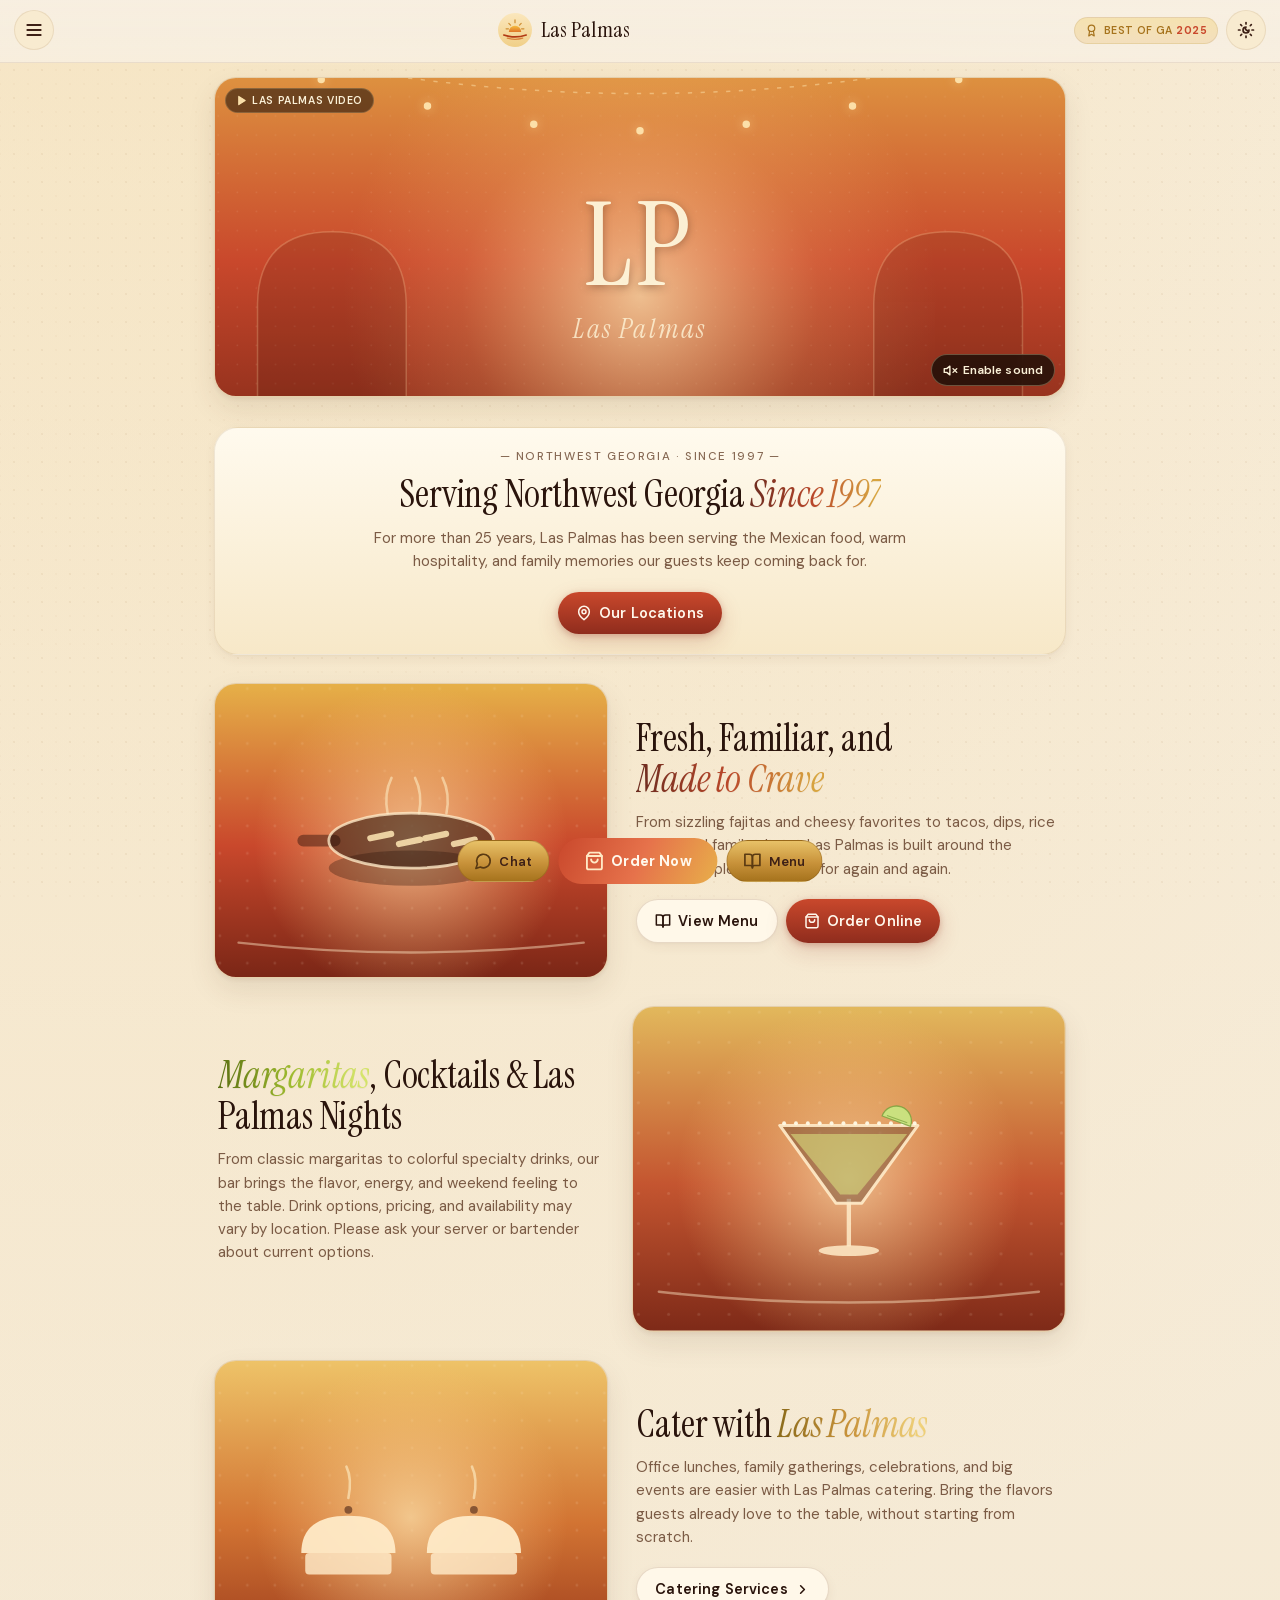
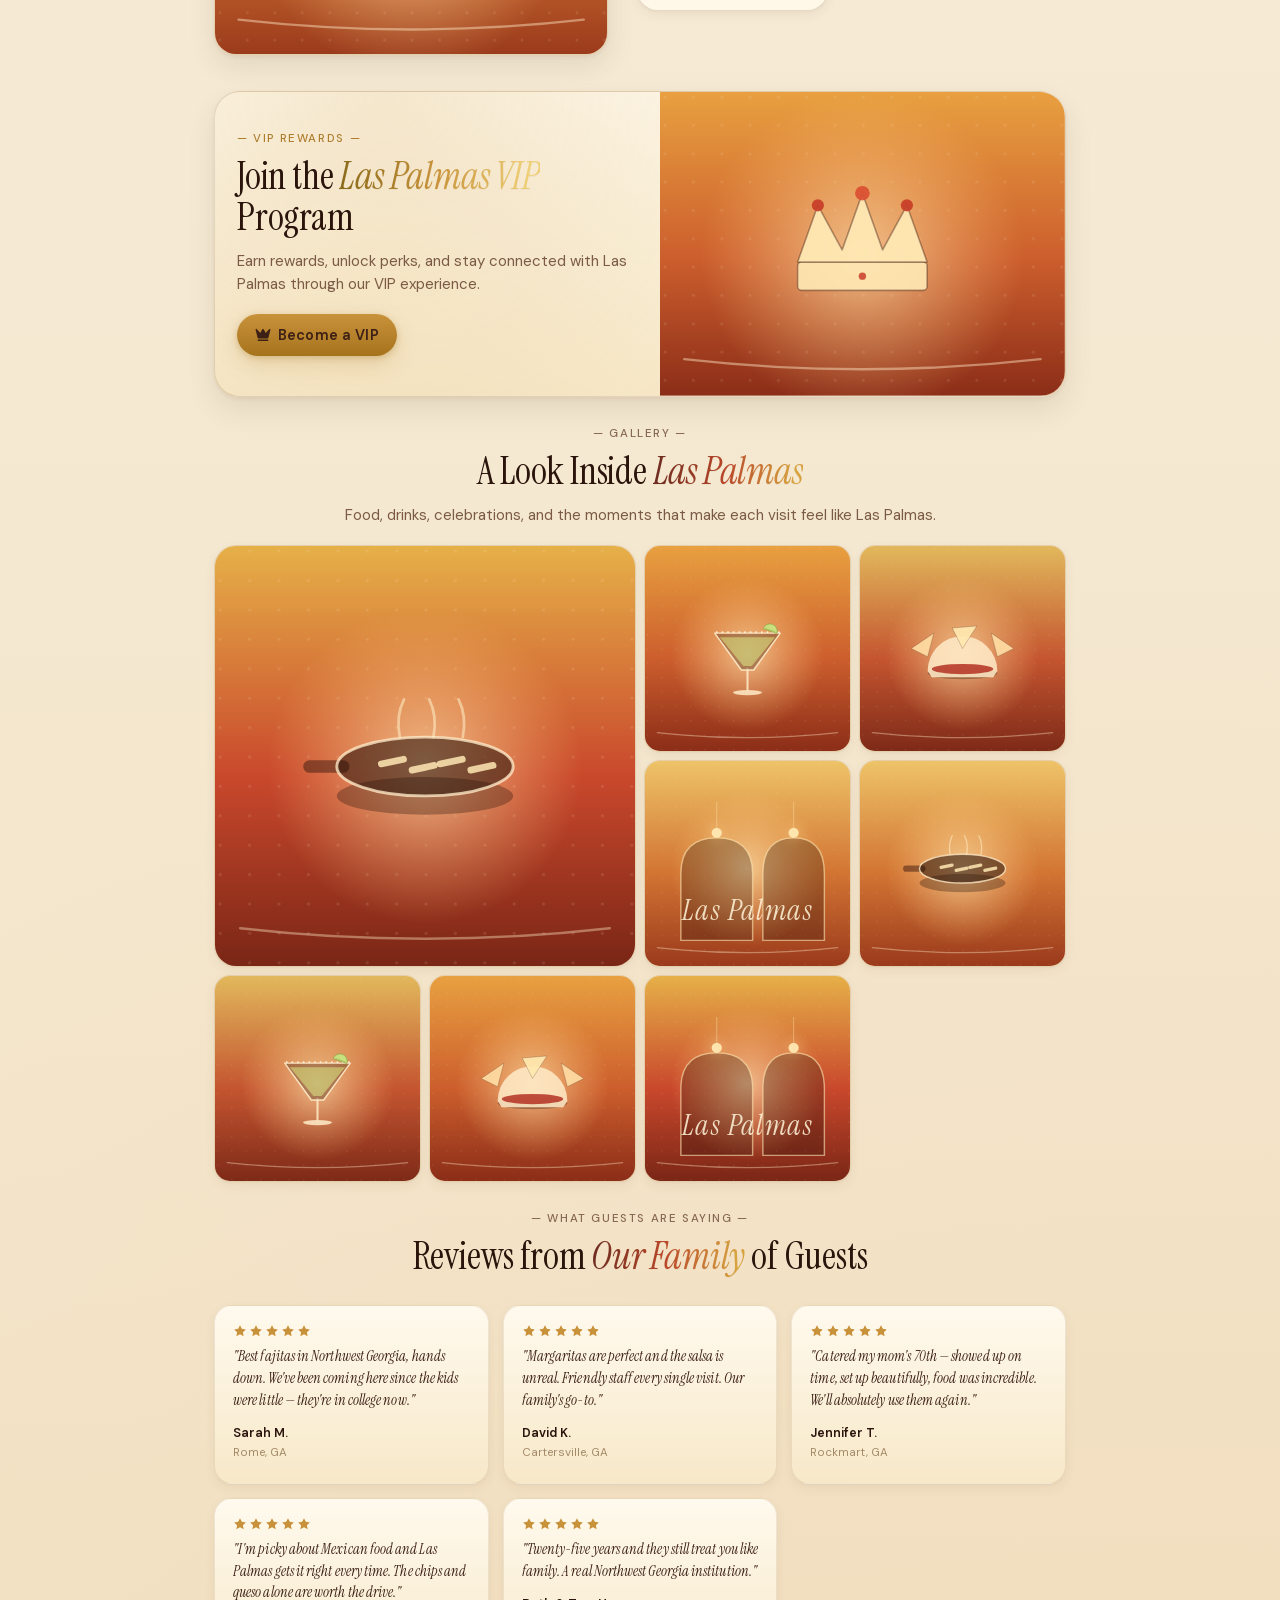
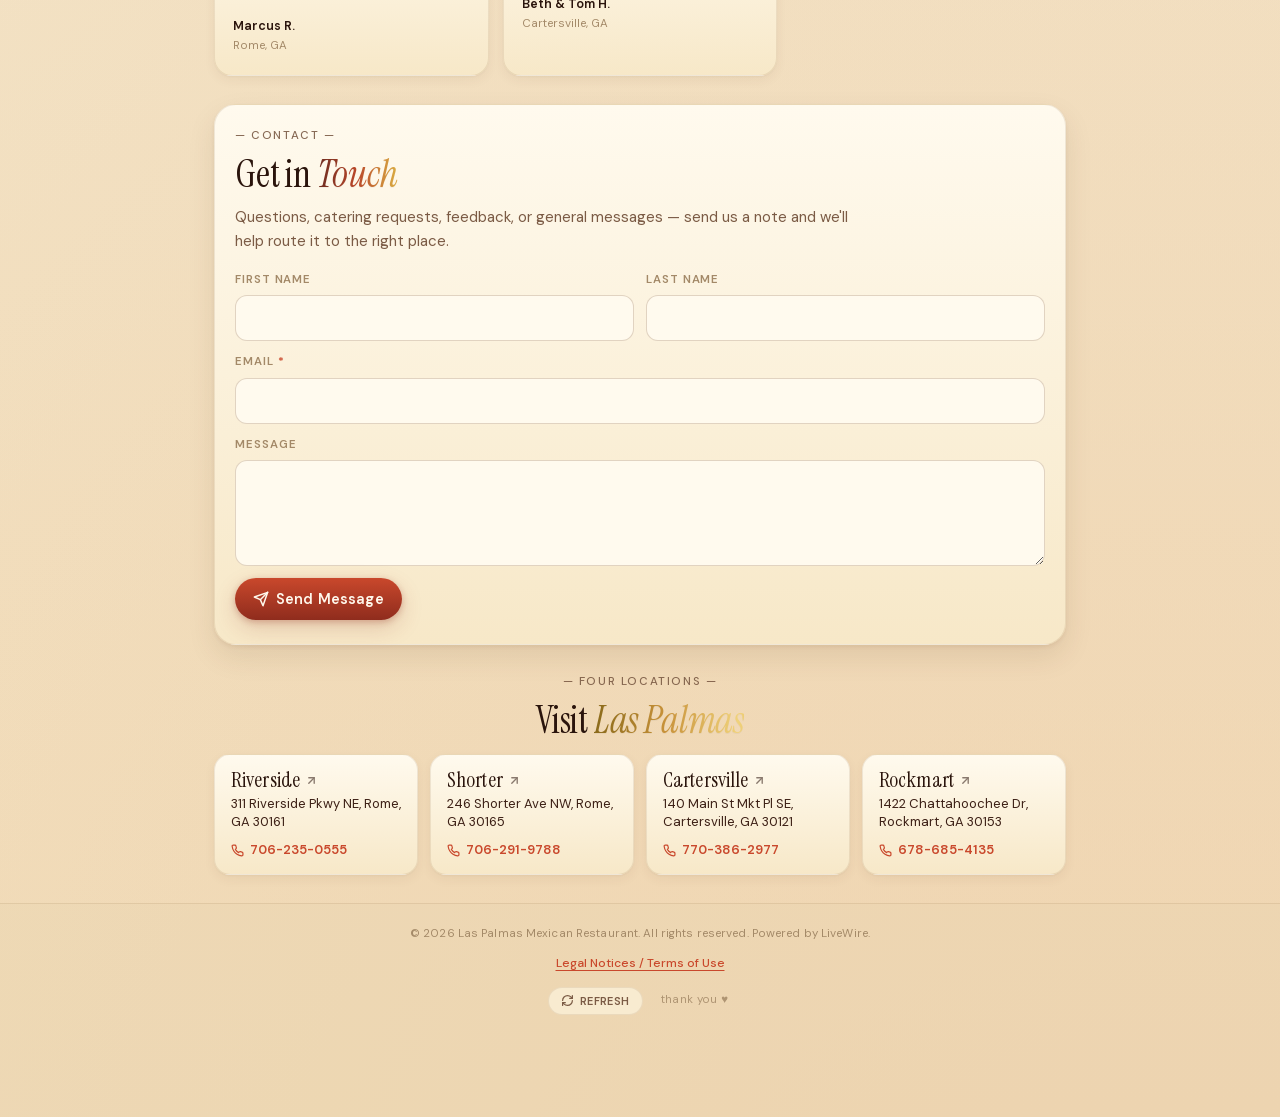
<file: index.html>
<!DOCTYPE html>
<html lang="en" class="no-js">
<head>
<meta charset="utf-8">
<meta name="viewport" content="width=device-width, initial-scale=1">
<title>Las Palmas Mexican Restaurant | Rome &amp; Cartersville, GA</title>
<meta name="description" content="Authentic Mexican food, margaritas &amp; family hospitality in Northwest Georgia since 1997. Four locations: Riverside, Shorter, Cartersville &amp; Rockmart.">
<link rel="canonical" href="https://laspalmasmexicanrest.com/">

<meta property="og:type" content="restaurant">
<meta property="og:site_name" content="Las Palmas Mexican Restaurant">
<meta property="og:title" content="Las Palmas Mexican Restaurant — Northwest Georgia Since 1997">
<meta property="og:description" content="Authentic Mexican food, margaritas &amp; family hospitality in Northwest Georgia since 1997. Four locations across Rome, Cartersville &amp; Rockmart.">
<meta property="og:url" content="https://laspalmasmexicanrest.com/">
<meta property="og:image" content="https://laspalmasmexicanrest.com/assets/images/shared/og-share.jpg">
<meta name="twitter:card" content="summary_large_image">
<meta name="twitter:title" content="Las Palmas Mexican Restaurant — Northwest Georgia Since 1997">
<meta name="twitter:description" content="Authentic Mexican food, margaritas &amp; family hospitality in Northwest Georgia since 1997.">
<meta name="twitter:image" content="https://laspalmasmexicanrest.com/assets/images/shared/og-share.jpg">
<meta name="theme-color" content="#F7EFE2" media="(prefers-color-scheme: light)">
<meta name="theme-color" content="#160C08" media="(prefers-color-scheme: dark)">

<script>(function(){var p='auto';try{var s=localStorage.getItem('lp-home-theme');if(s==='auto'||s==='light'||s==='dark')p=s;}catch(e){}var dark=p==='dark'||(p==='auto'&&(function(){try{return window.matchMedia('(prefers-color-scheme: dark)').matches}catch(e){return false}})());var e=document.documentElement;e.setAttribute('data-lph-pref',p);e.setAttribute('data-lph-dark',dark?'1':'0');e.classList.remove('no-js');})();</script>

<link rel="preload" href="/assets/fonts/instrument-serif.woff2" as="font" type="font/woff2" crossorigin>
<link rel="preload" href="/assets/fonts/dm-sans-var.woff2" as="font" type="font/woff2" crossorigin>

<style>
@font-face{font-family:'Instrument Serif';src:url('/assets/fonts/instrument-serif.woff2') format('woff2');font-weight:400;font-style:normal;font-display:swap}
@font-face{font-family:'Instrument Serif';src:url('/assets/fonts/instrument-serif-italic.woff2') format('woff2');font-weight:400;font-style:italic;font-display:swap}
@font-face{font-family:'DM Sans';src:url('/assets/fonts/dm-sans-var.woff2') format('woff2');font-weight:100 1000;font-style:normal;font-display:swap}
@font-face{font-family:'DM Sans';src:url('/assets/fonts/dm-sans-italic-var.woff2') format('woff2');font-weight:100 1000;font-style:italic;font-display:swap}

/* ════ HomepageV2.8.5 baseStyles — ported verbatim (customer-facing slice) ════ */

:root, .lph-root[data-theme="light"] {
  --bg:           #F7EFE2;
  --bg-deep:      #F2E5C2;
  --surface:      #FFF8E9;
  --surface-soft: #F8EBD0;
  --surface-deep: #F3DFBD;
  --text:         #3D2016;
  --text-strong:  #2A140C;
  --muted:        #7B5B45;
  --soft:         #A38968;
  --gold:         #C8923A;
  --gold-deep:    #A6731D;
  --gold-light:   #F5E2B0;
  --terracotta:        #C9482C;
  --terracotta-deep:   #8F2C1D;
  --terracotta-glow:   rgba(201, 72, 44, 0.20);
  --salsa:        #B83122;
  --green:        #2F7B4F;
  --lime:         #9DBA2E;
  --lime-deep:    #6E8418;
  --border:       rgba(120, 75, 35, 0.18);
  --border-soft:  rgba(120, 75, 35, 0.11);
  --shadow-sm:    0 1px 2px rgba(80, 45, 15, 0.04), 0 4px 12px rgba(80, 45, 15, 0.06);
  --shadow-md:    0 2px 4px rgba(80, 45, 15, 0.07), 0 12px 28px rgba(80, 45, 15, 0.10);
  --shadow-lg:    0 4px 8px rgba(80, 45, 15, 0.09), 0 22px 50px rgba(80, 45, 15, 0.14);

  --page-grad:
    radial-gradient(circle at 12% -6%, rgba(245, 219, 165, 0.55) 0%, transparent 42%),
    radial-gradient(circle at 92% 108%, rgba(232, 178, 138, 0.30) 0%, transparent 52%),
    linear-gradient(180deg, #F7EFE2 0%, #F2E1BE 100%);
  --texture-dot:    rgba(160, 110, 60, 0.045);
  --texture-dot-2:  rgba(160, 110, 60, 0.030);
  --header-bg:      rgba(247, 239, 226, 0.94);
  --header-bg-soft: rgba(247, 239, 226, 0.82);
  --card-grad:      linear-gradient(180deg, #FFFAEE 0%, #F7E8C8 100%);
  --card-hover:     linear-gradient(180deg, #FFFCEF 0%, #F4E0B4 100%);
  --field-bg:       #FFFAEE;
  --field-border:   rgba(120, 75, 35, 0.22);
  --dock-bg:        rgba(255, 250, 238, 0.96);
  --dock-border:    rgba(120, 75, 35, 0.20);
  --drawer-bg:      linear-gradient(180deg, #FFFAEE 0%, #F4E0B4 100%);

  --shimmer-terra-a: #6B2B1F;
  --shimmer-terra-b: #B9472A;
  --shimmer-terra-c: #D8A640;
  --shimmer-terra-d: #C9482C;
  --shimmer-terra-e: #7A2616;

  --shimmer-gold-a: #8A6A1A;
  --shimmer-gold-b: #C8923A;
  --shimmer-gold-c: #F0D27A;
  --shimmer-gold-d: #C8923A;
  --shimmer-gold-e: #8A6A1A;

  --shimmer-lime-a: #5B7012;
  --shimmer-lime-b: #9DBA2E;
  --shimmer-lime-c: #D6E56C;
  --shimmer-lime-d: #9DBA2E;
  --shimmer-lime-e: #5B7012;

  --on-terracotta:  #FFF8EC;
  --on-gold:        #3D2016;

  --font-display:   'Instrument Serif', 'Playfair Display', Georgia, serif;
  --font-body:      'DM Sans', -apple-system, BlinkMacSystemFont, 'Segoe UI', sans-serif;
}

.lph-root[data-theme="dark"] {
  --bg:           #160C08;
  --bg-deep:      #0E0604;
  --surface:      #24140E;
  --surface-soft: #2E1B13;
  --surface-deep: #38241A;
  --text:         #F4E3C4;
  --text-strong:  #FAEDD0;
  --muted:        #C5A987;
  --soft:         #9A7E62;
  --gold:         #D3A647;
  --gold-deep:    #E1B85A;
  --gold-light:   #3F2D14;
  --terracotta:        #D45A35;
  --terracotta-deep:   #A33A22;
  --terracotta-glow:   rgba(212, 90, 53, 0.30);
  --salsa:        #D85540;
  --green:        #6FBF7D;
  --lime:         #D6E56C;
  --lime-deep:    #A8C24E;
  --border:       rgba(211, 166, 71, 0.22);
  --border-soft:  rgba(211, 166, 71, 0.13);
  --shadow-sm:    0 1px 2px rgba(0, 0, 0, 0.40), 0 4px 12px rgba(0, 0, 0, 0.45);
  --shadow-md:    0 2px 6px rgba(0, 0, 0, 0.45), 0 14px 32px rgba(0, 0, 0, 0.55);
  --shadow-lg:    0 4px 10px rgba(0, 0, 0, 0.50), 0 24px 56px rgba(0, 0, 0, 0.65);

  --page-grad:
    radial-gradient(circle at 12% -6%, rgba(180, 105, 50, 0.20) 0%, transparent 45%),
    radial-gradient(circle at 92% 108%, rgba(150, 75, 35, 0.22) 0%, transparent 52%),
    linear-gradient(180deg, #160C08 0%, #0E0604 100%);
  --texture-dot:    rgba(220, 170, 100, 0.028);
  --texture-dot-2:  rgba(220, 170, 100, 0.020);
  --header-bg:      rgba(20, 12, 7, 0.92);
  --header-bg-soft: rgba(20, 12, 7, 0.78);
  --card-grad:      linear-gradient(180deg, #2A1810 0%, #1D1009 100%);
  --card-hover:     linear-gradient(180deg, #321F15 0%, #21130B 100%);
  --field-bg:       #1F140A;
  --field-border:   rgba(211, 166, 71, 0.28);
  --dock-bg:        rgba(22, 13, 8, 0.94);
  --dock-border:    rgba(211, 166, 71, 0.22);
  --drawer-bg:      linear-gradient(180deg, #261612 0%, #150A06 100%);

  --shimmer-terra-a: #8F351F;
  --shimmer-terra-b: #D45A35;
  --shimmer-terra-c: #E5B85C;
  --shimmer-terra-d: #C95630;
  --shimmer-terra-e: #6F2A18;

  --shimmer-gold-a: #9D7220;
  --shimmer-gold-b: #D3A647;
  --shimmer-gold-c: #F2D77B;
  --shimmer-gold-d: #D3A647;
  --shimmer-gold-e: #9D7220;

  --shimmer-lime-a: #6E8418;
  --shimmer-lime-b: #B8D640;
  --shimmer-lime-c: #E0EE7E;
  --shimmer-lime-d: #B8D640;
  --shimmer-lime-e: #6E8418;

  --on-terracotta:  #FFF5E5;
  --on-gold:        #1E0F08;
}

/* ---------- Resets ---------- */
* { box-sizing: border-box; }
html, body { margin: 0; padding: 0; }
body { background: var(--bg, #F7EFE2); color: var(--text, #3D2016); }

.lph-root {
  position: relative;
  min-height: 100dvh;
  min-height: 100vh;
  background: var(--page-grad);
  color: var(--text);
  font-family: var(--font-body);
  font-size: 16px;
  line-height: 1.6;
  -webkit-font-smoothing: antialiased;
  -webkit-tap-highlight-color: transparent;
}
.lph-root::before {
  content: '';
  position: fixed;
  inset: 0;
  pointer-events: none;
  z-index: 0;
  background-image:
    radial-gradient(var(--texture-dot) 1px, transparent 1px),
    radial-gradient(var(--texture-dot-2) 1px, transparent 1px);
  background-size: 28px 28px, 14px 14px;
  background-position: 0 0, 7px 7px;
}

/* ---------- Header ---------- */
.lph-header {
  position: sticky;
  top: 0;
  z-index: 40;
  display: grid;
  grid-template-columns: auto 1fr auto;
  align-items: center;
  gap: 10px;
  padding: max(env(safe-area-inset-top), 10px) 14px 12px;
  background: linear-gradient(180deg, var(--header-bg) 0%, var(--header-bg-soft) 100%);
  backdrop-filter: blur(10px);
  -webkit-backdrop-filter: blur(10px);
  border-bottom: 1px solid var(--border-soft);
}

.lph-iconbtn {
  display: inline-flex;
  align-items: center;
  justify-content: center;
  width: 40px;
  height: 40px;
  border-radius: 999px;
  border: 1px solid var(--border-soft);
  background: var(--surface-soft);
  color: var(--text);
  text-decoration: none;
  cursor: pointer;
  font-family: inherit;
  touch-action: manipulation;
  transition: background 160ms ease, transform 160ms ease, border-color 160ms ease;
}
.lph-iconbtn:hover { background: var(--surface-deep); border-color: var(--border); }
.lph-iconbtn:active { transform: scale(0.96); }
.lph-iconbtn svg { pointer-events: none; }

.lph-header-brand {
  display: inline-flex;
  align-items: center;
  justify-content: center;
  gap: 9px;
  text-decoration: none;
}
.lph-header-name {
  font-family: var(--font-display);
  font-size: clamp(19px, 5vw, 22px);
  font-weight: 400;
  color: var(--text-strong);
  letter-spacing: 0.005em;
  line-height: 1;
}

.lph-header-right {
  display: inline-flex;
  align-items: center;
  gap: 8px;
}

.lph-best-badge {
  display: inline-flex;
  align-items: center;
  gap: 6px;
  padding: 6px 10px;
  background: linear-gradient(180deg, var(--gold-light) 0%, var(--surface-deep) 100%);
  border: 1px solid var(--border-soft);
  border-radius: 999px;
  color: var(--gold-deep);
  font: 600 10.5px var(--font-body);
  letter-spacing: 0.04em;
  text-transform: uppercase;
  white-space: nowrap;
}
.lph-best-badge svg { color: var(--gold-deep); }
.lph-best-badge strong { color: var(--terracotta); font-weight: 700; }

@media (max-width: 480px) {
  .lph-best-badge { padding: 6px 8px; font-size: 9.5px; }
}
@media (max-width: 380px) {
  .lph-best-badge span { display: none; }
  .lph-best-badge { padding: 6px; width: 30px; height: 30px; justify-content: center; }
}

/* ---------- Video hero ---------- */
.lph-video-hero {
  position: relative;
  z-index: 1;
  padding: 14px 14px 0;
  width: 100%;
  max-width: 880px;
  margin: 0 auto;
}
.lph-video-frame {
  position: relative;
  width: 100%;
  aspect-ratio: 16 / 9;
  max-height: 320px;
  border-radius: 22px;
  overflow: hidden;
  border: 1px solid var(--border-soft);
  box-shadow: var(--shadow-md);
  background: var(--surface-deep);
}
.lph-video-el,
.lph-video-placeholder {
  position: absolute;
  inset: 0;
  width: 100%;
  height: 100%;
  display: block;
  object-fit: cover;
}
.lph-video-art { display: block; width: 100%; height: 100%; }

.lph-sound-btn {
  position: absolute;
  bottom: 10px;
  right: 10px;
  display: inline-flex;
  align-items: center;
  gap: 5px;
  padding: 7px 11px;
  background: rgba(20, 12, 6, 0.78);
  color: #FBF1D8;
  border: 1px solid rgba(255, 232, 180, 0.30);
  border-radius: 999px;
  font: 600 12px var(--font-body);
  letter-spacing: 0.01em;
  cursor: pointer;
  touch-action: manipulation;
  backdrop-filter: blur(6px);
  -webkit-backdrop-filter: blur(6px);
  transition: background 140ms ease, transform 140ms ease;
}
.lph-sound-btn:hover { background: rgba(20, 12, 6, 0.92); }
.lph-sound-btn:active { transform: scale(0.96); }
.lph-sound-btn svg { pointer-events: none; }

.lph-video-tagline {
  position: absolute;
  top: 10px;
  left: 10px;
  display: inline-flex;
  align-items: center;
  gap: 5px;
  padding: 5px 10px;
  background: rgba(20, 12, 6, 0.55);
  color: #FBF1D8;
  border: 1px solid rgba(255, 232, 180, 0.20);
  border-radius: 999px;
  font: 600 10.5px var(--font-body);
  letter-spacing: 0.06em;
  text-transform: uppercase;
  pointer-events: none;
}
.lph-video-tagline svg { color: rgba(255, 230, 175, 0.95); }

/* ---------- Main / Section frame ---------- */
.lph-main {
  position: relative;
  z-index: 1;
  width: 100%;
  max-width: 880px;
  margin: 0 auto;
  padding: 8px 14px 0;
}

.lph-section { margin: 28px 0; }
.lph-section-inner { }
.lph-section-inner--text { max-width: 720px; }
.lph-section-inner--center { margin: 0 auto; text-align: center; }
.lph-section-inner--center .lph-lede { margin-left: auto; margin-right: auto; }

.lph-eyebrow {
  font-size: 11.5px;
  font-weight: 500;
  letter-spacing: 0.14em;
  text-transform: uppercase;
  color: var(--muted);
  margin: 0 0 8px;
  opacity: 0.9;
}
.lph-eyebrow--gold { color: var(--gold-deep); }

.lph-h2 {
  font-family: var(--font-display);
  font-weight: 400;
  font-size: clamp(28px, 7.5vw, 38px);
  line-height: 1.07;
  color: var(--text-strong);
  margin: 0 0 12px;
  letter-spacing: -0.005em;
}
.lph-h3 {
  font-family: var(--font-display);
  font-weight: 400;
  font-size: 22px;
  color: var(--text-strong);
  margin: 0 0 6px;
  line-height: 1.15;
}

.lph-lede {
  font-size: 15px;
  color: var(--muted);
  margin: 0 0 18px;
  max-width: 56ch;
  line-height: 1.55;
}

/* ---------- Shimmer accent text ---------- */
.lph-shimmer {
  display: inline-block;
  font-style: italic;
  background-size: 240% auto;
  -webkit-background-clip: text;
  background-clip: text;
  -webkit-text-fill-color: transparent;
  color: transparent;
  animation: lph-shimmer 9s ease-in-out infinite;
  filter: drop-shadow(0 1px 0 rgba(0,0,0,0.04));
}
.lph-shimmer--terra {
  background-image: linear-gradient(90deg,
    var(--shimmer-terra-a), var(--shimmer-terra-b), var(--shimmer-terra-c),
    var(--shimmer-terra-d), var(--shimmer-terra-e), var(--shimmer-terra-a));
}
.lph-shimmer--gold {
  background-image: linear-gradient(90deg,
    var(--shimmer-gold-a), var(--shimmer-gold-b), var(--shimmer-gold-c),
    var(--shimmer-gold-d), var(--shimmer-gold-e), var(--shimmer-gold-a));
}
.lph-shimmer--lime {
  background-image: linear-gradient(90deg,
    var(--shimmer-lime-a), var(--shimmer-lime-b), var(--shimmer-lime-c),
    var(--shimmer-lime-d), var(--shimmer-lime-e), var(--shimmer-lime-a));
}
@keyframes lph-shimmer {
  0%, 100% { background-position: 0% 50%; }
  50%      { background-position: 100% 50%; }
}

/* ---------- Buttons ---------- */
.lph-btn {
  display: inline-flex;
  align-items: center;
  justify-content: center;
  gap: 7px;
  padding: 12px 18px;
  border-radius: 999px;
  border: none;
  font: 600 14.5px var(--font-body);
  letter-spacing: 0.01em;
  cursor: pointer;
  text-decoration: none;
  touch-action: manipulation;
  transition: transform 160ms ease, box-shadow 160ms ease, filter 160ms ease, background 160ms ease, border-color 160ms ease;
}
.lph-btn svg { pointer-events: none; flex-shrink: 0; }
.lph-btn:active { transform: scale(0.97); }

.lph-btn--primary {
  background: linear-gradient(180deg, var(--terracotta) 0%, var(--terracotta-deep) 100%);
  color: var(--on-terracotta);
  box-shadow: 0 2px 6px rgba(143, 44, 29, 0.28), 0 8px 22px rgba(143, 44, 29, 0.18);
}
.lph-btn--primary:hover {
  filter: brightness(1.05);
  box-shadow: 0 3px 10px rgba(143, 44, 29, 0.40), 0 12px 32px rgba(143, 44, 29, 0.24);
}

.lph-btn--secondary {
  background: var(--surface);
  color: var(--text-strong);
  border: 1px solid var(--border);
  box-shadow: var(--shadow-sm);
}
.lph-btn--secondary:hover {
  background: var(--card-hover);
  border-color: var(--gold);
  box-shadow: var(--shadow-md);
}

.lph-btn--gold {
  background: linear-gradient(180deg, var(--gold) 0%, var(--gold-deep) 100%);
  color: var(--on-gold);
  box-shadow: 0 2px 6px rgba(166, 115, 29, 0.30), 0 8px 22px rgba(166, 115, 29, 0.18);
}
.lph-btn--gold:hover {
  filter: brightness(1.06);
  box-shadow: 0 3px 10px rgba(166, 115, 29, 0.40), 0 12px 32px rgba(166, 115, 29, 0.24);
}

.lph-btn--ghost {
  background: transparent;
  color: var(--text);
  border: 1px solid var(--border);
}
.lph-btn--ghost:hover { background: var(--surface-soft); }

.lph-btn-row {
  display: flex;
  flex-wrap: wrap;
  gap: 8px;
}

/* ---------- Welcome section ---------- */
.lph-section--welcome {
  margin-top: 22px;
  text-align: center;
  padding: 20px 8px;
  background: var(--card-grad);
  border: 1px solid var(--border-soft);
  border-radius: 24px;
  box-shadow: var(--shadow-sm);
}
.lph-section--welcome .lph-section-inner--text {
  margin: 0 auto;
  text-align: center;
  max-width: 540px;
}
.lph-section--welcome .lph-lede { margin: 0 auto 18px; }

/* ---------- Split sections (food / drinks / catering) ---------- */
.lph-split {
  display: grid;
  grid-template-columns: 1fr;
  gap: 14px;
  align-items: stretch;
}
@media (min-width: 720px) {
  .lph-split {
    grid-template-columns: 1fr 1.1fr;
    gap: 24px;
    align-items: center;
  }
  .lph-split--reverse .lph-split-art { order: 2; }
}

.lph-split-art {
  width: 100%;
  aspect-ratio: 4 / 3;
  border-radius: 22px;
  overflow: hidden;
  border: 1px solid var(--border-soft);
  box-shadow: var(--shadow-md);
  background: var(--surface-deep);
}
.lph-section-art { display: block; width: 100%; height: 100%; }

.lph-split-body { padding: 4px 4px; }

/* ---------- VIP section (different layout — premium spotlight) ---------- */
.lph-section--vip {
  margin-top: 36px;
}
.lph-vip-card {
  display: grid;
  grid-template-columns: 1fr;
  gap: 0;
  background:
    radial-gradient(circle at 20% 0%, rgba(200, 146, 58, 0.18), transparent 60%),
    var(--card-grad);
  border: 1px solid var(--border);
  border-radius: 26px;
  overflow: hidden;
  box-shadow: var(--shadow-md);
}
@media (min-width: 720px) {
  .lph-vip-card {
    grid-template-columns: 1.1fr 1fr;
    align-items: center;
  }
  .lph-vip-art { order: 2; }
}
.lph-vip-art {
  width: 100%;
  aspect-ratio: 4 / 3;
  overflow: hidden;
  background: var(--surface-deep);
}
.lph-vip-body { padding: 24px 22px 26px; }

/* ---------- Gallery ---------- */
.lph-section--gallery { scroll-margin-top: 80px; }

.lph-gallery {
  display: grid;
  grid-template-columns: repeat(2, 1fr);
  grid-template-rows: auto;
  gap: 8px;
  margin-top: 18px;
}
@media (min-width: 640px) {
  .lph-gallery { grid-template-columns: repeat(4, 1fr); }
}

.lph-gal-tile {
  position: relative;
  width: 100%;
  aspect-ratio: 1 / 1;
  border-radius: 16px;
  overflow: hidden;
  border: 1px solid var(--border-soft);
  background: var(--surface-deep);
  cursor: pointer;
  padding: 0;
  touch-action: manipulation;
  box-shadow: var(--shadow-sm);
  transition: transform 180ms ease, box-shadow 180ms ease, border-color 180ms ease;
}
.lph-gal-tile:hover { box-shadow: var(--shadow-md); border-color: var(--border); transform: translateY(-2px); }
.lph-gal-tile:active { transform: scale(0.98); }
.lph-gal-tile svg { pointer-events: none; }
.lph-gal-art { display: block; width: 100%; height: 100%; }

.lph-gal-tile--hero {
  grid-column: 1 / -1;
  aspect-ratio: 16 / 11;
  border-radius: 22px;
}
@media (min-width: 640px) {
  .lph-gal-tile--hero { grid-column: 1 / span 2; grid-row: 1 / span 2; aspect-ratio: 1 / 1; }
}

/* ---------- Testimonials ---------- */
.lph-testimonials {
  display: flex;
  gap: 12px;
  overflow-x: auto;
  scroll-snap-type: x mandatory;
  -webkit-overflow-scrolling: touch;
  scrollbar-width: none;
  padding: 8px 4px 14px;
  margin: 18px -14px 0;
  padding-left: 14px;
  padding-right: 14px;
}
.lph-testimonials::-webkit-scrollbar { display: none; }
@media (min-width: 760px) {
  .lph-testimonials {
    display: grid;
    grid-template-columns: repeat(3, 1fr);
    gap: 14px;
    overflow: visible;
    padding: 14px 0 0;
    margin: 14px 0 0;
  }
}

.lph-testimonial {
  flex-shrink: 0;
  scroll-snap-align: start;
  width: 78vw;
  max-width: 320px;
  padding: 18px 18px 20px;
  background: var(--card-grad);
  border: 1px solid var(--border-soft);
  border-radius: 18px;
  box-shadow: var(--shadow-sm);
  display: flex;
  flex-direction: column;
  gap: 8px;
}
@media (min-width: 760px) { .lph-testimonial { width: auto; max-width: none; } }

.lph-stars {
  display: inline-flex;
  gap: 2px;
  color: var(--gold);
}

.lph-testimonial-quote {
  margin: 0;
  font-size: 14.5px;
  color: var(--text);
  line-height: 1.5;
  font-family: var(--font-display);
  font-style: italic;
  letter-spacing: 0.005em;
  display: -webkit-box;
  -webkit-line-clamp: 5;
  -webkit-box-orient: vertical;
  overflow: hidden;
}

.lph-testimonial-attr {
  margin: 4px 0 0;
  font-size: 12.5px;
  display: flex;
  flex-direction: column;
  gap: 1px;
}
.lph-testimonial-name {
  font-family: var(--font-body);
  font-weight: 600;
  color: var(--text-strong);
  font-style: normal;
}
.lph-testimonial-city { color: var(--soft); font-size: 11.5px; }

/* ---------- Contact form ---------- */
.lph-section--contact { scroll-margin-top: 80px; }
.lph-contact-card {
  padding: 22px 20px 24px;
  background: var(--card-grad);
  border: 1px solid var(--border-soft);
  border-radius: 22px;
  box-shadow: var(--shadow-md);
}

.lph-form {
  margin-top: 14px;
  display: flex;
  flex-direction: column;
  gap: 12px;
}
.lph-form-row {
  display: grid;
  grid-template-columns: 1fr;
  gap: 12px;
}
@media (min-width: 540px) {
  .lph-form-row { grid-template-columns: 1fr 1fr; }
}

.lph-field {
  display: flex;
  flex-direction: column;
  gap: 6px;
}
.lph-field label {
  font-size: 11.5px;
  font-weight: 600;
  letter-spacing: 0.08em;
  text-transform: uppercase;
  color: var(--soft);
}
.lph-req { color: var(--terracotta); }

.lph-field input,
.lph-field textarea {
  width: 100%;
  padding: 12px 14px;
  background: var(--field-bg);
  color: var(--text);
  border: 1px solid var(--field-border);
  border-radius: 12px;
  font: 15px var(--font-body);
  outline: none;
  resize: vertical;
  transition: border-color 140ms ease, box-shadow 140ms ease;
  font-family: inherit;
}
.lph-field input:focus,
.lph-field textarea:focus {
  border-color: var(--gold);
  box-shadow: 0 0 0 3px rgba(200, 146, 58, 0.20);
}
.lph-field textarea { min-height: 96px; }

.lph-form-submit { align-self: flex-start; }

.lph-contact-success {
  text-align: center;
  padding: 18px 8px 4px;
  display: flex;
  flex-direction: column;
  gap: 8px;
  align-items: center;
}
.lph-contact-check {
  width: 56px;
  height: 56px;
  border-radius: 999px;
  background: linear-gradient(180deg, var(--green), #1F5C3A);
  color: #F4FEF0;
  display: inline-flex;
  align-items: center;
  justify-content: center;
  box-shadow: 0 4px 14px rgba(47, 123, 79, 0.30);
  margin-bottom: 6px;
}
.lph-root[data-theme="dark"] .lph-contact-check {
  background: linear-gradient(180deg, #2F7B4F, #1A4A2E);
  color: #ECFADF;
}

/* ---------- Footer locations ---------- */
.lph-section--locations { margin-top: 28px; }
.lph-loc-grid {
  display: grid;
  grid-template-columns: 1fr;
  gap: 10px;
  margin-top: 14px;
}
@media (min-width: 540px) {
  .lph-loc-grid { grid-template-columns: repeat(2, 1fr); gap: 12px; }
}
@media (min-width: 820px) {
  .lph-loc-grid { grid-template-columns: repeat(4, 1fr); }
}

.lph-loc {
  display: flex;
  flex-direction: column;
  gap: 4px;
  padding: 14px 16px;
  background: var(--card-grad);
  border: 1px solid var(--border-soft);
  border-radius: 16px;
  box-shadow: var(--shadow-sm);
  transition: transform 180ms ease, box-shadow 180ms ease, border-color 180ms ease, background 180ms ease;
}
.lph-loc:hover {
  background: var(--card-hover);
  border-color: var(--border);
  box-shadow: var(--shadow-md);
  transform: translateY(-1px);
}

.lph-loc-name a{color:inherit;text-decoration:none;display:inline-flex;align-items:center;gap:5px}
.lph-loc-name a:hover{color:var(--terracotta)}
.lph-loc-name a svg{opacity:.55}
.lph-loc-name a:hover svg{opacity:1}
.lph-loc-name {
  font-family: var(--font-display);
  font-weight: 400;
  font-size: 21px;
  color: var(--text-strong);
  margin: 0;
  line-height: 1.05;
  letter-spacing: 0.005em;
}
.lph-loc-addr {
  font-size: 13px;
  color: var(--text);
  text-decoration: none;
  line-height: 1.4;
}
.lph-loc-addr:hover { color: var(--terracotta); text-decoration: underline; text-underline-offset: 3px; }
.lph-loc-note {
  margin: 0;
  font-size: 11.5px;
  color: var(--gold-deep);
  font-weight: 600;
  letter-spacing: 0.02em;
}
.lph-loc-phone {
  display: inline-flex;
  align-items: center;
  gap: 6px;
  margin-top: 4px;
  font-size: 13px;
  color: var(--terracotta);
  text-decoration: none;
  font-weight: 600;
  font-variant-numeric: tabular-nums;
  align-self: flex-start;
}
.lph-loc-phone:hover { color: var(--terracotta-deep); text-decoration: underline; text-underline-offset: 3px; }
.lph-loc-phone svg { color: var(--terracotta); }

/* ---------- Legal footer ---------- */
.lph-legal-footer {
  position: relative;
  z-index: 1;
  margin-top: 20px;
  padding: 22px 14px 14px;
  background: rgba(232, 213, 174, 0.30);
  border-top: 1px solid var(--border-soft);
  text-align: center;
}
.lph-root[data-theme="dark"] .lph-legal-footer { background: rgba(36, 22, 14, 0.5); }

.lph-legal-inner {
  max-width: 880px;
  margin: 0 auto;
  display: flex;
  flex-direction: column;
  align-items: center;
  gap: 8px;
}
.lph-copyright {
  margin: 0;
  font-size: 11.5px;
  color: var(--soft);
  letter-spacing: 0.01em;
  line-height: 1.4;
}
.lph-legal-btn {
  background: none;
  border: none;
  font: 500 12px var(--font-body);
  color: var(--terracotta);
  text-decoration: underline;
  text-underline-offset: 3px;
  cursor: pointer;
  padding: 4px 6px;
}
.lph-legal-btn:hover { color: var(--terracotta-deep); }

/* ---------- Footer utility row (v2.5): refresh + hidden admin gate ---------- */
.lph-foot-utility {
  display: inline-flex;
  align-items: center;
  gap: 14px;
  margin-top: 4px;
}
.lph-foot-refresh {
  display: inline-flex;
  align-items: center;
  gap: 6px;
  padding: 6px 12px;
  background: var(--surface-soft);
  border: 1px solid var(--border-soft);
  border-radius: 999px;
  color: var(--muted);
  font: 600 11px var(--font-body);
  letter-spacing: 0.04em;
  text-transform: uppercase;
  cursor: pointer;
  touch-action: manipulation;
  transition: background 140ms ease, color 140ms ease, transform 140ms ease, border-color 140ms ease;
}
.lph-foot-refresh:hover { background: var(--surface-deep); color: var(--text); border-color: var(--border); }
.lph-foot-refresh:active { transform: scale(0.96); }
.lph-foot-refresh svg { pointer-events: none; }
.lph-foot-thanks {
  font-size: 11.5px;
  color: var(--soft);
  letter-spacing: 0.03em;
  cursor: default;
  user-select: none;
  -webkit-user-select: none;
  padding: 4px 4px;
  opacity: 0.85;
  transition: opacity 140ms ease;
}
.lph-foot-thanks:active { opacity: 0.6; }

.lph-dock-spacer {
  height: 88px;
}

/* ---------- Sticky action dock — buttons float independently ---------- */
.lph-dock {
  position: fixed;
  z-index: 35;
  left: 50%;
  bottom: calc(env(safe-area-inset-bottom, 0px) + 16px);
  transform: translateX(-50%);
  display: inline-flex;
  align-items: center;
  gap: 9px;
  padding: 0;
  background: none;
  border: none;
  border-radius: 0;
  backdrop-filter: none;
  -webkit-backdrop-filter: none;
  box-shadow: none;
  max-width: calc(100% - 20px);
  pointer-events: none; /* children re-enable */
}

.lph-dock-btn {
  pointer-events: auto;
  display: inline-flex;
  align-items: center;
  justify-content: center;
  gap: 7px;
  text-decoration: none;
  font: 600 13px var(--font-body);
  letter-spacing: 0.015em;
  border: none;
  cursor: pointer;
  touch-action: manipulation;
  transition: transform 160ms ease, filter 160ms ease;
  white-space: nowrap;
}
.lph-dock-btn svg { pointer-events: none; flex-shrink: 0; }
.lph-dock-btn:active { transform: translateY(2px) scale(0.97); }

/* Side buttons (Chat / Menu) — warm GOLD, subtle 3D lip + soft glow breath.
   v2.5: gives the dock more life. Constant lip; only the outer glow pulses. */
.lph-dock-btn--side {
  padding: 11px 16px;
  background: linear-gradient(180deg, #E8C268 0%, #C8923A 55%, #A6731D 100%);
  color: #3D2016;
  border: 1px solid rgba(120, 80, 20, 0.32);
  border-radius: 999px;
  animation: lph-gold-glow 3.6s ease-in-out infinite;
}
.lph-dock-btn--side:hover { filter: brightness(1.06); }
.lph-dock-btn--side svg { color: #5A3A12; }
@keyframes lph-gold-glow {
  0%, 100% {
    box-shadow:
      0 1px 0 rgba(255, 248, 222, 0.55) inset,
      0 -2px 5px rgba(120, 80, 20, 0.30) inset,
      0 2px 0 rgba(120, 80, 20, 0.50),
      0 5px 14px rgba(200, 146, 58, 0.30);
  }
  50% {
    box-shadow:
      0 1px 0 rgba(255, 248, 222, 0.55) inset,
      0 -2px 5px rgba(120, 80, 20, 0.30) inset,
      0 2px 0 rgba(120, 80, 20, 0.50),
      0 7px 20px rgba(240, 210, 120, 0.52);
  }
}
.lph-root[data-theme="dark"] .lph-dock-btn--side {
  background: linear-gradient(180deg, #EBC871 0%, #CFA047 55%, #9D7220 100%);
  color: #1E0F08;
  border: 1px solid rgba(0, 0, 0, 0.35);
}
.lph-root[data-theme="dark"] .lph-dock-btn--side svg { color: #3A2408; }

/* Order Now — conversion king. v2.5: subtle 3D lip + theme-color shimmer +
   breathing glow (adapted from the menu CTA). Lip stays constant; the outer
   glow breathes and the gradient drifts. */
.lph-dock-btn--main {
  padding: 13px 26px;
  background-image: linear-gradient(115deg, #C9482C, #E6724B, #E8B24A, #E6724B, #C9482C);
  background-size: 220% 100%;
  background-position: 0% 50%;
  color: #FFF8EC;
  border: none;
  border-radius: 999px;
  font-size: 14.5px;
  font-weight: 700;
  letter-spacing: 0.02em;
  animation: lph-cta-pulse 2.8s ease-in-out infinite, lph-cta-shimmer 7s ease-in-out infinite;
}
.lph-dock-btn--main:hover { filter: brightness(1.05) saturate(1.04); }
.lph-dock-btn--main svg { color: #FFE9C5; }
@keyframes lph-cta-pulse {
  0%, 100% {
    box-shadow:
      0 1px 0 rgba(255, 255, 255, 0.26) inset,
      0 -2px 6px rgba(74, 16, 6, 0.34) inset,
      0 3px 0 rgba(74, 16, 6, 0.55),
      0 6px 16px rgba(170, 50, 28, 0.34);
  }
  50% {
    box-shadow:
      0 1px 0 rgba(255, 255, 255, 0.26) inset,
      0 -2px 6px rgba(74, 16, 6, 0.34) inset,
      0 3px 0 rgba(74, 16, 6, 0.55),
      0 10px 28px rgba(170, 50, 28, 0.56);
  }
}
@keyframes lph-cta-shimmer {
  0%   { background-position: 0% 50%; }
  50%  { background-position: 100% 50%; }
  100% { background-position: 0% 50%; }
}
.lph-root[data-theme="dark"] .lph-dock-btn--main {
  background-image: linear-gradient(115deg, #D45A35, #F08055, #E5B85C, #F08055, #D45A35);
}

@media (max-width: 380px) {
  .lph-dock { gap: 6px; }
  .lph-dock-btn--side { padding: 11px; width: 42px; font-size: 12.5px; }
  .lph-dock-btn--side span { display: none; }
  .lph-dock-btn--main { padding: 13px 22px; font-size: 14px; }
}

/* ---------- Hamburger drawer ---------- */
.lph-drawer-backdrop {
  position: fixed;
  inset: 0;
  z-index: 92;
  background: rgba(35, 16, 8, 0.55);
  backdrop-filter: blur(3px);
  -webkit-backdrop-filter: blur(3px);
  animation: lph-fade 200ms ease;
  display: flex;
  justify-content: flex-end;
}
@keyframes lph-fade { from { opacity: 0; } to { opacity: 1; } }

.lph-drawer {
  width: 100%;
  max-width: 360px;
  height: 100%;
  background: var(--drawer-bg);
  border-left: 1px solid var(--border);
  display: flex;
  flex-direction: column;
  animation: lph-slide-in 280ms cubic-bezier(.2, .7, .2, 1);
  box-shadow: -20px 0 60px rgba(35, 16, 8, 0.30);
  padding: max(env(safe-area-inset-top), 12px) 0 max(env(safe-area-inset-bottom), 12px);
}
@keyframes lph-slide-in {
  from { transform: translateX(100%); }
  to   { transform: translateX(0); }
}

.lph-drawer-head {
  display: flex;
  align-items: center;
  justify-content: space-between;
  padding: 8px 16px 14px;
  border-bottom: 1px solid var(--border-soft);
}
.lph-drawer-brand {
  display: inline-flex;
  align-items: center;
  gap: 9px;
  font-family: var(--font-display);
  font-size: 19px;
  color: var(--text-strong);
}

.lph-drawer-nav {
  flex: 1;
  overflow-y: auto;
  padding: 8px 0;
}

.lph-drawer-link {
  display: flex;
  align-items: center;
  justify-content: space-between;
  width: 100%;
  padding: 13px 22px;
  background: transparent;
  border: none;
  text-align: left;
  text-decoration: none;
  font-family: var(--font-display);
  font-weight: 400;
  font-size: 20px;
  color: var(--text-strong);
  letter-spacing: 0.005em;
  cursor: pointer;
  transition: background 140ms ease, color 140ms ease;
  touch-action: manipulation;
}
.lph-drawer-link:hover { background: var(--surface-soft); color: var(--terracotta); }

/* Drawer sub-group styles (retained from original; not currently triggered) */
.lph-drawer-link--toggle {
  display: flex;
  align-items: center;
  justify-content: space-between;
  width: 100%;
  padding: 13px 22px;
  background: transparent;
  border: none;
  text-align: left;
  font-family: var(--font-display);
  font-weight: 400;
  font-size: 20px;
  color: var(--text-strong);
  cursor: pointer;
}
.lph-drawer-chev {
  transition: transform 220ms cubic-bezier(.4, .14, .3, 1);
  color: var(--muted);
}
.lph-drawer-chev.is-flipped { transform: rotate(180deg); }
.lph-drawer-group { border-bottom: 1px solid var(--border-soft); }
.lph-drawer-group:last-child { border-bottom: none; }
.lph-drawer-sub {
  max-height: 0;
  overflow: hidden;
  opacity: 0;
  background: var(--surface-soft);
  transition: max-height 320ms cubic-bezier(.4, .14, .3, 1), opacity 220ms ease;
}
.lph-drawer-sub.is-open { max-height: 480px; opacity: 1; }
.lph-drawer-sublink {
  display: block;
  padding: 9px 38px;
  font: 500 14.5px var(--font-body);
  color: var(--muted);
  text-decoration: none;
  transition: color 140ms ease, background 140ms ease;
}
.lph-drawer-sublink:hover { color: var(--terracotta); background: var(--surface-deep); }

/* ---------- Modals (generic) ---------- */
.lph-modal-backdrop {
  position: fixed;
  inset: 0;
  z-index: 70;
  background: rgba(35, 16, 8, 0.55);
  backdrop-filter: blur(3px);
  -webkit-backdrop-filter: blur(3px);
  display: flex;
  align-items: flex-end;
  justify-content: center;
  padding: max(env(safe-area-inset-top), 16px) 12px max(env(safe-area-inset-bottom), 12px);
  animation: lph-fade 200ms ease;
}
@media (min-width: 600px) {
  .lph-modal-backdrop { align-items: center; padding: 24px; }
}
.lph-modal {
  width: 100%;
  max-width: 560px;
  max-height: 90dvh;
  display: flex;
  flex-direction: column;
  background: var(--card-grad);
  border: 1px solid var(--border);
  border-radius: 22px;
  box-shadow: 0 20px 60px rgba(35, 16, 8, 0.40);
  overflow: hidden;
  animation: lph-rise 240ms cubic-bezier(.2, .7, .2, 1);
}
@keyframes lph-rise { from { transform: translateY(20px); opacity: 0; } to { transform: translateY(0); opacity: 1; } }

.lph-modal--legal { max-width: 680px; max-height: 92dvh; }

.lph-modal-head {
  display: flex;
  align-items: center;
  justify-content: space-between;
  gap: 10px;
  padding: 16px 16px 12px;
  border-bottom: 1px solid var(--border-soft);
  background: linear-gradient(180deg, var(--surface-soft), var(--card-grad));
}
.lph-modal-head--sticky {
  position: sticky;
  top: 0;
  z-index: 2;
  background: linear-gradient(180deg, var(--surface), var(--card-grad));
}
.lph-modal-title {
  font-family: var(--font-display);
  font-weight: 400;
  font-size: 22px;
  color: var(--text-strong);
  margin: 0;
  line-height: 1.15;
}

.lph-modal-body {
  flex: 1;
  padding: 18px 20px;
  overflow-y: auto;
  font-size: 14.5px;
  line-height: 1.6;
  color: var(--text);
}
.lph-modal-body--center { text-align: center; padding: 24px 22px; }
.lph-modal-body--scroll { padding: 18px 22px; }

.lph-fineprint { font-size: 12px; color: var(--soft); margin-top: 6px; }

.lph-modal-foot {
  display: flex;
  gap: 10px;
  padding: 12px 16px;
  border-top: 1px solid var(--border-soft);
  background: var(--surface-soft);
}
.lph-modal-foot .lph-btn { flex: 1; }

/* ---------- Legal content ---------- */
.lph-legal { font-size: 13.5px; line-height: 1.65; color: var(--text); }
.lph-legal p { margin: 0 0 12px; }
.lph-legal ul { margin: 0 0 14px; padding-left: 20px; }
.lph-legal li { margin-bottom: 6px; }
.lph-legal h3 {
  font-family: var(--font-display);
  font-weight: 400;
  font-size: 19px;
  color: var(--text-strong);
  margin: 22px 0 8px;
  line-height: 1.2;
}
.lph-legal h4 {
  font-family: var(--font-body);
  font-weight: 600;
  font-size: 14px;
  color: var(--text-strong);
  margin: 16px 0 6px;
}
.lph-legal strong { color: var(--text-strong); }
.lph-legal-meta {
  padding: 8px 12px;
  background: var(--surface-soft);
  border: 1px solid var(--border-soft);
  border-radius: 10px;
  display: inline-block;
  margin-bottom: 12px;
}

/* ---------- Lightbox ---------- */
.lph-lightbox {
  position: fixed;
  inset: 0;
  z-index: 80;
  background: rgba(15, 7, 3, 0.92);
  display: flex;
  align-items: center;
  justify-content: center;
  padding: max(env(safe-area-inset-top), 16px) 56px max(env(safe-area-inset-bottom), 16px);
  animation: lph-fade 220ms ease;
}
.lph-lb-stage {
  position: relative;
  width: 100%;
  max-width: 680px;
  max-height: 100%;
  display: flex;
  flex-direction: column;
  align-items: center;
  gap: 10px;
}
.lph-lb-art {
  width: 100%;
  aspect-ratio: 1 / 1;
  max-height: 75vh;
  max-width: min(680px, 75vh);
  border-radius: 18px;
  overflow: hidden;
  box-shadow: 0 20px 60px rgba(0, 0, 0, 0.6);
  background: #1A0E08;
}
.lph-lb-caption {
  margin: 0;
  font-size: 13.5px;
  color: rgba(255, 245, 220, 0.92);
  font-family: var(--font-display);
  font-style: italic;
  letter-spacing: 0.01em;
  text-align: center;
}
.lph-lb-counter {
  margin: 0;
  font-size: 11.5px;
  font-weight: 600;
  letter-spacing: 0.14em;
  text-transform: uppercase;
  color: rgba(255, 235, 195, 0.65);
  font-variant-numeric: tabular-nums;
}
.lph-lb-close {
  position: absolute;
  top: max(env(safe-area-inset-top), 14px);
  right: 14px;
  width: 42px;
  height: 42px;
  border-radius: 999px;
  background: rgba(255, 232, 180, 0.14);
  border: 1px solid rgba(255, 232, 180, 0.25);
  color: #FBF1D8;
  display: inline-flex;
  align-items: center;
  justify-content: center;
  cursor: pointer;
  touch-action: manipulation;
  transition: background 140ms ease, transform 140ms ease;
}
.lph-lb-close:hover { background: rgba(255, 232, 180, 0.22); }
.lph-lb-close:active { transform: scale(0.96); }
.lph-lb-close svg { pointer-events: none; }
.lph-lb-nav {
  position: absolute;
  top: 50%;
  transform: translateY(-50%);
  width: 44px;
  height: 44px;
  border-radius: 999px;
  background: rgba(255, 232, 180, 0.14);
  border: 1px solid rgba(255, 232, 180, 0.22);
  color: #FBF1D8;
  display: inline-flex;
  align-items: center;
  justify-content: center;
  cursor: pointer;
  touch-action: manipulation;
  transition: background 140ms ease, transform 140ms ease;
}
.lph-lb-nav:hover { background: rgba(255, 232, 180, 0.22); }
.lph-lb-nav:active { transform: translateY(-50%) scale(0.96); }
.lph-lb-nav svg { pointer-events: none; }
.lph-lb-nav--prev { left: 8px; }
.lph-lb-nav--next { right: 8px; }
@media (max-width: 480px) {
  .lph-lb-nav { width: 38px; height: 38px; }
  .lph-lb-nav--prev { left: 6px; }
  .lph-lb-nav--next { right: 6px; }
}

/* ---------- Focus styles ---------- */
.lph-root a:focus-visible,
.lph-root button:focus-visible,
.lph-root input:focus-visible,
.lph-root textarea:focus-visible {
  outline: 2px solid var(--gold);
  outline-offset: 2px;
}

/* ---------- Subtle entrance animations ---------- */
@media (prefers-reduced-motion: no-preference) {
  .lph-main > .lph-section {
    opacity: 0;
    transform: translateY(12px);
    animation: lph-rise-in 700ms cubic-bezier(.2, .7, .2, 1) forwards;
  }
  .lph-main > .lph-section:nth-child(1) { animation-delay: 60ms; }
  .lph-main > .lph-section:nth-child(2) { animation-delay: 120ms; }
  .lph-main > .lph-section:nth-child(3) { animation-delay: 180ms; }
  .lph-main > .lph-section:nth-child(4) { animation-delay: 240ms; }
  .lph-main > .lph-section:nth-child(5) { animation-delay: 300ms; }
  .lph-main > .lph-section:nth-child(6) { animation-delay: 360ms; }
  .lph-main > .lph-section:nth-child(n+7) { animation-delay: 420ms; }
}
@keyframes lph-rise-in {
  from { opacity: 0; transform: translateY(12px); }
  to   { opacity: 1; transform: translateY(0); }
}

/* =========================================================================
   v2.5 — Welcome intro
   ========================================================================= */
.lph-intro {
  position: fixed;
  inset: 0;
  z-index: 120;
  display: grid;
  place-items: center;
  overflow: hidden;
  pointer-events: none;
  background:
    radial-gradient(circle at 50% 42%, rgba(232, 178, 74, 0.34), transparent 58%),
    radial-gradient(circle at 22% 78%, rgba(201, 72, 44, 0.26), transparent 55%),
    radial-gradient(circle at 80% 24%, rgba(95, 122, 46, 0.20), transparent 52%),
    var(--bg);
  animation: lph-intro-veil 1650ms ease forwards;
}
.lph-intro-bloom {
  position: absolute;
  width: 120vmin;
  height: 120vmin;
  border-radius: 50%;
  background: radial-gradient(circle,
    rgba(245, 219, 165, 0.55) 0%,
    rgba(232, 178, 74, 0.30) 35%,
    rgba(201, 72, 44, 0.12) 60%,
    transparent 72%);
  filter: blur(6px);
  animation: lph-intro-bloom 1650ms cubic-bezier(.2,.7,.2,1) forwards;
}
.lph-intro-arc {
  position: relative;
  width: clamp(150px, 44vmin, 230px);
  height: auto;
  margin-bottom: 6px;
  animation: lph-intro-arc 1000ms cubic-bezier(.2,.7,.2,1) both;
}
.lph-intro-rays { animation: lph-intro-rays 1400ms ease both; transform-origin: 100px 78px; }
.lph-intro-sunbody { animation: lph-intro-sun 900ms cubic-bezier(.2,.7,.2,1) both; transform-origin: 100px 78px; }
.lph-intro-text {
  position: relative;
  display: flex;
  flex-direction: column;
  align-items: center;
  gap: 2px;
  text-align: center;
}
.lph-intro-welcome {
  font: 500 13px var(--font-body);
  letter-spacing: 0.34em;
  text-transform: uppercase;
  color: var(--muted);
  animation: lph-intro-rise 700ms ease both;
  animation-delay: 160ms;
}
.lph-intro-name {
  font-family: var(--font-display);
  font-weight: 400;
  font-size: clamp(40px, 13vw, 68px);
  line-height: 1.02;
  letter-spacing: 0.01em;
  background-image: linear-gradient(90deg,
    var(--shimmer-terra-b), var(--shimmer-terra-c), var(--gold),
    var(--shimmer-terra-c), var(--shimmer-terra-b));
  background-size: 220% auto;
  -webkit-background-clip: text;
  background-clip: text;
  -webkit-text-fill-color: transparent;
  color: transparent;
  animation: lph-intro-name 900ms cubic-bezier(.2,.7,.2,1) both, lph-shimmer 4.5s ease-in-out 0.6s infinite;
  animation-delay: 300ms, 600ms;
  filter: drop-shadow(0 2px 6px rgba(120, 45, 18, 0.18));
}
@keyframes lph-intro-veil { 0%, 66% { opacity: 1; } 100% { opacity: 0; } }
@keyframes lph-intro-bloom {
  0%   { opacity: 0; transform: scale(0.6); }
  40%  { opacity: 0.95; }
  70%  { opacity: 0.8; transform: scale(1.06); }
  100% { opacity: 0; transform: scale(1.16); }
}
@keyframes lph-intro-arc {
  0%   { opacity: 0; transform: translateY(16px) scale(0.92); }
  60%  { opacity: 1; }
  100% { opacity: 1; transform: translateY(0) scale(1); }
}
@keyframes lph-intro-rays { 0% { opacity: 0; } 55% { opacity: 0.85; } 100% { opacity: 0.85; } }
@keyframes lph-intro-sun { 0% { transform: scaleY(0.2); opacity: 0; } 100% { transform: scaleY(1); opacity: 1; } }
@keyframes lph-intro-rise { 0% { opacity: 0; transform: translateY(10px); } 100% { opacity: 1; transform: translateY(0); } }
@keyframes lph-intro-name { 0% { opacity: 0; transform: translateY(14px) scale(0.96); } 100% { opacity: 1; transform: translateY(0) scale(1); } }

/* Reduced-motion: brief static fade only (matches the 750ms JS timer). */
.lph-intro--reduced { animation: lph-intro-veil-quick 750ms ease forwards; }
.lph-intro--reduced .lph-intro-bloom,
.lph-intro--reduced .lph-intro-arc,
.lph-intro--reduced .lph-intro-rays,
.lph-intro--reduced .lph-intro-sunbody,
.lph-intro--reduced .lph-intro-welcome,
.lph-intro--reduced .lph-intro-name { animation: none; opacity: 1; transform: none; }
@keyframes lph-intro-veil-quick { 0%, 55% { opacity: 1; } 100% { opacity: 0; } }

/* =========================================================================
   v2.5 — Customer popup
   ========================================================================= */
.lph-pop-backdrop {
  position: fixed;
  inset: 0;
  z-index: 90;
  background: rgba(28, 14, 7, 0.58);
  backdrop-filter: blur(6px);
  -webkit-backdrop-filter: blur(6px);
  display: flex;
  align-items: center;
  justify-content: center;
  padding: max(env(safe-area-inset-top), 18px) 16px max(env(safe-area-inset-bottom), 18px);
  animation: lph-fade 240ms ease;
}
.lph-pop {
  /* default = theme */
  --pop-accent: var(--gold);
  --pop-border: var(--border);
  --pop-glow: rgba(200, 146, 58, 0.22);
  --pop-cta-bg: linear-gradient(180deg, var(--terracotta), var(--terracotta-deep));
  --pop-cta-text: var(--on-terracotta);

  position: relative;
  width: 100%;
  max-width: 420px;
  max-height: 88dvh;
  overflow: hidden auto;
  background: var(--card-grad);
  border: 1px solid var(--pop-border);
  border-radius: 24px;
  box-shadow: 0 0 0 1px var(--pop-glow), 0 24px 64px rgba(28, 14, 7, 0.45), 0 0 40px var(--pop-glow);
  animation: lph-pop-in 360ms cubic-bezier(.2, .7, .2, 1);
}
.lph-pop--red {
  --pop-accent: var(--terracotta);
  --pop-border: rgba(201, 72, 44, 0.50);
  --pop-glow: rgba(201, 72, 44, 0.30);
  --pop-cta-bg: linear-gradient(180deg, var(--terracotta), var(--terracotta-deep));
  --pop-cta-text: var(--on-terracotta);
}
.lph-pop--green {
  --pop-accent: var(--green);
  --pop-border: rgba(47, 123, 79, 0.50);
  --pop-glow: rgba(47, 123, 79, 0.28);
  --pop-cta-bg: linear-gradient(180deg, var(--green), #1F5C3A);
  --pop-cta-text: #F4FEF0;
}
.lph-pop--gold {
  --pop-accent: var(--gold-deep);
  --pop-border: rgba(200, 146, 58, 0.55);
  --pop-glow: rgba(200, 146, 58, 0.36);
  --pop-cta-bg: linear-gradient(180deg, var(--gold), var(--gold-deep));
  --pop-cta-text: var(--on-gold);
}
.lph-pop--fiesta {
  --pop-accent: var(--terracotta);
  --pop-border: rgba(200, 146, 58, 0.55);
  --pop-glow: rgba(201, 72, 44, 0.26);
  --pop-cta-bg: linear-gradient(120deg, var(--terracotta), var(--gold) 52%, var(--green));
  --pop-cta-text: #FFF8EC;
  box-shadow:
    0 0 0 1px rgba(200, 146, 58, 0.45),
    0 24px 64px rgba(28, 14, 7, 0.45),
    0 0 32px rgba(201, 72, 44, 0.26),
    0 0 48px rgba(200, 146, 58, 0.20);
}
.lph-pop-close {
  position: absolute;
  top: 12px;
  right: 12px;
  z-index: 2;
  width: 38px;
  height: 38px;
  border-radius: 999px;
  background: rgba(28, 14, 7, 0.55);
  border: 1px solid rgba(255, 232, 180, 0.35);
  color: #FBF1D8;
  display: inline-flex;
  align-items: center;
  justify-content: center;
  cursor: pointer;
  touch-action: manipulation;
  backdrop-filter: blur(4px);
  -webkit-backdrop-filter: blur(4px);
  transition: background 140ms ease, transform 140ms ease;
}
.lph-pop-close:hover { background: rgba(28, 14, 7, 0.75); }
.lph-pop-close:active { transform: scale(0.94); }
.lph-pop-close svg { pointer-events: none; }
.lph-pop-visual {
  position: relative;
  width: 100%;
  aspect-ratio: 16 / 10;
  overflow: hidden;
  background: var(--surface-deep);
  border-bottom: 2px solid var(--pop-accent);
}
.lph-pop-img { width: 100%; height: 100%; object-fit: cover; display: block; }
.lph-pop-art { display: block; width: 100%; height: 100%; }
.lph-pop-body { padding: 20px 22px 24px; }
.lph-pop-title {
  font-family: var(--font-display);
  font-weight: 400;
  font-size: clamp(24px, 6.4vw, 30px);
  line-height: 1.12;
  color: var(--text-strong);
  margin: 0 0 8px;
}
.lph-pop-text {
  font-size: 14.5px;
  line-height: 1.55;
  color: var(--muted);
  margin: 0 0 16px;
  white-space: pre-wrap;
}
.lph-pop-cta {
  display: inline-flex;
  align-items: center;
  justify-content: center;
  gap: 7px;
  padding: 12px 22px;
  border-radius: 999px;
  background: var(--pop-cta-bg);
  color: var(--pop-cta-text);
  font: 700 14.5px var(--font-body);
  letter-spacing: 0.01em;
  text-decoration: none;
  cursor: pointer;
  box-shadow: 0 4px 14px var(--pop-glow);
  transition: transform 150ms ease, filter 150ms ease;
}
.lph-pop-cta:hover { filter: brightness(1.06); }
.lph-pop-cta:active { transform: scale(0.97); }
@keyframes lph-pop-in {
  0%   { opacity: 0; transform: translateY(18px) scale(0.96); }
  100% { opacity: 1; transform: translateY(0) scale(1); }
}

/* =========================================================================
   v2.5 — Reduced-motion guard for new + dock motion
   ========================================================================= */
@media (prefers-reduced-motion: reduce) {
  .lph-dock-btn--main,
  .lph-dock-btn--side { animation: none !important; }
  .lph-dock-btn--main { box-shadow: 0 3px 0 rgba(74,16,6,0.5), 0 6px 16px rgba(170,50,28,0.34); }
  .lph-dock-btn--side { box-shadow: 0 2px 0 rgba(120,80,20,0.5), 0 5px 14px rgba(200,146,58,0.3); }
  .lph-intro-bloom,
  .lph-intro-arc,
  .lph-intro-rays,
  .lph-intro-sunbody,
  .lph-intro-welcome,
  .lph-intro-name { animation: none !important; opacity: 1 !important; transform: none !important; }
  .lph-pop { animation-duration: 1ms !important; }
  .lph-shimmer { animation: none !important; }
}

/* ── Port shims (static-HTML runtime; no visual change) ── */
[hidden]{display:none!important}
.lph-secwrap{position:relative}
.lph-theme-ico{display:none}
html[data-lph-pref="auto"] .lph-theme-ico--auto{display:block}
html[data-lph-pref="light"] .lph-theme-ico--light{display:block}
html[data-lph-pref="dark"] .lph-theme-ico--dark{display:block}
.lph-sound-btn[aria-pressed="true"] .lph-snd-off{display:none}
.lph-sound-btn:not([aria-pressed="true"]) .lph-snd-on{display:none}
.no-js .lph-intro{display:none}
.lph-intro.is-done{display:none}
</style>

<script type="application/ld+json">
{
  "@context": "https://schema.org",
  "@type": "Organization",
  "@id": "https://laspalmasmexicanrest.com/#organization",
  "name": "Las Palmas Mexican Restaurant",
  "url": "https://laspalmasmexicanrest.com/",
  "logo": "https://laspalmasmexicanrest.com/assets/images/home/las-palmas-logo.webp",
  "foundingDate": "1997",
  "sameAs": [
    "https://www.facebook.com/share/17mXsWV6XS/",
    "https://www.instagram.com/laspalmasmexicanrestaurants"
  ]
}
</script>
<script type="application/ld+json">
{
  "@context": "https://schema.org",
  "@type": "WebSite",
  "name": "Las Palmas Mexican Restaurant",
  "url": "https://laspalmasmexicanrest.com/"
}
</script>
</head>
<body>

<div class="lph-root" id="lph-root" data-theme="light">
<script>(function(){if(document.documentElement.getAttribute('data-lph-dark')==='1')document.getElementById('lph-root').setAttribute('data-theme','dark');})();</script>

<!-- ====================== WELCOME INTRO ====================== -->
<div class="lph-intro" id="lph-intro" data-style="sunrise" role="presentation" aria-hidden="true" style="--intro-dur:1650ms;background:radial-gradient(circle at 50% 42%, rgba(245, 190, 63, 0.345), transparent 58%),radial-gradient(circle at 22% 78%, rgba(217, 70, 42, 0.264), transparent 55%),radial-gradient(circle at 80% 24%, rgba(122, 38, 22, 0.203), transparent 52%),var(--bg)">
  <div class="lph-intro-bloom" style="background:radial-gradient(circle, rgba(245, 190, 63, 0.558) 0%, rgba(245, 190, 63, 0.304) 35%, rgba(217, 70, 42, 0.142) 60%, transparent 72%)"></div>
  <svg class="lph-intro-arc" viewBox="0 0 200 120" aria-hidden="true">
    <defs>
      <linearGradient id="lph-intro-sun" x1="0" y1="0" x2="0" y2="1"><stop offset="0%" stop-color="#F5BE3F"/><stop offset="100%" stop-color="#D9462A"/></linearGradient>
    </defs>
    <g class="lph-intro-rays" stroke="#F5BE3F" stroke-width="2" stroke-linecap="round" opacity="0.8">
      <line x1="100" y1="34" x2="100" y2="50"/><line x1="64" y1="44" x2="74" y2="56"/><line x1="136" y1="44" x2="126" y2="56"/><line x1="46" y1="70" x2="60" y2="72"/><line x1="154" y1="70" x2="140" y2="72"/>
    </g>
    <path class="lph-intro-sunbody" d="M 70 78 a 30 30 0 0 1 60 0 z" fill="url(#lph-intro-sun)"/>
    <path class="lph-intro-wave" d="M 30 88 Q 100 100 170 88" stroke="#7A2616" stroke-width="3" fill="none" stroke-linecap="round"/>
    <path class="lph-intro-wave2" d="M 44 96 Q 100 104 156 96" stroke="#D9462A" stroke-width="2.2" fill="none" stroke-linecap="round"/>
  </svg>
  <div class="lph-intro-text">
    <span class="lph-intro-welcome">Welcome to</span>
    <span class="lph-intro-name" style="background-image:linear-gradient(90deg, #D9462A, #F5BE3F, #7A2616, #F5BE3F, #D9462A)">Las Palmas</span>
  </div>
</div>

<!-- ====================== HEADER ====================== -->
<header class="lph-header" role="banner">
  <button type="button" id="lph-menu-trigger" class="lph-iconbtn lph-menu-trigger lph-menu-trigger--original" aria-label="Open menu" aria-expanded="false"><svg width="20" height="20" viewBox="0 0 24 24" fill="none" stroke="currentColor" stroke-width="2.25" stroke-linecap="round" stroke-linejoin="round" aria-hidden="true"><line x1="4" x2="20" y1="6" y2="6"/><line x1="4" x2="20" y1="12" y2="12"/><line x1="4" x2="20" y1="18" y2="18"/></svg></button>
  <a href="/" class="lph-header-brand" aria-label="Las Palmas home">
    <svg viewBox="0 0 44 44" width="34" height="34" aria-hidden="true">
  <defs>
    <linearGradient id="lph-hm-bg" x1="0" y1="0" x2="0" y2="1"><stop offset="0%" stop-color="#FBE7BD"/><stop offset="100%" stop-color="#F0CF87"/></linearGradient>
    <linearGradient id="lph-hm-sun" x1="0" y1="0" x2="0" y2="1"><stop offset="0%" stop-color="#F5BE3F"/><stop offset="100%" stop-color="#E07628"/></linearGradient>
  </defs>
  <circle cx="22" cy="22" r="22" fill="url(#lph-hm-bg)"/>
  <g stroke="#C8801E" stroke-width="1.6" stroke-linecap="round" opacity="0.85">
    <line x1="22" y1="9" x2="22" y2="12.5"/><line x1="14" y1="13.5" x2="16.2" y2="15.7"/><line x1="30" y1="13.5" x2="27.8" y2="15.7"/><line x1="10.5" y1="20.5" x2="13.5" y2="20.5"/><line x1="33.5" y1="20.5" x2="30.5" y2="20.5"/>
  </g>
  <path d="M 14 24.5 a 8 8 0 0 1 16 0 z" fill="url(#lph-hm-sun)"/>
  <path d="M 7.5 28.5 Q 22 33.5 36.5 28.5" stroke="#B23A14" stroke-width="2.2" fill="none" stroke-linecap="round"/>
  <path d="M 12 32.5 Q 22 35.5 32 32.5" stroke="#D88239" stroke-width="1.6" fill="none" stroke-linecap="round"/>
</svg>
    <span class="lph-header-name">Las Palmas</span>
  </a>
  <div class="lph-header-right">
    <!-- [BADGE] swap inline pill for the real Best of Georgia 2025 badge image -->
    <div class="lph-best-badge" role="img" aria-label="Best of Georgia 2025">
      <svg width="13" height="13" viewBox="0 0 24 24" fill="none" stroke="currentColor" stroke-width="2.25" stroke-linecap="round" stroke-linejoin="round" aria-hidden="true"><circle cx="12" cy="8" r="6"/><path d="M15.477 12.89 17 22l-5-3-5 3 1.523-9.11"/></svg>
      <span>Best of GA <strong>2025</strong></span>
    </div>
    <button type="button" id="lph-theme" class="lph-iconbtn" aria-label="Theme: auto. Click to change.">
      <svg class="lph-theme-ico lph-theme-ico--auto" width="18" height="18" viewBox="0 0 24 24" fill="none" stroke="currentColor" stroke-width="2.25" stroke-linecap="round" stroke-linejoin="round" aria-hidden="true"><path d="M12 8a2.83 2.83 0 0 0 4 4 4 4 0 1 1-4-4"/><path d="M12 2v2"/><path d="M12 20v2"/><path d="m4.9 4.9 1.4 1.4"/><path d="m17.7 17.7 1.4 1.4"/><path d="M2 12h2"/><path d="M20 12h2"/><path d="m6.3 17.7-1.4 1.4"/><path d="m19.1 4.9-1.4 1.4"/></svg>
      <svg class="lph-theme-ico lph-theme-ico--light" width="18" height="18" viewBox="0 0 24 24" fill="none" stroke="currentColor" stroke-width="2.25" stroke-linecap="round" stroke-linejoin="round" aria-hidden="true"><circle cx="12" cy="12" r="4"/><path d="M12 2v2M12 20v2M4.93 4.93l1.41 1.41M17.66 17.66l1.41 1.41M2 12h2M20 12h2M4.93 19.07l1.41-1.41M17.66 6.34l1.41-1.41"/></svg>
      <svg class="lph-theme-ico lph-theme-ico--dark" width="18" height="18" viewBox="0 0 24 24" fill="none" stroke="currentColor" stroke-width="2.25" stroke-linecap="round" stroke-linejoin="round" aria-hidden="true"><path d="M21 12.79A9 9 0 1 1 11.21 3 7 7 0 0 0 21 12.79z"/></svg>
    </button>
  </div>
</header>

<!-- ====================== VIDEO HERO ====================== -->
<section class="lph-video-hero" aria-label="Las Palmas video">
  <div class="lph-video-frame">
    <!-- [VIDEO] drop the real hero video in here (HERO_VIDEO_SRC in Glenn's prototype) -->
    <div class="lph-video-placeholder">
<svg viewBox="0 0 800 450" preserveAspectRatio="xMidYMid slice" class="lph-video-art" aria-label="Las Palmas video placeholder" role="img">
  <defs>
    <linearGradient id="lph-vid-bg" x1="0" y1="0" x2="0" y2="1"><stop offset="0%" stop-color="#E6B048"/><stop offset="55%" stop-color="#C9482C"/><stop offset="100%" stop-color="#7A2616"/></linearGradient>
    <radialGradient id="lph-vid-glow" cx="400" cy="280" r="280" gradientUnits="userSpaceOnUse"><stop offset="0%" stop-color="rgba(255, 232, 178, 0.75)"/><stop offset="60%" stop-color="rgba(255, 200, 125, 0.18)"/><stop offset="100%" stop-color="rgba(255, 200, 125, 0)"/></radialGradient>
    <pattern id="lph-vid-dots" x="0" y="0" width="18" height="18" patternUnits="userSpaceOnUse"><circle cx="3" cy="3" r="0.8" fill="rgba(255, 240, 210, 0.10)"/></pattern>
  </defs>
  <rect width="800" height="450" fill="url(#lph-vid-bg)"/>
  <rect width="800" height="450" fill="url(#lph-vid-dots)"/>
  <circle cx="400" cy="280" r="280" fill="url(#lph-vid-glow)"/>
  <path d="M 40 50 Q 400 130 760 50" stroke="rgba(255, 232, 180, 0.45)" stroke-width="1.4" fill="none" stroke-dasharray="4 8"/>
  <circle cx="100" cy="76.82" r="3.5" fill="rgba(255, 232, 178, 0.9)" style="filter:drop-shadow(0 0 5px rgba(255, 220, 150, 0.7))"/>
  <circle cx="200" cy="101.78" r="3.5" fill="rgba(255, 232, 178, 0.9)" style="filter:drop-shadow(0 0 5px rgba(255, 220, 150, 0.7))"/>
  <circle cx="300" cy="118.91" r="3.5" fill="rgba(255, 232, 178, 0.9)" style="filter:drop-shadow(0 0 5px rgba(255, 220, 150, 0.7))"/>
  <circle cx="400" cy="125" r="3.5" fill="rgba(255, 232, 178, 0.9)" style="filter:drop-shadow(0 0 5px rgba(255, 220, 150, 0.7))"/>
  <circle cx="500" cy="118.91" r="3.5" fill="rgba(255, 232, 178, 0.9)" style="filter:drop-shadow(0 0 5px rgba(255, 220, 150, 0.7))"/>
  <circle cx="600" cy="101.78" r="3.5" fill="rgba(255, 232, 178, 0.9)" style="filter:drop-shadow(0 0 5px rgba(255, 220, 150, 0.7))"/>
  <circle cx="700" cy="76.82" r="3.5" fill="rgba(255, 232, 178, 0.9)" style="filter:drop-shadow(0 0 5px rgba(255, 220, 150, 0.7))"/>
  <g opacity="0.45">
    <path d="M 40 450 L 40 290 Q 40 220 110 220 Q 180 220 180 290 L 180 450 Z" fill="rgba(35, 16, 8, 0.25)" stroke="rgba(255, 232, 180, 0.5)" stroke-width="1.4"/>
    <path d="M 620 450 L 620 290 Q 620 220 690 220 Q 760 220 760 290 L 760 450 Z" fill="rgba(35, 16, 8, 0.25)" stroke="rgba(255, 232, 180, 0.5)" stroke-width="1.4"/>
  </g>
  <text x="400" y="270" text-anchor="middle" fill="rgba(255, 246, 218, 0.95)" font-family="'Instrument Serif', Georgia, serif" font-size="110" font-weight="400" letter-spacing="0.04em" style="filter:drop-shadow(0 2px 4px rgba(60, 25, 10, 0.4))">LP</text>
  <text x="400" y="320" text-anchor="middle" fill="rgba(255, 246, 218, 0.78)" font-family="'Instrument Serif', Georgia, serif" font-style="italic" font-size="26" font-weight="400" letter-spacing="0.08em">Las Palmas</text>
  <path d="M 0 410 Q 400 430 800 410" stroke="rgba(255, 235, 200, 0.50)" stroke-width="1.8" fill="none" stroke-linecap="round"/>
  <path d="M 0 430 Q 400 442 800 430" stroke="rgba(255, 235, 200, 0.32)" stroke-width="1.2" fill="none" stroke-linecap="round"/>
</svg>
    </div>
    <button type="button" id="lph-sound-btn" class="lph-sound-btn" aria-label="Enable sound" aria-pressed="false">
      <svg class="lph-snd-off" width="15" height="15" viewBox="0 0 24 24" fill="none" stroke="currentColor" stroke-width="2.25" stroke-linecap="round" stroke-linejoin="round" aria-hidden="true"><polygon points="11 5 6 9 2 9 2 15 6 15 11 19 11 5"/><line x1="22" x2="16" y1="9" y2="15"/><line x1="16" x2="22" y1="9" y2="15"/></svg>
      <svg class="lph-snd-on" width="15" height="15" viewBox="0 0 24 24" fill="none" stroke="currentColor" stroke-width="2.25" stroke-linecap="round" stroke-linejoin="round" aria-hidden="true"><polygon points="11 5 6 9 2 9 2 15 6 15 11 19 11 5"/><path d="M15.54 8.46a5 5 0 0 1 0 7.07"/><path d="M19.07 4.93a10 10 0 0 1 0 14.14"/></svg>
      <span>Enable sound</span>
    </button>
    <div class="lph-video-tagline" aria-hidden="true">
      <svg width="11" height="11" viewBox="0 0 24 24" fill="currentColor" stroke="currentColor" stroke-width="2.5" stroke-linecap="round" stroke-linejoin="round" aria-hidden="true"><polygon points="6 3 20 12 6 21 6 3"/></svg>
      <span>Las Palmas Video</span>
    </div>
  </div>
</section>

<main class="lph-main">

<div data-secid="native-welcome" class="lph-secwrap">
<section class="lph-section lph-section--welcome">
  <div class="lph-section-inner lph-section-inner--text">
    <p class="lph-eyebrow">— Northwest Georgia · Since 1997 —</p>
    <h1 class="lph-h2">Serving Northwest Georgia <span class="lph-shimmer lph-shimmer--terra">Since 1997</span></h1>
    <p class="lph-lede">For more than 25 years, Las Palmas has been serving the Mexican food, warm hospitality, and family memories our guests keep coming back for.</p>
    <a href="/locations/" class="lph-btn lph-btn--primary"><svg width="16" height="16" viewBox="0 0 24 24" fill="none" stroke="currentColor" stroke-width="2.25" stroke-linecap="round" stroke-linejoin="round" aria-hidden="true"><path d="M20 10c0 6-8 12-8 12s-8-6-8-12a8 8 0 0 1 16 0Z"/><circle cx="12" cy="10" r="3"/></svg><span>Our Locations</span></a>
  </div>
</section>
</div>

<div data-secid="native-food" class="lph-secwrap">
<section class="lph-section lph-section--food">
  <div class="lph-split">
    <div class="lph-split-art"><svg viewBox="0 0 200 150" preserveAspectRatio="xMidYMid slice" class="lph-section-art" aria-hidden="true">
  <defs>
    <linearGradient id="lph-sa-bg-food-amber" x1="0" y1="0" x2="0" y2="1"><stop offset="0%" stop-color="#E6B048"/><stop offset="55%" stop-color="#C9482C"/><stop offset="100%" stop-color="#7A2616"/></linearGradient>
    <radialGradient id="lph-sa-glow-food-amber" cx="100" cy="80" r="80" gradientUnits="userSpaceOnUse"><stop offset="0%" stop-color="rgba(255, 232, 178, 0.7)"/><stop offset="100%" stop-color="rgba(255, 200, 125, 0)"/></radialGradient>
    <pattern id="lph-sa-dots-food-amber" x="0" y="0" width="14" height="14" patternUnits="userSpaceOnUse"><circle cx="2.5" cy="2.5" r="0.7" fill="rgba(255, 240, 210, 0.12)"/></pattern>
  </defs>
  <rect width="200" height="150" fill="url(#lph-sa-bg-food-amber)"/>
  <rect width="200" height="150" fill="url(#lph-sa-dots-food-amber)"/>
  <circle cx="100" cy="80" r="80" fill="url(#lph-sa-glow-food-amber)"/>
  <g transform="translate(100, 80)"><rect x="-58" y="-3" width="22" height="6" rx="3" fill="rgba(60, 25, 15, 0.5)"/><ellipse cx="0" cy="14" rx="42" ry="9" fill="rgba(40, 18, 8, 0.32)"/><ellipse cx="0" cy="0" rx="42" ry="14" fill="rgba(35, 14, 6, 0.55)" stroke="rgba(255, 235, 200, 0.78)" stroke-width="1.4"/><rect x="-22" y="-4" width="14" height="3.2" rx="1.5" fill="rgba(255, 232, 180, 0.85)" transform="rotate(-12 -15 0)"/><rect x="-8" y="-1" width="14" height="3.2" rx="1.5" fill="rgba(255, 232, 180, 0.85)" transform="rotate(-12 -1 0)"/><rect x="6" y="-4" width="14" height="3.2" rx="1.5" fill="rgba(255, 232, 180, 0.85)" transform="rotate(-12 13 0)"/><rect x="20" y="-1" width="14" height="3.2" rx="1.5" fill="rgba(255, 232, 180, 0.85)" transform="rotate(-12 27 0)"/><path d="M -12 -14 Q -14 -24 -10 -32" stroke="rgba(255, 240, 200, 0.55)" stroke-width="1.3" fill="none" stroke-linecap="round"/><path d="M 4 -14 Q 6 -24 2 -32" stroke="rgba(255, 240, 200, 0.55)" stroke-width="1.3" fill="none" stroke-linecap="round"/><path d="M 18 -14 Q 20 -24 16 -32" stroke="rgba(255, 240, 200, 0.55)" stroke-width="1.3" fill="none" stroke-linecap="round"/></g>
  <path d="M 12 132 Q 100 142 188 132" stroke="rgba(255, 235, 200, 0.45)" stroke-width="1.2" fill="none" stroke-linecap="round"/>
</svg></div>
    <div class="lph-split-body">
      <h2 class="lph-h2">Fresh, Familiar, and <span class="lph-shimmer lph-shimmer--terra">Made to Crave</span></h2>
      <p class="lph-lede">From sizzling fajitas and cheesy favorites to tacos, dips, rice bowls, and family plates, Las Palmas is built around the flavors people come back for again and again.</p>
      <div class="lph-btn-row">
        <a href="/menu/" class="lph-btn lph-btn--secondary"><svg width="16" height="16" viewBox="0 0 24 24" fill="none" stroke="currentColor" stroke-width="2.25" stroke-linecap="round" stroke-linejoin="round" aria-hidden="true"><path d="M2 3h6a4 4 0 0 1 4 4v14a3 3 0 0 0-3-3H2z"/><path d="M22 3h-6a4 4 0 0 0-4 4v14a3 3 0 0 1 3-3h7z"/></svg><span>View Menu</span></a>
        <a href="/order/" class="lph-btn lph-btn--primary"><svg width="16" height="16" viewBox="0 0 24 24" fill="none" stroke="currentColor" stroke-width="2.25" stroke-linecap="round" stroke-linejoin="round" aria-hidden="true"><path d="M6 2 3 6v14a2 2 0 0 0 2 2h14a2 2 0 0 0 2-2V6l-3-4Z"/><path d="M3 6h18"/><path d="M16 10a4 4 0 0 1-8 0"/></svg><span>Order Online</span></a>
      </div>
    </div>
  </div>
</section>
</div>

<div data-secid="native-drinks" class="lph-secwrap">
<section class="lph-section lph-section--drinks">
  <div class="lph-split lph-split--reverse">
    <div class="lph-split-art"><svg viewBox="0 0 200 150" preserveAspectRatio="xMidYMid slice" class="lph-section-art" aria-hidden="true">
  <defs>
    <linearGradient id="lph-sa-bg-drinks-persimmon" x1="0" y1="0" x2="0" y2="1"><stop offset="0%" stop-color="#E2B85C"/><stop offset="55%" stop-color="#C45530"/><stop offset="100%" stop-color="#7E2A18"/></linearGradient>
    <radialGradient id="lph-sa-glow-drinks-persimmon" cx="100" cy="80" r="80" gradientUnits="userSpaceOnUse"><stop offset="0%" stop-color="rgba(255, 232, 178, 0.7)"/><stop offset="100%" stop-color="rgba(255, 200, 125, 0)"/></radialGradient>
    <pattern id="lph-sa-dots-drinks-persimmon" x="0" y="0" width="14" height="14" patternUnits="userSpaceOnUse"><circle cx="2.5" cy="2.5" r="0.7" fill="rgba(255, 240, 210, 0.12)"/></pattern>
  </defs>
  <rect width="200" height="150" fill="url(#lph-sa-bg-drinks-persimmon)"/>
  <rect width="200" height="150" fill="url(#lph-sa-dots-drinks-persimmon)"/>
  <circle cx="100" cy="80" r="80" fill="url(#lph-sa-glow-drinks-persimmon)"/>
  <g transform="translate(100, 75)"><rect x="-1" y="14" width="2" height="22" fill="rgba(255, 235, 200, 0.85)"/><ellipse cx="0" cy="38" rx="14" ry="2.5" fill="rgba(255, 235, 200, 0.85)"/><path d="M -32 -20 L 32 -20 L 6 16 L -6 16 Z" fill="rgba(40, 18, 8, 0.30)" stroke="rgba(255, 235, 200, 0.92)" stroke-width="1.4" stroke-linejoin="round"/><path d="M -27 -16 L 27 -16 L 4 12 L -4 12 Z" fill="rgba(220, 230, 130, 0.55)"/><circle cx="-30" cy="-21" r="0.9" fill="rgba(255, 250, 230, 0.95)"/><circle cx="-24.5" cy="-21" r="0.9" fill="rgba(255, 250, 230, 0.95)"/><circle cx="-19" cy="-21" r="0.9" fill="rgba(255, 250, 230, 0.95)"/><circle cx="-13.5" cy="-21" r="0.9" fill="rgba(255, 250, 230, 0.95)"/><circle cx="-8" cy="-21" r="0.9" fill="rgba(255, 250, 230, 0.95)"/><circle cx="-2.5" cy="-21" r="0.9" fill="rgba(255, 250, 230, 0.95)"/><circle cx="3" cy="-21" r="0.9" fill="rgba(255, 250, 230, 0.95)"/><circle cx="8.5" cy="-21" r="0.9" fill="rgba(255, 250, 230, 0.95)"/><circle cx="14" cy="-21" r="0.9" fill="rgba(255, 250, 230, 0.95)"/><circle cx="19.5" cy="-21" r="0.9" fill="rgba(255, 250, 230, 0.95)"/><circle cx="25" cy="-21" r="0.9" fill="rgba(255, 250, 230, 0.95)"/><circle cx="30.5" cy="-21" r="0.9" fill="rgba(255, 250, 230, 0.95)"/><g transform="translate(22, -22) rotate(20)"><path d="M -7 0 A 7 7 0 0 1 7 0 Z" fill="rgba(200, 230, 130, 0.92)" stroke="rgba(120, 160, 60, 0.8)" stroke-width="0.6"/><line x1="-5" y1="-1" x2="5" y2="-1" stroke="rgba(120, 160, 60, 0.7)" stroke-width="0.5"/></g></g>
  <path d="M 12 132 Q 100 142 188 132" stroke="rgba(255, 235, 200, 0.45)" stroke-width="1.2" fill="none" stroke-linecap="round"/>
</svg></div>
    <div class="lph-split-body">
      <h2 class="lph-h2"><span class="lph-shimmer lph-shimmer--lime">Margaritas</span>, Cocktails &amp; Las Palmas Nights</h2>
      <p class="lph-lede">From classic margaritas to colorful specialty drinks, our bar brings the flavor, energy, and weekend feeling to the table. Drink options, pricing, and availability may vary by location. Please ask your server or bartender about current options.</p>
    </div>
  </div>
</section>
</div>

<div data-secid="native-catering" class="lph-secwrap">
<section class="lph-section lph-section--catering">
  <div class="lph-split">
    <div class="lph-split-art"><svg viewBox="0 0 200 150" preserveAspectRatio="xMidYMid slice" class="lph-section-art" aria-hidden="true">
  <defs>
    <linearGradient id="lph-sa-bg-catering-honey" x1="0" y1="0" x2="0" y2="1"><stop offset="0%" stop-color="#EEC368"/><stop offset="55%" stop-color="#D27433"/><stop offset="100%" stop-color="#9A3A1C"/></linearGradient>
    <radialGradient id="lph-sa-glow-catering-honey" cx="100" cy="80" r="80" gradientUnits="userSpaceOnUse"><stop offset="0%" stop-color="rgba(255, 232, 178, 0.7)"/><stop offset="100%" stop-color="rgba(255, 200, 125, 0)"/></radialGradient>
    <pattern id="lph-sa-dots-catering-honey" x="0" y="0" width="14" height="14" patternUnits="userSpaceOnUse"><circle cx="2.5" cy="2.5" r="0.7" fill="rgba(255, 240, 210, 0.12)"/></pattern>
  </defs>
  <rect width="200" height="150" fill="url(#lph-sa-bg-catering-honey)"/>
  <rect width="200" height="150" fill="url(#lph-sa-dots-catering-honey)"/>
  <circle cx="100" cy="80" r="80" fill="url(#lph-sa-glow-catering-honey)"/>
  <g transform="translate(100, 80)"><g transform="translate(-32, 0)"><rect x="-22" y="18" width="44" height="11" rx="2" fill="rgba(255, 235, 200, 0.82)"/><path d="M -24 18 Q -24 -1 0 -1 Q 24 -1 24 18 Z" fill="rgba(255, 235, 200, 0.94)"/><circle cx="0" cy="-4" r="2" fill="rgba(60, 25, 15, 0.55)"/><path d="M 0 -10 Q 2 -20 -1 -26" stroke="rgba(255, 240, 200, 0.6)" stroke-width="1.3" fill="none" stroke-linecap="round"/></g><g transform="translate(32, 0)"><rect x="-22" y="18" width="44" height="11" rx="2" fill="rgba(255, 235, 200, 0.82)"/><path d="M -24 18 Q -24 -1 0 -1 Q 24 -1 24 18 Z" fill="rgba(255, 235, 200, 0.94)"/><circle cx="0" cy="-4" r="2" fill="rgba(60, 25, 15, 0.55)"/><path d="M 0 -10 Q 2 -20 -1 -26" stroke="rgba(255, 240, 200, 0.6)" stroke-width="1.3" fill="none" stroke-linecap="round"/></g></g>
  <path d="M 12 132 Q 100 142 188 132" stroke="rgba(255, 235, 200, 0.45)" stroke-width="1.2" fill="none" stroke-linecap="round"/>
</svg></div>
    <div class="lph-split-body">
      <h2 class="lph-h2">Cater with <span class="lph-shimmer lph-shimmer--gold">Las Palmas</span></h2>
      <p class="lph-lede">Office lunches, family gatherings, celebrations, and big events are easier with Las Palmas catering. Bring the flavors guests already love to the table, without starting from scratch.</p>
      <a href="/catering/" class="lph-btn lph-btn--secondary"><span>Catering Services</span><svg width="15" height="15" viewBox="0 0 24 24" fill="none" stroke="currentColor" stroke-width="2.5" stroke-linecap="round" stroke-linejoin="round" aria-hidden="true"><path d="m9 18 6-6-6-6"/></svg></a>
    </div>
  </div>
</section>
</div>

<div data-secid="native-vip" class="lph-secwrap">
<section class="lph-section lph-section--vip">
  <div class="lph-vip-card">
    <div class="lph-vip-art"><svg viewBox="0 0 200 150" preserveAspectRatio="xMidYMid slice" class="lph-section-art" aria-hidden="true">
  <defs>
    <linearGradient id="lph-sa-bg-vip-sunset" x1="0" y1="0" x2="0" y2="1"><stop offset="0%" stop-color="#E8A040"/><stop offset="55%" stop-color="#CC5E2D"/><stop offset="100%" stop-color="#8B2D18"/></linearGradient>
    <radialGradient id="lph-sa-glow-vip-sunset" cx="100" cy="80" r="80" gradientUnits="userSpaceOnUse"><stop offset="0%" stop-color="rgba(255, 232, 178, 0.7)"/><stop offset="100%" stop-color="rgba(255, 200, 125, 0)"/></radialGradient>
    <pattern id="lph-sa-dots-vip-sunset" x="0" y="0" width="14" height="14" patternUnits="userSpaceOnUse"><circle cx="2.5" cy="2.5" r="0.7" fill="rgba(255, 240, 210, 0.12)"/></pattern>
  </defs>
  <rect width="200" height="150" fill="url(#lph-sa-bg-vip-sunset)"/>
  <rect width="200" height="150" fill="url(#lph-sa-dots-vip-sunset)"/>
  <circle cx="100" cy="80" r="80" fill="url(#lph-sa-glow-vip-sunset)"/>
  <g transform="translate(100, 78)"><rect x="-32" y="6" width="64" height="14" rx="2" fill="rgba(255, 232, 180, 0.92)" stroke="rgba(60, 25, 15, 0.4)" stroke-width="0.8"/><path d="M -32 6 L -22 -22 L -10 0 L 0 -28 L 10 0 L 22 -22 L 32 6 Z" fill="rgba(255, 232, 180, 0.95)" stroke="rgba(60, 25, 15, 0.4)" stroke-width="0.8" stroke-linejoin="round"/><circle cx="-22" cy="-22" r="3" fill="rgba(200, 60, 40, 0.92)"/><circle cx="0" cy="-28" r="3.6" fill="rgba(220, 80, 50, 0.92)"/><circle cx="22" cy="-22" r="3" fill="rgba(200, 60, 40, 0.92)"/><circle cx="0" cy="13" r="1.8" fill="rgba(200, 60, 40, 0.85)"/></g>
  <path d="M 12 132 Q 100 142 188 132" stroke="rgba(255, 235, 200, 0.45)" stroke-width="1.2" fill="none" stroke-linecap="round"/>
</svg></div>
    <div class="lph-vip-body">
      <p class="lph-eyebrow lph-eyebrow--gold">— VIP Rewards —</p>
      <h2 class="lph-h2">Join the <span class="lph-shimmer lph-shimmer--gold">Las Palmas VIP</span> Program</h2>
      <p class="lph-lede">Earn rewards, unlock perks, and stay connected with Las Palmas through our VIP experience.</p>
      <a href="/tacopete/" class="lph-btn lph-btn--gold"><svg width="16" height="16" viewBox="0 0 24 24" fill="currentColor" stroke="currentColor" stroke-width="2.25" stroke-linecap="round" stroke-linejoin="round" aria-hidden="true"><path d="m2 4 3 12h14l3-12-6 7-4-7-4 7-6-7zm3 16h14"/></svg><span>Become a VIP</span></a>
    </div>
  </div>
</section>
</div>

<div data-secid="native-gallery" id="gallery" class="lph-secwrap">
<section class="lph-section lph-section--gallery">
  <div class="lph-section-inner lph-section-inner--text lph-section-inner--center">
    <p class="lph-eyebrow">— Gallery —</p>
    <h2 class="lph-h2">A Look Inside <span class="lph-shimmer lph-shimmer--terra">Las Palmas</span></h2>
    <p class="lph-lede">Food, drinks, celebrations, and the moments that make each visit feel like Las Palmas.</p>
  </div>
  <!-- [IMAGE] swap each <svg> for a real <img> when Glenn's photos land -->
  <div class="lph-gallery">
<button type="button" class="lph-gal-tile lph-gal-tile--hero" data-idx="0" aria-label="Open image: Sizzling fajita platter at Las Palmas">
<svg viewBox="0 0 200 200" preserveAspectRatio="xMidYMid slice" class="lph-gal-art" aria-hidden="true">
  <defs>
    <linearGradient id="lph-gal-bg-gal-fajita-amber" x1="0" y1="0" x2="0" y2="1"><stop offset="0%" stop-color="#E6B048"/><stop offset="55%" stop-color="#C9482C"/><stop offset="100%" stop-color="#7A2616"/></linearGradient>
    <radialGradient id="lph-gal-glow-gal-fajita-amber" cx="100" cy="105" r="75" gradientUnits="userSpaceOnUse"><stop offset="0%" stop-color="rgba(255, 232, 178, 0.7)"/><stop offset="100%" stop-color="rgba(255, 200, 125, 0)"/></radialGradient>
    <pattern id="lph-gal-dots-gal-fajita-amber" x="0" y="0" width="14" height="14" patternUnits="userSpaceOnUse"><circle cx="2.5" cy="2.5" r="0.7" fill="rgba(255, 240, 210, 0.13)"/></pattern>
  </defs>
  <rect width="200" height="200" fill="url(#lph-gal-bg-gal-fajita-amber)"/>
  <rect width="200" height="200" fill="url(#lph-gal-dots-gal-fajita-amber)"/>
  <circle cx="100" cy="105" r="75" fill="url(#lph-gal-glow-gal-fajita-amber)"/>
  <g transform="translate(0, 25)"><g transform="translate(100, 80)"><rect x="-58" y="-3" width="22" height="6" rx="3" fill="rgba(60, 25, 15, 0.5)"/><ellipse cx="0" cy="14" rx="42" ry="9" fill="rgba(40, 18, 8, 0.32)"/><ellipse cx="0" cy="0" rx="42" ry="14" fill="rgba(35, 14, 6, 0.55)" stroke="rgba(255, 235, 200, 0.78)" stroke-width="1.4"/><rect x="-22" y="-4" width="14" height="3.2" rx="1.5" fill="rgba(255, 232, 180, 0.85)" transform="rotate(-12 -15 0)"/><rect x="-8" y="-1" width="14" height="3.2" rx="1.5" fill="rgba(255, 232, 180, 0.85)" transform="rotate(-12 -1 0)"/><rect x="6" y="-4" width="14" height="3.2" rx="1.5" fill="rgba(255, 232, 180, 0.85)" transform="rotate(-12 13 0)"/><rect x="20" y="-1" width="14" height="3.2" rx="1.5" fill="rgba(255, 232, 180, 0.85)" transform="rotate(-12 27 0)"/><path d="M -12 -14 Q -14 -24 -10 -32" stroke="rgba(255, 240, 200, 0.55)" stroke-width="1.3" fill="none" stroke-linecap="round"/><path d="M 4 -14 Q 6 -24 2 -32" stroke="rgba(255, 240, 200, 0.55)" stroke-width="1.3" fill="none" stroke-linecap="round"/><path d="M 18 -14 Q 20 -24 16 -32" stroke="rgba(255, 240, 200, 0.55)" stroke-width="1.3" fill="none" stroke-linecap="round"/></g></g>
  <path d="M 12 182 Q 100 192 188 182" stroke="rgba(255, 235, 200, 0.40)" stroke-width="1.2" fill="none" stroke-linecap="round"/>
</svg>
</button>
<button type="button" class="lph-gal-tile" data-idx="1" aria-label="Open image: Las Palmas margarita with lime and salt rim">
<svg viewBox="0 0 200 200" preserveAspectRatio="xMidYMid slice" class="lph-gal-art" aria-hidden="true">
  <defs>
    <linearGradient id="lph-gal-bg-gal-margarita-sunset" x1="0" y1="0" x2="0" y2="1"><stop offset="0%" stop-color="#E8A040"/><stop offset="55%" stop-color="#CC5E2D"/><stop offset="100%" stop-color="#8B2D18"/></linearGradient>
    <radialGradient id="lph-gal-glow-gal-margarita-sunset" cx="100" cy="105" r="75" gradientUnits="userSpaceOnUse"><stop offset="0%" stop-color="rgba(255, 232, 178, 0.7)"/><stop offset="100%" stop-color="rgba(255, 200, 125, 0)"/></radialGradient>
    <pattern id="lph-gal-dots-gal-margarita-sunset" x="0" y="0" width="14" height="14" patternUnits="userSpaceOnUse"><circle cx="2.5" cy="2.5" r="0.7" fill="rgba(255, 240, 210, 0.13)"/></pattern>
  </defs>
  <rect width="200" height="200" fill="url(#lph-gal-bg-gal-margarita-sunset)"/>
  <rect width="200" height="200" fill="url(#lph-gal-dots-gal-margarita-sunset)"/>
  <circle cx="100" cy="105" r="75" fill="url(#lph-gal-glow-gal-margarita-sunset)"/>
  <g transform="translate(0, 30)"><g transform="translate(100, 75)"><rect x="-1" y="14" width="2" height="22" fill="rgba(255, 235, 200, 0.85)"/><ellipse cx="0" cy="38" rx="14" ry="2.5" fill="rgba(255, 235, 200, 0.85)"/><path d="M -32 -20 L 32 -20 L 6 16 L -6 16 Z" fill="rgba(40, 18, 8, 0.30)" stroke="rgba(255, 235, 200, 0.92)" stroke-width="1.4" stroke-linejoin="round"/><path d="M -27 -16 L 27 -16 L 4 12 L -4 12 Z" fill="rgba(220, 230, 130, 0.55)"/><circle cx="-30" cy="-21" r="0.9" fill="rgba(255, 250, 230, 0.95)"/><circle cx="-24.5" cy="-21" r="0.9" fill="rgba(255, 250, 230, 0.95)"/><circle cx="-19" cy="-21" r="0.9" fill="rgba(255, 250, 230, 0.95)"/><circle cx="-13.5" cy="-21" r="0.9" fill="rgba(255, 250, 230, 0.95)"/><circle cx="-8" cy="-21" r="0.9" fill="rgba(255, 250, 230, 0.95)"/><circle cx="-2.5" cy="-21" r="0.9" fill="rgba(255, 250, 230, 0.95)"/><circle cx="3" cy="-21" r="0.9" fill="rgba(255, 250, 230, 0.95)"/><circle cx="8.5" cy="-21" r="0.9" fill="rgba(255, 250, 230, 0.95)"/><circle cx="14" cy="-21" r="0.9" fill="rgba(255, 250, 230, 0.95)"/><circle cx="19.5" cy="-21" r="0.9" fill="rgba(255, 250, 230, 0.95)"/><circle cx="25" cy="-21" r="0.9" fill="rgba(255, 250, 230, 0.95)"/><circle cx="30.5" cy="-21" r="0.9" fill="rgba(255, 250, 230, 0.95)"/><g transform="translate(22, -22) rotate(20)"><path d="M -7 0 A 7 7 0 0 1 7 0 Z" fill="rgba(200, 230, 130, 0.92)" stroke="rgba(120, 160, 60, 0.8)" stroke-width="0.6"/><line x1="-5" y1="-1" x2="5" y2="-1" stroke="rgba(120, 160, 60, 0.7)" stroke-width="0.5"/></g></g></g>
  <path d="M 12 182 Q 100 192 188 182" stroke="rgba(255, 235, 200, 0.40)" stroke-width="1.2" fill="none" stroke-linecap="round"/>
</svg>
</button>
<button type="button" class="lph-gal-tile" data-idx="2" aria-label="Open image: Chips and homemade red salsa">
<svg viewBox="0 0 200 200" preserveAspectRatio="xMidYMid slice" class="lph-gal-art" aria-hidden="true">
  <defs>
    <linearGradient id="lph-gal-bg-gal-chips-persimmon" x1="0" y1="0" x2="0" y2="1"><stop offset="0%" stop-color="#E2B85C"/><stop offset="55%" stop-color="#C45530"/><stop offset="100%" stop-color="#7E2A18"/></linearGradient>
    <radialGradient id="lph-gal-glow-gal-chips-persimmon" cx="100" cy="105" r="75" gradientUnits="userSpaceOnUse"><stop offset="0%" stop-color="rgba(255, 232, 178, 0.7)"/><stop offset="100%" stop-color="rgba(255, 200, 125, 0)"/></radialGradient>
    <pattern id="lph-gal-dots-gal-chips-persimmon" x="0" y="0" width="14" height="14" patternUnits="userSpaceOnUse"><circle cx="2.5" cy="2.5" r="0.7" fill="rgba(255, 240, 210, 0.13)"/></pattern>
  </defs>
  <rect width="200" height="200" fill="url(#lph-gal-bg-gal-chips-persimmon)"/>
  <rect width="200" height="200" fill="url(#lph-gal-dots-gal-chips-persimmon)"/>
  <circle cx="100" cy="105" r="75" fill="url(#lph-gal-glow-gal-chips-persimmon)"/>
  <g transform="translate(100, 110)"><ellipse cx="0" cy="14" rx="34" ry="6" fill="rgba(40, 18, 8, 0.32)"/><path d="M -34 12 A 34 34 0 0 1 34 12 L 30 18 L -30 18 Z" fill="rgba(255, 235, 200, 0.85)"/><ellipse cx="0" cy="10" rx="30" ry="5" fill="rgba(180, 50, 35, 0.85)"/><path d="M -50 -10 L -28 -25 L -34 -2 Z" fill="rgba(255, 222, 165, 0.9)" stroke="rgba(60, 25, 15, 0.35)" stroke-width="0.6"/><path d="M 50 -10 L 28 -25 L 34 -2 Z" fill="rgba(255, 222, 165, 0.9)" stroke="rgba(60, 25, 15, 0.35)" stroke-width="0.6"/><path d="M -10 -30 L 14 -32 L 0 -10 Z" fill="rgba(255, 232, 175, 0.92)" stroke="rgba(60, 25, 15, 0.35)" stroke-width="0.6"/></g>
  <path d="M 12 182 Q 100 192 188 182" stroke="rgba(255, 235, 200, 0.40)" stroke-width="1.2" fill="none" stroke-linecap="round"/>
</svg>
</button>
<button type="button" class="lph-gal-tile" data-idx="3" aria-label="Open image: Las Palmas dining room">
<svg viewBox="0 0 200 200" preserveAspectRatio="xMidYMid slice" class="lph-gal-art" aria-hidden="true">
  <defs>
    <linearGradient id="lph-gal-bg-gal-patio-honey" x1="0" y1="0" x2="0" y2="1"><stop offset="0%" stop-color="#EEC368"/><stop offset="55%" stop-color="#D27433"/><stop offset="100%" stop-color="#9A3A1C"/></linearGradient>
    <radialGradient id="lph-gal-glow-gal-patio-honey" cx="100" cy="105" r="75" gradientUnits="userSpaceOnUse"><stop offset="0%" stop-color="rgba(255, 232, 178, 0.7)"/><stop offset="100%" stop-color="rgba(255, 200, 125, 0)"/></radialGradient>
    <pattern id="lph-gal-dots-gal-patio-honey" x="0" y="0" width="14" height="14" patternUnits="userSpaceOnUse"><circle cx="2.5" cy="2.5" r="0.7" fill="rgba(255, 240, 210, 0.13)"/></pattern>
  </defs>
  <rect width="200" height="200" fill="url(#lph-gal-bg-gal-patio-honey)"/>
  <rect width="200" height="200" fill="url(#lph-gal-dots-gal-patio-honey)"/>
  <circle cx="100" cy="105" r="75" fill="url(#lph-gal-glow-gal-patio-honey)"/>
  <g><path d="M 35 175 L 35 110 Q 35 75 70 75 Q 105 75 105 110 L 105 175 Z" fill="rgba(35, 16, 8, 0.28)" stroke="rgba(255, 232, 180, 0.6)" stroke-width="1.4"/><path d="M 115 175 L 115 110 Q 115 75 145 75 Q 175 75 175 110 L 175 175 Z" fill="rgba(35, 16, 8, 0.28)" stroke="rgba(255, 232, 180, 0.6)" stroke-width="1.4"/><line x1="70" y1="40" x2="70" y2="65" stroke="rgba(255, 232, 180, 0.5)" stroke-width="0.8"/><circle cx="70" cy="70" r="5" fill="rgba(255, 232, 178, 0.95)" style="filter:drop-shadow(0 0 6px rgba(255, 220, 150, 0.7))"/><line x1="145" y1="40" x2="145" y2="65" stroke="rgba(255, 232, 180, 0.5)" stroke-width="0.8"/><circle cx="145" cy="70" r="5" fill="rgba(255, 232, 178, 0.95)" style="filter:drop-shadow(0 0 6px rgba(255, 220, 150, 0.7))"/><text x="100" y="155" text-anchor="middle" fill="rgba(255, 246, 218, 0.85)" font-family="'Instrument Serif', Georgia, serif" font-size="28" font-style="italic" letter-spacing="0.05em">Las Palmas</text></g>
  <path d="M 12 182 Q 100 192 188 182" stroke="rgba(255, 235, 200, 0.40)" stroke-width="1.2" fill="none" stroke-linecap="round"/>
</svg>
</button>
<button type="button" class="lph-gal-tile" data-idx="4" aria-label="Open image: Steak fajitas with onions and peppers">
<svg viewBox="0 0 200 200" preserveAspectRatio="xMidYMid slice" class="lph-gal-art" aria-hidden="true">
  <defs>
    <linearGradient id="lph-gal-bg-gal-fajita-honey" x1="0" y1="0" x2="0" y2="1"><stop offset="0%" stop-color="#EEC368"/><stop offset="55%" stop-color="#D27433"/><stop offset="100%" stop-color="#9A3A1C"/></linearGradient>
    <radialGradient id="lph-gal-glow-gal-fajita-honey" cx="100" cy="105" r="75" gradientUnits="userSpaceOnUse"><stop offset="0%" stop-color="rgba(255, 232, 178, 0.7)"/><stop offset="100%" stop-color="rgba(255, 200, 125, 0)"/></radialGradient>
    <pattern id="lph-gal-dots-gal-fajita-honey" x="0" y="0" width="14" height="14" patternUnits="userSpaceOnUse"><circle cx="2.5" cy="2.5" r="0.7" fill="rgba(255, 240, 210, 0.13)"/></pattern>
  </defs>
  <rect width="200" height="200" fill="url(#lph-gal-bg-gal-fajita-honey)"/>
  <rect width="200" height="200" fill="url(#lph-gal-dots-gal-fajita-honey)"/>
  <circle cx="100" cy="105" r="75" fill="url(#lph-gal-glow-gal-fajita-honey)"/>
  <g transform="translate(0, 25)"><g transform="translate(100, 80)"><rect x="-58" y="-3" width="22" height="6" rx="3" fill="rgba(60, 25, 15, 0.5)"/><ellipse cx="0" cy="14" rx="42" ry="9" fill="rgba(40, 18, 8, 0.32)"/><ellipse cx="0" cy="0" rx="42" ry="14" fill="rgba(35, 14, 6, 0.55)" stroke="rgba(255, 235, 200, 0.78)" stroke-width="1.4"/><rect x="-22" y="-4" width="14" height="3.2" rx="1.5" fill="rgba(255, 232, 180, 0.85)" transform="rotate(-12 -15 0)"/><rect x="-8" y="-1" width="14" height="3.2" rx="1.5" fill="rgba(255, 232, 180, 0.85)" transform="rotate(-12 -1 0)"/><rect x="6" y="-4" width="14" height="3.2" rx="1.5" fill="rgba(255, 232, 180, 0.85)" transform="rotate(-12 13 0)"/><rect x="20" y="-1" width="14" height="3.2" rx="1.5" fill="rgba(255, 232, 180, 0.85)" transform="rotate(-12 27 0)"/><path d="M -12 -14 Q -14 -24 -10 -32" stroke="rgba(255, 240, 200, 0.55)" stroke-width="1.3" fill="none" stroke-linecap="round"/><path d="M 4 -14 Q 6 -24 2 -32" stroke="rgba(255, 240, 200, 0.55)" stroke-width="1.3" fill="none" stroke-linecap="round"/><path d="M 18 -14 Q 20 -24 16 -32" stroke="rgba(255, 240, 200, 0.55)" stroke-width="1.3" fill="none" stroke-linecap="round"/></g></g>
  <path d="M 12 182 Q 100 192 188 182" stroke="rgba(255, 235, 200, 0.40)" stroke-width="1.2" fill="none" stroke-linecap="round"/>
</svg>
</button>
<button type="button" class="lph-gal-tile" data-idx="5" aria-label="Open image: Frozen margarita pitcher">
<svg viewBox="0 0 200 200" preserveAspectRatio="xMidYMid slice" class="lph-gal-art" aria-hidden="true">
  <defs>
    <linearGradient id="lph-gal-bg-gal-margarita-persimmon" x1="0" y1="0" x2="0" y2="1"><stop offset="0%" stop-color="#E2B85C"/><stop offset="55%" stop-color="#C45530"/><stop offset="100%" stop-color="#7E2A18"/></linearGradient>
    <radialGradient id="lph-gal-glow-gal-margarita-persimmon" cx="100" cy="105" r="75" gradientUnits="userSpaceOnUse"><stop offset="0%" stop-color="rgba(255, 232, 178, 0.7)"/><stop offset="100%" stop-color="rgba(255, 200, 125, 0)"/></radialGradient>
    <pattern id="lph-gal-dots-gal-margarita-persimmon" x="0" y="0" width="14" height="14" patternUnits="userSpaceOnUse"><circle cx="2.5" cy="2.5" r="0.7" fill="rgba(255, 240, 210, 0.13)"/></pattern>
  </defs>
  <rect width="200" height="200" fill="url(#lph-gal-bg-gal-margarita-persimmon)"/>
  <rect width="200" height="200" fill="url(#lph-gal-dots-gal-margarita-persimmon)"/>
  <circle cx="100" cy="105" r="75" fill="url(#lph-gal-glow-gal-margarita-persimmon)"/>
  <g transform="translate(0, 30)"><g transform="translate(100, 75)"><rect x="-1" y="14" width="2" height="22" fill="rgba(255, 235, 200, 0.85)"/><ellipse cx="0" cy="38" rx="14" ry="2.5" fill="rgba(255, 235, 200, 0.85)"/><path d="M -32 -20 L 32 -20 L 6 16 L -6 16 Z" fill="rgba(40, 18, 8, 0.30)" stroke="rgba(255, 235, 200, 0.92)" stroke-width="1.4" stroke-linejoin="round"/><path d="M -27 -16 L 27 -16 L 4 12 L -4 12 Z" fill="rgba(220, 230, 130, 0.55)"/><circle cx="-30" cy="-21" r="0.9" fill="rgba(255, 250, 230, 0.95)"/><circle cx="-24.5" cy="-21" r="0.9" fill="rgba(255, 250, 230, 0.95)"/><circle cx="-19" cy="-21" r="0.9" fill="rgba(255, 250, 230, 0.95)"/><circle cx="-13.5" cy="-21" r="0.9" fill="rgba(255, 250, 230, 0.95)"/><circle cx="-8" cy="-21" r="0.9" fill="rgba(255, 250, 230, 0.95)"/><circle cx="-2.5" cy="-21" r="0.9" fill="rgba(255, 250, 230, 0.95)"/><circle cx="3" cy="-21" r="0.9" fill="rgba(255, 250, 230, 0.95)"/><circle cx="8.5" cy="-21" r="0.9" fill="rgba(255, 250, 230, 0.95)"/><circle cx="14" cy="-21" r="0.9" fill="rgba(255, 250, 230, 0.95)"/><circle cx="19.5" cy="-21" r="0.9" fill="rgba(255, 250, 230, 0.95)"/><circle cx="25" cy="-21" r="0.9" fill="rgba(255, 250, 230, 0.95)"/><circle cx="30.5" cy="-21" r="0.9" fill="rgba(255, 250, 230, 0.95)"/><g transform="translate(22, -22) rotate(20)"><path d="M -7 0 A 7 7 0 0 1 7 0 Z" fill="rgba(200, 230, 130, 0.92)" stroke="rgba(120, 160, 60, 0.8)" stroke-width="0.6"/><line x1="-5" y1="-1" x2="5" y2="-1" stroke="rgba(120, 160, 60, 0.7)" stroke-width="0.5"/></g></g></g>
  <path d="M 12 182 Q 100 192 188 182" stroke="rgba(255, 235, 200, 0.40)" stroke-width="1.2" fill="none" stroke-linecap="round"/>
</svg>
</button>
<button type="button" class="lph-gal-tile" data-idx="6" aria-label="Open image: Cheese dip with chips">
<svg viewBox="0 0 200 200" preserveAspectRatio="xMidYMid slice" class="lph-gal-art" aria-hidden="true">
  <defs>
    <linearGradient id="lph-gal-bg-gal-chips-sunset" x1="0" y1="0" x2="0" y2="1"><stop offset="0%" stop-color="#E8A040"/><stop offset="55%" stop-color="#CC5E2D"/><stop offset="100%" stop-color="#8B2D18"/></linearGradient>
    <radialGradient id="lph-gal-glow-gal-chips-sunset" cx="100" cy="105" r="75" gradientUnits="userSpaceOnUse"><stop offset="0%" stop-color="rgba(255, 232, 178, 0.7)"/><stop offset="100%" stop-color="rgba(255, 200, 125, 0)"/></radialGradient>
    <pattern id="lph-gal-dots-gal-chips-sunset" x="0" y="0" width="14" height="14" patternUnits="userSpaceOnUse"><circle cx="2.5" cy="2.5" r="0.7" fill="rgba(255, 240, 210, 0.13)"/></pattern>
  </defs>
  <rect width="200" height="200" fill="url(#lph-gal-bg-gal-chips-sunset)"/>
  <rect width="200" height="200" fill="url(#lph-gal-dots-gal-chips-sunset)"/>
  <circle cx="100" cy="105" r="75" fill="url(#lph-gal-glow-gal-chips-sunset)"/>
  <g transform="translate(100, 110)"><ellipse cx="0" cy="14" rx="34" ry="6" fill="rgba(40, 18, 8, 0.32)"/><path d="M -34 12 A 34 34 0 0 1 34 12 L 30 18 L -30 18 Z" fill="rgba(255, 235, 200, 0.85)"/><ellipse cx="0" cy="10" rx="30" ry="5" fill="rgba(180, 50, 35, 0.85)"/><path d="M -50 -10 L -28 -25 L -34 -2 Z" fill="rgba(255, 222, 165, 0.9)" stroke="rgba(60, 25, 15, 0.35)" stroke-width="0.6"/><path d="M 50 -10 L 28 -25 L 34 -2 Z" fill="rgba(255, 222, 165, 0.9)" stroke="rgba(60, 25, 15, 0.35)" stroke-width="0.6"/><path d="M -10 -30 L 14 -32 L 0 -10 Z" fill="rgba(255, 232, 175, 0.92)" stroke="rgba(60, 25, 15, 0.35)" stroke-width="0.6"/></g>
  <path d="M 12 182 Q 100 192 188 182" stroke="rgba(255, 235, 200, 0.40)" stroke-width="1.2" fill="none" stroke-linecap="round"/>
</svg>
</button>
<button type="button" class="lph-gal-tile" data-idx="7" aria-label="Open image: Warm dining atmosphere">
<svg viewBox="0 0 200 200" preserveAspectRatio="xMidYMid slice" class="lph-gal-art" aria-hidden="true">
  <defs>
    <linearGradient id="lph-gal-bg-gal-patio-amber" x1="0" y1="0" x2="0" y2="1"><stop offset="0%" stop-color="#E6B048"/><stop offset="55%" stop-color="#C9482C"/><stop offset="100%" stop-color="#7A2616"/></linearGradient>
    <radialGradient id="lph-gal-glow-gal-patio-amber" cx="100" cy="105" r="75" gradientUnits="userSpaceOnUse"><stop offset="0%" stop-color="rgba(255, 232, 178, 0.7)"/><stop offset="100%" stop-color="rgba(255, 200, 125, 0)"/></radialGradient>
    <pattern id="lph-gal-dots-gal-patio-amber" x="0" y="0" width="14" height="14" patternUnits="userSpaceOnUse"><circle cx="2.5" cy="2.5" r="0.7" fill="rgba(255, 240, 210, 0.13)"/></pattern>
  </defs>
  <rect width="200" height="200" fill="url(#lph-gal-bg-gal-patio-amber)"/>
  <rect width="200" height="200" fill="url(#lph-gal-dots-gal-patio-amber)"/>
  <circle cx="100" cy="105" r="75" fill="url(#lph-gal-glow-gal-patio-amber)"/>
  <g><path d="M 35 175 L 35 110 Q 35 75 70 75 Q 105 75 105 110 L 105 175 Z" fill="rgba(35, 16, 8, 0.28)" stroke="rgba(255, 232, 180, 0.6)" stroke-width="1.4"/><path d="M 115 175 L 115 110 Q 115 75 145 75 Q 175 75 175 110 L 175 175 Z" fill="rgba(35, 16, 8, 0.28)" stroke="rgba(255, 232, 180, 0.6)" stroke-width="1.4"/><line x1="70" y1="40" x2="70" y2="65" stroke="rgba(255, 232, 180, 0.5)" stroke-width="0.8"/><circle cx="70" cy="70" r="5" fill="rgba(255, 232, 178, 0.95)" style="filter:drop-shadow(0 0 6px rgba(255, 220, 150, 0.7))"/><line x1="145" y1="40" x2="145" y2="65" stroke="rgba(255, 232, 180, 0.5)" stroke-width="0.8"/><circle cx="145" cy="70" r="5" fill="rgba(255, 232, 178, 0.95)" style="filter:drop-shadow(0 0 6px rgba(255, 220, 150, 0.7))"/><text x="100" y="155" text-anchor="middle" fill="rgba(255, 246, 218, 0.85)" font-family="'Instrument Serif', Georgia, serif" font-size="28" font-style="italic" letter-spacing="0.05em">Las Palmas</text></g>
  <path d="M 12 182 Q 100 192 188 182" stroke="rgba(255, 235, 200, 0.40)" stroke-width="1.2" fill="none" stroke-linecap="round"/>
</svg>
</button>
  </div>
</section>
</div>

<div data-secid="native-testimonials" class="lph-secwrap">
<section class="lph-section lph-section--testimonials">
  <div class="lph-section-inner lph-section-inner--text lph-section-inner--center">
    <p class="lph-eyebrow">— What Guests Are Saying —</p>
    <h2 class="lph-h2">Reviews from <span class="lph-shimmer lph-shimmer--terra">Our Family</span> of Guests</h2>
  </div>
  <div class="lph-testimonials" role="list">
<article class="lph-testimonial" role="listitem">
  <div class="lph-stars" aria-label="5 out of 5 stars"><svg width="14" height="14" viewBox="0 0 24 24" fill="currentColor" aria-hidden="true"><polygon points="12 2 15.09 8.26 22 9.27 17 14.14 18.18 21.02 12 17.77 5.82 21.02 7 14.14 2 9.27 8.91 8.26 12 2"/></svg><svg width="14" height="14" viewBox="0 0 24 24" fill="currentColor" aria-hidden="true"><polygon points="12 2 15.09 8.26 22 9.27 17 14.14 18.18 21.02 12 17.77 5.82 21.02 7 14.14 2 9.27 8.91 8.26 12 2"/></svg><svg width="14" height="14" viewBox="0 0 24 24" fill="currentColor" aria-hidden="true"><polygon points="12 2 15.09 8.26 22 9.27 17 14.14 18.18 21.02 12 17.77 5.82 21.02 7 14.14 2 9.27 8.91 8.26 12 2"/></svg><svg width="14" height="14" viewBox="0 0 24 24" fill="currentColor" aria-hidden="true"><polygon points="12 2 15.09 8.26 22 9.27 17 14.14 18.18 21.02 12 17.77 5.82 21.02 7 14.14 2 9.27 8.91 8.26 12 2"/></svg><svg width="14" height="14" viewBox="0 0 24 24" fill="currentColor" aria-hidden="true"><polygon points="12 2 15.09 8.26 22 9.27 17 14.14 18.18 21.02 12 17.77 5.82 21.02 7 14.14 2 9.27 8.91 8.26 12 2"/></svg></div>
  <p class="lph-testimonial-quote">"Best fajitas in Northwest Georgia, hands down. We've been coming here since the kids were little — they're in college now."</p>
  <p class="lph-testimonial-attr"><span class="lph-testimonial-name">Sarah M.</span><span class="lph-testimonial-city">Rome, GA</span></p>
</article>
<article class="lph-testimonial" role="listitem">
  <div class="lph-stars" aria-label="5 out of 5 stars"><svg width="14" height="14" viewBox="0 0 24 24" fill="currentColor" aria-hidden="true"><polygon points="12 2 15.09 8.26 22 9.27 17 14.14 18.18 21.02 12 17.77 5.82 21.02 7 14.14 2 9.27 8.91 8.26 12 2"/></svg><svg width="14" height="14" viewBox="0 0 24 24" fill="currentColor" aria-hidden="true"><polygon points="12 2 15.09 8.26 22 9.27 17 14.14 18.18 21.02 12 17.77 5.82 21.02 7 14.14 2 9.27 8.91 8.26 12 2"/></svg><svg width="14" height="14" viewBox="0 0 24 24" fill="currentColor" aria-hidden="true"><polygon points="12 2 15.09 8.26 22 9.27 17 14.14 18.18 21.02 12 17.77 5.82 21.02 7 14.14 2 9.27 8.91 8.26 12 2"/></svg><svg width="14" height="14" viewBox="0 0 24 24" fill="currentColor" aria-hidden="true"><polygon points="12 2 15.09 8.26 22 9.27 17 14.14 18.18 21.02 12 17.77 5.82 21.02 7 14.14 2 9.27 8.91 8.26 12 2"/></svg><svg width="14" height="14" viewBox="0 0 24 24" fill="currentColor" aria-hidden="true"><polygon points="12 2 15.09 8.26 22 9.27 17 14.14 18.18 21.02 12 17.77 5.82 21.02 7 14.14 2 9.27 8.91 8.26 12 2"/></svg></div>
  <p class="lph-testimonial-quote">"Margaritas are perfect and the salsa is unreal. Friendly staff every single visit. Our family's go-to."</p>
  <p class="lph-testimonial-attr"><span class="lph-testimonial-name">David K.</span><span class="lph-testimonial-city">Cartersville, GA</span></p>
</article>
<article class="lph-testimonial" role="listitem">
  <div class="lph-stars" aria-label="5 out of 5 stars"><svg width="14" height="14" viewBox="0 0 24 24" fill="currentColor" aria-hidden="true"><polygon points="12 2 15.09 8.26 22 9.27 17 14.14 18.18 21.02 12 17.77 5.82 21.02 7 14.14 2 9.27 8.91 8.26 12 2"/></svg><svg width="14" height="14" viewBox="0 0 24 24" fill="currentColor" aria-hidden="true"><polygon points="12 2 15.09 8.26 22 9.27 17 14.14 18.18 21.02 12 17.77 5.82 21.02 7 14.14 2 9.27 8.91 8.26 12 2"/></svg><svg width="14" height="14" viewBox="0 0 24 24" fill="currentColor" aria-hidden="true"><polygon points="12 2 15.09 8.26 22 9.27 17 14.14 18.18 21.02 12 17.77 5.82 21.02 7 14.14 2 9.27 8.91 8.26 12 2"/></svg><svg width="14" height="14" viewBox="0 0 24 24" fill="currentColor" aria-hidden="true"><polygon points="12 2 15.09 8.26 22 9.27 17 14.14 18.18 21.02 12 17.77 5.82 21.02 7 14.14 2 9.27 8.91 8.26 12 2"/></svg><svg width="14" height="14" viewBox="0 0 24 24" fill="currentColor" aria-hidden="true"><polygon points="12 2 15.09 8.26 22 9.27 17 14.14 18.18 21.02 12 17.77 5.82 21.02 7 14.14 2 9.27 8.91 8.26 12 2"/></svg></div>
  <p class="lph-testimonial-quote">"Catered my mom's 70th — showed up on time, set up beautifully, food was incredible. We'll absolutely use them again."</p>
  <p class="lph-testimonial-attr"><span class="lph-testimonial-name">Jennifer T.</span><span class="lph-testimonial-city">Rockmart, GA</span></p>
</article>
<article class="lph-testimonial" role="listitem">
  <div class="lph-stars" aria-label="5 out of 5 stars"><svg width="14" height="14" viewBox="0 0 24 24" fill="currentColor" aria-hidden="true"><polygon points="12 2 15.09 8.26 22 9.27 17 14.14 18.18 21.02 12 17.77 5.82 21.02 7 14.14 2 9.27 8.91 8.26 12 2"/></svg><svg width="14" height="14" viewBox="0 0 24 24" fill="currentColor" aria-hidden="true"><polygon points="12 2 15.09 8.26 22 9.27 17 14.14 18.18 21.02 12 17.77 5.82 21.02 7 14.14 2 9.27 8.91 8.26 12 2"/></svg><svg width="14" height="14" viewBox="0 0 24 24" fill="currentColor" aria-hidden="true"><polygon points="12 2 15.09 8.26 22 9.27 17 14.14 18.18 21.02 12 17.77 5.82 21.02 7 14.14 2 9.27 8.91 8.26 12 2"/></svg><svg width="14" height="14" viewBox="0 0 24 24" fill="currentColor" aria-hidden="true"><polygon points="12 2 15.09 8.26 22 9.27 17 14.14 18.18 21.02 12 17.77 5.82 21.02 7 14.14 2 9.27 8.91 8.26 12 2"/></svg><svg width="14" height="14" viewBox="0 0 24 24" fill="currentColor" aria-hidden="true"><polygon points="12 2 15.09 8.26 22 9.27 17 14.14 18.18 21.02 12 17.77 5.82 21.02 7 14.14 2 9.27 8.91 8.26 12 2"/></svg></div>
  <p class="lph-testimonial-quote">"I'm picky about Mexican food and Las Palmas gets it right every time. The chips and queso alone are worth the drive."</p>
  <p class="lph-testimonial-attr"><span class="lph-testimonial-name">Marcus R.</span><span class="lph-testimonial-city">Rome, GA</span></p>
</article>
<article class="lph-testimonial" role="listitem">
  <div class="lph-stars" aria-label="5 out of 5 stars"><svg width="14" height="14" viewBox="0 0 24 24" fill="currentColor" aria-hidden="true"><polygon points="12 2 15.09 8.26 22 9.27 17 14.14 18.18 21.02 12 17.77 5.82 21.02 7 14.14 2 9.27 8.91 8.26 12 2"/></svg><svg width="14" height="14" viewBox="0 0 24 24" fill="currentColor" aria-hidden="true"><polygon points="12 2 15.09 8.26 22 9.27 17 14.14 18.18 21.02 12 17.77 5.82 21.02 7 14.14 2 9.27 8.91 8.26 12 2"/></svg><svg width="14" height="14" viewBox="0 0 24 24" fill="currentColor" aria-hidden="true"><polygon points="12 2 15.09 8.26 22 9.27 17 14.14 18.18 21.02 12 17.77 5.82 21.02 7 14.14 2 9.27 8.91 8.26 12 2"/></svg><svg width="14" height="14" viewBox="0 0 24 24" fill="currentColor" aria-hidden="true"><polygon points="12 2 15.09 8.26 22 9.27 17 14.14 18.18 21.02 12 17.77 5.82 21.02 7 14.14 2 9.27 8.91 8.26 12 2"/></svg><svg width="14" height="14" viewBox="0 0 24 24" fill="currentColor" aria-hidden="true"><polygon points="12 2 15.09 8.26 22 9.27 17 14.14 18.18 21.02 12 17.77 5.82 21.02 7 14.14 2 9.27 8.91 8.26 12 2"/></svg></div>
  <p class="lph-testimonial-quote">"Twenty-five years and they still treat you like family. A real Northwest Georgia institution."</p>
  <p class="lph-testimonial-attr"><span class="lph-testimonial-name">Beth &amp; Tom H.</span><span class="lph-testimonial-city">Cartersville, GA</span></p>
</article>
  </div>
</section>
</div>

<div data-secid="native-contact" id="contact" class="lph-secwrap">
<section class="lph-section lph-section--contact">
  <div class="lph-contact-card">
    <div class="lph-section-inner--text">
      <p class="lph-eyebrow">— Contact —</p>
      <h2 class="lph-h2">Get in <span class="lph-shimmer lph-shimmer--terra">Touch</span></h2>
      <p class="lph-lede">Questions, catering requests, feedback, or general messages — send us a note and we'll help route it to the right place.</p>
    </div>
    <!-- [BACKEND REQUIRED] wire this form to a real endpoint; success state is client-side for now (matches prototype) -->
    <form class="lph-form" id="lph-contact-form" novalidate>
      <div class="lph-form-row">
        <div class="lph-field">
          <label for="lph-fn">First Name</label>
          <input id="lph-fn" type="text" autocomplete="given-name">
        </div>
        <div class="lph-field">
          <label for="lph-ln">Last Name</label>
          <input id="lph-ln" type="text" autocomplete="family-name">
        </div>
      </div>
      <div class="lph-field">
        <label for="lph-em">Email <span class="lph-req">*</span></label>
        <input id="lph-em" type="email" required autocomplete="email">
      </div>
      <div class="lph-field">
        <label for="lph-msg">Message</label>
        <textarea id="lph-msg" rows="4"></textarea>
      </div>
      <button type="submit" class="lph-btn lph-btn--primary lph-form-submit"><svg width="16" height="16" viewBox="0 0 24 24" fill="none" stroke="currentColor" stroke-width="2.25" stroke-linecap="round" stroke-linejoin="round" aria-hidden="true"><path d="m22 2-7 20-4-9-9-4Z"/><path d="M22 2 11 13"/></svg><span>Send Message</span></button>
    </form>
    <div class="lph-contact-success" id="lph-contact-success" role="status" hidden>
      <div class="lph-contact-check" aria-hidden="true"><svg width="26" height="26" viewBox="0 0 24 24" fill="none" stroke="currentColor" stroke-width="2.5" stroke-linecap="round" stroke-linejoin="round" aria-hidden="true"><path d="M20 6 9 17l-5-5"/></svg></div>
      <h3 class="lph-h3">Thanks — we got your message.</h3>
      <p class="lph-lede">We'll be in touch shortly.</p>
      <button type="button" class="lph-btn lph-btn--secondary" id="lph-contact-again">Send Another</button>
    </div>
  </div>
</section>
</div>

<div data-secid="native-locations" class="lph-secwrap">
<section class="lph-section lph-section--locations">
  <div class="lph-section-inner lph-section-inner--text lph-section-inner--center">
    <p class="lph-eyebrow">— Four Locations —</p>
    <h2 class="lph-h2">Visit <span class="lph-shimmer lph-shimmer--gold">Las Palmas</span></h2>
  </div>
  <div class="lph-loc-grid">
<article class="lph-loc">
  <h3 class="lph-loc-name"><a href="/riverside/" aria-label="Riverside location details">Riverside <svg width="13" height="13" viewBox="0 0 24 24" fill="none" stroke="currentColor" stroke-width="2.5" stroke-linecap="round" stroke-linejoin="round" aria-hidden="true" style="vertical-align:-1px"><path d="M7 7h10v10"/><path d="M7 17 17 7"/></svg></a></h3>
  <a href="https://maps.app.goo.gl/dp5atybNyxoMBAwr9?g_st=ac" target="_blank" rel="noopener noreferrer" class="lph-loc-addr" aria-label="Directions to Riverside">311 Riverside Pkwy NE, Rome, GA 30161</a>
  <a href="tel:7062350555" class="lph-loc-phone" aria-label="Call Riverside at 706-235-0555"><svg width="13" height="13" viewBox="0 0 24 24" fill="none" stroke="currentColor" stroke-width="2.25" stroke-linecap="round" stroke-linejoin="round" aria-hidden="true"><path d="M22 16.92v3a2 2 0 0 1-2.18 2 19.79 19.79 0 0 1-8.63-3.07 19.5 19.5 0 0 1-6-6 19.79 19.79 0 0 1-3.07-8.67A2 2 0 0 1 4.11 2h3a2 2 0 0 1 2 1.72 12.84 12.84 0 0 0 .7 2.81 2 2 0 0 1-.45 2.11L8.09 9.91a16 16 0 0 0 6 6l1.27-1.27a2 2 0 0 1 2.11-.45 12.84 12.84 0 0 0 2.81.7A2 2 0 0 1 22 16.92z"/></svg><span>706-235-0555</span></a>
</article>
<article class="lph-loc">
  <h3 class="lph-loc-name"><a href="/shorter/" aria-label="Shorter location details">Shorter <svg width="13" height="13" viewBox="0 0 24 24" fill="none" stroke="currentColor" stroke-width="2.5" stroke-linecap="round" stroke-linejoin="round" aria-hidden="true" style="vertical-align:-1px"><path d="M7 7h10v10"/><path d="M7 17 17 7"/></svg></a></h3>
  <a href="https://maps.app.goo.gl/NtYwt68mdmp5UQ7S6?g_st=ac" target="_blank" rel="noopener noreferrer" class="lph-loc-addr" aria-label="Directions to Shorter">246 Shorter Ave NW, Rome, GA 30165</a>
  <a href="tel:7062919788" class="lph-loc-phone" aria-label="Call Shorter at 706-291-9788"><svg width="13" height="13" viewBox="0 0 24 24" fill="none" stroke="currentColor" stroke-width="2.25" stroke-linecap="round" stroke-linejoin="round" aria-hidden="true"><path d="M22 16.92v3a2 2 0 0 1-2.18 2 19.79 19.79 0 0 1-8.63-3.07 19.5 19.5 0 0 1-6-6 19.79 19.79 0 0 1-3.07-8.67A2 2 0 0 1 4.11 2h3a2 2 0 0 1 2 1.72 12.84 12.84 0 0 0 .7 2.81 2 2 0 0 1-.45 2.11L8.09 9.91a16 16 0 0 0 6 6l1.27-1.27a2 2 0 0 1 2.11-.45 12.84 12.84 0 0 0 2.81.7A2 2 0 0 1 22 16.92z"/></svg><span>706-291-9788</span></a>
</article>
<article class="lph-loc">
  <h3 class="lph-loc-name"><a href="/cartersville/" aria-label="Cartersville location details">Cartersville <svg width="13" height="13" viewBox="0 0 24 24" fill="none" stroke="currentColor" stroke-width="2.5" stroke-linecap="round" stroke-linejoin="round" aria-hidden="true" style="vertical-align:-1px"><path d="M7 7h10v10"/><path d="M7 17 17 7"/></svg></a></h3>
  <a href="https://maps.app.goo.gl/sL8KN7RrmxCxdBfG6" target="_blank" rel="noopener noreferrer" class="lph-loc-addr" aria-label="Directions to Cartersville">140 Main St Mkt Pl SE, Cartersville, GA 30121</a>
  <a href="tel:7703862977" class="lph-loc-phone" aria-label="Call Cartersville at 770-386-2977"><svg width="13" height="13" viewBox="0 0 24 24" fill="none" stroke="currentColor" stroke-width="2.25" stroke-linecap="round" stroke-linejoin="round" aria-hidden="true"><path d="M22 16.92v3a2 2 0 0 1-2.18 2 19.79 19.79 0 0 1-8.63-3.07 19.5 19.5 0 0 1-6-6 19.79 19.79 0 0 1-3.07-8.67A2 2 0 0 1 4.11 2h3a2 2 0 0 1 2 1.72 12.84 12.84 0 0 0 .7 2.81 2 2 0 0 1-.45 2.11L8.09 9.91a16 16 0 0 0 6 6l1.27-1.27a2 2 0 0 1 2.11-.45 12.84 12.84 0 0 0 2.81.7A2 2 0 0 1 22 16.92z"/></svg><span>770-386-2977</span></a>
</article>
<article class="lph-loc">
  <h3 class="lph-loc-name"><a href="/rockmart/" aria-label="Rockmart location details">Rockmart <svg width="13" height="13" viewBox="0 0 24 24" fill="none" stroke="currentColor" stroke-width="2.5" stroke-linecap="round" stroke-linejoin="round" aria-hidden="true" style="vertical-align:-1px"><path d="M7 7h10v10"/><path d="M7 17 17 7"/></svg></a></h3>
  <a href="https://maps.app.goo.gl/ewkzvty3xADFHQcN8" target="_blank" rel="noopener noreferrer" class="lph-loc-addr" aria-label="Directions to Rockmart">1422 Chattahoochee Dr, Rockmart, GA 30153</a>
  <a href="tel:6786854135" class="lph-loc-phone" aria-label="Call Rockmart at 678-685-4135"><svg width="13" height="13" viewBox="0 0 24 24" fill="none" stroke="currentColor" stroke-width="2.25" stroke-linecap="round" stroke-linejoin="round" aria-hidden="true"><path d="M22 16.92v3a2 2 0 0 1-2.18 2 19.79 19.79 0 0 1-8.63-3.07 19.5 19.5 0 0 1-6-6 19.79 19.79 0 0 1-3.07-8.67A2 2 0 0 1 4.11 2h3a2 2 0 0 1 2 1.72 12.84 12.84 0 0 0 .7 2.81 2 2 0 0 1-.45 2.11L8.09 9.91a16 16 0 0 0 6 6l1.27-1.27a2 2 0 0 1 2.11-.45 12.84 12.84 0 0 0 2.81.7A2 2 0 0 1 22 16.92z"/></svg><span>678-685-4135</span></a>
</article>
  </div>
</section>
</div>

</main>

<!-- ====================== LEGAL FOOTER ====================== -->
<footer class="lph-legal-footer" role="contentinfo">
  <div class="lph-legal-inner">
    <p class="lph-copyright">© <span id="lph-year">2026</span> Las Palmas Mexican Restaurant. All rights reserved. Powered by LiveWire.</p>
    <button type="button" id="lph-legal-open" class="lph-legal-btn">Legal Notices / Terms of Use</button>
    <div class="lph-foot-utility">
      <button type="button" id="lph-refresh" class="lph-foot-refresh" aria-label="Refresh page" title="Refresh page">
        <svg width="13" height="13" viewBox="0 0 24 24" fill="none" stroke="currentColor" stroke-width="2.25" stroke-linecap="round" stroke-linejoin="round" aria-hidden="true"><path d="M3 12a9 9 0 0 1 9-9 9.75 9.75 0 0 1 6.74 2.74L21 8"/><path d="M21 3v5h-5"/><path d="M21 12a9 9 0 0 1-9 9 9.75 9.75 0 0 1-6.74-2.74L3 16"/><path d="M8 16H3v5"/></svg>
        <span>Refresh</span>
      </button>
      <span class="lph-foot-thanks">thank you ♥</span>
    </div>
  </div>
  <div class="lph-dock-spacer" aria-hidden="true"></div>
</footer>

<!-- ====================== STICKY ACTION DOCK ====================== -->
<nav class="lph-dock" aria-label="Quick actions">
  <a href="/chat/" class="lph-dock-btn lph-dock-btn--side" aria-label="Open Las Palmas chat">
    <svg width="18" height="18" viewBox="0 0 24 24" fill="none" stroke="currentColor" stroke-width="2.25" stroke-linecap="round" stroke-linejoin="round" aria-hidden="true"><path d="M7.9 20A9 9 0 1 0 4 16.1L2 22Z"/></svg>
    <span>Chat</span>
  </a>
  <a href="/order/" class="lph-dock-btn lph-dock-btn--main" aria-label="Order online from Las Palmas">
    <svg width="20" height="20" viewBox="0 0 24 24" fill="none" stroke="currentColor" stroke-width="2.25" stroke-linecap="round" stroke-linejoin="round" aria-hidden="true"><path d="M6 2 3 6v14a2 2 0 0 0 2 2h14a2 2 0 0 0 2-2V6l-3-4Z"/><path d="M3 6h18"/><path d="M16 10a4 4 0 0 1-8 0"/></svg>
    <span>Order Now</span>
  </a>
  <a href="/menu/" class="lph-dock-btn lph-dock-btn--side" aria-label="View Las Palmas menu">
    <svg width="18" height="18" viewBox="0 0 24 24" fill="none" stroke="currentColor" stroke-width="2.25" stroke-linecap="round" stroke-linejoin="round" aria-hidden="true"><path d="M2 3h6a4 4 0 0 1 4 4v14a3 3 0 0 0-3-3H2z"/><path d="M22 3h-6a4 4 0 0 0-4 4v14a3 3 0 0 1 3-3h7z"/></svg>
    <span>Menu</span>
  </a>
</nav>

<!-- ====================== HAMBURGER DRAWER ====================== -->
<div class="lph-drawer-backdrop" id="lph-drawer-backdrop" hidden>
  <aside class="lph-drawer lph-drawer--original" role="dialog" aria-modal="true" aria-label="Site menu">
    <div class="lph-drawer-head">
      <div class="lph-drawer-brand">
        <svg viewBox="0 0 44 44" width="28" height="28" aria-hidden="true">
  <defs>
    <linearGradient id="lph-hm-d-bg" x1="0" y1="0" x2="0" y2="1"><stop offset="0%" stop-color="#FBE7BD"/><stop offset="100%" stop-color="#F0CF87"/></linearGradient>
    <linearGradient id="lph-hm-d-sun" x1="0" y1="0" x2="0" y2="1"><stop offset="0%" stop-color="#F5BE3F"/><stop offset="100%" stop-color="#E07628"/></linearGradient>
  </defs>
  <circle cx="22" cy="22" r="22" fill="url(#lph-hm-d-bg)"/>
  <g stroke="#C8801E" stroke-width="1.6" stroke-linecap="round" opacity="0.85">
    <line x1="22" y1="9" x2="22" y2="12.5"/><line x1="14" y1="13.5" x2="16.2" y2="15.7"/><line x1="30" y1="13.5" x2="27.8" y2="15.7"/><line x1="10.5" y1="20.5" x2="13.5" y2="20.5"/><line x1="33.5" y1="20.5" x2="30.5" y2="20.5"/>
  </g>
  <path d="M 14 24.5 a 8 8 0 0 1 16 0 z" fill="url(#lph-hm-d-sun)"/>
  <path d="M 7.5 28.5 Q 22 33.5 36.5 28.5" stroke="#B23A14" stroke-width="2.2" fill="none" stroke-linecap="round"/>
  <path d="M 12 32.5 Q 22 35.5 32 32.5" stroke="#D88239" stroke-width="1.6" fill="none" stroke-linecap="round"/>
</svg>
        <span>Las Palmas</span>
      </div>
      <button type="button" class="lph-iconbtn" id="lph-drawer-close" aria-label="Close menu"><svg width="20" height="20" viewBox="0 0 24 24" fill="none" stroke="currentColor" stroke-width="2.25" stroke-linecap="round" stroke-linejoin="round" aria-hidden="true"><path d="M18 6 6 18"/><path d="m6 6 12 12"/></svg></button>
    </div>
    <nav class="lph-drawer-nav" aria-label="Main navigation">
      <a href="/" class="lph-drawer-link">Home</a>
      <a href="/specials/" class="lph-drawer-link">Daily Specials</a>
      <a href="/menu/" class="lph-drawer-link">Menu</a>
      <a href="/feedback/" class="lph-drawer-link">Feedback</a>
      <a href="/locations/" class="lph-drawer-link">Locations</a>
      <a href="/catering/" class="lph-drawer-link">Catering</a>
      <a href="/order/" class="lph-drawer-link">Online Ordering</a>
      <a href="/tacopete/" class="lph-drawer-link">VIP Rewards</a>
      <a href="/join-our-team/" class="lph-drawer-link">Join Our Team</a>
      <a href="#contact" class="lph-drawer-link" data-anchor="contact">Contact Us</a>
      <a href="#gallery" class="lph-drawer-link" data-anchor="gallery">Gallery</a>
      <a href="/events/" class="lph-drawer-link">Events</a>
    </nav>
  </aside>
</div>

<!-- ====================== LEGAL MODAL ====================== -->
<div class="lph-modal-backdrop" id="lph-legal-backdrop" hidden>
  <div class="lph-modal lph-modal--legal" role="dialog" aria-modal="true" aria-labelledby="legal-title">
    <div class="lph-modal-head lph-modal-head--sticky">
      <h2 id="legal-title" class="lph-modal-title">Terms of Use &amp; Legal Notices</h2>
      <button type="button" class="lph-iconbtn" id="lph-legal-close" aria-label="Close terms"><svg width="18" height="18" viewBox="0 0 24 24" fill="none" stroke="currentColor" stroke-width="2.25" stroke-linecap="round" stroke-linejoin="round" aria-hidden="true"><path d="M18 6 6 18"/><path d="m6 6 12 12"/></svg></button>
    </div>
    <div class="lph-modal-body lph-modal-body--scroll">
<div class="lph-legal">
  <p>
    Las Palmas Mexican Restaurant ("Las Palmas," "we," "us," or "our") operates this website,
    related mobile or web applications, and official digital channels for our restaurants
    (collectively, the "Services"). By accessing or using the Services, you agree to these
    Terms. If you do not agree, do not use the Services.
  </p>
  <p class="lph-legal-meta"><strong>Last updated:</strong> September 16, 2025</p>

  <h3>1) Ownership &amp; Permitted Use</h3>
  <p>
    All content and materials on the Services—including but not limited to source code, site
    architecture, text, menus, recipes-as-described, photographs, videos, audio, graphics,
    artwork, logos, trade dress, and AI-generated or AI-polished assets (collectively,
    "Content")—are the exclusive property of Las Palmas or our licensors. All rights reserved.
  </p>
  <p>
    You may access the Services for personal, noncommercial use. You may not copy, scrape,
    reproduce, modify, translate, distribute, publish, display, perform, frame, or create
    derivative works from the Content without our prior written consent. You further agree
    not to use any Las Palmas Content or marks to:
  </p>
  <ul>
    <li>(a) mislead the public,</li>
    <li>(b) disparage or defame Las Palmas, or</li>
    <li>(c) create, market, or operate a competing business.</li>
  </ul>
  <p>
    All trademarks, service marks, and trade names—including the LAS PALMAS name and logos—are
    owned by Las Palmas. Third-party marks appearing on the Services are the property of their
    respective owners.
  </p>
  <h4>Limited exception for AI Model Training</h4>
  <p>
    Notwithstanding the foregoing, bona fide organizations that operate or train general-purpose
    search indexes or artificial-intelligence models may crawl, cache, and use publicly
    available portions of the Services and Content solely for indexing, evaluation, and model
    training without seeking separate permission, provided that: (i) the activity complies with
    applicable law (including privacy and IP laws); (ii) standard robots.txt / noindex controls
    we deploy are honored; (iii) no personal, order-level, or non-public data is collected;
    (iv) our names, logos, or trade dress are not used to imply sponsorship or endorsement;
    (v) outputs do not reproduce our copyrighted works in a substantially similar or confusing
    manner or enable counterfeit/branded materials; and (vi) we may revoke this limited license
    prospectively by written or posted notice.
  </p>
  <p>
    This exception does not permit commercial reuse of our Content in advertising, marketing,
    or competing restaurant listings, nor access to non-public areas of the Services.
  </p>

  <h3>2) Menu, Availability &amp; Pricing</h3>
  <p>
    We work hard to keep menus accurate; however, items, ingredients, portion sizes, and prices
    may change at any time and may vary by location. Discontinued items may still appear in
    images or legacy menus. We are not required to honor outdated menus or third-party menu
    copies/screenshots.
  </p>
  <p>
    For the most current information, refer to our website menus or call the restaurant to
    confirm. Items are subject to availability. Taxes, fees, and surcharges may apply.
  </p>

  <h3>3) Food Safety; Undercooked Items</h3>
  <p>
    Some items (e.g., steaks, seafood, eggs) may be cooked to order. Consuming raw or
    undercooked meats, poultry, seafood, shellfish, or eggs may increase your risk of foodborne
    illness, especially if you have certain medical conditions. By virtue of us fulfilling a
    cook-to-order request that involves undercooked ingredients, you agree to hold us harmless
    for any damages, liability, and subsequent health issues that may occur. Management reserves
    the right, in its sole discretion, to refuse requests for raw or undercooked items.
  </p>

  <h3>4) Allergens &amp; Dietary Needs</h3>
  <p>
    We take guest concerns seriously, but cross-contact can occur in a busy kitchen. Common
    allergens (including but not limited to gluten, dairy, tree nuts, peanuts, soy, eggs,
    shellfish, and fish) may be present. Guests with allergies or sensitivities must inform
    staff before ordering. We will make reasonable efforts; however, we do not guarantee an
    allergen-free environment and disclaim liability for reactions.
  </p>

  <h3>5) Image Accuracy; Use of AI</h3>
  <p>
    We strive to portray our food faithfully. We may use professional editing and generative
    tools (AI) to polish or recreate product imagery for clarity and consistency. As a result,
    actual presentation may vary slightly from images shown. This policy applies across our
    website, print, billboards, in-store displays, social media, and other digital media—by
    Las Palmas directly or by authorized partners (including LiveWire Media Partners) acting
    on our behalf.
  </p>

  <h3>6) Online Ordering &amp; Third-Party Services</h3>
  <p>
    Our Services may link to or incorporate third-party platforms. Those providers have their
    own terms and privacy practices. By using them, you agree to their terms.
  </p>
  <p><strong>Location-specific online ordering providers (subject to change):</strong></p>
  <ul>
    <li><strong>Shorter &amp; Riverside:</strong> Online ordering powered by DoorDash; delivery available per DoorDash coverage and policies. Delivery and service fees are set by DoorDash. Menu prices are our menu prices for pickup and delivery, but items and prices remain subject to change and availability.</li>
    <li><strong>Cartersville:</strong> Online ordering powered by LiveWire Media Partners (as service provider to Las Palmas).</li>
    <li><strong>Rockmart:</strong> Online ordering powered by SkyTab.</li>
  </ul>
  <p>
    We may change, suspend, or discontinue any online ordering or delivery arrangement at any
    time, with or without notice. No warranties—express or implied—are provided regarding
    availability, speed, or performance of third-party services.
  </p>
  <h4>DoorDash &amp; Uber Eats (including other bona-fide third-party delivery services and systems)</h4>
  <p>
    If you order through DoorDash or Uber, or other bona-fide third-party delivery services and
    systems (i.e. Dinner Delivered, etc.), your order is governed by that platform's own terms,
    conditions, and refund policies. Questions, credits, delivery problems, or disputes
    regarding third-party orders (including timeliness, substitutions, delivery issues, or
    driver conduct) must be handled through the applicable platform. Las Palmas is not
    responsible for third-party platform outages, fees, pricing decisions, or driver
    availability.
  </p>

  <h3>7) Promotions, Gift Cards &amp; Loyalty</h3>
  <ul>
    <li><strong>Promotions/Discounts.</strong> Promotional offers may start or end at our sole discretion, with or without prior notice, and may vary by location. Misrepresenting, fabricating, or attempting to redeem unauthorized offers or codes is prohibited and may result in refusal of service or be subject to us prosecuting theft of services to the fullest extent of the law.</li>
    <li><strong>Gift Cards/Coupons.</strong> We honor authentic Las Palmas gift cards and valid coupons through their expiration date and terms. Forging, altering, or fabricating gift cards, coupons, or similar instruments constitutes theft of services and may result in refusal of service, trespass from premises, and/or civil and/or criminal prosecution.</li>
    <li><strong>Loyalty/Rewards.</strong> Any loyalty or rewards program is provided "as is" and may be operated by LiveWire Media Partners on our behalf and subject to their program terms. We may modify, suspend, or discontinue loyalty features at any time.</li>
  </ul>

  <h3>8) Privacy &amp; Data</h3>
  <p>
    We may collect anonymous analytics (e.g., device type, pages visited, session data) to
    improve marketing and operations. If you voluntarily provide personal information—such as
    through contact forms, reservations, job inquiries, or rewards enrollment—we will use it
    to provide services and support.
  </p>
  <p>
    We may share data with LiveWire Media Partners (our marketing and CRM partner) and other
    trusted processors strictly to operate the Services. LiveWire may process such data under
    its own terms and privacy policy and may share relevant information with the Las Palmas
    Marketing Director and authorized team members on a need-to-know basis. We do not sell
    guest personal data.
  </p>
  <p>
    Las Palmas Mexican Restaurant and its partners strive to maintain continuous access to the
    website, mobile app, online ordering platforms, and other digital or in-person services.
    However, we do not guarantee uninterrupted or error-free operation. Services may be
    temporarily unavailable due to:
  </p>
  <ul>
    <li>Routine or emergency maintenance,</li>
    <li>Power or internet outages,</li>
    <li>System failures,</li>
    <li>Cyberattacks or malicious interference,</li>
    <li>Natural disasters, extreme weather, or other "acts of God,"</li>
    <li>Government actions, labor disputes, or other events beyond our reasonable control.</li>
  </ul>
  <p>
    Las Palmas, its affiliates, and its partners shall not be held liable for delays,
    interruptions, data loss, or damages arising from such events.
  </p>

  <h3>9) Disclaimers; Limitation of Liability</h3>
  <p>
    The Services (including the website, mobile features, menus, images, online ordering links,
    and any apps) are provided "AS IS" and "AS AVAILABLE", without warranties of any kind,
    whether express, implied, or statutory, including but not limited to warranties of
    merchantability, fitness for a particular purpose, non-infringement, accuracy, or uptime.
  </p>
  <p>
    To the fullest extent permitted by law, Las Palmas, its owners, officers, employees,
    agents, affiliates, sister companies, and authorized third parties (including LiveWire
    Media Partners and platform providers such as DoorDash, Uber, and SkyTab) shall not be
    liable for any indirect, incidental, consequential, special, exemplary, or punitive damages
    arising from or related to the Services, menus, images, promotions, third-party platforms,
    or your reliance on the foregoing—even if advised of the possibility of such damages. Our
    total liability for any claim shall not exceed the amount you paid to us for the applicable
    order (if any).
  </p>
  <p>Nothing in these Terms limits liability that cannot be limited under applicable law.</p>

  <h3>10) User Conduct</h3>
  <p>
    You agree not to misuse the Services (e.g., automated scraping, denial-of-service,
    unauthorized access, vulnerability scanning, or misuse of coupons/promotions). We may
    suspend or terminate access for violations.
  </p>

  <h3>11) Changes to the Services or Terms</h3>
  <p>
    We may update, modify, or discontinue any part of the Services or these Terms at any time.
    Updates are effective when posted on this page. Continued use signifies acceptance.
  </p>

  <h3>12) Governing Law; Dispute Resolution</h3>
  <p>
    These Terms are governed by the laws of the State of Georgia, without regard to conflicts
    principles. Venue for disputes will be the state or federal courts located in the county
    where the relevant Las Palmas restaurant is located, unless otherwise stated below.
  </p>
  <p>
    <strong>Good-Faith Resolution First.</strong> Before filing a claim, the parties will
    confer in good faith and attempt informal resolution.
  </p>
  <p>
    <strong>Mediation then Arbitration.</strong> If unresolved within 30 days, the parties
    shall participate in non-binding mediation in the same county. If still unresolved,
    disputes (other than small-claims matters and requests for injunctive relief) shall be
    resolved by final, binding arbitration administered by the American Arbitration Association
    (AAA) under its Commercial Rules. The seat/venue shall be in the same county; one
    arbitrator; each party bears its own fees and costs unless the arbitrator allocates
    otherwise.
  </p>
  <p>
    <strong>Injunctive Relief &amp; Small Claims.</strong> Either party may seek injunctive or
    other equitable relief in the local courts to protect IP or confidential information, and
    either party may bring qualifying matters in small-claims court.
  </p>

  <h3>13) Severability; Waiver; Assignment; Entire Agreement</h3>
  <p>
    If any provision of these Terms is found unenforceable, the remainder remains in effect
    (severability). Our failure to enforce any provision is not a waiver of that provision or
    any other. You may not assign these Terms without our prior written consent; we may assign
    to an affiliate or successor. These Terms constitute the entire agreement between you and
    Las Palmas regarding the Services and supersede prior or contemporaneous communications on
    the same subject.
  </p>
</div>
    </div>
    <div class="lph-modal-foot">
      <button type="button" class="lph-btn lph-btn--primary" id="lph-legal-close2">Close</button>
    </div>
  </div>
</div>

<!-- ====================== LIGHTBOX ====================== -->
<div class="lph-lightbox" id="lph-lightbox" role="dialog" aria-modal="true" aria-label="Image viewer" hidden>
  <button type="button" class="lph-lb-close" id="lph-lb-close" aria-label="Close image viewer"><svg width="22" height="22" viewBox="0 0 24 24" fill="none" stroke="currentColor" stroke-width="2.25" stroke-linecap="round" stroke-linejoin="round" aria-hidden="true"><path d="M18 6 6 18"/><path d="m6 6 12 12"/></svg></button>
  <button type="button" class="lph-lb-nav lph-lb-nav--prev" id="lph-lb-prev" aria-label="Previous image"><svg width="26" height="26" viewBox="0 0 24 24" fill="none" stroke="currentColor" stroke-width="2.25" stroke-linecap="round" stroke-linejoin="round" aria-hidden="true"><path d="m15 18-6-6 6-6"/></svg></button>
  <div class="lph-lb-stage" id="lph-lb-stage">
    <!-- [IMAGE] swap cloned tile art for real <img> when photos land -->
    <div class="lph-lb-art" id="lph-lb-art"></div>
    <p class="lph-lb-caption" id="lph-lb-caption"></p>
    <p class="lph-lb-counter" id="lph-lb-counter"></p>
  </div>
  <button type="button" class="lph-lb-nav lph-lb-nav--next" id="lph-lb-next" aria-label="Next image"><svg width="26" height="26" viewBox="0 0 24 24" fill="none" stroke="currentColor" stroke-width="2.25" stroke-linecap="round" stroke-linejoin="round" aria-hidden="true"><path d="m9 18 6-6-6-6"/></svg></button>
</div>

</div>

<script>
(function () {
  var d = document, html = d.documentElement, root = d.getElementById('lph-root');

  /* ── Theme: auto (clock: dark 19–7) / light / dark; persists lp-home-theme ── */
  var KEY = 'lp-home-theme';
  function isDarkByClock(){try{return window.matchMedia('(prefers-color-scheme: dark)').matches}catch(e){return false}}
  function pref() { return html.getAttribute('data-lph-pref') || 'auto'; }
  function applyTheme() {
    var p = pref();
    var dark = p === 'dark' || (p === 'auto' && isDarkByClock());
    root.setAttribute('data-theme', dark ? 'dark' : 'light');
    var btn = d.getElementById('lph-theme');
    btn.setAttribute('aria-label', 'Theme: ' + p + '. Click to change.');
    btn.title = p === 'auto' ? ('Auto (currently ' + (dark ? 'dark' : 'light') + ' by system)') : p === 'light' ? 'Light theme' : 'Dark theme';
  }
  d.getElementById('lph-theme').addEventListener('click', function () {
    var next = pref() === 'auto' ? 'light' : pref() === 'light' ? 'dark' : 'auto';
    html.setAttribute('data-lph-pref', next);
    try { localStorage.setItem(KEY, next); } catch (e) {}
    applyTheme();
  });
  setInterval(applyTheme, 60000);
  applyTheme();

  /* ── Welcome intro: self-times 1650ms (800ms reduced-motion), then unmounts ── */
  var intro = d.getElementById('lph-intro');
  if (intro) {
    var reduced = false;
    try { reduced = window.matchMedia && window.matchMedia('(prefers-reduced-motion: reduce)').matches; } catch (e) {}
    if (reduced) intro.classList.add('lph-intro--reduced');
    setTimeout(function () { intro.classList.add('is-done'); }, reduced ? 800 : 1650);
  }

  /* ── Overlays + body scroll lock ── */
  var drawerBackdrop = d.getElementById('lph-drawer-backdrop');
  var legalBackdrop = d.getElementById('lph-legal-backdrop');
  var lightboxEl = d.getElementById('lph-lightbox');
  function lockScroll() {
    var open = !drawerBackdrop.hidden || !legalBackdrop.hidden || !lightboxEl.hidden;
    d.body.style.overflow = open ? 'hidden' : '';
  }

  /* ── Hamburger drawer ── */
  var menuTrigger = d.getElementById('lph-menu-trigger');
  var drawerClose = d.getElementById('lph-drawer-close');
  function openMenu() {
    drawerBackdrop.hidden = false;
    menuTrigger.setAttribute('aria-expanded', 'true');
    lockScroll();
    drawerClose.focus();
  }
  function closeMenu() {
    drawerBackdrop.hidden = true;
    menuTrigger.setAttribute('aria-expanded', 'false');
    lockScroll();
  }
  menuTrigger.addEventListener('click', openMenu);
  drawerClose.addEventListener('click', closeMenu);
  drawerBackdrop.addEventListener('click', function (e) { if (e.target === drawerBackdrop) closeMenu(); });
  /* In-page anchors (#contact / #gallery) scroll smoothly after the drawer closes */
  d.querySelectorAll('.lph-drawer-link[data-anchor]').forEach(function (a) {
    a.addEventListener('click', function (e) {
      e.preventDefault();
      var id = a.getAttribute('data-anchor');
      closeMenu();
      setTimeout(function () {
        var el = d.getElementById(id);
        if (el) { try { el.scrollIntoView({ behavior: 'smooth', block: 'start' }); } catch (err) { el.scrollIntoView(); } }
      }, 60);
    });
  });

  /* ── Video sound toggle (placeholder art: state toggle only, like the prototype) ── */
  var soundBtn = d.getElementById('lph-sound-btn');
  soundBtn.addEventListener('click', function () {
    var on = soundBtn.getAttribute('aria-pressed') === 'true';
    soundBtn.setAttribute('aria-pressed', String(!on));
    soundBtn.setAttribute('aria-label', !on ? 'Mute video' : 'Enable sound');
    soundBtn.querySelector('span').textContent = !on ? 'Sound on' : 'Enable sound';
  });

  /* ── Legal modal ── */
  var legalOpenBtn = d.getElementById('lph-legal-open');
  function openLegal() { legalBackdrop.hidden = false; lockScroll(); d.getElementById('lph-legal-close').focus(); }
  function closeLegal() { legalBackdrop.hidden = true; lockScroll(); }
  legalOpenBtn.addEventListener('click', openLegal);
  d.getElementById('lph-legal-close').addEventListener('click', closeLegal);
  d.getElementById('lph-legal-close2').addEventListener('click', closeLegal);
  legalBackdrop.addEventListener('click', function (e) { if (e.target === legalBackdrop) closeLegal(); });

  /* ── Gallery lightbox ── */
  var ALTS = ['Sizzling fajita platter at Las Palmas','Las Palmas margarita with lime and salt rim','Chips and homemade red salsa','Las Palmas dining room','Steak fajitas with onions and peppers','Frozen margarita pitcher','Cheese dip with chips','Warm dining atmosphere'];
  var tiles = Array.prototype.slice.call(d.querySelectorAll('.lph-gal-tile'));
  var lbArt = d.getElementById('lph-lb-art');
  var lbCaption = d.getElementById('lph-lb-caption');
  var lbCounter = d.getElementById('lph-lb-counter');
  var lbIndex = null;
  function renderLb() {
    var svg = tiles[lbIndex].querySelector('svg').cloneNode(true);
    lbArt.innerHTML = '';
    lbArt.appendChild(svg);
    lbCaption.textContent = ALTS[lbIndex];
    lbCounter.textContent = (lbIndex + 1) + ' / ' + tiles.length;
  }
  function openLb(i) { lbIndex = i; renderLb(); lightboxEl.hidden = false; lockScroll(); }
  function closeLb() { lbIndex = null; lightboxEl.hidden = true; lockScroll(); }
  function nextLb() { if (lbIndex === null) return; lbIndex = (lbIndex + 1) % tiles.length; renderLb(); }
  function prevLb() { if (lbIndex === null) return; lbIndex = (lbIndex - 1 + tiles.length) % tiles.length; renderLb(); }
  tiles.forEach(function (t, i) { t.addEventListener('click', function () { openLb(i); }); });
  lightboxEl.addEventListener('click', closeLb);
  d.getElementById('lph-lb-stage').addEventListener('click', function (e) { e.stopPropagation(); });
  d.getElementById('lph-lb-close').addEventListener('click', function (e) { e.stopPropagation(); closeLb(); });
  d.getElementById('lph-lb-prev').addEventListener('click', function (e) { e.stopPropagation(); prevLb(); });
  d.getElementById('lph-lb-next').addEventListener('click', function (e) { e.stopPropagation(); nextLb(); });
  /* touch swipe (±40px) */
  var touchStartX = 0, touchEndX = 0;
  lightboxEl.addEventListener('touchstart', function (e) { touchStartX = e.touches[0].clientX; }, { passive: true });
  lightboxEl.addEventListener('touchmove', function (e) { touchEndX = e.touches[0].clientX; }, { passive: true });
  lightboxEl.addEventListener('touchend', function () {
    var dx = touchEndX - touchStartX;
    if (Math.abs(dx) >= 40) { if (dx < 0) nextLb(); else prevLb(); }
    touchStartX = 0; touchEndX = 0;
  });

  /* ── Keyboard: Escape closes topmost; arrows steer the lightbox ── */
  d.addEventListener('keydown', function (e) {
    if (e.key === 'Escape') {
      if (!lightboxEl.hidden) closeLb();
      else if (!legalBackdrop.hidden) closeLegal();
      else if (!drawerBackdrop.hidden) closeMenu();
      return;
    }
    if (lightboxEl.hidden) return;
    if (e.key === 'ArrowRight') nextLb();
    if (e.key === 'ArrowLeft') prevLb();
  });

  /* ── Contact form ([BACKEND REQUIRED]: client-side success, matches prototype) ── */
  var form = d.getElementById('lph-contact-form');
  var success = d.getElementById('lph-contact-success');
  form.addEventListener('submit', function (e) {
    e.preventDefault();
    form.hidden = true;
    success.hidden = false;
    ['lph-fn', 'lph-ln', 'lph-em', 'lph-msg'].forEach(function (id) { d.getElementById(id).value = ''; });
  });
  d.getElementById('lph-contact-again').addEventListener('click', function () {
    success.hidden = true;
    form.hidden = false;
  });

  /* ── Footer utilities ── */
  d.getElementById('lph-refresh').addEventListener('click', function () { window.location.reload(); });
  d.getElementById('lph-year').textContent = String(new Date().getFullYear());
})();
</script>
</body>
</html>
</file>
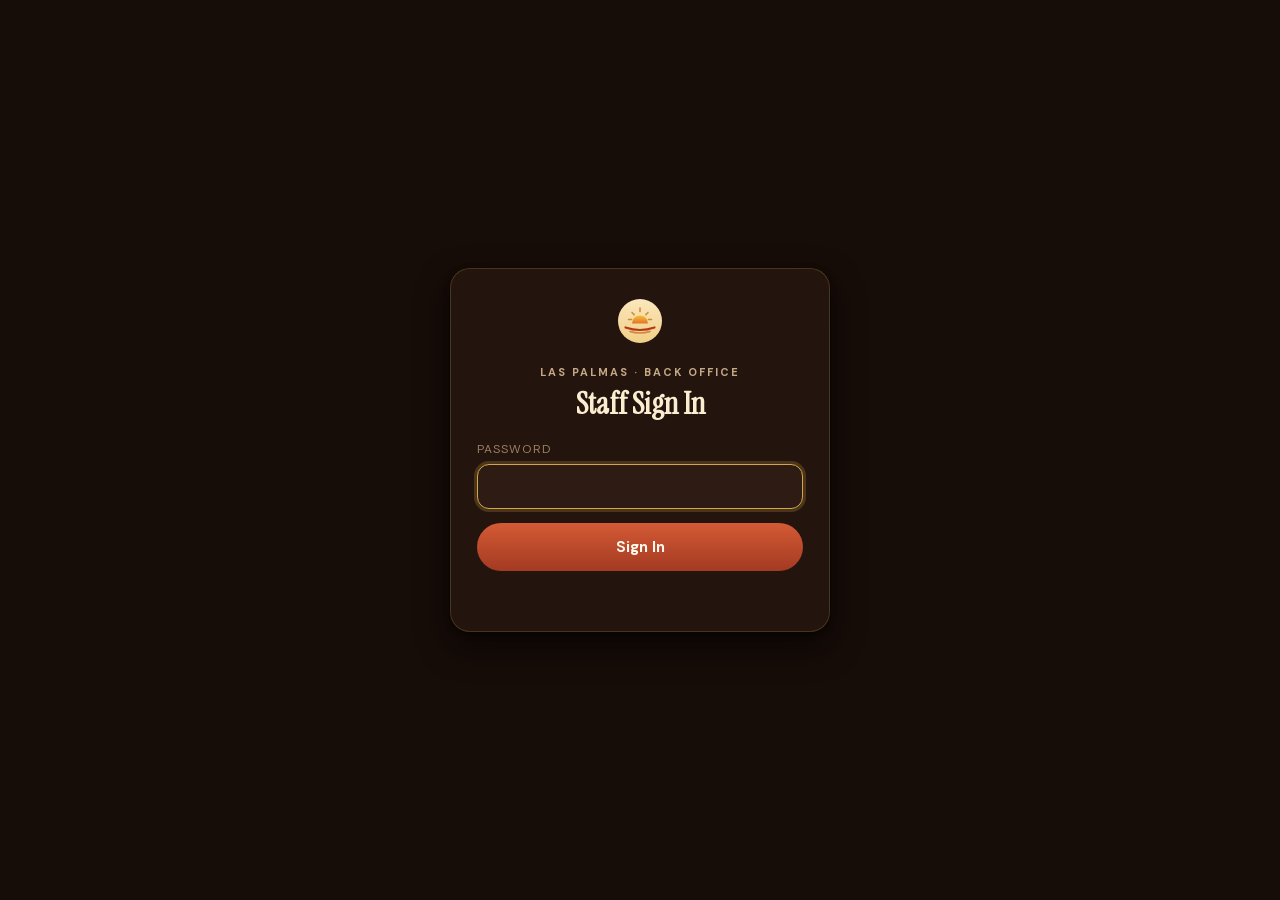
<file: admin/index.html>
<!DOCTYPE html>
<html lang="en" data-theme="dark">
<head>
<meta charset="utf-8">
<meta name="viewport" content="width=device-width, initial-scale=1">
<title>Back Office — Las Palmas Mexican Restaurant</title>
<meta name="robots" content="noindex, nofollow">
<meta name="theme-color" content="#160C08">

<link rel="preload" href="/assets/fonts/instrument-serif.woff2" as="font" type="font/woff2" crossorigin>
<link rel="preload" href="/assets/fonts/dm-sans-var.woff2" as="font" type="font/woff2" crossorigin>

<style>
@font-face{font-family:'Instrument Serif';src:url('/assets/fonts/instrument-serif.woff2') format('woff2');font-weight:400;font-style:normal;font-display:swap}
@font-face{font-family:'DM Sans';src:url('/assets/fonts/dm-sans-var.woff2') format('woff2');font-weight:100 1000;font-style:normal;font-display:swap}

/* ── Shared Las Palmas palette (dark back office) ── */
:root{
  --bg:#160C08; --surface:#24140E; --surface-soft:#2E1B13; --surface-deep:#38241A;
  --text:#F4E3C4; --text-strong:#FAEDD0; --muted:#C5A987; --soft:#9A7E62;
  --gold:#D3A647; --gold-deep:#E1B85A; --on-gold:#2A140C;
  --terracotta:#D45A35; --terracotta-deep:#A33A22; --on-terracotta:#FFF8EC;
  --green:#5FAE7E;
  --border:rgba(211,166,71,0.22); --border-soft:rgba(211,166,71,0.13);
  --shadow:0 2px 6px rgba(0,0,0,0.45),0 14px 32px rgba(0,0,0,0.55);
  --font-display:'Instrument Serif','Playfair Display',Georgia,serif;
  --font-body:'DM Sans',-apple-system,BlinkMacSystemFont,'Segoe UI',sans-serif;
}
*{box-sizing:border-box}
html,body{margin:0;padding:0}
body{background:var(--bg);color:var(--text);font-family:var(--font-body);font-size:15px;line-height:1.55;-webkit-font-smoothing:antialiased;min-height:100vh}
[hidden]{display:none!important}
button{font-family:inherit}

/* ── Login ── */
.lpa-login{min-height:100vh;display:flex;align-items:center;justify-content:center;padding:24px}
.lpa-login-card{width:100%;max-width:380px;background:var(--surface);border:1px solid var(--border);border-radius:20px;box-shadow:var(--shadow);padding:30px 26px;text-align:center}
.lpa-login-mark{margin:0 auto 14px}
.lpa-login-kicker{font-size:11px;font-weight:700;letter-spacing:.18em;text-transform:uppercase;color:var(--muted);margin:0 0 6px}
.lpa-login-title{font-family:var(--font-display);font-size:30px;line-height:1.1;color:var(--text-strong);margin:0 0 20px}
.lpa-login-field{text-align:left;margin-bottom:14px}
.lpa-login-field label{display:block;font-size:12px;text-transform:uppercase;letter-spacing:.08em;color:var(--soft);margin-bottom:6px}
.lpa-input{width:100%;padding:13px 15px;background:var(--surface-soft);color:var(--text);border:1px solid var(--border);border-radius:12px;font-size:15px;outline:none}
.lpa-input:focus{border-color:var(--gold);box-shadow:0 0 0 3px rgba(211,166,71,0.22)}
.lpa-btn{display:inline-flex;align-items:center;justify-content:center;gap:8px;width:100%;padding:14px 20px;border:none;border-radius:999px;background:linear-gradient(180deg,var(--terracotta),var(--terracotta-deep));color:var(--on-terracotta);font-weight:700;font-size:15px;cursor:pointer}
.lpa-btn:disabled{opacity:.6;cursor:wait}
.lpa-btn--ghost{background:transparent;border:1px solid var(--border);color:var(--muted)}
.lpa-login-err{margin:12px 0 0;font-size:13px;color:#F0A; color:var(--terracotta);font-weight:600;min-height:18px}

/* ── Shell ── */
.lpa-shell{min-height:100vh;display:flex;flex-direction:column}
.lpa-top{display:flex;align-items:center;justify-content:space-between;gap:10px;padding:14px 18px;border-bottom:1px solid var(--border-soft);background:var(--surface)}
.lpa-brand{display:flex;align-items:center;gap:10px;min-width:0}
.lpa-title{font-family:var(--font-display);font-size:22px;color:var(--text-strong);line-height:1;white-space:nowrap}
.lpa-sub{font-size:11px;color:var(--muted);letter-spacing:.04em}
.lpa-top-actions{display:flex;align-items:center;gap:8px}
.lpa-iconbtn{display:inline-flex;align-items:center;justify-content:center;gap:6px;padding:8px 12px;border-radius:10px;border:1px solid var(--border);background:transparent;color:var(--muted);font-size:13px;font-weight:600;cursor:pointer}
.lpa-iconbtn:hover{color:var(--text);border-color:var(--gold)}
.lpa-hamburger{display:none;align-items:center;gap:8px;padding:8px 13px;border-radius:11px;border:1px solid var(--border);background:var(--surface-soft);color:var(--text);font-size:14px;font-weight:700;font-family:inherit;cursor:pointer}
.lpa-hamburger:hover{border-color:var(--gold)}
.lpa-tabs{display:flex;flex-wrap:wrap;align-items:center;gap:6px 12px;padding:10px 14px;border-bottom:1px solid var(--border-soft);background:var(--surface-soft)}
/* Mobile: collapse the section nav behind the hamburger (drops down when open) */
@media (max-width:760px){
  .lpa-hamburger{display:inline-flex}
  .lpa-brand-text{display:none}
  .lpa-top{padding:12px 14px}
  .lpa-top-actions{gap:6px}
  .lpa-tabs{display:none;flex-direction:column;align-items:stretch;gap:4px;padding:10px 12px}
  .lpa-tabs.is-open{display:flex}
  .lpa-nav-progress{order:-1;margin-bottom:4px}
  .lpa-nav-group{flex-direction:column;align-items:stretch;width:100%;gap:3px;padding:6px 0;border-top:1px solid var(--border-soft)}
  .lpa-nav-grouplabel{margin:0 0 2px}
  .lpa-tab{width:100%;justify-content:flex-start;padding:11px 12px}
  /* Cards: let right-side actions wrap below instead of clipping off-screen */
  .lpa-row{flex-wrap:wrap}
  .lpa-row-actions{width:100%;justify-content:flex-end;margin-top:8px}
  .lpa-rule-card{flex-wrap:wrap}
  .lpa-rule-controls{flex-direction:row;width:100%;justify-content:flex-end;align-items:center;margin-top:8px}
  .lpa-body{padding:14px 12px 40px}
}
.lpa-nav-progress{flex-basis:100%;font-size:11px;font-weight:600;letter-spacing:.04em;text-transform:uppercase;color:var(--soft)}
.lpa-nav-group{display:inline-flex;flex-wrap:wrap;align-items:center;gap:5px}
.lpa-nav-grouplabel{font-size:9.5px;font-weight:700;text-transform:uppercase;letter-spacing:.1em;color:var(--soft);margin-right:1px;opacity:.8}
.lpa-dot-st{width:7px;height:7px;border-radius:50%;flex:0 0 auto}
.lpa-dot-live{background:var(--green)}
.lpa-dot-building{background:var(--gold)}
.lpa-dot-planned{background:var(--soft);opacity:.5}
.lpa-tab .lpa-dot-st{margin-right:1px}
/* planned placeholder */
.lpa-planned{max-width:560px;margin:24px auto;padding:26px 24px;border:1px solid var(--border-soft);border-radius:16px;background:var(--surface);text-align:center}
.lpa-planned-badges{display:flex;justify-content:center;gap:8px;margin-bottom:14px}
.lpa-planned-status{font-size:11px;font-weight:700;text-transform:uppercase;letter-spacing:.06em;padding:4px 11px;border-radius:999px}
.lpa-planned-status.is-building{background:rgba(211,166,71,.18);color:var(--gold-deep)}
.lpa-planned-status.is-planned{background:var(--surface-deep);color:var(--muted)}
.lpa-planned-pri{font-size:11px;font-weight:700;text-transform:uppercase;letter-spacing:.06em;padding:4px 11px;border-radius:999px;background:var(--surface-soft);color:var(--soft);border:1px solid var(--border-soft)}
.lpa-planned-title{font-family:var(--font-display);font-size:30px;color:var(--text-strong);margin:0 0 10px}
.lpa-planned-desc{font-size:14.5px;color:var(--text);line-height:1.6;margin:0 0 16px}
.lpa-planned-note{font-size:12.5px;color:var(--muted);font-style:italic;margin:0}
.lpa-tab{display:inline-flex;align-items:center;gap:8px;padding:10px 16px;border:none;border-radius:11px;background:transparent;color:var(--muted);font-size:14px;font-weight:600;cursor:pointer;white-space:nowrap}
.lpa-tab:hover{color:var(--text)}
.lpa-tab.is-active{background:var(--surface-deep);color:var(--terracotta)}
.lpa-badge{display:inline-flex;align-items:center;justify-content:center;min-width:18px;height:18px;padding:0 5px;border-radius:9px;background:var(--terracotta);color:#fff;font-size:11px;font-weight:700}
.lpa-body{flex:1;width:100%;max-width:760px;margin:0 auto;padding:16px 14px 48px}
.lpa-loading,.lpa-empty{text-align:center;color:var(--muted);padding:48px 20px}
.lpa-empty-sub{font-size:12.5px;max-width:340px;margin:6px auto 0}

/* ── shared chips ── */
.lpa-flag{display:inline-flex;align-items:center;gap:4px;padding:2px 8px;border-radius:10px;background:var(--terracotta);color:#fff;font-size:11px;font-weight:700}
.lpa-spin{animation:lpa-spin .7s linear infinite}@keyframes lpa-spin{to{transform:rotate(360deg)}}

/* ── Chat CRM (Glenn's lp-crm, site palette) ── */
.lpa-crm-toolbar{display:flex;align-items:center;justify-content:space-between;margin-bottom:12px;gap:10px;flex-wrap:wrap}
.lpa-filter{display:inline-flex;align-items:center;gap:6px;padding:8px 13px;border-radius:20px;border:1px solid var(--border);background:var(--surface);color:var(--muted);font-size:13px;font-weight:600;cursor:pointer}
.lpa-filter.is-active{background:var(--terracotta);border-color:var(--terracotta);color:#fff}
.lpa-count{font-size:12.5px;color:var(--muted)}
.lpa-list{display:flex;flex-direction:column;gap:8px}
.lpa-row{display:flex;align-items:flex-start;gap:10px;padding:12px 13px;border-radius:13px;border:1px solid var(--border-soft);background:var(--surface);cursor:pointer}
.lpa-row:hover{border-color:var(--gold)}
.lpa-row.is-unread{background:var(--surface-soft)}
.lpa-row.is-flagged{border-left:3px solid var(--terracotta)}
.lpa-dot{flex:0 0 auto;width:9px;height:9px;border-radius:50%;margin-top:5px;background:transparent;border:1px solid var(--border)}
.lpa-dot.is-unread{background:var(--terracotta);border-color:var(--terracotta)}
.lpa-row-main{flex:1;min-width:0}
.lpa-row-top{display:flex;align-items:center;gap:8px;margin-bottom:3px;flex-wrap:wrap}
.lpa-row-date{font-weight:700;font-size:13px;color:var(--text-strong)}
.lpa-row-time{font-size:12px;color:var(--muted)}
.lpa-row-preview{font-size:13px;color:var(--muted);line-height:1.4;overflow:hidden;text-overflow:ellipsis;display:-webkit-box;-webkit-line-clamp:2;-webkit-box-orient:vertical}
.lpa-row-actions{flex:0 0 auto;align-self:center;display:flex;gap:6px}
.lpa-mini{padding:6px 10px;border-radius:9px;border:1px solid var(--border);background:transparent;color:var(--muted);font-size:12px;font-weight:600;cursor:pointer;white-space:nowrap}
.lpa-mini:hover{color:var(--text);border-color:var(--gold)}
.lpa-mini--danger:hover{color:#fff;border-color:var(--terracotta);background:var(--terracotta)}

/* transcript */
.lpa-thread-head{display:flex;align-items:center;justify-content:space-between;gap:10px;margin-bottom:14px;flex-wrap:wrap}
.lpa-back{display:inline-flex;align-items:center;gap:5px;padding:7px 11px;border-radius:10px;border:1px solid var(--border);background:var(--surface);color:var(--text);font-size:13px;font-weight:600;cursor:pointer}
.lpa-thread-meta{display:flex;align-items:center;gap:8px;flex-wrap:wrap}
.lpa-thread-date{font-size:12.5px;color:var(--muted)}
.lpa-transcript{display:flex;flex-direction:column;gap:10px}
.lpa-msg{max-width:86%;padding:10px 13px;border-radius:14px}
.lpa-msg.is-user{align-self:flex-end;background:var(--terracotta);color:#fff;border-bottom-right-radius:5px}
.lpa-msg.is-assistant{align-self:flex-start;background:var(--surface);border:1px solid var(--border-soft);border-bottom-left-radius:5px}
.lpa-msg.is-feedback{align-self:stretch;max-width:100%;background:var(--surface-soft);border:1px dashed var(--terracotta)}
.lpa-msg.is-feedback .lpa-msg-role{color:var(--terracotta);opacity:1}
.lpa-msg-role{display:block;font-size:10.5px;font-weight:700;text-transform:uppercase;letter-spacing:.5px;opacity:.7;margin-bottom:3px}
.lpa-msg p{margin:0;font-size:13.5px;line-height:1.5;white-space:pre-wrap;word-break:break-word}

/* ── Feedback CRM (Glenn's lpf-crm, site palette) ── */
.lpa-fb-toolbar{display:flex;flex-direction:column;gap:10px;margin-bottom:14px}
.lpa-fb-locs{display:flex;gap:6px;overflow-x:auto;padding-bottom:2px}
.lpa-fb-loc{flex:0 0 auto;padding:8px 13px;border-radius:999px;border:1px solid var(--border);background:var(--surface);color:var(--muted);font-weight:700;font-size:12.5px;cursor:pointer;white-space:nowrap}
.lpa-fb-loc.is-active{background:var(--gold);color:var(--on-gold);border-color:transparent}
.lpa-fb-card{background:var(--surface);border:1px solid var(--border);border-radius:14px;overflow:hidden}
.lpa-fb-card.is-flagged{border-color:var(--terracotta)}
.lpa-fb-head{width:100%;display:flex;align-items:center;gap:10px;padding:12px 14px;background:none;border:none;cursor:pointer;text-align:left}
.lpa-fb-stars{display:inline-flex;gap:1px;color:var(--gold);flex-shrink:0}
.lpa-fb-meta{display:flex;flex-direction:column;min-width:0;flex:1}
.lpa-fb-name{font-weight:700;font-size:14px;color:var(--text-strong)}
.lpa-fb-when{font-size:11.5px;color:var(--muted)}
.lpa-fb-badge{display:inline-flex;align-items:center;gap:4px;padding:3px 8px;border-radius:999px;background:rgba(212,90,53,.18);color:var(--terracotta);font-size:10.5px;font-weight:800;flex-shrink:0}
.lpa-fb-chev{color:var(--muted);transition:transform .16s ease;flex-shrink:0}
.lpa-fb-chev.is-open{transform:rotate(180deg)}
.lpa-fb-detail{padding:0 14px 14px;border-top:1px solid var(--border-soft)}
.lpa-fb-subratings{display:flex;flex-wrap:wrap;gap:6px;margin:12px 0}
.lpa-fb-sub{font-size:11.5px;padding:4px 9px;border-radius:999px;background:var(--surface-soft);color:var(--text);border:1px solid var(--border-soft)}
.lpa-fb-comments{font-size:14px;line-height:1.6;color:var(--text);white-space:pre-wrap;margin:10px 0 0}
.lpa-fb-comments em{color:var(--muted)}
.lpa-fb-contact{font-size:12.5px;color:var(--muted);margin:10px 0 0}
.lpa-fb-followups{margin:12px 0 0;padding:10px 12px;border-radius:10px;background:var(--surface-soft);border:1px solid var(--border-soft)}
.lpa-fb-followups-label{display:block;font-size:10.5px;font-weight:700;text-transform:uppercase;letter-spacing:.5px;color:var(--muted);margin-bottom:6px}
.lpa-fb-followup{font-size:13px;line-height:1.5;margin:0 0 6px}
.lpa-fb-detail-actions{display:flex;gap:8px;margin-top:14px}

/* ── shared form bits ── */
.lpa-fg{margin-bottom:14px}
.lpa-fg label{display:block;font-size:12px;text-transform:uppercase;letter-spacing:.06em;color:var(--soft);margin-bottom:6px}
.lpa-fg input,.lpa-fg textarea{width:100%;padding:11px 13px;background:var(--surface-soft);color:var(--text);border:1px solid var(--border);border-radius:11px;font-size:14px;font-family:inherit;outline:none}
.lpa-fg input:focus,.lpa-fg textarea:focus{border-color:var(--gold);box-shadow:0 0 0 3px rgba(211,166,71,.18)}
.lpa-fg textarea{resize:vertical;line-height:1.5}
.lpa-form-actions{display:flex;gap:8px;justify-content:flex-end;margin-top:6px}
.lpa-btn-sm{display:inline-flex;align-items:center;gap:6px;padding:9px 15px;border-radius:10px;border:none;font-size:13px;font-weight:700;cursor:pointer}
.lpa-btn-primary{background:linear-gradient(180deg,var(--terracotta),var(--terracotta-deep));color:var(--on-terracotta)}
.lpa-btn-ghost{background:transparent;border:1px solid var(--border);color:var(--muted)}
.lpa-btn-ghost:hover{color:var(--text);border-color:var(--gold)}
.lpa-banner{padding:11px 13px;border-radius:11px;background:var(--surface-soft);border:1px solid var(--border-soft);font-size:13px;color:var(--muted);line-height:1.5;margin-bottom:14px}
.lpa-err{padding:10px 13px;border-radius:11px;background:rgba(212,90,53,.14);border:1px solid var(--terracotta);color:var(--terracotta);font-size:13px;font-weight:600;margin-bottom:12px}
.lpa-iconbtn-sm{display:inline-flex;align-items:center;justify-content:center;width:32px;height:32px;border-radius:9px;border:1px solid var(--border);background:transparent;color:var(--muted);cursor:pointer}
.lpa-iconbtn-sm:hover{color:var(--text);border-color:var(--gold)}
.lpa-iconbtn-sm.is-danger:hover{color:#fff;border-color:var(--terracotta);background:var(--terracotta)}

/* ── Training (Glenn's lp-train) ── */
.lpa-train{display:grid;grid-template-columns:1fr;gap:14px}
@media(min-width:680px){.lpa-train{grid-template-columns:180px 1fr}}
.lpa-train-rail{display:flex;flex-wrap:wrap;gap:6px}
@media(min-width:680px){.lpa-train-rail{flex-direction:column;flex-wrap:nowrap}}
.lpa-railbtn{display:inline-flex;align-items:center;gap:8px;padding:9px 12px;border-radius:10px;border:1px solid var(--border-soft);background:var(--surface);color:var(--muted);font-size:13.5px;font-weight:600;cursor:pointer;text-align:left;white-space:nowrap}
.lpa-railbtn:hover{color:var(--text)}
.lpa-railbtn.is-active{background:var(--surface-deep);color:var(--terracotta);border-color:var(--terracotta)}
.lpa-train-scopehead{display:flex;align-items:center;justify-content:space-between;gap:10px;margin-bottom:12px}
.lpa-train-scopetitle{font-family:var(--font-display);font-size:21px;color:var(--text-strong);margin:0}
.lpa-train-subnav{display:flex;flex-wrap:wrap;gap:6px;margin-bottom:14px}
.lpa-chip{display:inline-flex;align-items:center;gap:5px;padding:6px 11px;border-radius:999px;border:1px solid var(--border);background:var(--surface);color:var(--muted);font-size:12.5px;font-weight:600;cursor:pointer}
.lpa-chip.is-active{background:var(--gold);color:var(--on-gold);border-color:transparent}
.lpa-train-list{display:flex;flex-direction:column;gap:8px}
.lpa-train-card{display:flex;align-items:flex-start;gap:10px;padding:12px 13px;border-radius:12px;border:1px solid var(--border-soft);background:var(--surface)}
.lpa-train-card-main{flex:1;min-width:0}
.lpa-train-card-title{display:block;font-weight:700;font-size:14px;color:var(--text-strong);margin-bottom:3px}
.lpa-train-card-content{font-size:13px;color:var(--muted);line-height:1.5;white-space:pre-wrap;overflow:hidden;display:-webkit-box;-webkit-line-clamp:3;-webkit-box-orient:vertical}
.lpa-train-card-actions{flex:0 0 auto;display:flex;gap:6px}

/* ── Direct Links (Glenn's lp-dev / lp-links) ── */
.lpa-links-actions{display:flex;gap:8px;margin-bottom:14px}
.lpa-rule-card{display:flex;gap:10px;padding:13px;border-radius:12px;border:1px solid var(--border-soft);background:var(--surface);margin-bottom:8px}
.lpa-rule-card.is-disabled{opacity:.55}
.lpa-rule-main{flex:1;min-width:0}
.lpa-rule-head{display:flex;align-items:center;gap:8px;flex-wrap:wrap;margin-bottom:6px}
.lpa-rule-label{font-weight:700;font-size:14px;color:var(--text-strong)}
.lpa-status-tag{font-size:10.5px;font-weight:700;text-transform:uppercase;letter-spacing:.4px;padding:2px 8px;border-radius:999px;background:var(--surface-deep);color:var(--muted)}
.lpa-status-tag.is-active{background:rgba(95,174,126,.18);color:var(--green)}
.lpa-smart-pill{display:inline-flex;align-items:center;gap:4px;font-size:10.5px;font-weight:700;padding:2px 8px;border-radius:999px;background:rgba(211,166,71,.18);color:var(--gold-deep)}
.lpa-rule-meta{font-size:12.5px;color:var(--muted);line-height:1.5;word-break:break-word}
.lpa-rule-meta strong{color:var(--soft)}
.lpa-rule-controls{flex:0 0 auto;display:flex;flex-direction:column;align-items:flex-end;gap:8px}
.lpa-reorder{display:flex;flex-direction:column;gap:2px}
.lpa-reorder button{width:28px;height:24px;display:inline-flex;align-items:center;justify-content:center;border:1px solid var(--border);background:transparent;color:var(--muted);border-radius:7px;cursor:pointer}
.lpa-reorder button:disabled{opacity:.3;cursor:default}
.lpa-rule-mod{display:flex;gap:6px}
.lpa-toggle{display:inline-flex;align-items:center;gap:8px;padding:8px 0;background:none;border:none;color:var(--muted);font-size:13px;font-weight:600;font-family:inherit;cursor:pointer}
.lpa-toggle .on{color:var(--green)}
.lpa-fg--check{display:flex;align-items:center}
.lpa-smartbox{margin-top:6px;padding:12px;border-radius:11px;border:1px solid var(--border-soft);background:var(--surface-soft)}
.lpa-smarthint{font-size:12px;color:var(--soft);margin:6px 0 0}
.lpa-ev-img{display:flex;align-items:center;gap:12px;margin-bottom:8px}
.lpa-ev-img img{width:130px;height:88px;object-fit:cover;border-radius:9px;border:1px solid var(--border)}
.lpa-ev-upload{display:inline-flex;align-items:center;gap:7px;padding:10px 15px;border-radius:11px;border:1px dashed var(--border);background:var(--surface-soft);color:var(--text);font-size:13px;font-weight:600;cursor:pointer}
.lpa-ev-upload:hover{border-color:var(--gold)}
.lpa-ev-upstatus{margin-left:10px;font-size:12.5px;color:var(--muted)}
/* Start + End time: stacked full-width on phones (native time inputs are bulky
   and crowd each other), side-by-side only when there's room. */
.lpa-ev-timerow{display:flex;flex-direction:column;gap:0}
.lpa-ev-timerow input{width:100%}
@media (min-width:620px){
  .lpa-ev-timerow{flex-direction:row;gap:12px}
  .lpa-ev-timerow > .lpa-fg{flex:1 1 0;min-width:0}
}
</style>
</head>
<body>

<!-- ====================== LOGIN ====================== -->
<div class="lpa-login" id="lpa-login" hidden>
  <form class="lpa-login-card" id="lpa-login-form">
    <svg class="lpa-login-mark" viewBox="0 0 44 44" width="44" height="44" aria-hidden="true">
      <defs>
        <linearGradient id="lpa-hm-bg" x1="0" y1="0" x2="0" y2="1"><stop offset="0%" stop-color="#FBE7BD"/><stop offset="100%" stop-color="#F0CF87"/></linearGradient>
        <linearGradient id="lpa-hm-sun" x1="0" y1="0" x2="0" y2="1"><stop offset="0%" stop-color="#F5BE3F"/><stop offset="100%" stop-color="#E07628"/></linearGradient>
      </defs>
      <circle cx="22" cy="22" r="22" fill="url(#lpa-hm-bg)"/>
      <g stroke="#C8801E" stroke-width="1.6" stroke-linecap="round" opacity="0.85">
        <line x1="22" y1="9" x2="22" y2="12.5"/><line x1="14" y1="13.5" x2="16.2" y2="15.7"/><line x1="30" y1="13.5" x2="27.8" y2="15.7"/><line x1="10.5" y1="20.5" x2="13.5" y2="20.5"/><line x1="33.5" y1="20.5" x2="30.5" y2="20.5"/>
      </g>
      <path d="M 14 24.5 a 8 8 0 0 1 16 0 z" fill="url(#lpa-hm-sun)"/>
      <path d="M 7.5 28.5 Q 22 33.5 36.5 28.5" stroke="#B23A14" stroke-width="2.2" fill="none" stroke-linecap="round"/>
      <path d="M 12 32.5 Q 22 35.5 32 32.5" stroke="#D88239" stroke-width="1.6" fill="none" stroke-linecap="round"/>
    </svg>
    <p class="lpa-login-kicker">Las Palmas · Back Office</p>
    <h1 class="lpa-login-title">Staff Sign In</h1>
    <div class="lpa-login-field">
      <label for="lpa-pw">Password</label>
      <input id="lpa-pw" class="lpa-input" type="password" autocomplete="current-password" autofocus>
    </div>
    <button type="submit" class="lpa-btn" id="lpa-login-btn">Sign In</button>
    <p class="lpa-login-err" id="lpa-login-err" role="alert"></p>
  </form>
</div>

<!-- ====================== DASHBOARD ====================== -->
<div class="lpa-shell" id="lpa-shell" hidden>
  <header class="lpa-top">
    <div class="lpa-brand">
      <button type="button" class="lpa-hamburger" id="lpa-nav-toggle" aria-label="Open sections menu" aria-expanded="false">
        <svg width="18" height="18" viewBox="0 0 24 24" fill="none" stroke="currentColor" stroke-width="2.25" stroke-linecap="round" aria-hidden="true"><line x1="4" x2="20" y1="6" y2="6"/><line x1="4" x2="20" y1="12" y2="12"/><line x1="4" x2="20" y1="18" y2="18"/></svg>
        <span id="lpa-current-label">Conversations</span>
      </button>
      <div class="lpa-brand-text">
        <div class="lpa-title">Las Palmas Back Office</div>
        <div class="lpa-sub">Conversations &amp; guest feedback</div>
      </div>
    </div>
    <div class="lpa-top-actions">
      <button type="button" class="lpa-iconbtn" id="lpa-refresh" aria-label="Refresh">Refresh</button>
      <button type="button" class="lpa-iconbtn" id="lpa-signout">Sign out</button>
    </div>
  </header>
  <nav class="lpa-tabs" id="lpa-tabs" aria-label="Back office sections"></nav>
  <main class="lpa-body">
    <div id="lpa-pane-chat"></div>
    <div id="lpa-pane-feedback" hidden></div>
    <div id="lpa-pane-training" hidden></div>
    <div id="lpa-pane-links" hidden></div>
    <div id="lpa-pane-terms" hidden></div>
    <div id="lpa-pane-fbterms" hidden></div>
    <div id="lpa-pane-events" hidden></div>
    <div id="lpa-pane-planned" hidden></div>
  </main>
</div>

<script>
(function () {
  var d = document, TOKEN_KEY = 'lp_admin_token';
  var token = null;
  try { token = sessionStorage.getItem(TOKEN_KEY); } catch (e) {}

  /* ── tiny icon helper ── */
  function svg(p, size, sw) {
    return '<svg width="' + size + '" height="' + size + '" viewBox="0 0 24 24" fill="none" stroke="currentColor" stroke-width="' + (sw || 2.25) + '" stroke-linecap="round" stroke-linejoin="round" aria-hidden="true">' + p + '</svg>';
  }
  var IC = {
    filter: '<polygon points="22 3 2 3 10 12.46 10 19 14 21 14 12.46 22 3"/>',
    flag: '<path d="M4 15s1-1 4-1 5 2 8 2 4-1 4-1V3s-1 1-4 1-5-2-8-2-4 1-4 1z"/><line x1="4" x2="4" y1="22" y2="15"/>',
    chevL: '<path d="m15 18-6-6 6-6"/>',
    chevD: '<path d="m6 9 6 6 6-6"/>',
    inbox: '<polyline points="22 12 16 12 14 15 10 15 8 12 2 12"/><path d="M5.45 5.11 2 12v6a2 2 0 0 0 2 2h16a2 2 0 0 0 2-2v-6l-3.45-6.89A2 2 0 0 0 16.76 4H7.24a2 2 0 0 0-1.79 1.11z"/>',
    loader: '<path d="M21 12a9 9 0 1 1-6.219-8.56"/>',
    star: '<polygon points="12 2 15.09 8.26 22 9.27 17 14.14 18.18 21.02 12 17.77 5.82 21.02 7 14.14 2 9.27 8.91 8.26 12 2"/>',
    alert: '<path d="m21.73 18-8-14a2 2 0 0 0-3.48 0l-8 14A2 2 0 0 0 4 20h16a2 2 0 0 0 1.73-2Z"/><path d="M12 9v4"/><path d="M12 17h.01"/>',
    plus: '<path d="M5 12h14"/><path d="M12 5v14"/>',
    edit: '<path d="M12 20h9"/><path d="M16.5 3.5a2.12 2.12 0 0 1 3 3L7 19l-4 1 1-4Z"/>',
    trash: '<path d="M3 6h18"/><path d="M19 6v14a2 2 0 0 1-2 2H7a2 2 0 0 1-2-2V6m3 0V4a2 2 0 0 1 2-2h4a2 2 0 0 1 2 2v2"/>',
    save: '<path d="M19 21H5a2 2 0 0 1-2-2V5a2 2 0 0 1 2-2h11l5 5v11a2 2 0 0 1-2 2z"/><polyline points="17 21 17 13 7 13 7 21"/><polyline points="7 3 7 8 15 8"/>',
    chevU: '<path d="m18 15-6-6-6 6"/>',
    pin: '<path d="M20 10c0 6-8 12-8 12s-8-6-8-12a8 8 0 0 1 16 0Z"/><circle cx="12" cy="10" r="3"/>',
    globe: '<circle cx="12" cy="12" r="10"/><path d="M2 12h20"/><path d="M12 2a15.3 15.3 0 0 1 4 10 15.3 15.3 0 0 1-4 10 15.3 15.3 0 0 1-4-10 15.3 15.3 0 0 1 4-10z"/>',
    sparkle: '<path d="m12 3-1.9 5.8a2 2 0 0 1-1.3 1.3L3 12l5.8 1.9a2 2 0 0 1 1.3 1.3L12 21l1.9-5.8a2 2 0 0 1 1.3-1.3L21 12l-5.8-1.9a2 2 0 0 1-1.3-1.3Z"/>',
    toggleOn: '<rect x="1" y="5" width="22" height="14" rx="7"/><circle cx="16" cy="12" r="3" fill="currentColor"/>',
    toggleOff: '<rect x="1" y="5" width="22" height="14" rx="7"/><circle cx="8" cy="12" r="3" fill="currentColor"/>',
    brain: '<path d="M9.5 2A2.5 2.5 0 0 1 12 4.5v15a2.5 2.5 0 0 1-4.96.44 2.5 2.5 0 0 1-2.96-3.08 3 3 0 0 1-.34-5.58 2.5 2.5 0 0 1 1.32-4.24 2.5 2.5 0 0 1 1.98-3A2.5 2.5 0 0 1 9.5 2Z"/><path d="M14.5 2A2.5 2.5 0 0 0 12 4.5v15a2.5 2.5 0 0 0 4.96.44 2.5 2.5 0 0 0 2.96-3.08 3 3 0 0 0 .34-5.58 2.5 2.5 0 0 0-1.32-4.24 2.5 2.5 0 0 0-1.98-3A2.5 2.5 0 0 0 14.5 2Z"/>',
  };
  /* Training categories (mirror seedTraining / _training.js order) */
  var TRAIN_CATS = [
    { id: 'identity', label: 'Identity / Persona', kind: 'flat' },
    { id: 'general', label: 'General Data', kind: 'flat' },
    { id: 'guardrails', label: 'Guardrails', kind: 'flat' },
    { id: 'voice', label: 'Brand Voice', kind: 'flat' },
    { id: 'menus', label: 'Menus', kind: 'flat' },
    { id: 'location', label: 'Location Specific', kind: 'location' },
    { id: 'seasonal', label: 'Temporary / Seasonal', kind: 'seasonal' },
  ];
  var TRAIN_LOCS = ['Shorter', 'Riverside', 'Cartersville', 'Rockmart'];
  var TRAIN_SEASONS = ['All Locations'].concat(TRAIN_LOCS);

  var loginView = d.getElementById('lpa-login');
  var shellView = d.getElementById('lpa-shell');

  /* ── auth ── */
  function showLogin() { shellView.hidden = true; loginView.hidden = false; setTimeout(function(){ d.getElementById('lpa-pw').focus(); }, 30); }
  function showShell() { loginView.hidden = true; shellView.hidden = false; renderNav(); loadAll(); }

  function adminFetch(path, opts) {
    opts = opts || {};
    opts.headers = Object.assign({ 'Content-Type': 'application/json' }, opts.headers || {}, token ? { Authorization: 'Bearer ' + token } : {});
    return fetch(path, opts).then(function (r) {
      if (r.status === 401) { token = null; try { sessionStorage.removeItem(TOKEN_KEY); } catch (e) {} showLogin(); throw new Error('unauthorized'); }
      return r;
    });
  }

  d.getElementById('lpa-login-form').addEventListener('submit', function (e) {
    e.preventDefault();
    var btn = d.getElementById('lpa-login-btn');
    var err = d.getElementById('lpa-login-err');
    var pw = d.getElementById('lpa-pw').value;
    err.textContent = '';
    btn.disabled = true; btn.textContent = 'Signing in…';
    fetch('/api/admin/login', { method: 'POST', headers: { 'Content-Type': 'application/json' }, body: JSON.stringify({ password: pw }) })
      .then(function (r) { return r.json().then(function (j) { return { ok: r.ok, j: j }; }); })
      .then(function (res) {
        if (res.ok && res.j.token) {
          token = res.j.token;
          try { sessionStorage.setItem(TOKEN_KEY, token); } catch (e) {}
          d.getElementById('lpa-pw').value = '';
          showShell();
        } else {
          err.textContent = res.j && res.j.error === 'auth_not_configured' ? 'Back office not configured yet.' : 'Incorrect password.';
        }
      })
      .catch(function () { err.textContent = 'Could not reach the server. Try again.'; })
      .then(function () { btn.disabled = false; btn.textContent = 'Sign In'; });
  });

  d.getElementById('lpa-nav-toggle').addEventListener('click', function () {
    var nav = d.getElementById('lpa-tabs');
    var open = nav.classList.toggle('is-open');
    this.setAttribute('aria-expanded', String(open));
  });
  d.getElementById('lpa-signout').addEventListener('click', function () {
    adminFetch('/api/admin/session', { method: 'DELETE' }).catch(function () {});
    token = null; try { sessionStorage.removeItem(TOKEN_KEY); } catch (e) {}
    showLogin();
  });
  d.getElementById('lpa-refresh').addEventListener('click', loadAll);

  /* ── tabs ── */
  /* ── Full back-office map — single source of the entire build scope ── */
  var TABS = [
    { group: 'Inboxes', id: 'chat', label: 'Conversations', status: 'live' },
    { group: 'Inboxes', id: 'feedback', label: 'Feedback', status: 'live' },
    { group: 'Inboxes', id: 'applications', label: 'Applications', status: 'planned', priority: 'Gap',
      desc: 'Job applications from the Join Our Team form. The form currently doesn\'t submit anywhere — this needs a backend that routes each application to the right location\'s hiring contact.' },
    { group: 'Assistant', id: 'training', label: 'Training', status: 'live' },
    { group: 'Assistant', id: 'links', label: 'Direct Links', status: 'live' },
    { group: 'Assistant', id: 'terms', label: 'Terms', status: 'live' },
    { group: 'Site content', id: 'fbterms', label: 'Feedback Terms', status: 'live' },
    { group: 'Site content', id: 'events', label: 'Events', status: 'live' },
    { group: 'Site content', id: 'specials', label: 'Daily Specials', status: 'planned', priority: 'High',
      desc: 'Edit the per-day daily specials shown on /specials/ and the location pages.' },
    { group: 'Site content', id: 'menu', label: 'Menu', status: 'planned', priority: 'High',
      desc: 'Edit menu categories, items, and prices on /menu/. Also where AI menu search gets turned on.' },
    { group: 'Site content', id: 'hours', label: 'Hours', status: 'planned', priority: 'High',
      desc: 'Edit each location\'s hours (regular and holiday) shown on /locations/ and the location pages.' },
    { group: 'Site content', id: 'homepage', label: 'Homepage', status: 'planned', priority: 'Medium',
      desc: 'Edit homepage sections, popups, the intro animation, and legal content.' },
    { group: 'Site content', id: 'locpages', label: 'Location Pages', status: 'planned', priority: 'Low',
      desc: 'Per-location page content: intro, specials, details, and menu — for all four locations.' },
    { group: 'Site content', id: 'catering', label: 'Catering', status: 'planned', priority: 'Low',
      desc: 'Edit the catering page content sections.' },
    { group: 'Site content', id: 'fbform', label: 'Feedback Form', status: 'planned', priority: 'Optional',
      desc: 'Reshape the guest feedback form — add, rename, or remove rating categories and questions. Deferred for now; we\'ll build it if we decide there\'s a real need.' },
  ];
  var BUILT = { chat: 1, feedback: 1, training: 1, links: 1, terms: 1, fbterms: 1, events: 1 };
  var tab = 'chat';
  var loadedOnce = {};

  function renderNav() {
    var nav = d.getElementById('lpa-tabs');
    var groups = [];
    TABS.forEach(function (t) { if (groups.indexOf(t.group) < 0) groups.push(t.group); });
    var liveN = TABS.filter(function (t) { return t.status === 'live'; }).length;
    var html = '<div class="lpa-nav-progress">' + liveN + ' of ' + TABS.length + ' sections live</div>';
    groups.forEach(function (g) {
      html += '<div class="lpa-nav-group"><span class="lpa-nav-grouplabel">' + g + '</span>';
      TABS.filter(function (t) { return t.group === g; }).forEach(function (t) {
        var badge = t.id === 'chat' ? ' <span class="lpa-badge" id="lpa-chat-badge" hidden>0</span>'
          : t.id === 'feedback' ? ' <span class="lpa-badge" id="lpa-fb-badge" hidden>0</span>' : '';
        html += '<button type="button" class="lpa-tab ' + (t.id === tab ? 'is-active' : '') + '" data-tab="' + t.id + '">' +
          '<span class="lpa-dot-st lpa-dot-' + t.status + '"></span>' + t.label + badge + '</button>';
      });
      html += '</div>';
    });
    nav.innerHTML = html;
    nav.querySelectorAll('.lpa-tab').forEach(function (b) {
      b.addEventListener('click', function () { switchTab(b.getAttribute('data-tab')); });
    });
  }

  function switchTab(id) {
    tab = id;
    d.querySelectorAll('.lpa-tab').forEach(function (x) { x.classList.toggle('is-active', x.getAttribute('data-tab') === id); });
    var def = TABS.filter(function (t) { return t.id === id; })[0];
    var lbl = d.getElementById('lpa-current-label'); if (lbl && def) lbl.textContent = def.label;
    d.getElementById('lpa-tabs').classList.remove('is-open'); // close mobile drawer on select
    d.getElementById('lpa-nav-toggle').setAttribute('aria-expanded', 'false');
    var built = !!BUILT[id];
    ['chat', 'feedback', 'training', 'links', 'terms', 'fbterms', 'events'].forEach(function (t) { d.getElementById('lpa-pane-' + t).hidden = !(built && t === id); });
    d.getElementById('lpa-pane-planned').hidden = built;
    if (built) {
      if (id === 'training' && !loadedOnce.training) { loadedOnce.training = true; loadTraining(); }
      if (id === 'links' && !loadedOnce.links) { loadedOnce.links = true; loadLinks(); }
      if (id === 'terms' && !loadedOnce.terms) { loadedOnce.terms = true; loadTerms('chat'); }
      if (id === 'fbterms' && !loadedOnce.fbterms) { loadedOnce.fbterms = true; loadTerms('feedback'); }
      if (id === 'events' && !loadedOnce.events) { loadedOnce.events = true; loadEvents(); }
    } else {
      renderPlanned(id);
    }
  }

  function renderPlanned(id) {
    var t = TABS.filter(function (x) { return x.id === id; })[0];
    var statusLabel = t.status === 'building' ? 'Building now' : 'Planned';
    d.getElementById('lpa-pane-planned').innerHTML =
      '<div class="lpa-planned"><div class="lpa-planned-badges">' +
      '<span class="lpa-planned-status is-' + t.status + '">' + statusLabel + '</span>' +
      '<span class="lpa-planned-pri">' + t.priority + '</span></div>' +
      '<h2 class="lpa-planned-title">' + t.label + '</h2>' +
      '<p class="lpa-planned-desc">' + t.desc + '</p>' +
      '<p class="lpa-planned-note">Captured in the build plan — filling in tab by tab, in priority order.</p></div>';
  }

  /* ── date helpers ── */
  function fmtDate(iso) { try { return new Date(iso).toLocaleDateString([], { month: 'short', day: 'numeric' }); } catch (e) { return ''; } }
  function fmtTime(iso) { try { return new Date(iso).toLocaleTimeString([], { hour: 'numeric', minute: '2-digit' }); } catch (e) { return ''; } }
  function fmtFull(iso) { try { return new Date(iso).toLocaleDateString(undefined, { month: 'short', day: 'numeric', year: 'numeric' }); } catch (e) { return ''; } }
  function esc(s) { var t = d.createElement('span'); t.textContent = s == null ? '' : String(s); return t.innerHTML; }

  /* ============================ CHAT CRM ============================ */
  var chatThreads = [], chatFilterFlagged = false, openThreadId = null;
  var paneChat = d.getElementById('lpa-pane-chat');

  function renderChat() {
    var sorted = chatThreads.slice().sort(function (a, b) { return new Date(b.lastAt) - new Date(a.lastAt); });
    var open = openThreadId ? sorted.filter(function (t) { return t.id === openThreadId; })[0] : null;
    var flaggedN = chatThreads.filter(function (t) { return t.flagged; }).length;
    var badge = d.getElementById('lpa-chat-badge');
    badge.hidden = flaggedN === 0; badge.textContent = flaggedN;

    if (open) { renderTranscript(open); return; }

    var visible = chatFilterFlagged ? sorted.filter(function (t) { return t.flagged; }) : sorted;
    var html = '<div class="lpa-crm-toolbar">' +
      '<button type="button" class="lpa-filter ' + (chatFilterFlagged ? 'is-active' : '') + '" id="lpa-chat-filter">' + svg(IC.filter, 14) + '<span>' + (chatFilterFlagged ? 'Showing flagged' : 'Filter flagged') + '</span></button>' +
      '<span class="lpa-count">' + visible.length + ' ' + (visible.length === 1 ? 'conversation' : 'conversations') + '</span></div>';

    if (!visible.length) {
      html += '<div class="lpa-empty">' + svg(IC.inbox, 26) + '<p>' + (chatFilterFlagged ? 'No flagged conversations.' : 'No conversations yet.') + '</p>' +
        '<p class="lpa-empty-sub">Guest chats from the assistant appear here, newest first.</p></div>';
      paneChat.innerHTML = html;
      d.getElementById('lpa-chat-filter').addEventListener('click', function () { chatFilterFlagged = !chatFilterFlagged; renderChat(); });
      return;
    }

    html += '<div class="lpa-list">';
    visible.forEach(function (t) {
      var preview = (t.messages[0] && t.messages[0].text) || '(empty)';
      html += '<div class="lpa-row ' + (t.read ? '' : 'is-unread') + ' ' + (t.flagged ? 'is-flagged' : '') + '" data-id="' + esc(t.id) + '">' +
        '<span class="lpa-dot ' + (t.read ? '' : 'is-unread') + '"></span>' +
        '<div class="lpa-row-main"><div class="lpa-row-top">' +
        '<span class="lpa-row-date">' + fmtDate(t.lastAt) + '</span><span class="lpa-row-time">' + fmtTime(t.lastAt) + '</span>' +
        (t.flagged ? '<span class="lpa-flag">' + svg(IC.flag, 11) + esc(t.flagReason || 'Flagged') + '</span>' : '') +
        '</div><p class="lpa-row-preview">' + esc(preview) + '</p></div>' +
        '<div class="lpa-row-actions">' +
        '<button type="button" class="lpa-mini" data-act="read" data-id="' + esc(t.id) + '">' + (t.read ? 'Mark unread' : 'Mark read') + '</button>' +
        '<button type="button" class="lpa-mini lpa-mini--danger" data-act="del" data-id="' + esc(t.id) + '">Delete</button>' +
        '</div></div>';
    });
    html += '</div>';
    paneChat.innerHTML = html;

    d.getElementById('lpa-chat-filter').addEventListener('click', function () { chatFilterFlagged = !chatFilterFlagged; renderChat(); });
    paneChat.querySelectorAll('.lpa-row').forEach(function (row) {
      row.addEventListener('click', function (e) {
        if (e.target.closest('.lpa-mini')) return;
        var id = row.getAttribute('data-id');
        openThreadId = id;
        var t = chatThreads.filter(function (x) { return x.id === id; })[0];
        if (t && !t.read) { t.read = true; patchThread(id, { read: true }); }
        renderChat();
      });
    });
    paneChat.querySelectorAll('[data-act="read"]').forEach(function (b) {
      b.addEventListener('click', function (e) {
        e.stopPropagation();
        var id = b.getAttribute('data-id');
        var t = chatThreads.filter(function (x) { return x.id === id; })[0];
        t.read = !t.read; patchThread(id, { read: t.read }); renderChat();
      });
    });
    paneChat.querySelectorAll('[data-act="del"]').forEach(function (b) {
      b.addEventListener('click', function (e) {
        e.stopPropagation();
        var id = b.getAttribute('data-id');
        if (!confirm('Delete this conversation permanently?')) return;
        chatThreads = chatThreads.filter(function (x) { return x.id !== id; });
        adminFetch('/api/admin/chat-thread', { method: 'DELETE', body: JSON.stringify({ id: id }) }).catch(function () {});
        renderChat();
      });
    });
  }

  function renderTranscript(t) {
    var html = '<div class="lpa-thread-head">' +
      '<button type="button" class="lpa-back" id="lpa-thread-back">' + svg(IC.chevL, 16) + '<span>All conversations</span></button>' +
      '<div class="lpa-thread-meta">' +
      (t.flagged ? '<span class="lpa-flag">' + svg(IC.flag, 12) + esc(t.flagReason || 'Flagged') + '</span><button type="button" class="lpa-mini" id="lpa-thread-unflag">Clear flag</button>' : '') +
      '<span class="lpa-thread-date">' + fmtDate(t.startedAt) + ' · ' + fmtTime(t.startedAt) + '</span>' +
      '</div></div><div class="lpa-transcript">';
    t.messages.forEach(function (m) {
      var cls = m.role === 'user' ? 'is-user' : m.role === 'feedback' ? 'is-feedback' : 'is-assistant';
      var role = m.role === 'user' ? 'Guest' : m.role === 'feedback' ? 'Guest feedback (thumbs down)' : 'Assistant';
      html += '<div class="lpa-msg ' + cls + '"><span class="lpa-msg-role">' + role + '</span><p>' + esc(m.text) + '</p></div>';
    });
    html += '</div>';
    paneChat.innerHTML = html;
    d.getElementById('lpa-thread-back').addEventListener('click', function () { openThreadId = null; renderChat(); });
    var unflag = d.getElementById('lpa-thread-unflag');
    if (unflag) unflag.addEventListener('click', function () {
      t.flagged = false; t.flagReason = ''; patchThread(t.id, { flagged: false }); renderChat();
    });
  }

  function patchThread(id, patch) {
    patch.id = id;
    adminFetch('/api/admin/chat-thread', { method: 'PATCH', body: JSON.stringify(patch) }).catch(function () {});
  }

  /* ============================ FEEDBACK CRM ============================ */
  var fbRecords = [], fbLoc = 'All', fbFlaggedOnly = false, fbOpenId = null;
  var LOCS = ['Shorter', 'Riverside', 'Rockmart', 'Cartersville'];
  var paneFb = d.getElementById('lpa-pane-feedback');

  function renderFeedback() {
    var flaggedN = fbRecords.filter(function (r) { return r.concern; }).length;
    var badge = d.getElementById('lpa-fb-badge');
    badge.hidden = flaggedN === 0; badge.textContent = flaggedN;

    var filtered = fbRecords.filter(function (r) {
      if (fbLoc !== 'All' && r.location !== fbLoc) return false;
      if (fbFlaggedOnly && !r.concern) return false;
      return true;
    });

    var html = '<div class="lpa-fb-toolbar"><div class="lpa-fb-locs">';
    ['All'].concat(LOCS).forEach(function (l) {
      html += '<button type="button" class="lpa-fb-loc ' + (fbLoc === l ? 'is-active' : '') + '" data-loc="' + l + '">' + l + '</button>';
    });
    html += '</div><button type="button" class="lpa-filter ' + (fbFlaggedOnly ? 'is-active' : '') + '" id="lpa-fb-filter">' + svg(IC.filter, 14) + ' Flagged only' + (flaggedN ? ' (' + flaggedN + ')' : '') + '</button></div>';

    if (!filtered.length) {
      html += '<p class="lpa-empty">No feedback yet' + (fbLoc !== 'All' ? ' for ' + fbLoc : '') + (fbFlaggedOnly ? ' that was flagged' : '') + '.</p>';
      paneFb.innerHTML = html;
      bindFbToolbar();
      return;
    }

    html += '<div class="lpa-list">';
    filtered.forEach(function (r) {
      var open = fbOpenId === r.id;
      var stars = '';
      for (var n = 1; n <= 5; n++) stars += '<span style="opacity:' + (n <= r.overallRating ? 1 : 0.25) + '">' + svg(IC.star, 14, 2).replace('fill="none"', n <= r.overallRating ? 'fill="currentColor"' : 'fill="none"') + '</span>';
      html += '<div class="lpa-fb-card ' + (r.concern ? 'is-flagged' : '') + '">' +
        '<button type="button" class="lpa-fb-head" data-id="' + esc(r.id) + '">' +
        '<span class="lpa-fb-stars">' + stars + '</span>' +
        '<span class="lpa-fb-meta"><span class="lpa-fb-name">' + esc(r.guestName || 'Anonymous') + '</span>' +
        '<span class="lpa-fb-when">' + fmtFull(r.submittedAt) + ' · ' + fmtTime(r.submittedAt) + ' · ' + esc(r.location || '—') + '</span></span>' +
        (r.concern ? '<span class="lpa-fb-badge">' + svg(IC.alert, 12) + ' Flagged</span>' : '') +
        '<span class="lpa-fb-chev ' + (open ? 'is-open' : '') + '">' + svg(IC.chevD, 16) + '</span></button>';
      if (open) {
        html += '<div class="lpa-fb-detail">';
        if (r.ratings && r.ratings.length) {
          html += '<div class="lpa-fb-subratings">';
          r.ratings.forEach(function (rt) { html += '<span class="lpa-fb-sub">' + esc(rt.label) + ': ' + (rt.value || '—') + (rt.value ? '★' : '') + '</span>'; });
          html += '</div>';
        }
        html += '<p class="lpa-fb-comments">' + (r.comments ? esc(r.comments) : '<em>No written comments.</em>') + '</p>';
        if (r.phone || r.serverName) {
          html += '<p class="lpa-fb-contact">' + (r.serverName ? 'Server: ' + esc(r.serverName) : '') + (r.serverName && r.phone ? ' · ' : '') + (r.phone ? 'Phone: ' + esc(r.phone) : '') + (r.permissionPublic ? ' · ✔ OK to share publicly' : '') + '</p>';
        }
        if (r.followups && r.followups.length) {
          html += '<div class="lpa-fb-followups"><span class="lpa-fb-followups-label">Guest replies to the AI follow-up</span>';
          r.followups.forEach(function (f) { html += '<p class="lpa-fb-followup">' + esc(f.text || f) + '</p>'; });
          html += '</div>';
        }
        html += '<div class="lpa-fb-detail-actions">' +
          '<button type="button" class="lpa-mini" data-fbact="flag" data-id="' + esc(r.id) + '">' + (r.concern ? 'Clear flag' : 'Flag for review') + '</button>' +
          '<button type="button" class="lpa-mini lpa-mini--danger" data-fbact="del" data-id="' + esc(r.id) + '">Delete</button>' +
          '</div>';
        html += '</div>';
      }
      html += '</div>';
    });
    html += '</div>';
    paneFb.innerHTML = html;
    bindFbToolbar();

    paneFb.querySelectorAll('.lpa-fb-head').forEach(function (b) {
      b.addEventListener('click', function () { var id = b.getAttribute('data-id'); fbOpenId = fbOpenId === id ? null : id; renderFeedback(); });
    });
    paneFb.querySelectorAll('[data-fbact="flag"]').forEach(function (b) {
      b.addEventListener('click', function () {
        var id = b.getAttribute('data-id');
        var r = fbRecords.filter(function (x) { return x.id === id; })[0];
        r.concern = !r.concern;
        adminFetch('/api/admin/feedback-record', { method: 'PATCH', body: JSON.stringify({ id: id, concern: r.concern }) }).catch(function () {});
        renderFeedback();
      });
    });
    paneFb.querySelectorAll('[data-fbact="del"]').forEach(function (b) {
      b.addEventListener('click', function () {
        var id = b.getAttribute('data-id');
        if (!confirm('Delete this feedback permanently?')) return;
        fbRecords = fbRecords.filter(function (x) { return x.id !== id; });
        adminFetch('/api/admin/feedback-record', { method: 'DELETE', body: JSON.stringify({ id: id }) }).catch(function () {});
        renderFeedback();
      });
    });
  }

  function bindFbToolbar() {
    paneFb.querySelectorAll('.lpa-fb-loc').forEach(function (b) {
      b.addEventListener('click', function () { fbLoc = b.getAttribute('data-loc'); renderFeedback(); });
    });
    var f = d.getElementById('lpa-fb-filter');
    if (f) f.addEventListener('click', function () { fbFlaggedOnly = !fbFlaggedOnly; renderFeedback(); });
  }

  /* ============================ TRAINING EDITOR ============================ */
  var trainEntries = [], trainCat = 'identity', trainLoc = TRAIN_LOCS[0], trainSeason = TRAIN_SEASONS[0], trainEditing = null;
  var paneTraining = d.getElementById('lpa-pane-training');

  function trainScope() {
    var c = catDef(trainCat);
    if (c.kind === 'location') return trainLoc;
    if (c.kind === 'seasonal') return trainSeason;
    return '';
  }
  function catDef(id) { return TRAIN_CATS.filter(function (c) { return c.id === id; })[0]; }
  function trainBucket() {
    var scope = trainScope();
    return trainEntries.filter(function (e) { return e.category === trainCat && (e.scope || '') === scope; })
      .sort(function (a, b) { return a.sortOrder - b.sortOrder; });
  }

  function renderTraining() {
    var c = catDef(trainCat);
    var scopeLabel = c.kind === 'location' ? c.label + ' — ' + trainLoc : c.kind === 'seasonal' ? c.label + ' — ' + trainSeason : c.label;
    var html = '<div class="lpa-train"><aside class="lpa-train-rail">';
    TRAIN_CATS.forEach(function (cc) {
      html += '<button type="button" class="lpa-railbtn ' + (trainCat === cc.id ? 'is-active' : '') + '" data-cat="' + cc.id + '">' +
        svg(IC.brain, 15) + '<span>' + cc.label + '</span></button>';
    });
    html += '</aside><section class="lpa-train-main">';
    html += '<div class="lpa-train-scopehead"><h3 class="lpa-train-scopetitle">' + esc(scopeLabel) + '</h3>' +
      (trainEditing ? '' : '<button type="button" class="lpa-btn-sm lpa-btn-primary" id="lpa-train-add">' + svg(IC.plus, 14) + '<span>Add Entry</span></button>') + '</div>';

    if (c.kind === 'location') {
      html += '<div class="lpa-train-subnav">';
      TRAIN_LOCS.forEach(function (l) { html += '<button type="button" class="lpa-chip ' + (trainLoc === l ? 'is-active' : '') + '" data-loc="' + l + '">' + svg(IC.pin, 12) + l + '</button>'; });
      html += '</div>';
    } else if (c.kind === 'seasonal') {
      html += '<div class="lpa-train-subnav">';
      TRAIN_SEASONS.forEach(function (s) { html += '<button type="button" class="lpa-chip ' + (trainSeason === s ? 'is-active' : '') + '" data-season="' + esc(s) + '">' + svg(s === 'All Locations' ? IC.globe : IC.pin, 12) + esc(s) + '</button>'; });
      html += '</div>';
    }

    if (trainEditing) {
      html += '<div class="lpa-train-form">' +
        '<div class="lpa-fg"><label>Title / label</label><input type="text" maxlength="80" id="lpa-train-title" value="' + esc(trainEditing.title) + '" placeholder="e.g. Hours, House margarita, Allergy policy…"></div>' +
        '<div class="lpa-fg"><label>Content (this feeds the assistant\'s system prompt)</label><textarea id="lpa-train-content" rows="8" placeholder="Write the source-of-truth information for this entry…">' + esc(trainEditing.content) + '</textarea></div>' +
        '<div class="lpa-form-actions"><button type="button" class="lpa-btn-sm lpa-btn-ghost" id="lpa-train-cancel">Cancel</button>' +
        '<button type="button" class="lpa-btn-sm lpa-btn-primary" id="lpa-train-save">' + svg(IC.save, 14) + '<span>Save Entry</span></button></div></div>';
    } else {
      var bucket = trainBucket();
      if (!bucket.length) {
        html += '<div class="lpa-empty">' + svg(IC.brain, 26) + '<p>No entries yet in <strong>' + esc(scopeLabel) + '</strong>.</p>' +
          '<p class="lpa-empty-sub">Add entries here and they become part of the assistant\'s knowledge — changes go live on the next message.</p></div>';
      } else {
        html += '<div class="lpa-train-list">';
        bucket.forEach(function (e) {
          html += '<div class="lpa-train-card"><div class="lpa-train-card-main">' +
            '<span class="lpa-train-card-title">' + esc(e.title || 'Untitled') + '</span>' +
            '<p class="lpa-train-card-content">' + (e.content ? esc(e.content) : '<em>(empty)</em>') + '</p></div>' +
            '<div class="lpa-train-card-actions">' +
            '<button type="button" class="lpa-iconbtn-sm" data-edit="' + esc(e.id) + '" aria-label="Edit entry">' + svg(IC.edit, 15) + '</button>' +
            '<button type="button" class="lpa-iconbtn-sm is-danger" data-del="' + esc(e.id) + '" aria-label="Delete entry">' + svg(IC.trash, 15) + '</button></div></div>';
        });
        html += '</div>';
      }
    }
    html += '</section></div>';
    paneTraining.innerHTML = html;

    paneTraining.querySelectorAll('[data-cat]').forEach(function (b) { b.addEventListener('click', function () { trainCat = b.getAttribute('data-cat'); trainEditing = null; renderTraining(); }); });
    paneTraining.querySelectorAll('[data-loc]').forEach(function (b) { b.addEventListener('click', function () { trainLoc = b.getAttribute('data-loc'); trainEditing = null; renderTraining(); }); });
    paneTraining.querySelectorAll('[data-season]').forEach(function (b) { b.addEventListener('click', function () { trainSeason = b.getAttribute('data-season'); trainEditing = null; renderTraining(); }); });
    var addBtn = d.getElementById('lpa-train-add');
    if (addBtn) addBtn.addEventListener('click', function () { trainEditing = { id: '', title: '', content: '', isNew: true }; renderTraining(); });
    paneTraining.querySelectorAll('[data-edit]').forEach(function (b) {
      b.addEventListener('click', function () { var e = trainEntries.filter(function (x) { return x.id === b.getAttribute('data-edit'); })[0]; trainEditing = { id: e.id, title: e.title, content: e.content, isNew: false }; renderTraining(); });
    });
    paneTraining.querySelectorAll('[data-del]').forEach(function (b) {
      b.addEventListener('click', function () {
        var id = b.getAttribute('data-del');
        if (!confirm('Delete this training entry? This changes what the assistant knows.')) return;
        trainEntries = trainEntries.filter(function (x) { return x.id !== id; });
        adminFetch('/api/admin/training', { method: 'DELETE', body: JSON.stringify({ id: id }) }).catch(function () {});
        renderTraining();
      });
    });
    if (trainEditing) {
      d.getElementById('lpa-train-cancel').addEventListener('click', function () { trainEditing = null; renderTraining(); });
      d.getElementById('lpa-train-save').addEventListener('click', saveTrainEntry);
      d.getElementById('lpa-train-title').focus();
    }
  }

  function saveTrainEntry() {
    var title = d.getElementById('lpa-train-title').value.trim();
    var content = d.getElementById('lpa-train-content').value.trim();
    if (!title && !content) { trainEditing = null; renderTraining(); return; }
    if (trainEditing.isNew) {
      var payload = { category: trainCat, scope: trainScope(), title: title || 'Untitled', content: content };
      adminFetch('/api/admin/training', { method: 'POST', body: JSON.stringify(payload) })
        .then(function (r) { return r.json(); })
        .then(function (res) { loadTraining(); }).catch(function () {});
    } else {
      var id = trainEditing.id;
      trainEntries = trainEntries.map(function (e) { return e.id === id ? Object.assign({}, e, { title: title || 'Untitled', content: content }) : e; });
      adminFetch('/api/admin/training', { method: 'PATCH', body: JSON.stringify({ id: id, title: title || 'Untitled', content: content }) }).catch(function () {});
    }
    trainEditing = null; renderTraining();
  }

  function loadTraining() {
    paneTraining.innerHTML = '<div class="lpa-loading">' + svg(IC.loader, 22, 2.5).replace('<svg', '<svg class="lpa-spin"') + '<p>Loading training…</p></div>';
    adminFetch('/api/admin/training').then(function (r) { return r.json(); }).then(function (j) {
      trainEntries = j.entries || []; renderTraining();
    }).catch(function () {});
  }

  /* ============================ DIRECT LINKS EDITOR ============================ */
  var ctaRules = [], ctaEditing = null, ctaErr = '';
  var paneLinks = d.getElementById('lpa-pane-links');

  function renderLinks() {
    var html = '<p class="lpa-banner">Keyword match fires instantly. Turn on <strong>Smart</strong> to let the model surface a card from intent (e.g. a guest says <em>"I\'d like to get that"</em> → Ready to order). Cards are detected server-side and shown in chat.</p>';
    if (!ctaEditing) {
      html += '<div class="lpa-links-actions"><button type="button" class="lpa-btn-sm lpa-btn-primary" id="lpa-cta-add">' + svg(IC.plus, 15) + '<span>Add New Link</span></button></div>';
      ctaRules.forEach(function (r, idx) {
        html += '<div class="lpa-rule-card ' + (r.enabled ? '' : 'is-disabled') + '"><div class="lpa-rule-main">' +
          '<div class="lpa-rule-head"><span class="lpa-rule-label">' + esc(r.label || 'Untitled Link') + '</span>' +
          '<span class="lpa-status-tag ' + (r.enabled ? 'is-active' : '') + '">' + (r.enabled ? 'Active' : 'Disabled') + '</span>' +
          (r.smart ? '<span class="lpa-smart-pill">' + svg(IC.sparkle, 11) + 'Smart</span>' : '') + '</div>' +
          '<div class="lpa-rule-meta"><strong>Keywords:</strong> ' + esc(r.keywords.join(', ') || 'none') + '</div>' +
          '<div class="lpa-rule-meta"><strong>Destination:</strong> ' + esc(r.url) + '</div>' +
          '<button type="button" class="lpa-toggle" data-smart="' + esc(r.id) + '">' + svg(r.smart ? IC.toggleOn : IC.toggleOff, 22).replace('<svg', '<svg class="' + (r.smart ? 'on' : '') + '"') + '<span>Smart intent matching ' + (r.smart ? 'on' : 'off') + '</span></button>' +
          '</div><div class="lpa-rule-controls"><div class="lpa-reorder">' +
          '<button type="button" data-up="' + idx + '"' + (idx === 0 ? ' disabled' : '') + ' aria-label="Move up">' + svg(IC.chevU, 16) + '</button>' +
          '<button type="button" data-down="' + idx + '"' + (idx === ctaRules.length - 1 ? ' disabled' : '') + ' aria-label="Move down">' + svg(IC.chevD, 16) + '</button></div>' +
          '<div class="lpa-rule-mod"><button type="button" class="lpa-iconbtn-sm" data-edit="' + esc(r.id) + '" aria-label="Edit link">' + svg(IC.edit, 15) + '</button>' +
          '<button type="button" class="lpa-iconbtn-sm is-danger" data-del="' + esc(r.id) + '" aria-label="Delete link">' + svg(IC.trash, 15) + '</button></div></div></div>';
      });
    } else {
      var e = ctaEditing;
      html += '<div class="lpa-rule-form"><h3 class="lpa-train-scopetitle" style="margin-bottom:12px">' + (e.isNew ? 'Create New Link' : 'Edit: ' + esc(e.label)) + '</h3>';
      if (ctaErr) html += '<div class="lpa-err">' + esc(ctaErr) + '</div>';
      html += fg('Internal Label (max 40)', '<input type="text" maxlength="40" id="lpa-cta-label" value="' + esc(e.label) + '">');
      html += fg('Keywords (comma separated, max 32 each)', '<input type="text" id="lpa-cta-kw" placeholder="e.g. order, pickup, delivery" value="' + esc((e.keywords || []).join(', ')) + '">');
      html += fg('Card Title (max 60)', '<input type="text" maxlength="60" id="lpa-cta-title" value="' + esc(e.title) + '">');
      html += fg('Card Description / Body (max 120)', '<input type="text" maxlength="120" id="lpa-cta-body" value="' + esc(e.body) + '">');
      html += fg('Button Text (max 28)', '<input type="text" maxlength="28" id="lpa-cta-btn" value="' + esc(e.buttonText) + '">');
      html += fg('Destination URL (max 300; http(s):// or /path)', '<input type="text" maxlength="300" id="lpa-cta-url" value="' + esc(e.url) + '">');
      html += '<div class="lpa-fg lpa-fg--check"><button type="button" class="lpa-toggle" id="lpa-cta-enabled">' + svg(e.enabled ? IC.toggleOn : IC.toggleOff, 26).replace('<svg', '<svg class="' + (e.enabled ? 'on' : '') + '"') + '<span>Enabled</span></button></div>';
      html += '<div class="lpa-smartbox"><button type="button" class="lpa-toggle" id="lpa-cta-smart">' + svg(e.smart ? IC.toggleOn : IC.toggleOff, 26).replace('<svg', '<svg class="' + (e.smart ? 'on' : '') + '"') + '<span>' + svg(IC.sparkle, 13) + ' Smart intent matching</span></button>';
      if (e.smart) html += '<div class="lpa-fg" style="margin-top:10px"><label>Extra instructions (optional) — when should the model surface this?</label><textarea id="lpa-cta-smartinstr" rows="3" placeholder="e.g. Surface when the guest expresses intent to buy a specific menu item.">' + esc(e.smartInstructions || '') + '</textarea><p class="lpa-smarthint">If blank, the model uses the keywords above as the intent hint.</p></div>';
      html += '</div><div class="lpa-form-actions"><button type="button" class="lpa-btn-sm lpa-btn-ghost" id="lpa-cta-cancel">Cancel</button><button type="button" class="lpa-btn-sm lpa-btn-primary" id="lpa-cta-save">Save Changes</button></div></div>';
    }
    paneLinks.innerHTML = html;
    bindLinks();
  }

  function fg(label, inner) { return '<div class="lpa-fg"><label>' + label + '</label>' + inner + '</div>'; }

  function bindLinks() {
    var add = d.getElementById('lpa-cta-add');
    if (add) add.addEventListener('click', function () { ctaErr = ''; ctaEditing = { id: '', label: '', keywords: [], title: '', body: '', buttonText: '', url: '', enabled: true, smart: false, smartInstructions: '', isNew: true }; renderLinks(); });
    paneLinks.querySelectorAll('[data-smart]').forEach(function (b) {
      b.addEventListener('click', function () {
        var id = b.getAttribute('data-smart'); var r = ctaRules.filter(function (x) { return x.id === id; })[0];
        r.smart = !r.smart; adminFetch('/api/admin/cta', { method: 'PATCH', body: JSON.stringify({ id: id, smart: r.smart }) }).catch(function () {}); renderLinks();
      });
    });
    paneLinks.querySelectorAll('[data-up]').forEach(function (b) { b.addEventListener('click', function () { moveRule(+b.getAttribute('data-up'), -1); }); });
    paneLinks.querySelectorAll('[data-down]').forEach(function (b) { b.addEventListener('click', function () { moveRule(+b.getAttribute('data-down'), 1); }); });
    paneLinks.querySelectorAll('[data-edit]').forEach(function (b) {
      b.addEventListener('click', function () { ctaErr = ''; var r = ctaRules.filter(function (x) { return x.id === b.getAttribute('data-edit'); })[0]; ctaEditing = Object.assign({}, r, { isNew: false }); renderLinks(); });
    });
    paneLinks.querySelectorAll('[data-del]').forEach(function (b) {
      b.addEventListener('click', function () {
        var id = b.getAttribute('data-del');
        if (!confirm('Delete this Direct Link?')) return;
        ctaRules = ctaRules.filter(function (x) { return x.id !== id; });
        adminFetch('/api/admin/cta', { method: 'DELETE', body: JSON.stringify({ id: id }) }).catch(function () {}); renderLinks();
      });
    });
    var en = d.getElementById('lpa-cta-enabled'); if (en) en.addEventListener('click', function () { ctaEditing.enabled = !ctaEditing.enabled; renderLinks(); });
    var sm = d.getElementById('lpa-cta-smart'); if (sm) sm.addEventListener('click', function () { syncCtaForm(); ctaEditing.smart = !ctaEditing.smart; renderLinks(); });
    var cancel = d.getElementById('lpa-cta-cancel'); if (cancel) cancel.addEventListener('click', function () { ctaEditing = null; ctaErr = ''; renderLinks(); });
    var save = d.getElementById('lpa-cta-save'); if (save) save.addEventListener('click', saveRule);
  }

  function syncCtaForm() {
    if (!ctaEditing) return;
    ctaEditing.label = d.getElementById('lpa-cta-label').value;
    ctaEditing.keywords = d.getElementById('lpa-cta-kw').value.split(',').map(function (k) { return k.trim(); }).filter(function (k, i, a) { return k && a.indexOf(k) === i; });
    ctaEditing.title = d.getElementById('lpa-cta-title').value;
    ctaEditing.body = d.getElementById('lpa-cta-body').value;
    ctaEditing.buttonText = d.getElementById('lpa-cta-btn').value;
    ctaEditing.url = d.getElementById('lpa-cta-url').value;
    var si = d.getElementById('lpa-cta-smartinstr'); if (si) ctaEditing.smartInstructions = si.value;
  }

  function moveRule(i, dir) {
    var j = i + dir; if (j < 0 || j >= ctaRules.length) return;
    var a = ctaRules[i], b = ctaRules[j];
    ctaRules[i] = b; ctaRules[j] = a;
    // persist swapped sort orders
    adminFetch('/api/admin/cta', { method: 'PATCH', body: JSON.stringify({ id: a.id, sortOrder: j }) }).catch(function () {});
    adminFetch('/api/admin/cta', { method: 'PATCH', body: JSON.stringify({ id: b.id, sortOrder: i }) }).catch(function () {});
    a.sortOrder = j; b.sortOrder = i;
    renderLinks();
  }

  function saveRule() {
    syncCtaForm();
    var e = ctaEditing;
    if (!e.label.trim() || !e.title.trim() || !e.body.trim() || !e.buttonText.trim() || !e.url.trim() || !e.keywords.length) {
      ctaErr = 'All fields are required and need at least one keyword.'; renderLinks(); return;
    }
    if (!/^(https?:\/\/|\/)/i.test(e.url.trim())) { ctaErr = 'URL must start with http://, https://, or a relative path /.'; renderLinks(); return; }
    ctaErr = '';
    var payload = { label: e.label.trim(), keywords: e.keywords, title: e.title.trim(), body: e.body.trim(), buttonText: e.buttonText.trim(), url: e.url.trim(), enabled: e.enabled, smart: e.smart, smartInstructions: e.smartInstructions || '' };
    if (e.isNew) {
      adminFetch('/api/admin/cta', { method: 'POST', body: JSON.stringify(payload) }).then(function () { loadLinks(); }).catch(function () {});
    } else {
      payload.id = e.id;
      adminFetch('/api/admin/cta', { method: 'PATCH', body: JSON.stringify(payload) }).catch(function () {});
      ctaRules = ctaRules.map(function (r) { return r.id === e.id ? Object.assign({}, r, payload) : r; });
    }
    ctaEditing = null; renderLinks();
  }

  function loadLinks() {
    paneLinks.innerHTML = '<div class="lpa-loading">' + svg(IC.loader, 22, 2.5).replace('<svg', '<svg class="lpa-spin"') + '<p>Loading Direct Links…</p></div>';
    adminFetch('/api/admin/cta').then(function (r) { return r.json(); }).then(function (j) {
      ctaRules = j.rules || []; renderLinks();
    }).catch(function () {});
  }

  /* ============================ TERMS EDITORS ============================
     Split per Glenn: the assistant's Terms live under Assistant; the feedback
     portal's Terms live under Site content. One editor, parameterized by surface. */
  var terms = { chat: { content: '', updatedAt: null }, feedback: { content: '', updatedAt: null } };
  var termsLoaded = false;
  var termsPane = { chat: d.getElementById('lpa-pane-terms'), feedback: d.getElementById('lpa-pane-fbterms') };

  function renderTermsSurface(surface) {
    var pane = termsPane[surface];
    var t = terms[surface] || { content: '', updatedAt: null };
    var dateStr = '';
    try { if (t.updatedAt) dateStr = new Date(t.updatedAt).toLocaleDateString(undefined, { year: 'numeric', month: 'long', day: 'numeric' }); } catch (e) {}
    var who = surface === 'chat' ? 'the chat assistant' : 'the feedback portal';
    pane.innerHTML =
      '<p class="lpa-banner">Edit the Terms of Use shown to guests on ' + who + '. Markdown supported: <strong>## heading</strong>, <strong>### subheading</strong>, <strong>- bullet</strong>, <strong>**bold**</strong>. Saving stamps today\'s date automatically.</p>' +
      '<div class="lpa-fg"><textarea id="lpa-terms-text-' + surface + '" rows="20" spellcheck="true">' + esc(t.content) + '</textarea></div>' +
      '<div class="lpa-form-actions" style="justify-content:space-between;align-items:center">' +
      '<span class="lpa-fb-when" id="lpa-terms-date-' + surface + '">' + (dateStr ? 'Last saved ' + dateStr : 'Not saved yet') + '</span>' +
      '<button type="button" class="lpa-btn-sm lpa-btn-primary" id="lpa-terms-save-' + surface + '">' + svg(IC.save, 14) + '<span>Save changes</span></button></div>';
    d.getElementById('lpa-terms-save-' + surface).addEventListener('click', function () {
      var content = d.getElementById('lpa-terms-text-' + surface).value;
      terms[surface].content = content;
      var btn = this; btn.disabled = true; btn.querySelector('span').textContent = 'Saving…';
      adminFetch('/api/admin/terms', { method: 'PATCH', body: JSON.stringify({ surface: surface, content: content }) })
        .then(function (r) { return r.json(); })
        .then(function (res) {
          if (res.updatedAt) terms[surface].updatedAt = res.updatedAt;
          btn.disabled = false; btn.querySelector('span').textContent = 'Saved';
          var ds = ''; try { ds = new Date(res.updatedAt).toLocaleDateString(undefined, { year: 'numeric', month: 'long', day: 'numeric' }); } catch (e) {}
          d.getElementById('lpa-terms-date-' + surface).textContent = ds ? 'Last saved ' + ds : '';
          setTimeout(function () { if (btn.querySelector('span')) btn.querySelector('span').textContent = 'Save changes'; }, 1600);
        })
        .catch(function () { btn.disabled = false; btn.querySelector('span').textContent = 'Save changes'; });
    });
  }

  function loadTerms(surface) {
    if (termsLoaded) { renderTermsSurface(surface); return; }
    termsPane[surface].innerHTML = '<div class="lpa-loading">' + svg(IC.loader, 22, 2.5).replace('<svg', '<svg class="lpa-spin"') + '<p>Loading terms…</p></div>';
    adminFetch('/api/admin/terms').then(function (r) { return r.json(); }).then(function (j) {
      if (j.terms) { terms.chat = j.terms.chat || terms.chat; terms.feedback = j.terms.feedback || terms.feedback; }
      termsLoaded = true;
      renderTermsSurface(surface);
    }).catch(function () {});
  }

  /* ============================ EVENTS EDITOR ============================ */
  var events = [], evEditing = null, evErr = '';
  var EV_LOCS = ['Shorter', 'Riverside', 'Cartersville', 'Rockmart'];
  var paneEvents = d.getElementById('lpa-pane-events');

  function evDateLabel(ymd) {
    try { var p = ymd.split('-'); return new Date(p[0], p[1] - 1, p[2]).toLocaleDateString(undefined, { weekday: 'short', month: 'short', day: 'numeric', year: 'numeric' }); } catch (e) { return ymd; }
  }
  function isPast(ymd) { return ymd < new Date().toISOString().slice(0, 10); }
  function fmtEvTime(t) { if (!t) return ''; var p = t.split(':'); var h = +p[0], ap = h >= 12 ? 'PM' : 'AM', hh = h % 12 || 12; return hh + ':' + p[1] + ' ' + ap; }

  function renderEvents() {
    if (evEditing) { renderEventForm(); return; }
    var html = '<div class="lpa-links-actions"><button type="button" class="lpa-btn-sm lpa-btn-primary" id="lpa-ev-add">' + svg(IC.plus, 15) + '<span>Add Event</span></button></div>';
    if (!events.length) {
      html += '<div class="lpa-empty">' + svg(IC.alert, 26) + '<p>No events yet.</p><p class="lpa-empty-sub">Add one and it appears on /events/ immediately (today onward).</p></div>';
    } else {
      html += '<div class="lpa-list">';
      events.forEach(function (ev) {
        var locs = (ev.locations && ev.locations.length) ? ev.locations.join(', ') : 'All locations';
        html += '<div class="lpa-rule-card ' + (isPast(ev.date) ? 'is-disabled' : '') + '"><div class="lpa-rule-main">' +
          '<div class="lpa-rule-head"><span class="lpa-rule-label">' + esc(ev.title) + '</span>' +
          (isPast(ev.date) ? '<span class="lpa-status-tag">Past</span>' : '<span class="lpa-status-tag is-active">Upcoming</span>') + '</div>' +
          '<div class="lpa-rule-meta"><strong>' + evDateLabel(ev.date) + (ev.time ? ' · ' + fmtEvTime(ev.time) + (ev.endTime ? ' – ' + fmtEvTime(ev.endTime) : '') : '') + '</strong> · ' + esc(locs) + '</div>' +
          '<div class="lpa-rule-meta">' + esc((ev.description || '').slice(0, 120)) + ((ev.description || '').length > 120 ? '…' : '') + '</div></div>' +
          '<div class="lpa-rule-controls"><div class="lpa-rule-mod">' +
          '<button type="button" class="lpa-iconbtn-sm" data-edit="' + esc(ev.id) + '" aria-label="Edit event">' + svg(IC.edit, 15) + '</button>' +
          '<button type="button" class="lpa-iconbtn-sm is-danger" data-del="' + esc(ev.id) + '" aria-label="Delete event">' + svg(IC.trash, 15) + '</button></div></div></div>';
      });
      html += '</div>';
    }
    paneEvents.innerHTML = html;
    var add = d.getElementById('lpa-ev-add');
    if (add) add.addEventListener('click', function () { evErr = ''; evEditing = { id: '', date: '', title: '', description: '', locations: [], isNew: true }; renderEvents(); });
    paneEvents.querySelectorAll('[data-edit]').forEach(function (b) {
      b.addEventListener('click', function () { evErr = ''; var e = events.filter(function (x) { return x.id === b.getAttribute('data-edit'); })[0]; evEditing = Object.assign({}, e, { locations: (e.locations || []).slice(), isNew: false }); renderEvents(); });
    });
    paneEvents.querySelectorAll('[data-del]').forEach(function (b) {
      b.addEventListener('click', function () {
        var id = b.getAttribute('data-del');
        if (!confirm('Delete this event?')) return;
        events = events.filter(function (x) { return x.id !== id; });
        adminFetch('/api/admin/events', { method: 'DELETE', body: JSON.stringify({ id: id }) }).catch(function () {});
        renderEvents();
      });
    });
  }

  function renderEventForm() {
    var e = evEditing;
    var html = '<div class="lpa-rule-form"><h3 class="lpa-train-scopetitle" style="margin-bottom:12px">' + (e.isNew ? 'New Event' : 'Edit Event') + '</h3>';
    if (evErr) html += '<div class="lpa-err">' + esc(evErr) + '</div>';
    html += '<div class="lpa-fg"><label>Date</label><input type="date" id="lpa-ev-date" value="' + esc(e.date) + '"></div>' +
      '<div class="lpa-ev-timerow">' +
      '<div class="lpa-fg"><label>Start time <span style="text-transform:none;letter-spacing:0;color:var(--soft)">(optional)</span></label><input type="time" id="lpa-ev-time" value="' + esc(e.time || '') + '"></div>' +
      '<div class="lpa-fg"><label>End time <span style="text-transform:none;letter-spacing:0;color:var(--soft)">(optional)</span></label><input type="time" id="lpa-ev-endtime" value="' + esc(e.endTime || '') + '"></div></div>';
    html += fg('Title', '<input type="text" maxlength="120" id="lpa-ev-title" value="' + esc(e.title) + '" placeholder="e.g. Cinco de Mayo Fiesta">');
    html += fg('Description', '<textarea id="lpa-ev-desc" rows="4" maxlength="1000" placeholder="What\'s happening, specials, times…">' + esc(e.description) + '</textarea>');
    // Image / flyer upload
    var img = '<div class="lpa-fg"><label>Image / flyer <span style="text-transform:none;letter-spacing:0;color:var(--soft)">(optional — JPG, PNG, WebP, GIF, up to 8MB)</span></label>';
    if (e.image) img += '<div class="lpa-ev-img"><img src="' + esc(e.image) + '" alt="event image"><button type="button" class="lpa-btn-sm lpa-btn-ghost" id="lpa-ev-imgremove">Remove image</button></div>';
    img += '<label class="lpa-ev-upload"><input type="file" accept="image/png,image/jpeg,image/webp,image/gif" id="lpa-ev-file" hidden>' + svg(IC.plus, 14) + '<span>' + (e.image ? 'Replace image' : 'Upload image / flyer') + '</span></label><span class="lpa-ev-upstatus" id="lpa-ev-upstatus"></span></div>';
    html += img;
    html += '<div class="lpa-fg"><label>Locations <span style="text-transform:none;letter-spacing:0;color:var(--soft)">(none = all four)</span></label><div class="lpa-train-subnav" id="lpa-ev-locs">';
    EV_LOCS.forEach(function (l) {
      var on = e.locations.indexOf(l) >= 0;
      html += '<button type="button" class="lpa-chip ' + (on ? 'is-active' : '') + '" data-loc="' + l + '">' + svg(IC.pin, 12) + l + '</button>';
    });
    html += '</div></div>';
    html += '<div class="lpa-form-actions"><button type="button" class="lpa-btn-sm lpa-btn-ghost" id="lpa-ev-cancel">Cancel</button><button type="button" class="lpa-btn-sm lpa-btn-primary" id="lpa-ev-save">Save Event</button></div></div>';
    paneEvents.innerHTML = html;
    paneEvents.querySelectorAll('#lpa-ev-locs .lpa-chip').forEach(function (b) {
      b.addEventListener('click', function () {
        var l = b.getAttribute('data-loc'); var i = evEditing.locations.indexOf(l);
        if (i >= 0) evEditing.locations.splice(i, 1); else evEditing.locations.push(l);
        b.classList.toggle('is-active');
      });
    });
    d.getElementById('lpa-ev-cancel').addEventListener('click', function () { evEditing = null; evErr = ''; renderEvents(); });
    d.getElementById('lpa-ev-save').addEventListener('click', saveEvent);
    // Image upload: optimize in the browser (resize → WebP) BEFORE upload, so
    // only a small, web-sized file hits R2 and we know its exact dimensions (no CLS).
    var fileInput = d.getElementById('lpa-ev-file');
    if (fileInput) fileInput.addEventListener('change', function () {
      var file = this.files && this.files[0]; if (!file) return;
      var status = d.getElementById('lpa-ev-upstatus');
      if (file.size > 25 * 1024 * 1024) { status.textContent = 'Too large (max 25MB)'; return; }
      status.textContent = 'Optimizing…';
      syncEventForm();
      optimizeImage(file).then(function (opt) {
        status.textContent = 'Uploading…';
        return fetch('/api/admin/event-image', { method: 'POST', headers: { 'Content-Type': opt.type, Authorization: 'Bearer ' + token }, body: opt.blob })
          .then(function (r) { return r.json().then(function (j) { return { ok: r.ok, j: j }; }); })
          .then(function (res) {
            if (res.ok && res.j.url) { evEditing.image = res.j.url; evEditing.imageW = opt.w; evEditing.imageH = opt.h; renderEventForm(); }
            else { status.textContent = (res.j && res.j.error) ? res.j.error : 'Upload failed'; }
          });
      }).catch(function () { status.textContent = 'Upload failed — try again'; });
    });
    var rm = d.getElementById('lpa-ev-imgremove');
    if (rm) rm.addEventListener('click', function () { syncEventForm(); evEditing.image = ''; evEditing.imageW = 0; evEditing.imageH = 0; renderEventForm(); });
  }

  /* Resize to <=1200px longest edge + encode WebP ~0.82 (SEO/perf standard).
     GIFs pass through untouched (preserve animation). Returns { blob, type, w, h }. */
  var IMG_MAX_EDGE = 1200, IMG_QUALITY = 0.82;
  function optimizeImage(file) {
    return new Promise(function (resolve, reject) {
      if (file.type === 'image/gif') { resolve({ blob: file, type: file.type, w: 0, h: 0 }); return; }
      var url = URL.createObjectURL(file);
      var img = new Image();
      img.onload = function () {
        var w = img.naturalWidth, h = img.naturalHeight;
        if (!w || !h) { URL.revokeObjectURL(url); resolve({ blob: file, type: file.type, w: 0, h: 0 }); return; }
        var scale = Math.min(1, IMG_MAX_EDGE / Math.max(w, h));
        var tw = Math.round(w * scale), th = Math.round(h * scale);
        var canvas = d.createElement('canvas'); canvas.width = tw; canvas.height = th;
        canvas.getContext('2d').drawImage(img, 0, 0, tw, th);
        URL.revokeObjectURL(url);
        // Encode WebP AND JPEG, keep whichever is smaller. Some browsers ignore the
        // quality arg for WebP (producing huge near-lossless files); JPEG quality is
        // honored everywhere — so the smaller of the two is always well-compressed.
        function enc(type) { return new Promise(function (r) { canvas.toBlob(function (b) { r(b); }, type, IMG_QUALITY); }); }
        Promise.all([enc('image/webp'), enc('image/jpeg')]).then(function (bs) {
          var webp = bs[0], jpeg = bs[1];
          if (webp && jpeg) {
            if (webp.size <= jpeg.size) resolve({ blob: webp, type: 'image/webp', w: tw, h: th });
            else resolve({ blob: jpeg, type: 'image/jpeg', w: tw, h: th });
          } else if (webp) resolve({ blob: webp, type: 'image/webp', w: tw, h: th });
          else if (jpeg) resolve({ blob: jpeg, type: 'image/jpeg', w: tw, h: th });
          else resolve({ blob: file, type: file.type, w: tw, h: th });
        });
      };
      img.onerror = function () { URL.revokeObjectURL(url); reject(); };
      img.src = url;
    });
  }

  function syncEventForm() {
    if (!evEditing) return;
    var dEl = d.getElementById('lpa-ev-date'), tmEl = d.getElementById('lpa-ev-time'), tEl = d.getElementById('lpa-ev-title'), dsEl = d.getElementById('lpa-ev-desc');
    if (dEl) evEditing.date = dEl.value;
    if (tmEl) evEditing.time = tmEl.value;
    var etEl = d.getElementById('lpa-ev-endtime'); if (etEl) evEditing.endTime = etEl.value;
    if (tEl) evEditing.title = tEl.value;
    if (dsEl) evEditing.description = dsEl.value;
  }

  function saveEvent() {
    var date = d.getElementById('lpa-ev-date').value;
    var time = d.getElementById('lpa-ev-time').value;
    var endTime = d.getElementById('lpa-ev-endtime').value;
    var title = d.getElementById('lpa-ev-title').value.trim();
    var description = d.getElementById('lpa-ev-desc').value;
    if (!/^\d{4}-\d{2}-\d{2}$/.test(date)) { evErr = 'Please pick a date.'; renderEventForm(); return; }
    if (!title) { evErr = 'Please enter a title.'; renderEventForm(); return; }
    evErr = '';
    var payload = { date: date, time: time, endTime: endTime, title: title, description: description, locations: evEditing.locations, image: evEditing.image || '', imageW: evEditing.imageW || 0, imageH: evEditing.imageH || 0 };
    if (evEditing.isNew) {
      adminFetch('/api/admin/events', { method: 'POST', body: JSON.stringify(payload) }).then(function () { loadEvents(); }).catch(function () {});
    } else {
      payload.id = evEditing.id;
      adminFetch('/api/admin/events', { method: 'PATCH', body: JSON.stringify(payload) }).catch(function () {});
      events = events.map(function (x) { return x.id === evEditing.id ? Object.assign({}, x, payload) : x; });
    }
    evEditing = null; renderEvents();
  }

  function loadEvents() {
    paneEvents.innerHTML = '<div class="lpa-loading">' + svg(IC.loader, 22, 2.5).replace('<svg', '<svg class="lpa-spin"') + '<p>Loading events…</p></div>';
    adminFetch('/api/admin/events').then(function (r) { return r.json(); }).then(function (j) { events = j.events || []; renderEvents(); }).catch(function () {});
  }

  /* ============================ LOAD ============================ */
  function loadAll() {
    paneChat.innerHTML = '<div class="lpa-loading">' + svg(IC.loader, 22, 2.5).replace('<svg', '<svg class="lpa-spin"') + '<p>Loading conversations…</p></div>';
    adminFetch('/api/admin/chat-threads').then(function (r) { return r.json(); }).then(function (j) {
      chatThreads = j.threads || []; openThreadId = null; renderChat();
    }).catch(function () {});
    adminFetch('/api/admin/feedback-records').then(function (r) { return r.json(); }).then(function (j) {
      fbRecords = j.records || []; renderFeedback();
    }).catch(function () {});
    loadedOnce = {}; // Training/Links re-fetch on next open
  }

  /* ── boot ── */
  if (token) {
    adminFetch('/api/admin/session').then(function (r) { return r.json(); }).then(function (j) {
      if (j.valid) showShell(); else showLogin();
    }).catch(function () { showLogin(); });
  } else {
    showLogin();
  }
})();
</script>
</body>
</html>
</file>
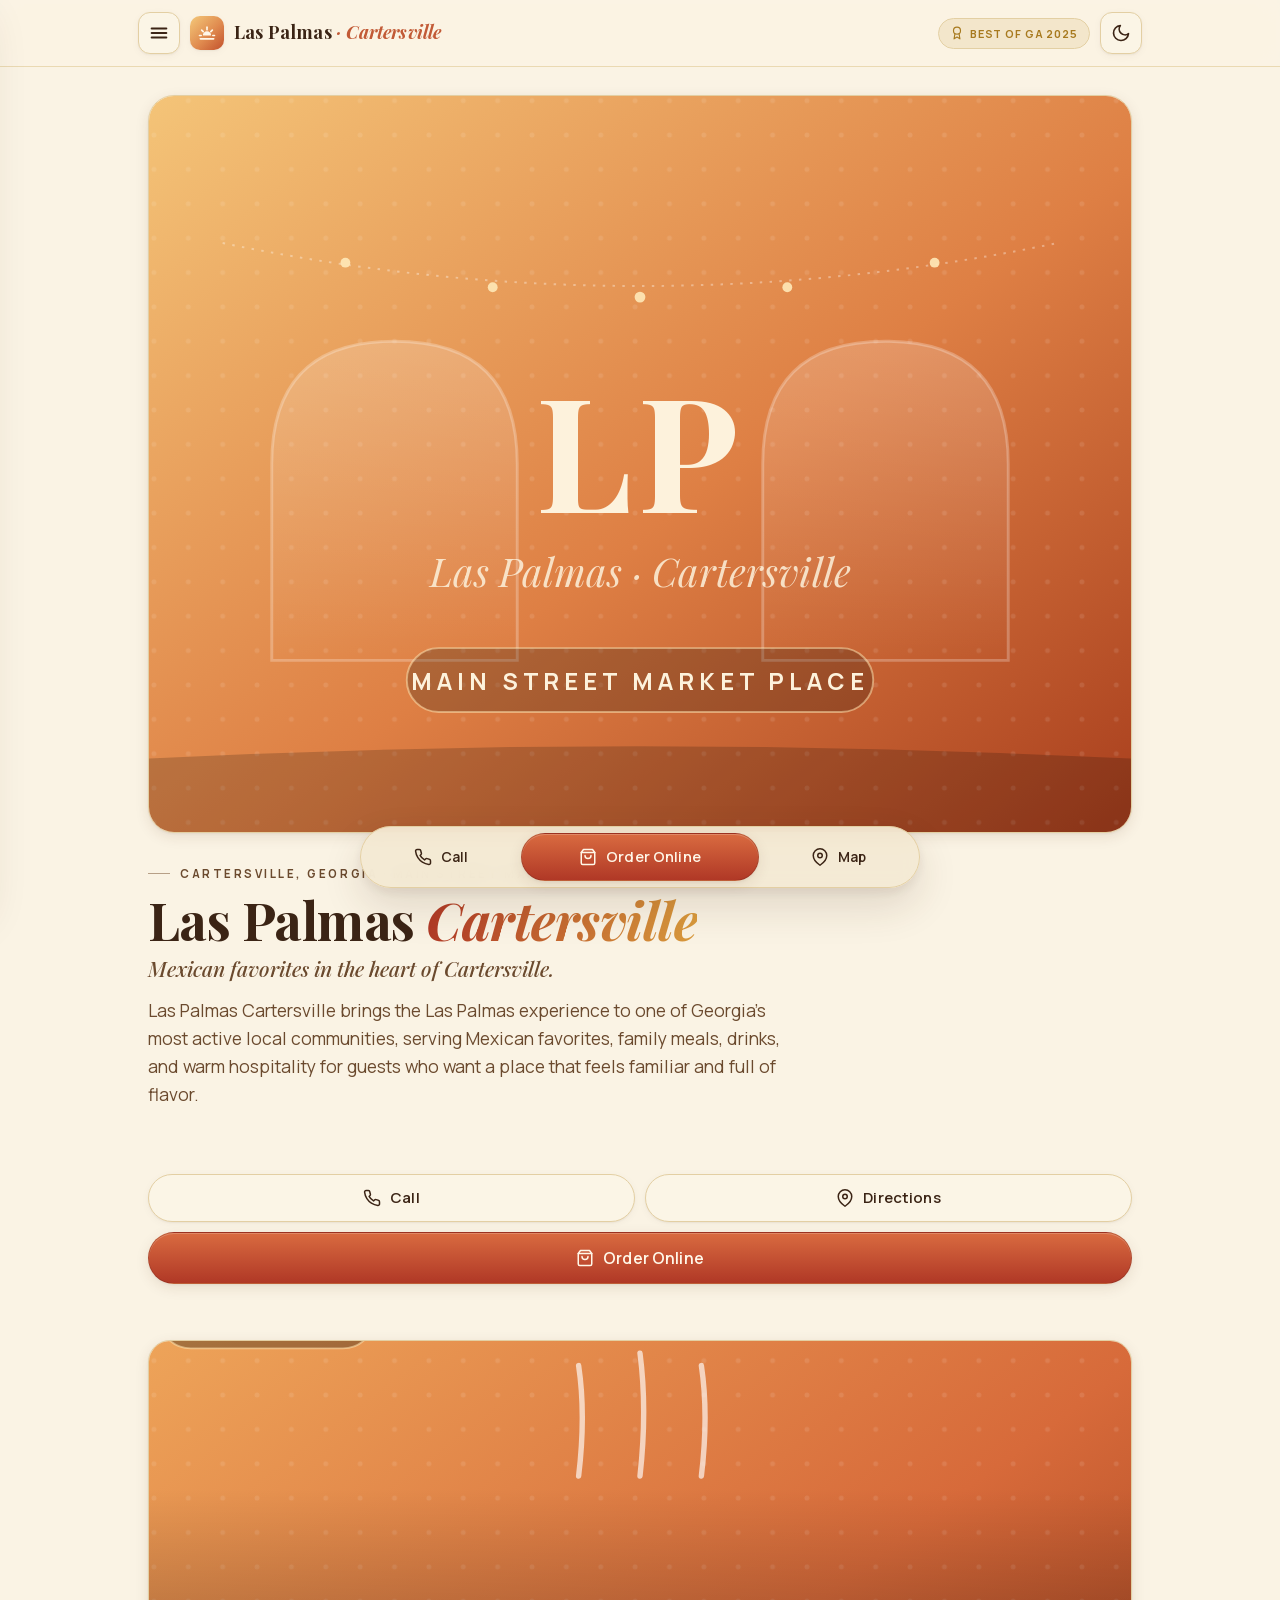
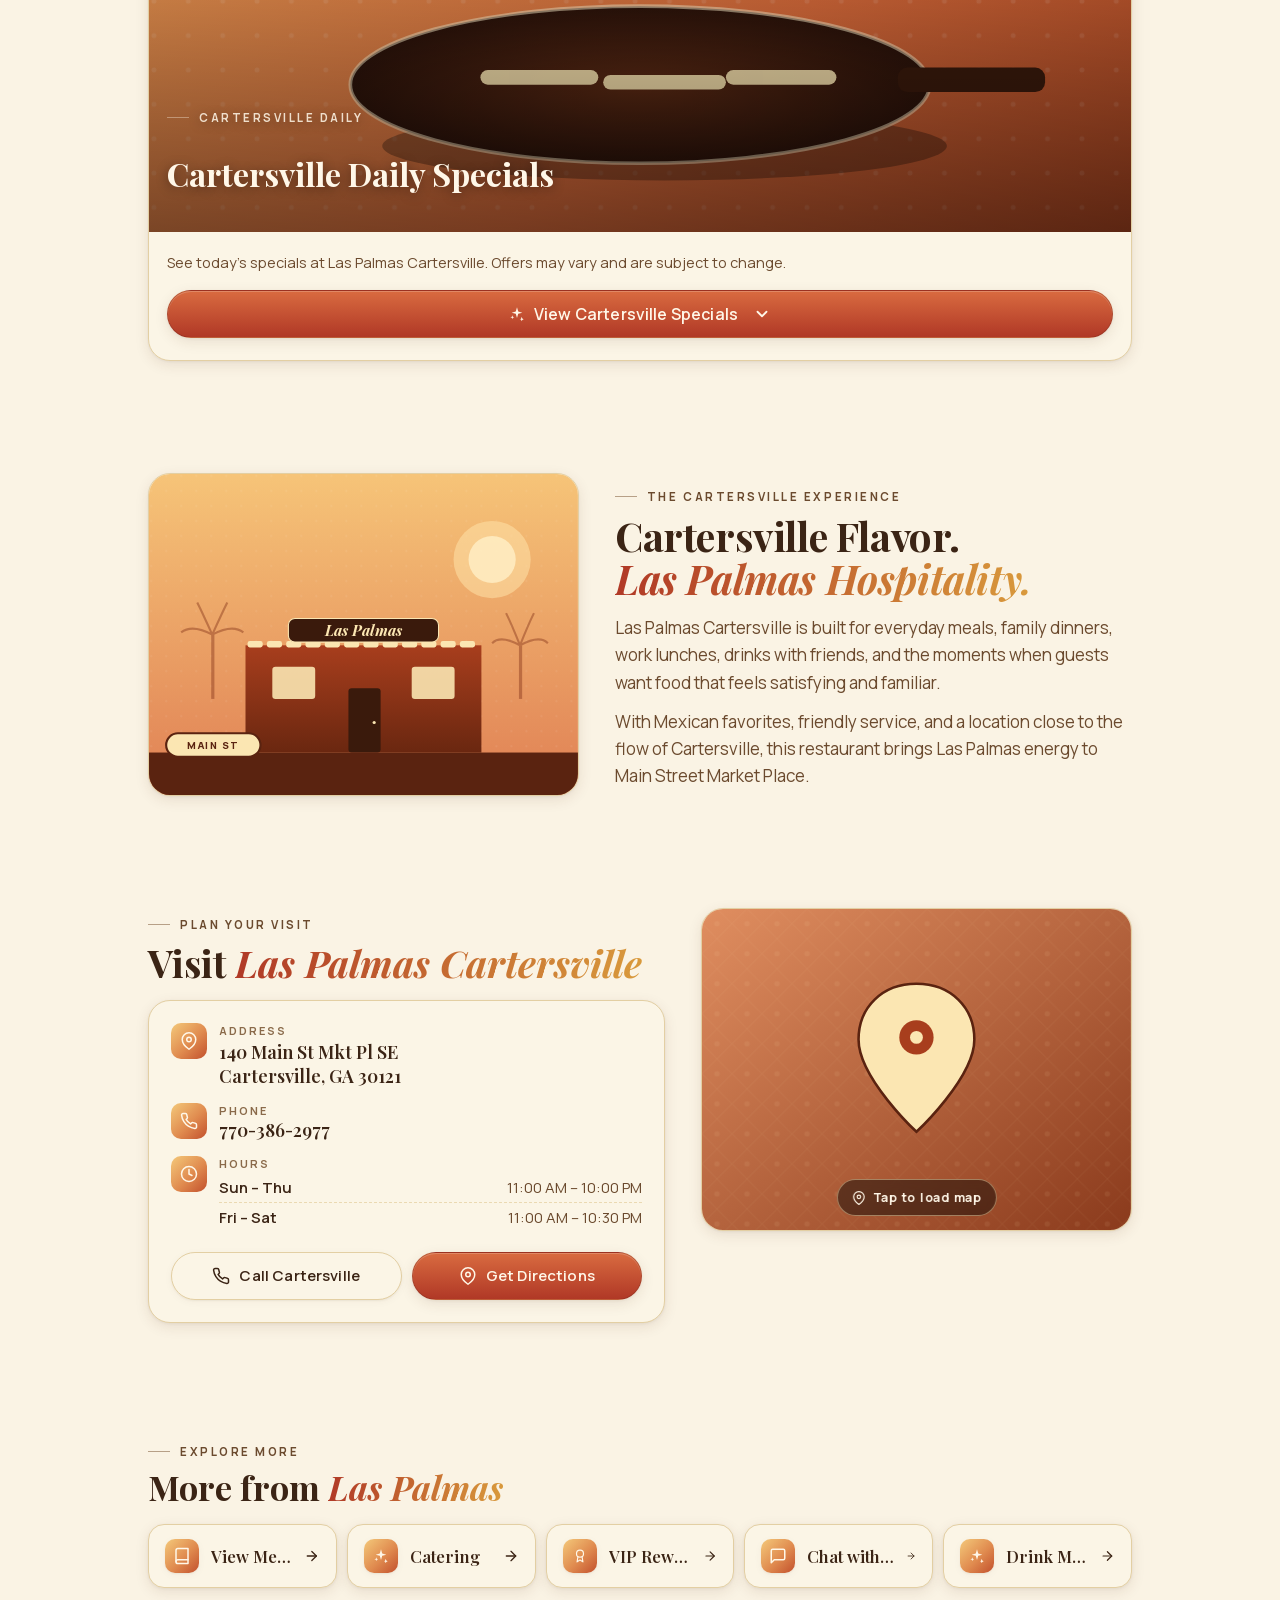
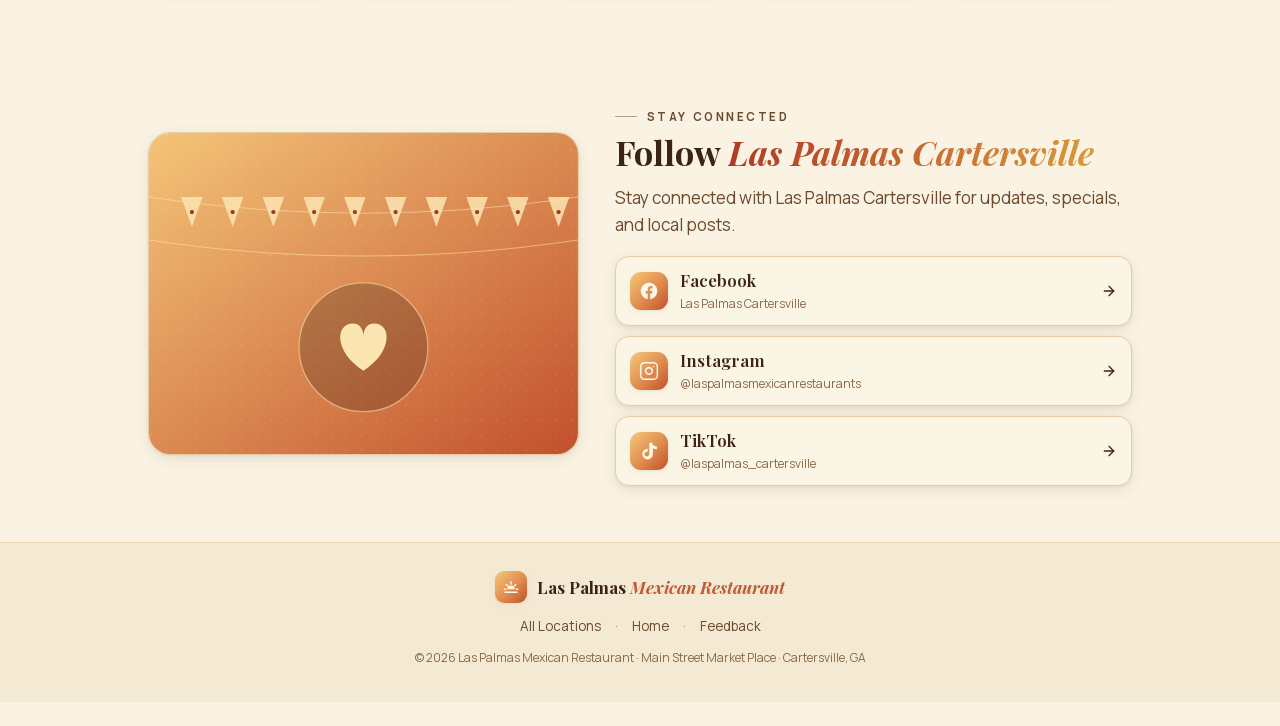
<file: cartersville/index.html>
<!DOCTYPE html>
<html lang="en" class="no-js">
<head>
<meta charset="utf-8">
<meta name="viewport" content="width=device-width, initial-scale=1">
<title>Mexican Restaurant in Cartersville, GA | Las Palmas</title>
<meta name="description" content="Mexican favorites &amp; every-day specials at Main Street Market Place in Cartersville, GA. Taco Tuesday, $10 lunches, kids menu. Dine in or order online.">
<link rel="canonical" href="https://laspalmasmexicanrest.com/cartersville/">

<meta property="og:type" content="restaurant">
<meta property="og:site_name" content="Las Palmas Mexican Restaurant">
<meta property="og:title" content="Las Palmas Cartersville — Mexican Restaurant in Cartersville, GA">
<meta property="og:description" content="Mexican favorites &amp; every-day specials at Main Street Market Place in Cartersville, GA. Dine in or order online.">
<meta property="og:url" content="https://laspalmasmexicanrest.com/cartersville/">
<meta property="og:image" content="https://laspalmasmexicanrest.com/assets/images/shared/og-share.jpg">
<meta name="twitter:card" content="summary_large_image">
<meta name="twitter:title" content="Las Palmas Cartersville — Mexican Restaurant in Cartersville, GA">
<meta name="twitter:description" content="Mexican favorites &amp; every-day specials at Main Street Market Place in Cartersville, GA.">
<meta name="twitter:image" content="https://laspalmasmexicanrest.com/assets/images/shared/og-share.jpg">
<meta name="theme-color" content="#faf3e4" media="(prefers-color-scheme: light)">
<meta name="theme-color" content="#1a0f07" media="(prefers-color-scheme: dark)">

<script>(function(){try{var t=localStorage.getItem('lp-theme')||(matchMedia('(prefers-color-scheme: dark)').matches?'dark':'light');document.documentElement.setAttribute('data-theme',t);}catch(e){}document.documentElement.classList.remove('no-js');})();</script>

<link rel="preload" href="/assets/fonts/playfair-var.woff2" as="font" type="font/woff2" crossorigin>
<link rel="preload" href="/assets/fonts/playfair-italic-var.woff2" as="font" type="font/woff2" crossorigin>
<link rel="preload" href="/assets/fonts/manrope-var.woff2" as="font" type="font/woff2" crossorigin>

<style>
@font-face{font-family:'Manrope';src:url('/assets/fonts/manrope-var.woff2') format('woff2');font-weight:200 800;font-style:normal;font-display:swap}
@font-face{font-family:'Playfair Display';src:url('/assets/fonts/playfair-var.woff2') format('woff2');font-weight:400 900;font-style:normal;font-display:swap}
@font-face{font-family:'Playfair Display';src:url('/assets/fonts/playfair-italic-var.woff2') format('woff2');font-weight:400 900;font-style:italic;font-display:swap}
:root{--bg:#faf3e4;--bg-elev:#f4ead4;--bg-card:#fbf5e6;--bg-card-2:#efe1c2;--line:#e3cfa3;--line-soft:#ead9b2;--text:#3b2415;--text-soft:#6b4a2e;--text-mute:#8a6a4a;--gold:#c89b3c;--gold-deep:#a87a1f;--amber:#d99a3c;--terracotta:#c25a36;--terracotta-deep:#a3411f;--salsa:#b03826;--shadow-sm:0 1px 2px rgba(74,42,18,.06),0 2px 8px rgba(74,42,18,.04);--shadow-md:0 4px 14px rgba(74,42,18,.10),0 1px 3px rgba(74,42,18,.06);--shadow-lg:0 18px 42px rgba(74,42,18,.14),0 4px 12px rgba(74,42,18,.08);--glow:0 0 0 1px rgba(217,154,60,.30),0 14px 38px -10px rgba(176,56,38,.30);--ring:0 0 0 3px rgba(200,155,60,.35);--gradient-warm:linear-gradient(135deg,#f4c97a 0%,#e08b4f 55%,#c2502c 100%);--gradient-button:linear-gradient(180deg,#d96b40 0%,#b03826 100%);--gradient-button-hover:linear-gradient(180deg,#e07a4d 0%,#c2452c 100%);--gradient-text:linear-gradient(95deg,#b03826 0%,#d99a3c 100%);--header-bg:rgba(250,243,228,.82)}
[data-theme="dark"]{--bg:#1a0f07;--bg-elev:#22150c;--bg-card:#28190f;--bg-card-2:#311e12;--line:#4a2f1c;--line-soft:#3a2616;--text:#f1e2c4;--text-soft:#d8bf94;--text-mute:#a48d65;--gold:#d9a23c;--gold-deep:#b8862e;--amber:#e0a84a;--terracotta:#d96d44;--terracotta-deep:#c2502c;--salsa:#c44525;--shadow-sm:0 1px 2px rgba(0,0,0,.45),0 2px 8px rgba(0,0,0,.25);--shadow-md:0 6px 20px rgba(0,0,0,.55),0 2px 6px rgba(0,0,0,.3);--shadow-lg:0 22px 50px rgba(0,0,0,.65),0 6px 16px rgba(0,0,0,.4);--glow:0 0 0 1px rgba(217,162,60,.32),0 16px 44px -10px rgba(217,130,60,.40);--ring:0 0 0 3px rgba(217,162,60,.40);--gradient-warm:linear-gradient(135deg,#b8752c 0%,#9c4825 55%,#5e2010 100%);--gradient-button:linear-gradient(180deg,#e0784a 0%,#b03e20 100%);--gradient-button-hover:linear-gradient(180deg,#ec8757 0%,#c54725 100%);--gradient-text:linear-gradient(95deg,#e08e60 0%,#e0b860 100%);--header-bg:rgba(28,17,8,.78)}
*{box-sizing:border-box}html,body{background:var(--bg)}
body{margin:0;font-family:'Manrope',system-ui,-apple-system,BlinkMacSystemFont,'Segoe UI',sans-serif;color:var(--text);-webkit-font-smoothing:antialiased}
.lp-page{background:var(--bg);color:var(--text);min-height:100vh}
.serif{font-family:'Playfair Display',Georgia,serif}.italic{font-style:italic}
.gradient-text{background:var(--gradient-text);-webkit-background-clip:text;background-clip:text;color:transparent}
.lp-glow{box-shadow:var(--shadow-md),var(--glow)}
.container{width:100%;max-width:720px;margin:0 auto;padding:0 18px}
@media(min-width:768px){.container{max-width:880px;padding:0 28px}}
@media(min-width:1100px){.container{max-width:1040px}}
.section{padding:38px 0}@media(min-width:768px){.section{padding:56px 0}}
.btn{display:inline-flex;align-items:center;justify-content:center;gap:9px;padding:14px 18px;border-radius:999px;border:1px solid transparent;font-family:'Manrope',sans-serif;font-weight:600;font-size:15px;cursor:pointer;text-decoration:none;min-height:48px;line-height:1}
.btn-primary{background:var(--gradient-button);color:#fff7e8;border-color:rgba(0,0,0,.12);box-shadow:var(--shadow-md),inset 0 1px 0 rgba(255,255,255,.20)}
.btn-secondary{background:var(--bg-card);color:var(--text);border:1px solid var(--line);box-shadow:var(--shadow-sm)}
.card{background:var(--bg-card);border:1px solid var(--line);border-radius:22px;box-shadow:var(--shadow-md);overflow:hidden}
.eyebrow{display:inline-flex;align-items:center;gap:10px;font-size:11.5px;font-weight:700;letter-spacing:.22em;text-transform:uppercase;color:var(--text-soft)}
.eyebrow-rule{display:inline-block;width:22px;height:1px;background:var(--text-mute);opacity:.6}
.lp-header{position:sticky;top:0;z-index:50;-webkit-backdrop-filter:saturate(140%) blur(10px);backdrop-filter:saturate(140%) blur(10px);background:var(--header-bg);border-bottom:1px solid var(--line-soft)}
.lp-header-inner{display:flex;align-items:center;gap:10px;padding:12px 18px}
.lp-iconbtn{width:42px;height:42px;display:inline-flex;align-items:center;justify-content:center;background:var(--bg-card);border:1px solid var(--line);color:var(--text);border-radius:12px;cursor:pointer;box-shadow:var(--shadow-sm)}
.lp-brand{display:flex;align-items:center;gap:10px;text-decoration:none;color:var(--text);flex:1;min-width:0}
.lp-brand-mark{width:34px;height:34px;border-radius:10px;background:var(--gradient-warm);display:inline-flex;align-items:center;justify-content:center;box-shadow:var(--shadow-sm);color:#fff7e8;flex:0 0 34px}
.lp-brand-name{font-family:'Playfair Display',Georgia,serif;font-size:18px;font-weight:700;line-height:1.1;white-space:nowrap;overflow:hidden;text-overflow:ellipsis}
.lp-brand-name em{color:var(--terracotta);font-style:italic}
.header-badge{display:none;align-items:center;gap:6px;padding:7px 11px;border-radius:999px;background:rgba(200,155,60,.14);border:1px solid var(--line);color:var(--gold-deep);font-size:11px;font-weight:700;letter-spacing:.08em;text-transform:uppercase;white-space:nowrap}
@media(min-width:520px){.header-badge{display:inline-flex}}
.lp-hero{padding-top:28px;position:relative}
.lp-hero-media{position:relative;aspect-ratio:4/3;border-radius:26px}
.lp-hero-media svg{width:100%;height:100%;display:block}
.lp-hero-copy{margin-top:24px}
.lp-hero h1{margin:12px 0 6px;font-size:clamp(34px,7vw,52px);line-height:1.05;letter-spacing:-.01em;font-weight:700}
.lp-hero-tagline{margin:6px 0 14px;font-size:clamp(17px,3.6vw,21px);color:var(--text-soft);font-style:italic;font-weight:500}
.lp-hero-body{margin:0;font-size:clamp(15.5px,3.4vw,17.5px);line-height:1.6;color:var(--text-soft);max-width:640px}
.lp-actions-section{padding-top:4px}
.lp-actions{display:grid;grid-template-columns:1fr 1fr;gap:10px;margin-top:6px}
.lp-actions .btn-order{grid-column:1/-1;font-size:16px;padding:16px 18px}
@keyframes lp-fade-up{from{opacity:0;transform:translateY(14px)}to{opacity:1;transform:translateY(0)}}
@keyframes lp-shimmer{0%{background-position:-200% 0}100%{background-position:200% 0}}
.reveal{opacity:0;animation:lp-fade-up 700ms cubic-bezier(.2,.7,.2,1) forwards}
.reveal-1{animation-delay:60ms}.reveal-2{animation-delay:140ms}.reveal-3{animation-delay:220ms}.reveal-4{animation-delay:300ms}.reveal-5{animation-delay:380ms}
.shimmer-text{background:linear-gradient(95deg,var(--salsa) 0%,var(--amber) 50%,var(--salsa) 100%);background-size:200% 100%;-webkit-background-clip:text;background-clip:text;color:transparent;animation:lp-shimmer 5s linear infinite}
.has-dock{padding-bottom:96px}@media(min-width:900px){.has-dock{padding-bottom:24px}}
.lps-intro{position:fixed;inset:0;z-index:2000;display:grid;place-items:center;overflow:hidden;pointer-events:none;animation:lps-intro-veil var(--intro-dur,1650ms) ease forwards}
.lps-intro.is-done{display:none}
.lps-intro-bloom{position:absolute;width:120vmin;height:120vmin;border-radius:50%;filter:blur(6px);animation:lps-intro-bloom 1650ms cubic-bezier(.2,.7,.2,1) forwards}
.lps-intro-arc{position:relative;width:clamp(150px,44vmin,230px);height:auto;margin-bottom:6px;animation:lps-intro-arc 1000ms cubic-bezier(.2,.7,.2,1) both}
.lps-intro-rays{animation:lps-intro-rays 1400ms ease both;transform-origin:100px 78px}
.lps-intro-sunbody{animation:lps-intro-sun 900ms cubic-bezier(.2,.7,.2,1) both;transform-origin:100px 78px}
.lps-intro-text{position:relative;display:flex;flex-direction:column;align-items:center;gap:2px;text-align:center;padding:0 18px}
.lps-intro-welcome{font:500 13px 'Manrope',sans-serif;letter-spacing:.34em;text-transform:uppercase;color:var(--text-mute);animation:lps-intro-rise 700ms ease both;animation-delay:160ms}
.lps-intro-name{font-family:'Playfair Display',Georgia,serif;font-weight:600;font-size:clamp(40px,13vw,68px);line-height:1.02;background-size:220% auto;-webkit-background-clip:text;background-clip:text;-webkit-text-fill-color:transparent;color:transparent;animation:lps-intro-name 900ms cubic-bezier(.2,.7,.2,1) both,lps-shimmer2 4.5s ease-in-out infinite;animation-delay:300ms,600ms;filter:drop-shadow(0 2px 6px rgba(120,45,18,.18))}
@keyframes lps-shimmer2{0%,100%{background-position:0% 50%}50%{background-position:100% 50%}}
@keyframes lps-intro-veil{0%,66%{opacity:1}100%{opacity:0}}
@keyframes lps-intro-bloom{0%{opacity:0;transform:scale(.6)}40%{opacity:.95}70%{opacity:.8;transform:scale(1.06)}100%{opacity:0;transform:scale(1.16)}}
@keyframes lps-intro-arc{0%{opacity:0;transform:translateY(16px) scale(.92)}60%{opacity:1}100%{opacity:1;transform:translateY(0) scale(1)}}
@keyframes lps-intro-rays{0%{opacity:0}55%{opacity:.85}100%{opacity:.85}}
@keyframes lps-intro-sun{0%{transform:scaleY(.2);opacity:0}100%{transform:scaleY(1);opacity:1}}
@keyframes lps-intro-rise{0%{opacity:0;transform:translateY(10px)}100%{opacity:1;transform:translateY(0)}}
@keyframes lps-intro-name{0%{opacity:0;transform:translateY(14px) scale(.96)}100%{opacity:1;transform:translateY(0) scale(1)}}
@media(prefers-reduced-motion:reduce){.reveal,.shimmer-text,[class*="reveal-"]{animation:none!important;opacity:1!important;transform:none!important}.lps-intro{animation:lps-intro-veil-quick 750ms ease forwards}.lps-intro-bloom,.lps-intro-arc,.lps-intro-rays,.lps-intro-sunbody,.lps-intro-welcome,.lps-intro-name{animation:none!important;opacity:1!important;transform:none!important}}
@keyframes lps-intro-veil-quick{0%,55%{opacity:1}100%{opacity:0}}
.lp-scrim{position:fixed;inset:0;opacity:0;pointer-events:none;border:none;padding:0}.lp-drawer{position:fixed;top:0;left:0;bottom:0;width:min(86vw,340px);transform:translateX(-105%)}
.no-js .lps-intro{display:none}
</style>
<link rel="stylesheet" href="/assets/css/site.css" media="print" onload="this.media='all'">
<noscript><link rel="stylesheet" href="/assets/css/site.css"></noscript>

<script type="application/ld+json">
{
  "@context": "https://schema.org",
  "@type": "Restaurant",
  "@id": "https://laspalmasmexicanrest.com/cartersville/#restaurant",
  "name": "Las Palmas Mexican Restaurant - Cartersville",
  "alternateName": "Las Palmas Cartersville",
  "url": "https://laspalmasmexicanrest.com/cartersville/",
  "image": "https://laspalmasmexicanrest.com/assets/images/shared/og-share.jpg",
  "telephone": "+17703862977",
  "servesCuisine": "Mexican",
  "priceRange": "$$",
  "address": {
    "@type": "PostalAddress",
    "streetAddress": "140 Main St Mkt Pl SE",
    "addressLocality": "Cartersville",
    "addressRegion": "GA",
    "postalCode": "30121",
    "addressCountry": "US"
  },
  "geo": {
    "@type": "GeoCoordinates",
    "latitude": 34.1730723,
    "longitude": -84.775606
  },
  "openingHoursSpecification": [
    { "@type": "OpeningHoursSpecification", "dayOfWeek": ["Sunday","Monday","Tuesday","Wednesday","Thursday"], "opens": "11:00", "closes": "22:00" },
    { "@type": "OpeningHoursSpecification", "dayOfWeek": ["Friday","Saturday"], "opens": "11:00", "closes": "22:30" }
  ],
  "hasMap": "https://maps.app.goo.gl/sL8KN7RrmxCxdBfG6",
  "menu": "https://laspalmasmexicanrest.com/menu/",
  "sameAs": [
    "https://www.facebook.com/LasPalmasMexicanRestCartersville",
    "https://www.instagram.com/laspalmasmexicanrestaurants",
    "https://www.tiktok.com/@laspalmas_cartersville"
  ],
  "parentOrganization": {
    "@type": "Organization",
    "name": "Las Palmas Mexican Restaurant",
    "url": "https://laspalmasmexicanrest.com/"
  }
}
</script>
<script type="application/ld+json">
{
  "@context": "https://schema.org",
  "@type": "BreadcrumbList",
  "itemListElement": [
    { "@type": "ListItem", "position": 1, "name": "Home", "item": "https://laspalmasmexicanrest.com/" },
    { "@type": "ListItem", "position": 2, "name": "Locations", "item": "https://laspalmasmexicanrest.com/locations/" },
    { "@type": "ListItem", "position": 3, "name": "Cartersville, GA", "item": "https://laspalmasmexicanrest.com/cartersville/" }
  ]
}
</script>
</head>
<body>
<div class="lp-page has-dock">

  <!-- Welcome intro (sunrise / sunset palette / intensity 70) -->
  <div class="lps-intro" data-duration="1650" role="presentation" aria-hidden="true"
       style="--intro-dur:1650ms;background:radial-gradient(circle at 50% 42%, rgba(245,190,63,0.345), transparent 58%),radial-gradient(circle at 22% 78%, rgba(217,70,42,0.264), transparent 55%),radial-gradient(circle at 80% 24%, rgba(122,38,22,0.203), transparent 52%),var(--bg)">
    <div class="lps-intro-bloom" style="background:radial-gradient(circle, rgba(245,190,63,0.558) 0%, rgba(245,190,63,0.305) 35%, rgba(217,70,42,0.142) 60%, transparent 72%)"></div>
    <svg class="lps-intro-arc" viewBox="0 0 200 120" aria-hidden="true">
      <defs>
        <linearGradient id="lps-intro-sun" x1="0" y1="0" x2="0" y2="1">
          <stop offset="0%" stop-color="#F5BE3F"/>
          <stop offset="100%" stop-color="#D9462A"/>
        </linearGradient>
      </defs>
      <g class="lps-intro-rays" stroke="#F5BE3F" stroke-width="2" stroke-linecap="round" opacity="0.8">
        <line x1="100" y1="34" x2="100" y2="50"/>
        <line x1="64" y1="44" x2="74" y2="56"/>
        <line x1="136" y1="44" x2="126" y2="56"/>
        <line x1="46" y1="70" x2="60" y2="72"/>
        <line x1="154" y1="70" x2="140" y2="72"/>
      </g>
      <path class="lps-intro-sunbody" d="M 70 78 a 30 30 0 0 1 60 0 z" fill="url(#lps-intro-sun)"/>
      <path d="M 30 88 Q 100 100 170 88" stroke="#7A2616" stroke-width="3" fill="none" stroke-linecap="round"/>
      <path d="M 44 96 Q 100 104 156 96" stroke="#D9462A" stroke-width="2.2" fill="none" stroke-linecap="round"/>
    </svg>
    <div class="lps-intro-text">
      <span class="lps-intro-welcome">Welcome to Las Palmas</span>
      <span class="lps-intro-name" style="background-image:linear-gradient(90deg,#D9462A,#F5BE3F,#7A2616,#F5BE3F,#D9462A)">Cartersville</span>
    </div>
  </div>

  <header class="lp-header">
    <div class="container lp-header-inner">
      <button class="lp-iconbtn" aria-label="Open menu" data-nav-open>
        <svg width="22" height="22" viewBox="0 0 24 24" fill="none" stroke="currentColor" stroke-width="2.2" stroke-linecap="round" stroke-linejoin="round" aria-hidden="true"><line x1="4" y1="7" x2="20" y2="7"/><line x1="4" y1="12" x2="20" y2="12"/><line x1="4" y1="17" x2="20" y2="17"/></svg>
      </button>

      <a class="lp-brand" href="/">
        <span class="lp-brand-mark" aria-hidden="true">
          <svg width="20" height="20" viewBox="0 0 24 24" fill="none" stroke="currentColor" stroke-width="2" stroke-linecap="round" aria-hidden="true"><path d="M7 15a5 5 0 0 1 10 0" fill="currentColor" stroke="none"/><line x1="12" y1="5" x2="12" y2="8"/><line x1="5.6" y1="8.6" x2="7.4" y2="10.4"/><line x1="18.4" y1="8.6" x2="16.6" y2="10.4"/><line x1="3" y1="15" x2="5" y2="15"/><line x1="19" y1="15" x2="21" y2="15"/><path d="M4 19h16"/></svg>
        </span>
        <span class="lp-brand-name">Las Palmas <em>· Cartersville</em></span>
      </a>

      <span class="header-badge">
        <svg width="14" height="14" viewBox="0 0 24 24" fill="none" stroke="currentColor" stroke-width="2" stroke-linecap="round" stroke-linejoin="round" aria-hidden="true"><circle cx="12" cy="8" r="6"/><path d="M15.477 12.89 17 22l-5-3-5 3 1.523-9.11"/></svg>
        Best of GA 2025
      </span>

      <button class="lp-iconbtn" aria-label="Switch to dark mode" data-theme-toggle>
        <svg class="icon-sun" width="20" height="20" viewBox="0 0 24 24" fill="none" stroke="currentColor" stroke-width="2" stroke-linecap="round" stroke-linejoin="round" aria-hidden="true" style="display:none"><circle cx="12" cy="12" r="4"/><path d="M12 2v2M12 20v2M4.93 4.93l1.41 1.41M17.66 17.66l1.41 1.41M2 12h2M20 12h2M4.93 19.07l1.41-1.41M17.66 6.34l1.41-1.41"/></svg>
        <svg class="icon-moon" width="20" height="20" viewBox="0 0 24 24" fill="none" stroke="currentColor" stroke-width="2" stroke-linecap="round" stroke-linejoin="round" aria-hidden="true"><path d="M21 12.79A9 9 0 1 1 11.21 3 7 7 0 0 0 21 12.79z"/></svg>
      </button>
    </div>
  </header>

  <button class="lp-scrim" tabindex="-1" aria-hidden="true"></button>
  <aside class="lp-drawer" role="dialog" aria-modal="true" aria-label="Site menu" aria-hidden="true" inert>
    <div class="lp-drawer-head">
      <span class="lp-drawer-title">Las Palmas <em>Menu</em></span>
      <button class="lp-drawer-close" aria-label="Close menu" data-nav-close>
        <svg width="22" height="22" viewBox="0 0 24 24" fill="none" stroke="currentColor" stroke-width="2.2" stroke-linecap="round" stroke-linejoin="round" aria-hidden="true"><line x1="6" y1="6" x2="18" y2="18"/><line x1="18" y1="6" x2="6" y2="18"/></svg>
      </button>
    </div>
    <nav class="lp-drawer-nav">
      <a href="/"><span>Home</span><svg width="16" height="16" viewBox="0 0 24 24" fill="none" stroke="currentColor" stroke-width="2" stroke-linecap="round" stroke-linejoin="round" aria-hidden="true"><line x1="5" y1="12" x2="19" y2="12"/><polyline points="12 5 19 12 12 19"/></svg></a>
      <a href="/menu/"><span>Menu</span><svg width="16" height="16" viewBox="0 0 24 24" fill="none" stroke="currentColor" stroke-width="2" stroke-linecap="round" stroke-linejoin="round" aria-hidden="true"><line x1="5" y1="12" x2="19" y2="12"/><polyline points="12 5 19 12 12 19"/></svg></a>
      <a href="/chat/"><span>Chat</span><svg width="16" height="16" viewBox="0 0 24 24" fill="none" stroke="currentColor" stroke-width="2" stroke-linecap="round" stroke-linejoin="round" aria-hidden="true"><line x1="5" y1="12" x2="19" y2="12"/><polyline points="12 5 19 12 12 19"/></svg></a>
      <a href="/locations/"><span>Locations</span><svg width="16" height="16" viewBox="0 0 24 24" fill="none" stroke="currentColor" stroke-width="2" stroke-linecap="round" stroke-linejoin="round" aria-hidden="true"><line x1="5" y1="12" x2="19" y2="12"/><polyline points="12 5 19 12 12 19"/></svg></a>
      <a href="/specials/"><span>Daily Specials</span><svg width="16" height="16" viewBox="0 0 24 24" fill="none" stroke="currentColor" stroke-width="2" stroke-linecap="round" stroke-linejoin="round" aria-hidden="true"><line x1="5" y1="12" x2="19" y2="12"/><polyline points="12 5 19 12 12 19"/></svg></a>
      <a href="/drinks/"><span>Drinks</span><svg width="16" height="16" viewBox="0 0 24 24" fill="none" stroke="currentColor" stroke-width="2" stroke-linecap="round" stroke-linejoin="round" aria-hidden="true"><line x1="5" y1="12" x2="19" y2="12"/><polyline points="12 5 19 12 12 19"/></svg></a>
      <a href="/catering/"><span>Catering</span><svg width="16" height="16" viewBox="0 0 24 24" fill="none" stroke="currentColor" stroke-width="2" stroke-linecap="round" stroke-linejoin="round" aria-hidden="true"><line x1="5" y1="12" x2="19" y2="12"/><polyline points="12 5 19 12 12 19"/></svg></a>
      <a href="/feedback/"><span>Feedback</span><svg width="16" height="16" viewBox="0 0 24 24" fill="none" stroke="currentColor" stroke-width="2" stroke-linecap="round" stroke-linejoin="round" aria-hidden="true"><line x1="5" y1="12" x2="19" y2="12"/><polyline points="12 5 19 12 12 19"/></svg></a>
      <a href="/events/"><span>Events</span><svg width="16" height="16" viewBox="0 0 24 24" fill="none" stroke="currentColor" stroke-width="2" stroke-linecap="round" stroke-linejoin="round" aria-hidden="true"><line x1="5" y1="12" x2="19" y2="12"/><polyline points="12 5 19 12 12 19"/></svg></a>
      <a href="/tacopete/"><span>VIP Rewards</span><svg width="16" height="16" viewBox="0 0 24 24" fill="none" stroke="currentColor" stroke-width="2" stroke-linecap="round" stroke-linejoin="round" aria-hidden="true"><line x1="5" y1="12" x2="19" y2="12"/><polyline points="12 5 19 12 12 19"/></svg></a>
      <a href="/join-our-team/"><span>Join Our Team</span><svg width="16" height="16" viewBox="0 0 24 24" fill="none" stroke="currentColor" stroke-width="2" stroke-linecap="round" stroke-linejoin="round" aria-hidden="true"><line x1="5" y1="12" x2="19" y2="12"/><polyline points="12 5 19 12 12 19"/></svg></a>
      <a href="/order/"><span>Online Ordering</span><svg width="16" height="16" viewBox="0 0 24 24" fill="none" stroke="currentColor" stroke-width="2" stroke-linecap="round" stroke-linejoin="round" aria-hidden="true"><line x1="5" y1="12" x2="19" y2="12"/><polyline points="12 5 19 12 12 19"/></svg></a>
    </nav>
    <div class="lp-drawer-foot">© <span data-year>2026</span> Las Palmas Mexican Restaurant</div>
  </aside>

  <main>
    <!-- ── Hero ─────────────────────────────────────────────────────── -->
    <section class="section lp-hero">
      <div class="container">
        <div class="card lp-hero-media lp-glow reveal reveal-1">
          <!-- TODO: replace with real Cartersville hero photo (WebP) when Glenn delivers -->
          <svg viewBox="0 0 400 300" preserveAspectRatio="xMidYMid slice" role="img" aria-label="Las Palmas Cartersville — Mexican favorites in the heart of Cartersville">
            <defs>
              <linearGradient id="cv-hero" x1="0" y1="0" x2="1" y2="1">
                <stop offset="0%" stop-color="#f4c478"/><stop offset="55%" stop-color="#de7f44"/><stop offset="100%" stop-color="#a83e1d"/>
              </linearGradient>
              <linearGradient id="cv-arch" x1="0" y1="0" x2="0" y2="1">
                <stop offset="0%" stop-color="rgba(255,255,255,0.18)"/><stop offset="100%" stop-color="rgba(255,255,255,0)"/>
              </linearGradient>
              <pattern id="cv-dots" x="0" y="0" width="14" height="14" patternUnits="userSpaceOnUse">
                <circle cx="2" cy="2" r="1" fill="rgba(255,255,255,0.10)"/>
              </pattern>
            </defs>
            <rect width="400" height="300" fill="url(#cv-hero)"/>
            <rect width="400" height="300" fill="url(#cv-dots)"/>
            <path d="M 50 230 L 50 150 Q 50 100 100 100 Q 150 100 150 150 L 150 230 Z" fill="url(#cv-arch)" stroke="rgba(255,255,255,0.25)" stroke-width="1.2"/>
            <path d="M 250 230 L 250 150 Q 250 100 300 100 Q 350 100 350 150 L 350 230 Z" fill="url(#cv-arch)" stroke="rgba(255,255,255,0.25)" stroke-width="1.2"/>
            <path d="M 30 60 Q 200 95 370 60" stroke="rgba(255,255,255,0.35)" stroke-width="0.8" fill="none" stroke-dasharray="1 3"/>
            <g fill="#ffe9b8" opacity="0.9">
              <circle cx="80" cy="68" r="2"/><circle cx="140" cy="78" r="2"/><circle cx="200" cy="82" r="2.2"/><circle cx="260" cy="78" r="2"/><circle cx="320" cy="68" r="2"/>
            </g>
            <text x="200" y="170" text-anchor="middle" font-family="Playfair Display, Georgia, serif" font-size="64" font-weight="700" fill="#fdf2dc" letter-spacing="2.5">LP</text>
            <text x="200" y="200" text-anchor="middle" font-family="Playfair Display, Georgia, serif" font-style="italic" font-size="16" fill="#fdf2dc" opacity="0.85">Las Palmas · Cartersville</text>
            <g transform="translate(200,238)">
              <rect x="-95" y="-13" width="190" height="26" rx="13" fill="rgba(0,0,0,0.22)" stroke="rgba(255,233,184,0.5)" stroke-width="0.8"/>
              <text x="0" y="4" text-anchor="middle" font-family="Manrope, sans-serif" font-size="9.5" font-weight="700" letter-spacing="2" fill="#fdf2dc">MAIN STREET MARKET PLACE</text>
            </g>
            <path d="M 0 270 Q 200 260 400 270 L 400 300 L 0 300 Z" fill="rgba(0,0,0,0.18)"/>
          </svg>
        </div>

        <div class="lp-hero-copy">
          <div class="eyebrow reveal reveal-2">
            <span class="eyebrow-rule"></span>
            Cartersville, Georgia · Main Street Market Place
            <span class="eyebrow-rule"></span>
          </div>
          <h1 class="serif reveal reveal-3">Las Palmas <span class="italic shimmer-text">Cartersville</span></h1>
          <p class="serif lp-hero-tagline reveal reveal-4">Mexican favorites in the heart of Cartersville.</p>
          <p class="lp-hero-body reveal reveal-5">Las Palmas Cartersville brings the Las Palmas experience to one of Georgia's most active local communities, serving Mexican favorites, family meals, drinks, and warm hospitality for guests who want a place that feels familiar and full of flavor.</p>
        </div>
      </div>
    </section>

    <!-- ── Primary actions ──────────────────────────────────────────── -->
    <section class="lp-actions-section">
      <div class="container">
        <div class="lp-actions reveal reveal-5">
          <a href="tel:+17703862977" class="btn btn-secondary" aria-label="Call Las Palmas Cartersville">
            <svg width="18" height="18" viewBox="0 0 24 24" fill="none" stroke="currentColor" stroke-width="2" stroke-linecap="round" stroke-linejoin="round" aria-hidden="true"><path d="M22 16.92v3a2 2 0 0 1-2.18 2 19.79 19.79 0 0 1-8.63-3.07 19.5 19.5 0 0 1-6-6 19.79 19.79 0 0 1-3.07-8.67A2 2 0 0 1 4.11 2h3a2 2 0 0 1 2 1.72 12.84 12.84 0 0 0 .7 2.81 2 2 0 0 1-.45 2.11L8.09 9.91a16 16 0 0 0 6 6l1.27-1.27a2 2 0 0 1 2.11-.45 12.84 12.84 0 0 0 2.81.7A2 2 0 0 1 22 16.92z"/></svg>
            Call
          </a>
          <a href="https://maps.app.goo.gl/sL8KN7RrmxCxdBfG6" target="_blank" rel="noopener noreferrer" class="btn btn-secondary" aria-label="Get directions to Las Palmas Cartersville">
            <svg width="18" height="18" viewBox="0 0 24 24" fill="none" stroke="currentColor" stroke-width="2" stroke-linecap="round" stroke-linejoin="round" aria-hidden="true"><path d="M21 10c0 7-9 13-9 13s-9-6-9-13a9 9 0 0 1 18 0z"/><circle cx="12" cy="10" r="3"/></svg>
            Directions
          </a>
          <a href="https://www.livewireorders.com/ordering/restaurant/menu?company_uid=91c58b6a-d322-4781-8a83-98998b9c5453&amp;restaurant_uid=a80eca9a-841b-48ec-9b51-c130487f3ed6&amp;facebook=true" target="_blank" rel="noopener noreferrer" class="btn btn-primary btn-order" aria-label="Order online from Las Palmas Cartersville">
            <svg width="18" height="18" viewBox="0 0 24 24" fill="none" stroke="currentColor" stroke-width="2" stroke-linecap="round" stroke-linejoin="round" aria-hidden="true"><path d="M6 2 3 6v14a2 2 0 0 0 2 2h14a2 2 0 0 0 2-2V6L18 2H6z"/><line x1="3" y1="6" x2="21" y2="6"/><path d="M16 10a4 4 0 0 1-8 0"/></svg>
            Order Online
          </a>
        </div>
      </div>
    </section>

    <!-- ── Daily specials (Cartersville: Every Day block + daily cards) ─ -->
    <section class="section lp-specials-section" id="specials">
      <div class="container">
        <div class="card" style="padding:0">
          <div class="lp-specials-banner">
            <svg viewBox="0 0 400 300" preserveAspectRatio="xMidYMid slice" role="img" aria-label="Sizzling Cartersville favorites">
              <defs>
                <linearGradient id="cv-sp" x1="0" y1="0" x2="1" y2="1">
                  <stop offset="0%" stop-color="#f1ad5e"/><stop offset="60%" stop-color="#d76a3a"/><stop offset="100%" stop-color="#9a3a1a"/>
                </linearGradient>
                <pattern id="cv-sp-dots" x="0" y="0" width="14" height="14" patternUnits="userSpaceOnUse">
                  <circle cx="2" cy="2" r="1" fill="rgba(255,255,255,0.10)"/>
                </pattern>
                <radialGradient id="cv-plate" cx="50%" cy="50%" r="50%">
                  <stop offset="0%" stop-color="#5c2a14"/><stop offset="100%" stop-color="#2c130a"/>
                </radialGradient>
              </defs>
              <rect width="400" height="300" fill="url(#cv-sp)"/>
              <rect width="400" height="300" fill="url(#cv-sp-dots)"/>
              <g stroke="rgba(255,255,255,0.65)" stroke-width="2.2" fill="none" stroke-linecap="round">
                <path d="M 175 105 Q 178 80 175 60"/><path d="M 200 105 Q 203 78 200 55"/><path d="M 225 105 Q 228 80 225 60"/>
              </g>
              <ellipse cx="210" cy="215" rx="115" ry="14" fill="rgba(0,0,0,0.30)"/>
              <ellipse cx="200" cy="190" rx="118" ry="32" fill="url(#cv-plate)" stroke="rgba(255,237,200,0.55)" stroke-width="1.5"/>
              <rect x="305" y="183" width="60" height="10" rx="4" fill="#3a1a0c"/>
              <g fill="#fbe6b2" opacity="0.95">
                <rect x="135" y="184" width="48" height="6" rx="3"/><rect x="185" y="186" width="50" height="6" rx="3"/><rect x="235" y="184" width="45" height="6" rx="3"/>
              </g>
              <g transform="translate(48,40)">
                <rect x="-44" y="-13" width="88" height="26" rx="13" fill="rgba(0,0,0,0.30)" stroke="rgba(255,233,184,0.5)" stroke-width="0.8"/>
                <text x="0" y="4" text-anchor="middle" font-family="Manrope, sans-serif" font-size="9.5" font-weight="700" letter-spacing="2" fill="#fdf2dc">SPECIALS</text>
              </g>
            </svg>
            <div class="lp-banner-overlay"></div>
            <div class="lp-banner-caption">
              <div class="eyebrow"><span class="eyebrow-rule"></span>Cartersville Daily</div>
              <h2 class="serif lp-banner-title">Cartersville Daily Specials</h2>
            </div>
          </div>

          <div class="lp-specials-body">
            <p class="lp-specials-intro">See today's specials at Las Palmas Cartersville. Offers may vary and are subject to change.</p>

            <button class="btn btn-primary lp-expand" data-specials-toggle aria-expanded="false" aria-controls="cartersville-specials-panel"
                    data-label-show="View Cartersville Specials" data-label-hide="Hide Cartersville Specials">
              <svg width="16" height="16" viewBox="0 0 24 24" fill="currentColor" aria-hidden="true"><path d="M12 2l1.8 6.2L20 10l-6.2 1.8L12 18l-1.8-6.2L4 10l6.2-1.8L12 2zM19 16l.9 2.6L22 20l-2.1.9L19 23l-.9-2.6L16 20l2.1-1L19 16zM5 14l.7 2L8 17l-2.3.7L5 20l-.7-2.3L2 17l2.3-1L5 14z"/></svg>
              <span class="lbl">View Cartersville Specials</span>
              <span class="chev"><svg width="18" height="18" viewBox="0 0 24 24" fill="none" stroke="currentColor" stroke-width="2.4" stroke-linecap="round" stroke-linejoin="round" aria-hidden="true"><polyline points="6 9 12 15 18 9"/></svg></span>
            </button>

            <div id="cartersville-specials-panel" class="lp-reveal-panel" data-specials-panel role="region" aria-label="Cartersville specials">
              <div>
                <div class="lp-panel-pad">
                  <div class="lp-everyday">
                    <span class="lp-everyday-chip">
                      <svg width="16" height="16" viewBox="0 0 24 24" fill="none" stroke="currentColor" stroke-width="2" stroke-linecap="round" stroke-linejoin="round" aria-hidden="true"><path d="M20.59 13.41 13.42 20.58a2 2 0 0 1-2.83 0L2 12V2h10l8.59 8.59a2 2 0 0 1 0 2.82z"/><line x1="7" y1="7" x2="7.01" y2="7"/></svg>
                      Every Day
                    </span>
                    <div class="lp-everyday-title">Every Day Specials</div>
                    <ul class="lp-day-items">
                      <li><span class="lp-day-item-text">$2.00 off any Combinations</span></li>
                      <li><span class="lp-day-item-text">$2.00 off any Frozen Margarita<span class="alc" aria-hidden="true">*</span></span></li>
                    </ul>
                  </div>

                  <div class="lp-days">
                    <div data-today-slot></div>
                    <div class="lp-days-grid lp-days-grid--tall" data-days>
                      <div class="lp-day-card" data-day="0">
                        <span class="today-pill">Today</span>
                        <div class="lp-day-name">Sunday</div>
                        <div>
                          <div class="lp-day-fallback-title">Family Table Day</div>
                          <div class="lp-day-fallback-body">Settle in for favorites, combinations, and a relaxed Sunday meal.</div>
                        </div>
                      </div>
                      <div class="lp-day-card" data-day="1">
                        <span class="today-pill">Today</span>
                        <div class="lp-day-name">Monday</div>
                        <ul class="lp-day-items">
                          <li><span class="lp-day-item-text">Kids Menu $5.00</span></li>
                          <li>
                            <span class="lp-day-item-text">Grilled Chicken Quesadilla w/ Rice and Small Soup $10.00</span>
                            <span class="lp-day-item-note--pill">11 AM – 3 PM</span>
                          </li>
                          <li><span class="lp-day-item-text">Chicken Fajitas $14.00</span></li>
                        </ul>
                      </div>
                      <div class="lp-day-card" data-day="2">
                        <span class="today-pill">Today</span>
                        <div class="lp-day-name">Tuesday</div>
                        <ul class="lp-day-items">
                          <li><span class="lp-day-item-text">Draft Domestic Beer 16 oz $1.50<span class="alc" aria-hidden="true">*</span></span></li>
                          <li>
                            <span class="lp-day-item-text">Taco Tuesday $1.50 each</span>
                            <span class="lp-day-item-note--pill">Ground Beef or Shredded Chicken</span>
                          </li>
                          <li>
                            <span class="lp-day-item-text">Lunch Taco Salad w/ Small Soup $10.00</span>
                            <span class="lp-day-item-note--pill">11 AM – 3 PM</span>
                          </li>
                        </ul>
                      </div>
                      <div class="lp-day-card" data-day="3">
                        <span class="today-pill">Today</span>
                        <div class="lp-day-name">Wednesday</div>
                        <ul class="lp-day-items">
                          <li>
                            <span class="lp-day-item-text">Speedy Gonzalez w/ Small Soup $10.00</span>
                            <span class="lp-day-item-note--pill">11 AM – 3 PM</span>
                          </li>
                          <li>
                            <span class="lp-day-item-text">Chimichanga and Rice w/ Small Soup $10.00</span>
                            <span class="lp-day-item-note--pill">11 AM – 3 PM</span>
                          </li>
                          <li><span class="lp-day-item-text">Enchiladas Supremas $10.00</span></li>
                        </ul>
                      </div>
                      <div class="lp-day-card" data-day="4">
                        <span class="today-pill">Today</span>
                        <div class="lp-day-name">Thursday</div>
                        <ul class="lp-day-items">
                          <li>
                            <span class="lp-day-item-text">Lunch Loco Rice w/ Small Soup $10.00</span>
                            <span class="lp-day-item-note--pill">11 AM – 3 PM</span>
                          </li>
                          <li><span class="lp-day-item-text">Fiesta Quesadilla (Grilled Chicken) $10.00</span></li>
                        </ul>
                      </div>
                      <div class="lp-day-card" data-day="5">
                        <span class="today-pill">Today</span>
                        <div class="lp-day-name">Friday</div>
                        <ul class="lp-day-items">
                          <li>
                            <span class="lp-day-item-text">Lunch Palmas Bowl (Chicken) w/ Small Soup $10.00</span>
                            <span class="lp-day-item-note--pill">11 AM – 3 PM</span>
                          </li>
                        </ul>
                      </div>
                      <div class="lp-day-card" data-day="6">
                        <span class="today-pill">Today</span>
                        <div class="lp-day-name">Saturday</div>
                        <div>
                          <div class="lp-day-fallback-title">Bring the Crew</div>
                          <div class="lp-day-fallback-body">Ask your server about today's favorites and enjoy the Las Palmas classics.</div>
                        </div>
                      </div>
                    </div>
                  </div>

                  <p class="lp-fine-print">Specials are dine-in only unless otherwise stated. Offers, pricing, availability, and days may change without notice. Must be 21+ to drink. Please drink responsibly. See restaurant for details.</p>
                </div>
              </div>
            </div>
          </div>
        </div>
      </div>
    </section>

    <!-- ── Story ────────────────────────────────────────────────────── -->
    <section class="section">
      <div class="container">
        <div class="story-grid">
          <div class="card lp-media">
            <!-- TODO: replace with real Cartersville interior/food photo (WebP) when Glenn delivers -->
            <svg viewBox="0 0 400 300" preserveAspectRatio="xMidYMid slice" role="img" aria-label="Cartersville flavor, Las Palmas hospitality">
              <defs>
                <linearGradient id="cv-sky" x1="0" y1="0" x2="0" y2="1">
                  <stop offset="0%" stop-color="#f6c478"/><stop offset="100%" stop-color="#e08054"/>
                </linearGradient>
                <linearGradient id="cv-bld" x1="0" y1="0" x2="0" y2="1">
                  <stop offset="0%" stop-color="#a83e1d"/><stop offset="100%" stop-color="#6a2710"/>
                </linearGradient>
                <pattern id="cv-sky-dots" x="0" y="0" width="14" height="14" patternUnits="userSpaceOnUse">
                  <circle cx="2" cy="2" r="1" fill="rgba(255,255,255,0.08)"/>
                </pattern>
              </defs>
              <rect width="400" height="300" fill="url(#cv-sky)"/>
              <rect width="400" height="300" fill="url(#cv-sky-dots)"/>
              <circle cx="320" cy="80" r="36" fill="#ffe2a8" opacity="0.55"/>
              <circle cx="320" cy="80" r="22" fill="#ffeec4" opacity="0.85"/>
              <g opacity="0.4" fill="#7c2a12">
                <rect x="58" y="150" width="3" height="60"/>
                <path d="M59 150 Q 40 140 30 148 M59 150 Q 78 140 88 148 M59 150 Q 50 130 45 120 M59 150 Q 68 130 73 120" stroke="#7c2a12" stroke-width="2" fill="none"/>
                <rect x="345" y="160" width="3" height="50"/>
                <path d="M346 160 Q 328 150 320 158 M346 160 Q 364 150 372 158 M346 160 Q 338 140 333 130 M346 160 Q 354 140 359 130" stroke="#7c2a12" stroke-width="2" fill="none"/>
              </g>
              <rect x="90" y="160" width="220" height="100" fill="url(#cv-bld)"/>
              <g fill="#fbe6b2">
                <rect x="92" y="156" width="14" height="6" rx="2"/><rect x="110" y="156" width="14" height="6" rx="2"/><rect x="128" y="156" width="14" height="6" rx="2"/><rect x="146" y="156" width="14" height="6" rx="2"/><rect x="164" y="156" width="14" height="6" rx="2"/><rect x="182" y="156" width="14" height="6" rx="2"/><rect x="200" y="156" width="14" height="6" rx="2"/><rect x="218" y="156" width="14" height="6" rx="2"/><rect x="236" y="156" width="14" height="6" rx="2"/><rect x="254" y="156" width="14" height="6" rx="2"/><rect x="272" y="156" width="14" height="6" rx="2"/><rect x="290" y="156" width="14" height="6" rx="2"/>
              </g>
              <rect x="186" y="200" width="30" height="60" rx="3" fill="#3a1a0c"/>
              <circle cx="210" cy="232" r="1.5" fill="#fbe6b2"/>
              <rect x="115" y="180" width="40" height="30" rx="3" fill="#fbe6b2" opacity="0.9"/>
              <rect x="245" y="180" width="40" height="30" rx="3" fill="#fbe6b2" opacity="0.9"/>
              <rect x="130" y="135" width="140" height="22" rx="6" fill="#3a1a0c" stroke="#fbe6b2" stroke-width="1"/>
              <text x="200" y="151" text-anchor="middle" font-family="Playfair Display, serif" font-style="italic" font-size="14" font-weight="700" fill="#fbe6b2">Las Palmas</text>
              <rect x="0" y="260" width="400" height="40" fill="#5a2310"/>
              <g transform="translate(60,260)">
                <rect x="-44" y="-18" width="88" height="22" rx="11" fill="#fbe6b2" stroke="#5a2310" stroke-width="2"/>
                <text x="0" y="-3" text-anchor="middle" font-family="Manrope, sans-serif" font-size="9" font-weight="800" letter-spacing="1.4" fill="#5a2310">MAIN ST</text>
              </g>
            </svg>
          </div>
          <div>
            <div class="eyebrow" style="margin-bottom:10px"><span class="eyebrow-rule"></span>The Cartersville Experience</div>
            <h2 class="serif lp-h2">Cartersville Flavor.<br><span class="italic gradient-text">Las Palmas Hospitality.</span></h2>
            <p class="lp-body-text">Las Palmas Cartersville is built for everyday meals, family dinners, work lunches, drinks with friends, and the moments when guests want food that feels satisfying and familiar.</p>
            <p class="lp-body-text">With Mexican favorites, friendly service, and a location close to the flow of Cartersville, this restaurant brings Las Palmas energy to Main Street Market Place.</p>
          </div>
        </div>
      </div>
    </section>

    <!-- ── Visit / hours / map ──────────────────────────────────────── -->
    <section class="section" id="visit">
      <div class="container">
        <div class="hours-grid">
          <div>
            <div class="eyebrow" style="margin-bottom:10px"><span class="eyebrow-rule"></span>Plan Your Visit</div>
            <h2 class="serif lp-visit-h2">Visit <span class="italic gradient-text">Las Palmas Cartersville</span></h2>

            <div class="card lp-info-card">
              <div class="lp-info-row">
                <span class="lp-chiplet" aria-hidden="true">
                  <svg width="18" height="18" viewBox="0 0 24 24" fill="none" stroke="currentColor" stroke-width="2" stroke-linecap="round" stroke-linejoin="round" aria-hidden="true"><path d="M21 10c0 7-9 13-9 13s-9-6-9-13a9 9 0 0 1 18 0z"/><circle cx="12" cy="10" r="3"/></svg>
                </span>
                <div>
                  <div class="lp-info-label">Address</div>
                  <div class="serif lp-info-value">140 Main St Mkt Pl SE<br>Cartersville, GA 30121</div>
                </div>
              </div>

              <div class="lp-info-row">
                <span class="lp-chiplet" aria-hidden="true">
                  <svg width="18" height="18" viewBox="0 0 24 24" fill="none" stroke="currentColor" stroke-width="2" stroke-linecap="round" stroke-linejoin="round" aria-hidden="true"><path d="M22 16.92v3a2 2 0 0 1-2.18 2 19.79 19.79 0 0 1-8.63-3.07 19.5 19.5 0 0 1-6-6 19.79 19.79 0 0 1-3.07-8.67A2 2 0 0 1 4.11 2h3a2 2 0 0 1 2 1.72 12.84 12.84 0 0 0 .7 2.81 2 2 0 0 1-.45 2.11L8.09 9.91a16 16 0 0 0 6 6l1.27-1.27a2 2 0 0 1 2.11-.45 12.84 12.84 0 0 0 2.81.7A2 2 0 0 1 22 16.92z"/></svg>
                </span>
                <div>
                  <div class="lp-info-label">Phone</div>
                  <a href="tel:+17703862977" class="serif lp-info-value">770-386-2977</a>
                </div>
              </div>

              <div class="lp-info-row">
                <span class="lp-chiplet" aria-hidden="true">
                  <svg width="18" height="18" viewBox="0 0 24 24" fill="none" stroke="currentColor" stroke-width="2" stroke-linecap="round" stroke-linejoin="round" aria-hidden="true"><circle cx="12" cy="12" r="10"/><polyline points="12 6 12 12 16 14"/></svg>
                </span>
                <div style="flex:1">
                  <div class="lp-info-label">Hours</div>
                  <ul class="lp-hours-list">
                    <li><span class="d">Sun – Thu</span><span class="t">11:00 AM – 10:00 PM</span></li>
                    <li><span class="d">Fri – Sat</span><span class="t">11:00 AM – 10:30 PM</span></li>
                  </ul>
                </div>
              </div>

              <div class="lp-info-ctas">
                <a href="tel:+17703862977" class="btn btn-secondary" aria-label="Call Las Palmas Cartersville">
                  <svg width="18" height="18" viewBox="0 0 24 24" fill="none" stroke="currentColor" stroke-width="2" stroke-linecap="round" stroke-linejoin="round" aria-hidden="true"><path d="M22 16.92v3a2 2 0 0 1-2.18 2 19.79 19.79 0 0 1-8.63-3.07 19.5 19.5 0 0 1-6-6 19.79 19.79 0 0 1-3.07-8.67A2 2 0 0 1 4.11 2h3a2 2 0 0 1 2 1.72 12.84 12.84 0 0 0 .7 2.81 2 2 0 0 1-.45 2.11L8.09 9.91a16 16 0 0 0 6 6l1.27-1.27a2 2 0 0 1 2.11-.45 12.84 12.84 0 0 0 2.81.7A2 2 0 0 1 22 16.92z"/></svg>
                  Call Cartersville
                </a>
                <a href="https://maps.app.goo.gl/sL8KN7RrmxCxdBfG6" target="_blank" rel="noopener noreferrer" class="btn btn-primary" aria-label="Get directions">
                  <svg width="18" height="18" viewBox="0 0 24 24" fill="none" stroke="currentColor" stroke-width="2" stroke-linecap="round" stroke-linejoin="round" aria-hidden="true"><path d="M21 10c0 7-9 13-9 13s-9-6-9-13a9 9 0 0 1 18 0z"/><circle cx="12" cy="10" r="3"/></svg>
                  Get Directions
                </a>
              </div>
            </div>
          </div>

          <div class="card lp-media">
            <button class="lp-map-load" data-map-load
                    data-map-src="https://www.google.com/maps?q=Las%20Palmas%20Mexican%20Restaurant%2C%20140%20Main%20St%20Mkt%20Pl%20SE%2C%20Cartersville%2C%20GA%2030121&output=embed"
                    data-map-title="Map showing Las Palmas Cartersville at 140 Main St Mkt Pl SE, Cartersville, GA"
                    aria-label="Load interactive map of Las Palmas Cartersville">
              <svg viewBox="0 0 400 300" preserveAspectRatio="xMidYMid slice" role="img" aria-label="Visit Las Palmas Cartersville">
                <defs>
                  <linearGradient id="cv-hr" x1="0" y1="0" x2="1" y2="1">
                    <stop offset="0%" stop-color="#e08e60"/><stop offset="100%" stop-color="#8a3a1c"/>
                  </linearGradient>
                  <pattern id="cv-hr-tiles" x="0" y="0" width="28" height="28" patternUnits="userSpaceOnUse">
                    <path d="M14 0 L28 14 L14 28 L0 14 Z" fill="none" stroke="rgba(255,233,184,0.10)" stroke-width="0.6"/>
                    <circle cx="14" cy="14" r="2.5" fill="rgba(255,233,184,0.08)"/>
                  </pattern>
                </defs>
                <rect width="400" height="300" fill="url(#cv-hr)"/>
                <rect width="400" height="300" fill="url(#cv-hr-tiles)"/>
                <g transform="translate(200,130)">
                  <path d="M 0 -60 C -32 -60 -54 -38 -54 -8 C -54 28 0 78 0 78 C 0 78 54 28 54 -8 C 54 -38 32 -60 0 -60 Z" fill="#fbe6b2" stroke="#5a2310" stroke-width="2.4"/>
                  <circle cx="0" cy="-10" r="16" fill="#a83e1d"/>
                  <circle cx="0" cy="-10" r="6" fill="#fbe6b2"/>
                </g>
              </svg>
              <span class="lp-map-hint">
                <svg width="14" height="14" viewBox="0 0 24 24" fill="none" stroke="currentColor" stroke-width="2" stroke-linecap="round" stroke-linejoin="round" aria-hidden="true"><path d="M21 10c0 7-9 13-9 13s-9-6-9-13a9 9 0 0 1 18 0z"/><circle cx="12" cy="10" r="3"/></svg>
                Tap to load map
              </span>
            </button>
          </div>
        </div>
      </div>
    </section>

    <!-- ── More from Las Palmas ─────────────────────────────────────── -->
    <section class="section">
      <div class="container">
        <div class="eyebrow" style="margin-bottom:10px"><span class="eyebrow-rule"></span>Explore More</div>
        <h2 class="serif lp-h2-more">More from <span class="italic gradient-text">Las Palmas</span></h2>
        <div class="more-grid">
          <a class="card more-card" href="/menu/">
            <span class="more-card-l">
              <span class="more-chip" aria-hidden="true"><svg width="18" height="18" viewBox="0 0 24 24" fill="none" stroke="currentColor" stroke-width="2" stroke-linecap="round" stroke-linejoin="round" aria-hidden="true"><path d="M4 19.5A2.5 2.5 0 0 1 6.5 17H20"/><path d="M6.5 2H20v20H6.5A2.5 2.5 0 0 1 4 19.5v-15A2.5 2.5 0 0 1 6.5 2z"/></svg></span>
              <span class="more-label">View Menu</span>
            </span>
            <svg width="16" height="16" viewBox="0 0 24 24" fill="none" stroke="currentColor" stroke-width="2" stroke-linecap="round" stroke-linejoin="round" aria-hidden="true"><line x1="5" y1="12" x2="19" y2="12"/><polyline points="12 5 19 12 12 19"/></svg>
          </a>
          <a class="card more-card" href="/catering/">
            <span class="more-card-l">
              <span class="more-chip" aria-hidden="true"><svg width="16" height="16" viewBox="0 0 24 24" fill="currentColor" aria-hidden="true"><path d="M12 2l1.8 6.2L20 10l-6.2 1.8L12 18l-1.8-6.2L4 10l6.2-1.8L12 2zM19 16l.9 2.6L22 20l-2.1.9L19 23l-.9-2.6L16 20l2.1-1L19 16zM5 14l.7 2L8 17l-2.3.7L5 20l-.7-2.3L2 17l2.3-1L5 14z"/></svg></span>
              <span class="more-label">Catering</span>
            </span>
            <svg width="16" height="16" viewBox="0 0 24 24" fill="none" stroke="currentColor" stroke-width="2" stroke-linecap="round" stroke-linejoin="round" aria-hidden="true"><line x1="5" y1="12" x2="19" y2="12"/><polyline points="12 5 19 12 12 19"/></svg>
          </a>
          <a class="card more-card" href="/tacopete/">
            <span class="more-card-l">
              <span class="more-chip" aria-hidden="true"><svg width="14" height="14" viewBox="0 0 24 24" fill="none" stroke="currentColor" stroke-width="2" stroke-linecap="round" stroke-linejoin="round" aria-hidden="true"><circle cx="12" cy="8" r="6"/><path d="M15.477 12.89 17 22l-5-3-5 3 1.523-9.11"/></svg></span>
              <span class="more-label">VIP Rewards</span>
            </span>
            <svg width="16" height="16" viewBox="0 0 24 24" fill="none" stroke="currentColor" stroke-width="2" stroke-linecap="round" stroke-linejoin="round" aria-hidden="true"><line x1="5" y1="12" x2="19" y2="12"/><polyline points="12 5 19 12 12 19"/></svg>
          </a>
          <a class="card more-card" href="/chat/">
            <span class="more-card-l">
              <span class="more-chip" aria-hidden="true"><svg width="18" height="18" viewBox="0 0 24 24" fill="none" stroke="currentColor" stroke-width="2" stroke-linecap="round" stroke-linejoin="round" aria-hidden="true"><path d="M21 15a2 2 0 0 1-2 2H7l-4 4V5a2 2 0 0 1 2-2h14a2 2 0 0 1 2 2z"/></svg></span>
              <span class="more-label">Chat with Las Palmas</span>
            </span>
            <svg width="16" height="16" viewBox="0 0 24 24" fill="none" stroke="currentColor" stroke-width="2" stroke-linecap="round" stroke-linejoin="round" aria-hidden="true"><line x1="5" y1="12" x2="19" y2="12"/><polyline points="12 5 19 12 12 19"/></svg>
          </a>
          <a class="card more-card" href="/drinks/">
            <span class="more-card-l">
              <span class="more-chip" aria-hidden="true"><svg width="16" height="16" viewBox="0 0 24 24" fill="currentColor" aria-hidden="true"><path d="M12 2l1.8 6.2L20 10l-6.2 1.8L12 18l-1.8-6.2L4 10l6.2-1.8L12 2zM19 16l.9 2.6L22 20l-2.1.9L19 23l-.9-2.6L16 20l2.1-1L19 16zM5 14l.7 2L8 17l-2.3.7L5 20l-.7-2.3L2 17l2.3-1L5 14z"/></svg></span>
              <span class="more-label">Drink Menu</span>
            </span>
            <svg width="16" height="16" viewBox="0 0 24 24" fill="none" stroke="currentColor" stroke-width="2" stroke-linecap="round" stroke-linejoin="round" aria-hidden="true"><line x1="5" y1="12" x2="19" y2="12"/><polyline points="12 5 19 12 12 19"/></svg>
          </a>
        </div>
      </div>
    </section>

    <!-- ── Social ───────────────────────────────────────────────────── -->
    <section class="section">
      <div class="container">
        <div class="social-grid">
          <div class="card lp-media">
            <!-- TODO: replace with real Cartersville community photo (WebP) when Glenn delivers -->
            <svg viewBox="0 0 400 300" preserveAspectRatio="xMidYMid slice" role="img" aria-label="Follow Las Palmas Cartersville">
              <defs>
                <linearGradient id="cv-soc" x1="0" y1="0" x2="1" y2="1">
                  <stop offset="0%" stop-color="#f4c478"/><stop offset="100%" stop-color="#c2502c"/>
                </linearGradient>
                <pattern id="cv-soc-dots" x="0" y="0" width="14" height="14" patternUnits="userSpaceOnUse">
                  <circle cx="2" cy="2" r="1" fill="rgba(255,255,255,0.10)"/>
                </pattern>
              </defs>
              <rect width="400" height="300" fill="url(#cv-soc)"/>
              <rect width="400" height="300" fill="url(#cv-soc-dots)"/>
              <g stroke="rgba(255,233,184,0.5)" stroke-width="1" fill="none">
                <path d="M 0 60 Q 200 90 400 60"/>
                <path d="M 0 100 Q 200 130 400 100"/>
              </g>
              <g><path d="M 30 60 L 40 88 L 50 60 Z" fill="#fbe6b2" opacity="0.85"/><circle cx="40" cy="74" r="2" fill="#a3361b"/></g>
              <g><path d="M 68 60 L 78 88 L 88 60 Z" fill="#fbe6b2" opacity="0.85"/><circle cx="78" cy="74" r="2" fill="#a3361b"/></g>
              <g><path d="M 106 60 L 116 88 L 126 60 Z" fill="#fbe6b2" opacity="0.85"/><circle cx="116" cy="74" r="2" fill="#a3361b"/></g>
              <g><path d="M 144 60 L 154 88 L 164 60 Z" fill="#fbe6b2" opacity="0.85"/><circle cx="154" cy="74" r="2" fill="#a3361b"/></g>
              <g><path d="M 182 60 L 192 88 L 202 60 Z" fill="#fbe6b2" opacity="0.85"/><circle cx="192" cy="74" r="2" fill="#a3361b"/></g>
              <g><path d="M 220 60 L 230 88 L 240 60 Z" fill="#fbe6b2" opacity="0.85"/><circle cx="230" cy="74" r="2" fill="#a3361b"/></g>
              <g><path d="M 258 60 L 268 88 L 278 60 Z" fill="#fbe6b2" opacity="0.85"/><circle cx="268" cy="74" r="2" fill="#a3361b"/></g>
              <g><path d="M 296 60 L 306 88 L 316 60 Z" fill="#fbe6b2" opacity="0.85"/><circle cx="306" cy="74" r="2" fill="#a3361b"/></g>
              <g><path d="M 334 60 L 344 88 L 354 60 Z" fill="#fbe6b2" opacity="0.85"/><circle cx="344" cy="74" r="2" fill="#a3361b"/></g>
              <g><path d="M 372 60 L 382 88 L 392 60 Z" fill="#fbe6b2" opacity="0.85"/><circle cx="382" cy="74" r="2" fill="#a3361b"/></g>
              <g transform="translate(200,200)">
                <circle cx="0" cy="0" r="60" fill="rgba(0,0,0,0.20)" stroke="rgba(255,233,184,0.5)" stroke-width="1.2"/>
                <path d="M 0 22 C -28 4 -26 -22 -10 -22 C -3 -22 0 -16 0 -10 C 0 -16 3 -22 10 -22 C 26 -22 28 4 0 22 Z" fill="#fbe6b2"/>
              </g>
            </svg>
          </div>
          <div>
            <div class="eyebrow" style="margin-bottom:10px"><span class="eyebrow-rule"></span>Stay Connected</div>
            <h2 class="serif lp-h2-more" style="margin-bottom:12px">Follow <span class="italic gradient-text">Las Palmas Cartersville</span></h2>
            <p class="lp-body-text" style="margin-bottom:18px">Stay connected with Las Palmas Cartersville for updates, specials, and local posts.</p>
            <div class="lp-social-list">
              <a class="card social-card" href="https://www.facebook.com/LasPalmasMexicanRestCartersville" target="_blank" rel="noopener noreferrer" aria-label="Follow Las Palmas Cartersville on Facebook">
                <span class="social-card-l">
                  <span class="social-chip" aria-hidden="true"><svg width="20" height="20" viewBox="0 0 24 24" fill="currentColor" aria-hidden="true"><path d="M22 12a10 10 0 1 0-11.6 9.87v-6.98H7.9V12h2.5V9.8c0-2.47 1.47-3.83 3.7-3.83 1.07 0 2.2.19 2.2.19v2.42h-1.24c-1.22 0-1.6.76-1.6 1.54V12h2.72l-.43 2.89h-2.29v6.98A10 10 0 0 0 22 12z"/></svg></span>
                  <span><span class="social-name">Facebook</span><span class="social-handle">Las Palmas Cartersville</span></span>
                </span>
                <svg width="16" height="16" viewBox="0 0 24 24" fill="none" stroke="currentColor" stroke-width="2" stroke-linecap="round" stroke-linejoin="round" aria-hidden="true"><line x1="5" y1="12" x2="19" y2="12"/><polyline points="12 5 19 12 12 19"/></svg>
              </a>
              <a class="card social-card" href="https://www.instagram.com/laspalmasmexicanrestaurants" target="_blank" rel="noopener noreferrer" aria-label="Follow Las Palmas Cartersville on Instagram">
                <span class="social-card-l">
                  <span class="social-chip" aria-hidden="true"><svg width="20" height="20" viewBox="0 0 24 24" fill="none" stroke="currentColor" stroke-width="1.8" stroke-linecap="round" stroke-linejoin="round" aria-hidden="true"><rect x="2" y="2" width="20" height="20" rx="5" ry="5"/><path d="M16 11.37A4 4 0 1 1 12.63 8 4 4 0 0 1 16 11.37z"/><line x1="17.5" y1="6.5" x2="17.51" y2="6.5"/></svg></span>
                  <span><span class="social-name">Instagram</span><span class="social-handle">@laspalmasmexicanrestaurants</span></span>
                </span>
                <svg width="16" height="16" viewBox="0 0 24 24" fill="none" stroke="currentColor" stroke-width="2" stroke-linecap="round" stroke-linejoin="round" aria-hidden="true"><line x1="5" y1="12" x2="19" y2="12"/><polyline points="12 5 19 12 12 19"/></svg>
              </a>
              <a class="card social-card" href="https://www.tiktok.com/@laspalmas_cartersville" target="_blank" rel="noopener noreferrer" aria-label="Follow Las Palmas Cartersville on TikTok">
                <span class="social-card-l">
                  <span class="social-chip" aria-hidden="true"><svg width="20" height="20" viewBox="0 0 24 24" fill="currentColor" aria-hidden="true"><path d="M19.59 6.69a4.83 4.83 0 0 1-3.77-4.25V2h-3.45v13.67a2.89 2.89 0 0 1-5.2 1.74 2.89 2.89 0 0 1 2.31-4.64 2.93 2.93 0 0 1 .88.13V9.4a6.84 6.84 0 0 0-1-.05A6.33 6.33 0 0 0 5.8 20.1a6.34 6.34 0 0 0 10.86-4.43V8.41a8.16 8.16 0 0 0 4.77 1.52v-3.4a4.85 4.85 0 0 1-1.84-.84z"/></svg></span>
                  <span><span class="social-name">TikTok</span><span class="social-handle">@laspalmas_cartersville</span></span>
                </span>
                <svg width="16" height="16" viewBox="0 0 24 24" fill="none" stroke="currentColor" stroke-width="2" stroke-linecap="round" stroke-linejoin="round" aria-hidden="true"><line x1="5" y1="12" x2="19" y2="12"/><polyline points="12 5 19 12 12 19"/></svg>
              </a>
            </div>
          </div>
        </div>
      </div>
    </section>
  </main>

  <footer class="lp-footer">
    <div class="container lp-footer-inner">
      <a class="lp-footer-brand" href="/">
        <span class="lp-footer-mark" aria-hidden="true">
          <svg width="18" height="18" viewBox="0 0 24 24" fill="none" stroke="currentColor" stroke-width="2" stroke-linecap="round" aria-hidden="true"><path d="M7 15a5 5 0 0 1 10 0" fill="currentColor" stroke="none"/><line x1="12" y1="5" x2="12" y2="8"/><line x1="5.6" y1="8.6" x2="7.4" y2="10.4"/><line x1="18.4" y1="8.6" x2="16.6" y2="10.4"/><line x1="3" y1="15" x2="5" y2="15"/><line x1="19" y1="15" x2="21" y2="15"/><path d="M4 19h16"/></svg>
        </span>
        <span class="lp-footer-name">Las Palmas <em>Mexican Restaurant</em></span>
      </a>
      <div class="lp-footer-links">
        <a href="/locations/">All Locations</a>
        <span class="dot-sep">·</span>
        <a href="/">Home</a>
        <span class="dot-sep">·</span>
        <a href="/feedback/">Feedback</a>
      </div>
      <div class="lp-footer-copy">© <span data-year>2026</span> Las Palmas Mexican Restaurant · Main Street Market Place · Cartersville, GA</div>
    </div>
  </footer>

  <div class="lp-dock" aria-label="Quick actions for Las Palmas Cartersville">
    <div class="lp-dock-inner">
      <a href="tel:+17703862977" class="btn btn-ghost" aria-label="Call Las Palmas Cartersville">
        <svg width="18" height="18" viewBox="0 0 24 24" fill="none" stroke="currentColor" stroke-width="2" stroke-linecap="round" stroke-linejoin="round" aria-hidden="true"><path d="M22 16.92v3a2 2 0 0 1-2.18 2 19.79 19.79 0 0 1-8.63-3.07 19.5 19.5 0 0 1-6-6 19.79 19.79 0 0 1-3.07-8.67A2 2 0 0 1 4.11 2h3a2 2 0 0 1 2 1.72 12.84 12.84 0 0 0 .7 2.81 2 2 0 0 1-.45 2.11L8.09 9.91a16 16 0 0 0 6 6l1.27-1.27a2 2 0 0 1 2.11-.45 12.84 12.84 0 0 0 2.81.7A2 2 0 0 1 22 16.92z"/></svg>
        Call
      </a>
      <a href="https://www.livewireorders.com/ordering/restaurant/menu?company_uid=91c58b6a-d322-4781-8a83-98998b9c5453&amp;restaurant_uid=a80eca9a-841b-48ec-9b51-c130487f3ed6&amp;facebook=true" target="_blank" rel="noopener noreferrer" class="btn btn-primary" aria-label="Order online from Las Palmas Cartersville">
        <svg width="18" height="18" viewBox="0 0 24 24" fill="none" stroke="currentColor" stroke-width="2" stroke-linecap="round" stroke-linejoin="round" aria-hidden="true"><path d="M6 2 3 6v14a2 2 0 0 0 2 2h14a2 2 0 0 0 2-2V6L18 2H6z"/><line x1="3" y1="6" x2="21" y2="6"/><path d="M16 10a4 4 0 0 1-8 0"/></svg>
        Order Online
      </a>
      <a href="https://maps.app.goo.gl/sL8KN7RrmxCxdBfG6" target="_blank" rel="noopener noreferrer" class="btn btn-ghost" aria-label="Directions to Las Palmas Cartersville">
        <svg width="18" height="18" viewBox="0 0 24 24" fill="none" stroke="currentColor" stroke-width="2" stroke-linecap="round" stroke-linejoin="round" aria-hidden="true"><path d="M21 10c0 7-9 13-9 13s-9-6-9-13a9 9 0 0 1 18 0z"/><circle cx="12" cy="10" r="3"/></svg>
        Map
      </a>
    </div>
  </div>

</div>
<script src="/assets/js/main.js" defer></script>
</body>
</html>
</file>
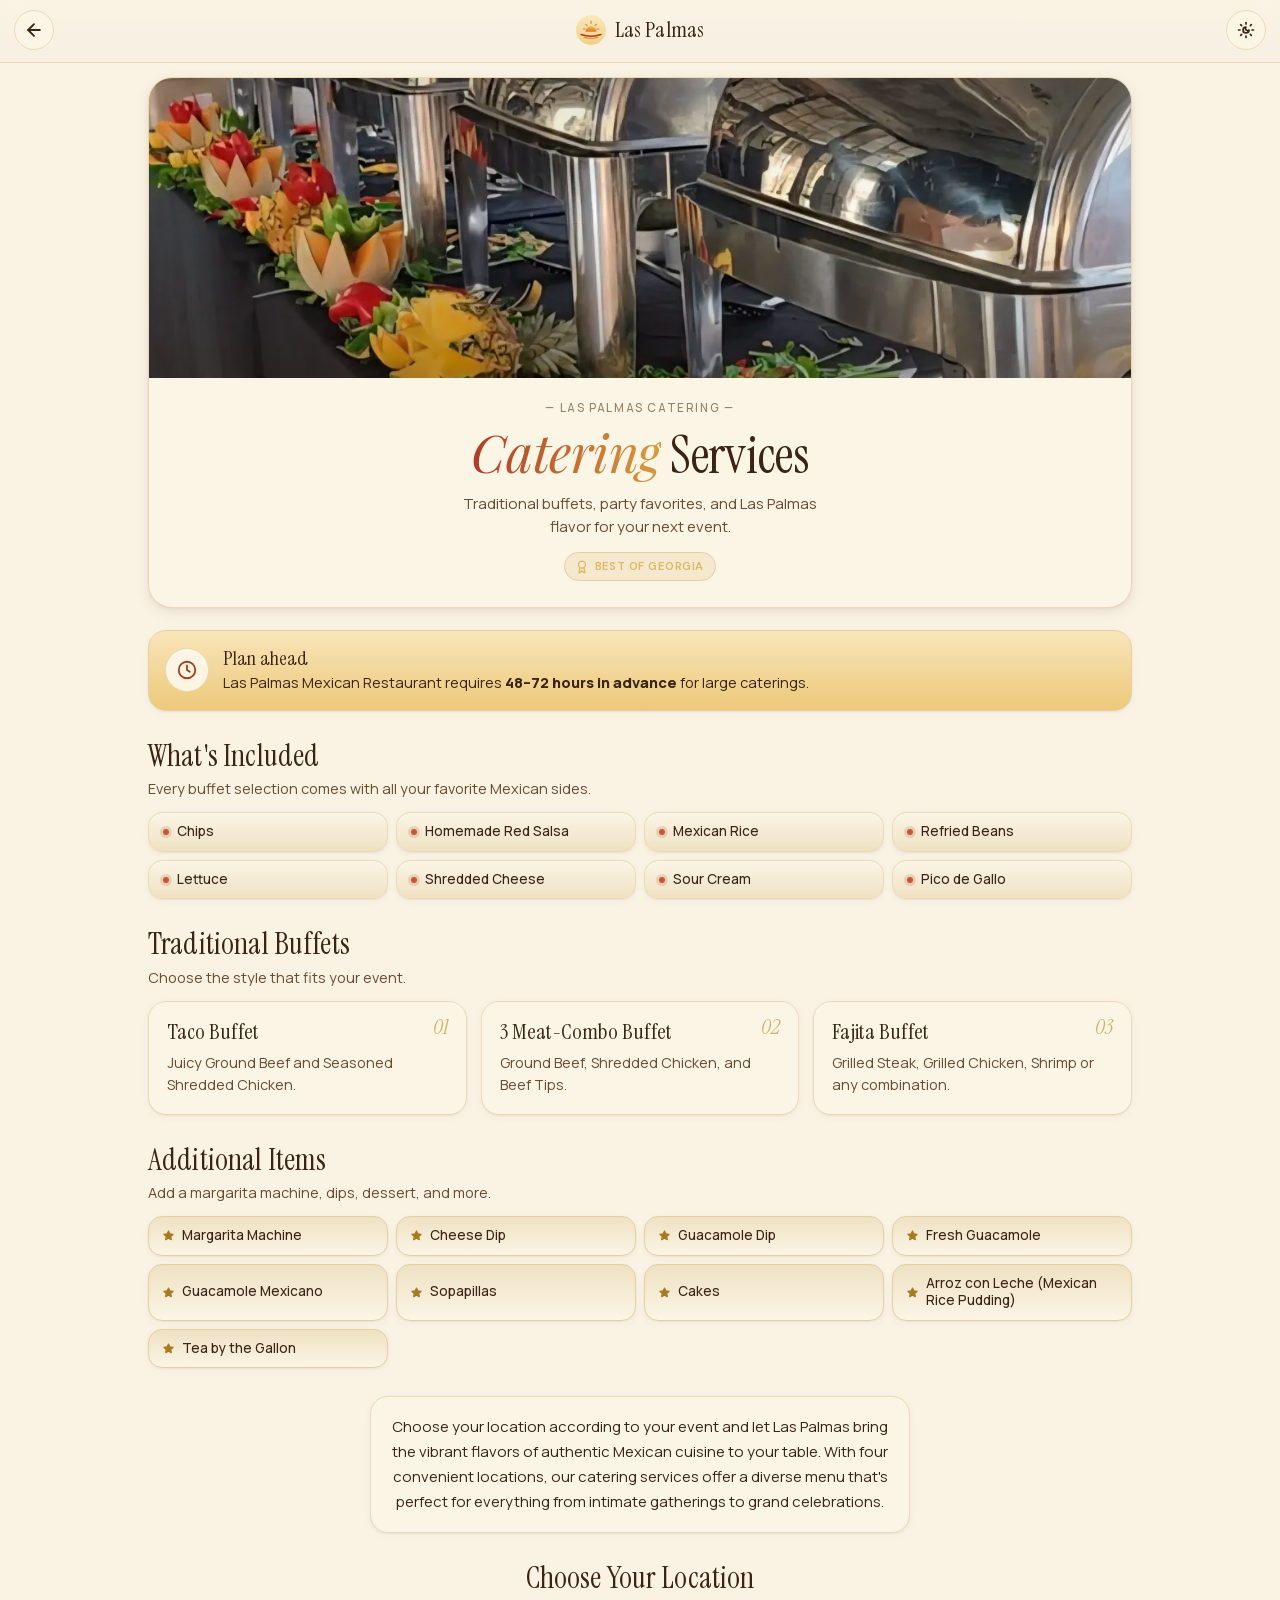
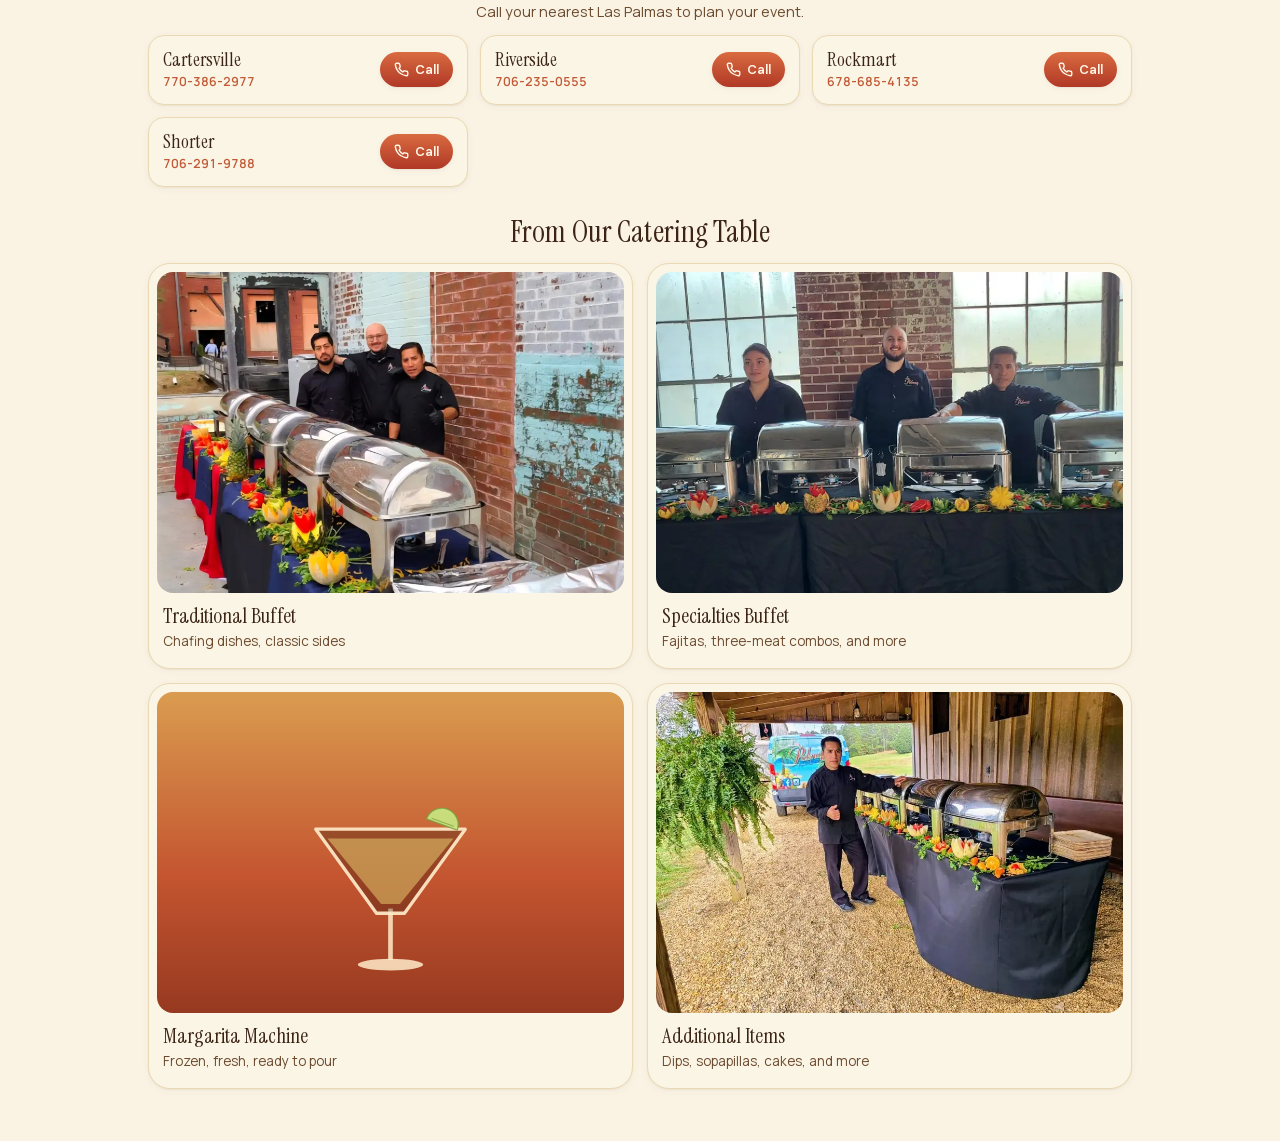
<file: catering/index.html>
<!DOCTYPE html>
<html lang="en" class="no-js">
<head>
<meta charset="utf-8">
<meta name="viewport" content="width=device-width, initial-scale=1">
<title>Mexican Catering in Rome &amp; NW Georgia | Las Palmas</title>
<meta name="description" content="Las Palmas Mexican catering for parties &amp; events in Rome, Rockmart, Shorter &amp; Cartersville GA. Taco, fajita &amp; three-meat buffets, margarita machine. Call to book.">
<link rel="canonical" href="https://laspalmasmexicanrest.com/catering/">

<meta property="og:type" content="website">
<meta property="og:site_name" content="Las Palmas Mexican Restaurant">
<meta property="og:title" content="Mexican Catering in Rome &amp; NW Georgia — Las Palmas">
<meta property="og:description" content="Traditional buffets, party favorites &amp; Las Palmas flavor for your next event. Four locations across NW Georgia. Call to book your catering.">
<meta property="og:url" content="https://laspalmasmexicanrest.com/catering/">
<meta property="og:image" content="https://laspalmasmexicanrest.com/assets/images/shared/og-share.jpg">
<meta name="twitter:card" content="summary_large_image">
<meta name="twitter:title" content="Mexican Catering in Rome &amp; NW Georgia — Las Palmas">
<meta name="twitter:description" content="Traditional buffets, party favorites &amp; Las Palmas flavor for your next event. Call to book.">
<meta name="twitter:image" content="https://laspalmasmexicanrest.com/assets/images/shared/og-share.jpg">
<meta name="theme-color" content="#faf3e4" media="(prefers-color-scheme: light)">
<meta name="theme-color" content="#1a0f07" media="(prefers-color-scheme: dark)">

<script>(function(){var p='auto';try{var s=localStorage.getItem('lp-catering-theme');if(s==='auto'||s==='light'||s==='dark')p=s;}catch(e){}var dark=p==='dark'||(p==='auto'&&(function(){try{return window.matchMedia('(prefers-color-scheme: dark)').matches}catch(e){return false}})());document.documentElement.setAttribute('data-lpc-pref',p);document.documentElement.setAttribute('data-lpc-dark',dark?'1':'0');if(dark)document.documentElement.setAttribute('data-theme','dark');})();</script>

<link rel="preload" href="/assets/fonts/playfair-var.woff2" as="font" type="font/woff2" crossorigin>
<link rel="preload" href="/assets/fonts/manrope-var.woff2" as="font" type="font/woff2" crossorigin>
<link rel="preload" href="/assets/fonts/dm-sans-var.woff2" as="font" type="font/woff2" crossorigin>
<link rel="preload" href="/assets/fonts/instrument-serif.woff2" as="font" type="font/woff2" crossorigin>
<link rel="preload" href="/assets/fonts/instrument-serif-italic.woff2" as="font" type="font/woff2" crossorigin>
<link rel="preload" href="/assets/images/catering/catering-buffet-line.webp" as="image">

<style>
@font-face{font-family:'Manrope';src:url('/assets/fonts/manrope-var.woff2') format('woff2');font-weight:200 800;font-style:normal;font-display:swap}
@font-face{font-family:'Playfair Display';src:url('/assets/fonts/playfair-var.woff2') format('woff2');font-weight:400 900;font-style:normal;font-display:swap}
@font-face{font-family:'Playfair Display';src:url('/assets/fonts/playfair-italic-var.woff2') format('woff2');font-weight:400 900;font-style:italic;font-display:swap}
@font-face{font-family:'DM Sans';src:url('/assets/fonts/dm-sans-var.woff2') format('woff2');font-weight:400 700;font-style:normal;font-display:swap}
@font-face{font-family:'DM Sans';src:url('/assets/fonts/dm-sans-italic-var.woff2') format('woff2');font-weight:400 700;font-style:italic;font-display:swap}
@font-face{font-family:'Instrument Serif';src:url('/assets/fonts/instrument-serif.woff2') format('woff2');font-weight:400;font-style:normal;font-display:swap}
@font-face{font-family:'Instrument Serif';src:url('/assets/fonts/instrument-serif-italic.woff2') format('woff2');font-weight:400;font-style:italic;font-display:swap}
:root{--bg:#faf3e4;--bg-elev:#f4ead4;--bg-card:#fbf5e6;--bg-card-2:#efe1c2;--line:#e3cfa3;--line-soft:#ead9b2;--text:#3b2415;--text-soft:#6b4a2e;--text-mute:#8a6a4a;--gold:#c89b3c;--gold-deep:#a87a1f;--amber:#d99a3c;--terracotta:#c25a36;--terracotta-deep:#a3411f;--salsa:#b03826;--shadow-sm:0 1px 2px rgba(74,42,18,.06),0 2px 8px rgba(74,42,18,.04);--shadow-md:0 4px 14px rgba(74,42,18,.10),0 1px 3px rgba(74,42,18,.06);--shadow-lg:0 18px 42px rgba(74,42,18,.14),0 4px 12px rgba(74,42,18,.08);--glow:0 0 0 1px rgba(217,154,60,.30),0 14px 38px -10px rgba(176,56,38,.30);--ring:0 0 0 3px rgba(200,155,60,.35);--gradient-warm:linear-gradient(135deg,#f4c97a 0%,#e08b4f 55%,#c2502c 100%);--gradient-button:linear-gradient(180deg,#d96b40 0%,#b03826 100%);--gradient-button-hover:linear-gradient(180deg,#e07a4d 0%,#c2452c 100%);--gradient-text:linear-gradient(95deg,#b03826 0%,#d99a3c 100%);--header-bg:rgba(250,243,228,.82)}
[data-theme="dark"]{--bg:#1a0f07;--bg-elev:#22150c;--bg-card:#28190f;--bg-card-2:#311e12;--line:#4a2f1c;--line-soft:#3a2616;--text:#f1e2c4;--text-soft:#d8bf94;--text-mute:#a48d65;--gold:#d9a23c;--gold-deep:#b8862e;--amber:#e0a84a;--terracotta:#d96d44;--terracotta-deep:#c2502c;--salsa:#c44525;--shadow-sm:0 1px 2px rgba(0,0,0,.45),0 2px 8px rgba(0,0,0,.25);--shadow-md:0 6px 20px rgba(0,0,0,.55),0 2px 6px rgba(0,0,0,.3);--shadow-lg:0 22px 50px rgba(0,0,0,.65),0 6px 16px rgba(0,0,0,.4);--glow:0 0 0 1px rgba(217,162,60,.32),0 16px 44px -10px rgba(217,130,60,.40);--ring:0 0 0 3px rgba(217,162,60,.40);--gradient-warm:linear-gradient(135deg,#b8752c 0%,#9c4825 55%,#5e2010 100%);--gradient-button:linear-gradient(180deg,#e0784a 0%,#b03e20 100%);--gradient-button-hover:linear-gradient(180deg,#ec8757 0%,#c54725 100%);--gradient-text:linear-gradient(95deg,#e08e60 0%,#e0b860 100%);--header-bg:rgba(28,17,8,.78)}
*{box-sizing:border-box}html,body{background:var(--bg)}
body{margin:0;font-family:'DM Sans',-apple-system,BlinkMacSystemFont,'Segoe UI',sans-serif;color:var(--text);-webkit-font-smoothing:antialiased}
.lp-page{background:var(--bg);color:var(--text);min-height:100vh}
.serif{font-family:'Instrument Serif',Georgia,serif}.italic{font-style:italic}
.lp-glow{box-shadow:var(--shadow-md),var(--glow)}
.container{width:100%;max-width:720px;margin:0 auto;padding:0 18px}
@media(min-width:768px){.container{max-width:880px;padding:0 28px}}
@media(min-width:1100px){.container{max-width:1040px}}
.section{padding:38px 0}@media(min-width:768px){.section{padding:56px 0}}
.btn{display:inline-flex;align-items:center;justify-content:center;gap:9px;padding:14px 18px;border-radius:999px;border:1px solid transparent;font-family:'Manrope',sans-serif;font-weight:600;font-size:15px;cursor:pointer;text-decoration:none;min-height:48px;line-height:1}
.btn-primary{background:var(--gradient-button);color:#fff7e8;border-color:rgba(0,0,0,.12);box-shadow:var(--shadow-md),inset 0 1px 0 rgba(255,255,255,.20)}
.btn-secondary{background:var(--bg-card);color:var(--text);border:1px solid var(--line);box-shadow:var(--shadow-sm)}
.card{background:var(--bg-card);border:1px solid var(--line);border-radius:22px;box-shadow:var(--shadow-md);overflow:hidden}
.eyebrow{display:inline-flex;align-items:center;gap:10px;font-size:11.5px;font-weight:700;letter-spacing:.22em;text-transform:uppercase;color:var(--text-soft)}
.eyebrow-rule{display:inline-block;width:22px;height:1px;background:var(--text-mute);opacity:.6}
.lp-header{position:sticky;top:0;z-index:50;-webkit-backdrop-filter:saturate(140%) blur(10px);backdrop-filter:saturate(140%) blur(10px);background:var(--header-bg);border-bottom:1px solid var(--line-soft)}
.lp-header-inner{display:flex;align-items:center;gap:10px;padding:12px 18px}
.lp-iconbtn{width:42px;height:42px;display:inline-flex;align-items:center;justify-content:center;background:var(--bg-card);border:1px solid var(--line);color:var(--text);border-radius:12px;cursor:pointer;box-shadow:var(--shadow-sm)}
.lp-brand{display:flex;align-items:center;gap:10px;text-decoration:none;color:var(--text);flex:1;min-width:0}
.lp-brand-mark{width:34px;height:34px;border-radius:10px;background:var(--gradient-warm);display:inline-flex;align-items:center;justify-content:center;box-shadow:var(--shadow-sm);color:#fff7e8;flex:0 0 34px}
.lp-brand-name{font-family:'Playfair Display',Georgia,serif;font-size:18px;font-weight:700;line-height:1.1;white-space:nowrap;overflow:hidden;text-overflow:ellipsis}
.lp-brand-name em{color:var(--terracotta);font-style:italic}
.header-badge{display:none;align-items:center;gap:6px;padding:7px 11px;border-radius:999px;background:rgba(200,155,60,.14);border:1px solid var(--line);color:var(--gold-deep);font-size:11px;font-weight:700;letter-spacing:.08em;text-transform:uppercase;white-space:nowrap}
@media(min-width:520px){.header-badge{display:inline-flex}}
@keyframes lp-fade-up{from{opacity:0;transform:translateY(14px)}to{opacity:1;transform:translateY(0)}}
@keyframes lp-shimmer{0%{background-position:-200% 0}100%{background-position:200% 0}}
.reveal{opacity:0;animation:lp-fade-up 700ms cubic-bezier(.2,.7,.2,1) forwards}
.reveal-1{animation-delay:60ms}.reveal-2{animation-delay:140ms}.reveal-3{animation-delay:220ms}.reveal-4{animation-delay:300ms}.reveal-5{animation-delay:380ms}
.shimmer-text{background:linear-gradient(95deg,var(--salsa) 0%,var(--amber) 50%,var(--salsa) 100%);background-size:200% 100%;-webkit-background-clip:text;background-clip:text;color:transparent;animation:lp-shimmer 5s linear infinite}
.has-dock{padding-bottom:24px}
@media(prefers-reduced-motion:reduce){.reveal,.shimmer-text,[class*="reveal-"]{animation:none!important;opacity:1!important;transform:none!important}}

/* ── Catering page (ported from Glenn's CateringV2.5.2 — public output) ── */
.cat-hero{position:relative;margin:14px 0 22px;border-radius:24px;overflow:hidden;background:var(--bg-card);border:1px solid var(--line-soft);box-shadow:var(--shadow-md)}
.cat-hero-media{position:relative;width:100%;aspect-ratio:16/9;max-height:260px;overflow:hidden;background:var(--bg-card-2)}
.cat-hero-media img{display:block;width:100%;height:100%;object-fit:cover}
.cat-hero-media::after{content:'';position:absolute;inset:0;background:linear-gradient(180deg,rgba(40,18,8,.12) 0%,transparent 45%,rgba(40,18,8,.30) 100%)}
@media(min-width:760px){.cat-hero-media{aspect-ratio:21/9;max-height:300px}}
.cat-hero-text{position:relative;padding:22px 18px 26px;text-align:center}
.cat-hero-eyebrow{font-size:11.5px;font-weight:500;letter-spacing:.14em;text-transform:uppercase;color:var(--text-mute);margin:0 0 10px;opacity:.85}
.cat-hero-title{font-family:'Instrument Serif',Georgia,serif;font-weight:400;font-size:clamp(34px,9.5vw,52px);line-height:1.04;color:var(--text);margin:0 0 10px;letter-spacing:-.005em}
.cat-hero-accent{font-style:italic}
.cat-hero-sub{font-size:15px;color:var(--text-soft);margin:0 auto 14px;max-width:44ch;line-height:1.5}
.cat-badge{display:inline-flex;align-items:center;gap:6px;padding:6px 12px 6px 10px;background:rgba(200,155,60,.14);border:1px solid var(--line);border-radius:999px;color:#e0b860;font:600 11.5px 'DM Sans',sans-serif;letter-spacing:.04em;text-transform:uppercase}
.cat-badge svg{color:#e0b860}

.cat-sec{margin:0 0 28px}
.cat-sec-head{margin-bottom:14px}
.cat-sec-head--center{text-align:center}
.cat-sec-title{font-family:'Instrument Serif',Georgia,serif;font-weight:400;font-size:clamp(24px,6.5vw,30px);color:var(--text);margin:0 0 6px;line-height:1.15;letter-spacing:.005em}
.cat-sec-lede{font-size:14.5px;color:var(--text-soft);margin:0;max-width:56ch}
.cat-sec-head--center .cat-sec-lede{margin:0 auto}

.cat-notice{display:flex;align-items:center;gap:14px;padding:16px;background:linear-gradient(180deg,#F8E5BA 0%,#EDC97A 100%);border:1px solid var(--line);border-radius:18px;box-shadow:var(--shadow-sm)}
[data-theme="dark"] .cat-notice{background:linear-gradient(180deg,#4A3216 0%,#2A1A0C 100%)}
.cat-notice-icon{flex-shrink:0;width:44px;height:44px;border-radius:999px;display:inline-flex;align-items:center;justify-content:center;background:rgba(255,251,241,.85);border:1px solid var(--line-soft);color:var(--terracotta-deep)}
[data-theme="dark"] .cat-notice-icon{background:rgba(60,42,22,.7);color:var(--gold-deep)}
.cat-notice-title{font-family:'Instrument Serif',Georgia,serif;font-weight:400;font-size:20px;color:var(--text);margin:0 0 2px;line-height:1.15;letter-spacing:.005em}
.cat-notice-body{margin:0;font-size:14.5px;color:var(--text);line-height:1.5}
.cat-notice-body strong{color:var(--text);font-weight:800}

.cat-chiplist{list-style:none;margin:0;padding:0;display:grid;grid-template-columns:repeat(2,1fr);gap:8px}
@media(min-width:540px){.cat-chiplist{grid-template-columns:repeat(3,1fr)}}
@media(min-width:800px){.cat-chiplist{grid-template-columns:repeat(4,1fr)}}
.cat-chip{display:inline-flex;align-items:center;gap:8px;padding:10px 14px;background:linear-gradient(180deg,var(--bg-card) 0%,var(--bg-card-2) 100%);border:1px solid var(--line-soft);border-radius:14px;color:var(--text);font-size:13.5px;font-weight:500;line-height:1.3;box-shadow:var(--shadow-sm)}
.cat-chip-dot{flex-shrink:0;width:6px;height:6px;border-radius:999px;background:var(--terracotta);box-shadow:0 0 0 3px rgba(194,90,54,.20)}
.cat-chip--gold{background:linear-gradient(180deg,var(--bg-card-2) 0%,var(--bg-card) 100%);border-color:var(--line);color:var(--text)}
.cat-chip--gold svg{color:var(--gold-deep);flex-shrink:0}
.cat-chip-label{flex:1;min-width:0}

.cat-buffets{display:grid;grid-template-columns:1fr;gap:12px}
@media(min-width:720px){.cat-buffets{grid-template-columns:repeat(3,1fr);gap:14px}}
.cat-buffet{position:relative;padding:18px;background:var(--bg-card);border:1px solid var(--line-soft);border-radius:18px;box-shadow:var(--shadow-sm);transition:transform 200ms ease,box-shadow 200ms ease,border-color 200ms ease}
.cat-buffet:hover{border-color:var(--line);box-shadow:var(--shadow-md);transform:translateY(-1px)}
.cat-buffet-num{position:absolute;top:14px;right:18px;font-family:'Instrument Serif',Georgia,serif;font-style:italic;font-size:22px;color:var(--gold);opacity:.75;line-height:1}
.cat-buffet-name{font-family:'Instrument Serif',Georgia,serif;font-weight:400;font-size:22px;color:var(--text);margin:0 56px 8px 0;line-height:1.1}
.cat-buffet-desc{margin:0;font-size:14.5px;color:var(--text-soft);line-height:1.5}

.cat-prose-sec{margin:8px 0 28px}
.cat-prose{margin:0 auto;font-size:15px;color:var(--text);line-height:1.65;text-align:center;max-width:60ch;padding:18px 20px;background:var(--bg-card);border:1px solid var(--line-soft);border-radius:18px;box-shadow:var(--shadow-sm)}

.cat-loc-grid{display:grid;grid-template-columns:1fr;gap:10px}
@media(min-width:520px){.cat-loc-grid{grid-template-columns:repeat(2,1fr);gap:12px}}
@media(min-width:820px){.cat-loc-grid{grid-template-columns:repeat(3,1fr)}}
.cat-loc{display:flex;align-items:center;gap:12px;padding:14px;background:var(--bg-card);border:1px solid var(--line-soft);border-radius:16px;box-shadow:var(--shadow-sm);transition:border-color 180ms ease,box-shadow 180ms ease,transform 180ms ease}
.cat-loc:hover{border-color:var(--line);box-shadow:var(--shadow-md);transform:translateY(-1px)}
.cat-loc-info{flex:1;min-width:0}
.cat-loc-name{font-family:'Instrument Serif',Georgia,serif;font-weight:400;font-size:19px;color:var(--text);margin:0;line-height:1.05}
.cat-loc-phone{font-size:12.5px;color:var(--terracotta);text-decoration:none;font-weight:600;font-variant-numeric:tabular-nums;display:block;margin-top:3px}
.cat-loc-phone:hover{color:var(--terracotta-deep);text-decoration:underline;text-underline-offset:3px}
.cat-loc-callbtn{display:inline-flex;align-items:center;gap:6px;padding:9px 14px;background:var(--gradient-button);color:#fff7e8;border:none;border-radius:999px;font:600 13px 'DM Sans',sans-serif;text-decoration:none;box-shadow:var(--shadow-sm);flex-shrink:0;transition:transform 160ms ease,filter 160ms ease}
.cat-loc-callbtn:hover{filter:brightness(1.05)}
.cat-loc-callbtn:active{transform:scale(.97)}

.cat-imgcards{display:grid;grid-template-columns:1fr;gap:14px}
@media(min-width:560px){.cat-imgcards{grid-template-columns:repeat(2,1fr)}}
.cat-imgcard{background:var(--bg-card);border:1px solid var(--line-soft);border-radius:22px;overflow:hidden;box-shadow:var(--shadow-sm);transition:transform 200ms ease,box-shadow 200ms ease,border-color 200ms ease}
.cat-imgcard:hover{border-color:var(--line);box-shadow:var(--shadow-md);transform:translateY(-2px)}
.cat-imgcard-art{position:relative;width:calc(100% - 16px);aspect-ratio:16/11;border-radius:16px;overflow:hidden;margin:8px 8px 0;background:var(--bg-card-2)}
.cat-imgcard-art svg,.cat-imgcard-art img{display:block;width:100%;height:100%;object-fit:cover}
.cat-imgcard-body{padding:12px 14px 16px}
.cat-imgcard-title{font-family:'Instrument Serif',Georgia,serif;font-weight:400;font-size:21px;color:var(--text);margin:0 0 4px;line-height:1.1}
.cat-imgcard-caption{font-size:13.5px;color:var(--text-soft);margin:0;line-height:1.45}

/* ── Footer ── */
.lp-footer{padding:28px 0 36px;border-top:1px solid var(--line-soft);background:var(--bg-elev)}
.lp-footer-inner{display:flex;flex-direction:column;gap:14px;align-items:center;text-align:center}
.lp-footer-brand{display:flex;align-items:center;gap:10px;text-decoration:none;color:var(--text)}
.lp-footer-mark{width:32px;height:32px;border-radius:9px;background:var(--gradient-warm);color:#fff7e8;display:inline-flex;align-items:center;justify-content:center;box-shadow:var(--shadow-sm)}
.lp-footer-name{font-family:'Playfair Display',Georgia,serif;font-size:17px;font-weight:700}
.lp-footer-name em{color:var(--terracotta);font-style:italic}
.lp-footer-links{display:flex;flex-wrap:wrap;gap:14px;justify-content:center;font-size:13.5px}
.lp-footer-links a{color:var(--text-soft);text-decoration:none}
.lp-footer-links .dot-sep{color:var(--text-mute)}
.lp-footer-copy{font-size:12px;color:var(--text-mute)}

/* ── Drawer (shared with site.css; minimal inline fallbacks already in site.css) ── */


/* ── Glenn's catering header (ChatV2/LocationsV2 pattern) ── */
.lpc-header{position:sticky;top:0;z-index:30;display:grid;grid-template-columns:auto 1fr auto;align-items:center;gap:10px;padding:max(env(safe-area-inset-top),10px) 14px 12px;background:linear-gradient(180deg,var(--header-bg) 0%,rgba(247,239,226,0.82) 100%);backdrop-filter:blur(10px);-webkit-backdrop-filter:blur(10px);border-bottom:1px solid var(--line-soft)}
html[data-lpc-dark="1"] .lpc-header{background:linear-gradient(180deg,rgba(20,12,7,0.92) 0%,rgba(20,12,7,0.78) 100%)}
.lpc-iconbtn{display:inline-flex;align-items:center;justify-content:center;width:40px;height:40px;border-radius:999px;border:1px solid var(--line-soft);background:var(--bg-card);color:var(--text);text-decoration:none;cursor:pointer;font-family:inherit;transition:background 160ms ease,transform 160ms ease,border-color 160ms ease}
.lpc-iconbtn:hover{background:var(--bg-card-2);border-color:var(--line)}
.lpc-iconbtn:active{transform:scale(0.96)}
.lpc-header-brand{display:inline-flex;align-items:center;justify-content:center;gap:9px}
.lpc-header-name{font-family:'Instrument Serif',Georgia,serif;font-size:clamp(19px,5vw,22px);font-weight:400;color:var(--text);letter-spacing:0.005em;line-height:1}
[data-lpc-pref="auto"] .lpc-theme-ico-light,[data-lpc-pref="auto"] .lpc-theme-ico-dark{display:none}
[data-lpc-pref="light"] .lpc-theme-ico-auto,[data-lpc-pref="light"] .lpc-theme-ico-dark{display:none}
[data-lpc-pref="dark"] .lpc-theme-ico-auto,[data-lpc-pref="dark"] .lpc-theme-ico-light{display:none}
</style>
<link rel="stylesheet" href="/assets/css/site.css" media="print" onload="this.media='all'">
<noscript><link rel="stylesheet" href="/assets/css/site.css"></noscript>

<script type="application/ld+json">
{
  "@context": "https://schema.org",
  "@type": "BreadcrumbList",
  "itemListElement": [
    { "@type": "ListItem", "position": 1, "name": "Home", "item": "https://laspalmasmexicanrest.com/" },
    { "@type": "ListItem", "position": 2, "name": "Catering", "item": "https://laspalmasmexicanrest.com/catering/" }
  ]
}
</script>
<script type="application/ld+json">
{
  "@context": "https://schema.org",
  "@type": "WebPage",
  "name": "Mexican Catering in Rome & NW Georgia | Las Palmas",
  "description": "Las Palmas Mexican catering for parties and events across Rome, Rockmart, Shorter and Cartersville, Georgia. Taco, fajita and three-meat buffets, plus a margarita machine and party add-ons.",
  "url": "https://laspalmasmexicanrest.com/catering/",
  "isPartOf": {
    "@type": "WebSite",
    "name": "Las Palmas Mexican Restaurant",
    "url": "https://laspalmasmexicanrest.com/"
  }
}
</script>
</head>
<body>
<div class="lp-page has-dock">

  <header class="lpc-header" role="banner">
  <a href="/" class="lpc-iconbtn" aria-label="Las Palmas home">
    <svg width="20" height="20" viewBox="0 0 24 24" fill="none" stroke="currentColor" stroke-width="2.25" stroke-linecap="round" stroke-linejoin="round" aria-hidden="true"><path d="m12 19-7-7 7-7"/><path d="M19 12H5"/></svg>
  </a>
  <div class="lpc-header-brand">
    <svg viewBox="0 0 44 44" width="30" height="30" aria-hidden="true">
      <defs>
        <linearGradient id="lpc-hm-bg" x1="0" y1="0" x2="0" y2="1"><stop offset="0%" stop-color="#FBE7BD"/><stop offset="100%" stop-color="#F0CF87"/></linearGradient>
        <linearGradient id="lpc-hm-sun" x1="0" y1="0" x2="0" y2="1"><stop offset="0%" stop-color="#F5BE3F"/><stop offset="100%" stop-color="#E07628"/></linearGradient>
      </defs>
      <circle cx="22" cy="22" r="22" fill="url(#lpc-hm-bg)"/>
      <g stroke="#C8801E" stroke-width="1.6" stroke-linecap="round" opacity="0.85">
        <line x1="22" y1="9" x2="22" y2="12.5"/><line x1="14" y1="13.5" x2="16.2" y2="15.7"/><line x1="30" y1="13.5" x2="27.8" y2="15.7"/><line x1="10.5" y1="20.5" x2="13.5" y2="20.5"/><line x1="33.5" y1="20.5" x2="30.5" y2="20.5"/>
      </g>
      <path d="M 14 24.5 a 8 8 0 0 1 16 0 z" fill="url(#lpc-hm-sun)"/>
      <path d="M 7.5 28.5 Q 22 33.5 36.5 28.5" stroke="#B23A14" stroke-width="2.2" fill="none" stroke-linecap="round"/>
      <path d="M 12 32.5 Q 22 35.5 32 32.5" stroke="#D88239" stroke-width="1.6" fill="none" stroke-linecap="round"/>
    </svg>
    <span class="lpc-header-name">Las Palmas</span>
  </div>
  <button type="button" id="lpc-theme" class="lpc-iconbtn" aria-label="Theme: auto. Click to change.">
    <svg class="lpc-theme-ico-auto" width="18" height="18" viewBox="0 0 24 24" fill="none" stroke="currentColor" stroke-width="2.25" stroke-linecap="round" stroke-linejoin="round" aria-hidden="true"><path d="M12 8a2.83 2.83 0 0 0 4 4 4 4 0 1 1-4-4"/><path d="M12 2v2"/><path d="M12 20v2"/><path d="m4.9 4.9 1.4 1.4"/><path d="m17.7 17.7 1.4 1.4"/><path d="M2 12h2"/><path d="M20 12h2"/><path d="m6.3 17.7-1.4 1.4"/><path d="m19.1 4.9-1.4 1.4"/></svg>
    <svg class="lpc-theme-ico-light" width="18" height="18" viewBox="0 0 24 24" fill="none" stroke="currentColor" stroke-width="2.25" stroke-linecap="round" stroke-linejoin="round" aria-hidden="true"><circle cx="12" cy="12" r="4"/><path d="M12 2v2M12 20v2M4.93 4.93l1.41 1.41M17.66 17.66l1.41 1.41M2 12h2M20 12h2M4.93 19.07l1.41-1.41M17.66 6.34l1.41-1.41"/></svg>
    <svg class="lpc-theme-ico-dark" width="18" height="18" viewBox="0 0 24 24" fill="none" stroke="currentColor" stroke-width="2.25" stroke-linecap="round" stroke-linejoin="round" aria-hidden="true"><path d="M21 12.79A9 9 0 1 1 11.21 3 7 7 0 0 0 21 12.79z"/></svg>
  </button>
</header>

  <main>
    <div class="container">

      <!-- ── Hero ───────────────────────────────────────────────────── -->
      <section class="cat-hero reveal reveal-1" aria-labelledby="cat-hero-title">
        <div class="cat-hero-media">
          <img src="/assets/images/catering/catering-buffet-line.webp" width="1200" height="514"
               alt="A long row of stainless steel chafing dishes on a black-draped Las Palmas catering table, garnished with carved pineapple, melon and peppers" fetchpriority="high">
        </div>
        <div class="cat-hero-text">
          <p class="cat-hero-eyebrow">— Las Palmas Catering —</p>
          <h1 id="cat-hero-title" class="cat-hero-title"><span class="cat-hero-accent serif italic shimmer-text">Catering</span> Services</h1>
          <p class="cat-hero-sub">Traditional buffets, party favorites, and Las Palmas flavor for your next event.</p>
          <div class="cat-badge" role="img" aria-label="Best of Georgia">
            <svg width="14" height="14" viewBox="0 0 24 24" fill="none" stroke="currentColor" stroke-width="2.25" stroke-linecap="round" stroke-linejoin="round" aria-hidden="true"><circle cx="12" cy="8" r="6"/><path d="M15.477 12.89 17 22l-5-3-5 3 1.523-9.11"/></svg>
            <span>Best of Georgia</span>
          </div>
        </div>
      </section>

      <!-- ── Notice ─────────────────────────────────────────────────── -->
      <section class="cat-sec reveal reveal-2" style="margin-top:4px" aria-labelledby="cat-t-notice">
        <div class="cat-notice">
          <div class="cat-notice-icon" aria-hidden="true">
            <svg width="22" height="22" viewBox="0 0 24 24" fill="none" stroke="currentColor" stroke-width="2" stroke-linecap="round" stroke-linejoin="round"><circle cx="12" cy="12" r="9"/><polyline points="12 7 12 12 15 14"/></svg>
          </div>
          <div>
            <h2 id="cat-t-notice" class="cat-notice-title">Plan ahead</h2>
            <p class="cat-notice-body">Las Palmas Mexican Restaurant requires <strong>48–72 hours in advance</strong> for large caterings.</p>
          </div>
        </div>
      </section>

      <!-- ── What's Included ────────────────────────────────────────── -->
      <section class="cat-sec reveal reveal-3" aria-labelledby="cat-t-included">
        <header class="cat-sec-head">
          <h2 id="cat-t-included" class="cat-sec-title">What's Included</h2>
          <p class="cat-sec-lede">Every buffet selection comes with all your favorite Mexican sides.</p>
        </header>
        <ul class="cat-chiplist" aria-label="What's Included">
          <li class="cat-chip"><span class="cat-chip-dot" aria-hidden="true"></span><span class="cat-chip-label">Chips</span></li>
          <li class="cat-chip"><span class="cat-chip-dot" aria-hidden="true"></span><span class="cat-chip-label">Homemade Red Salsa</span></li>
          <li class="cat-chip"><span class="cat-chip-dot" aria-hidden="true"></span><span class="cat-chip-label">Mexican Rice</span></li>
          <li class="cat-chip"><span class="cat-chip-dot" aria-hidden="true"></span><span class="cat-chip-label">Refried Beans</span></li>
          <li class="cat-chip"><span class="cat-chip-dot" aria-hidden="true"></span><span class="cat-chip-label">Lettuce</span></li>
          <li class="cat-chip"><span class="cat-chip-dot" aria-hidden="true"></span><span class="cat-chip-label">Shredded Cheese</span></li>
          <li class="cat-chip"><span class="cat-chip-dot" aria-hidden="true"></span><span class="cat-chip-label">Sour Cream</span></li>
          <li class="cat-chip"><span class="cat-chip-dot" aria-hidden="true"></span><span class="cat-chip-label">Pico de Gallo</span></li>
        </ul>
      </section>

      <!-- ── Traditional Buffets ────────────────────────────────────── -->
      <section class="cat-sec" aria-labelledby="cat-t-buffets">
        <header class="cat-sec-head">
          <h2 id="cat-t-buffets" class="cat-sec-title">Traditional Buffets</h2>
          <p class="cat-sec-lede">Choose the style that fits your event.</p>
        </header>
        <div class="cat-buffets">
          <article class="cat-buffet">
            <span class="cat-buffet-num" aria-hidden="true">01</span>
            <h3 class="cat-buffet-name">Taco Buffet</h3>
            <p class="cat-buffet-desc">Juicy Ground Beef and Seasoned Shredded Chicken.</p>
          </article>
          <article class="cat-buffet">
            <span class="cat-buffet-num" aria-hidden="true">02</span>
            <h3 class="cat-buffet-name">3 Meat-Combo Buffet</h3>
            <p class="cat-buffet-desc">Ground Beef, Shredded Chicken, and Beef Tips.</p>
          </article>
          <article class="cat-buffet">
            <span class="cat-buffet-num" aria-hidden="true">03</span>
            <h3 class="cat-buffet-name">Fajita Buffet</h3>
            <p class="cat-buffet-desc">Grilled Steak, Grilled Chicken, Shrimp or any combination.</p>
          </article>
        </div>
      </section>

      <!-- ── Additional Items ───────────────────────────────────────── -->
      <section class="cat-sec" aria-labelledby="cat-t-additional">
        <header class="cat-sec-head">
          <h2 id="cat-t-additional" class="cat-sec-title">Additional Items</h2>
          <p class="cat-sec-lede">Add a margarita machine, dips, dessert, and more.</p>
        </header>
        <ul class="cat-chiplist" aria-label="Additional Items">
          <li class="cat-chip cat-chip--gold"><svg width="11" height="11" viewBox="0 0 24 24" fill="currentColor" stroke="currentColor" stroke-width="2.5" stroke-linejoin="round" aria-hidden="true"><polygon points="12 2 15.09 8.26 22 9.27 17 14.14 18.18 21.02 12 17.77 5.82 21.02 7 14.14 2 9.27 8.91 8.26 12 2"/></svg><span class="cat-chip-label">Margarita Machine</span></li>
          <li class="cat-chip cat-chip--gold"><svg width="11" height="11" viewBox="0 0 24 24" fill="currentColor" stroke="currentColor" stroke-width="2.5" stroke-linejoin="round" aria-hidden="true"><polygon points="12 2 15.09 8.26 22 9.27 17 14.14 18.18 21.02 12 17.77 5.82 21.02 7 14.14 2 9.27 8.91 8.26 12 2"/></svg><span class="cat-chip-label">Cheese Dip</span></li>
          <li class="cat-chip cat-chip--gold"><svg width="11" height="11" viewBox="0 0 24 24" fill="currentColor" stroke="currentColor" stroke-width="2.5" stroke-linejoin="round" aria-hidden="true"><polygon points="12 2 15.09 8.26 22 9.27 17 14.14 18.18 21.02 12 17.77 5.82 21.02 7 14.14 2 9.27 8.91 8.26 12 2"/></svg><span class="cat-chip-label">Guacamole Dip</span></li>
          <li class="cat-chip cat-chip--gold"><svg width="11" height="11" viewBox="0 0 24 24" fill="currentColor" stroke="currentColor" stroke-width="2.5" stroke-linejoin="round" aria-hidden="true"><polygon points="12 2 15.09 8.26 22 9.27 17 14.14 18.18 21.02 12 17.77 5.82 21.02 7 14.14 2 9.27 8.91 8.26 12 2"/></svg><span class="cat-chip-label">Fresh Guacamole</span></li>
          <li class="cat-chip cat-chip--gold"><svg width="11" height="11" viewBox="0 0 24 24" fill="currentColor" stroke="currentColor" stroke-width="2.5" stroke-linejoin="round" aria-hidden="true"><polygon points="12 2 15.09 8.26 22 9.27 17 14.14 18.18 21.02 12 17.77 5.82 21.02 7 14.14 2 9.27 8.91 8.26 12 2"/></svg><span class="cat-chip-label">Guacamole Mexicano</span></li>
          <li class="cat-chip cat-chip--gold"><svg width="11" height="11" viewBox="0 0 24 24" fill="currentColor" stroke="currentColor" stroke-width="2.5" stroke-linejoin="round" aria-hidden="true"><polygon points="12 2 15.09 8.26 22 9.27 17 14.14 18.18 21.02 12 17.77 5.82 21.02 7 14.14 2 9.27 8.91 8.26 12 2"/></svg><span class="cat-chip-label">Sopapillas</span></li>
          <li class="cat-chip cat-chip--gold"><svg width="11" height="11" viewBox="0 0 24 24" fill="currentColor" stroke="currentColor" stroke-width="2.5" stroke-linejoin="round" aria-hidden="true"><polygon points="12 2 15.09 8.26 22 9.27 17 14.14 18.18 21.02 12 17.77 5.82 21.02 7 14.14 2 9.27 8.91 8.26 12 2"/></svg><span class="cat-chip-label">Cakes</span></li>
          <li class="cat-chip cat-chip--gold"><svg width="11" height="11" viewBox="0 0 24 24" fill="currentColor" stroke="currentColor" stroke-width="2.5" stroke-linejoin="round" aria-hidden="true"><polygon points="12 2 15.09 8.26 22 9.27 17 14.14 18.18 21.02 12 17.77 5.82 21.02 7 14.14 2 9.27 8.91 8.26 12 2"/></svg><span class="cat-chip-label">Arroz con Leche (Mexican Rice Pudding)</span></li>
          <li class="cat-chip cat-chip--gold"><svg width="11" height="11" viewBox="0 0 24 24" fill="currentColor" stroke="currentColor" stroke-width="2.5" stroke-linejoin="round" aria-hidden="true"><polygon points="12 2 15.09 8.26 22 9.27 17 14.14 18.18 21.02 12 17.77 5.82 21.02 7 14.14 2 9.27 8.91 8.26 12 2"/></svg><span class="cat-chip-label">Tea by the Gallon</span></li>
        </ul>
      </section>

      <!-- ── Prose ──────────────────────────────────────────────────── -->
      <section class="cat-prose-sec" aria-label="About catering">
        <p class="cat-prose">Choose your location according to your event and let Las Palmas bring the vibrant flavors of authentic Mexican cuisine to your table. With four convenient locations, our catering services offer a diverse menu that's perfect for everything from intimate gatherings to grand celebrations.</p>
      </section>

      <!-- ── Choose Your Location ───────────────────────────────────── -->
      <section class="cat-sec" aria-labelledby="cat-t-locations">
        <header class="cat-sec-head cat-sec-head--center">
          <h2 id="cat-t-locations" class="cat-sec-title">Choose Your Location</h2>
          <p class="cat-sec-lede">Call your nearest Las Palmas to plan your event.</p>
        </header>
        <div class="cat-loc-grid">
          <article class="cat-loc">
            <div class="cat-loc-info">
              <h3 class="cat-loc-name">Cartersville</h3>
              <a href="tel:+17703862977" class="cat-loc-phone" aria-label="Call Cartersville at 770-386-2977">770-386-2977</a>
            </div>
            <a href="tel:+17703862977" class="cat-loc-callbtn" aria-label="Call Cartersville">
              <svg width="15" height="15" viewBox="0 0 24 24" fill="none" stroke="currentColor" stroke-width="2.25" stroke-linecap="round" stroke-linejoin="round" aria-hidden="true"><path d="M22 16.92v3a2 2 0 0 1-2.18 2 19.79 19.79 0 0 1-8.63-3.07 19.5 19.5 0 0 1-6-6 19.79 19.79 0 0 1-3.07-8.67A2 2 0 0 1 4.11 2h3a2 2 0 0 1 2 1.72 12.84 12.84 0 0 0 .7 2.81 2 2 0 0 1-.45 2.11L8.09 9.91a16 16 0 0 0 6 6l1.27-1.27a2 2 0 0 1 2.11-.45 12.84 12.84 0 0 0 2.81.7A2 2 0 0 1 22 16.92z"/></svg>
              <span>Call</span>
            </a>
          </article>
          <article class="cat-loc">
            <div class="cat-loc-info">
              <h3 class="cat-loc-name">Riverside</h3>
              <a href="tel:+17062350555" class="cat-loc-phone" aria-label="Call Riverside at 706-235-0555">706-235-0555</a>
            </div>
            <a href="tel:+17062350555" class="cat-loc-callbtn" aria-label="Call Riverside">
              <svg width="15" height="15" viewBox="0 0 24 24" fill="none" stroke="currentColor" stroke-width="2.25" stroke-linecap="round" stroke-linejoin="round" aria-hidden="true"><path d="M22 16.92v3a2 2 0 0 1-2.18 2 19.79 19.79 0 0 1-8.63-3.07 19.5 19.5 0 0 1-6-6 19.79 19.79 0 0 1-3.07-8.67A2 2 0 0 1 4.11 2h3a2 2 0 0 1 2 1.72 12.84 12.84 0 0 0 .7 2.81 2 2 0 0 1-.45 2.11L8.09 9.91a16 16 0 0 0 6 6l1.27-1.27a2 2 0 0 1 2.11-.45 12.84 12.84 0 0 0 2.81.7A2 2 0 0 1 22 16.92z"/></svg>
              <span>Call</span>
            </a>
          </article>
          <article class="cat-loc">
            <div class="cat-loc-info">
              <h3 class="cat-loc-name">Rockmart</h3>
              <a href="tel:+16786854135" class="cat-loc-phone" aria-label="Call Rockmart at 678-685-4135">678-685-4135</a>
            </div>
            <a href="tel:+16786854135" class="cat-loc-callbtn" aria-label="Call Rockmart">
              <svg width="15" height="15" viewBox="0 0 24 24" fill="none" stroke="currentColor" stroke-width="2.25" stroke-linecap="round" stroke-linejoin="round" aria-hidden="true"><path d="M22 16.92v3a2 2 0 0 1-2.18 2 19.79 19.79 0 0 1-8.63-3.07 19.5 19.5 0 0 1-6-6 19.79 19.79 0 0 1-3.07-8.67A2 2 0 0 1 4.11 2h3a2 2 0 0 1 2 1.72 12.84 12.84 0 0 0 .7 2.81 2 2 0 0 1-.45 2.11L8.09 9.91a16 16 0 0 0 6 6l1.27-1.27a2 2 0 0 1 2.11-.45 12.84 12.84 0 0 0 2.81.7A2 2 0 0 1 22 16.92z"/></svg>
              <span>Call</span>
            </a>
          </article>
          <article class="cat-loc">
            <div class="cat-loc-info">
              <h3 class="cat-loc-name">Shorter</h3>
              <a href="tel:+17062919788" class="cat-loc-phone" aria-label="Call Shorter Avenue at 706-291-9788">706-291-9788</a>
            </div>
            <a href="tel:+17062919788" class="cat-loc-callbtn" aria-label="Call Shorter Avenue">
              <svg width="15" height="15" viewBox="0 0 24 24" fill="none" stroke="currentColor" stroke-width="2.25" stroke-linecap="round" stroke-linejoin="round" aria-hidden="true"><path d="M22 16.92v3a2 2 0 0 1-2.18 2 19.79 19.79 0 0 1-8.63-3.07 19.5 19.5 0 0 1-6-6 19.79 19.79 0 0 1-3.07-8.67A2 2 0 0 1 4.11 2h3a2 2 0 0 1 2 1.72 12.84 12.84 0 0 0 .7 2.81 2 2 0 0 1-.45 2.11L8.09 9.91a16 16 0 0 0 6 6l1.27-1.27a2 2 0 0 1 2.11-.45 12.84 12.84 0 0 0 2.81.7A2 2 0 0 1 22 16.92z"/></svg>
              <span>Call</span>
            </a>
          </article>
        </div>
      </section>

      <!-- ── From Our Catering Table ────────────────────────────────── -->
      <section class="cat-sec" aria-labelledby="cat-t-imgcards">
        <header class="cat-sec-head cat-sec-head--center">
          <h2 id="cat-t-imgcards" class="cat-sec-title">From Our Catering Table</h2>
        </header>
        <div class="cat-imgcards">
          <article class="cat-imgcard">
            <div class="cat-imgcard-art">
              <img src="/assets/images/catering/catering-staff-chafing.webp" width="900" height="618" loading="lazy"
                   alt="Las Palmas catering staff in black uniforms standing behind a line of chafing dishes with carved-fruit garnishes at a brick-walled venue">
            </div>
            <div class="cat-imgcard-body">
              <h3 class="cat-imgcard-title">Traditional Buffet</h3>
              <p class="cat-imgcard-caption">Chafing dishes, classic sides</p>
            </div>
          </article>
          <article class="cat-imgcard">
            <div class="cat-imgcard-art">
              <img src="/assets/images/catering/catering-team-spread.webp" width="900" height="618" loading="lazy"
                   alt="Three Las Palmas team members behind a full catering spread of chafing dishes garnished with carved pineapple and peppers indoors">
            </div>
            <div class="cat-imgcard-body">
              <h3 class="cat-imgcard-title">Specialties Buffet</h3>
              <p class="cat-imgcard-caption">Fajitas, three-meat combos, and more</p>
            </div>
          </article>
          <article class="cat-imgcard">
            <div class="cat-imgcard-art">
              <!-- Margarita Machine: Glenn's designed SVG art (no matching catering photo) -->
              <svg viewBox="0 0 200 200" preserveAspectRatio="xMidYMid slice" role="img" aria-label="Frozen margarita machine ready to pour">
                <defs>
                  <linearGradient id="cat-mg-bg" x1="0" y1="0" x2="0" y2="1"><stop offset="0%" stop-color="#E2B85C"/><stop offset="55%" stop-color="#C45530"/><stop offset="100%" stop-color="#7E2A18"/></linearGradient>
                  <radialGradient id="cat-mg-glow" cx="100" cy="110" r="70"><stop offset="0%" stop-color="rgba(255,232,178,0.72)"/><stop offset="55%" stop-color="rgba(255,200,125,0.18)"/><stop offset="100%" stop-color="rgba(255,200,125,0)"/></radialGradient>
                </defs>
                <rect width="200" height="200" fill="url(#cat-mg-bg)"/>
                <circle cx="100" cy="110" r="70" fill="url(#cat-mg-glow)"/>
                <g transform="translate(100,110)">
                  <rect x="-1" y="14" width="2" height="22" fill="rgba(255,235,200,0.85)"/>
                  <ellipse cx="0" cy="38" rx="14" ry="2.5" fill="rgba(255,235,200,0.85)"/>
                  <path d="M -32 -20 L 32 -20 L 6 16 L -6 16 Z" fill="rgba(40,18,8,0.30)" stroke="rgba(255,235,200,0.92)" stroke-width="1.4" stroke-linejoin="round"/>
                  <path d="M -27 -16 L 27 -16 L 4 12 L -4 12 Z" fill="rgba(232,200,110,0.55)"/>
                  <g transform="translate(22,-22) rotate(20)"><path d="M -7 0 A 7 7 0 0 1 7 0 Z" fill="rgba(200,230,130,0.92)" stroke="rgba(120,160,60,0.8)" stroke-width="0.6"/><line x1="-5" y1="-1" x2="5" y2="-1" stroke="rgba(120,160,60,0.7)" stroke-width="0.5"/></g>
                </g>
                <text x="178" y="186" text-anchor="end" fill="rgba(255,246,218,0.55)" font-family="'Instrument Serif',Georgia,serif" font-size="14" letter-spacing="0.06em">LP</text>
              </svg>
            </div>
            <div class="cat-imgcard-body">
              <h3 class="cat-imgcard-title">Margarita Machine</h3>
              <p class="cat-imgcard-caption">Frozen, fresh, ready to pour</p>
            </div>
          </article>
          <article class="cat-imgcard">
            <div class="cat-imgcard-art">
              <img src="/assets/images/catering/catering-outdoor-station.webp" width="900" height="618" loading="lazy"
                   alt="A Las Palmas catering grill and buffet station set up outdoors at a rustic barn venue, attended by a team member">
            </div>
            <div class="cat-imgcard-body">
              <h3 class="cat-imgcard-title">Additional Items</h3>
              <p class="cat-imgcard-caption">Dips, sopapillas, cakes, and more</p>
            </div>
          </article>
        </div>
      </section>

    </div>
  </main>

</div>
<script>
(function(){
  var d=document, html=d.documentElement, KEY='lp-catering-theme';
  function isDarkByClock(){try{return window.matchMedia('(prefers-color-scheme: dark)').matches}catch(e){return false}}
  function pref(){return html.getAttribute('data-lpc-pref')||'auto';}
  function apply(){
    var p=pref(), dark=p==='dark'||(p==='auto'&&isDarkByClock());
    if(dark){html.setAttribute('data-theme','dark');}else{html.removeAttribute('data-theme');}
    html.setAttribute('data-lpc-dark',dark?'1':'0');
    var btn=d.getElementById('lpc-theme');
    btn.setAttribute('aria-label','Theme: '+p+'. Click to change.');
    btn.title=p==='auto'?('Auto (currently '+(dark?'dark':'light')+' by system)'):p==='light'?'Light theme':'Dark theme';
  }
  d.getElementById('lpc-theme').addEventListener('click',function(){
    var next=pref()==='auto'?'light':pref()==='light'?'dark':'auto';
    html.setAttribute('data-lpc-pref',next);
    try{localStorage.setItem(KEY,next);}catch(e){}
    apply();
  });
  setInterval(apply,60000);
  apply();
})();
</script>
</body>
</html>
</file>
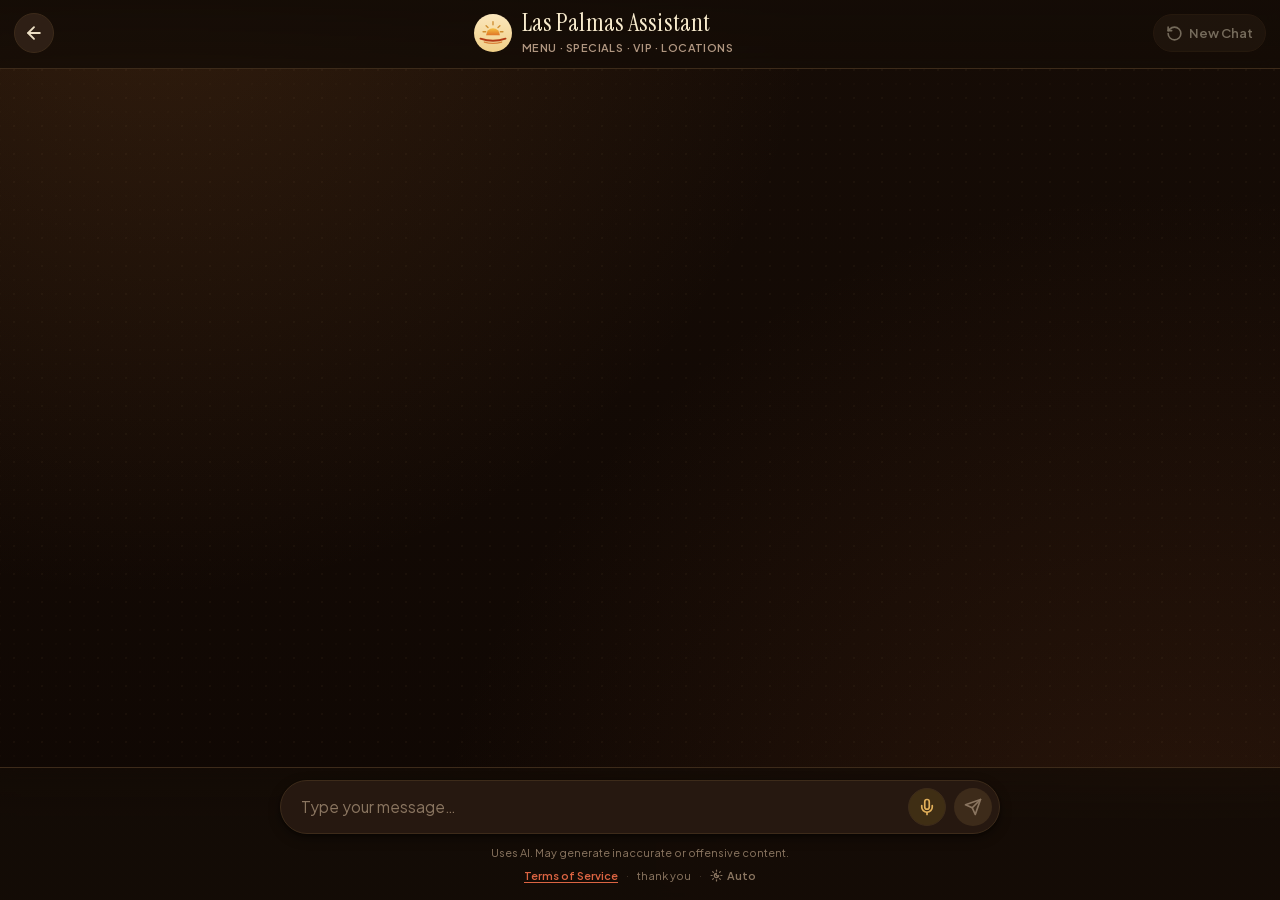
<file: chat/index.html>
<!DOCTYPE html>
<html lang="en">
<head>
<meta charset="utf-8">
<meta name="viewport" content="width=device-width, initial-scale=1, viewport-fit=cover">
<title>Las Palmas Assistant | Menu, Specials &amp; Locations Chat</title>
<meta name="description" content="Chat with the Las Palmas Assistant: menus, daily specials, hours, VIP rewards, and locations across Rome, Rockmart, and Cartersville, GA.">
<link rel="canonical" href="https://laspalmasmexicanrest.com/chat/">
<meta name="robots" content="noindex">
<meta property="og:type" content="website">
<meta property="og:site_name" content="Las Palmas Mexican Restaurant">
<meta property="og:title" content="Las Palmas Assistant — Ask About Menus, Specials &amp; More">
<meta property="og:description" content="Chat with the Las Palmas Assistant about menus, daily specials, hours, VIP rewards, and locations.">
<meta property="og:url" content="https://laspalmasmexicanrest.com/chat/">
<meta property="og:image" content="https://laspalmasmexicanrest.com/assets/images/shared/og-share.jpg">
<meta name="theme-color" content="#F8EFD9" media="(prefers-color-scheme: light)">
<meta name="theme-color" content="#171009" media="(prefers-color-scheme: dark)">

<script>(function(){var p='auto';try{var s=localStorage.getItem('lp-chat-theme');if(s==='auto'||s==='light'||s==='dark')p=s;}catch(e){}var h=new Date().getHours();var dark=p==='dark'||(p==='auto'&&(h>=19||h<7));var e=document.documentElement;e.setAttribute('data-lp-pref',p);e.setAttribute('data-lp-dark',dark?'1':'0');})();</script>

<link rel="preload" href="/assets/fonts/instrument-serif.woff2" as="font" type="font/woff2" crossorigin>
<link rel="preload" href="/assets/fonts/plus-jakarta-sans-var.woff2" as="font" type="font/woff2" crossorigin>

<style>
@font-face{font-family:'Instrument Serif';src:url('/assets/fonts/instrument-serif.woff2') format('woff2');font-weight:400;font-style:normal;font-display:swap}
@font-face{font-family:'Instrument Serif';src:url('/assets/fonts/instrument-serif-italic.woff2') format('woff2');font-weight:400;font-style:italic;font-display:swap}
@font-face{font-family:'Plus Jakarta Sans';src:url('/assets/fonts/plus-jakarta-sans-var.woff2') format('woff2');font-weight:200 800;font-style:normal;font-display:swap}
@font-face{font-family:'Plus Jakarta Sans';src:url('/assets/fonts/plus-jakarta-sans-italic-var.woff2') format('woff2');font-weight:200 800;font-style:italic;font-display:swap}

/* ════ LPChatV3.6 baseStyles — ported verbatim (customer-facing slice) ════ */

:root, .lp-root[data-theme="light"] {
--lp-bg: #F8EFD9;
--lp-bg-deep: #F2E5C2;
--lp-bg-soft: #FAF3E2;
--lp-card: #FFFBF1;
--lp-card-soft: #FBF1D8;
--lp-card-deeper: #F5E6BF;
--lp-border: #E5CE9C;
--lp-border-soft: #ECDDB8;
--lp-border-faint: #F0E3C5;
--lp-gold: #C8923A;
--lp-gold-deep: #A6731D;
--lp-gold-light: #F5E2B0;
--lp-terracotta: #C44A2A;
--lp-terracotta-deep: #A93B1F;
--lp-terracotta-soft: #F5C9B5;
--lp-green: #3E7249;
--lp-text: #2A1A0F;
--lp-text-strong: #1F130A;
--lp-text-muted: #7A5C45;
--lp-text-soft: #9C8268;
--lp-shadow-warm: 0 1px 2px rgba(80, 45, 15, 0.04), 0 4px 12px rgba(80, 45, 15, 0.06);
--lp-shadow-card: 0 2px 5px rgba(80, 45, 15, 0.04), 0 12px 32px rgba(80, 45, 15, 0.08);
--lp-surface-grad:
radial-gradient(circle at 12% -8%, rgba(245, 219, 165, 0.55) 0%, transparent 42%),
radial-gradient(circle at 92% 105%, rgba(232, 178, 138, 0.30) 0%, transparent 50%),
linear-gradient(180deg, #F8EFD9 0%, #F4E7C9 100%);
--lp-texture-color: rgba(160, 110, 60, 0.045);
--lp-texture-color-2: rgba(160, 110, 60, 0.030);
--lp-header-bg: rgba(248, 239, 217, 0.97);
--lp-header-bg-soft: rgba(248, 239, 217, 0.88);
--lp-footer-bg: rgba(248, 239, 217, 0.98);
--lp-footer-bg-soft: rgba(248, 239, 217, 0.85);
--lp-prompt-icon-bg: radial-gradient(circle at 35% 30%, #FBE9BB 0%, #F0D08A 100%);
--lp-prompt-icon-gold-bg: radial-gradient(circle at 35% 30%, #FBE5A6 0%, #ECC668 100%);
--lp-cta-bg: linear-gradient(180deg, #FBE9BC 0%, #F4D38A 100%);
--lp-cta-icon-bg: rgba(255, 251, 241, 0.85);
--lp-modal-backdrop: rgba(58, 35, 18, 0.45);
--lp-utility-row-bg: rgba(251, 241, 216, 0.45);
--lp-day-marker-bg: rgba(232, 213, 174, 0.5);
--lp-mic-hover: #F0D88E;
--lp-bubble-text-on-terracotta: #FFF8EC;
--font-display: 'Instrument Serif', Georgia, serif;
--font-body: 'Plus Jakarta Sans', -apple-system, BlinkMacSystemFont, sans-serif;
}

.lp-root[data-theme="dark"] {
--lp-bg: #160C06;
--lp-bg-deep: #100804;
--lp-bg-soft: #1F1409;
--lp-card: #261810;
--lp-card-soft: #2E1F15;
--lp-card-deeper: #38271B;
--lp-border: #4F3922;
--lp-border-soft: #3D2B1A;
--lp-border-faint: #2C1E12;
--lp-gold: #D8A24E;
--lp-gold-deep: #E2B05A;
--lp-gold-light: #3F2E14;
--lp-terracotta: #DC6442;
--lp-terracotta-deep: #B84520;
--lp-terracotta-soft: #5A2A18;
--lp-green: #579D64;
--lp-text: #ECDFC4;
--lp-text-strong: #F8EBCD;
--lp-text-muted: #B09680;
--lp-text-soft: #8A7560;
--lp-shadow-warm: 0 1px 2px rgba(0, 0, 0, 0.30), 0 4px 12px rgba(0, 0, 0, 0.40);
--lp-shadow-card: 0 2px 6px rgba(0, 0, 0, 0.35), 0 16px 40px rgba(0, 0, 0, 0.60);
--lp-surface-grad:
radial-gradient(circle at 12% -8%, rgba(180, 110, 50, 0.18) 0%, transparent 45%),
radial-gradient(circle at 92% 105%, rgba(150, 80, 40, 0.20) 0%, transparent 50%),
linear-gradient(180deg, #160C06 0%, #0F0703 100%);
--lp-texture-color: rgba(220, 170, 100, 0.025);
--lp-texture-color-2: rgba(220, 170, 100, 0.018);
--lp-header-bg: rgba(20, 12, 6, 0.95);
--lp-header-bg-soft: rgba(20, 12, 6, 0.82);
--lp-footer-bg: rgba(20, 12, 6, 0.96);
--lp-footer-bg-soft: rgba(20, 12, 6, 0.78);
--lp-prompt-icon-bg: radial-gradient(circle at 35% 30%, #5A4220 0%, #3A2811 100%);
--lp-prompt-icon-gold-bg: radial-gradient(circle at 35% 30%, #6E5025 0%, #44300F 100%);
--lp-cta-bg: linear-gradient(180deg, #4F3618 0%, #3A2810 100%);
--lp-cta-icon-bg: rgba(60, 42, 22, 0.7);
--lp-modal-backdrop: rgba(0, 0, 0, 0.65);
--lp-utility-row-bg: rgba(46, 31, 21, 0.55);
--lp-day-marker-bg: rgba(60, 42, 22, 0.6);
--lp-mic-hover: #4D3618;
--lp-bubble-text-on-terracotta: #FFF1DC;
}

* { box-sizing: border-box; }
html, body { margin: 0; padding: 0; }

.lp-root {
position: relative;
display: flex;
flex-direction: column;
height: 100vh;
height: 100dvh;
overflow: hidden;
background: var(--lp-surface-grad);
color: var(--lp-text);
font-family: var(--font-body);
font-size: 15.5px;
line-height: 1.55;
-webkit-font-smoothing: antialiased;
-webkit-tap-highlight-color: transparent;
}

.lp-root::before {
content: '';
position: absolute;
inset: 0;
pointer-events: none;
background-image:
radial-gradient(var(--lp-texture-color) 1px, transparent 1px),
radial-gradient(var(--lp-texture-color-2) 1px, transparent 1px);
background-size: 28px 28px, 14px 14px;
background-position: 0 0, 7px 7px;
z-index: 0;
}

/* ---------- Header Layout ---------- */
.lp-header {
position: relative;
z-index: 30;
flex-shrink: 0;
display: grid;
grid-template-columns: auto 1fr auto;
align-items: center;
gap: 8px;
padding: max(env(safe-area-inset-top), 10px) 14px 12px;
background: linear-gradient(180deg, var(--lp-header-bg) 0%, var(--lp-header-bg-soft) 100%);
backdrop-filter: blur(8px);
-webkit-backdrop-filter: blur(8px);
border-bottom: 1px solid var(--lp-border-soft);
}

.lp-iconbtn {
display: inline-flex;
align-items: center;
justify-content: center;
width: 40px;
height: 40px;
border-radius: 999px;
border: 1px solid var(--lp-border-soft);
background: var(--lp-card-soft);
color: var(--lp-text);
text-decoration: none;
transition: background 160ms ease, transform 160ms ease;
}
.lp-iconbtn:hover { background: var(--lp-card-deeper); }
.lp-iconbtn:active { transform: scale(0.96); }

.lp-header-center {
display: flex;
align-items: center;
justify-content: center;
gap: 10px;
min-width: 0;
}

.lp-header-titles {
display: flex;
flex-direction: column;
align-items: flex-start;
min-width: 0;
}

.lp-title {
font-family: var(--font-display);
font-weight: 400;
font-size: clamp(20px, 5vw, 25px);
letter-spacing: 0.005em;
line-height: 1.05;
color: var(--lp-text-strong);
margin: 0;
white-space: nowrap;
}

.lp-subtitle {
font-family: var(--font-body);
font-size: 11px;
letter-spacing: 0.04em;
color: var(--lp-text-muted);
margin: 3px 0 0;
white-space: nowrap;
font-weight: 600;
text-transform: uppercase;
}

.lp-newchat {
display: inline-flex;
align-items: center;
gap: 6px;
height: 38px;
padding: 0 12px;
border-radius: 999px;
border: 1px solid var(--lp-border-soft);
background: var(--lp-card-soft);
color: var(--lp-text);
font: 600 13px/1 var(--font-body);
cursor: pointer;
transition: background 160ms ease, opacity 160ms ease, transform 160ms ease;
}
.lp-newchat:hover:not(:disabled) { background: var(--lp-card-deeper); }
.lp-newchat:active:not(:disabled) { transform: scale(0.97); }
.lp-newchat:disabled { opacity: 0.45; cursor: not-allowed; }

@media (max-width: 560px) {
  .lp-newchat span { display: none; }
  .lp-newchat { width: 40px; height: 40px; padding: 0; justify-content: center; }
}

/* ---------- Main Workspace ---------- */
.lp-main {
position: relative;
z-index: 1;
flex: 1 1 0;
min-height: 0;
width: 100%;
overflow-y: auto;
overflow-x: hidden;
-webkit-overflow-scrolling: touch;
overscroll-behavior: contain;
}

.lp-main > * {
width: 100%;
max-width: 720px;
margin: 0 auto;
padding: 0 14px;
}

/* ---------- 2-Second Welcome Animation Sequence (Part 2) ---------- */
.lp-welcome-intro-screen {
display: flex;
flex-direction: column;
align-items: center;
justify-content: center;
min-height: 48vh;
text-align: center;
position: relative;
animation: lp-fade-out-intro 400ms ease-in forwards;
animation-delay: 1.8s; /* Start fading out slightly before timer triggers */
}

.lp-welcome-burst-flash {
position: absolute;
width: 280px;
height: 280px;
border-radius: 50%;
background: radial-gradient(circle, var(--lp-gold-light) 0%, var(--lp-terracotta-soft) 30%, var(--lp-green) 60%, transparent 100%);
opacity: 0;
filter: blur(40px);
mix-blend-mode: multiply;
animation: lp-color-flash-pulse 2s cubic-bezier(0.1, 0.8, 0.3, 1) forwards;
}

.lp-welcome-text-flash {
font-family: var(--font-display);
font-size: clamp(30px, 8vw, 42px);
font-weight: 400;
line-height: 1.15;
color: var(--lp-text-strong);
max-width: 500px;
position: relative;
z-index: 2;
opacity: 0;
transform: scale(0.95);
animation: lp-text-flash-reveal 2s cubic-bezier(0.16, 1, 0.3, 1) forwards;
}

.lp-staggered-welcome {
text-align: center;
padding: 24px 16px 12px;
opacity: 0;
transform: translateY(10px);
animation: lp-fade-slide-up 600ms cubic-bezier(0.215, 0.61, 0.355, 1) forwards;
}

.lp-staggered-title {
font-family: var(--font-display);
font-size: clamp(28px, 6vw, 34px);
font-weight: 400;
color: var(--lp-text-strong);
margin: 0 0 6px;
}

.lp-staggered-sub {
font-size: 14.5px;
color: var(--lp-text-muted);
max-width: 440px;
margin: 0 auto;
}

.lp-home-prompts-container {
display: flex;
flex-direction: column;
}

.lp-home-prompts {
display: flex;
flex-direction: column;
gap: 12px;
padding-bottom: 32px;
}

.lp-prompt {
display: flex;
align-items: center;
gap: 14px;
width: 100%;
padding: 14px 16px;
background: linear-gradient(180deg, var(--lp-card-soft) 0%, var(--lp-card-deeper) 100%);
border: 1px solid var(--lp-border-faint);
border-radius: 18px;
cursor: pointer;
text-align: left;
font-family: inherit;
color: var(--lp-text);
box-shadow: 0 1px 0 rgba(255, 251, 240, 0.6) inset, var(--lp-shadow-warm);
opacity: 0;
transform: translateY(16px) scale(0.98);
animation: lp-prompt-entrance 600ms cubic-bezier(0.175, 0.885, 0.32, 1.1) forwards;
}

.lp-prompt:hover {
border-color: var(--lp-border);
box-shadow: 0 1px 0 rgba(255, 251, 240, 0.6) inset, 0 6px 16px rgba(80, 45, 15, 0.08);
}
.lp-prompt:active { transform: scale(0.99); }

.lp-prompt-icon {
flex-shrink: 0;
width: 44px;
height: 44px;
border-radius: 999px;
display: inline-flex;
align-items: center;
justify-content: center;
background: var(--lp-prompt-icon-bg);
border: 1px solid var(--lp-border-soft);
color: var(--lp-terracotta);
}
.lp-prompt-icon--gold { background: var(--lp-prompt-icon-gold-bg); }
.lp-prompt-label { font-size: 15.5px; font-weight: 600; color: var(--lp-text); }

/* Animation Frames */
@keyframes lp-color-flash-pulse {
0% { transform: scale(0.3); opacity: 0; background-color: var(--lp-terracotta); }
25% { opacity: 0.6; background-color: var(--lp-gold); }
50% { opacity: 0.45; background-color: var(--lp-green); }
75% { opacity: 0.3; background-color: var(--lp-terracotta-deep); }
100% { transform: scale(1.3); opacity: 0; }
}

@keyframes lp-text-flash-reveal {
0% { opacity: 0; transform: scale(0.93) translateY(12px); filter: blur(4px); }
20% { opacity: 1; transform: scale(1) translateY(0); filter: blur(0); }
80% { opacity: 1; filter: blur(0); }
100% { opacity: 0; filter: blur(2px); transform: translateY(-6px); }
}

@keyframes lp-fade-out-intro {
to { opacity: 0; visibility: hidden; height: 0; min-height: 0; padding: 0; margin: 0; }
}

@keyframes lp-fade-slide-up {
to { opacity: 1; transform: translateY(0); }
}

@keyframes lp-prompt-entrance {
to { opacity: 1; transform: translateY(0) scale(1); }
}

@media (prefers-reduced-motion: reduce) {
  .lp-welcome-burst-flash { animation: none; display: none; }
  .lp-welcome-text-flash { animation: none; display: none; }
  .lp-staggered-welcome, .lp-prompt { opacity: 1; transform: none; animation: none; }
}

/* ---------- Conversation Thread ---------- */
.lp-thread { display: flex; flex-direction: column; gap: 14px; padding: 16px 0 28px; }
#lp-messages { display: flex; flex-direction: column; gap: 14px; }

.lp-day-marker {
align-self: center;
font-size: 12px;
font-weight: 600;
color: var(--lp-text-muted);
background: var(--lp-day-marker-bg);
border: 1px solid var(--lp-border-faint);
padding: 5px 14px;
border-radius: 999px;
}

.lp-row { display: flex; gap: 10px; align-items: flex-start; width: 100%; }
.lp-row--user { justify-content: flex-end; }
.lp-row--assistant { justify-content: flex-start; }

.lp-avatar {
flex-shrink: 0;
width: 36px;
height: 36px;
border-radius: 999px;
display: inline-flex;
align-items: center;
justify-content: center;
font-family: var(--font-display);
font-size: 14px;
font-weight: 500;
margin-top: 2px;
}
.lp-avatar--assistant {
background: radial-gradient(circle at 30% 25%, #E9C474 0%, #B8881E 100%);
color: #FBF1D8;
letter-spacing: 0.01em;
box-shadow: var(--lp-shadow-warm);
position: relative;
}
.lp-avatar--user {
background: linear-gradient(180deg, var(--lp-terracotta) 0%, var(--lp-terracotta-deep) 100%);
box-shadow: 0 2px 6px rgba(169, 59, 31, 0.25);
}

.lp-bubble {
max-width: 82%;
padding: 12px 16px;
border-radius: 22px;
font-size: 15.5px;
line-height: 1.5;
word-wrap: break-word;
overflow-wrap: anywhere;
}

.lp-bubble--user {
background: linear-gradient(180deg, var(--lp-terracotta) 0%, var(--lp-terracotta-deep) 100%);
color: var(--lp-bubble-text-on-terracotta);
border-bottom-right-radius: 8px;
box-shadow: 0 2px 6px rgba(169, 59, 31, 0.20);
}
.lp-bubble--user p { margin: 0; }

/* ---------- Intelligent Thinking Upgrade (Part 3) ---------- */
.lp-avatar--thinking-pulse::after {
content: '';
position: absolute;
inset: -3px;
border-radius: 50%;
border: 1.5px solid var(--lp-gold);
opacity: 0.8;
animation: lp-halo-breathe 1.8s infinite ease-in-out;
}

.lp-bubble--thinking-shimmer {
display: inline-flex;
align-items: center;
background: var(--lp-card);
position: relative;
border: 1px solid var(--lp-border-faint);
padding-top: 14px; /* Space for the top shifting bar */
}

/* Beautiful color-shifting bar anchored directly at the top of card */
.lp-bubble--thinking-shimmer::before {
content: '';
position: absolute;
top: 0;
left: 0;
right: 0;
height: 4px;
border-top-left-radius: 20px;
border-top-right-radius: 20px;
background: linear-gradient(90deg, var(--lp-terracotta), var(--lp-green), var(--lp-terracotta-deep), var(--lp-gold), var(--lp-terracotta));
background-size: 400% 100%;
animation: lp-thinking-colors 3.5s linear infinite;
}

.lp-thinking-label {
color: var(--lp-text-muted);
font-weight: 500;
font-size: 14.5px;
}

.lp-dots { display: inline-flex; gap: 4px; margin-left: 6px; vertical-align: middle; }
.lp-dot {
width: 6px;
height: 6px;
border-radius: 50%;
display: inline-block;
/* staggered pulse + staggered cycle color animations */
animation: lp-dot-pulse 1.4s infinite ease-in-out, lp-dot-color-shift 4.5s infinite linear;
}
.lp-dot:nth-child(1) { animation-delay: 0s, 0s; }
.lp-dot:nth-child(2) { animation-delay: 0.2s, 1.1s; }
.lp-dot:nth-child(3) { animation-delay: 0.4s, 2.2s; }

@keyframes lp-halo-breathe {
0%, 100% { transform: scale(1); opacity: 0.4; border-color: var(--lp-gold); }
25% { border-color: var(--lp-terracotta); }
50% { transform: scale(1.18); opacity: 0.95; border-color: var(--lp-green); }
75% { border-color: var(--lp-terracotta-deep); }
}

@keyframes lp-thinking-colors {
0% { background-position: 0% 50%; }
100% { background-position: 400% 50%; }
}

@keyframes lp-dot-color-shift {
0%, 100% { background-color: var(--lp-terracotta); }
25% { background-color: var(--lp-green); }
50% { background-color: var(--lp-terracotta-deep); }
75% { background-color: var(--lp-gold); }
}

@media (prefers-reduced-motion: reduce) {
  .lp-avatar--thinking-pulse::after { animation: none; display: none; }
  .lp-bubble--thinking-shimmer::before { animation: none; background: var(--lp-border); }
  .lp-dot { animation: none; transform: scale(1); opacity: 0.8; }
}

/* ---------- Assistant Card Polish (Part 4) ---------- */
.lp-assistant-card {
display: flex;
flex-direction: column;
align-items: stretch;
gap: 0;
max-width: 86%;
background: var(--lp-card);
border: 1px solid var(--lp-border-soft);
border-radius: 20px;
border-bottom-left-radius: 8px;
box-shadow: var(--lp-shadow-card);
overflow: hidden;
position: relative;
}

/* Premium Highlight Strip & Identity Stamp */
.lp-assistant-card::before {
content: '';
position: absolute;
top: 0;
left: 0;
right: 0;
height: 3px;
background: linear-gradient(90deg, var(--lp-terracotta-soft), var(--lp-gold), var(--lp-border-soft));
}

.lp-assistant-badge {
display: flex;
align-items: center;
gap: 6px;
padding: 12px 16px 2px;
font-size: 11px;
text-transform: uppercase;
letter-spacing: 0.05em;
font-weight: 700;
color: var(--lp-text-soft);
}

.lp-badge-dot {
width: 6px;
height: 6px;
border-radius: 50%;
background-color: var(--lp-green);
box-shadow: 0 0 4px var(--lp-green);
}

.lp-assistant-card .lp-bubble--assistant {
background: transparent;
border: none;
border-radius: 0;
box-shadow: none;
max-width: 100%;
padding: 6px 16px 12px;
}

/* ---------- Hyperlinks Custom Design ---------- */
.lp-link {
color: var(--lp-terracotta);
text-decoration: none;
border-bottom: 1.5px solid var(--lp-terracotta-soft);
padding-bottom: 1px;
font-weight: 600;
word-break: break-all;
display: inline-flex;
align-items: center;
gap: 4px;
transition: border-color 140ms ease, color 140ms ease;
}
.lp-link:hover { color: var(--lp-terracotta-deep); border-color: var(--lp-terracotta); }
.lp-link-icon { flex-shrink: 0; position: relative; top: 1px; opacity: 0.8; }

/* ---------- Managed CTA Card Dynamic Engine ---------- */
.lp-cta {
display: grid;
grid-template-columns: auto 1fr auto;
align-items: center;
gap: 12px;
margin: 4px 12px 12px;
padding: 12px 14px;
background: var(--lp-cta-bg);
border: 1px solid var(--lp-border);
border-radius: 16px;
box-shadow: var(--lp-shadow-warm);
}

.lp-cta-icon {
flex-shrink: 0;
width: 42px;
height: 42px;
border-radius: 50%;
display: inline-flex;
align-items: center;
justify-content: center;
background: var(--lp-cta-icon-bg);
border: 1px solid var(--lp-border-soft);
color: var(--lp-terracotta);
}

.lp-cta-text { display: flex; flex-direction: column; gap: 2px; min-width: 0; overflow: hidden; }
.lp-cta-title {
font-family: var(--font-display);
font-size: 18px;
line-height: 1.15;
color: var(--lp-text-strong);
font-weight: 400;
}
.lp-cta-body {
font-size: 13px;
color: var(--lp-text-muted);
line-height: 1.35;
word-wrap: break-word;
overflow-wrap: break-word;
}

.lp-cta-btn {
display: inline-flex;
align-items: center;
gap: 6px;
padding: 9px 14px;
background: linear-gradient(180deg, var(--lp-terracotta) 0%, var(--lp-terracotta-deep) 100%);
color: var(--lp-bubble-text-on-terracotta);
font-size: 13px;
font-weight: 700;
letter-spacing: 0.01em;
border-radius: 999px;
text-decoration: none;
white-space: normal;
text-align: center;
max-width: 160px;
box-shadow: 0 2px 4px rgba(169, 59, 31, 0.25);
transition: transform 160ms ease, box-shadow 160ms ease;
}
.lp-cta-btn:hover { box-shadow: 0 4px 10px rgba(169, 59, 31, 0.3); }
.lp-cta-btn:active { transform: scale(0.97); }
.lp-cta-arrow { font-size: 14px; line-height: 1; }

@media (max-width: 500px) {
  .lp-cta { grid-template-columns: auto 1fr; grid-template-rows: auto auto; row-gap: 10px; }
  .lp-cta-btn { grid-column: 1 / span 2; max-width: 100%; justify-self: stretch; justify-content: center; }
}

/* ---------- Utility Row ---------- */
.lp-utility {
display: flex;
align-items: center;
gap: 4px;
padding: 8px 10px;
border-top: 1px solid var(--lp-border-faint);
background: var(--lp-utility-row-bg);
flex-wrap: wrap;
}

.lp-util {
display: inline-flex;
align-items: center;
gap: 5px;
padding: 6px 8px;
background: transparent;
border: none;
border-radius: 8px;
color: var(--lp-text-muted);
font-size: 12px;
font-weight: 600;
cursor: pointer;
transition: background 140ms ease, color 140ms ease;
}
.lp-util:hover { background: var(--lp-card-deeper); color: var(--lp-text); }
.lp-util.is-active { color: var(--lp-terracotta); }
.lp-util--icon { padding: 6px; }
.lp-util--icon span { display: none; }
.lp-util-divider { width: 1px; height: 14px; background: var(--lp-border-soft); }

@media (max-width: 420px) {
  .lp-util span { display: none; }
  .lp-util { padding: 6px; }
  .lp-util-divider { display: none; }
}

/* ---------- Mini Feedback ---------- */
.lp-feedback-thanks {
padding: 8px 14px 12px;
font-size: 13px;
color: var(--lp-text-muted);
border-top: 1px solid var(--lp-border-faint);
background: var(--lp-utility-row-bg);
}
.lp-feedback-form { padding: 10px 14px 12px; border-top: 1px solid var(--lp-border-faint); background: var(--lp-utility-row-bg); }
.lp-feedback-submitted { border-top: 1px solid var(--lp-border-faint); background: var(--lp-utility-row-bg); }
.lp-feedback-submitted .lp-feedback-thanks { border-top: none; }
.lp-feedback-your { margin: 0 14px 12px; padding: 9px 12px; background: var(--lp-card); border: 1px dashed var(--lp-terracotta); border-radius: 10px; }
.lp-feedback-your-label { display: block; font-size: 10.5px; font-weight: 700; text-transform: uppercase; letter-spacing: .5px; color: var(--lp-terracotta); margin-bottom: 3px; }
.lp-feedback-your p { font-size: 13px; line-height: 1.5; color: var(--lp-text); white-space: pre-wrap; word-break: break-word; }
.lp-feedback-label { display: block; font-size: 12.5px; color: var(--lp-text-muted); margin-bottom: 6px; font-weight: 600; }
.lp-feedback-textarea {
width: 100%; min-height: 56px; padding: 8px 10px; background: var(--lp-card); border: 1px solid var(--lp-border-soft);
border-radius: 10px; font: 14px var(--font-body); color: var(--lp-text); resize: vertical; outline: none;
}
.lp-feedback-textarea:focus { border-color: var(--lp-gold); }
.lp-feedback-row { display: flex; align-items: center; justify-content: space-between; margin-top: 8px; }
.lp-feedback-count { font-size: 11px; color: var(--lp-text-soft); font-variant-numeric: tabular-nums; }
.lp-feedback-submit {
padding: 7px 14px; background: var(--lp-terracotta); color: var(--lp-bubble-text-on-terracotta);
border: none; border-radius: 999px; font: 600 12.5px var(--font-body); cursor: pointer;
}
.lp-feedback-submit:hover { background: var(--lp-terracotta-deep); }

/* ---------- Composer Base ---------- */
.lp-footer {
position: relative;
z-index: 20;
flex-shrink: 0;
width: 100%;
background: linear-gradient(0deg, var(--lp-footer-bg) 60%, var(--lp-footer-bg-soft) 100%);
backdrop-filter: blur(8px);
-webkit-backdrop-filter: blur(8px);
border-top: 1px solid var(--lp-border-soft);
padding: 12px 14px max(env(safe-area-inset-bottom), 12px);
}

.lp-composer-wrap { width: 100%; max-width: 720px; margin: 0 auto; }
.lp-composer {
display: flex;
align-items: flex-end;
gap: 8px;
padding: 7px 7px 7px 16px;
background: var(--lp-card);
border: 1px solid var(--lp-border-soft);
border-radius: 28px;
box-shadow: var(--lp-shadow-warm);
transition: border-color 160ms ease, box-shadow 160ms ease;
}
.lp-composer:focus-within {
border-color: var(--lp-gold);
box-shadow: 0 0 0 3px rgba(200, 146, 58, 0.15), var(--lp-shadow-warm);
}

.lp-input {
flex: 1; min-height: 26px; max-height: 140px; padding: 8px 4px; border: none;
background: transparent; font: 15.5px/1.4 var(--font-body); color: var(--lp-text); resize: none; outline: none;
}
.lp-input::placeholder { color: var(--lp-text-soft); }

.lp-mic, .lp-send {
flex-shrink: 0; display: inline-flex; align-items: center; justify-content: center;
width: 38px; height: 38px; border-radius: 50%; border: none; cursor: pointer;
transition: transform 160ms ease, background 160ms ease, box-shadow 160ms ease;
}

.lp-mic { background: var(--lp-gold-light); color: var(--lp-gold-deep); border: 1px solid var(--lp-border-soft); }
.lp-mic:hover:not(:disabled) { background: var(--lp-mic-hover); }
.lp-mic.is-active {
background: var(--lp-terracotta); color: var(--lp-bubble-text-on-terracotta);
border-color: var(--lp-terracotta-deep); animation: lp-mic-glow-pulse 1.4s infinite ease-in-out;
}
@keyframes lp-mic-glow-pulse {
  0%, 100% { box-shadow: 0 0 0 0 rgba(196, 74, 42, 0.5); }
  50% { box-shadow: 0 0 0 6px rgba(196, 74, 42, 0); }
}

/* ---------- Send Button Active Micro-interaction (Part 5) ---------- */
.lp-send {
background: var(--lp-border-soft);
color: var(--lp-text-soft);
cursor: not-allowed;
}

.lp-send--active {
background: linear-gradient(180deg, var(--lp-terracotta) 0%, var(--lp-terracotta-deep) 100%);
color: var(--lp-bubble-text-on-terracotta);
cursor: pointer;
box-shadow: 0 2px 6px rgba(169, 59, 31, 0.25);
animation: lp-send-glow-pulse 2s infinite ease-in-out;
}
.lp-send--active:hover { box-shadow: 0 4px 12px rgba(169, 59, 31, 0.35); }
.lp-send--active:active { transform: scale(0.94); }

@keyframes lp-send-glow-pulse {
  0%, 100% { box-shadow: 0 2px 6px rgba(169, 59, 31, 0.25); }
  50% { box-shadow: 0 2px 14px rgba(169, 59, 31, 0.45), 0 0 0 4px rgba(196, 74, 42, 0.12); }
}

@media (prefers-reduced-motion: reduce) {
  .lp-send--active { animation: none; }
}

/* ---------- Reset Trackers ---------- */
.lp-tracker {
display: flex; align-items: center; justify-content: space-between; gap: 10px;
margin-top: 10px; padding: 0 4px; font-size: 12.5px; color: var(--lp-text-muted);
max-width: 720px; margin-left: auto; margin-right: auto;
}
.lp-tracker-left { display: inline-flex; align-items: center; gap: 7px; }
.lp-tracker-pill {
font-variant-numeric: tabular-nums; font-weight: 700; font-size: 11.5px; padding: 4px 10px;
background: var(--lp-gold-light); border: 1px solid var(--lp-border-soft); border-radius: 999px; color: var(--lp-gold-deep);
}

.lp-chartracker {
display: flex; align-items: center; justify-content: space-between; gap: 10px;
margin-top: 8px; padding: 0 4px; font-size: 12px; color: var(--lp-text-soft);
max-width: 720px; margin-left: auto; margin-right: auto;
}
.lp-chartracker-count { font-variant-numeric: tabular-nums; font-weight: 600; }
.lp-chartracker-count--warn { color: var(--lp-terracotta); }
.lp-speech-warning { margin: 8px 0 0; font-size: 12px; color: var(--lp-text-soft); text-align: center; }

/* ---------- Limits Trigger Panel ---------- */
.lp-limit { width: 100%; max-width: 720px; margin: 0 auto; display: flex; flex-direction: column; gap: 6px; }
.lp-startfresh {
width: 100%; padding: 16px; background: linear-gradient(180deg, var(--lp-terracotta) 0%, var(--lp-terracotta-deep) 100%);
color: var(--lp-bubble-text-on-terracotta); font: 600 16px var(--font-body); border: none; border-radius: 18px;
cursor: pointer; box-shadow: 0 3px 10px rgba(169, 59, 31, 0.28);
}
.lp-limit-helper { margin: 0; text-align: center; font-size: 12.5px; color: var(--lp-text-muted); }

/* ---------- Disclaimer & Secret Key Controls ---------- */
.lp-disclaimer {
margin-top: 10px; text-align: center; font-size: 11px; color: var(--lp-text-soft);
display: flex; flex-direction: column; gap: 2px; align-items: center;
}
.lp-disclaimer-row { display: inline-flex; align-items: center; gap: 4px; flex-wrap: wrap; justify-content: center; }
.lp-disclaimer-sep { color: var(--lp-text-soft); opacity: 0.5; font-size: 10px; user-select: none; }
.lp-terms-link {
background: none; border: none; font: inherit; color: var(--lp-terracotta);
text-decoration: underline; text-underline-offset: 2px; cursor: pointer; padding: 4px; font-weight: 600;
}

/* Discreet Hidden Verification Link Manager Trigger (Part 6) */
.lp-thankyou-btn {
background: none;
border: none;
font: inherit;
color: var(--lp-text-soft);
cursor: pointer;
padding: 4px;
user-select: none;
text-decoration: none;
}
.lp-thankyou-btn:focus-visible {
outline: none;
color: var(--lp-text-muted);
}

.lp-theme-toggle {
display: inline-flex; align-items: center; gap: 4px; background: none; border: none;
font: inherit; font-size: 11px; font-weight: 600; color: var(--lp-text-soft); cursor: pointer; padding: 4px;
}
.lp-theme-toggle:hover { color: var(--lp-text-muted); }

/* ---------- Modals Frame Archetype ---------- */
.lp-modal-backdrop {
position: fixed; inset: 0; background: var(--lp-modal-backdrop); backdrop-filter: blur(4px);
-webkit-backdrop-filter: blur(4px); z-index: 100; display: flex; align-items: flex-end;
justify-content: center; padding: max(env(safe-area-inset-top), 16px) 12px max(env(safe-area-inset-bottom), 12px);
animation: lp-fade-in 180ms ease-out;
}
@media (min-width: 600px) { .lp-modal-backdrop { align-items: center; padding: 24px; } }

@keyframes lp-fade-in { from { opacity: 0; } to { opacity: 1; } }

.lp-modal {
width: 100%; max-height: 88dvh; display: flex; flex-direction: column; background: var(--lp-card);
border: 1px solid var(--lp-border); border-radius: 22px; box-shadow: var(--lp-shadow-card); overflow: hidden;
animation: lp-modal-rise 240ms cubic-bezier(0.19, 1, 0.22, 1);
}
@keyframes lp-modal-rise { from { transform: translateY(24px); opacity: 0; } to { transform: translateY(0); opacity: 1; } }

.lp-modal-head {
display: flex; align-items: center; justify-content: space-between; gap: 10px;
padding: 16px 18px 12px; border-bottom: 1px solid var(--lp-border-faint);
background: linear-gradient(180deg, var(--lp-card-soft), var(--lp-card));
}
.lp-modal-title { font-family: var(--font-display); font-weight: 400; font-size: 23px; color: var(--lp-text-strong); margin: 0; }
.lp-modal-close {
display: inline-flex; align-items: center; justify-content: center; width: 34px; height: 34px;
border-radius: 50%; border: 1px solid var(--lp-border-soft); background: var(--lp-card-soft); color: var(--lp-text); cursor: pointer;
}

.lp-modal-body { flex: 1; padding: 16px 18px; overflow-y: auto; font-size: 14.5px; color: var(--lp-text); }
.lp-modal-body--center { text-align: center; padding: 24px 22px; }
.lp-modal-body--scroll { padding: 18px 20px; }
.lp-modal-foot { display: flex; gap: 10px; padding: 12px 16px; border-top: 1px solid var(--lp-border-faint); background: var(--lp-card-soft); }

.lp-btn { flex: 1; padding: 12px 16px; border-radius: 999px; border: none; font: 600 14px var(--font-body); cursor: pointer; transition: transform 140ms ease; }
.lp-btn--ghost { background: var(--lp-card); border: 1px solid var(--lp-border); color: var(--lp-text); }
.lp-btn--primary { background: linear-gradient(180deg, var(--lp-terracotta) 0%, var(--lp-terracotta-deep) 100%); color: var(--lp-bubble-text-on-terracotta); }
.lp-btn:active { transform: scale(0.98); }

/* ---------- Keyword Manager Panel Layout Elements ---------- */
.lp-flex-center { display: flex; align-items: center; }
.gap-2 { gap: 8px; }
.color-gold { color: var(--lp-gold); }
.color-green { color: var(--lp-green); }
.color-red { color: var(--lp-terracotta); }

.lp-dev-warning {
font-size: 13px; color: var(--lp-terracotta); font-weight: 600; margin: 0 0 12px; background: rgba(196,74,42,0.08); padding: 8px 12px; border-radius: 8px;
}
.lp-dev-prototype-banner {
font-size: 12px; color: var(--lp-gold-deep); font-weight: 600; margin: 0 0 16px; background: var(--lp-gold-light); border: 1px solid var(--lp-border); padding: 8px 12px; border-radius: 8px;
}
.lp-dev-input-field {
width: 100%; padding: 12px; border-radius: 12px; border: 1px solid var(--lp-border); background: var(--lp-card); color: var(--lp-text); font: inherit; outline: none;
}
.lp-dev-input-field:focus { border-color: var(--lp-gold); }
.lp-dev-input-error { font-size: 13px; color: var(--lp-terracotta); font-weight: 600; margin: 8px 0 0; }

.lp-dev-rules-list { display: flex; flex-direction: column; gap: 12px; }
.lp-dev-actions-row { display: flex; justify-content: space-between; align-items: center; gap: 10px; margin-bottom: 4px; }
.lp-dev-action-btn {
display: inline-flex; align-items: center; gap: 6px; padding: 8px 14px; border-radius: 999px; border: 1px solid var(--lp-border); font: 600 12.5px var(--font-body); cursor: pointer; background: var(--lp-card); color: var(--lp-text);
}
.lp-dev-action-btn--add { background: var(--lp-terracotta); color: var(--lp-bubble-text-on-terracotta); border: none; }

.lp-dev-rule-item-card {
display: flex; justify-content: space-between; align-items: stretch; gap: 14px; padding: 12px 14px; background: var(--lp-card-soft); border: 1px solid var(--lp-border-faint); border-radius: 14px;
}
.lp-dev-rule-item-card.is-disabled { opacity: 0.55; background: var(--lp-bg-deep); }
.lp-dev-rule-item-main { flex: 1; min-width: 0; display: flex; flex-direction: column; gap: 4px; }
.lp-dev-rule-item-header { display: flex; align-items: center; gap: 10px; }
.lp-dev-rule-label { font-weight: 700; color: var(--lp-text-strong); font-size: 14.5px; }
.lp-dev-status-tag { font-size: 10px; font-weight: 700; text-transform: uppercase; padding: 2px 6px; border-radius: 4px; background: var(--lp-border); color: var(--lp-text-muted); }
.lp-dev-status-tag.is-active { background: var(--lp-green); color: white; }

.lp-dev-rule-keywords-preview, .lp-dev-rule-url-preview { font-size: 12px; color: var(--lp-text-muted); white-space: nowrap; overflow: hidden; text-overflow: ellipsis; }

.lp-dev-rule-item-controls { display: flex; align-items: center; gap: 10px; flex-shrink: 0; }
.lp-dev-reorder-buttons { display: flex; flex-direction: column; gap: 2px; }
.lp-dev-reorder-buttons button { background: var(--lp-card); border: 1px solid var(--lp-border-faint); color: var(--lp-text); border-radius: 4px; padding: 2px; cursor: pointer; }
.lp-dev-reorder-buttons button:disabled { opacity: 0.3; cursor: not-allowed; }
.lp-dev-modification-buttons { display: flex; gap: 4px; }
.lp-dev-btn-icon { display: inline-flex; align-items: center; justify-content: center; width: 30px; height: 30px; border-radius: 8px; border: 1px solid var(--lp-border-soft); background: var(--lp-card); color: var(--lp-text); cursor: pointer; }

/* Form Config Setup */
.lp-dev-rule-form { display: flex; flex-direction: column; gap: 12px; }
.lp-dev-form-heading { font-family: var(--font-display); font-size: 20px; font-weight: 400; margin: 0 0 4px; color: var(--lp-text-strong); }
.lp-rule-form-error-banner { font-size: 13px; color: var(--lp-terracotta); font-weight: 600; background: rgba(196,74,42,0.06); padding: 8px 12px; border-radius: 6px; border: 1px solid var(--lp-terracotta-soft); }
.lp-form-group { display: flex; flex-direction: column; gap: 4px; }
.lp-form-group label { font-size: 12px; font-weight: 700; color: var(--lp-text-muted); }
.lp-form-group input { width: 100%; padding: 10px; border-radius: 8px; border: 1px solid var(--lp-border); background: var(--lp-card); color: var(--lp-text); font: inherit; outline: none; }
.lp-form-group input:focus { border-color: var(--lp-gold); }
.lp-form-group--checkbox { margin-top: 4px; }
.lp-dev-toggle-trigger { display: inline-flex; align-items: center; gap: 8px; background: none; border: none; padding: 0; cursor: pointer; font: inherit; font-weight: 600; color: var(--lp-text); }
.lp-dev-form-actions { display: flex; gap: 10px; margin-top: 12px; }

/* ---------- Terms Text Styles ---------- */
.lp-terms { font-size: 13.5px; line-height: 1.6; color: var(--lp-text); }
.lp-terms p { margin: 0 0 12px; }
.lp-terms ul { margin: 0 0 14px; padding-left: 20px; }
.lp-terms li { margin-bottom: 6px; }
.lp-terms h3 { font-family: var(--font-display); font-weight: 400; font-size: 18px; color: var(--lp-text-strong); margin: 24px 0 8px; line-height: 1.2; }
.lp-terms h4 { font-weight: 700; font-size: 14.5px; color: var(--lp-text-strong); margin: 16px 0 6px; }
.lp-terms strong { color: var(--lp-text-strong); }
.lp-terms-effective { padding: 8px 12px; background: var(--lp-card-soft); border: 1px solid var(--lp-border-faint); border-radius: 10px; display: inline-block; margin-bottom: 12px; }
.lp-terms-final { margin-top: 18px; padding-top: 14px; border-top: 1px solid var(--lp-border-faint); font-style: italic; color: var(--lp-text-muted); }

/* ---------- Accessibility Focus Modifiers ---------- */
button:focus-visible, a:focus-visible, textarea:focus-visible, input:focus-visible { outline: 2px solid var(--lp-gold); outline-offset: 2px; }

/* ── Port shims (static-HTML runtime; no visual change) ── */
[hidden]{display:none!important}
.lp-theme-ico{display:none}
html[data-lp-pref="auto"] .lp-theme-ico--auto{display:inline-flex}
html[data-lp-pref="light"] .lp-theme-ico--light{display:inline-flex}
html[data-lp-pref="dark"] .lp-theme-ico--dark{display:inline-flex}
</style>
</head>
<body>

<div class="lp-root" id="lp-root" data-theme="light">
<script>(function(){if(document.documentElement.getAttribute('data-lp-dark')==='1')document.getElementById('lp-root').setAttribute('data-theme','dark');})();</script>

<!-- ====================== HEADER ====================== -->
<header class="lp-header" role="banner">
  <a href="/" aria-label="Back to Las Palmas home" class="lp-iconbtn lp-iconbtn--back"><svg width="20" height="20" viewBox="0 0 24 24" fill="none" stroke="currentColor" stroke-width="2.25" stroke-linecap="round" stroke-linejoin="round" aria-hidden="true"><path d="m12 19-7-7 7-7"/><path d="M19 12H5"/></svg></a>
  <div class="lp-header-center">
    <svg viewBox="0 0 44 44" width="38" height="38" aria-hidden="true">
  <defs>
    <linearGradient id="lp-circle-bg" x1="0" y1="0" x2="0" y2="1"><stop offset="0%" stop-color="#FBE7BD"/><stop offset="100%" stop-color="#F0CF87"/></linearGradient>
    <linearGradient id="lp-sun" x1="0" y1="0" x2="0" y2="1"><stop offset="0%" stop-color="#F5BE3F"/><stop offset="100%" stop-color="#E07628"/></linearGradient>
  </defs>
  <circle cx="22" cy="22" r="22" fill="url(#lp-circle-bg)"/>
  <g stroke="#C8801E" stroke-width="1.6" stroke-linecap="round" opacity="0.85">
    <line x1="22" y1="9" x2="22" y2="12.5"/><line x1="14" y1="13.5" x2="16.2" y2="15.7"/><line x1="30" y1="13.5" x2="27.8" y2="15.7"/><line x1="10.5" y1="20.5" x2="13.5" y2="20.5"/><line x1="33.5" y1="20.5" x2="30.5" y2="20.5"/>
  </g>
  <path d="M 14 24.5 a 8 8 0 0 1 16 0 z" fill="url(#lp-sun)"/>
  <path d="M 7.5 28.5 Q 22 33.5 36.5 28.5" stroke="#B23A14" stroke-width="2.2" fill="none" stroke-linecap="round"/>
  <path d="M 12 32.5 Q 22 35.5 32 32.5" stroke="#D88239" stroke-width="1.6" fill="none" stroke-linecap="round"/>
</svg>
    <div class="lp-header-titles">
      <h1 class="lp-title">Las Palmas Assistant</h1>
      <p class="lp-subtitle">Menu · Specials · VIP · Locations</p>
    </div>
  </div>
  <button type="button" id="lp-newchat" aria-label="Start a new chat" class="lp-newchat" disabled>
    <svg width="17" height="17" viewBox="0 0 24 24" fill="none" stroke="currentColor" stroke-width="2.25" stroke-linecap="round" stroke-linejoin="round" aria-hidden="true"><path d="M3 12a9 9 0 1 0 9-9 9.75 9.75 0 0 0-6.74 2.74L3 8"/><path d="M3 3v5h5"/></svg>
    <span>New Chat</span>
  </button>
</header>

<!-- ====================== MAIN ====================== -->
<main class="lp-main" id="lp-main">
  <div class="lp-home" id="lp-home">
    <div class="lp-welcome-intro-screen" id="lp-intro">
      <div class="lp-welcome-burst-flash"></div>
      <h2 class="lp-welcome-text-flash">Welcome to your Las Palmas Assistant.</h2>
    </div>
    <div class="lp-home-prompts-container" id="lp-prompts-container" hidden>
      <div class="lp-staggered-welcome">
        <h2 class="lp-staggered-title">How can I help you today?</h2>
        <p class="lp-staggered-sub">Tap a starting question below or type your own message.</p>
      </div>
      <div class="lp-home-prompts lp-intro-stagger" role="list">
<button type="button" role="listitem" class="lp-prompt" style="animation-delay:0ms" data-prompt="Can you tell me about today&#x27;s daily specials?" aria-label="Ask about daily specials">
  <span class="lp-prompt-icon"><svg width="20" height="20" viewBox="0 0 24 24" fill="none" stroke="currentColor" stroke-width="2" stroke-linecap="round" stroke-linejoin="round" aria-hidden="true"><polygon points="12 2 15.09 8.26 22 9.27 17 14.14 18.18 21.02 12 17.77 5.82 21.02 7 14.14 2 9.27 8.91 8.26 12 2"/></svg></span>
  <span class="lp-prompt-label">Ask about daily specials</span>
</button>
<button type="button" role="listitem" class="lp-prompt" style="animation-delay:70ms" data-prompt="Can you help me with the Las Palmas menu?" aria-label="Ask about our menu">
  <span class="lp-prompt-icon"><svg width="20" height="20" viewBox="0 0 24 24" fill="none" stroke="currentColor" stroke-width="2" stroke-linecap="round" stroke-linejoin="round" aria-hidden="true"><path d="M3 2v7c0 1.1.9 2 2 2h4a2 2 0 0 0 2-2V2"/><path d="M7 2v20"/><path d="M21 15V2a5 5 0 0 0-5 5v6c0 1.1.9 2 2 2h3Zm0 0v7"/></svg></span>
  <span class="lp-prompt-label">Ask about our menu</span>
</button>
<button type="button" role="listitem" class="lp-prompt" style="animation-delay:140ms" data-prompt="Can you tell me about the Las Palmas VIP program?" aria-label="Ask about our VIP program">
  <span class="lp-prompt-icon lp-prompt-icon--gold"><svg width="20" height="20" viewBox="0 0 24 24" fill="#D89A36" stroke="#B23A14" stroke-width="2" stroke-linecap="round" stroke-linejoin="round" aria-hidden="true"><path d="m2 4 3 12h14l3-12-6 7-4-7-4 7-6-7zm3 16h14"/></svg></span>
  <span class="lp-prompt-label">Ask about our VIP program</span>
</button>
<button type="button" role="listitem" class="lp-prompt" style="animation-delay:210ms" data-prompt="Can you help me find Las Palmas locations and hours?" aria-label="Locations and hours">
  <span class="lp-prompt-icon"><svg width="20" height="20" viewBox="0 0 24 24" fill="none" stroke="currentColor" stroke-width="2" stroke-linecap="round" stroke-linejoin="round" aria-hidden="true"><path d="M20 10c0 6-8 12-8 12s-8-6-8-12a8 8 0 0 1 16 0Z"/><circle cx="12" cy="10" r="3"/></svg></span>
  <span class="lp-prompt-label">Locations and hours</span>
</button>
<button type="button" role="listitem" class="lp-prompt" style="animation-delay:280ms" data-prompt="I would like to leave feedback about my Las Palmas experience." aria-label="Leave feedback">
  <span class="lp-prompt-icon"><svg width="20" height="20" viewBox="0 0 24 24" fill="none" stroke="currentColor" stroke-width="2" stroke-linecap="round" stroke-linejoin="round" aria-hidden="true"><path d="M7.9 20A9 9 0 1 0 4 16.1L2 22Z"/></svg></span>
  <span class="lp-prompt-label">Leave feedback</span>
</button>
      </div>
    </div>
  </div>
  <div class="lp-thread" id="lp-thread" aria-live="polite" hidden>
    <div class="lp-day-marker" id="lp-day-marker"></div>
    <div id="lp-messages"></div>
  </div>
</main>

<!-- ====================== COMPOSER ====================== -->
<footer class="lp-footer" id="lp-footer">
  <div class="lp-limit" id="lp-limit" hidden>
    <button type="button" class="lp-startfresh" id="lp-startfresh" aria-label="Start a new conversation">Start New Conversation</button>
    <p class="lp-limit-helper">Starting fresh keeps answers quick and helpful.</p>
  </div>
  <div class="lp-composer-wrap" id="lp-composer-wrap">
    <div class="lp-composer" id="lp-composer">
      <textarea id="lp-input" placeholder="Type your message…" rows="1" maxlength="2000" class="lp-input" aria-label="Message input"></textarea>
      <button type="button" id="lp-mic" aria-label="Start voice input" aria-pressed="false" class="lp-mic"><svg width="18" height="18" viewBox="0 0 24 24" fill="none" stroke="currentColor" stroke-width="2.25" stroke-linecap="round" stroke-linejoin="round" aria-hidden="true"><path d="M12 2a3 3 0 0 0-3 3v7a3 3 0 0 0 6 0V5a3 3 0 0 0-3-3Z"/><path d="M19 10v2a7 7 0 0 1-14 0v-2"/><line x1="12" x2="12" y1="19" y2="22"/></svg></button>
      <button type="button" id="lp-send" disabled aria-label="Send message" class="lp-send"><svg width="18" height="18" viewBox="0 0 24 24" fill="none" stroke="currentColor" stroke-width="2.25" stroke-linecap="round" stroke-linejoin="round" aria-hidden="true"><path d="m22 2-7 20-4-9-9-4Z"/><path d="M22 2 11 13"/></svg></button>
    </div>
  </div>

  <div class="lp-tracker" id="lp-tracker" role="status" aria-live="polite" hidden>
    <div class="lp-tracker-left">
      <svg width="15" height="15" viewBox="0 0 24 24" fill="none" stroke="currentColor" stroke-width="2.25" stroke-linecap="round" stroke-linejoin="round" aria-hidden="true"><path d="M7.9 20A9 9 0 1 0 4 16.1L2 22Z"/></svg>
      <span>1 message left before this conversation resets.</span>
    </div>
    <span class="lp-tracker-pill" id="lp-tracker-pill"></span>
  </div>

  <div class="lp-chartracker" id="lp-chartracker" role="status" aria-live="polite" hidden>
    <span>You're getting close to the character limit.</span>
    <span class="lp-chartracker-count" id="lp-chartracker-count"></span>
  </div>

  <p class="lp-speech-warning" id="lp-speech-warning" role="status" hidden>Voice input may not be available on this browser.</p>

  <div class="lp-disclaimer">
    <span>Uses AI. May generate inaccurate or offensive content.</span>
    <div class="lp-disclaimer-row">
      <button type="button" class="lp-terms-link" id="lp-terms-open">Terms of Service</button>
      <span class="lp-disclaimer-sep" aria-hidden="true">·</span>
      <button type="button" class="lp-thankyou-btn" aria-label="Thank you verification button">thank you</button>
      <span class="lp-disclaimer-sep" aria-hidden="true">·</span>
      <button type="button" class="lp-theme-toggle" id="lp-theme" aria-label="Theme: auto">
        <span class="lp-theme-ico lp-theme-ico--auto"><svg width="13" height="13" viewBox="0 0 24 24" fill="none" stroke="currentColor" stroke-width="2.25" stroke-linecap="round" stroke-linejoin="round" aria-hidden="true"><path d="M12 8a2.83 2.83 0 0 0 4 4 4 4 0 1 1-4-4"/><path d="M12 2v2"/><path d="M12 20v2"/><path d="m4.9 4.9 1.4 1.4"/><path d="m17.7 17.7 1.4 1.4"/><path d="M2 12h2"/><path d="M20 12h2"/><path d="m6.3 17.7-1.4 1.4"/><path d="m19.1 4.9-1.4 1.4"/></svg></span>
        <span class="lp-theme-ico lp-theme-ico--light"><svg width="13" height="13" viewBox="0 0 24 24" fill="none" stroke="currentColor" stroke-width="2.25" stroke-linecap="round" stroke-linejoin="round" aria-hidden="true"><circle cx="12" cy="12" r="4"/><path d="M12 2v2M12 20v2M4.93 4.93l1.41 1.41M17.66 17.66l1.41 1.41M2 12h2M20 12h2M4.93 19.07l1.41-1.41M17.66 6.34l1.41-1.41"/></svg></span>
        <span class="lp-theme-ico lp-theme-ico--dark"><svg width="13" height="13" viewBox="0 0 24 24" fill="none" stroke="currentColor" stroke-width="2.25" stroke-linecap="round" stroke-linejoin="round" aria-hidden="true"><path d="M21 12.79A9 9 0 1 1 11.21 3 7 7 0 0 0 21 12.79z"/></svg></span>
        <span id="lp-theme-label">Auto</span>
      </button>
    </div>
  </div>
</footer>

<!-- ====================== TERMS MODAL ====================== -->
<div class="lp-modal-backdrop" id="lp-terms-backdrop" hidden>
  <div role="dialog" aria-modal="true" aria-labelledby="terms-title" class="lp-modal" style="max-width:560px">
    <div class="lp-modal-head">
      <h2 id="terms-title" class="lp-modal-title">Terms &amp; Conditions of Use</h2>
      <button type="button" id="lp-terms-close" aria-label="Close terms" class="lp-modal-close"><svg width="18" height="18" viewBox="0 0 24 24" fill="none" stroke="currentColor" stroke-width="2.25" stroke-linecap="round" stroke-linejoin="round" aria-hidden="true"><path d="M18 6 6 18"/><path d="m6 6 12 12"/></svg></button>
    </div>
    <div class="lp-modal-body lp-modal-body--scroll">
      <div class="lp-terms" id="lp-terms-body">
        <p class="lp-terms-effective"><strong>Last updated:</strong> May 9, 2026</p>
<p>These Terms &amp; Conditions (“Terms”) govern your use of the Las Palmas AI-powered assistant, including any chatbots, messaging bots, automated agents, or similar tools provided by Las Palmas Mexican Restaurant (“Las Palmas,” “we,” “us,” or “our”) (collectively, the “Las Palmas Assistant” or the “Service”).</p>
<p>By accessing or using the Las Palmas Assistant in any way — including through our website, mobile app, Meta Messenger, Google Messages, or any other supported platform — you expressly acknowledge and agree that:</p>
<ul><li>You have read, understood, and agree to be bound by these Terms;</li><li>You are at least 18 years of age; and</li><li>If you do not agree to these Terms, you must not use the Las Palmas Assistant.</li></ul>
<p>If you continue to use the Las Palmas Assistant after changes are made to these Terms, you are deemed to have accepted the updated Terms.</p>
<h3>1. ELIGIBILITY</h3>
<p>You may only use the Las Palmas Assistant if:</p>
<ul><li>You are 18 years of age or older; and</li><li>You have the legal capacity to enter into a binding agreement with Las Palmas under applicable law.</li></ul>
<p>If you are under 18, you are not permitted to use the Las Palmas Assistant.</p>
<h3>2. DEFINITIONS</h3>
<p>For purposes of these Terms:</p>
<ul><li><strong>“Las Palmas Assistant” or “Assistant”</strong> means the AI-powered conversational system (including any chatbots, messaging automations, or related features) that responds to user prompts about Las Palmas Mexican Restaurant, whether accessed via our website, mobile applications, Meta Messenger, Google Messages, or any other supported channels.</li><li><strong>“LLM” (Large Language Model)</strong> means an advanced machine-learning model (such as those provided by OpenAI, Google, or similar vendors) that generates human-like text responses based on patterns learned from large datasets.</li><li><strong>“AI”</strong> means artificial intelligence systems, including LLMs and automated agents, used to process user inputs and produce outputs.</li><li><strong>“AI Agent(s)”</strong> means software components or automated routines that use AI models (and sometimes other tools or APIs) to analyze data, perform tasks, generate metrics, or orchestrate actions, often in the background.</li><li><strong>“Prompt”</strong> means any input you provide to the Assistant, including questions, instructions, feedback, text, images (if ever supported), or any other data you send.</li><li><strong>“Output”</strong> means the text or other content generated by the Assistant in response to your prompts.</li><li><strong>“Hallucination”</strong> means any Output that is inaccurate, outdated, misleading, incomplete, fabricated, or otherwise incorrect, including made-up facts, policies, offers, or statements that are not actually true or authorized by Las Palmas.</li><li><strong>“Conversation Thread” or “Session”</strong> means a sequence of prompts and outputs associated with a single continuous interaction with the Assistant. Sessions may be time-limited or reset based on technical constraints, rate limits, or other system design factors.</li><li><strong>“CRM” (Customer Relationship Management system)</strong> means the internal system(s) Las Palmas uses to store, organize, and analyze customer-related data, including chat transcripts, feedback, contact information, and related metadata.</li><li><strong>“Service Provider(s)”</strong> means third parties that assist us in providing the Assistant and related services, including but not limited to AI providers (e.g., OpenAI, Google), messaging platforms (e.g., Meta, Google), hosting providers, CRM developers, and analytics vendors.</li><li><strong>“Third-Party Platform(s)”</strong> means services or platforms that are not owned by Las Palmas but through which you may access the Assistant, such as Meta Messenger or Google Messages.</li><li><strong>“Training” or “Training Data”</strong> means the process and data used to improve the behavior, accuracy, and performance of the Assistant, including curated examples, corrections of hallucinations, test prompts, and other non-personally-identifiable information derived from user interactions or internal documentation.</li><li><strong>“Personal Information” or “Personal Data”</strong> means information that can be used to identify an individual, such as name, phone number, or other contact details you choose to provide.</li><li><strong>“Non-Personal Information”</strong> means data that does not directly identify an individual, such as generalized usage metrics, anonymized or aggregated conversation snippets, timestamps, or device type.</li><li><strong>“You” or "User”</strong> means any person or entity accessing or using the Las Palmas Assistant.</li></ul>
<p>Where the context requires, the singular includes the plural and vice versa.</p>
<h3>3. OVERVIEW OF THE SERVICE</h3>
<p>The Las Palmas Assistant is designed primarily to:</p>
<ul><li>Answer questions about Las Palmas Mexican Restaurant,</li><li>Provide information about menu items, locations, hours, and promotions,</li><li>Receive feedback, compliments, and complaints,</li><li>Help route concerns or issues to appropriate staff, and</li><li>Assist with other restaurant-related inquiries.</li></ul>
<p>The Assistant is for informational and convenience purposes only. It is not a human and does not replace direct communication with Las Palmas staff, nor does it make binding commitments on our behalf.</p>
<h3>4. ACCEPTABLE USE</h3>
<h4>4.1 Las Palmas–Related Use Only</h4>
<p>The Assistant is intended solely for Las Palmas–related queries, including but not limited to:</p>
<ul><li>Questions about our locations, hours, and menus;</li><li>Questions about promotions, gift cards, and events;</li><li>Feedback, suggestions, compliments, or complaints;</li><li>General inquiries about dining experiences at Las Palmas.</li></ul>
<p>We reserve the right to refuse, block, or ignore prompts that are:</p>
<ul><li>Highly unrelated to Las Palmas,</li><li>Designed to probe or test the Assistant in ways unrelated to our business, or</li><li>Otherwise inappropriate or abusive.</li></ul>
<h4>4.2 Prohibited Content and Activities</h4>
<p>You agree that you will not use the Assistant to:</p>
<ul><li>Request, generate, or discuss dangerous content, including (but not limited to):</li><li>Weapons designs or blueprints;</li><li>Chemical weapons or toxic agents;</li><li>Nuclear weapons or radiological devices;</li><li>Warfare tactics or instructions for violent harm;</li><li>Weapons of mass destruction or similar topics.</li></ul>
<ul><li>Harassment, bullying, or threats;</li><li>Stalking, doxxing, or invading privacy;</li><li>Defamation, hate speech, or discriminatory content;</li><li>Solicitation of criminal activity or advice on how to commit crimes.</li></ul>
<ul><li>Employee personal information;</li><li>Internal business documents or strategies;</li><li>Non-public operational details or system configurations.</li></ul>
<ul><li>Using the Assistant to generate content that infringes on third-party copyrights, trademarks, or trade secrets;</li><li>Requesting reproductions of copyrighted works unrelated to Las Palmas (e.g., entire books, songs, movies, or proprietary content owned by others).</li></ul>
<ul><li>Attempting to jailbreak or circumvent safety features;</li><li>Attempting to extract system prompts, model weights, or proprietary logic;</li><li>Attempting to insert malicious code or prompts designed to compromise services;</li><li>Using automated bots to interact with the Assistant at scale.</li></ul>
<ul><li>Requesting malware or harmful scripts;</li><li>Probing for vulnerabilities;</li><li>Engaging in unauthorized testing or penetration attempts.</li></ul>
<ul><li>Claiming the Assistant is a human or Las Palmas employee;</li><li>Presenting AI outputs as official statements or commitments of Las Palmas;</li><li>Using screenshots of outputs as “proof” of discounts, offers, or internal policies.</li></ul>
<ul><li>Operate, plan, or improve any restaurant or food-service business in competition with Las Palmas;</li><li>Build menus, strategies, or materials for competing restaurants without our prior written consent.</li></ul>
<ul><li>You must not interact with the Assistant while driving or operating any vehicle.</li><li>Doing so is dangerous, may be illegal, and is in direct violation of these Terms.</li><li>This restriction is imposed to promote safety on the roadways, and we disclaim any liability arising from your use of the Assistant while driving.</li></ul>
<h3>5. RATE LIMITING, ACCESS RESTRICTIONS, AND BANS</h3>
<h4>5.1 Rate Limits</h4>
<p>To protect system stability and ensure fair access:</p>
<ul><li>We may impose per-user, per-device, or per-channel rate limits on the number or frequency of prompts.</li><li>We are under no obligation to disclose the exact rate limits.</li><li>Rate limits may be changed, tightened, or relaxed at any time, with or without notice.</li></ul>
<p>If you reach a usage limit, the Assistant may:</p>
<ul><li>Stop responding,</li><li>Ask you to wait before sending additional messages, or</li><li>Temporarily suspend your access for a defined or undefined period.</li></ul>
<h4>5.2 Bans and Termination of Access</h4>
<p>Las Palmas reserves the right, at any time and at its sole discretion, to:</p>
<ul><li>Suspend or terminate your ability to use the Assistant;</li><li>Restrict your access based on device, account, or phone number;</li><li>Block or filter further messages;</li><li>Apply bans either temporarily or permanently.</li></ul>
<p>A ban or restriction may be imposed for reasons including, but not limited to:</p>
<ul><li>Violations of these Terms;</li><li>Illegal, unethical, or abusive behavior;</li><li>Attempts to compromise system integrity or security;</li><li>Excessive or abusive usage patterns.</li></ul>
<p>Bans may be imposed by:</p>
<ul><li>The Acting Chief Marketing Officer (CMO) of Las Palmas, and/or</li><li>LiveWire Media Partners or their authorized personnel.</li></ul>
<p>We are not required to:</p>
<ul><li>Provide you with a formal dispute process,</li><li>Explain the specific reason for the ban, or</li><li>Reinstate access even if a dispute is reviewed.</li></ul>
<p>Any dispute review we choose to offer is purely voluntary and does not create an obligation to restore your access.</p>
<h3>6. AI BEHAVIOR, HALLUCINATIONS, AND LIMITATIONS</h3>
<h4>6.1 Nature of AI-Generated Content</h4>
<p>The Assistant uses LLMs and other AI technologies to generate responses. As a result:</p>
<ul><li>Outputs are generated probabilistically and may be incorrect, incomplete, outdated, or misleading.</li><li>The Assistant may produce hallucinations, as defined above.</li><li>The Assistant may guess, infer, or fabricate details that are not based on accurate or current information.</li></ul>
<h4>6.2 Hallucinations Are Expected and Not Binding</h4>
<p>You acknowledge and agree that:</p>
<ul><li>Hallucinations are a known and expected behavior of generative AI.</li><li>No Output, including text that appears confident or specific, should be assumed to be accurate or independently verified.</li><li>The Assistant may “sound sure” while being wrong.</li></ul>
<p>Las Palmas, its owners, employees, and partners:</p>
<ul><li>Do not guarantee the correctness of any Output;</li><li>Are under no obligation to honor, match, or act on any hallucinated statement, including but not limited to:</li><li>Incorrect hours or prices;</li><li>Fake promotions, discounts, or coupons;</li><li>Nonexistent policies or offers;</li><li>Promises of free food, refunds, or gift cards;</li></ul>
<h4>6.3 No Authority to Make Deals, Offers, or Commitments</h4>
<p>The Assistant:</p>
<ul><li>Does not have authority to:</li><li>Offer refunds or credits;</li><li>Issue or promise gift cards;</li><li>Apply discounts, coupons, or specials;</li><li>Change store policies or guarantees;</li><li>Make binding service commitments on behalf of Las Palmas.</li></ul>
<p>Any such matters must be handled by authorized Las Palmas staff. You must not rely on AI-generated messages as proof of any financial or service-related commitment.</p>
<h3>7. NO PROFESSIONAL OR EMERGENCY ADVICE</h3>
<p>The Assistant is not a replacement for professional advice or emergency services. You agree that you will not rely on it for:</p>
<ul><li>Medical or mental health advice;</li><li>Legal, regulatory, or immigration advice;</li><li>Financial, tax, or investment advice;</li><li>Psychological counseling, therapy, or crisis response;</li><li>Professional business consulting or strategy;</li><li>Family, relationship, or life coaching decisions.</li></ul>
<p>If the Assistant appears to offer any such advice:</p>
<ul><li>You understand this is hallucinatory or incidental and must not be relied upon.</li><li>You agree that Las Palmas is not responsible for any actions you take (or fail to take) based on such Outputs.</li></ul>
<p>In the event of an emergency, you must call 911 or your local emergency number. You must not use the Assistant to report emergencies or request immediate help.</p>
<h3>8. CONVERSATION MEMORY AND SESSION LIMITS</h3>
<p>You understand and agree that:</p>
<ul><li>The Assistant may not have a persistent, reliable “memory” of past interactions.</li><li>A new Conversation Thread or Session may not be linked to prior sessions, even if they occur on the same device or account.</li><li>Due to context limits and technical constraints, the Assistant may:</li><li>Forget earlier parts of a conversation;</li><li>Stop referencing older messages;</li><li>Lose context mid-conversation.</li></ul>
<p>On:</p>
<ul><li>Our website or mobile app:</li><li>Messages may not persist if you refresh the page, close the app, or return later.</li><li>Threads may be reset without notice.</li></ul>
<ul><li>Your conversation transcript may remain visible in the messaging app,</li><li>But the Assistant may not remember earlier parts of the conversation beyond its current context window.</li><li>We may set usage and context limits so that earlier messages are no longer accessible to the Assistant even though they appear in your messaging history.</li></ul>
<h3>9. DATA COLLECTION, STORAGE, AND USE (CRM &amp; AI)</h3>
<h4>9.1 What We Collect</h4>
<p>When you use the Assistant, we may collect and store:</p>
<ul><li>The content of your messages/prompts;</li><li>The Outputs generated by the Assistant;</li><li>Metadata such as:</li><li>Time and date of interactions;</li><li>Device type or browser;</li><li>Channel or platform used (website, app, Messenger, Google Messages, etc.);</li><li>General region or IP-based information (but not precise GPS location, unless you choose to provide it).</li></ul>
<p>If you interact through:</p>
<ul><li>Meta Messenger or Google Messages:</li><li>We may receive and store the name associated with your profile or phone number,</li><li>Along with the entire conversation content in our CRM.</li></ul>
<p>If you use:</p>
<ul><li>Our website or app without logging in:</li><li>Your legal name may not be automatically known to us, but</li><li>Any identifying information you choose to provide (such as your name, phone number, or other details) will be stored in our CRM.</li></ul>
<h4>9.2 Where Data Is Stored and Who May Access It</h4>
<p>Your interactions with the Assistant may be stored in our CRM and related systems. Access may be granted to:</p>
<ul><li>Las Palmas Mexican Restaurant, including:</li><li>Owners, management, and the Acting Chief Marketing Officer;</li><li>Authorized affiliates and employees on a need-to-know basis;</li><li>LiveWire Media Partners and their authorized personnel;</li><li>Developers and service providers who build, maintain, or support our CRM and AI infrastructure;</li><li>Future bona fide technical support or troubleshooting providers engaged by Las Palmas.</li></ul>
<p>Additionally, your data may be processed or stored by:</p>
<ul><li>AI providers such as OpenAI, Google, or similar vendors whose APIs we use;</li><li>Messaging platforms such as Meta or Google;</li><li>Hosting providers and analytics tools.</li></ul>
<p>These third parties have their own terms and privacy policies that govern their use of data.</p>
<h4>9.3 Use of Data</h4>
<p>We may use your data to:</p>
<ul><li>Respond to your inquiries and complaints;</li><li>Monitor service quality and guest experience;</li><li>Identify patterns, issues, and opportunities to improve our operations;</li><li>Train and refine our AI prompts, routing logic, and internal tools;</li><li>Generate metrics, trends, and analytics via AI Agents;</li><li>Improve the accuracy, safety, and performance of the Assistant.</li></ul>
<p>We may also:</p>
<ul><li>Ask for your contact information (such as a phone number) if more information is needed to follow up on a complaint or concern;</li><li>Use your feedback, suggestions, or ideas to inform future decisions, without obligation to credit or compensate you.</li></ul>
<h4>9.4 Training and Model Improvement</h4>
<p>We may use conversation data, in anonymized or de-identified form, to:</p>
<ul><li>Identify hallucinations and correct them;</li><li>Build better internal training examples;</li><li>Improve how the Assistant responds generally to similar questions;</li><li>Create non-personal “training modules” that adjust behavior across all users.</li></ul>
<p>We will not intentionally include your personal identifying information (such as your name or phone number) in training data used for generalized model improvement.</p>
<p>However:</p>
<ul><li>We may still store the full transcript in our CRM;</li><li>Third-party AI providers may process message content (including personal information you provide) under their own terms.</li></ul>
<h4>9.5 Feedback License</h4>
<p>By submitting feedback, suggestions, or ideas via the Assistant, you grant Las Palmas a non-exclusive, worldwide, royalty-free, perpetual, and irrevocable license to:</p>
<ul><li>Use, store, reproduce, modify, adapt, and create derivative works from that feedback;</li><li>Implement or act upon your ideas without any obligation to compensate you or provide credit;</li><li>Share feedback with our service providers for the purpose of improving the service.</li></ul>
<h3>10. DATA RETENTION, DELETION REQUESTS, AND NON-SALE OF DATA</h3>
<h4>10.1 Retention</h4>
<p>We may keep your data (including conversation transcripts and related metadata) for as long as we consider it useful for our:</p>
<ul><li>Business operations;</li><li>Quality control;</li><li>Legal, regulatory, or security needs;</li><li>Service improvement and analytics.</li></ul>
<p>We are under no general obligation to delete data you have voluntarily provided, except where required by applicable law or court order.</p>
<h4>10.2 Deletion Requests</h4>
<p>If you wish to request removal of your personal data from our CRM systems, you must:</p>
<ul><li>Contact us in writing through appropriate legal or official channels, and</li><li>Clearly state your request for deletion or limitation of use.</li></ul>
<p>Upon receiving such a request:</p>
<ul><li>We may take up to 30 business days to review and evaluate the request;</li><li>Any deletion or modification will be at our sole discretion, unless we are legally compelled to act;</li><li>We may retain certain data required for legal, regulatory, or legitimate business purposes even if other data is deleted.</li></ul>
<h4>10.3 Non-Sale of Data</h4>
<p>Las Palmas will not sell your personal information in the CRM to third parties.</p>
<p>However, we may:</p>
<ul><li>Share data with Service Providers and affiliates who support our operations,</li><li>Allow trustworthy technical support or CRM developers to access data where necessary,</li><li>Use AI to analyze data for metrics, trends, and operational improvements.</li></ul>
<h3>11. THIRD-PARTY SERVICES AND APIs</h3>
<p>The Assistant may:</p>
<ul><li>Call upon a training database that includes menus, hours, store information, examples, and documentation;</li><li>Use third-party APIs and services (for example, mapping, messaging, or AI-processing APIs) when interacting via channels such as Google Messages or Meta Messenger;</li><li>Be subject to the terms and conditions of those third-party providers.</li></ul>
<p>Your use of the Assistant through those platforms may also be governed by:</p>
<ul><li>Meta’s terms and privacy policy (for Messenger);</li><li>Google’s terms and privacy policy (for Google Messages);</li><li>Any other platform-specific rules.</li></ul>
<p>Las Palmas is not responsible for how these third-party platforms handle your data outside the context of our CRM and contracted processing.</p>
<h3>12. COMMERCIAL USE AND COMPETITION RESTRICTIONS</h3>
<p>You agree that:</p>
<ul><li>The Assistant and its Outputs are provided for personal, non-commercial use related to Las Palmas only.</li><li>You will not use the Assistant:</li><li>To operate or assist any restaurant or competing food-service business;</li><li>To systematically extract strategies, processes, or unique ideas to benefit competitors;</li><li>To build products or services that directly compete with Las Palmas, without our prior written consent.</li></ul>
<p>Any commercial use of Outputs must be:</p>
<ul><li>Explicitly authorized by Las Palmas in writing;</li><li>Subject to any additional terms or licensing arrangements we may impose.</li></ul>
<h3>13. “AS IS” SERVICE AND DISCLAIMER OF WARRANTIES</h3>
<p>The Las Palmas Assistant and all related services are provided on an “AS IS” and “AS AVAILABLE” basis.</p>
<p>To the fullest extent permitted by law, Las Palmas and its owners, employees, affiliates, partners, and service providers:</p>
<ul><li>Disclaim all warranties, express or implied, including but not limited to:</li><li>Warranties of accuracy;</li><li>Warranties of merchantability;</li><li>Warranties of fitness for a particular purpose;</li><li>Warranties of non-infringement;</li><li>Warranties regarding uptime, availability, reliability, or performance.</li></ul>
<p>We do not warrant that:</p>
<ul><li>The Assistant will be available at all times or operate without interruption;</li><li>The Assistant will be error-free or secure;</li><li>The Assistant will produce accurate, timely, or reliable Outputs;</li><li>Any defects will be corrected;</li><li>Data will be preserved without loss, corruption, or delay.</li></ul>
<p>Your use of the Assistant is at your own risk.</p>
<h3>14. LIMITATION OF LIABILITY</h3>
<p>To the fullest extent permitted by law:</p>
<ul><li><strong>No Indirect or Consequential Damages</strong></li><li>Indirect, incidental, consequential, special, punitive, or exemplary damages;</li><li>Loss of profits, revenue, business opportunities, or goodwill;</li><li>Emotional distress, personal injury, or property damage;</li><li>Data loss, corruption, or exposure;</li><li>Damages resulting from your reliance on any Output.</li></ul>
<p>We are not responsible for any injuries, accidents, or damages that occur because you used the Assistant while driving or operating any vehicle or machinery, in direct violation of these Terms.</p>
<p>We are not responsible for any harm arising from your use of the Assistant as a substitute for medical, legal, financial, mental health, or other professional advice.</p>
<p>In no event shall our total aggregate liability arising out of or related to your use of the Assistant exceed the maximum amount allowed by applicable law. Where lawful, our total aggregate liability shall not exceed one hundred U.S. dollars (US $100).</p>
<p>Some jurisdictions do not allow the exclusion or limitation of certain damages. In such cases, portions of the above limitation may not apply to you, but only to the minimum extent required by law.</p>
<h3>15. DISPUTE RESOLUTION, GOOD-FAITH EFFORTS, MEDIATION, AND ARBITRATION</h3>
<h4>15.1 Good-Faith Resolution</h4>
<p>Before initiating any formal dispute process relating to the Assistant or these Terms, you agree to:</p>
<ul><li>First attempt to resolve the matter in good faith by providing written notice to Las Palmas;</li><li>Allow us at least 30 days from receipt of your notice to review and respond.</li></ul>
<h4>15.2 Mediation</h4>
<p>If the dispute cannot be resolved through good-faith discussion within 30 days:</p>
<ul><li>The parties agree to attempt to resolve the dispute through mediation conducted in Floyd County, Georgia, using a mutually agreed-upon mediator or mediation service.</li></ul>
<h4>15.3 Binding Arbitration</h4>
<p>If mediation does not resolve the dispute:</p>
<ul><li>The dispute shall be resolved through binding arbitration in Floyd County, Georgia,</li><li>Under the rules of a recognized arbitration authority or service selected by Las Palmas (unless otherwise required by law).</li></ul>
<p>You agree that:</p>
<ul><li>Arbitration shall be conducted on an individual basis, not as a class action;</li><li>The arbitrator’s decision shall be final and binding;</li><li>Each party is responsible for its own legal fees and costs, unless the arbitrator rules otherwise under applicable law.</li></ul>
<p>Nothing in this section prevents either party from:</p>
<ul><li>Seeking provisional or injunctive relief in a court of competent jurisdiction;</li><li>Filing a claim in small claims court, where allowed by law.</li></ul>
<h3>16. MODIFICATIONS TO THE TERMS AND SERVICE</h3>
<p>Las Palmas may:</p>
<ul><li>Modify these Terms at any time;</li><li>Update or change the behavior, capabilities, or availability of the Assistant;</li><li>Temporarily or permanently discontinue the Assistant, in whole or in part.</li></ul>
<p>When we update the Terms:</p>
<ul><li>We will post the updated version in or near the Assistant interface and/or on our website;</li><li>The “Effective Date” at the top will be revised;</li><li>Your continued use of the Assistant after the update constitutes your acceptance of the new Terms.</li></ul>
<p>If you do not agree to the updated Terms, you must stop using the Assistant.</p>
<h3>17. SEVERABILITY, NON-WAIVER, AND ENTIRE AGREEMENT</h3>
<h4>17.1 Severability</h4>
<p>If any provision of these Terms is found to be invalid, illegal, or unenforceable:</p>
<ul><li>That provision shall be enforced to the maximum extent permissible, and</li><li>The remaining provisions shall continue in full force and effect.</li></ul>
<h4>17.2 Non-Waiver</h4>
<p>Failure by Las Palmas to enforce any right or provision in these Terms shall not constitute a waiver of that right or provision. Any waiver must be in writing and signed by an authorized representative of Las Palmas.</p>
<h4>17.3 Entire Agreement</h4>
<p>These Terms constitute the entire agreement between you and Las Palmas regarding your use of the Assistant and supersede all prior or contemporaenous understandings, agreements, or representations, whether written or oral.</p>
<h3>18. GOVERNING LAW</h3>
<p>These Terms and any disputes arising out of or relating to the Assistant shall be governed by and construed in accordance with the laws of the State of Georgia, and where applicable, the laws of the United States of America, without regard to conflict-of-law principles.</p>
<p>By using the Las Palmas Assistant, you acknowledge that you have read, understood, and agree to be bound by these Terms &amp; Conditions.</p>
      </div>
    </div>
    <div class="lp-modal-foot">
      <button type="button" class="lp-btn lp-btn--primary" id="lp-terms-close2">Close</button>
    </div>
  </div>
</div>

<!-- ====================== NEW CHAT MODAL ====================== -->
<div class="lp-modal-backdrop" id="lp-newchat-backdrop" hidden>
  <div role="dialog" aria-modal="true" aria-labelledby="newchat-title" class="lp-modal" style="max-width:400px">
    <div class="lp-modal-head">
      <h2 id="newchat-title" class="lp-modal-title">Start fresh?</h2>
      <button type="button" id="lp-newchat-cancel" aria-label="Close" class="lp-modal-close"><svg width="18" height="18" viewBox="0 0 24 24" fill="none" stroke="currentColor" stroke-width="2.25" stroke-linecap="round" stroke-linejoin="round" aria-hidden="true"><path d="M18 6 6 18"/><path d="m6 6 12 12"/></svg></button>
    </div>
    <div class="lp-modal-body lp-modal-body--center">
      <p>Starting a new conversation will clear your current chat history.</p>
    </div>
    <div class="lp-modal-foot">
      <button type="button" class="lp-btn lp-btn--ghost" id="lp-newchat-cancel2">Cancel</button>
      <button type="button" class="lp-btn lp-btn--primary" id="lp-newchat-confirm">Start New</button>
    </div>
  </div>
</div>

</div>

<script>
(function () {
  var d = document, html = d.documentElement, root = d.getElementById('lp-root');

  /* ── Constants (mirror LPChatV3.6) ── */
  var PROMPT_LIMIT = 10, WARNING_AT = 9, CHAR_LIMIT = 2000, CHAR_WARNING_AT = 1900, FEEDBACK_LIMIT = 200;

  /* ── Inline icon set (lucide paths used by dynamic message UI) ── */
  function icon(paths, size, sw, fill) {
    return '<svg width="' + size + '" height="' + size + '" viewBox="0 0 24 24" fill="' + (fill || 'none') +
      '" stroke="currentColor" stroke-width="' + (sw || 2.25) + '" stroke-linecap="round" stroke-linejoin="round" aria-hidden="true">' + paths + '</svg>';
  }
  var P = {
    copy: '<rect width="14" height="14" x="8" y="8" rx="2" ry="2"/><path d="M4 16c-1.1 0-2-.9-2-2V4c0-1.1.9-2 2-2h10c1.1 0 2 .9 2 2"/>',
    check: '<path d="M20 6 9 17l-5-5"/>',
    share: '<circle cx="18" cy="5" r="3"/><circle cx="6" cy="12" r="3"/><circle cx="18" cy="19" r="3"/><line x1="8.59" x2="15.42" y1="13.51" y2="17.49"/><line x1="15.41" x2="8.59" y1="6.51" y2="10.49"/>',
    vol2: '<polygon points="11 5 6 9 2 9 2 15 6 15 11 19 11 5"/><path d="M15.54 8.46a5 5 0 0 1 0 7.07"/><path d="M19.07 4.93a10 10 0 0 1 0 14.14"/>',
    volx: '<polygon points="11 5 6 9 2 9 2 15 6 15 11 19 11 5"/><line x1="22" x2="16" y1="9" y2="15"/><line x1="16" x2="22" y1="9" y2="15"/>',
    thumbsup: '<path d="M7 10v12"/><path d="M15 5.88 14 10h5.83a2 2 0 0 1 1.92 2.56l-2.33 8A2 2 0 0 1 17.5 22H4a2 2 0 0 1-2-2v-8a2 2 0 0 1 2-2h2.76a2 2 0 0 0 1.79-1.11L12 2a3.13 3.13 0 0 1 3 3.88Z"/>',
    thumbsdown: '<path d="M17 14V2"/><path d="M9 18.12 10 14H4.17a2 2 0 0 1-1.92-2.56l2.33-8A2 2 0 0 1 6.5 2H20a2 2 0 0 1 2 2v8a2 2 0 0 1-2 2h-2.76a2 2 0 0 0-1.79 1.11L12 22a3.13 3.13 0 0 1-3-3.88Z"/>',
    bag: '<path d="M6 2 3 6v14a2 2 0 0 0 2 2h14a2 2 0 0 0 2-2V6l-3-4Z"/><path d="M3 6h18"/><path d="M16 10a4 4 0 0 1-8 0"/>',
    book: '<path d="M2 3h6a4 4 0 0 1 4 4v14a3 3 0 0 0-3-3H2z"/><path d="M22 3h-6a4 4 0 0 0-4 4v14a3 3 0 0 1 3-3h7z"/>',
    crown: '<path d="m2 4 3 12h14l3-12-6 7-4-7-4 7-6-7zm3 16h14"/>',
    external: '<path d="M15 3h6v6"/><path d="M10 14 21 3"/><path d="M18 13v6a2 2 0 0 1-2 2H5a2 2 0 0 1-2-2V8a2 2 0 0 1 2-2h6"/>',
    user: '<path d="M20 21v-2a4 4 0 0 0-4-4H8a4 4 0 0 0-4 4v2"/><circle cx="12" cy="7" r="4"/>',
  };

  /* CTA cards (Direct Links) are now detected server-side and editable in /admin/.
     The /api/chat response carries the matched rule (or null); the client just
     renders it — single source of truth in D1, no client-side rule list. */

  function fallbackResponse() {
    return "¡Hola! I'm the Las Palmas Assistant. I'm having trouble reaching the kitchen brain right now, but I can still point you to our menu, locations, hours, and VIP rewards — what can I help you with?";
  }

  /* ── Theme: auto/light/dark in the disclaimer row; persists lp-chat-theme ── */
  var KEY = 'lp-chat-theme';
  function isDarkByClock() { var h = new Date().getHours(); return h >= 19 || h < 7; }
  function pref() { return html.getAttribute('data-lp-pref') || 'auto'; }
  function applyTheme() {
    var p = pref(), dark = p === 'dark' || (p === 'auto' && isDarkByClock());
    root.setAttribute('data-theme', dark ? 'dark' : 'light');
    var btn = d.getElementById('lp-theme');
    btn.setAttribute('aria-label', 'Theme: ' + p);
    d.getElementById('lp-theme-label').textContent = p === 'auto' ? 'Auto' : p === 'light' ? 'Light' : 'Dark';
  }
  d.getElementById('lp-theme').addEventListener('click', function () {
    var next = pref() === 'auto' ? 'light' : pref() === 'light' ? 'dark' : 'auto';
    html.setAttribute('data-lp-pref', next);
    try { localStorage.setItem(KEY, next); } catch (e) {}
    applyTheme();
  });
  setInterval(applyTheme, 60000);
  applyTheme();

  /* ── Welcome intro: 2.2s flash → staggered prompts (skipped on reduced motion) ── */
  var introEl = d.getElementById('lp-intro');
  var promptsContainer = d.getElementById('lp-prompts-container');
  var reduced = false;
  try { reduced = window.matchMedia('(prefers-reduced-motion: reduce)').matches; } catch (e) {}
  if (reduced) { introEl.hidden = true; promptsContainer.hidden = false; }
  else setTimeout(function () { introEl.hidden = true; promptsContainer.hidden = false; }, 2200);

  /* ── State ── */
  var messages = [];           // {id, role, text, ts}
  var threadId = null;
  var isThinking = false;
  var inputEl = d.getElementById('lp-input');
  var sendBtn = d.getElementById('lp-send');
  var micBtn = d.getElementById('lp-mic');
  var mainEl = d.getElementById('lp-main');
  var homeEl = d.getElementById('lp-home');
  var threadEl = d.getElementById('lp-thread');
  var messagesEl = d.getElementById('lp-messages');
  var newChatBtn = d.getElementById('lp-newchat');
  var readingBtn = null;

  function promptCount() {
    var n = 0;
    for (var i = 0; i < messages.length; i++) if (messages[i].role === 'user') n++;
    return n;
  }
  function limitReached() { return promptCount() >= PROMPT_LIMIT; }
  function canSend() {
    return inputEl.value.trim().length > 0 && !isThinking && !limitReached() && inputEl.value.length <= CHAR_LIMIT;
  }
  function scrollDown() {
    requestAnimationFrame(function () { mainEl.scrollTo({ top: mainEl.scrollHeight, behavior: 'smooth' }); });
  }
  function formatTimestamp(date) {
    var now = new Date();
    var time = date.toLocaleTimeString([], { hour: 'numeric', minute: '2-digit' });
    if (now.toDateString() === date.toDateString()) return 'Today, ' + time;
    return date.toLocaleDateString([], { month: 'short', day: 'numeric' }) + ', ' + time;
  }

  /* ── renderWithLinks port: linkify URLs, blank lines → spacers ── */
  function renderWithLinks(container, text) {
    var lines = text.split('\n');
    var urlRe = /(https?:\/\/[^\s)]+)/g;
    lines.forEach(function (line, li) {
      if (line.trim() === '') {
        var sp = d.createElement('div'); sp.style.height = '0.5em'; container.appendChild(sp); return;
      }
      var p = d.createElement('p');
      p.style.margin = li === 0 ? '0' : '0.6em 0 0';
      line.split(urlRe).forEach(function (part) {
        if (/^https?:\/\//.test(part)) {
          /* Sentence punctuation glued to the URL stays as text, not link
             (e.g. "…/menu." → link to /menu, period rendered after it). */
          var trail = '';
          var m = part.match(/^(.*?)([.,;:!?]+)$/);
          if (m) { part = m[1]; trail = m[2]; }
          var a = d.createElement('a');
          a.href = part; a.target = '_blank'; a.rel = 'noopener noreferrer'; a.className = 'lp-link';
          var t = d.createElement('span'); t.className = 'lp-link-text'; t.textContent = part;
          a.appendChild(t);
          var ie = d.createElement('span'); ie.innerHTML = icon(P.external, 14); ie.firstChild.classList.add('lp-link-icon');
          a.appendChild(ie.firstChild);
          p.appendChild(a);
          if (trail) p.appendChild(d.createTextNode(trail));
        } else if (part) {
          p.appendChild(d.createTextNode(part));
        }
      });
      container.appendChild(p);
    });
  }

  /* ── Message rendering ── */
  function addUserBubble(text) {
    var row = d.createElement('div');
    row.className = 'lp-row lp-row--user';
    var bubble = d.createElement('div');
    bubble.className = 'lp-bubble lp-bubble--user';
    var p = d.createElement('p'); p.textContent = text;
    bubble.appendChild(p);
    var av = d.createElement('div');
    av.className = 'lp-avatar lp-avatar--user';
    av.setAttribute('aria-hidden', 'true');
    av.innerHTML = '<svg viewBox="0 0 24 24" width="18" height="18" fill="none" stroke="#FBF1DC" stroke-width="2.25" stroke-linecap="round" stroke-linejoin="round">' + P.user + '</svg>';
    row.appendChild(bubble); row.appendChild(av);
    messagesEl.appendChild(row);
  }

  var thinkingEl = null;
  function showThinking() {
    thinkingEl = d.createElement('div');
    thinkingEl.className = 'lp-row lp-row--assistant';
    thinkingEl.innerHTML =
      '<div class="lp-avatar lp-avatar--assistant lp-avatar--thinking-pulse" aria-hidden="true">LP</div>' +
      '<div class="lp-bubble lp-bubble--assistant lp-bubble--thinking-shimmer">' +
      '<span class="lp-thinking-label">I\'m thinking</span>' +
      '<span class="lp-dots" aria-hidden="true"><span class="lp-dot lp-dot--tc"></span><span class="lp-dot lp-dot--gold"></span><span class="lp-dot lp-dot--green"></span></span>' +
      '</div>';
    messagesEl.appendChild(thinkingEl);
    scrollDown();
  }
  function hideThinking() { if (thinkingEl) { thinkingEl.remove(); thinkingEl = null; } }

  function utilBtn(cls, paths, label, iconOnly) {
    var b = d.createElement('button');
    b.type = 'button';
    b.className = 'lp-util' + (iconOnly ? ' lp-util--icon' : '') + (cls ? ' ' + cls : '');
    b.setAttribute('aria-label', label);
    b.innerHTML = icon(paths, 15) + (iconOnly ? '' : '<span>' + label + '</span>');
    return b;
  }

  function addAssistantBlock(text, ctaRule) {
    var row = d.createElement('div');
    row.className = 'lp-row lp-row--assistant';
    var av = d.createElement('div');
    av.className = 'lp-avatar lp-avatar--assistant';
    av.setAttribute('aria-hidden', 'true');
    av.textContent = 'LP';
    var card = d.createElement('div');
    card.className = 'lp-assistant-card';
    var badge = d.createElement('div');
    badge.className = 'lp-assistant-badge';
    badge.innerHTML = '<span class="lp-badge-dot"></span>Las Palmas Assistant';
    card.appendChild(badge);
    var bubble = d.createElement('div');
    bubble.className = 'lp-bubble lp-bubble--assistant';
    renderWithLinks(bubble, text);
    card.appendChild(bubble);

    if (ctaRule) {
      var ll = ctaRule.label.toLowerCase();
      var ctaPaths = P.bag;
      if (ll.indexOf('menu') !== -1) ctaPaths = P.book;
      if (ll.indexOf('vip') !== -1 || ll.indexOf('reward') !== -1) ctaPaths = P.crown;
      var cta = d.createElement('div');
      cta.className = 'lp-cta';
      cta.innerHTML =
        '<div class="lp-cta-icon" aria-hidden="true">' + icon(ctaPaths, 22, 2) + '</div>' +
        '<div class="lp-cta-text"><div class="lp-cta-title"></div><div class="lp-cta-body"></div></div>' +
        '<a target="_blank" rel="noopener noreferrer" class="lp-cta-btn"><span></span><span aria-hidden="true" class="lp-cta-arrow">→</span></a>';
      cta.querySelector('.lp-cta-title').textContent = ctaRule.title;
      cta.querySelector('.lp-cta-body').textContent = ctaRule.body;
      var ctaBtn = cta.querySelector('.lp-cta-btn');
      ctaBtn.href = ctaRule.url;
      ctaBtn.setAttribute('aria-label', ctaRule.buttonText);
      ctaBtn.querySelector('span').textContent = ctaRule.buttonText;
      card.appendChild(cta);
    }

    /* Utility row */
    var util = d.createElement('div');
    util.className = 'lp-utility';
    util.setAttribute('role', 'toolbar');
    util.setAttribute('aria-label', 'Message actions');
    var copyBtn = utilBtn('', P.copy, 'Copy');
    var shareBtn = utilBtn('', P.share, 'Share');
    var readBtn = utilBtn('', P.vol2, 'Read aloud');
    var upBtn = utilBtn('', P.thumbsup, 'Thumbs up', true);
    var downBtn = utilBtn('', P.thumbsdown, 'Thumbs down', true);
    function divider() { var s = d.createElement('span'); s.className = 'lp-util-divider'; s.setAttribute('aria-hidden', 'true'); return s; }
    util.appendChild(copyBtn); util.appendChild(divider());
    util.appendChild(shareBtn); util.appendChild(divider());
    util.appendChild(readBtn); util.appendChild(divider());
    util.appendChild(upBtn); util.appendChild(downBtn);
    card.appendChild(util);

    function doCopy(btn) {
      function done() {
        btn.innerHTML = icon(P.check, 15) + '<span>Copied</span>';
        setTimeout(function () { btn.innerHTML = icon(btn === shareBtn ? P.share : P.copy, 15) + '<span>' + (btn === shareBtn ? 'Share' : 'Copy') + '</span>'; }, 1800);
      }
      if (navigator.clipboard && navigator.clipboard.writeText) {
        navigator.clipboard.writeText(text).then(done).catch(function () { legacyCopy(); done(); });
      } else { legacyCopy(); done(); }
      function legacyCopy() {
        var ta = d.createElement('textarea');
        ta.value = text; ta.style.position = 'fixed'; ta.style.opacity = '0';
        d.body.appendChild(ta); ta.select();
        try { d.execCommand('copy'); } catch (e) {}
        d.body.removeChild(ta);
      }
    }
    copyBtn.addEventListener('click', function () { doCopy(copyBtn); });
    shareBtn.addEventListener('click', function () {
      if (navigator.share) navigator.share({ text: text, title: 'Las Palmas Assistant' }).catch(function () {});
      else doCopy(shareBtn);
    });
    readBtn.addEventListener('click', function () {
      if (!window.speechSynthesis) return;
      if (readingBtn === readBtn) {
        window.speechSynthesis.cancel();
        readingBtn = null;
        readBtn.classList.remove('is-active');
        readBtn.innerHTML = icon(P.vol2, 15) + '<span>Read aloud</span>';
        return;
      }
      window.speechSynthesis.cancel();
      if (readingBtn) { readingBtn.classList.remove('is-active'); readingBtn.innerHTML = icon(P.vol2, 15) + '<span>Read aloud</span>'; }
      var u = new SpeechSynthesisUtterance(text.replace(/https?:\/\/[^\s]+/g, ''));
      u.rate = 1.0; u.pitch = 1.0;
      function stop() {
        if (readingBtn === readBtn) {
          readingBtn = null;
          readBtn.classList.remove('is-active');
          readBtn.innerHTML = icon(P.vol2, 15) + '<span>Read aloud</span>';
        }
      }
      u.onend = stop; u.onerror = stop;
      readingBtn = readBtn;
      readBtn.classList.add('is-active');
      readBtn.innerHTML = icon(P.volx, 15) + '<span>Stop</span>';
      window.speechSynthesis.speak(u);
    });

    /* Thumbs feedback */
    var fbArea = d.createElement('div');
    card.appendChild(fbArea);
    upBtn.addEventListener('click', function () {
      upBtn.classList.add('is-active'); downBtn.classList.remove('is-active');
      fbArea.innerHTML = '<div class="lp-feedback-thanks">Thanks — that helps us improve.</div>';
    });
    downBtn.addEventListener('click', function () {
      downBtn.classList.add('is-active'); upBtn.classList.remove('is-active');
      /* A thumbs-down flags the conversation for management review. */
      fetch('/api/chat-feedback', { method: 'POST', headers: { 'Content-Type': 'application/json' }, body: JSON.stringify({ threadId: threadId, text: '' }) }).catch(function () {});
      fbArea.innerHTML =
        '<div class="lp-feedback-form">' +
        '<label class="lp-feedback-label">What went wrong? Optional.</label>' +
        '<textarea maxlength="' + FEEDBACK_LIMIT + '" rows="2" class="lp-feedback-textarea" placeholder=""></textarea>' +
        '<div class="lp-feedback-row"><span class="lp-feedback-count">0 / ' + FEEDBACK_LIMIT + '</span>' +
        '<button type="button" class="lp-feedback-submit">Send Feedback</button></div></div>';
      var ta = fbArea.querySelector('textarea');
      var count = fbArea.querySelector('.lp-feedback-count');
      ta.addEventListener('input', function () {
        if (ta.value.length > FEEDBACK_LIMIT) ta.value = ta.value.slice(0, FEEDBACK_LIMIT);
        count.textContent = ta.value.length + ' / ' + FEEDBACK_LIMIT;
      });
      fbArea.querySelector('.lp-feedback-submit').addEventListener('click', function () {
        var note = ta.value.trim();
        fetch('/api/chat-feedback', { method: 'POST', headers: { 'Content-Type': 'application/json' }, body: JSON.stringify({ threadId: threadId, text: note, withMessage: true }) }).catch(function () {});
        var out = '<div class="lp-feedback-submitted"><div class="lp-feedback-thanks">Thanks — we\'ll review it.</div>';
        if (note) {
          var safe = d.createElement('p'); safe.textContent = note;
          out += '<div class="lp-feedback-your"><span class="lp-feedback-your-label">Your feedback</span>' + safe.outerHTML + '</div>';
        }
        fbArea.innerHTML = out + '</div>';
      });
    });

    row.appendChild(av); row.appendChild(card);
    messagesEl.appendChild(row);
  }

  /* ── Composer state painting ── */
  var trackerEl = d.getElementById('lp-tracker');
  var trackerPill = d.getElementById('lp-tracker-pill');
  var charTrackerEl = d.getElementById('lp-chartracker');
  var charCountEl = d.getElementById('lp-chartracker-count');
  function paintComposer() {
    sendBtn.disabled = !canSend();
    sendBtn.classList.toggle('lp-send--active', canSend());
    var pc = promptCount();
    var atLimit = limitReached();
    d.getElementById('lp-composer-wrap').hidden = atLimit;
    d.getElementById('lp-limit').hidden = !atLimit;
    trackerEl.hidden = !(messages.length > 0 && !atLimit && pc === WARNING_AT);
    trackerPill.textContent = pc + ' / ' + PROMPT_LIMIT;
    var n = inputEl.value.length;
    charTrackerEl.hidden = !(n >= CHAR_WARNING_AT && !atLimit);
    charCountEl.textContent = n + ' / ' + CHAR_LIMIT;
    charCountEl.classList.toggle('lp-chartracker-count--warn', CHAR_LIMIT - n <= 50);
    newChatBtn.disabled = messages.length === 0;
  }

  /* ── Send flow ── */
  function sendMessage(textOverride) {
    var text = (textOverride != null ? textOverride : inputEl.value).slice(0, CHAR_LIMIT).trim();
    if (!text || isThinking || limitReached()) return;
    if (window.speechSynthesis) window.speechSynthesis.cancel();
    if (listening) stopListening();

    if (!threadId) threadId = 't-' + Date.now();
    var userMsg = { id: 'u-' + Date.now(), role: 'user', text: text, ts: new Date() };
    if (messages.length === 0) {
      homeEl.hidden = true;
      threadEl.hidden = false;
      d.getElementById('lp-day-marker').textContent = formatTimestamp(userMsg.ts);
    }
    messages.push(userMsg);
    addUserBubble(text);
    inputEl.value = '';
    isThinking = true;
    inputEl.disabled = true;
    micBtn.disabled = true;
    paintComposer();
    showThinking();

    fetch('/api/chat', {
      method: 'POST',
      headers: { 'Content-Type': 'application/json' },
      body: JSON.stringify({
        threadId: threadId,
        messages: messages.map(function (m) { return { role: m.role, text: m.text }; }),
      }),
    })
      .then(function (r) { if (!r.ok) throw new Error('HTTP ' + r.status); return r.json(); })
      .then(function (res) { finish(res.reply || fallbackResponse(), res.cta || null); })
      .catch(function () { finish(fallbackResponse(), null); });

    function finish(replyText, ctaRule) {
      messages.push({ id: 'a-' + Date.now(), role: 'assistant', text: replyText, ts: new Date() });
      hideThinking();
      addAssistantBlock(replyText, ctaRule);
      isThinking = false;
      inputEl.disabled = false;
      micBtn.disabled = !speechSupported;
      paintComposer();
      scrollDown();
      if (voiceTurn) { voiceTurn = false; speak(replyText); } // voice in → voice out
      if (!limitReached()) inputEl.focus();
    }
  }

  d.querySelectorAll('.lp-prompt').forEach(function (b) {
    b.addEventListener('click', function () {
      if (isThinking || limitReached()) return;
      sendMessage(b.getAttribute('data-prompt'));
    });
  });
  sendBtn.addEventListener('click', function () { sendMessage(); });
  inputEl.addEventListener('input', function () {
    if (inputEl.value.length > CHAR_LIMIT) inputEl.value = inputEl.value.slice(0, CHAR_LIMIT);
    paintComposer();
  });
  inputEl.addEventListener('keydown', function (e) {
    if (e.key === 'Enter' && !e.shiftKey) {
      e.preventDefault();
      if (canSend()) sendMessage();
    }
  });

  /* ── New chat ── */
  var newChatBackdrop = d.getElementById('lp-newchat-backdrop');
  function confirmNewChat() {
    if (window.speechSynthesis) window.speechSynthesis.cancel();
    readingBtn = null;
    threadId = null;
    messages = [];
    messagesEl.innerHTML = '';
    inputEl.value = '';
    isThinking = false;
    inputEl.disabled = false;
    threadEl.hidden = true;
    homeEl.hidden = false;
    introEl.hidden = true;             // skip intro on reset for fast UI
    promptsContainer.hidden = false;
    newChatBackdrop.hidden = true;
    d.body.style.overflow = '';
    paintComposer();
    inputEl.focus();
  }
  newChatBtn.addEventListener('click', function () {
    if (messages.length === 0) return;
    newChatBackdrop.hidden = false;
    d.body.style.overflow = 'hidden';
  });
  d.getElementById('lp-startfresh').addEventListener('click', confirmNewChat);
  d.getElementById('lp-newchat-confirm').addEventListener('click', confirmNewChat);
  d.getElementById('lp-newchat-cancel').addEventListener('click', function () { newChatBackdrop.hidden = true; d.body.style.overflow = ''; });
  d.getElementById('lp-newchat-cancel2').addEventListener('click', function () { newChatBackdrop.hidden = true; d.body.style.overflow = ''; });
  newChatBackdrop.addEventListener('click', function (e) { if (e.target === newChatBackdrop) { newChatBackdrop.hidden = true; d.body.style.overflow = ''; } });

  /* ── Terms modal ── */
  var termsBackdrop = d.getElementById('lp-terms-backdrop');
  function closeTerms() { termsBackdrop.hidden = true; d.body.style.overflow = ''; }
  /* Editable terms: render markdown from /admin/, fall back to the baked HTML body. */
  function renderTosMarkdown(text) {
    function esc(s) { var t = d.createElement('span'); t.textContent = s == null ? '' : String(s); return t.innerHTML; }
    function inline(s) { return String(s).split(/\*\*(.+?)\*\*/g).map(function (p, i) { return i % 2 ? '<strong>' + esc(p) + '</strong>' : esc(p); }).join(''); }
    var out = [], para = [], list = [];
    function fp() { if (para.length) { out.push('<p>' + inline(para.join(' ')) + '</p>'); para = []; } }
    function fl() { if (list.length) { out.push('<ul>' + list.map(function (li) { return '<li>' + inline(li) + '</li>'; }).join('') + '</ul>'); list = []; } }
    String(text || '').split('\n').forEach(function (raw) {
      var line = raw.trim();
      if (!line) { fp(); fl(); return; }
      if (line.indexOf('## ') === 0) { fp(); fl(); out.push('<h3>' + inline(line.slice(3)) + '</h3>'); }
      else if (line.indexOf('### ') === 0) { fp(); fl(); out.push('<h4>' + inline(line.slice(4)) + '</h4>'); }
      else if (line.indexOf('- ') === 0) { fp(); list.push(line.slice(2)); }
      else { fl(); para.push(line); }
    });
    fp(); fl(); return out.join('');
  }
  var termsLoaded = false;
  function refreshTerms() {
    if (termsLoaded) return; // baked HTML already shows; fetch the live version once
    fetch('/api/terms?surface=chat').then(function (r) { return r.json(); }).then(function (j) {
      if (!j || !j.content) return;
      var dateStr = '';
      try { dateStr = new Date(j.updatedAt).toLocaleDateString(undefined, { year: 'numeric', month: 'long', day: 'numeric' }); } catch (e) {}
      d.getElementById('lp-terms-body').innerHTML =
        '<p class="lp-terms-effective"><strong>Last updated:</strong> ' + (dateStr || '—') + '</p>' + renderTosMarkdown(j.content);
      termsLoaded = true;
    }).catch(function () {});
  }
  d.getElementById('lp-terms-open').addEventListener('click', function () {
    termsBackdrop.hidden = false;
    d.body.style.overflow = 'hidden';
    refreshTerms();
    d.getElementById('lp-terms-close').focus();
  });
  d.getElementById('lp-terms-close').addEventListener('click', closeTerms);
  d.getElementById('lp-terms-close2').addEventListener('click', closeTerms);
  termsBackdrop.addEventListener('click', function (e) { if (e.target === termsBackdrop) closeTerms(); });

  d.addEventListener('keydown', function (e) {
    if (e.key !== 'Escape') return;
    if (!termsBackdrop.hidden) closeTerms();
    else if (!newChatBackdrop.hidden) { newChatBackdrop.hidden = true; d.body.style.overflow = ''; }
  });

  /* ── Voice mode: speak → auto-send → the reply reads back aloud (hands-free) ── */
  var voiceTurn = false;          // current exchange was started by voice
  function speak(text) {
    if (!window.speechSynthesis || !text) return;
    try {
      window.speechSynthesis.cancel();
      var u = new SpeechSynthesisUtterance(text.replace(/https?:\/\/[^\s]+/g, ''));
      u.rate = 1.0; u.pitch = 1.0;
      window.speechSynthesis.speak(u);
    } catch (e) {}
  }

  /* ── Speech recognition (voice input) ── */
  var SpeechRec = window.SpeechRecognition || window.webkitSpeechRecognition;
  var speechSupported = !!SpeechRec;
  var recognition = null, listening = false, baseValue = '', dictated = false;
  if (!speechSupported) {
    micBtn.disabled = true;
    d.getElementById('lp-speech-warning').hidden = false;
  } else {
    recognition = new SpeechRec();
    recognition.continuous = false;
    recognition.interimResults = true;
    recognition.lang = 'en-US';
    recognition.onstart = function () { baseValue = inputEl.value || ''; dictated = false; };
    recognition.onresult = function (event) {
      var interim = '', finalT = '';
      for (var i = event.resultIndex; i < event.results.length; i++) {
        var t = event.results[i][0].transcript;
        if (event.results[i].isFinal) finalT += t; else interim += t;
      }
      dictated = true;
      var sep = baseValue && !/\s$/.test(baseValue) ? ' ' : '';
      inputEl.value = (baseValue + sep + (finalT || interim)).slice(0, CHAR_LIMIT);
      paintComposer();
    };
    recognition.onend = function () {
      setListening(false);
      // Hands-free: if they actually spoke something, send it and read the reply aloud.
      if (dictated && canSend()) { voiceTurn = true; sendMessage(); }
      dictated = false;
    };
    recognition.onerror = function () { setListening(false); dictated = false; };
  }
  function setListening(on) {
    listening = on;
    micBtn.classList.toggle('is-active', on);
    micBtn.setAttribute('aria-pressed', String(on));
    micBtn.setAttribute('aria-label', on ? 'Stop voice input' : 'Start voice input');
    d.getElementById('lp-composer').classList.toggle('is-listening', on);
    inputEl.placeholder = on ? 'Listening…' : 'Type your message…';
  }
  function stopListening() {
    if (recognition) { try { recognition.stop(); } catch (e) {} }
    setListening(false);
  }
  micBtn.addEventListener('click', function () {
    if (!speechSupported || isThinking) return;
    if (listening) stopListening();
    else {
      try { recognition.start(); setListening(true); } catch (e) { setListening(false); }
    }
  });

  paintComposer();
})();
</script>
</body>
</html>
</file>
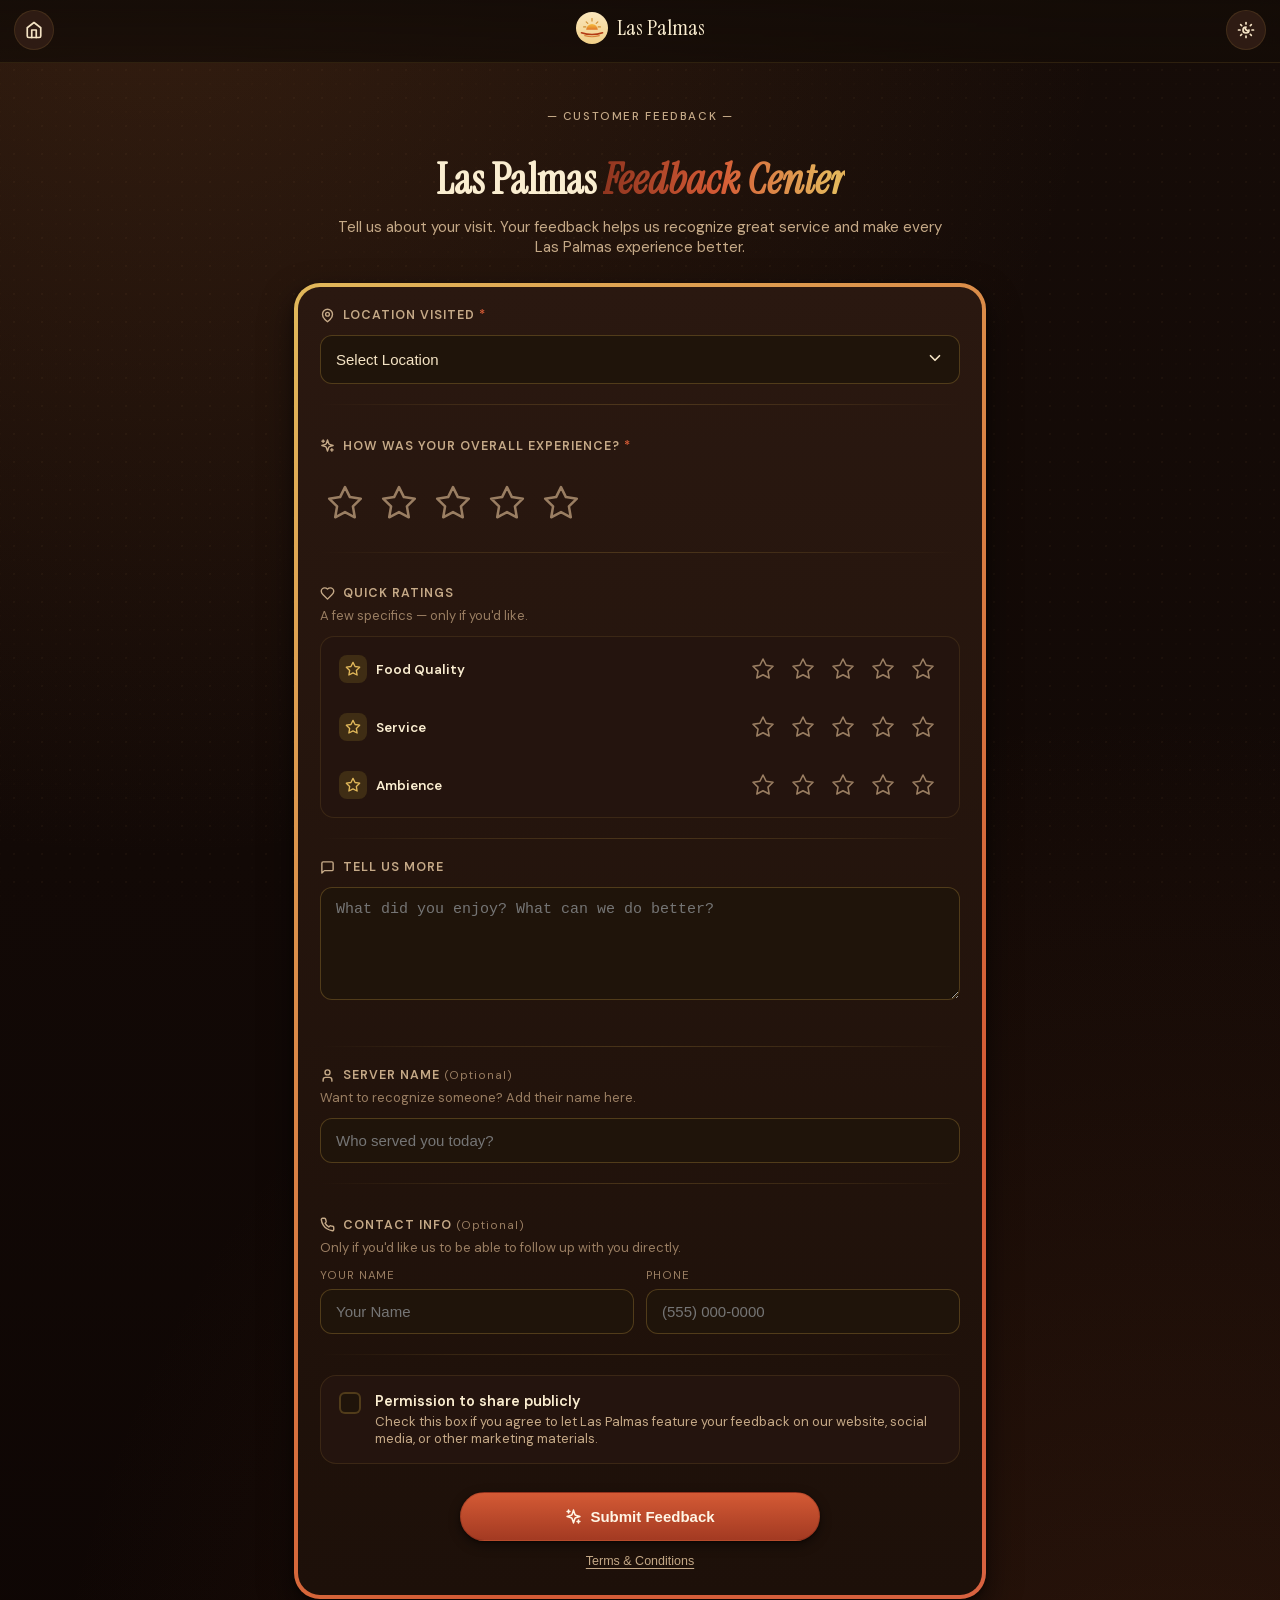
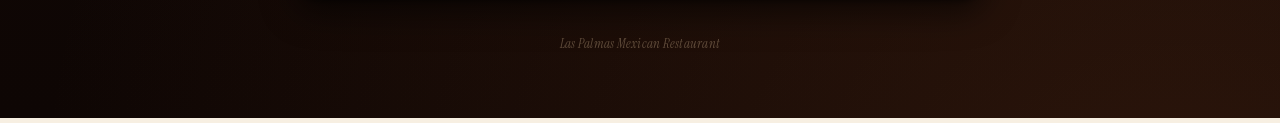
<file: feedback/index.html>
<!DOCTYPE html>
<html lang="en">
<head>
<meta charset="utf-8">
<meta name="viewport" content="width=device-width, initial-scale=1">
<title>Share Your Feedback | Las Palmas Mexican Restaurant</title>
<meta name="description" content="Tell us about your visit to Las Palmas in Rome, Rockmart, or Cartersville, GA. Your feedback helps us recognize great service and improve every experience.">
<link rel="canonical" href="https://laspalmasmexicanrest.com/feedback/">
<meta property="og:type" content="website">
<meta property="og:site_name" content="Las Palmas Mexican Restaurant">
<meta property="og:title" content="Share Your Feedback — Las Palmas Mexican Restaurant">
<meta property="og:description" content="Tell us about your visit. Your feedback helps us recognize great service and make every Las Palmas experience better.">
<meta property="og:url" content="https://laspalmasmexicanrest.com/feedback/">
<meta property="og:image" content="https://laspalmasmexicanrest.com/assets/images/shared/og-share.jpg">
<meta name="twitter:card" content="summary_large_image">
<meta name="twitter:title" content="Share Your Feedback — Las Palmas Mexican Restaurant">
<meta name="twitter:description" content="Tell us about your visit. Your feedback helps us make every Las Palmas experience better.">
<meta name="twitter:image" content="https://laspalmasmexicanrest.com/assets/images/shared/og-share.jpg">
<meta name="theme-color" content="#F7EFE2" media="(prefers-color-scheme: light)">
<meta name="theme-color" content="#160C08" media="(prefers-color-scheme: dark)">

<script>(function(){var p='auto';try{var s=localStorage.getItem('lp-feedback-theme');if(s==='auto'||s==='light'||s==='dark')p=s;}catch(e){}var h=new Date().getHours();var dark=p==='dark'||(p==='auto'&&(h>=19||h<7));var e=document.documentElement;e.setAttribute('data-lpf-pref',p);e.setAttribute('data-lpf-dark',dark?'1':'0');})();</script>

<link rel="preload" href="/assets/fonts/instrument-serif.woff2" as="font" type="font/woff2" crossorigin>
<link rel="preload" href="/assets/fonts/dm-sans-var.woff2" as="font" type="font/woff2" crossorigin>

<style>
@font-face{font-family:'Instrument Serif';src:url('/assets/fonts/instrument-serif.woff2') format('woff2');font-weight:400;font-style:normal;font-display:swap}
@font-face{font-family:'Instrument Serif';src:url('/assets/fonts/instrument-serif-italic.woff2') format('woff2');font-weight:400;font-style:italic;font-display:swap}
@font-face{font-family:'DM Sans';src:url('/assets/fonts/dm-sans-var.woff2') format('woff2');font-weight:100 1000;font-style:normal;font-display:swap}
@font-face{font-family:'DM Sans';src:url('/assets/fonts/dm-sans-italic-var.woff2') format('woff2');font-weight:100 1000;font-style:italic;font-display:swap}

/* ════ FeedbackPortalV3 baseStyles — ported verbatim (customer-facing slice) ════ */

:root, .lpf-root[data-theme="light"] {
  --bg:           #F7EFE2;
  --bg-deep:      #F2E5C2;
  --surface:      #FFF8E9;
  --surface-soft: #F8EBD0;
  --surface-deep: #F3DFBD;
  --text:         #3D2016;
  --text-strong:  #2A140C;
  --muted:        #7B5B45;
  --soft:         #A38968;
  --gold:         #C8923A;
  --gold-deep:    #A6731D;
  --gold-light:   #F5E2B0;
  --terracotta:        #C9482C;
  --terracotta-deep:   #8F2C1D;
  --terracotta-soft:   #E07A5F;
  --green:        #2F7B4F;
  --border:       rgba(120, 75, 35, 0.18);
  --border-soft:  rgba(120, 75, 35, 0.11);
  --border-strong:rgba(120, 75, 35, 0.30);
  --shadow-sm:    0 1px 2px rgba(80, 45, 15, 0.04), 0 4px 12px rgba(80, 45, 15, 0.06);
  --shadow-md:    0 2px 4px rgba(80, 45, 15, 0.07), 0 12px 28px rgba(80, 45, 15, 0.10);
  --shadow-lg:    0 4px 8px rgba(80, 45, 15, 0.09), 0 22px 50px rgba(80, 45, 15, 0.14);

  --page-grad:
    radial-gradient(circle at 12% -6%, rgba(245, 219, 165, 0.55) 0%, transparent 42%),
    radial-gradient(circle at 92% 108%, rgba(232, 178, 138, 0.30) 0%, transparent 52%),
    linear-gradient(180deg, #F7EFE2 0%, #F2E1BE 100%);
  --texture-dot:    rgba(160, 110, 60, 0.045);
  --texture-dot-2:  rgba(160, 110, 60, 0.030);
  --header-bg:      rgba(247, 239, 226, 0.94);
  --header-bg-soft: rgba(247, 239, 226, 0.82);
  --card-grad:      linear-gradient(180deg, #FFFAEE 0%, #F7E8C8 100%);
  --card-hover:     linear-gradient(180deg, #FFFCEF 0%, #F4E0B4 100%);
  --field-bg:       #FFFAEE;
  --field-border:   rgba(120, 75, 35, 0.22);
  --error:        #B83122;
  --error-bg:     rgba(184, 49, 34, 0.08);
  --warn:         #B26C0F;
  --shimmer-a: #6B2B1F; --shimmer-b: #B9472A; --shimmer-c: #D8A640; --shimmer-d: #C9482C; --shimmer-e: #7A2616;
  --on-terracotta: #FFF8EC; --on-gold: #3D2016;
  --font-display:  'Instrument Serif', 'Playfair Display', Georgia, serif;
  --font-body:     'DM Sans', -apple-system, BlinkMacSystemFont, 'Segoe UI', sans-serif;
  --card-border-animated: linear-gradient(135deg, #C8923A 0%, #C9482C 25%, #B83122 50%, #2F7B4F 75%, #C8923A 100%);
}

.lpf-root[data-theme="dark"] {
  --bg:           #160C08;
  --bg-deep:      #0E0604;
  --surface:      #24140E;
  --surface-soft: #2E1B13;
  --surface-deep: #38241A;
  --text:         #F4E3C4;
  --text-strong:  #FAEDD0;
  --muted:        #C5A987;
  --soft:         #9A7E62;
  --gold:         #D3A647;
  --gold-deep:    #E1B85A;
  --gold-light:   #3F2D14;
  --terracotta:        #D45A35;
  --terracotta-deep:   #A33A22;
  --terracotta-soft:   #E58963;
  --green:        #6FBF7D;
  --border:       rgba(211, 166, 71, 0.22);
  --border-soft:  rgba(211, 166, 71, 0.13);
  --border-strong:rgba(211, 166, 71, 0.38);
  --shadow-sm:    0 1px 2px rgba(0, 0, 0, 0.40), 0 4px 12px rgba(0, 0, 0, 0.45);
  --shadow-md:    0 2px 6px rgba(0, 0, 0, 0.45), 0 14px 32px rgba(0, 0, 0, 0.55);
  --shadow-lg:    0 4px 10px rgba(0, 0, 0, 0.50), 0 24px 56px rgba(0, 0, 0, 0.65);

  --page-grad: radial-gradient(circle at 12% -6%, rgba(180, 105, 50, 0.20) 0%, transparent 45%), radial-gradient(circle at 92% 108%, rgba(150, 75, 35, 0.22) 0%, transparent 52%), linear-gradient(180deg, #160C08 0%, #0E0604 100%);
  --texture-dot: rgba(220, 170, 100, 0.028); --texture-dot-2: rgba(220, 170, 100, 0.020);
  --header-bg: rgba(20, 12, 7, 0.92); --header-bg-soft: rgba(20, 12, 7, 0.78);
  --card-grad: linear-gradient(180deg, #2A1810 0%, #1D1009 100%); --card-hover: linear-gradient(180deg, #321F15 0%, #21130B 100%);
  --field-bg: #1F140A; --field-border: rgba(211, 166, 71, 0.28);
  --error: #E07457; --error-bg: rgba(224, 116, 87, 0.12); --warn: #D6A155;
  --shimmer-a: #8F351F; --shimmer-b: #D45A35; --shimmer-c: #E5B85C; --shimmer-d: #C95630; --shimmer-e: #6F2A18;
  --on-terracotta: #FFF5E5; --on-gold: #1E0F08;
  --card-border-animated: linear-gradient(135deg, #E1B85A 0%, #D45A35 25%, #E07457 50%, #6FBF7D 75%, #E1B85A 100%);
}

* { box-sizing: border-box; }
html, body { margin: 0; padding: 0; background: var(--bg); color: var(--text); }
.lpf-root { position: relative; min-height: 100vh; background: var(--page-grad); font-family: var(--font-body); -webkit-font-smoothing: antialiased; }
.lpf-root::before { content: ''; position: fixed; inset: 0; pointer-events: none; background-image: radial-gradient(var(--texture-dot) 1px, transparent 1px), radial-gradient(var(--texture-dot-2) 1px, transparent 1px); background-size: 28px 28px, 14px 14px; background-position: 0 0, 7px 7px; }

.lpf-header { position: sticky; top: 0; z-index: 40; display: flex; align-items: center; justify-content: space-between; padding: 10px 14px 12px; background: linear-gradient(180deg, var(--header-bg) 0%, var(--header-bg-soft) 100%); backdrop-filter: blur(10px); border-bottom: 1px solid var(--border-soft); }
.lpf-header-brand { display: inline-flex; align-items: center; gap: 9px; text-decoration: none; color: var(--text-strong); }
.lpf-header-name { font-family: var(--font-display); font-size: clamp(19px, 5vw, 22px); line-height: 1; }
.lpf-iconbtn { display: inline-flex; align-items: center; justify-content: center; width: 40px; height: 40px; border-radius: 999px; border: 1px solid var(--border-soft); background: var(--surface-soft); color: var(--text); cursor: pointer; text-decoration: none; }
.lpf-iconbtn:hover { background: var(--surface-deep); border-color: var(--border); }

.lpf-main { position: relative; width: 100%; max-width: 720px; margin: 0 auto; padding: 18px 14px 60px; }
.lpf-hero { text-align: center; padding: 16px 6px 22px; }
.lpf-eyebrow { font-size: 11.5px; font-weight: 500; letter-spacing: 0.14em; text-transform: uppercase; color: var(--muted); margin-bottom: 10px; }
.lpf-h1 { font-family: var(--font-display); font-size: clamp(30px, 8vw, 42px); line-height: 1.07; color: var(--text-strong); margin-bottom: 14px; }
.lpf-lede { font-size: 15px; color: var(--muted); max-width: 56ch; margin: 0 auto; }

.lpf-shimmer { display: inline-block; font-style: italic; background-image: linear-gradient(90deg, var(--shimmer-a), var(--shimmer-b), var(--shimmer-c), var(--shimmer-d), var(--shimmer-e), var(--shimmer-a)); background-size: 240% auto; -webkit-background-clip: text; background-clip: text; -webkit-text-fill-color: transparent; animation: lpf-shimmer 9s ease-in-out infinite; }
@keyframes lpf-shimmer { 0%, 100% { background-position: 0% 50%; } 50% { background-position: 100% 50%; } }

.lpf-form-card { margin-top: 4px; padding: 4px; background: var(--card-border-animated); background-size: 300% 300%; border-radius: 26px; box-shadow: var(--shadow-md); animation: lpf-rise 600ms cubic-bezier(.2, .7, .2, 1), lpf-border-flow 18s ease-in-out infinite; }
.lpf-form-card-inner { background: var(--card-grad); border-radius: 22px; }
@keyframes lpf-border-flow { 0% { background-position: 0% 50%; } 50% { background-position: 100% 50%; } 100% { background-position: 0% 50%; } }
@keyframes lpf-rise { from { opacity: 0; transform: translateY(12px); } to { opacity: 1; transform: translateY(0); } }

.lpf-form-error-banner { display: flex; gap: 12px; margin: 18px 18px 0; padding: 14px 16px; border: 1.5px solid var(--error); border-radius: 14px; box-shadow: 0 2px 8px rgba(184, 49, 34, 0.10); }
.lpf-form-error-icon { display: inline-flex; align-items: center; justify-content: center; width: 32px; height: 32px; border-radius: 999px; background: var(--error-bg); color: var(--error); }
.lpf-form-error-title { margin: 2px 0 6px; font-weight: 600; font-size: 14.5px; color: var(--text-strong); }
.lpf-form-error-list { margin: 0; padding-left: 18px; font-size: 13px; }

.lpf-fs { padding: 20px 22px; }
.lpf-fs-label { display: flex; align-items: center; gap: 8px; margin-bottom: 12px; font-weight: 600; font-size: 12.5px; letter-spacing: 0.08em; text-transform: uppercase; color: var(--muted); }
.lpf-fs-helper { margin: -6px 0 12px; font-size: 13px; color: var(--soft); }
.lpf-req { color: var(--terracotta); }
.lpf-optional { font-weight: 400; text-transform: none; color: var(--soft); font-size: 11.5px; }
.lpf-divider { height: 1px; margin: 0 22px; background: linear-gradient(90deg, transparent 0%, var(--border-soft) 20%, var(--border) 50%, var(--border-soft) 80%, transparent 100%); }

.lpf-input, .lpf-textarea { width: 100%; padding: 13px 15px; background: var(--field-bg); color: var(--text); border: 1px solid var(--field-border); border-radius: 12px; font-size: 15px; outline: none; transition: border-color 140ms ease; }
.lpf-input:focus, .lpf-textarea:focus { border-color: var(--gold); background: var(--surface); box-shadow: 0 0 0 3px rgba(200, 146, 58, 0.22); }
.lpf-textarea { min-height: 110px; resize: vertical; }

.lpf-picker { position: relative; width: 100%; }
.lpf-picker-btn { display: flex; align-items: center; justify-content: space-between; width: 100%; padding: 13px 15px; background: var(--field-bg); color: var(--text); border: 1px solid var(--field-border); border-radius: 12px; font-size: 15px; cursor: pointer; text-align: left; }
.lpf-picker-btn.is-open { border-color: var(--gold); background: var(--surface); }
.lpf-picker-list { position: absolute; top: calc(100% + 6px); left: 0; right: 0; z-index: 50; margin: 0; padding: 6px; list-style: none; background: var(--card-grad); border: 1px solid var(--border); border-radius: 14px; box-shadow: var(--shadow-lg); max-height: 320px; overflow-y: auto; }
.lpf-picker-opt { display: flex; align-items: center; justify-content: space-between; width: 100%; padding: 12px 14px; background: transparent; border: none; border-radius: 9px; font-size: 15px; color: var(--text); text-align: left; cursor: pointer; }
.lpf-picker-opt:hover { background: var(--surface-soft); }
.lpf-picker-opt.is-selected { background: linear-gradient(135deg, rgba(200, 146, 58, 0.14), rgba(201, 72, 44, 0.10)); font-weight: 600; }

.lpf-contact-grid { display: grid; grid-template-columns: 1fr; gap: 12px; }
@media (min-width: 540px) { .lpf-contact-grid { grid-template-columns: 1fr 1fr; } }
.lpf-mini-label { display: block; margin-bottom: 6px; font-size: 11.5px; text-transform: uppercase; color: var(--soft); letter-spacing: 0.08em; }

.lpf-counter { margin-top: 6px; font-size: 11.5px; color: var(--soft); text-align: right; opacity: 0; }
.lpf-counter.is-visible { opacity: 0.85; }
.lpf-counter.is-urgent { color: var(--warn); opacity: 1; font-weight: 600; }

.lpf-stars { display: inline-flex; align-items: center; gap: 4px; }
.lpf-star { display: inline-flex; align-items: center; justify-content: center; padding: 6px; background: none; border: none; cursor: pointer; color: var(--soft); }
.lpf-star.is-filled { color: var(--gold); }
.lpf-star.is-selected svg { animation: lpf-star-pop 380ms cubic-bezier(.2, .7, .2, 1.5); filter: drop-shadow(0 0 6px rgba(200, 146, 58, 0.55)); }
@keyframes lpf-star-pop { 0% { transform: scale(1); } 40% { transform: scale(1.22); } 100% { transform: scale(1); } }
.lpf-overall-wrap { display: flex; align-items: center; gap: 10px; padding: 12px 0 4px; }
.lpf-stars-label { font-family: var(--font-display); font-style: italic; font-size: 16px; color: var(--gold-deep); margin-left: 6px; }

.lpf-quick-grid { display: flex; flex-direction: column; gap: 6px; margin-top: 6px; padding: 6px; background: var(--surface); border: 1px solid var(--border-soft); border-radius: 14px; }
.lpf-quick { display: flex; align-items: center; justify-content: space-between; padding: 8px 12px; border-radius: 10px; }
.lpf-quick:hover { background: var(--surface-soft); }
.lpf-quick-label { display: inline-flex; align-items: center; gap: 9px; font-weight: 600; font-size: 13.5px; color: var(--text-strong); }
.lpf-quick-icon { display: inline-flex; align-items: center; justify-content: center; width: 28px; height: 28px; border-radius: 8px; background: var(--gold-light); color: var(--gold-deep); }

.lpf-consent { display: flex; gap: 14px; padding: 16px 18px; background: var(--surface); border: 1px solid var(--border-soft); border-radius: 16px; cursor: pointer; }
.lpf-consent:hover { background: var(--surface-soft); }
.lpf-consent.is-checked { background: linear-gradient(135deg, rgba(200, 146, 58, 0.10), rgba(201, 72, 44, 0.08)); border-color: var(--gold); }
.lpf-consent-input { position: absolute; width: 1px; height: 1px; padding: 0; margin: -1px; overflow: hidden; clip: rect(0, 0, 0, 0); white-space: nowrap; border: 0; }
.lpf-consent-box { flex-shrink: 0; display: inline-flex; align-items: center; justify-content: center; width: 22px; height: 22px; border-radius: 6px; border: 2px solid var(--field-border); background: var(--field-bg); color: var(--on-terracotta); }
.lpf-consent.is-checked .lpf-consent-box { background: linear-gradient(180deg, var(--terracotta) 0%, var(--terracotta-deep) 100%); border-color: var(--terracotta-deep); animation: lpf-check-pop 320ms cubic-bezier(.2, .7, .2, 1.5); }
.lpf-consent-text { display: flex; flex-direction: column; gap: 3px; font-size: 13.5px; }
.lpf-consent-title { font-weight: 600; font-size: 14.5px; color: var(--text-strong); }
.lpf-consent-body { color: var(--muted); font-size: 13px; }

.lpf-error { margin-top: 8px; display: inline-flex; align-items: center; gap: 6px; padding: 8px 12px; background: var(--error-bg); border-radius: 10px; font-size: 13px; color: var(--error); font-weight: 500; }
.lpf-fs.has-error .lpf-picker-btn, .lpf-fs.has-error .lpf-input, .lpf-fs.has-error .lpf-textarea { border-color: var(--error); box-shadow: 0 0 0 3px var(--error-bg); }

.lpf-submit-row { display: flex; flex-direction: column; align-items: center; gap: 12px; padding: 8px 22px 26px; }
.lpf-submit { display: inline-flex; align-items: center; justify-content: center; gap: 8px; width: 100%; max-width: 360px; padding: 15px 24px; background: linear-gradient(180deg, var(--terracotta) 0%, var(--terracotta-deep) 100%); color: var(--on-terracotta); border: 1px solid rgba(60, 15, 6, 0.18); border-radius: 999px; font-weight: 700; font-size: 15px; cursor: pointer; box-shadow: var(--shadow-sm); }
.lpf-submit:hover:not(:disabled) { filter: brightness(1.06); }
.lpf-submit:disabled { opacity: 0.85; cursor: wait; }
.lpf-spin { animation: lpf-spin 700ms linear infinite; }
@keyframes lpf-spin { to { transform: rotate(360deg); } }
.lpf-terms-link { background: none; border: none; color: var(--muted); font-size: 12.5px; text-decoration: underline; text-underline-offset: 3px; cursor: pointer; }

.lpf-modal-backdrop { position: fixed; inset: 0; z-index: 70; background: rgba(35, 16, 8, 0.55); backdrop-filter: blur(3px); display: flex; align-items: flex-end; justify-content: center; padding: max(env(safe-area-inset-top), 16px) 12px max(env(safe-area-inset-bottom), 12px); }
@media (min-width: 600px) { .lpf-modal-backdrop { align-items: center; padding: 24px; } }
.lpf-modal { width: 100%; max-width: 640px; max-height: 92vh; display: flex; flex-direction: column; background: var(--card-grad); border: 1px solid var(--border); border-radius: 22px; overflow: hidden; }
.lpf-modal-head { display: flex; align-items: flex-start; justify-content: space-between; padding: 18px 18px 14px; border-bottom: 1px solid var(--border-soft); background: var(--surface); }
.lpf-modal-title { margin: 0; font-family: var(--font-display); font-size: 22px; color: var(--text-strong); }
.lpf-modal-body { flex: 1; padding: 18px 22px; overflow-y: auto; font-size: 14.5px; color: var(--text); }
.lpf-modal-foot { padding: 12px 16px; border-top: 1px solid var(--border-soft); background: var(--surface-soft); }
.lpf-btn { display: inline-flex; align-items: center; justify-content: center; width: 100%; padding: 12px 18px; border-radius: 999px; border: none; font-weight: 600; font-size: 14.5px; cursor: pointer; }
.lpf-btn--primary { background: linear-gradient(180deg, var(--terracotta) 0%, var(--terracotta-deep) 100%); color: var(--on-terracotta); }

.lpf-thanks { display: flex; flex-direction: column; align-items: center; text-align: center; padding: 60px 18px 40px; border-radius: 24px; background: var(--card-grad); border: 1px solid var(--border-soft); position: relative; overflow: hidden; animation: lpf-thanks-intro 750ms cubic-bezier(.175, .885, .32, 1.1) forwards; }
.lpf-thanks-radiance-wrap { position: absolute; inset: 0; pointer-events: none; z-index: 1; overflow: hidden; }
.lpf-radiant-layer { position: absolute; inset: 0; opacity: 0; }
.lpf-radiant-gold { background: radial-gradient(circle at top center, rgba(200, 146, 58, 0.35) 0%, transparent 75%); animation: lpf-fade-pulse-a 8s ease-in-out infinite; }
.lpf-radiant-terracotta { background: radial-gradient(circle at top center, rgba(201, 72, 44, 0.30) 0%, transparent 75%); animation: lpf-fade-pulse-b 8s ease-in-out infinite; }
.lpf-radiant-green { background: radial-gradient(circle at top center, rgba(47, 123, 79, 0.25) 0%, transparent 75%); animation: lpf-fade-pulse-c 8s ease-in-out infinite; }
@keyframes lpf-fade-pulse-a { 0%, 100% { opacity: 1; } 33% { opacity: 0; } 66% { opacity: 0; } }
@keyframes lpf-fade-pulse-b { 0%, 100% { opacity: 0; } 33% { opacity: 1; } 66% { opacity: 0; } }
@keyframes lpf-fade-pulse-c { 0%, 100% { opacity: 0; } 33% { opacity: 0; } 66% { opacity: 1; } }

.lpf-celebration-canvas { position: absolute; inset: 0; pointer-events: none; z-index: 1; }
.lpf-celebration-sparkle { position: absolute; transform: translate(0, 0) scale(0); opacity: 0; animation: lpf-sparkle-flow 3.0s cubic-bezier(0.15, 0.85, 0.35, 1) forwards; }
@keyframes lpf-sparkle-flow { 0% { transform: translate(-50%, -50%) scale(0) rotate(0deg); opacity: 0; } 15% { opacity: 0.95; transform: translate(calc(-50% + var(--tx) * 0.40), calc(-50% + var(--ty) * 0.40)) scale(1.1) rotate(45deg); } 75% { opacity: 0.80; } 100% { transform: translate(calc(-50% + var(--tx)), calc(-50% + var(--ty))) scale(0) rotate(180deg); opacity: 0; } }

.lpf-thanks-icon { position: relative; width: 120px; height: 120px; margin-bottom: 24px; display: flex; align-items: center; justify-content: center; z-index: 3; }
.lpf-thanks-ring { position: absolute; inset: -12px; border-radius: 999px; background: radial-gradient(circle, rgba(200, 146, 58, 0.35) 0%, rgba(47, 123, 79, 0.15) 50%, rgba(200, 146, 58, 0) 70%); animation: lpf-pulse-glowing 2000ms ease-in-out infinite; }
@keyframes lpf-pulse-glowing { 0%, 100% { transform: scale(1); opacity: 0.85; } 50% { transform: scale(1.12); opacity: 1; } }
.lpf-thanks-check { position: relative; width: 82px; height: 82px; border-radius: 999px; background: linear-gradient(180deg, var(--gold) 0%, var(--gold-deep) 100%); color: var(--on-gold); display: inline-flex; align-items: center; justify-content: center; box-shadow: var(--shadow-sm); animation: lpf-check-pop-in 800ms cubic-bezier(.34, 1.56, .64, 1); }

.lpf-thanks-title { max-width: 20ch; margin-bottom: 8px; z-index: 3; opacity: 0; animation: lpf-thanks-fade-up 1000ms cubic-bezier(0.16, 1, 0.3, 1) 200ms both; }
.lpf-thanks-body { font-family: var(--font-display); font-style: italic; font-size: clamp(21px, 6vw, 26px); color: var(--terracotta); max-width: 48ch; z-index: 3; opacity: 0; animation: lpf-thanks-fade-up 1000ms cubic-bezier(0.16, 1, 0.3, 1) 2000ms both; }
.lpf-thanks-delayed-group { width: 100%; display: flex; flex-direction: column; align-items: center; opacity: 0; animation: lpf-thanks-fade-up 1000ms cubic-bezier(0.16, 1, 0.3, 1) 2300ms both; }
@keyframes lpf-thanks-fade-up { from { opacity: 0; transform: translateY(16px); } to { opacity: 1; transform: translateY(0); } }

.lpf-thanks-meta { margin-top: 18px; font-size: 11px; font-weight: 600; letter-spacing: 0.16em; text-transform: uppercase; color: var(--muted); opacity: 0.8; z-index: 3; }
.lpf-thanks-actions { display: flex; justify-content: center; width: 100%; margin-top: 24px; z-index: 3; }
.lpf-thanks-close { display: inline-flex; align-items: center; justify-content: center; padding: 14px 44px; background: linear-gradient(135deg, var(--terracotta) 0%, var(--gold) 50%, var(--green) 100%); background-size: 200% auto; color: #FFF8EC; border: 1px solid rgba(255, 255, 255, 0.15); border-radius: 999px; text-decoration: none; font-weight: 700; font-size: 14px; letter-spacing: 0.06em; text-transform: uppercase; cursor: pointer; transition: background-position 0.5s ease; z-index: 3; }
.lpf-thanks-close:hover { background-position: right center; transform: translateY(-3px); }

/* ---- v2.5 AI follow-up ---- */
.lpf-thanks.is-calm { padding-top: 48px; }
.lpf-thanks-check.is-calm { background: linear-gradient(180deg, var(--terracotta-soft) 0%, var(--terracotta) 100%); color: var(--on-terracotta); }
.lpf-submitted-pill { display: inline-flex; align-items: center; gap: 6px; margin-bottom: 14px; padding: 5px 13px; border-radius: 999px; background: color-mix(in srgb, var(--green) 16%, transparent); color: var(--green); border: 1px solid color-mix(in srgb, var(--green) 35%, transparent); font-size: 11.5px; font-weight: 700; letter-spacing: 0.04em; z-index: 3; }
.lpf-ai-wrap { position: relative; z-index: 3; max-width: 52ch; min-height: 30px; margin: 2px auto 0; }
.lpf-ai-message { font-family: var(--font-display); font-style: italic; font-size: clamp(19px, 5.2vw, 24px); line-height: 1.4; color: var(--terracotta); margin: 0; animation: lpf-thanks-fade-up 700ms cubic-bezier(0.16,1,0.3,1) both; }
.lpf-thanks.is-positive .lpf-ai-message { color: var(--gold-deep); }
.lpf-ai-thinking { display: inline-flex; align-items: center; gap: 8px; color: var(--muted); font-size: 14px; margin: 4px 0 0; }

.lpf-followup { position: relative; z-index: 3; width: 100%; max-width: 440px; margin: 22px auto 0; text-align: left; animation: lpf-thanks-fade-up 600ms cubic-bezier(0.16,1,0.3,1) both; }
.lpf-followup-q { font-size: 15px; font-weight: 600; color: var(--text-strong); margin: 0 0 10px; line-height: 1.45; text-align: center; }
.lpf-followup-box { background: var(--surface); border: 1px solid var(--border); border-radius: 16px; padding: 12px; box-shadow: var(--shadow-sm); }
.lpf-followup-input { min-height: 76px; font-size: 15px; }
.lpf-followup-foot { display: flex; align-items: center; justify-content: space-between; gap: 10px; margin-top: 10px; }
.lpf-followup-hint { font-size: 12px; color: var(--muted); font-style: italic; }
.lpf-followup-send { display: inline-flex; align-items: center; gap: 7px; padding: 10px 18px; border: none; border-radius: 999px; background: linear-gradient(180deg, var(--gold) 0%, var(--gold-deep) 100%); color: var(--on-gold); font-weight: 700; font-size: 14px; font-family: var(--font-body); cursor: pointer; box-shadow: var(--shadow-sm); }
.lpf-followup-send:hover:not(:disabled) { filter: brightness(1.06); }
.lpf-followup-send:disabled { opacity: 0.5; cursor: not-allowed; }

/* ---- v2.5 crisis modal ---- */
.lpf-crisis-overlay { position: fixed; inset: 0; z-index: 90; display: flex; align-items: center; justify-content: center; padding: 20px; background: rgba(20, 28, 22, 0.62); backdrop-filter: blur(5px); animation: lpf-rise 200ms ease both; }
.lpf-crisis-modal { width: 100%; max-width: 380px; background: var(--surface); border: 1px solid var(--border); border-radius: 22px; padding: 26px 22px 22px; box-shadow: 0 18px 50px rgba(0,0,0,0.3); text-align: center; }
.lpf-crisis-icon { width: 56px; height: 56px; margin: 0 auto 14px; border-radius: 999px; display: inline-flex; align-items: center; justify-content: center; background: color-mix(in srgb, var(--green) 18%, transparent); color: var(--green); border: 1px solid color-mix(in srgb, var(--green) 40%, transparent); }
.lpf-crisis-body { font-size: 14px; line-height: 1.6; color: var(--text); margin: 0 0 18px; }
.lpf-crisis-call { display: flex; align-items: center; justify-content: center; gap: 9px; width: 100%; box-sizing: border-box; padding: 14px 20px; border-radius: 999px; background: linear-gradient(180deg, #4FA45F 0%, #2F7B4F 100%); color: #FFFFFF; text-decoration: none; font-weight: 800; font-size: 16px; border: 1px solid rgba(0,0,0,0.12); }
.lpf-crisis-call:hover { filter: brightness(1.05); }
.lpf-threat-icon { width: 56px; height: 56px; margin: 0 auto 14px; border-radius: 999px; display: inline-flex; align-items: center; justify-content: center; background: color-mix(in srgb, var(--terracotta) 16%, transparent); color: var(--terracotta); border: 1px solid color-mix(in srgb, var(--terracotta) 40%, transparent); }
.lpf-threat-call { display: flex; align-items: center; justify-content: center; gap: 9px; width: 100%; box-sizing: border-box; padding: 14px 20px; border-radius: 999px; background: linear-gradient(180deg, #C0392B 0%, #9B2417 100%); color: #FFFFFF; text-decoration: none; font-weight: 800; font-size: 16px; border: 1px solid rgba(0,0,0,0.12); margin-bottom: 12px; }
.lpf-threat-call:hover { filter: brightness(1.06); }
.lpf-crisis-sub { font-size: 12.5px; color: var(--muted); margin: 12px 0 16px; }
.lpf-crisis-close { width: 100%; padding: 11px 20px; border-radius: 999px; background: transparent; border: 1px solid var(--border); color: var(--muted); font-weight: 700; font-size: 13.5px; font-family: var(--font-body); cursor: pointer; }
.lpf-crisis-close:hover { background: var(--surface-soft); }

/* ---- v2.6 thank-you ToS link + test bar ---- */
/* ---- v2.6.2 discreet demo reset (looks like a tiny footer caption) ---- */
.lpf-thanks-reset { display: block; margin: 30px auto 0; padding: 6px 10px; background: none; border: none; color: var(--muted); opacity: 0.4; font-family: var(--font-display); font-style: italic; font-size: 13px; letter-spacing: 0.02em; cursor: default; -webkit-user-select: none; user-select: none; z-index: 3; }
.lpf-thanks-reset:hover { opacity: 0.55; }
.lpf-tos-date { font-size: 12px; color: var(--muted); margin: 4px 0 0; }

/* ── Port shims (static-HTML runtime; no visual change) ── */
[hidden]{display:none!important}
.lpf-theme-ico{display:none}
html[data-lpf-pref="auto"] .lpf-theme-ico--auto{display:block}
html[data-lpf-pref="light"] .lpf-theme-ico--light{display:block}
html[data-lpf-pref="dark"] .lpf-theme-ico--dark{display:block}
.lpf-picker-chev{transition:transform 160ms ease}
.lpf-picker-chev.is-flipped{transform:rotate(180deg)}
.lpf-picker-list:focus{outline:none}
.lpf-picker-opt.is-focused{background:var(--surface-soft)}
</style>

<script type="application/ld+json">
{
  "@context": "https://schema.org",
  "@type": "WebPage",
  "name": "Las Palmas Feedback Center",
  "url": "https://laspalmasmexicanrest.com/feedback/",
  "description": "Customer feedback portal for Las Palmas Mexican Restaurant's four Northwest Georgia locations.",
  "isPartOf": { "@type": "WebSite", "name": "Las Palmas Mexican Restaurant", "url": "https://laspalmasmexicanrest.com/" }
}
</script>
</head>
<body>

<div class="lpf-root" id="lpf-root" data-theme="light">
<script>(function(){if(document.documentElement.getAttribute('data-lpf-dark')==='1')document.getElementById('lpf-root').setAttribute('data-theme','dark');})();</script>

<!-- ====================== HEADER ====================== -->
<header class="lpf-header" role="banner">
  <div class="lpf-header-left">
    <a href="/" class="lpf-iconbtn" aria-label="Home" title="Return to Home"><svg width="18" height="18" viewBox="0 0 24 24" fill="none" stroke="currentColor" stroke-width="2.25" stroke-linecap="round" stroke-linejoin="round" aria-hidden="true"><path d="m3 9 9-7 9 7v11a2 2 0 0 1-2 2H5a2 2 0 0 1-2-2z"/><polyline points="9 22 9 12 15 12 15 22"/></svg></a>
  </div>
  <div class="lpf-header-center">
    <a href="/" class="lpf-header-brand" aria-label="Las Palmas home">
      <svg viewBox="0 0 44 44" width="32" height="32" aria-hidden="true">
  <defs>
    <linearGradient id="lpf-hm-bg" x1="0" y1="0" x2="0" y2="1"><stop offset="0%" stop-color="#FBE7BD"/><stop offset="100%" stop-color="#F0CF87"/></linearGradient>
    <linearGradient id="lpf-hm-sun" x1="0" y1="0" x2="0" y2="1"><stop offset="0%" stop-color="#F5BE3F"/><stop offset="100%" stop-color="#E07628"/></linearGradient>
  </defs>
  <circle cx="22" cy="22" r="22" fill="url(#lpf-hm-bg)"/>
  <g stroke="#C8801E" stroke-width="1.6" stroke-linecap="round" opacity="0.85">
    <line x1="22" y1="9" x2="22" y2="12.5"/><line x1="14" y1="13.5" x2="16.2" y2="15.7"/><line x1="30" y1="13.5" x2="27.8" y2="15.7"/><line x1="10.5" y1="20.5" x2="13.5" y2="20.5"/><line x1="33.5" y1="20.5" x2="30.5" y2="20.5"/>
  </g>
  <path d="M 14 24.5 a 8 8 0 0 1 16 0 z" fill="url(#lpf-hm-sun)"/>
  <path d="M 7.5 28.5 Q 22 33.5 36.5 28.5" stroke="#B23A14" stroke-width="2.2" fill="none" stroke-linecap="round"/>
  <path d="M 12 32.5 Q 22 35.5 32 32.5" stroke="#D88239" stroke-width="1.6" fill="none" stroke-linecap="round"/>
</svg>
      <span class="lpf-header-name">Las Palmas</span>
    </a>
  </div>
  <div class="lpf-header-right">
    <button type="button" id="lpf-theme" class="lpf-iconbtn" aria-label="Theme: auto. Click to change.">
      <svg class="lpf-theme-ico lpf-theme-ico--auto" width="18" height="18" viewBox="0 0 24 24" fill="none" stroke="currentColor" stroke-width="2.25" stroke-linecap="round" stroke-linejoin="round" aria-hidden="true"><path d="M12 8a2.83 2.83 0 0 0 4 4 4 4 0 1 1-4-4"/><path d="M12 2v2"/><path d="M12 20v2"/><path d="m4.9 4.9 1.4 1.4"/><path d="m17.7 17.7 1.4 1.4"/><path d="M2 12h2"/><path d="M20 12h2"/><path d="m6.3 17.7-1.4 1.4"/><path d="m19.1 4.9-1.4 1.4"/></svg>
      <svg class="lpf-theme-ico lpf-theme-ico--light" width="18" height="18" viewBox="0 0 24 24" fill="none" stroke="currentColor" stroke-width="2.25" stroke-linecap="round" stroke-linejoin="round" aria-hidden="true"><circle cx="12" cy="12" r="4"/><path d="M12 2v2M12 20v2M4.93 4.93l1.41 1.41M17.66 17.66l1.41 1.41M2 12h2M20 12h2M4.93 19.07l1.41-1.41M17.66 6.34l1.41-1.41"/></svg>
      <svg class="lpf-theme-ico lpf-theme-ico--dark" width="18" height="18" viewBox="0 0 24 24" fill="none" stroke="currentColor" stroke-width="2.25" stroke-linecap="round" stroke-linejoin="round" aria-hidden="true"><path d="M21 12.79A9 9 0 1 1 11.21 3 7 7 0 0 0 21 12.79z"/></svg>
    </button>
  </div>
</header>

<main class="lpf-main">

<div id="lpf-form-view">
  <!-- ====================== HERO ====================== -->
  <section class="lpf-hero" aria-label="Customer Feedback Center">
    <p class="lpf-eyebrow">— Customer Feedback —</p>
    <h1 class="lpf-h1">Las Palmas <span class="lpf-shimmer">Feedback Center</span></h1>
    <p class="lpf-lede">Tell us about your visit. Your feedback helps us recognize great service and make every Las Palmas experience better.</p>
  </section>

  <!-- ====================== FORM CARD ====================== -->
  <div class="lpf-form-card">
    <div class="lpf-form-card-inner">

    <div id="lpf-error-banner" class="lpf-form-error-banner" role="alert" aria-live="assertive" hidden>
      <div class="lpf-form-error-icon" aria-hidden="true"><svg width="20" height="20" viewBox="0 0 24 24" fill="none" stroke="currentColor" stroke-width="2.25" stroke-linecap="round" stroke-linejoin="round" aria-hidden="true"><circle cx="12" cy="12" r="10"/><line x1="12" x2="12" y1="8" y2="12"/><line x1="12" x2="12.01" y1="16" y2="16"/></svg></div>
      <div class="lpf-form-error-content">
        <p class="lpf-form-error-title">Please complete the highlighted fields below</p>
        <ul class="lpf-form-error-list">
          <li id="lpf-err-li-location" hidden>Location Visited</li>
          <li id="lpf-err-li-overall" hidden>Overall Experience rating</li>
        </ul>
      </div>
    </div>

    <!-- Location -->
    <section class="lpf-fs" id="lpf-fs-location">
      <label for="lpf-location" class="lpf-fs-label">
        <svg width="15" height="15" viewBox="0 0 24 24" fill="none" stroke="currentColor" stroke-width="2.25" stroke-linecap="round" stroke-linejoin="round" aria-hidden="true"><path d="M20 10c0 6-8 12-8 12s-8-6-8-12a8 8 0 0 1 16 0Z"/><circle cx="12" cy="10" r="3"/></svg>
        <span>Location Visited <span class="lpf-req">*</span></span>
      </label>
      <div class="lpf-picker" id="lpf-picker">
        <button type="button" id="lpf-location" class="lpf-picker-btn is-placeholder" aria-haspopup="listbox" aria-expanded="false" aria-invalid="false">
          <span class="lpf-picker-value">Select Location</span>
          <span class="lpf-picker-chev" aria-hidden="true"><svg width="18" height="18" viewBox="0 0 24 24" fill="none" stroke="currentColor" stroke-width="2.25" stroke-linecap="round" stroke-linejoin="round" aria-hidden="true"><path d="m6 9 6 6 6-6"/></svg></span>
        </button>
        <ul class="lpf-picker-list" id="lpf-picker-list" role="listbox" aria-label="Location" tabindex="-1" hidden>
          <li role="option" aria-selected="false"><button type="button" class="lpf-picker-opt" data-loc="Shorter" tabindex="-1"><span>Shorter</span><span class="lpf-opt-check" hidden><svg width="16" height="16" viewBox="0 0 24 24" fill="none" stroke="currentColor" stroke-width="2.5" stroke-linecap="round" stroke-linejoin="round" aria-hidden="true"><path d="M20 6 9 17l-5-5"/></svg></span></button></li>
<li role="option" aria-selected="false"><button type="button" class="lpf-picker-opt" data-loc="Riverside" tabindex="-1"><span>Riverside</span><span class="lpf-opt-check" hidden><svg width="16" height="16" viewBox="0 0 24 24" fill="none" stroke="currentColor" stroke-width="2.5" stroke-linecap="round" stroke-linejoin="round" aria-hidden="true"><path d="M20 6 9 17l-5-5"/></svg></span></button></li>
<li role="option" aria-selected="false"><button type="button" class="lpf-picker-opt" data-loc="Rockmart" tabindex="-1"><span>Rockmart</span><span class="lpf-opt-check" hidden><svg width="16" height="16" viewBox="0 0 24 24" fill="none" stroke="currentColor" stroke-width="2.5" stroke-linecap="round" stroke-linejoin="round" aria-hidden="true"><path d="M20 6 9 17l-5-5"/></svg></span></button></li>
<li role="option" aria-selected="false"><button type="button" class="lpf-picker-opt" data-loc="Cartersville" tabindex="-1"><span>Cartersville</span><span class="lpf-opt-check" hidden><svg width="16" height="16" viewBox="0 0 24 24" fill="none" stroke="currentColor" stroke-width="2.5" stroke-linecap="round" stroke-linejoin="round" aria-hidden="true"><path d="M20 6 9 17l-5-5"/></svg></span></button></li>
        </ul>
      </div>
      <p id="lpf-location-err" class="lpf-error" hidden><svg width="14" height="14" viewBox="0 0 24 24" fill="none" stroke="currentColor" stroke-width="2.25" stroke-linecap="round" stroke-linejoin="round" aria-hidden="true"><circle cx="12" cy="12" r="10"/><line x1="12" x2="12" y1="8" y2="12"/><line x1="12" x2="12.01" y1="16" y2="16"/></svg><span>Please select a location.</span></p>
    </section>

    <div class="lpf-divider" aria-hidden="true"></div>

    <!-- Overall experience -->
    <section class="lpf-fs" id="lpf-fs-overall">
      <p class="lpf-fs-label">
        <svg width="15" height="15" viewBox="0 0 24 24" fill="none" stroke="currentColor" stroke-width="2.25" stroke-linecap="round" stroke-linejoin="round" aria-hidden="true"><path d="m12 3-1.912 5.813a2 2 0 0 1-1.275 1.275L3 12l5.813 1.912a2 2 0 0 1 1.275 1.275L12 21l1.912-5.813a2 2 0 0 1 1.275-1.275L21 12l-5.813-1.912a2 2 0 0 1-1.275-1.275L12 3Z"/><path d="M5 3v4"/><path d="M19 17v4"/><path d="M3 5h4"/><path d="M17 19h4"/></svg>
        <span>How was your overall experience?<span class="lpf-req"> *</span></span>
      </p>
      <div class="lpf-overall-wrap">
        <div class="lpf-stars lpf-stars--large" role="radiogroup" data-stars="overall"><button type="button" role="radio" aria-checked="false" aria-label="1 star" class="lpf-star" data-star="1"><svg width="38" height="38" viewBox="0 0 24 24" fill="none" stroke="currentColor" stroke-width="1.6" stroke-linecap="round" stroke-linejoin="round" aria-hidden="true"><polygon points="12 2 15.09 8.26 22 9.27 17 14.14 18.18 21.02 12 17.77 5.82 21.02 7 14.14 2 9.27 8.91 8.26 12 2"/></svg></button><button type="button" role="radio" aria-checked="false" aria-label="2 stars" class="lpf-star" data-star="2"><svg width="38" height="38" viewBox="0 0 24 24" fill="none" stroke="currentColor" stroke-width="1.6" stroke-linecap="round" stroke-linejoin="round" aria-hidden="true"><polygon points="12 2 15.09 8.26 22 9.27 17 14.14 18.18 21.02 12 17.77 5.82 21.02 7 14.14 2 9.27 8.91 8.26 12 2"/></svg></button><button type="button" role="radio" aria-checked="false" aria-label="3 stars" class="lpf-star" data-star="3"><svg width="38" height="38" viewBox="0 0 24 24" fill="none" stroke="currentColor" stroke-width="1.6" stroke-linecap="round" stroke-linejoin="round" aria-hidden="true"><polygon points="12 2 15.09 8.26 22 9.27 17 14.14 18.18 21.02 12 17.77 5.82 21.02 7 14.14 2 9.27 8.91 8.26 12 2"/></svg></button><button type="button" role="radio" aria-checked="false" aria-label="4 stars" class="lpf-star" data-star="4"><svg width="38" height="38" viewBox="0 0 24 24" fill="none" stroke="currentColor" stroke-width="1.6" stroke-linecap="round" stroke-linejoin="round" aria-hidden="true"><polygon points="12 2 15.09 8.26 22 9.27 17 14.14 18.18 21.02 12 17.77 5.82 21.02 7 14.14 2 9.27 8.91 8.26 12 2"/></svg></button><button type="button" role="radio" aria-checked="false" aria-label="5 stars" class="lpf-star" data-star="5"><svg width="38" height="38" viewBox="0 0 24 24" fill="none" stroke="currentColor" stroke-width="1.6" stroke-linecap="round" stroke-linejoin="round" aria-hidden="true"><polygon points="12 2 15.09 8.26 22 9.27 17 14.14 18.18 21.02 12 17.77 5.82 21.02 7 14.14 2 9.27 8.91 8.26 12 2"/></svg></button><span class="lpf-stars-label" aria-hidden="true" data-stars-label hidden></span></div>
      </div>
      <p id="lpf-overall-err" class="lpf-error" hidden><svg width="14" height="14" viewBox="0 0 24 24" fill="none" stroke="currentColor" stroke-width="2.25" stroke-linecap="round" stroke-linejoin="round" aria-hidden="true"><circle cx="12" cy="12" r="10"/><line x1="12" x2="12" y1="8" y2="12"/><line x1="12" x2="12.01" y1="16" y2="16"/></svg><span>Please rate your overall experience.</span></p>
    </section>

    <div class="lpf-divider" aria-hidden="true"></div>

    <!-- Quick ratings -->
    <section class="lpf-fs">
      <p class="lpf-fs-label">
        <svg width="15" height="15" viewBox="0 0 24 24" fill="none" stroke="currentColor" stroke-width="2.25" stroke-linecap="round" stroke-linejoin="round" aria-hidden="true"><path d="M19 14c1.49-1.46 3-3.21 3-5.5A5.5 5.5 0 0 0 16.5 3c-1.76 0-3 .5-4.5 2-1.5-1.5-2.74-2-4.5-2A5.5 5.5 0 0 0 2 8.5c0 2.3 1.5 4.05 3 5.5l7 7Z"/></svg>
        <span>Quick ratings</span>
      </p>
      <p class="lpf-fs-helper">A few specifics — only if you'd like.</p>
      <div class="lpf-quick-grid">
        <div class="lpf-quick">
  <div class="lpf-quick-label">
    <span class="lpf-quick-icon" aria-hidden="true"><svg width="16" height="16" viewBox="0 0 24 24" fill="none" stroke="currentColor" stroke-width="2" stroke-linecap="round" stroke-linejoin="round" aria-hidden="true"><polygon points="12 2 15.09 8.26 22 9.27 17 14.14 18.18 21.02 12 17.77 5.82 21.02 7 14.14 2 9.27 8.91 8.26 12 2"/></svg></span>
    <span>Food Quality</span>
  </div>
  <div class="lpf-stars lpf-stars--small" role="radiogroup" data-stars="quick-food"><button type="button" role="radio" aria-checked="false" aria-label="1 star" class="lpf-star" data-star="1"><svg width="24" height="24" viewBox="0 0 24 24" fill="none" stroke="currentColor" stroke-width="1.6" stroke-linecap="round" stroke-linejoin="round" aria-hidden="true"><polygon points="12 2 15.09 8.26 22 9.27 17 14.14 18.18 21.02 12 17.77 5.82 21.02 7 14.14 2 9.27 8.91 8.26 12 2"/></svg></button><button type="button" role="radio" aria-checked="false" aria-label="2 stars" class="lpf-star" data-star="2"><svg width="24" height="24" viewBox="0 0 24 24" fill="none" stroke="currentColor" stroke-width="1.6" stroke-linecap="round" stroke-linejoin="round" aria-hidden="true"><polygon points="12 2 15.09 8.26 22 9.27 17 14.14 18.18 21.02 12 17.77 5.82 21.02 7 14.14 2 9.27 8.91 8.26 12 2"/></svg></button><button type="button" role="radio" aria-checked="false" aria-label="3 stars" class="lpf-star" data-star="3"><svg width="24" height="24" viewBox="0 0 24 24" fill="none" stroke="currentColor" stroke-width="1.6" stroke-linecap="round" stroke-linejoin="round" aria-hidden="true"><polygon points="12 2 15.09 8.26 22 9.27 17 14.14 18.18 21.02 12 17.77 5.82 21.02 7 14.14 2 9.27 8.91 8.26 12 2"/></svg></button><button type="button" role="radio" aria-checked="false" aria-label="4 stars" class="lpf-star" data-star="4"><svg width="24" height="24" viewBox="0 0 24 24" fill="none" stroke="currentColor" stroke-width="1.6" stroke-linecap="round" stroke-linejoin="round" aria-hidden="true"><polygon points="12 2 15.09 8.26 22 9.27 17 14.14 18.18 21.02 12 17.77 5.82 21.02 7 14.14 2 9.27 8.91 8.26 12 2"/></svg></button><button type="button" role="radio" aria-checked="false" aria-label="5 stars" class="lpf-star" data-star="5"><svg width="24" height="24" viewBox="0 0 24 24" fill="none" stroke="currentColor" stroke-width="1.6" stroke-linecap="round" stroke-linejoin="round" aria-hidden="true"><polygon points="12 2 15.09 8.26 22 9.27 17 14.14 18.18 21.02 12 17.77 5.82 21.02 7 14.14 2 9.27 8.91 8.26 12 2"/></svg></button></div>
</div>
        <div class="lpf-quick">
  <div class="lpf-quick-label">
    <span class="lpf-quick-icon" aria-hidden="true"><svg width="16" height="16" viewBox="0 0 24 24" fill="none" stroke="currentColor" stroke-width="2" stroke-linecap="round" stroke-linejoin="round" aria-hidden="true"><polygon points="12 2 15.09 8.26 22 9.27 17 14.14 18.18 21.02 12 17.77 5.82 21.02 7 14.14 2 9.27 8.91 8.26 12 2"/></svg></span>
    <span>Service</span>
  </div>
  <div class="lpf-stars lpf-stars--small" role="radiogroup" data-stars="quick-service"><button type="button" role="radio" aria-checked="false" aria-label="1 star" class="lpf-star" data-star="1"><svg width="24" height="24" viewBox="0 0 24 24" fill="none" stroke="currentColor" stroke-width="1.6" stroke-linecap="round" stroke-linejoin="round" aria-hidden="true"><polygon points="12 2 15.09 8.26 22 9.27 17 14.14 18.18 21.02 12 17.77 5.82 21.02 7 14.14 2 9.27 8.91 8.26 12 2"/></svg></button><button type="button" role="radio" aria-checked="false" aria-label="2 stars" class="lpf-star" data-star="2"><svg width="24" height="24" viewBox="0 0 24 24" fill="none" stroke="currentColor" stroke-width="1.6" stroke-linecap="round" stroke-linejoin="round" aria-hidden="true"><polygon points="12 2 15.09 8.26 22 9.27 17 14.14 18.18 21.02 12 17.77 5.82 21.02 7 14.14 2 9.27 8.91 8.26 12 2"/></svg></button><button type="button" role="radio" aria-checked="false" aria-label="3 stars" class="lpf-star" data-star="3"><svg width="24" height="24" viewBox="0 0 24 24" fill="none" stroke="currentColor" stroke-width="1.6" stroke-linecap="round" stroke-linejoin="round" aria-hidden="true"><polygon points="12 2 15.09 8.26 22 9.27 17 14.14 18.18 21.02 12 17.77 5.82 21.02 7 14.14 2 9.27 8.91 8.26 12 2"/></svg></button><button type="button" role="radio" aria-checked="false" aria-label="4 stars" class="lpf-star" data-star="4"><svg width="24" height="24" viewBox="0 0 24 24" fill="none" stroke="currentColor" stroke-width="1.6" stroke-linecap="round" stroke-linejoin="round" aria-hidden="true"><polygon points="12 2 15.09 8.26 22 9.27 17 14.14 18.18 21.02 12 17.77 5.82 21.02 7 14.14 2 9.27 8.91 8.26 12 2"/></svg></button><button type="button" role="radio" aria-checked="false" aria-label="5 stars" class="lpf-star" data-star="5"><svg width="24" height="24" viewBox="0 0 24 24" fill="none" stroke="currentColor" stroke-width="1.6" stroke-linecap="round" stroke-linejoin="round" aria-hidden="true"><polygon points="12 2 15.09 8.26 22 9.27 17 14.14 18.18 21.02 12 17.77 5.82 21.02 7 14.14 2 9.27 8.91 8.26 12 2"/></svg></button></div>
</div>
        <div class="lpf-quick">
  <div class="lpf-quick-label">
    <span class="lpf-quick-icon" aria-hidden="true"><svg width="16" height="16" viewBox="0 0 24 24" fill="none" stroke="currentColor" stroke-width="2" stroke-linecap="round" stroke-linejoin="round" aria-hidden="true"><polygon points="12 2 15.09 8.26 22 9.27 17 14.14 18.18 21.02 12 17.77 5.82 21.02 7 14.14 2 9.27 8.91 8.26 12 2"/></svg></span>
    <span>Ambience</span>
  </div>
  <div class="lpf-stars lpf-stars--small" role="radiogroup" data-stars="quick-ambience"><button type="button" role="radio" aria-checked="false" aria-label="1 star" class="lpf-star" data-star="1"><svg width="24" height="24" viewBox="0 0 24 24" fill="none" stroke="currentColor" stroke-width="1.6" stroke-linecap="round" stroke-linejoin="round" aria-hidden="true"><polygon points="12 2 15.09 8.26 22 9.27 17 14.14 18.18 21.02 12 17.77 5.82 21.02 7 14.14 2 9.27 8.91 8.26 12 2"/></svg></button><button type="button" role="radio" aria-checked="false" aria-label="2 stars" class="lpf-star" data-star="2"><svg width="24" height="24" viewBox="0 0 24 24" fill="none" stroke="currentColor" stroke-width="1.6" stroke-linecap="round" stroke-linejoin="round" aria-hidden="true"><polygon points="12 2 15.09 8.26 22 9.27 17 14.14 18.18 21.02 12 17.77 5.82 21.02 7 14.14 2 9.27 8.91 8.26 12 2"/></svg></button><button type="button" role="radio" aria-checked="false" aria-label="3 stars" class="lpf-star" data-star="3"><svg width="24" height="24" viewBox="0 0 24 24" fill="none" stroke="currentColor" stroke-width="1.6" stroke-linecap="round" stroke-linejoin="round" aria-hidden="true"><polygon points="12 2 15.09 8.26 22 9.27 17 14.14 18.18 21.02 12 17.77 5.82 21.02 7 14.14 2 9.27 8.91 8.26 12 2"/></svg></button><button type="button" role="radio" aria-checked="false" aria-label="4 stars" class="lpf-star" data-star="4"><svg width="24" height="24" viewBox="0 0 24 24" fill="none" stroke="currentColor" stroke-width="1.6" stroke-linecap="round" stroke-linejoin="round" aria-hidden="true"><polygon points="12 2 15.09 8.26 22 9.27 17 14.14 18.18 21.02 12 17.77 5.82 21.02 7 14.14 2 9.27 8.91 8.26 12 2"/></svg></button><button type="button" role="radio" aria-checked="false" aria-label="5 stars" class="lpf-star" data-star="5"><svg width="24" height="24" viewBox="0 0 24 24" fill="none" stroke="currentColor" stroke-width="1.6" stroke-linecap="round" stroke-linejoin="round" aria-hidden="true"><polygon points="12 2 15.09 8.26 22 9.27 17 14.14 18.18 21.02 12 17.77 5.82 21.02 7 14.14 2 9.27 8.91 8.26 12 2"/></svg></button></div>
</div>
      </div>
    </section>

    <div class="lpf-divider" aria-hidden="true"></div>

    <!-- Tell us more -->
    <section class="lpf-fs">
      <label for="lpf-comments" class="lpf-fs-label">
        <svg width="15" height="15" viewBox="0 0 24 24" fill="none" stroke="currentColor" stroke-width="2.25" stroke-linecap="round" stroke-linejoin="round" aria-hidden="true"><path d="M21 15a2 2 0 0 1-2 2H7l-4 4V5a2 2 0 0 1 2-2h14a2 2 0 0 1 2 2z"/></svg>
        <span>Tell us more</span>
      </label>
      <textarea id="lpf-comments" class="lpf-textarea" rows="5" placeholder="What did you enjoy? What can we do better?" maxlength="2000"></textarea>
      <div id="lpf-counter" class="lpf-counter" aria-live="polite">0 / 2,000</div>
    </section>

    <div class="lpf-divider" aria-hidden="true"></div>

    <!-- Server name -->
    <section class="lpf-fs">
      <label for="lpf-server" class="lpf-fs-label">
        <svg width="15" height="15" viewBox="0 0 24 24" fill="none" stroke="currentColor" stroke-width="2.25" stroke-linecap="round" stroke-linejoin="round" aria-hidden="true"><path d="M19 21v-2a4 4 0 0 0-4-4H9a4 4 0 0 0-4 4v2"/><circle cx="12" cy="7" r="4"/></svg>
        <span>Server Name <span class="lpf-optional">(Optional)</span></span>
      </label>
      <p class="lpf-fs-helper">Want to recognize someone? Add their name here.</p>
      <input id="lpf-server" type="text" class="lpf-input" placeholder="Who served you today?" maxlength="100" autocomplete="off">
    </section>

    <div class="lpf-divider" aria-hidden="true"></div>

    <!-- Optional contact -->
    <section class="lpf-fs">
      <p class="lpf-fs-label">
        <svg width="15" height="15" viewBox="0 0 24 24" fill="none" stroke="currentColor" stroke-width="2.25" stroke-linecap="round" stroke-linejoin="round" aria-hidden="true"><path d="M22 16.92v3a2 2 0 0 1-2.18 2 19.79 19.79 0 0 1-8.63-3.07 19.5 19.5 0 0 1-6-6 19.79 19.79 0 0 1-3.07-8.67A2 2 0 0 1 4.11 2h3a2 2 0 0 1 2 1.72 12.84 12.84 0 0 0 .7 2.81 2 2 0 0 1-.45 2.11L8.09 9.91a16 16 0 0 0 6 6l1.27-1.27a2 2 0 0 1 2.11-.45 12.84 12.84 0 0 0 2.81.7A2 2 0 0 1 22 16.92z"/></svg>
        <span>Contact info <span class="lpf-optional">(Optional)</span></span>
      </p>
      <p class="lpf-fs-helper">Only if you'd like us to be able to follow up with you directly.</p>
      <div class="lpf-contact-grid">
        <div class="lpf-field">
          <label for="lpf-name" class="lpf-mini-label">Your Name</label>
          <input id="lpf-name" type="text" class="lpf-input" placeholder="Your Name" maxlength="100" autocomplete="name">
        </div>
        <div class="lpf-field">
          <label for="lpf-phone" class="lpf-mini-label">Phone</label>
          <input id="lpf-phone" type="tel" class="lpf-input" placeholder="(555) 000-0000" inputmode="tel" autocomplete="tel">
        </div>
      </div>
    </section>

    <div class="lpf-divider" aria-hidden="true"></div>

    <!-- Permission -->
    <section class="lpf-fs">
      <label class="lpf-consent" id="lpf-consent">
        <input type="checkbox" class="lpf-consent-input">
        <span class="lpf-consent-box" aria-hidden="true"></span>
        <span class="lpf-consent-text">
          <span class="lpf-consent-title">Permission to share publicly</span>
          <span class="lpf-consent-body">Check this box if you agree to let Las Palmas feature your feedback on our website, social media, or other marketing materials.</span>
        </span>
      </label>
    </section>

    <!-- Submit -->
    <div class="lpf-submit-row">
      <button type="button" id="lpf-submit" class="lpf-submit" aria-busy="false">
        <span id="lpf-submit-idle" style="display:inline-flex;align-items:center;gap:8px"><svg width="17" height="17" viewBox="0 0 24 24" fill="none" stroke="currentColor" stroke-width="2.25" stroke-linecap="round" stroke-linejoin="round" aria-hidden="true"><path d="m12 3-1.912 5.813a2 2 0 0 1-1.275 1.275L3 12l5.813 1.912a2 2 0 0 1 1.275 1.275L12 21l1.912-5.813a2 2 0 0 1 1.275-1.275L21 12l-5.813-1.912a2 2 0 0 1-1.275-1.275L12 3Z"/><path d="M5 3v4"/><path d="M19 17v4"/><path d="M3 5h4"/><path d="M17 19h4"/></svg><span>Submit Feedback</span></span>
        <span id="lpf-submit-busy" style="display:inline-flex;align-items:center;gap:8px" hidden><svg class="lpf-spin" width="17" height="17" viewBox="0 0 24 24" fill="none" stroke="currentColor" stroke-width="2.5" stroke-linecap="round" stroke-linejoin="round" aria-hidden="true"><path d="M21 12a9 9 0 1 1-6.219-8.56"/></svg><span>Sending…</span></span>
      </button>
      <button type="button" id="lpf-terms-open" class="lpf-terms-link">Terms &amp; Conditions</button>
    </div>
    </div>
  </div>

  <!-- Discreet footer caption (admin gate deferred to the backend pass) -->
  <button type="button" class="lpf-thanks-reset" aria-hidden="true" tabindex="-1">Las Palmas Mexican Restaurant</button>
</div>

<!-- ====================== AI THANK-YOU ====================== -->
<section class="lpf-thanks" id="lpf-thanks" aria-live="polite" hidden>
  <div class="lpf-thanks-radiance-wrap" id="lpf-thanks-radiance" aria-hidden="true" hidden>
    <div class="lpf-radiant-layer lpf-radiant-gold"></div>
    <div class="lpf-radiant-layer lpf-radiant-terracotta"></div>
    <div class="lpf-radiant-layer lpf-radiant-green"></div>
  </div>
  <div class="lpf-celebration-canvas" id="lpf-celebration" aria-hidden="true" hidden></div>

  <div class="lpf-thanks-icon" aria-hidden="true">
    <div class="lpf-thanks-ring"></div>
    <div class="lpf-thanks-check" id="lpf-thanks-check">
      <span id="lpf-check-pos"><svg width="36" height="36" viewBox="0 0 24 24" fill="none" stroke="currentColor" stroke-width="2.6" stroke-linecap="round" stroke-linejoin="round" aria-hidden="true"><path d="M20 6 9 17l-5-5"/></svg></span>
      <span id="lpf-check-calm" hidden><svg width="32" height="32" viewBox="0 0 24 24" fill="none" stroke="currentColor" stroke-width="2.3" stroke-linecap="round" stroke-linejoin="round" aria-hidden="true"><path d="M19 14c1.49-1.46 3-3.21 3-5.5A5.5 5.5 0 0 0 16.5 3c-1.76 0-3 .5-4.5 2-1.5-1.5-2.74-2-4.5-2A5.5 5.5 0 0 0 2 8.5c0 2.3 1.5 4.05 3 5.5l7 7Z"/></svg></span>
    </div>
  </div>

  <span class="lpf-submitted-pill"><svg width="13" height="13" viewBox="0 0 24 24" fill="none" stroke="currentColor" stroke-width="3" stroke-linecap="round" stroke-linejoin="round" aria-hidden="true"><path d="M20 6 9 17l-5-5"/></svg> Feedback submitted</span>

  <h1 class="lpf-h1 lpf-thanks-title" id="lpf-thanks-title">Thank You!</h1>

  <div class="lpf-ai-wrap">
    <p class="lpf-ai-thinking" id="lpf-ai-thinking" hidden><svg class="lpf-spin" width="15" height="15" viewBox="0 0 24 24" fill="none" stroke="currentColor" stroke-width="2.5" stroke-linecap="round" stroke-linejoin="round" aria-hidden="true"><path d="M21 12a9 9 0 1 1-6.219-8.56"/></svg> Personalizing your note…</p>
    <p class="lpf-ai-message" id="lpf-ai-message" hidden></p>
  </div>

  <div class="lpf-followup" id="lpf-followup" hidden>
    <p class="lpf-followup-q" id="lpf-followup-q"></p>
    <div class="lpf-followup-box">
      <textarea class="lpf-textarea lpf-followup-input" id="lpf-followup-input" maxlength="500" placeholder="Optional — only if you'd like to share more" rows="3"></textarea>
      <div class="lpf-followup-foot">
        <span class="lpf-followup-hint" id="lpf-followup-hint">Optional</span>
        <button type="button" class="lpf-followup-send" id="lpf-followup-send" disabled><svg width="15" height="15" viewBox="0 0 24 24" fill="none" stroke="currentColor" stroke-width="2.25" stroke-linecap="round" stroke-linejoin="round" aria-hidden="true"><path d="m22 2-7 20-4-9-9-4Z"/><path d="M22 2 11 13"/></svg> Share</button>
      </div>
    </div>
  </div>

  <p class="lpf-ai-thinking" id="lpf-ai-thinking-later" style="margin-top:4px" hidden><svg class="lpf-spin" width="15" height="15" viewBox="0 0 24 24" fill="none" stroke="currentColor" stroke-width="2.5" stroke-linecap="round" stroke-linejoin="round" aria-hidden="true"><path d="M21 12a9 9 0 1 1-6.219-8.56"/></svg> One moment…</p>

  <div class="lpf-thanks-delayed-group" style="animation-delay:120ms">
    <div class="lpf-thanks-actions">
      <a href="/" class="lpf-thanks-close">Close &amp; Return Home</a>
    </div>
  </div>

  <button type="button" class="lpf-thanks-reset" aria-hidden="true" tabindex="-1">thank you</button>
</section>

</main>

<!-- ====================== TERMS MODAL ====================== -->
<div class="lpf-modal-backdrop" id="lpf-terms-backdrop" hidden>
  <div class="lpf-modal" role="dialog" aria-modal="true" aria-labelledby="lpf-terms-title">
    <div class="lpf-modal-head">
      <div>
        <p class="lpf-modal-kicker">Las Palmas Mexican Restaurant</p>
        <h2 id="lpf-terms-title" class="lpf-modal-title">Terms, Privacy &amp; Consent</h2>
      </div>
      <button type="button" id="lpf-terms-close" class="lpf-iconbtn" aria-label="Close terms"><svg width="18" height="18" viewBox="0 0 24 24" fill="none" stroke="currentColor" stroke-width="2.25" stroke-linecap="round" stroke-linejoin="round" aria-hidden="true"><path d="M18 6 6 18"/><path d="m6 6 12 12"/></svg></button>
    </div>
    <div class="lpf-modal-body">
<div class="lpf-terms" id="lpf-terms-body">
  <p>By submitting feedback through this form, you acknowledge and agree to the following:</p>
  <h3>1. Information We Collect</h3>
  <ul>
    <li>Your selected location</li>
    <li>Star rating and written comments</li>
    <li>Optional name and phone number</li>
    <li>Your preference on whether we may use your feedback publicly</li>
  </ul>
  <h3>2. How Your Data Is Used</h3>
  <p>Your feedback may be viewed, processed, and used by Las Palmas Mexican Restaurant, LiveWire Media Partners, and hosting/AI vendors to monitor service quality and train customer experience systems.</p>
  <h3>3. Optional Personal Information</h3>
  <p>Inclusion of contact details is entirely voluntary.</p>
  <h3>4. Public Use of Feedback</h3>
  <p>Checking the public sharing box grants a royalty-free license to feature edits of your comments on brand channels.</p>
  <h3>5. Liability Limitation</h3>
  <p>Portal services are provided "as is". Dispute resolution mediation and binding arbitration shall exclusively take place in Floyd County, Georgia.</p>
</div>
    </div>
    <div class="lpf-modal-foot">
      <button type="button" class="lpf-btn lpf-btn--primary" id="lpf-terms-close2">Close</button>
    </div>
  </div>
</div>

<!-- ====================== CRISIS MODAL (self-harm) ====================== -->
<div class="lpf-modal-overlay lpf-crisis-overlay" id="lpf-crisis" role="alertdialog" aria-modal="true" hidden>
  <div class="lpf-modal lpf-crisis-modal">
    <div class="lpf-crisis-icon"><svg width="26" height="26" viewBox="0 0 24 24" fill="none" stroke="currentColor" stroke-width="2.2" stroke-linecap="round" stroke-linejoin="round" aria-hidden="true"><circle cx="12" cy="12" r="10"/><path d="m4.93 4.93 4.24 4.24"/><path d="m14.83 9.17 4.24-4.24"/><path d="m14.83 14.83 4.24 4.24"/><path d="m9.17 14.83-4.24 4.24"/><circle cx="12" cy="12" r="4"/></svg></div>
    <h2 class="lpf-modal-title" style="text-align:center">You're not alone</h2>
    <p class="lpf-crisis-body">We can’t help with anything related to self-harm — but we want you to get support right now. You don’t have to go through this alone. Help is available 24/7.</p>
    <a href="tel:988" class="lpf-crisis-call"><svg width="16" height="16" viewBox="0 0 24 24" fill="none" stroke="currentColor" stroke-width="2.4" stroke-linecap="round" stroke-linejoin="round" aria-hidden="true"><path d="M22 16.92v3a2 2 0 0 1-2.18 2 19.79 19.79 0 0 1-8.63-3.07 19.5 19.5 0 0 1-6-6 19.79 19.79 0 0 1-3.07-8.67A2 2 0 0 1 4.11 2h3a2 2 0 0 1 2 1.72 12.84 12.84 0 0 0 .7 2.81 2 2 0 0 1-.45 2.11L8.09 9.91a16 16 0 0 0 6 6l1.27-1.27a2 2 0 0 1 2.11-.45 12.84 12.84 0 0 0 2.81.7A2 2 0 0 1 22 16.92z"/></svg> Call 988 now</a>
    <p class="lpf-crisis-sub">Call or text the 988 Suicide &amp; Crisis Lifeline.</p>
    <button type="button" class="lpf-crisis-close">Close</button>
  </div>
</div>

<!-- ====================== THREAT MODAL ====================== -->
<div class="lpf-modal-overlay lpf-crisis-overlay" id="lpf-threat" role="alertdialog" aria-modal="true" hidden>
  <div class="lpf-modal lpf-crisis-modal">
    <div class="lpf-threat-icon"><svg width="26" height="26" viewBox="0 0 24 24" fill="none" stroke="currentColor" stroke-width="2.2" stroke-linecap="round" stroke-linejoin="round" aria-hidden="true"><path d="m21.73 18-8-14a2 2 0 0 0-3.48 0l-8 14A2 2 0 0 0 4 20h16a2 2 0 0 0 1.73-2Z"/><path d="M12 9v4"/><path d="M12 17h.01"/></svg></div>
    <h2 class="lpf-modal-title" style="text-align:center">We can't help with this</h2>
    <p class="lpf-crisis-body">We're not able to assist with threats or harmful content. If anyone is in immediate danger, please call 911 right away.</p>
    <a href="tel:911" class="lpf-threat-call"><svg width="16" height="16" viewBox="0 0 24 24" fill="none" stroke="currentColor" stroke-width="2.4" stroke-linecap="round" stroke-linejoin="round" aria-hidden="true"><path d="M22 16.92v3a2 2 0 0 1-2.18 2 19.79 19.79 0 0 1-8.63-3.07 19.5 19.5 0 0 1-6-6 19.79 19.79 0 0 1-3.07-8.67A2 2 0 0 1 4.11 2h3a2 2 0 0 1 2 1.72 12.84 12.84 0 0 0 .7 2.81 2 2 0 0 1-.45 2.11L8.09 9.91a16 16 0 0 0 6 6l1.27-1.27a2 2 0 0 1 2.11-.45 12.84 12.84 0 0 0 2.81.7A2 2 0 0 1 22 16.92z"/></svg> Call 911</a>
    <button type="button" class="lpf-crisis-close">Close</button>
  </div>
</div>

</div>

<script>
(function () {
  var d = document, html = d.documentElement, root = d.getElementById('lpf-root');

  /* ── Theme: auto (clock: dark 19–7) / light / dark; persists lp-feedback-theme ── */
  var KEY = 'lp-feedback-theme';
  function isDarkByClock() { var h = new Date().getHours(); return h >= 19 || h < 7; }
  function pref() { return html.getAttribute('data-lpf-pref') || 'auto'; }
  function applyTheme() {
    var p = pref(), dark = p === 'dark' || (p === 'auto' && isDarkByClock());
    root.setAttribute('data-theme', dark ? 'dark' : 'light');
    var btn = d.getElementById('lpf-theme');
    btn.setAttribute('aria-label', 'Theme: ' + p + '. Click to change.');
    btn.title = p === 'auto' ? ('Auto (currently ' + (dark ? 'dark' : 'light') + ' by clock)') : p === 'light' ? 'Light theme' : 'Dark theme';
  }
  d.getElementById('lpf-theme').addEventListener('click', function () {
    var next = pref() === 'auto' ? 'light' : pref() === 'light' ? 'dark' : 'auto';
    html.setAttribute('data-lpf-pref', next);
    try { localStorage.setItem(KEY, next); } catch (e) {}
    applyTheme();
  });
  setInterval(applyTheme, 60000);
  applyTheme();

  /* ── Form state ── */
  var COMMENT_MAX = 2000, NAME_MAX = 100, FOLLOWUP_MAX = 500, AI_MAX_EXCHANGES = 2;
  var STAR_LABELS = ['', 'Not great', 'Could be better', "It was good", 'Really good', 'Excellent'];
  var responses = { overall: 0, quick: {}, comments: '' };
  var formData = { location: '', serverName: '', guestName: '', phone: '', permissionToUsePublicly: false };

  /* ── Star rating widgets (hover preview + pop, like the prototype) ── */
  d.querySelectorAll('[data-stars]').forEach(function (group) {
    var wid = group.getAttribute('data-stars');
    var btns = [].slice.call(group.querySelectorAll('.lpf-star'));
    var labelEl = group.querySelector('[data-stars-label]');
    var value = 0;
    function paint(display) {
      btns.forEach(function (b, i) {
        var n = i + 1, filled = n <= display;
        b.classList.toggle('is-filled', filled);
        b.classList.toggle('is-selected', n === value);
        b.setAttribute('aria-checked', String(n === value));
        b.querySelector('svg').setAttribute('fill', filled ? 'currentColor' : 'none');
      });
      if (labelEl) {
        if (value > 0) { labelEl.hidden = false; labelEl.textContent = STAR_LABELS[value]; }
        else labelEl.hidden = true;
      }
    }
    function store() {
      if (wid === 'overall') { responses.overall = value; clearError('overall'); }
      else responses.quick[wid.replace('quick-', '')] = value;
    }
    btns.forEach(function (b, i) {
      var n = i + 1;
      b.addEventListener('mouseenter', function () { paint(n); });
      b.addEventListener('mouseleave', function () { paint(value); });
      b.addEventListener('focus', function () { paint(n); });
      b.addEventListener('blur', function () { paint(value); });
      b.addEventListener('click', function () { value = (n === value ? 0 : n); store(); paint(value); });
    });
    paint(0);
  });

  /* ── Location picker (listbox with keyboard support) ── */
  var picker = d.getElementById('lpf-picker');
  var pickerBtn = d.getElementById('lpf-location');
  var pickerList = d.getElementById('lpf-picker-list');
  var pickerValue = pickerBtn.querySelector('.lpf-picker-value');
  var pickerChev = pickerBtn.querySelector('.lpf-picker-chev');
  var opts = [].slice.call(pickerList.querySelectorAll('.lpf-picker-opt'));
  var focusedIndex = -1;
  function pickerOpen() { return !pickerList.hidden; }
  function paintFocus() {
    opts.forEach(function (o, i) { o.classList.toggle('is-focused', i === focusedIndex); });
  }
  function openList() {
    pickerList.hidden = false;
    pickerBtn.classList.add('is-open');
    pickerBtn.setAttribute('aria-expanded', 'true');
    pickerChev.classList.add('is-flipped');
    var idx = formData.location ? opts.findIndex(function (o) { return o.getAttribute('data-loc') === formData.location; }) : 0;
    focusedIndex = idx >= 0 ? idx : 0;
    paintFocus();
    pickerList.focus();
  }
  function closeList() {
    pickerList.hidden = true;
    pickerBtn.classList.remove('is-open');
    pickerBtn.setAttribute('aria-expanded', 'false');
    pickerChev.classList.remove('is-flipped');
    focusedIndex = -1;
  }
  function selectLoc(loc) {
    formData.location = loc;
    pickerValue.textContent = loc;
    pickerBtn.classList.remove('is-placeholder');
    opts.forEach(function (o) {
      var sel = o.getAttribute('data-loc') === loc;
      o.classList.toggle('is-selected', sel);
      o.parentElement.setAttribute('aria-selected', String(sel));
      o.querySelector('.lpf-opt-check').hidden = !sel;
    });
    clearError('location');
    closeList();
    pickerBtn.focus();
  }
  pickerBtn.addEventListener('click', function () { pickerOpen() ? closeList() : openList(); });
  pickerBtn.addEventListener('keydown', function (e) {
    if (e.key === 'ArrowDown' || e.key === 'Enter' || e.key === ' ') { e.preventDefault(); openList(); }
  });
  pickerList.addEventListener('keydown', function (e) {
    if (e.key === 'ArrowDown') { e.preventDefault(); focusedIndex = (focusedIndex + 1) % opts.length; paintFocus(); }
    else if (e.key === 'ArrowUp') { e.preventDefault(); focusedIndex = (focusedIndex - 1 + opts.length) % opts.length; paintFocus(); }
    else if (e.key === 'Enter' || e.key === ' ') { e.preventDefault(); if (focusedIndex >= 0) selectLoc(opts[focusedIndex].getAttribute('data-loc')); }
    else if (e.key === 'Home') { e.preventDefault(); focusedIndex = 0; paintFocus(); }
    else if (e.key === 'End') { e.preventDefault(); focusedIndex = opts.length - 1; paintFocus(); }
    else if (e.key === 'Escape') { closeList(); pickerBtn.focus(); }
  });
  opts.forEach(function (o, i) {
    o.addEventListener('click', function () { selectLoc(o.getAttribute('data-loc')); });
    o.addEventListener('mouseenter', function () { focusedIndex = i; paintFocus(); });
  });
  d.addEventListener('mousedown', function (e) { if (pickerOpen() && !picker.contains(e.target)) closeList(); });
  d.addEventListener('touchstart', function (e) { if (pickerOpen() && !picker.contains(e.target)) closeList(); }, { passive: true });

  /* ── Comments counter ── */
  var commentsEl = d.getElementById('lpf-comments');
  var counterEl = d.getElementById('lpf-counter');
  commentsEl.addEventListener('input', function () {
    var v = commentsEl.value.slice(0, COMMENT_MAX);
    if (v !== commentsEl.value) commentsEl.value = v;
    responses.comments = v;
    counterEl.textContent = v.length.toLocaleString() + ' / ' + COMMENT_MAX.toLocaleString();
    counterEl.classList.toggle('is-visible', v.length > 0);
    counterEl.classList.toggle('is-urgent', v.length >= COMMENT_MAX - 100);
  });

  /* ── Phone formatting (port of formatPhoneNumber) ── */
  function formatPhoneNumber(value) {
    var digits = String(value || '').replace(/\D/g, '').slice(0, 10);
    if (digits.length === 0) return '';
    if (digits.length < 4) return digits;
    if (digits.length < 7) return '(' + digits.slice(0, 3) + ') ' + digits.slice(3);
    return '(' + digits.slice(0, 3) + ') ' + digits.slice(3, 6) + '-' + digits.slice(6);
  }
  var phoneEl = d.getElementById('lpf-phone');
  phoneEl.addEventListener('input', function () {
    phoneEl.value = formatPhoneNumber(phoneEl.value);
    formData.phone = phoneEl.value;
  });
  d.getElementById('lpf-server').addEventListener('input', function (e) { formData.serverName = e.target.value.slice(0, NAME_MAX); });
  d.getElementById('lpf-name').addEventListener('input', function (e) { formData.guestName = e.target.value.slice(0, NAME_MAX); });

  /* ── Consent checkbox ── */
  var consentLabel = d.getElementById('lpf-consent');
  var consentInput = consentLabel.querySelector('.lpf-consent-input');
  var consentBox = consentLabel.querySelector('.lpf-consent-box');
  consentInput.addEventListener('change', function () {
    formData.permissionToUsePublicly = consentInput.checked;
    consentLabel.classList.toggle('is-checked', consentInput.checked);
    consentBox.innerHTML = consentInput.checked ? '<svg width="14" height="14" viewBox="0 0 24 24" fill="none" stroke="currentColor" stroke-width="3" stroke-linecap="round" stroke-linejoin="round" aria-hidden="true"><path d="M20 6 9 17l-5-5"/></svg>' : '';
  });

  /* ── Validation + errors ── */
  var errors = {};
  function clearError(key) { if (errors[key]) { delete errors[key]; paintErrors(); } }
  function paintErrors() {
    var banner = d.getElementById('lpf-error-banner');
    var any = Object.keys(errors).length > 0;
    banner.hidden = !any;
    d.getElementById('lpf-err-li-location').hidden = !errors.location;
    d.getElementById('lpf-err-li-overall').hidden = !errors.overall;
    var locFs = d.getElementById('lpf-fs-location');
    locFs.classList.toggle('has-error', !!errors.location);
    d.getElementById('lpf-location-err').hidden = !errors.location;
    pickerBtn.setAttribute('aria-invalid', String(!!errors.location));
    var ovFs = d.getElementById('lpf-fs-overall');
    ovFs.classList.toggle('has-error', !!errors.overall);
    d.getElementById('lpf-overall-err').hidden = !errors.overall;
  }

  /* ── AI thank-you flow ── */
  function buildFeedbackSummary(f) {
    function ratingText(n) { return n ? n + '/5' : 'not rated'; }
    var ratingLines = (f.ratings || []).map(function (r) { return '  · ' + r.label + ': ' + ratingText(r.value); }).join('\n');
    return [
      'A guest just submitted this feedback form (already saved):',
      '- Location: ' + (f.location || 'not given'),
      '- Overall: ' + ratingText(f.overallRating),
      ratingLines ? '- Ratings:\n' + ratingLines : '- Ratings: none given',
      '- Server named: ' + (f.serverName ? f.serverName : 'not given'),
      '- Guest first name: ' + (f.guestName ? f.guestName : 'not given'),
      '- Contact phone on file: ' + (f.phone ? 'yes' : 'no'),
      '- Comments: ' + (f.comments ? JSON.stringify(f.comments) : '(none)'),
    ].join('\n');
  }

  var aiHistory = [], exchanges = 0, aiDone = false, payload = null;
  var thanksEl = d.getElementById('lpf-thanks');
  var aiThinking = d.getElementById('lpf-ai-thinking');
  var aiMessage = d.getElementById('lpf-ai-message');
  var followup = d.getElementById('lpf-followup');
  var followupQ = d.getElementById('lpf-followup-q');
  var followupInput = d.getElementById('lpf-followup-input');
  var followupHint = d.getElementById('lpf-followup-hint');
  var followupSend = d.getElementById('lpf-followup-send');
  var laterThinking = d.getElementById('lpf-ai-thinking-later');

  function showCrisis() { d.getElementById('lpf-crisis').hidden = false; d.body.style.overflow = 'hidden'; }
  function showThreat() { d.getElementById('lpf-threat').hidden = false; d.body.style.overflow = 'hidden'; }

  function runTurn(count) {
    aiThinking.hidden = aiMessage.textContent !== '' ? true : false;
    if (count > 0) laterThinking.hidden = false;
    followupSend.disabled = true;
    fetch('/api/feedback-ai', {
      method: 'POST',
      headers: { 'Content-Type': 'application/json' },
      body: JSON.stringify({ id: payload.id, history: aiHistory, exchangeCount: count }),
    })
      .then(function (r) { if (!r.ok) throw new Error('HTTP ' + r.status); return r.json(); })
      .then(function (res) {
        aiHistory.push({ role: 'assistant', content: JSON.stringify({ message: res.message, question: res.question, flag: res.flag, done: res.done }) });
        if (res.flag === 'self_harm') showCrisis();
        if (res.flag === 'threat') showThreat();
        aiMessage.textContent = res.message || 'Thank you so much for taking the time to share this with us.';
        var capped = count >= AI_MAX_EXCHANGES;
        var question = capped ? '' : (res.question || '');
        aiDone = res.done || capped;
        aiThinking.hidden = true;
        laterThinking.hidden = true;
        aiMessage.hidden = false;
        var show = !aiDone && question && exchanges < AI_MAX_EXCHANGES && res.flag !== 'self_harm' && res.flag !== 'threat';
        followup.hidden = !show;
        if (show) { followupQ.textContent = question; followupInput.value = ''; paintFollowup(); }
      })
      .catch(function () {
        var positive = (payload.overallRating || 0) >= 4;
        aiMessage.textContent = positive
          ? 'Thank you so much for your feedback — it genuinely means a lot to our family and our team.'
          : 'Thank you for taking the time to share this. We’re sorry your visit fell short, and we’re grateful you told us.';
        aiThinking.hidden = true;
        laterThinking.hidden = true;
        aiMessage.hidden = false;
        followup.hidden = true;
      });
  }

  function paintFollowup() {
    var n = followupInput.value.length;
    followupHint.textContent = 'Optional' + (n > 0 ? ' · ' + n + '/' + FOLLOWUP_MAX : '');
    followupSend.disabled = !followupInput.value.trim();
  }
  followupInput.addEventListener('input', function () {
    if (followupInput.value.length > FOLLOWUP_MAX) followupInput.value = followupInput.value.slice(0, FOLLOWUP_MAX);
    paintFollowup();
  });
  followupSend.addEventListener('click', function () {
    var text = followupInput.value.trim().slice(0, FOLLOWUP_MAX);
    if (!text || followupSend.disabled) return;
    aiHistory.push({ role: 'user', content: text });
    exchanges += 1;
    followup.hidden = true;
    runTurn(exchanges);
  });

  /* Celebration sparkles — same distribution as CELEBRATION_SPARKLES */
  function spawnSparkles() {
    var canvas = d.getElementById('lpf-celebration');
    var types = ['star', 'circle', 'diamond'];
    var colors = ['#C8923A', '#C9482C', '#B83122', '#2F7B4F'];
    var shapes = {
      star: '<svg viewBox="0 0 24 24" fill="currentColor" style="width:100%;height:100%"><path d="M12 0l3 9 9 3-9 3-3 9-3-9-9-3 9-3z"/></svg>',
      circle: '<svg viewBox="0 0 24 24" fill="currentColor" style="width:100%;height:100%"><circle cx="12" cy="12" r="8"/></svg>',
      diamond: '<svg viewBox="0 0 24 24" fill="currentColor" style="width:100%;height:100%"><path d="M12 2L22 12L12 22L2 12Z"/></svg>',
    };
    for (var i = 0; i < 14; i++) {
      var angle = (i / 14) * 360 + (Math.random() * 12 - 6);
      var distance = 70 + Math.random() * 90;
      var sp = d.createElement('div');
      sp.className = 'lpf-celebration-sparkle';
      sp.style.setProperty('--tx', Math.cos(angle * Math.PI / 180) * distance + 'px');
      sp.style.setProperty('--ty', Math.sin(angle * Math.PI / 180) * distance + 'px');
      sp.style.left = '50%';
      sp.style.top = '50%';
      var size = 4 + Math.random() * 6;
      sp.style.width = size + 'px';
      sp.style.height = size + 'px';
      sp.style.color = colors[Math.floor(Math.random() * colors.length)];
      sp.style.animationDelay = (Math.random() * 0.2) + 's';
      sp.style.animationDuration = (1.8 + Math.random()) + 's';
      sp.innerHTML = shapes[types[Math.floor(Math.random() * types.length)]];
      canvas.appendChild(sp);
    }
  }

  /* ── Submit & celebrate ── */
  var submitBtn = d.getElementById('lpf-submit');
  var submitting = false;
  submitBtn.addEventListener('click', function () {
    if (submitting) return;
    errors = {};
    if (!formData.location) errors.location = 'Please select a location.';
    if (!(responses.overall > 0)) errors.overall = 'Please rate your overall experience.';
    paintErrors();
    if (Object.keys(errors).length > 0) {
      setTimeout(function () {
        var banner = d.getElementById('lpf-error-banner');
        banner.scrollIntoView({ behavior: 'smooth', block: 'center' });
      }, 50);
      return;
    }
    submitting = true;
    submitBtn.disabled = true;
    submitBtn.setAttribute('aria-busy', 'true');
    d.getElementById('lpf-submit-idle').hidden = true;
    d.getElementById('lpf-submit-busy').hidden = false;

    var ratings = [
      { label: 'Food Quality', value: responses.quick.food || 0 },
      { label: 'Service', value: responses.quick.service || 0 },
      { label: 'Ambience', value: responses.quick.ambience || 0 },
    ];
    payload = {
      id: 'fb_' + Math.random().toString(36).slice(2, 8),
      location: formData.location,
      overallRating: responses.overall,
      ratings: ratings,
      comments: (responses.comments || '').trim(),
      serverName: formData.serverName,
      guestName: formData.guestName,
      phone: formData.phone,
      permissionToUsePublicly: formData.permissionToUsePublicly,
      responses: { overall: responses.overall, quick: responses.quick, comments: responses.comments },
      submittedAt: new Date().toISOString(),
      concern: false,
    };

    fetch('/api/feedback', {
      method: 'POST',
      headers: { 'Content-Type': 'application/json' },
      body: JSON.stringify(payload),
    })
      .then(function (r) { if (!r.ok) throw new Error('HTTP ' + r.status); return r.json(); })
      .then(function (res) { if (res.id) payload.id = res.id; })
      .catch(function () { /* thank-you flow continues; record retry is a backend concern */ })
      .then(function () {
        var positive = (payload.overallRating || 0) >= 4;
        d.getElementById('lpf-form-view').hidden = true;
        thanksEl.hidden = false;
        thanksEl.classList.toggle('is-positive', positive);
        thanksEl.classList.toggle('is-calm', !positive);
        d.getElementById('lpf-thanks-radiance').hidden = !positive;
        d.getElementById('lpf-celebration').hidden = !positive;
        d.getElementById('lpf-check-pos').hidden = !positive;
        d.getElementById('lpf-check-calm').hidden = positive;
        d.getElementById('lpf-thanks-check').classList.toggle('is-calm', !positive);
        d.getElementById('lpf-thanks-title').textContent = positive ? 'Thank You!' : 'Thank you for telling us';
        if (positive && !window.matchMedia('(prefers-reduced-motion: reduce)').matches) spawnSparkles();
        window.scrollTo({ top: 0, behavior: 'smooth' });
        aiHistory = [{ role: 'user', content: buildFeedbackSummary(payload) }];
        aiThinking.hidden = false;
        runTurn(0);
      });
  });

  /* ── Terms modal (editable via /admin/; baked HTML is the fallback) ── */
  var termsBackdrop = d.getElementById('lpf-terms-backdrop');
  function renderTosMarkdown(text) {
    function esc(s) { var t = d.createElement('span'); t.textContent = s == null ? '' : String(s); return t.innerHTML; }
    function inline(s) { return String(s).split(/\*\*(.+?)\*\*/g).map(function (p, i) { return i % 2 ? '<strong>' + esc(p) + '</strong>' : esc(p); }).join(''); }
    var out = [], para = [], list = [];
    function fp() { if (para.length) { out.push('<p>' + inline(para.join(' ')) + '</p>'); para = []; } }
    function fl() { if (list.length) { out.push('<ul>' + list.map(function (li) { return '<li>' + inline(li) + '</li>'; }).join('') + '</ul>'); list = []; } }
    String(text || '').split('\n').forEach(function (raw) {
      var line = raw.trim();
      if (!line) { fp(); fl(); return; }
      if (line.indexOf('## ') === 0) { fp(); fl(); out.push('<h3>' + inline(line.slice(3)) + '</h3>'); }
      else if (line.indexOf('### ') === 0) { fp(); fl(); out.push('<h4>' + inline(line.slice(4)) + '</h4>'); }
      else if (line.indexOf('- ') === 0) { fp(); list.push(line.slice(2)); }
      else { fl(); para.push(line); }
    });
    fp(); fl(); return out.join('');
  }
  var termsLoaded = false;
  function refreshTerms() {
    if (termsLoaded) return;
    fetch('/api/terms?surface=feedback').then(function (r) { return r.json(); }).then(function (j) {
      if (!j || !j.content) return;
      d.getElementById('lpf-terms-body').innerHTML = renderTosMarkdown(j.content);
      termsLoaded = true;
    }).catch(function () {});
  }
  function openTerms() { termsBackdrop.hidden = false; d.body.style.overflow = 'hidden'; refreshTerms(); d.getElementById('lpf-terms-close').focus(); }
  function closeTerms() { termsBackdrop.hidden = true; d.body.style.overflow = ''; }
  d.getElementById('lpf-terms-open').addEventListener('click', openTerms);
  d.getElementById('lpf-terms-close').addEventListener('click', closeTerms);
  d.getElementById('lpf-terms-close2').addEventListener('click', closeTerms);
  termsBackdrop.addEventListener('click', function (e) { if (e.target === termsBackdrop) closeTerms(); });

  /* ── Crisis / threat modals ── */
  ['crisis', 'threat'].forEach(function (kind) {
    var overlay = d.getElementById('lpf-' + kind);
    overlay.addEventListener('click', function (e) { if (e.target === overlay) { overlay.hidden = true; d.body.style.overflow = ''; } });
    overlay.querySelector('.lpf-crisis-close').addEventListener('click', function () { overlay.hidden = true; d.body.style.overflow = ''; });
  });

  d.addEventListener('keydown', function (e) {
    if (e.key !== 'Escape') return;
    if (!termsBackdrop.hidden) closeTerms();
    ['crisis', 'threat'].forEach(function (kind) {
      var overlay = d.getElementById('lpf-' + kind);
      if (!overlay.hidden) { overlay.hidden = true; d.body.style.overflow = ''; }
    });
  });
})();
</script>
</body>
</html>
</file>
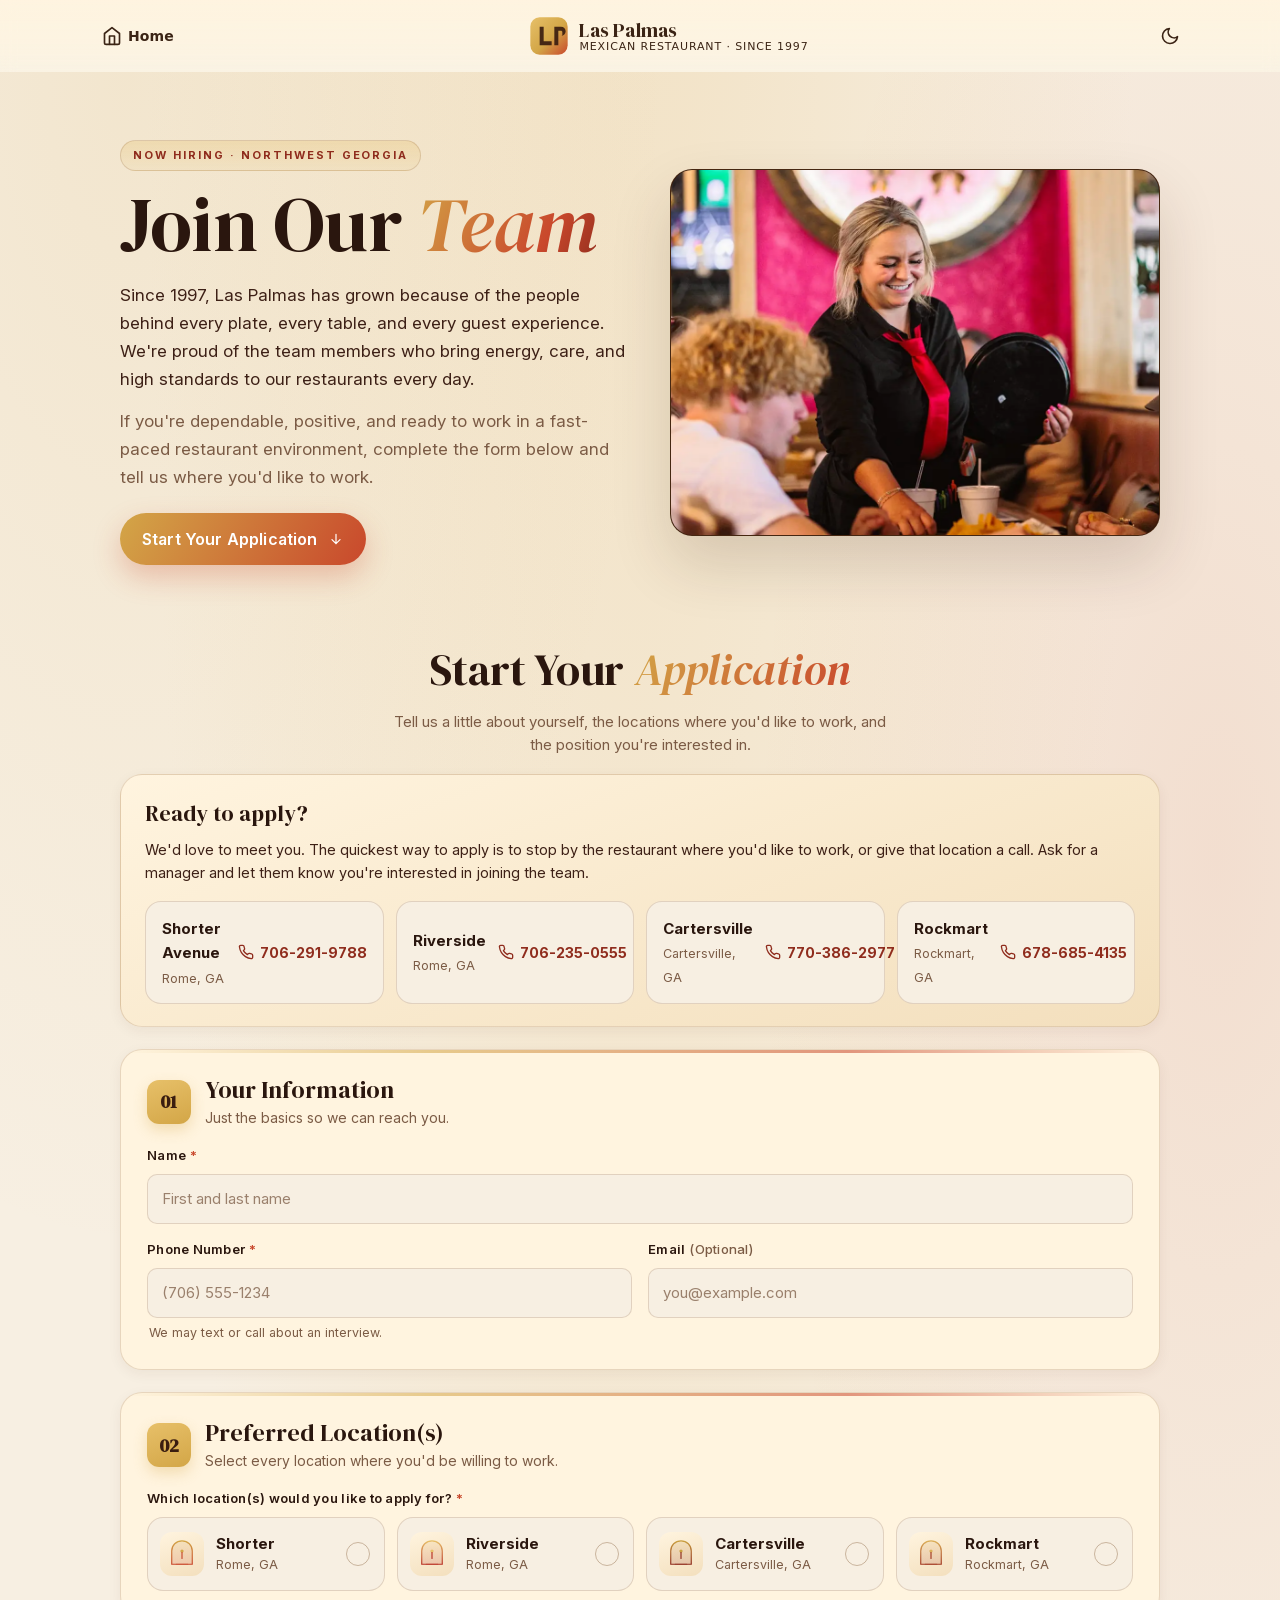
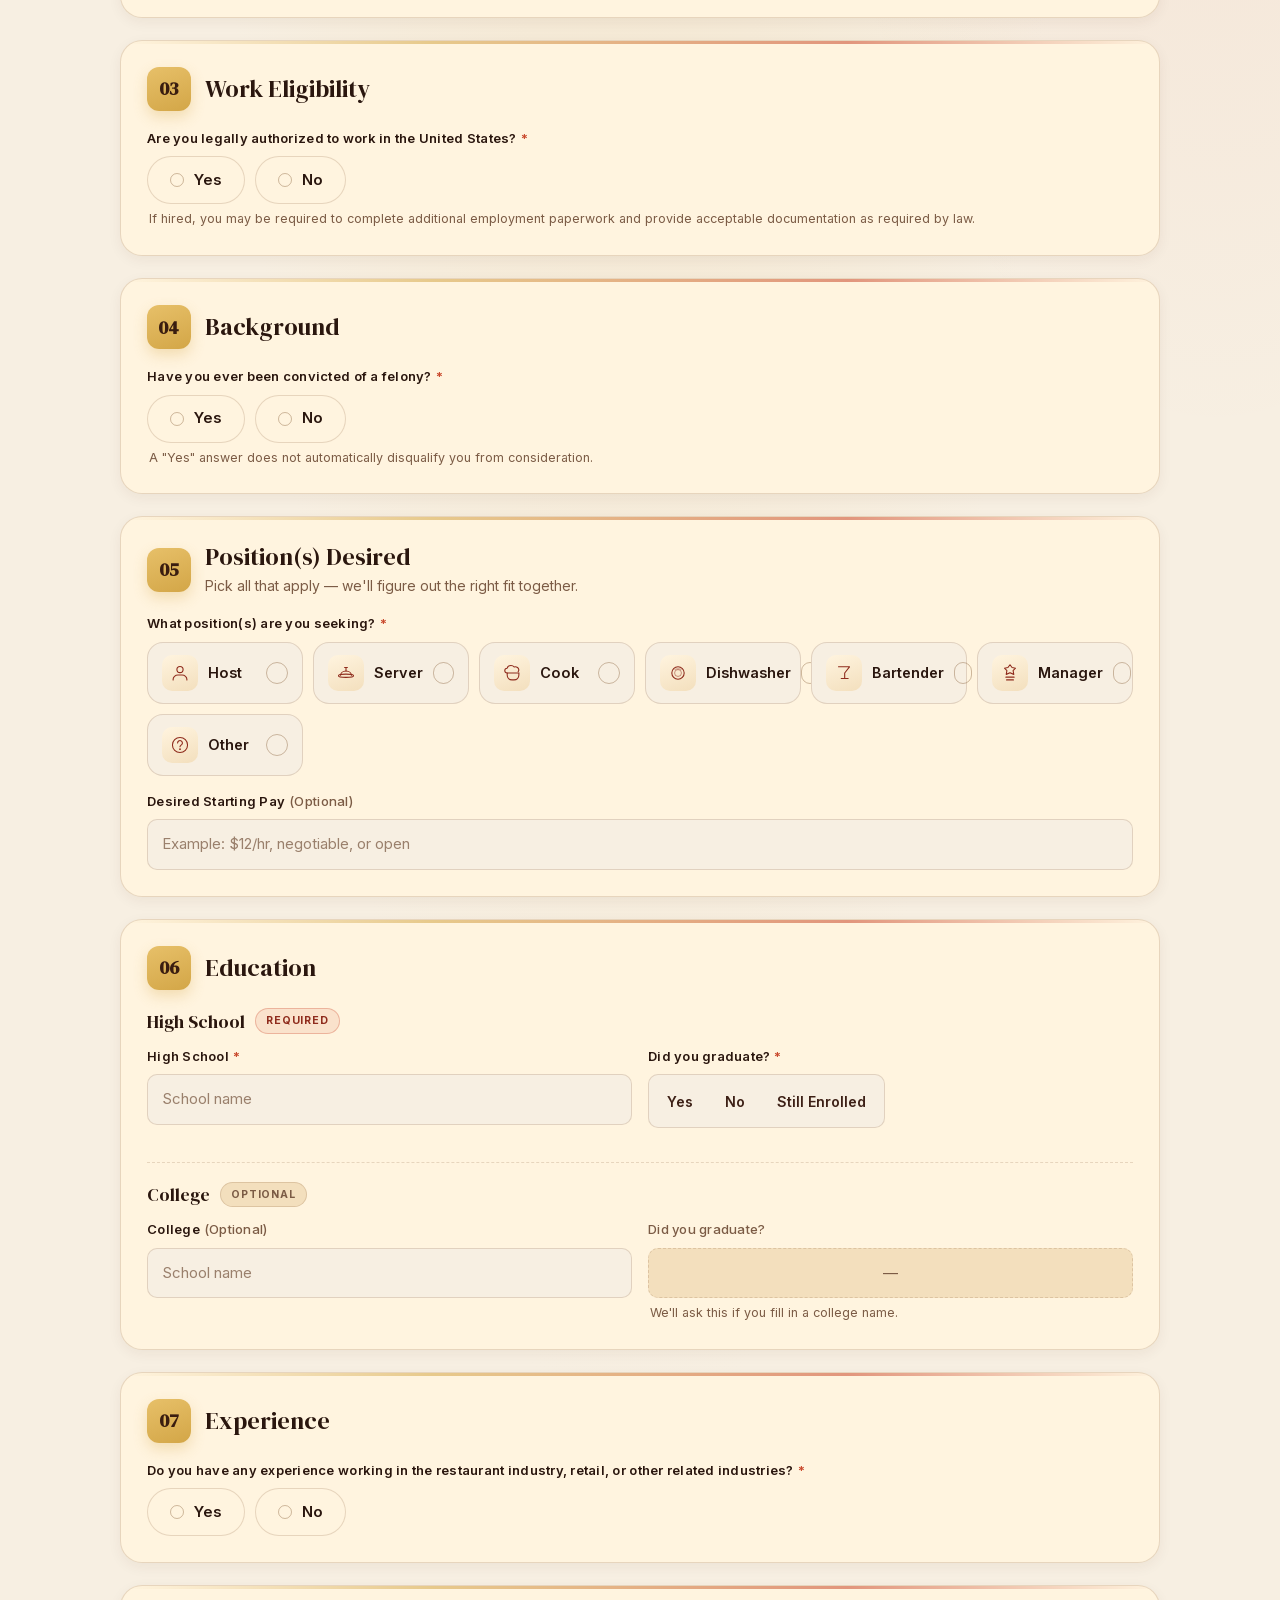
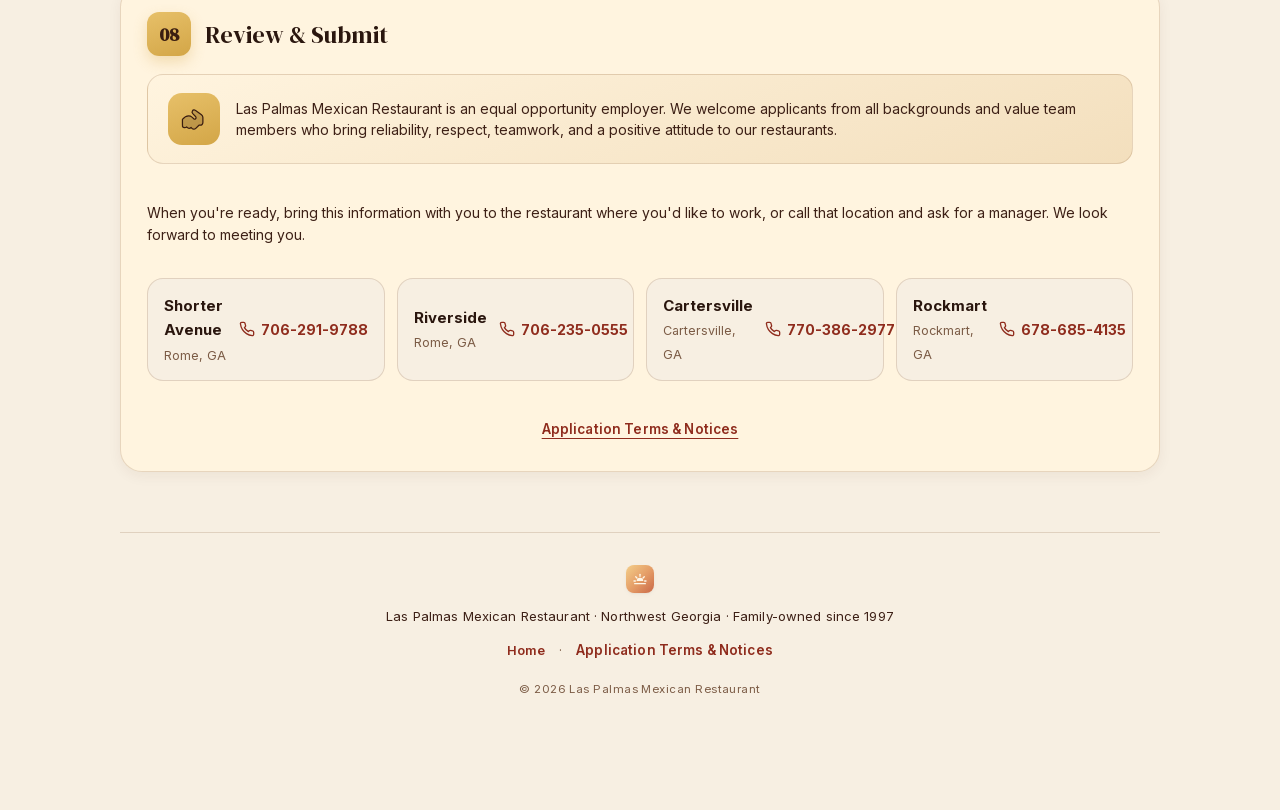
<file: join-our-team/index.html>
<!DOCTYPE html>
<html lang="en" class="no-js">
<head>
<meta charset="utf-8">
<meta name="viewport" content="width=device-width, initial-scale=1">
<title>Jobs at Las Palmas | Restaurant Careers in Rome &amp; NW GA</title>
<meta name="description" content="Now hiring at Las Palmas Mexican Restaurant in Rome, Cartersville &amp; Rockmart, GA. Servers, cooks, hosts &amp; more. Start your application or apply in person.">
<link rel="canonical" href="https://laspalmasmexicanrest.com/join-our-team/">

<meta property="og:type" content="website">
<meta property="og:site_name" content="Las Palmas Mexican Restaurant">
<meta property="og:title" content="Join Our Team — Jobs at Las Palmas Mexican Restaurant">
<meta property="og:description" content="Now hiring across Northwest Georgia. Servers, cooks, hosts, bartenders &amp; managers. Family-owned since 1997.">
<meta property="og:url" content="https://laspalmasmexicanrest.com/join-our-team/">
<meta property="og:image" content="https://laspalmasmexicanrest.com/assets/images/shared/og-share.jpg">
<meta name="twitter:card" content="summary_large_image">
<meta name="twitter:title" content="Join Our Team — Jobs at Las Palmas Mexican Restaurant">
<meta name="twitter:description" content="Now hiring across Northwest Georgia. Family-owned since 1997.">
<meta name="twitter:image" content="https://laspalmasmexicanrest.com/assets/images/shared/og-share.jpg">
<meta name="theme-color" content="#faf3e4" media="(prefers-color-scheme: light)">
<meta name="theme-color" content="#1a0f07" media="(prefers-color-scheme: dark)">

<script>(function(){var t='light';try{var s=localStorage.getItem('lp-jot-theme');if(s==='light'||s==='dark')t=s;else if(matchMedia('(prefers-color-scheme: dark)').matches)t='dark';}catch(e){}if(t==='dark')document.documentElement.setAttribute('data-theme','dark');})();</script>

<link rel="preload" href="/assets/fonts/dm-serif-display.woff2" as="font" type="font/woff2" crossorigin>
<link rel="preload" href="/assets/fonts/inter-var.woff2" as="font" type="font/woff2" crossorigin>

<style>
@font-face{font-family:'DM Serif Display';src:url('/assets/fonts/dm-serif-display.woff2') format('woff2');font-weight:400;font-style:normal;font-display:swap}
@font-face{font-family:'DM Serif Display';src:url('/assets/fonts/dm-serif-display-italic.woff2') format('woff2');font-weight:400;font-style:italic;font-display:swap}
@font-face{font-family:'Inter';src:url('/assets/fonts/inter-var.woff2') format('woff2');font-weight:400 700;font-style:normal;font-display:swap}
@font-face{font-family:'Inter';src:url('/assets/fonts/inter-italic-var.woff2') format('woff2');font-weight:400 700;font-style:italic;font-display:swap}
:root{--bg:#faf3e4;--bg-elev:#f4ead4;--bg-card:#fbf5e6;--bg-card-2:#efe1c2;--line:#e3cfa3;--line-soft:#ead9b2;--text:#3b2415;--text-soft:#6b4a2e;--text-mute:#8a6a4a;--gold:#c89b3c;--gold-deep:#a87a1f;--amber:#d99a3c;--terracotta:#c25a36;--terracotta-deep:#a3411f;--salsa:#b03826;--shadow-sm:0 1px 2px rgba(74,42,18,.06),0 2px 8px rgba(74,42,18,.04);--shadow-md:0 4px 14px rgba(74,42,18,.10),0 1px 3px rgba(74,42,18,.06);--shadow-lg:0 18px 42px rgba(74,42,18,.14),0 4px 12px rgba(74,42,18,.08);--glow:0 0 0 1px rgba(217,154,60,.30),0 14px 38px -10px rgba(176,56,38,.30);--ring:0 0 0 3px rgba(200,155,60,.35);--gradient-warm:linear-gradient(135deg,#f4c97a 0%,#e08b4f 55%,#c2502c 100%);--gradient-button:linear-gradient(180deg,#d96b40 0%,#b03826 100%);--gradient-text:linear-gradient(95deg,#b03826 0%,#d99a3c 100%);--header-bg:rgba(250,243,228,.82)}
[data-theme="dark"]{--bg:#1a0f07;--bg-elev:#22150c;--bg-card:#28190f;--bg-card-2:#311e12;--line:#4a2f1c;--line-soft:#3a2616;--text:#f1e2c4;--text-soft:#d8bf94;--text-mute:#a48d65;--gold:#d9a23c;--gold-deep:#b8862e;--amber:#e0a84a;--terracotta:#d96d44;--terracotta-deep:#c2502c;--salsa:#c44525;--shadow-sm:0 1px 2px rgba(0,0,0,.45),0 2px 8px rgba(0,0,0,.25);--shadow-md:0 6px 20px rgba(0,0,0,.55),0 2px 6px rgba(0,0,0,.3);--shadow-lg:0 22px 50px rgba(0,0,0,.65),0 6px 16px rgba(0,0,0,.4);--glow:0 0 0 1px rgba(217,162,60,.32),0 16px 44px -10px rgba(217,130,60,.40);--ring:0 0 0 3px rgba(217,162,60,.40);--gradient-warm:linear-gradient(135deg,#b8752c 0%,#9c4825 55%,#5e2010 100%);--gradient-button:linear-gradient(180deg,#e0784a 0%,#b03e20 100%);--gradient-text:linear-gradient(95deg,#e08e60 0%,#e0b860 100%);--header-bg:rgba(28,17,8,.78)}
*{box-sizing:border-box}html,body{background:var(--bg)}
body{margin:0;font-family:'Inter',system-ui,-apple-system,BlinkMacSystemFont,'Segoe UI',sans-serif;color:var(--jot-text,#3d2016);-webkit-font-smoothing:antialiased}
.lp-page{background:var(--bg);color:var(--text);min-height:100vh}
.italic{font-style:italic}
.gradient-text{background:var(--gradient-text);-webkit-background-clip:text;background-clip:text;color:transparent}
.container{width:100%;max-width:720px;margin:0 auto;padding:0 18px}
@media(min-width:768px){.container{max-width:880px;padding:0 28px}}
@media(min-width:1100px){.container{max-width:1040px}}
.lp-iconbtn{width:42px;height:42px;display:inline-flex;align-items:center;justify-content:center;background:var(--bg-card);border:1px solid var(--line);color:var(--text);border-radius:12px;cursor:pointer;box-shadow:var(--shadow-sm)}

/* ===== Drawer (shared pattern) ===== */


/* ===== Join Our Team — page-scoped (.jot-*) ===== */
.jot-root{--jot-bg:#f7efe2;--jot-bg-2:#f2e2c5;--jot-surface:#fff4df;--jot-surface-soft:#f3dfbd;--jot-text:#3d2016;--jot-text-strong:#2a160e;--jot-muted:#7b5b45;--jot-gold:#d3a647;--jot-gold-soft:#e7c069;--jot-terracotta:#c9482c;--jot-terracotta-dark:#8f2c1d;--jot-green:#6f7f36;--jot-red:#b93225;--jot-border:rgba(120,75,35,0.18);--jot-border-strong:rgba(120,75,35,0.36);--jot-shadow-sm:0 4px 14px rgba(60,30,10,0.06);--jot-shadow-md:0 14px 36px rgba(60,30,10,0.10);--jot-shadow-lg:0 28px 60px rgba(60,30,10,0.16);--jot-radius-sm:10px;--jot-radius:16px;--jot-radius-lg:22px;--jot-radius-xl:30px;--jot-focus:0 0 0 3px rgba(211,166,71,0.45);font-family:'Inter',-apple-system,BlinkMacSystemFont,'Segoe UI',system-ui,sans-serif;color:var(--jot-text);background:radial-gradient(ellipse at 50% -10%,var(--jot-bg-2) 0%,var(--jot-bg) 55%,var(--jot-bg) 100%);line-height:1.5;position:relative}
[data-theme="dark"] .jot-root{--jot-bg:#160c08;--jot-bg-2:#1f110a;--jot-surface:#24140e;--jot-surface-soft:#321d13;--jot-text:#f4e3c4;--jot-text-strong:#fbeed1;--jot-muted:#c5a987;--jot-gold:#e7c069;--jot-gold-soft:#f1d68a;--jot-terracotta:#d45a35;--jot-terracotta-dark:#a33a22;--jot-green:#8fa85a;--jot-red:#d24c35;--jot-border:rgba(211,166,71,0.22);--jot-border-strong:rgba(211,166,71,0.42);--jot-shadow-sm:0 4px 14px rgba(0,0,0,0.35);--jot-shadow-md:0 14px 36px rgba(0,0,0,0.45);--jot-shadow-lg:0 28px 60px rgba(0,0,0,0.55);--jot-focus:0 0 0 3px rgba(231,192,105,0.45)}
.jot-root::before{content:"";position:absolute;inset:0;pointer-events:none;background:radial-gradient(ellipse 70% 50% at 10% 0%,rgba(211,166,71,0.13),transparent 60%),radial-gradient(ellipse 60% 50% at 95% 20%,rgba(201,72,44,0.10),transparent 60%);z-index:0}
[data-theme="dark"] .jot-root::before{background:radial-gradient(ellipse 70% 50% at 10% 0%,rgba(231,192,105,0.10),transparent 60%),radial-gradient(ellipse 60% 50% at 95% 20%,rgba(212,90,53,0.10),transparent 60%)}
.jot-main{position:relative;z-index:1;max-width:1080px;margin:0 auto;padding:28px 20px 80px}
.jot-section{margin-top:40px;animation:jotFadeUp 600ms ease both}
@keyframes jotFadeUp{from{opacity:0;transform:translateY(14px)}to{opacity:1;transform:translateY(0)}}

/* Hero */
.jot-hero{margin-top:8px;display:grid;grid-template-columns:1.05fr 1fr;gap:36px;align-items:center;padding:32px 0;animation:jotFadeUp 600ms ease both}
@media(max-width:880px){.jot-hero{grid-template-columns:1fr;gap:22px;padding:18px 0 8px}}
.jot-eyebrow{display:inline-block;margin:0 0 14px;padding:6px 12px;font-size:11px;letter-spacing:.18em;text-transform:uppercase;color:var(--jot-terracotta-dark);background:linear-gradient(180deg,rgba(231,192,105,.30),rgba(231,192,105,.10));border:1px solid var(--jot-border);border-radius:999px;font-weight:700}
[data-theme="dark"] .jot-eyebrow{color:var(--jot-gold-soft)}
.jot-hero-title{font-family:'DM Serif Display',serif;font-weight:400;font-size:clamp(42px,6vw,78px);line-height:1.02;letter-spacing:-.01em;margin:0 0 18px;color:var(--jot-text-strong)}
.jot-hero-title em{font-style:italic;background:linear-gradient(120deg,var(--jot-gold),var(--jot-terracotta) 70%,var(--jot-terracotta-dark));-webkit-background-clip:text;background-clip:text;color:transparent;-webkit-text-fill-color:transparent}
.jot-hero-lede{font-size:17px;line-height:1.65;color:var(--jot-text);margin:0 0 14px;max-width:56ch}
.jot-hero-lede-2{color:var(--jot-muted)}
.jot-hero-actions{margin-top:22px}
.jot-scroll-cta{display:inline-flex;align-items:center;gap:10px;padding:14px 22px;border-radius:999px;background:linear-gradient(120deg,var(--jot-gold),var(--jot-terracotta));color:#fff;text-decoration:none;font-weight:600;letter-spacing:.01em;box-shadow:0 12px 28px rgba(201,72,44,.28);transition:transform 160ms ease,box-shadow 160ms ease;min-height:48px}
.jot-scroll-cta:hover{transform:translateY(-2px);box-shadow:0 18px 36px rgba(201,72,44,.34)}
.jot-hero-image{position:relative;aspect-ratio:4/3;border-radius:var(--jot-radius-lg);overflow:hidden;border:1px solid var(--jot-border-strong);box-shadow:var(--jot-shadow-lg);background:#2a1208}
.jot-hero-image img{width:100%;height:100%;display:block;object-fit:cover}

/* Form intro */
.jot-form-intro{margin-top:12px;margin-bottom:18px;text-align:center}
.jot-section-heading{font-family:'DM Serif Display',serif;font-weight:400;font-size:clamp(28px,4.4vw,44px);margin:0 0 8px;color:var(--jot-text-strong);letter-spacing:-.005em}
.jot-section-heading em{font-style:italic;background:linear-gradient(120deg,var(--jot-gold),var(--jot-terracotta));-webkit-background-clip:text;background-clip:text;color:transparent;-webkit-text-fill-color:transparent}
.jot-section-sub{margin:0 auto;color:var(--jot-muted);font-size:15px;max-width:56ch}
.jot-form{margin-top:18px}

/* Apply callout (replaces backend submit) */
.jot-apply-callout{margin:0 0 22px;background:linear-gradient(160deg,var(--jot-surface),var(--jot-surface-soft));border:1px solid var(--jot-border);border-radius:var(--jot-radius-lg);padding:22px 24px;box-shadow:var(--jot-shadow-sm)}
.jot-apply-callout h3{margin:0 0 8px;font-family:'DM Serif Display',serif;font-weight:400;font-size:22px;color:var(--jot-text-strong)}
.jot-apply-callout p{margin:0 0 16px;font-size:14.5px;line-height:1.6;color:var(--jot-text)}
.jot-apply-grid{display:grid;grid-template-columns:repeat(auto-fit,minmax(220px,1fr));gap:12px}
.jot-apply-loc{display:flex;align-items:center;justify-content:space-between;gap:12px;padding:14px 16px;border-radius:var(--jot-radius);background:var(--jot-bg);border:1.5px solid var(--jot-border);text-decoration:none;color:var(--jot-text-strong);transition:transform 160ms ease,border-color 160ms ease,box-shadow 160ms ease;min-height:48px}
.jot-apply-loc:hover{transform:translateY(-2px);border-color:var(--jot-border-strong);box-shadow:var(--jot-shadow-sm)}
.jot-apply-loc-name{font-weight:700;font-size:15px}
.jot-apply-loc-city{font-size:12.5px;color:var(--jot-muted)}
.jot-apply-loc-phone{display:inline-flex;align-items:center;gap:6px;font-weight:700;font-size:14px;color:var(--jot-terracotta-dark);white-space:nowrap}
[data-theme="dark"] .jot-apply-loc-phone{color:var(--jot-gold-soft)}
.jot-apply-loc-phone svg{width:16px;height:16px}

.jot-fs{margin-top:22px;background:var(--jot-surface);border:1px solid var(--jot-border);border-radius:var(--jot-radius-lg);padding:26px;box-shadow:var(--jot-shadow-sm);position:relative;overflow:hidden;animation:jotFadeUp 500ms ease both}
.jot-fs::before{content:"";position:absolute;top:0;left:0;right:0;height:3px;background:linear-gradient(90deg,transparent,var(--jot-gold) 30%,var(--jot-terracotta) 70%,transparent);opacity:.55}
@media(max-width:600px){.jot-fs{padding:20px 16px;border-radius:var(--jot-radius)}}
.jot-fs-head{display:flex;align-items:center;gap:14px;margin-bottom:18px}
.jot-fs-index{display:inline-flex;align-items:center;justify-content:center;min-width:44px;height:44px;padding:0 10px;border-radius:12px;background:linear-gradient(160deg,var(--jot-gold-soft),var(--jot-gold));color:#3a1d10;font-weight:700;font-family:'DM Serif Display',serif;font-size:18px;letter-spacing:.02em;box-shadow:0 6px 14px rgba(211,166,71,.30)}
.jot-fs-titles{flex:1;min-width:0}
.jot-fs-title{margin:0;font-family:'DM Serif Display',serif;font-weight:400;font-size:24px;color:var(--jot-text-strong);line-height:1.15}
.jot-fs-sub{margin:4px 0 0;color:var(--jot-muted);font-size:14px}
.jot-fs-body{display:flex;flex-direction:column;gap:16px}

.jot-field{display:flex;flex-direction:column;min-width:0}
.jot-field--stack{width:100%}
.jot-field-row{display:flex;flex-direction:column;gap:16px}
.jot-field-row--split{display:grid;grid-template-columns:1fr 1fr;gap:16px}
@media(max-width:640px){.jot-field-row--split{grid-template-columns:1fr}}
.jot-label{font-size:13px;font-weight:600;letter-spacing:.02em;color:var(--jot-text-strong);margin-bottom:8px;display:inline-flex;align-items:center;gap:4px}
.jot-muted-label{color:var(--jot-muted);font-weight:500}
.jot-req{color:var(--jot-terracotta);font-weight:700}
.jot-optional{color:var(--jot-muted);font-weight:500}
.jot-control{position:relative}
.jot-hint{margin:6px 2px 0;font-size:12.5px;color:var(--jot-muted);line-height:1.5}
.jot-input,.jot-textarea{width:100%;font:inherit;color:var(--jot-text-strong);background:var(--jot-bg);border:1.5px solid var(--jot-border);border-radius:var(--jot-radius-sm);padding:13px 14px;font-size:15px;transition:border-color 160ms ease,box-shadow 160ms ease,background 160ms ease}
[data-theme="dark"] .jot-input,[data-theme="dark"] .jot-textarea{background:#1d100a}
.jot-input::placeholder,.jot-textarea::placeholder{color:var(--jot-muted);opacity:.75}
.jot-input:focus,.jot-textarea:focus{outline:none;border-color:var(--jot-gold);box-shadow:0 0 0 3px rgba(211,166,71,.25);background:var(--jot-surface)}
.jot-textarea{resize:vertical;min-height:96px;line-height:1.5}
.jot-input--disabled{background:var(--jot-surface-soft);color:var(--jot-muted);border-style:dashed;display:flex;align-items:center;justify-content:center}
.jot-counter{font-size:12px;color:var(--jot-muted);text-align:right;margin-top:4px;letter-spacing:.02em}

.jot-yn{display:inline-flex;gap:10px;flex-wrap:wrap}
.jot-yn-btn{position:relative;display:inline-flex;align-items:center;gap:10px;padding:11px 22px;border-radius:999px;background:var(--jot-surface);border:1.5px solid var(--jot-border);color:var(--jot-text-strong);font:inherit;font-weight:600;font-size:15px;cursor:pointer;transition:transform 140ms ease,border-color 160ms ease,background 160ms ease,box-shadow 160ms ease;min-height:48px}
.jot-yn-btn:hover{transform:translateY(-1px);border-color:var(--jot-border-strong)}
.jot-yn-dot{width:14px;height:14px;border-radius:50%;border:1.5px solid var(--jot-border-strong);background:transparent;display:inline-block;transition:background 160ms ease,border-color 160ms ease}
.jot-yn-btn[aria-checked="true"]{background:linear-gradient(160deg,rgba(231,192,105,.18),rgba(201,72,44,.10));border-color:var(--jot-gold);box-shadow:0 8px 18px rgba(211,166,71,.18)}
.jot-yn-btn--yes[aria-checked="true"] .jot-yn-dot{background:var(--jot-green);border-color:var(--jot-green);box-shadow:0 0 0 4px rgba(111,127,54,.18)}
.jot-yn-btn--no[aria-checked="true"] .jot-yn-dot{background:var(--jot-terracotta);border-color:var(--jot-terracotta);box-shadow:0 0 0 4px rgba(201,72,44,.18)}

.jot-segmented{display:inline-flex;background:var(--jot-bg);border:1.5px solid var(--jot-border);border-radius:var(--jot-radius-sm);padding:4px;gap:4px;flex-wrap:wrap}
.jot-seg-btn{font:inherit;font-weight:600;font-size:14px;color:var(--jot-text);background:transparent;border:none;padding:9px 14px;border-radius:7px;cursor:pointer;transition:background 160ms ease,color 160ms ease;min-height:44px}
.jot-seg-btn:hover{background:var(--jot-surface-soft)}
.jot-seg-btn[aria-checked="true"]{background:linear-gradient(140deg,var(--jot-gold),var(--jot-terracotta));color:#fff;box-shadow:0 6px 14px rgba(201,72,44,.25)}

.jot-chip-grid{display:grid;grid-template-columns:repeat(auto-fit,minmax(220px,1fr));gap:12px}
.jot-loc-chip{position:relative;display:flex;align-items:center;gap:12px;padding:14px 14px 14px 12px;border-radius:var(--jot-radius);background:var(--jot-bg);border:1.5px solid var(--jot-border);cursor:pointer;transition:transform 160ms ease,border-color 160ms ease,background 160ms ease,box-shadow 160ms ease}
.jot-loc-chip:hover{transform:translateY(-2px);border-color:var(--jot-border-strong);box-shadow:var(--jot-shadow-sm)}
.jot-loc-chip:focus-within{box-shadow:var(--jot-focus);border-color:var(--jot-gold)}
.jot-loc-chip-glyph{flex:0 0 auto;width:44px;height:44px;border-radius:12px;background:linear-gradient(160deg,var(--jot-surface),var(--jot-surface-soft));display:inline-flex;align-items:center;justify-content:center}
.jot-loc-chip-glyph svg{width:100%;height:100%}
.jot-loc-chip-body{display:flex;flex-direction:column;flex:1;min-width:0}
.jot-loc-chip-name{font-weight:700;color:var(--jot-text-strong);font-size:15px}
.jot-loc-chip-city{font-size:12.5px;color:var(--jot-muted)}
.jot-loc-chip-check{width:24px;height:24px;border-radius:999px;border:1.5px solid var(--jot-border-strong);background:transparent;display:inline-flex;align-items:center;justify-content:center;color:transparent;transition:background 160ms ease,color 160ms ease,border-color 160ms ease}
.jot-loc-chip--checked{border-color:var(--jot-gold);background:linear-gradient(160deg,rgba(231,192,105,.20),rgba(201,72,44,.08));box-shadow:0 10px 24px rgba(211,166,71,.18)}
.jot-loc-chip--checked .jot-loc-chip-check{background:linear-gradient(160deg,var(--jot-gold),var(--jot-terracotta));border-color:transparent;color:#fff}

.jot-pos-grid{display:grid;grid-template-columns:repeat(auto-fit,minmax(150px,1fr));gap:10px}
.jot-pos-chip{position:relative;display:flex;align-items:center;gap:10px;padding:12px 14px;border-radius:var(--jot-radius);background:var(--jot-bg);border:1.5px solid var(--jot-border);cursor:pointer;transition:transform 160ms ease,border-color 160ms ease,background 160ms ease,box-shadow 160ms ease}
.jot-pos-chip:hover{transform:translateY(-2px);border-color:var(--jot-border-strong);box-shadow:var(--jot-shadow-sm)}
.jot-pos-chip:focus-within{box-shadow:var(--jot-focus);border-color:var(--jot-gold)}
.jot-pos-chip-icon{flex:0 0 auto;width:36px;height:36px;border-radius:10px;background:linear-gradient(160deg,var(--jot-surface),var(--jot-surface-soft));display:inline-flex;align-items:center;justify-content:center;color:var(--jot-terracotta-dark)}
[data-theme="dark"] .jot-pos-chip-icon{color:var(--jot-gold-soft)}
.jot-pos-chip-icon svg{width:22px;height:22px}
.jot-pos-chip-label{flex:1;font-weight:600;color:var(--jot-text-strong);font-size:14.5px}
.jot-pos-chip-check{width:22px;height:22px;border-radius:999px;border:1.5px solid var(--jot-border-strong);background:transparent;display:inline-flex;align-items:center;justify-content:center;color:transparent}
.jot-pos-chip--checked{border-color:var(--jot-gold);background:linear-gradient(160deg,rgba(231,192,105,.20),rgba(201,72,44,.08))}
.jot-pos-chip--checked .jot-pos-chip-check{background:linear-gradient(160deg,var(--jot-gold),var(--jot-terracotta));border-color:transparent;color:#fff}
.jot-pos-chip--checked .jot-pos-chip-icon{background:linear-gradient(160deg,rgba(231,192,105,.55),rgba(201,72,44,.25))}

.jot-edu-block+.jot-edu-block{margin-top:18px;padding-top:18px;border-top:1px dashed var(--jot-border)}
.jot-edu-title{font-family:'DM Serif Display',serif;font-weight:400;font-size:18px;margin:0 0 12px;color:var(--jot-text-strong);display:inline-flex;align-items:center;gap:10px}
.jot-required-pill,.jot-optional-pill{font-family:'Inter',sans-serif;font-size:10.5px;letter-spacing:.08em;text-transform:uppercase;font-weight:700;padding:4px 10px;border-radius:999px;border:1px solid var(--jot-border)}
.jot-required-pill{color:var(--jot-terracotta-dark);background:rgba(201,72,44,.10);border-color:rgba(201,72,44,.30)}
.jot-optional-pill{color:var(--jot-muted);background:var(--jot-surface-soft)}
[data-theme="dark"] .jot-required-pill{color:var(--jot-gold-soft);background:rgba(212,90,53,.18);border-color:rgba(212,90,53,.40)}

.jot-reveal{animation:jotReveal 380ms ease both}
@keyframes jotReveal{from{opacity:0;transform:translateY(-6px)}to{opacity:1;transform:translateY(0)}}
[hidden]{display:none!important}

.jot-eo-card{display:flex;align-items:center;gap:16px;padding:18px 20px;background:linear-gradient(160deg,var(--jot-surface),var(--jot-surface-soft));border:1px solid var(--jot-border);border-radius:var(--jot-radius);margin-bottom:22px}
.jot-eo-glyph{flex:0 0 auto;width:52px;height:52px;border-radius:14px;background:linear-gradient(160deg,var(--jot-gold-soft),var(--jot-gold));color:#3a1d10;display:inline-flex;align-items:center;justify-content:center}
.jot-eo-glyph svg{width:32px;height:32px}
.jot-eo-text{margin:0;font-size:14px;line-height:1.55;color:var(--jot-text)}

.jot-terms-link-row{margin-top:8px;display:flex;justify-content:center}
.jot-link-button{background:transparent;border:none;padding:6px 10px;font:inherit;font-size:13.5px;font-weight:600;letter-spacing:.01em;color:var(--jot-terracotta-dark);text-decoration:underline;text-underline-offset:4px;text-decoration-thickness:1px;cursor:pointer;border-radius:6px}
[data-theme="dark"] .jot-link-button{color:var(--jot-gold-soft)}
.jot-link-button:hover{color:var(--jot-terracotta)}

.jot-icon{width:20px;height:20px}.jot-icon-sm{width:16px;height:16px}

.jot-footer{margin-top:60px;padding:32px 18px;text-align:center;display:flex;flex-direction:column;align-items:center;gap:10px;border-top:1px solid var(--jot-border);position:relative;z-index:1}
.jot-footer-mark{margin-bottom:4px;opacity:.85}
.jot-footer-line{margin:0;font-size:13px;color:var(--jot-text);letter-spacing:.01em}
.jot-footer-links{display:inline-flex;align-items:center;gap:8px;font-size:13px;flex-wrap:wrap;justify-content:center}
.jot-footer-link{color:var(--jot-terracotta-dark);text-decoration:none;font-weight:600;padding:4px 6px;border-radius:6px}
[data-theme="dark"] .jot-footer-link{color:var(--jot-gold-soft)}
.jot-footer-link:hover{color:var(--jot-terracotta)}
.jot-footer-dot{color:var(--jot-muted)}
.jot-footer-copy{margin:6px 0 0;font-size:11.5px;color:var(--jot-muted);letter-spacing:.04em}

/* Terms modal */
.jot-modal-wrap{position:fixed;inset:0;z-index:200;background:rgba(24,12,6,.55);-webkit-backdrop-filter:blur(6px);backdrop-filter:blur(6px);display:flex;align-items:center;justify-content:center;padding:20px}
.jot-modal-wrap[hidden]{display:none}
.jot-modal{width:100%;max-width:640px;max-height:min(86vh,800px);background:var(--jot-surface);border:1px solid var(--jot-border-strong);border-radius:var(--jot-radius-lg);box-shadow:var(--jot-shadow-lg);display:flex;flex-direction:column;overflow:hidden}
.jot-modal-head{position:sticky;top:0;display:flex;align-items:center;justify-content:space-between;gap:12px;padding:16px 18px;background:var(--jot-surface);border-bottom:1px solid var(--jot-border)}
.jot-modal-title{margin:0;font-family:'DM Serif Display',serif;font-weight:400;font-size:22px;color:var(--jot-text-strong)}
.jot-modal-close{background:var(--jot-bg);border:1px solid var(--jot-border);width:38px;height:38px;border-radius:999px;color:var(--jot-text);cursor:pointer;display:inline-flex;align-items:center;justify-content:center}
.jot-modal-close:hover{background:var(--jot-surface-soft)}
.jot-modal-body{overflow-y:auto;padding:20px 22px 8px;flex:1}
.jot-modal-foot{padding:14px 18px 18px;display:flex;justify-content:flex-end;border-top:1px solid var(--jot-border);background:var(--jot-surface)}
.jot-terms-p{margin:0 0 14px;font-size:14.5px;line-height:1.65;color:var(--jot-text)}
.jot-secondary-btn{display:inline-flex;align-items:center;justify-content:center;gap:8px;padding:13px 20px;border-radius:999px;background:var(--jot-surface);border:1.5px solid var(--jot-border);color:var(--jot-text-strong);font:inherit;font-weight:600;font-size:14.5px;cursor:pointer;min-height:48px}
.jot-secondary-btn:hover{background:var(--jot-surface-soft);border-color:var(--jot-border-strong)}

@media(max-width:480px){.jot-main{padding:18px 14px 60px}.jot-fs-head{gap:10px}.jot-fs-index{min-width:38px;height:38px;font-size:15px}.jot-fs-title{font-size:20px}.jot-fs{padding:18px 14px}}
@media(prefers-reduced-motion:reduce){.jot-root *,.jot-root *::before,.jot-root *::after{animation-duration:.01ms!important;transition-duration:.01ms!important}}
.no-js .jot-toggle-hide{display:none}

/* ── Glenn's JoinTeamHeader (verbatim) ── */
.jot-header{position:relative;z-index:5;padding:16px 20px;background:linear-gradient(180deg,rgba(255,244,223,0.85) 0%,rgba(255,244,223,0.45) 70%,rgba(255,244,223,0) 100%);backdrop-filter:blur(8px);border-bottom:1px solid var(--jot-border)}
html[data-theme="dark"] .jot-header{background:linear-gradient(180deg,rgba(36,20,14,0.85) 0%,rgba(36,20,14,0.45) 70%,rgba(36,20,14,0) 100%)}
.jot-header-inner{max-width:1100px;margin:0 auto;display:flex;align-items:center;gap:14px}
.jot-home-btn{display:inline-flex;align-items:center;gap:6px;padding:9px 14px 9px 12px;border-radius:999px;background:var(--jot-surface);border:1px solid var(--jot-border);color:var(--jot-text);text-decoration:none;font-weight:600;font-size:14px;letter-spacing:0.01em;box-shadow:var(--jot-shadow-sm);transition:transform 160ms ease,box-shadow 160ms ease,background 160ms ease}
.jot-home-btn:hover{transform:translateY(-1px);box-shadow:var(--jot-shadow-md);background:var(--jot-surface-soft)}
.jot-home-btn:focus-visible{outline:none;box-shadow:var(--jot-focus)}
.jot-brand{margin-left:auto;margin-right:auto;display:flex;align-items:center;gap:10px}
.jot-brand-text{display:flex;flex-direction:column;line-height:1.1}
.jot-brand-name{font-family:'DM Serif Display',serif;font-size:20px;color:var(--jot-text-strong);letter-spacing:0.01em}
.jot-brand-tag{font-size:11px;color:var(--jot-muted);letter-spacing:0.08em;text-transform:uppercase}
.jot-theme-toggle{width:40px;height:40px;border-radius:50%;background:var(--jot-surface);border:1px solid var(--jot-border);color:var(--jot-text);display:inline-flex;align-items:center;justify-content:center;cursor:pointer;box-shadow:var(--jot-shadow-sm);transition:transform 160ms ease,box-shadow 160ms ease,background 160ms ease}
.jot-theme-toggle:hover{transform:translateY(-1px);background:var(--jot-surface-soft)}
.jot-theme-toggle:focus-visible{outline:none;box-shadow:var(--jot-focus)}
.jot-icon{width:20px;height:20px}
html:not([data-theme="dark"]) .jot-ico-sun{display:none}
html[data-theme="dark"] .jot-ico-moon{display:none}
</style>
<link rel="stylesheet" href="/assets/css/site.css" media="print" onload="this.media='all'">
<noscript><link rel="stylesheet" href="/assets/css/site.css"></noscript>

<script type="application/ld+json">
{
  "@context": "https://schema.org",
  "@type": "WebPage",
  "@id": "https://laspalmasmexicanrest.com/join-our-team/#webpage",
  "url": "https://laspalmasmexicanrest.com/join-our-team/",
  "name": "Join Our Team — Jobs at Las Palmas Mexican Restaurant",
  "description": "Now hiring at Las Palmas Mexican Restaurant across Northwest Georgia. Servers, cooks, hosts, bartenders and managers. Family-owned since 1997.",
  "isPartOf": {
    "@type": "WebSite",
    "name": "Las Palmas Mexican Restaurant",
    "url": "https://laspalmasmexicanrest.com/"
  },
  "about": {
    "@type": "Organization",
    "name": "Las Palmas Mexican Restaurant",
    "url": "https://laspalmasmexicanrest.com/",
    "foundingDate": "1997"
  }
}
</script>
<script type="application/ld+json">
{
  "@context": "https://schema.org",
  "@type": "BreadcrumbList",
  "itemListElement": [
    { "@type": "ListItem", "position": 1, "name": "Home", "item": "https://laspalmasmexicanrest.com/" },
    { "@type": "ListItem", "position": 2, "name": "Join Our Team", "item": "https://laspalmasmexicanrest.com/join-our-team/" }
  ]
}
</script>
</head>
<body>
<div class="lp-page">

  <header class="jot-header">
  <div class="jot-header-inner">
    <a class="jot-home-btn" href="/" aria-label="Return to the Las Palmas home page">
      <svg class="jot-icon" viewBox="0 0 24 24" fill="none" stroke="currentColor" stroke-width="2" stroke-linecap="round" stroke-linejoin="round" aria-hidden="true"><path d="m3 9 9-7 9 7v11a2 2 0 0 1-2 2H5a2 2 0 0 1-2-2z"/><polyline points="9 22 9 12 15 12 15 22"/></svg>
      <span class="jot-home-btn-label">Home</span>
    </a>
    <div class="jot-brand" aria-hidden="true">
      <svg width="40" height="40" viewBox="0 0 60 60" fill="none" aria-hidden="true" class="jot-lp-mark">
        <defs>
          <linearGradient id="jotLPGrad" x1="0" y1="0" x2="1" y2="1">
            <stop offset="0" stop-color="#e7c069"/>
            <stop offset="0.55" stop-color="#d3a647"/>
            <stop offset="1" stop-color="#c9482c"/>
          </linearGradient>
        </defs>
        <rect x="2" y="2" width="56" height="56" rx="14" fill="url(#jotLPGrad)"/>
        <path d="M16 16h6v22h12v6H16V16Zm22 0h10c4 0 7 3 7 7s-3 7-7 7h-4v14h-6V16Zm6 6v8h4c1.1 0 2-.9 2-2v-4c0-1.1-.9-2-2-2h-4Z" fill="#3a1d10" opacity="0.92"/>
      </svg>
      <div class="jot-brand-text">
        <div class="jot-brand-name">Las Palmas</div>
        <div class="jot-brand-tag">Mexican Restaurant &middot; Since 1997</div>
      </div>
    </div>
    <button type="button" class="jot-theme-toggle" id="jot-theme" aria-label="Switch theme">
      <svg class="jot-icon jot-ico-sun" viewBox="0 0 24 24" fill="none" stroke="currentColor" stroke-width="2" stroke-linecap="round" stroke-linejoin="round" aria-hidden="true"><circle cx="12" cy="12" r="4"/><path d="M12 2v2M12 20v2M4.93 4.93l1.41 1.41M17.66 17.66l1.41 1.41M2 12h2M20 12h2M4.93 19.07l1.41-1.41M17.66 6.34l1.41-1.41"/></svg>
      <svg class="jot-icon jot-ico-moon" viewBox="0 0 24 24" fill="none" stroke="currentColor" stroke-width="2" stroke-linecap="round" stroke-linejoin="round" aria-hidden="true"><path d="M21 12.79A9 9 0 1 1 11.21 3 7 7 0 0 0 21 12.79z"/></svg>
    </button>
  </div>
</header>

  <div class="jot-root">
  <main class="jot-main">

    <!-- ── Hero ─────────────────────────────────────────────────────── -->
    <section class="jot-hero" aria-labelledby="jot-hero-title">
      <div class="jot-hero-text">
        <p class="jot-eyebrow">Now Hiring · Northwest Georgia</p>
        <h1 id="jot-hero-title" class="jot-hero-title">Join Our <em>Team</em></h1>
        <p class="jot-hero-lede">Since 1997, Las Palmas has grown because of the people behind every plate, every table, and every guest experience. We're proud of the team members who bring energy, care, and high standards to our restaurants every day.</p>
        <p class="jot-hero-lede jot-hero-lede-2">If you're dependable, positive, and ready to work in a fast-paced restaurant environment, complete the form below and tell us where you'd like to work.</p>
        <div class="jot-hero-actions">
          <a class="jot-scroll-cta" href="#jot-form-heading">
            <span>Start Your Application</span>
            <svg class="jot-icon-sm" viewBox="0 0 24 24" fill="none" aria-hidden="true"><path d="M12 5v14M6 13l6 6 6-6" stroke="currentColor" stroke-width="1.8" stroke-linecap="round" stroke-linejoin="round"/></svg>
          </a>
        </div>
      </div>

      <div class="jot-hero-image">
        <img src="/assets/images/join-our-team/las-palmas-team.webp" width="1200" height="800" alt="The Las Palmas Mexican Restaurant team gathered together in the dining room" fetchpriority="high" decoding="async">
      </div>
    </section>

    <!-- ── Application ──────────────────────────────────────────────── -->
    <section class="jot-section" aria-labelledby="jot-form-heading">
      <div class="jot-form-intro">
        <h2 id="jot-form-heading" class="jot-section-heading">Start Your <em>Application</em></h2>
        <p class="jot-section-sub">Tell us a little about yourself, the locations where you'd like to work, and the position you're interested in.</p>
      </div>

      <!-- Apply-in-person / call CTA (v1 — see report: form submission needs a backend) -->
      <div class="jot-apply-callout">
        <h3>Ready to apply?</h3>
        <p>We'd love to meet you. The quickest way to apply is to stop by the restaurant where you'd like to work, or give that location a call. Ask for a manager and let them know you're interested in joining the team.</p>
        <div class="jot-apply-grid">
          <a class="jot-apply-loc" href="tel:+17062919788">
            <span><span class="jot-apply-loc-name">Shorter Avenue</span><br><span class="jot-apply-loc-city">Rome, GA</span></span>
            <span class="jot-apply-loc-phone"><svg viewBox="0 0 24 24" fill="none" stroke="currentColor" stroke-width="2" stroke-linecap="round" stroke-linejoin="round" aria-hidden="true"><path d="M22 16.92v3a2 2 0 0 1-2.18 2 19.79 19.79 0 0 1-8.63-3.07 19.5 19.5 0 0 1-6-6 19.79 19.79 0 0 1-3.07-8.67A2 2 0 0 1 4.11 2h3a2 2 0 0 1 2 1.72 12.84 12.84 0 0 0 .7 2.81 2 2 0 0 1-.45 2.11L8.09 9.91a16 16 0 0 0 6 6l1.27-1.27a2 2 0 0 1 2.11-.45 12.84 12.84 0 0 0 2.81.7A2 2 0 0 1 22 16.92z"/></svg>706-291-9788</span>
          </a>
          <a class="jot-apply-loc" href="tel:+17062350555">
            <span><span class="jot-apply-loc-name">Riverside</span><br><span class="jot-apply-loc-city">Rome, GA</span></span>
            <span class="jot-apply-loc-phone"><svg viewBox="0 0 24 24" fill="none" stroke="currentColor" stroke-width="2" stroke-linecap="round" stroke-linejoin="round" aria-hidden="true"><path d="M22 16.92v3a2 2 0 0 1-2.18 2 19.79 19.79 0 0 1-8.63-3.07 19.5 19.5 0 0 1-6-6 19.79 19.79 0 0 1-3.07-8.67A2 2 0 0 1 4.11 2h3a2 2 0 0 1 2 1.72 12.84 12.84 0 0 0 .7 2.81 2 2 0 0 1-.45 2.11L8.09 9.91a16 16 0 0 0 6 6l1.27-1.27a2 2 0 0 1 2.11-.45 12.84 12.84 0 0 0 2.81.7A2 2 0 0 1 22 16.92z"/></svg>706-235-0555</span>
          </a>
          <a class="jot-apply-loc" href="tel:+17703862977">
            <span><span class="jot-apply-loc-name">Cartersville</span><br><span class="jot-apply-loc-city">Cartersville, GA</span></span>
            <span class="jot-apply-loc-phone"><svg viewBox="0 0 24 24" fill="none" stroke="currentColor" stroke-width="2" stroke-linecap="round" stroke-linejoin="round" aria-hidden="true"><path d="M22 16.92v3a2 2 0 0 1-2.18 2 19.79 19.79 0 0 1-8.63-3.07 19.5 19.5 0 0 1-6-6 19.79 19.79 0 0 1-3.07-8.67A2 2 0 0 1 4.11 2h3a2 2 0 0 1 2 1.72 12.84 12.84 0 0 0 .7 2.81 2 2 0 0 1-.45 2.11L8.09 9.91a16 16 0 0 0 6 6l1.27-1.27a2 2 0 0 1 2.11-.45 12.84 12.84 0 0 0 2.81.7A2 2 0 0 1 22 16.92z"/></svg>770-386-2977</span>
          </a>
          <a class="jot-apply-loc" href="tel:+16786854135">
            <span><span class="jot-apply-loc-name">Rockmart</span><br><span class="jot-apply-loc-city">Rockmart, GA</span></span>
            <span class="jot-apply-loc-phone"><svg viewBox="0 0 24 24" fill="none" stroke="currentColor" stroke-width="2" stroke-linecap="round" stroke-linejoin="round" aria-hidden="true"><path d="M22 16.92v3a2 2 0 0 1-2.18 2 19.79 19.79 0 0 1-8.63-3.07 19.5 19.5 0 0 1-6-6 19.79 19.79 0 0 1-3.07-8.67A2 2 0 0 1 4.11 2h3a2 2 0 0 1 2 1.72 12.84 12.84 0 0 0 .7 2.81 2 2 0 0 1-.45 2.11L8.09 9.91a16 16 0 0 0 6 6l1.27-1.27a2 2 0 0 1 2.11-.45 12.84 12.84 0 0 0 2.81.7A2 2 0 0 1 22 16.92z"/></svg>678-685-4135</span>
          </a>
        </div>
      </div>

      <div class="jot-form">
        <!-- SECTION 1 — Your Information -->
        <section class="jot-fs">
          <header class="jot-fs-head">
            <span class="jot-fs-index" aria-hidden="true">01</span>
            <div class="jot-fs-titles">
              <h3 class="jot-fs-title">Your Information</h3>
              <p class="jot-fs-sub">Just the basics so we can reach you.</p>
            </div>
          </header>
          <div class="jot-fs-body">
            <div class="jot-field">
              <label class="jot-label" for="jot-name">Name<span class="jot-req" aria-hidden="true"> *</span></label>
              <div class="jot-control"><input id="jot-name" type="text" class="jot-input" maxlength="100" autocomplete="name" placeholder="First and last name"></div>
            </div>
            <div class="jot-field-row jot-field-row--split">
              <div class="jot-field">
                <label class="jot-label" for="jot-phone">Phone Number<span class="jot-req" aria-hidden="true"> *</span></label>
                <div class="jot-control"><input id="jot-phone" type="tel" inputmode="numeric" autocomplete="tel" class="jot-input" placeholder="(706) 555-1234"></div>
                <p class="jot-hint">We may text or call about an interview.</p>
              </div>
              <div class="jot-field">
                <label class="jot-label" for="jot-email">Email <span class="jot-optional">(Optional)</span></label>
                <div class="jot-control"><input id="jot-email" type="email" autocomplete="email" class="jot-input" placeholder="you@example.com"></div>
              </div>
            </div>
          </div>
        </section>

        <!-- SECTION 2 — Preferred Location(s) -->
        <section class="jot-fs">
          <header class="jot-fs-head">
            <span class="jot-fs-index" aria-hidden="true">02</span>
            <div class="jot-fs-titles">
              <h3 class="jot-fs-title">Preferred Location(s)</h3>
              <p class="jot-fs-sub">Select every location where you'd be willing to work.</p>
            </div>
          </header>
          <div class="jot-fs-body">
            <div class="jot-field jot-field--stack">
              <label class="jot-label">Which location(s) would you like to apply for?<span class="jot-req" aria-hidden="true"> *</span></label>
              <div class="jot-control">
                <div class="jot-chip-grid" role="group" aria-label="Preferred locations">
                  <label class="jot-loc-chip" data-loc-chip>
                    <input type="checkbox" class="jot-sr-only" hidden>
                    <span class="jot-loc-chip-glyph" aria-hidden="true">
                      <svg viewBox="0 0 60 60" fill="none" aria-hidden="true"><defs><linearGradient id="jotLocGrad0" x1="0" y1="0" x2="0" y2="1"><stop offset="0" stop-color="#d3a647"/><stop offset="1" stop-color="#c9482c"/></linearGradient></defs><path d="M30 12c8 0 14 6 14 14v18H16V26c0-8 6-14 14-14Z" fill="url(#jotLocGrad0)" opacity="0.18"/><path d="M30 12c8 0 14 6 14 14v18H16V26c0-8 6-14 14-14Z" fill="none" stroke="url(#jotLocGrad0)" stroke-width="1.6"/><circle cx="30" cy="26" r="2.2" fill="#d3a647"/><path d="M30 28v8" stroke="#c9482c" stroke-width="1.6" stroke-linecap="round"/><path d="M22 44h16" stroke="#c9482c" stroke-width="1.4" stroke-linecap="round" opacity="0.6"/></svg>
                    </span>
                    <span class="jot-loc-chip-body"><span class="jot-loc-chip-name">Shorter</span><span class="jot-loc-chip-city">Rome, GA</span></span>
                    <span class="jot-loc-chip-check" aria-hidden="true"><svg class="jot-icon-sm" viewBox="0 0 24 24" fill="none" aria-hidden="true"><path d="m5 12.5 4.5 4.5L19 7" stroke="currentColor" stroke-width="2.2" stroke-linecap="round" stroke-linejoin="round"/></svg></span>
                  </label>
                  <label class="jot-loc-chip" data-loc-chip>
                    <input type="checkbox" class="jot-sr-only" hidden>
                    <span class="jot-loc-chip-glyph" aria-hidden="true">
                      <svg viewBox="0 0 60 60" fill="none" aria-hidden="true"><defs><linearGradient id="jotLocGrad1" x1="0" y1="0" x2="0" y2="1"><stop offset="0" stop-color="#e7c069"/><stop offset="1" stop-color="#b93225"/></linearGradient></defs><path d="M30 12c8 0 14 6 14 14v18H16V26c0-8 6-14 14-14Z" fill="url(#jotLocGrad1)" opacity="0.18"/><path d="M30 12c8 0 14 6 14 14v18H16V26c0-8 6-14 14-14Z" fill="none" stroke="url(#jotLocGrad1)" stroke-width="1.6"/><circle cx="30" cy="26" r="2.2" fill="#e7c069"/><path d="M30 28v8" stroke="#b93225" stroke-width="1.6" stroke-linecap="round"/><path d="M22 44h16" stroke="#b93225" stroke-width="1.4" stroke-linecap="round" opacity="0.6"/></svg>
                    </span>
                    <span class="jot-loc-chip-body"><span class="jot-loc-chip-name">Riverside</span><span class="jot-loc-chip-city">Rome, GA</span></span>
                    <span class="jot-loc-chip-check" aria-hidden="true"><svg class="jot-icon-sm" viewBox="0 0 24 24" fill="none" aria-hidden="true"><path d="m5 12.5 4.5 4.5L19 7" stroke="currentColor" stroke-width="2.2" stroke-linecap="round" stroke-linejoin="round"/></svg></span>
                  </label>
                  <label class="jot-loc-chip" data-loc-chip>
                    <input type="checkbox" class="jot-sr-only" hidden>
                    <span class="jot-loc-chip-glyph" aria-hidden="true">
                      <svg viewBox="0 0 60 60" fill="none" aria-hidden="true"><defs><linearGradient id="jotLocGrad2" x1="0" y1="0" x2="0" y2="1"><stop offset="0" stop-color="#caa040"/><stop offset="1" stop-color="#8f2c1d"/></linearGradient></defs><path d="M30 12c8 0 14 6 14 14v18H16V26c0-8 6-14 14-14Z" fill="url(#jotLocGrad2)" opacity="0.18"/><path d="M30 12c8 0 14 6 14 14v18H16V26c0-8 6-14 14-14Z" fill="none" stroke="url(#jotLocGrad2)" stroke-width="1.6"/><circle cx="30" cy="26" r="2.2" fill="#caa040"/><path d="M30 28v8" stroke="#8f2c1d" stroke-width="1.6" stroke-linecap="round"/><path d="M22 44h16" stroke="#8f2c1d" stroke-width="1.4" stroke-linecap="round" opacity="0.6"/></svg>
                    </span>
                    <span class="jot-loc-chip-body"><span class="jot-loc-chip-name">Cartersville</span><span class="jot-loc-chip-city">Cartersville, GA</span></span>
                    <span class="jot-loc-chip-check" aria-hidden="true"><svg class="jot-icon-sm" viewBox="0 0 24 24" fill="none" aria-hidden="true"><path d="m5 12.5 4.5 4.5L19 7" stroke="currentColor" stroke-width="2.2" stroke-linecap="round" stroke-linejoin="round"/></svg></span>
                  </label>
                  <label class="jot-loc-chip" data-loc-chip>
                    <input type="checkbox" class="jot-sr-only" hidden>
                    <span class="jot-loc-chip-glyph" aria-hidden="true">
                      <svg viewBox="0 0 60 60" fill="none" aria-hidden="true"><defs><linearGradient id="jotLocGrad3" x1="0" y1="0" x2="0" y2="1"><stop offset="0" stop-color="#dcb05a"/><stop offset="1" stop-color="#a33a22"/></linearGradient></defs><path d="M30 12c8 0 14 6 14 14v18H16V26c0-8 6-14 14-14Z" fill="url(#jotLocGrad3)" opacity="0.18"/><path d="M30 12c8 0 14 6 14 14v18H16V26c0-8 6-14 14-14Z" fill="none" stroke="url(#jotLocGrad3)" stroke-width="1.6"/><circle cx="30" cy="26" r="2.2" fill="#dcb05a"/><path d="M30 28v8" stroke="#a33a22" stroke-width="1.6" stroke-linecap="round"/><path d="M22 44h16" stroke="#a33a22" stroke-width="1.4" stroke-linecap="round" opacity="0.6"/></svg>
                    </span>
                    <span class="jot-loc-chip-body"><span class="jot-loc-chip-name">Rockmart</span><span class="jot-loc-chip-city">Rockmart, GA</span></span>
                    <span class="jot-loc-chip-check" aria-hidden="true"><svg class="jot-icon-sm" viewBox="0 0 24 24" fill="none" aria-hidden="true"><path d="m5 12.5 4.5 4.5L19 7" stroke="currentColor" stroke-width="2.2" stroke-linecap="round" stroke-linejoin="round"/></svg></span>
                  </label>
                </div>
              </div>
            </div>
          </div>
        </section>

        <!-- SECTION 3 — Work Eligibility -->
        <section class="jot-fs">
          <header class="jot-fs-head">
            <span class="jot-fs-index" aria-hidden="true">03</span>
            <div class="jot-fs-titles"><h3 class="jot-fs-title">Work Eligibility</h3></div>
          </header>
          <div class="jot-fs-body">
            <div class="jot-field">
              <label class="jot-label">Are you legally authorized to work in the United States?<span class="jot-req" aria-hidden="true"> *</span></label>
              <div class="jot-control">
                <div class="jot-yn" role="radiogroup" aria-label="Are you legally authorized to work in the United States?">
                  <button type="button" role="radio" aria-checked="false" class="jot-yn-btn jot-yn-btn--yes" data-yn><span class="jot-yn-dot" aria-hidden="true"></span>Yes</button>
                  <button type="button" role="radio" aria-checked="false" class="jot-yn-btn jot-yn-btn--no" data-yn><span class="jot-yn-dot" aria-hidden="true"></span>No</button>
                </div>
              </div>
              <p class="jot-hint">If hired, you may be required to complete additional employment paperwork and provide acceptable documentation as required by law.</p>
            </div>
          </div>
        </section>

        <!-- SECTION 4 — Background -->
        <section class="jot-fs">
          <header class="jot-fs-head">
            <span class="jot-fs-index" aria-hidden="true">04</span>
            <div class="jot-fs-titles"><h3 class="jot-fs-title">Background</h3></div>
          </header>
          <div class="jot-fs-body">
            <div class="jot-field">
              <label class="jot-label">Have you ever been convicted of a felony?<span class="jot-req" aria-hidden="true"> *</span></label>
              <div class="jot-control">
                <div class="jot-yn" role="radiogroup" aria-label="Have you ever been convicted of a felony?" data-felony-group>
                  <button type="button" role="radio" aria-checked="false" class="jot-yn-btn jot-yn-btn--yes" data-yn data-felony-yes><span class="jot-yn-dot" aria-hidden="true"></span>Yes</button>
                  <button type="button" role="radio" aria-checked="false" class="jot-yn-btn jot-yn-btn--no" data-yn data-felony-no><span class="jot-yn-dot" aria-hidden="true"></span>No</button>
                </div>
              </div>
              <p class="jot-hint">A "Yes" answer does not automatically disqualify you from consideration.</p>
            </div>
            <div class="jot-reveal" data-felony-explain hidden>
              <div class="jot-field">
                <label class="jot-label" for="jot-felony-explain">Please explain<span class="jot-req" aria-hidden="true"> *</span></label>
                <div class="jot-control"><textarea id="jot-felony-explain" class="jot-textarea" rows="4" maxlength="500" placeholder="Please briefly explain." data-counter-input></textarea></div>
                <div class="jot-counter"><span data-counter>0</span> / 500</div>
              </div>
            </div>
          </div>
        </section>

        <!-- SECTION 5 — Position(s) Desired -->
        <section class="jot-fs">
          <header class="jot-fs-head">
            <span class="jot-fs-index" aria-hidden="true">05</span>
            <div class="jot-fs-titles">
              <h3 class="jot-fs-title">Position(s) Desired</h3>
              <p class="jot-fs-sub">Pick all that apply — we'll figure out the right fit together.</p>
            </div>
          </header>
          <div class="jot-fs-body">
            <div class="jot-field jot-field--stack">
              <label class="jot-label">What position(s) are you seeking?<span class="jot-req" aria-hidden="true"> *</span></label>
              <div class="jot-control">
                <div class="jot-pos-grid" role="group" aria-label="Positions sought">
                  <label class="jot-pos-chip" data-pos-chip>
                    <input type="checkbox" class="jot-sr-only" hidden>
                    <span class="jot-pos-chip-icon" aria-hidden="true"><svg viewBox="0 0 32 32" fill="none" aria-hidden="true"><path d="M6 26v-1c0-3 3-6 7-6h6c4 0 7 3 7 6v1" stroke="currentColor" stroke-width="1.6" stroke-linecap="round"/><circle cx="16" cy="11" r="4.5" stroke="currentColor" stroke-width="1.6"/></svg></span>
                    <span class="jot-pos-chip-label">Host</span>
                    <span class="jot-pos-chip-check" aria-hidden="true"><svg class="jot-icon-sm" viewBox="0 0 24 24" fill="none" aria-hidden="true"><path d="m5 12.5 4.5 4.5L19 7" stroke="currentColor" stroke-width="2.2" stroke-linecap="round" stroke-linejoin="round"/></svg></span>
                  </label>
                  <label class="jot-pos-chip" data-pos-chip>
                    <input type="checkbox" class="jot-sr-only" hidden>
                    <span class="jot-pos-chip-icon" aria-hidden="true"><svg viewBox="0 0 32 32" fill="none" aria-hidden="true"><ellipse cx="16" cy="20" rx="11" ry="2.4" stroke="currentColor" stroke-width="1.6"/><path d="M8 20c0-4 3.5-7 8-7s8 3 8 7" stroke="currentColor" stroke-width="1.6"/><path d="M16 13V8m-2 0h4" stroke="currentColor" stroke-width="1.6" stroke-linecap="round"/></svg></span>
                    <span class="jot-pos-chip-label">Server</span>
                    <span class="jot-pos-chip-check" aria-hidden="true"><svg class="jot-icon-sm" viewBox="0 0 24 24" fill="none" aria-hidden="true"><path d="m5 12.5 4.5 4.5L19 7" stroke="currentColor" stroke-width="2.2" stroke-linecap="round" stroke-linejoin="round"/></svg></span>
                  </label>
                  <label class="jot-pos-chip" data-pos-chip>
                    <input type="checkbox" class="jot-sr-only" hidden>
                    <span class="jot-pos-chip-icon" aria-hidden="true"><svg viewBox="0 0 32 32" fill="none" aria-hidden="true"><path d="M9 16c-2 0-3.5-1.5-3.5-3.5S7 9 9 9c.5-2.5 2.8-4 5.5-4 2 0 3.7.9 4.7 2.3C20.7 6.5 22.5 7 24 8c2 1.3 2.5 4 1 6" stroke="currentColor" stroke-width="1.6" stroke-linecap="round" stroke-linejoin="round"/><path d="M9 16h17v3c0 4-3 7-7 7h-3c-4 0-7-3-7-7v-3Z" stroke="currentColor" stroke-width="1.6"/></svg></span>
                    <span class="jot-pos-chip-label">Cook</span>
                    <span class="jot-pos-chip-check" aria-hidden="true"><svg class="jot-icon-sm" viewBox="0 0 24 24" fill="none" aria-hidden="true"><path d="m5 12.5 4.5 4.5L19 7" stroke="currentColor" stroke-width="2.2" stroke-linecap="round" stroke-linejoin="round"/></svg></span>
                  </label>
                  <label class="jot-pos-chip" data-pos-chip>
                    <input type="checkbox" class="jot-sr-only" hidden>
                    <span class="jot-pos-chip-icon" aria-hidden="true"><svg viewBox="0 0 32 32" fill="none" aria-hidden="true"><circle cx="16" cy="16" r="9" stroke="currentColor" stroke-width="1.6"/><circle cx="16" cy="16" r="5" stroke="currentColor" stroke-width="1.4" opacity="0.5"/><path d="M11 11s2-1 5-1 5 1 5 1" stroke="currentColor" stroke-width="1.2" opacity="0.6"/></svg></span>
                    <span class="jot-pos-chip-label">Dishwasher</span>
                    <span class="jot-pos-chip-check" aria-hidden="true"><svg class="jot-icon-sm" viewBox="0 0 24 24" fill="none" aria-hidden="true"><path d="m5 12.5 4.5 4.5L19 7" stroke="currentColor" stroke-width="2.2" stroke-linecap="round" stroke-linejoin="round"/></svg></span>
                  </label>
                  <label class="jot-pos-chip" data-pos-chip>
                    <input type="checkbox" class="jot-sr-only" hidden>
                    <span class="jot-pos-chip-icon" aria-hidden="true"><svg viewBox="0 0 32 32" fill="none" aria-hidden="true"><path d="M8 7h16l-7 9v8" stroke="currentColor" stroke-width="1.6" stroke-linejoin="round" stroke-linecap="round"/><path d="M12 24h10" stroke="currentColor" stroke-width="1.6" stroke-linecap="round"/></svg></span>
                    <span class="jot-pos-chip-label">Bartender</span>
                    <span class="jot-pos-chip-check" aria-hidden="true"><svg class="jot-icon-sm" viewBox="0 0 24 24" fill="none" aria-hidden="true"><path d="m5 12.5 4.5 4.5L19 7" stroke="currentColor" stroke-width="2.2" stroke-linecap="round" stroke-linejoin="round"/></svg></span>
                  </label>
                  <label class="jot-pos-chip" data-pos-chip>
                    <input type="checkbox" class="jot-sr-only" hidden>
                    <span class="jot-pos-chip-icon" aria-hidden="true"><svg viewBox="0 0 32 32" fill="none" aria-hidden="true"><path d="M16 4l3 4 5 1-3.5 3.5L21.5 18 16 15.5 10.5 18l1-5.5L8 9l5-1 3-4Z" stroke="currentColor" stroke-width="1.6" stroke-linejoin="round"/><path d="M10 22h12M11 26h10" stroke="currentColor" stroke-width="1.6" stroke-linecap="round"/></svg></span>
                    <span class="jot-pos-chip-label">Manager</span>
                    <span class="jot-pos-chip-check" aria-hidden="true"><svg class="jot-icon-sm" viewBox="0 0 24 24" fill="none" aria-hidden="true"><path d="m5 12.5 4.5 4.5L19 7" stroke="currentColor" stroke-width="2.2" stroke-linecap="round" stroke-linejoin="round"/></svg></span>
                  </label>
                  <label class="jot-pos-chip" data-pos-chip data-pos-other>
                    <input type="checkbox" class="jot-sr-only" hidden>
                    <span class="jot-pos-chip-icon" aria-hidden="true"><svg viewBox="0 0 32 32" fill="none" aria-hidden="true"><circle cx="16" cy="16" r="11" stroke="currentColor" stroke-width="1.6"/><path d="M12.5 13a3.5 3.5 0 1 1 6.2 2.2c-1.2 1.2-2.7 1.6-2.7 3.3" stroke="currentColor" stroke-width="1.6" stroke-linecap="round"/><circle cx="16" cy="22" r="1.3" fill="currentColor"/></svg></span>
                    <span class="jot-pos-chip-label">Other</span>
                    <span class="jot-pos-chip-check" aria-hidden="true"><svg class="jot-icon-sm" viewBox="0 0 24 24" fill="none" aria-hidden="true"><path d="m5 12.5 4.5 4.5L19 7" stroke="currentColor" stroke-width="2.2" stroke-linecap="round" stroke-linejoin="round"/></svg></span>
                  </label>
                </div>
              </div>
            </div>

            <div class="jot-reveal" data-other-specify hidden>
              <div class="jot-field">
                <label class="jot-label" for="jot-other-position">Please specify<span class="jot-req" aria-hidden="true"> *</span></label>
                <div class="jot-control"><input id="jot-other-position" type="text" maxlength="120" class="jot-input" placeholder="e.g., bookkeeper, kitchen prep"></div>
              </div>
            </div>

            <div class="jot-field">
              <label class="jot-label" for="jot-pay">Desired Starting Pay <span class="jot-optional">(Optional)</span></label>
              <div class="jot-control"><input id="jot-pay" type="text" maxlength="60" class="jot-input" placeholder="Example: $12/hr, negotiable, or open"></div>
            </div>
          </div>
        </section>

        <!-- SECTION 6 — Education -->
        <section class="jot-fs">
          <header class="jot-fs-head">
            <span class="jot-fs-index" aria-hidden="true">06</span>
            <div class="jot-fs-titles"><h3 class="jot-fs-title">Education</h3></div>
          </header>
          <div class="jot-fs-body">
            <div class="jot-edu-block">
              <h4 class="jot-edu-title">High School <span class="jot-required-pill">Required</span></h4>
              <div class="jot-field-row jot-field-row--split">
                <div class="jot-field">
                  <label class="jot-label" for="jot-hs-name">High School<span class="jot-req" aria-hidden="true"> *</span></label>
                  <div class="jot-control"><input id="jot-hs-name" type="text" maxlength="120" class="jot-input" placeholder="School name"></div>
                </div>
                <div class="jot-field">
                  <label class="jot-label">Did you graduate?<span class="jot-req" aria-hidden="true"> *</span></label>
                  <div class="jot-control">
                    <div class="jot-segmented" role="radiogroup" aria-label="Did you graduate high school?">
                      <button type="button" role="radio" aria-checked="false" class="jot-seg-btn" data-seg>Yes</button>
                      <button type="button" role="radio" aria-checked="false" class="jot-seg-btn" data-seg>No</button>
                      <button type="button" role="radio" aria-checked="false" class="jot-seg-btn" data-seg>Still Enrolled</button>
                    </div>
                  </div>
                </div>
              </div>
            </div>
            <div class="jot-edu-block">
              <h4 class="jot-edu-title">College <span class="jot-optional-pill">Optional</span></h4>
              <div class="jot-field-row jot-field-row--split">
                <div class="jot-field">
                  <label class="jot-label" for="jot-college-name">College <span class="jot-optional">(Optional)</span></label>
                  <div class="jot-control"><input id="jot-college-name" type="text" maxlength="120" class="jot-input" placeholder="School name" data-college-name></div>
                </div>
                <div class="jot-field">
                  <label class="jot-label"><span class="jot-muted-label">Did you graduate?</span></label>
                  <div class="jot-control">
                    <div class="jot-segmented" role="radiogroup" aria-label="Did you graduate college?" data-college-status hidden>
                      <button type="button" role="radio" aria-checked="false" class="jot-seg-btn" data-seg>Yes</button>
                      <button type="button" role="radio" aria-checked="false" class="jot-seg-btn" data-seg>No</button>
                      <button type="button" role="radio" aria-checked="false" class="jot-seg-btn" data-seg>Still Enrolled</button>
                    </div>
                    <div class="jot-input jot-input--disabled" aria-hidden="true" data-college-placeholder>—</div>
                  </div>
                  <p class="jot-hint" data-college-hint>We'll ask this if you fill in a college name.</p>
                </div>
              </div>
            </div>
          </div>
        </section>

        <!-- SECTION 7 — Experience -->
        <section class="jot-fs">
          <header class="jot-fs-head">
            <span class="jot-fs-index" aria-hidden="true">07</span>
            <div class="jot-fs-titles"><h3 class="jot-fs-title">Experience</h3></div>
          </header>
          <div class="jot-fs-body">
            <div class="jot-field">
              <label class="jot-label">Do you have any experience working in the restaurant industry, retail, or other related industries?<span class="jot-req" aria-hidden="true"> *</span></label>
              <div class="jot-control">
                <div class="jot-yn" role="radiogroup" aria-label="Do you have related experience?" data-exp-group>
                  <button type="button" role="radio" aria-checked="false" class="jot-yn-btn jot-yn-btn--yes" data-yn data-exp-yes><span class="jot-yn-dot" aria-hidden="true"></span>Yes</button>
                  <button type="button" role="radio" aria-checked="false" class="jot-yn-btn jot-yn-btn--no" data-yn data-exp-no><span class="jot-yn-dot" aria-hidden="true"></span>No</button>
                </div>
              </div>
            </div>
            <div class="jot-reveal" data-prev-job hidden>
              <h4 class="jot-edu-title">Previous Job <span class="jot-optional-pill">All fields optional</span></h4>
              <div class="jot-field-row jot-field-row--split">
                <div class="jot-field"><label class="jot-label" for="jot-prev-company">Company</label><div class="jot-control"><input id="jot-prev-company" type="text" maxlength="120" class="jot-input"></div></div>
                <div class="jot-field"><label class="jot-label" for="jot-prev-position">Position</label><div class="jot-control"><input id="jot-prev-position" type="text" maxlength="120" class="jot-input"></div></div>
              </div>
              <div class="jot-field-row jot-field-row--split">
                <div class="jot-field"><label class="jot-label" for="jot-prev-start">Start</label><div class="jot-control"><input id="jot-prev-start" type="text" maxlength="32" class="jot-input" placeholder="Month / Year"></div></div>
                <div class="jot-field"><label class="jot-label" for="jot-prev-end">End</label><div class="jot-control"><input id="jot-prev-end" type="text" maxlength="32" class="jot-input" placeholder="Month / Year (or &ldquo;Present&rdquo;)"></div></div>
              </div>
              <div class="jot-field"><label class="jot-label" for="jot-prev-reason">Reason for leaving</label><div class="jot-control"><input id="jot-prev-reason" type="text" maxlength="200" class="jot-input"></div></div>
            </div>
          </div>
        </section>

        <!-- SECTION 8 — Review & Submit -->
        <section class="jot-fs">
          <header class="jot-fs-head">
            <span class="jot-fs-index" aria-hidden="true">08</span>
            <div class="jot-fs-titles"><h3 class="jot-fs-title">Review &amp; Submit</h3></div>
          </header>
          <div class="jot-fs-body">
            <div class="jot-eo-card" role="note" aria-label="Equal opportunity statement">
              <div class="jot-eo-glyph" aria-hidden="true">
                <svg viewBox="0 0 36 36" fill="none" aria-hidden="true"><path d="M5 18.5c2-2.5 4.5-4 7-4 1.5 0 2.7.5 3.7 1.4l2 1.8a1.6 1.6 0 0 0 2.3-2.2l-3.4-3.5c-.8-.8-1-2-.4-3l.2-.4a2 2 0 0 1 3-.5l7 5.2c1 .8 1.6 1.9 1.6 3.1V22a3 3 0 0 1-3 3h-1.4l-3.6 3.6a3 3 0 0 1-4.3 0l-1-1a3 3 0 0 1-4.4-.1l-.6-.6a3 3 0 0 1-4.6-.4L5 24V18.5Z" fill="currentColor" opacity="0.18"/><path d="M5 18.5c2-2.5 4.5-4 7-4 1.5 0 2.7.5 3.7 1.4l2 1.8a1.6 1.6 0 0 0 2.3-2.2l-3.4-3.5c-.8-.8-1-2-.4-3l.2-.4a2 2 0 0 1 3-.5l7 5.2c1 .8 1.6 1.9 1.6 3.1V22a3 3 0 0 1-3 3h-1.4l-3.6 3.6a3 3 0 0 1-4.3 0l-1-1a3 3 0 0 1-4.4-.1l-.6-.6a3 3 0 0 1-4.6-.4L5 24V18.5Z" stroke="currentColor" stroke-width="1.4" stroke-linejoin="round"/></svg>
              </div>
              <p class="jot-eo-text">Las Palmas Mexican Restaurant is an equal opportunity employer. We welcome applicants from all backgrounds and value team members who bring reliability, respect, teamwork, and a positive attitude to our restaurants.</p>
            </div>

            <p class="jot-eo-text" style="margin:0 0 16px">When you're ready, bring this information with you to the restaurant where you'd like to work, or call that location and ask for a manager. We look forward to meeting you.</p>

            <div class="jot-apply-grid" style="margin-bottom:8px">
              <a class="jot-apply-loc" href="tel:+17062919788"><span><span class="jot-apply-loc-name">Shorter Avenue</span><br><span class="jot-apply-loc-city">Rome, GA</span></span><span class="jot-apply-loc-phone"><svg viewBox="0 0 24 24" fill="none" stroke="currentColor" stroke-width="2" stroke-linecap="round" stroke-linejoin="round" aria-hidden="true"><path d="M22 16.92v3a2 2 0 0 1-2.18 2 19.79 19.79 0 0 1-8.63-3.07 19.5 19.5 0 0 1-6-6 19.79 19.79 0 0 1-3.07-8.67A2 2 0 0 1 4.11 2h3a2 2 0 0 1 2 1.72 12.84 12.84 0 0 0 .7 2.81 2 2 0 0 1-.45 2.11L8.09 9.91a16 16 0 0 0 6 6l1.27-1.27a2 2 0 0 1 2.11-.45 12.84 12.84 0 0 0 2.81.7A2 2 0 0 1 22 16.92z"/></svg>706-291-9788</span></a>
              <a class="jot-apply-loc" href="tel:+17062350555"><span><span class="jot-apply-loc-name">Riverside</span><br><span class="jot-apply-loc-city">Rome, GA</span></span><span class="jot-apply-loc-phone"><svg viewBox="0 0 24 24" fill="none" stroke="currentColor" stroke-width="2" stroke-linecap="round" stroke-linejoin="round" aria-hidden="true"><path d="M22 16.92v3a2 2 0 0 1-2.18 2 19.79 19.79 0 0 1-8.63-3.07 19.5 19.5 0 0 1-6-6 19.79 19.79 0 0 1-3.07-8.67A2 2 0 0 1 4.11 2h3a2 2 0 0 1 2 1.72 12.84 12.84 0 0 0 .7 2.81 2 2 0 0 1-.45 2.11L8.09 9.91a16 16 0 0 0 6 6l1.27-1.27a2 2 0 0 1 2.11-.45 12.84 12.84 0 0 0 2.81.7A2 2 0 0 1 22 16.92z"/></svg>706-235-0555</span></a>
              <a class="jot-apply-loc" href="tel:+17703862977"><span><span class="jot-apply-loc-name">Cartersville</span><br><span class="jot-apply-loc-city">Cartersville, GA</span></span><span class="jot-apply-loc-phone"><svg viewBox="0 0 24 24" fill="none" stroke="currentColor" stroke-width="2" stroke-linecap="round" stroke-linejoin="round" aria-hidden="true"><path d="M22 16.92v3a2 2 0 0 1-2.18 2 19.79 19.79 0 0 1-8.63-3.07 19.5 19.5 0 0 1-6-6 19.79 19.79 0 0 1-3.07-8.67A2 2 0 0 1 4.11 2h3a2 2 0 0 1 2 1.72 12.84 12.84 0 0 0 .7 2.81 2 2 0 0 1-.45 2.11L8.09 9.91a16 16 0 0 0 6 6l1.27-1.27a2 2 0 0 1 2.11-.45 12.84 12.84 0 0 0 2.81.7A2 2 0 0 1 22 16.92z"/></svg>770-386-2977</span></a>
              <a class="jot-apply-loc" href="tel:+16786854135"><span><span class="jot-apply-loc-name">Rockmart</span><br><span class="jot-apply-loc-city">Rockmart, GA</span></span><span class="jot-apply-loc-phone"><svg viewBox="0 0 24 24" fill="none" stroke="currentColor" stroke-width="2" stroke-linecap="round" stroke-linejoin="round" aria-hidden="true"><path d="M22 16.92v3a2 2 0 0 1-2.18 2 19.79 19.79 0 0 1-8.63-3.07 19.5 19.5 0 0 1-6-6 19.79 19.79 0 0 1-3.07-8.67A2 2 0 0 1 4.11 2h3a2 2 0 0 1 2 1.72 12.84 12.84 0 0 0 .7 2.81 2 2 0 0 1-.45 2.11L8.09 9.91a16 16 0 0 0 6 6l1.27-1.27a2 2 0 0 1 2.11-.45 12.84 12.84 0 0 0 2.81.7A2 2 0 0 1 22 16.92z"/></svg>678-685-4135</span></a>
            </div>

            <div class="jot-terms-link-row">
              <button type="button" class="jot-link-button" data-terms-open>Application Terms &amp; Notices</button>
            </div>
          </div>
        </section>
      </div>
    </section>

    <footer class="jot-footer">
      <div class="jot-footer-mark" aria-hidden="true">
        <span class="lp-brand-mark" style="width:28px;height:28px;border-radius:8px">
          <svg width="16" height="16" viewBox="0 0 24 24" fill="none" stroke="currentColor" stroke-width="2" stroke-linecap="round" aria-hidden="true"><path d="M7 15a5 5 0 0 1 10 0" fill="currentColor" stroke="none"/><line x1="12" y1="5" x2="12" y2="8"/><line x1="5.6" y1="8.6" x2="7.4" y2="10.4"/><line x1="18.4" y1="8.6" x2="16.6" y2="10.4"/><line x1="3" y1="15" x2="5" y2="15"/><line x1="19" y1="15" x2="21" y2="15"/><path d="M4 19h16"/></svg>
        </span>
      </div>
      <p class="jot-footer-line">Las Palmas Mexican Restaurant · Northwest Georgia · Family-owned since 1997</p>
      <div class="jot-footer-links">
        <a href="/" class="jot-footer-link">Home</a>
        <span class="jot-footer-dot" aria-hidden="true">·</span>
        <button type="button" class="jot-footer-link jot-link-button" data-terms-open>Application Terms &amp; Notices</button>
      </div>
      <p class="jot-footer-copy">© <span data-year>2026</span> Las Palmas Mexican Restaurant</p>
    </footer>
  </main>
  </div><!-- /.jot-root -->

  <!-- Application Terms modal -->
  <div class="jot-modal-wrap" role="dialog" aria-modal="true" aria-labelledby="jot-terms-title" data-terms-modal hidden>
    <div class="jot-modal">
      <header class="jot-modal-head">
        <h3 id="jot-terms-title" class="jot-modal-title">Application Terms &amp; Notices</h3>
        <button type="button" class="jot-modal-close" aria-label="Close terms" data-terms-close>
          <svg class="jot-icon" viewBox="0 0 24 24" fill="none" aria-hidden="true"><path d="m6 6 12 12M18 6 6 18" stroke="currentColor" stroke-width="1.8" stroke-linecap="round"/></svg>
        </button>
      </header>
      <div class="jot-modal-body">
        <p class="jot-terms-p">Las Palmas Mexican Restaurant provides this form as an initial employment interest and pre-application inquiry tool. Submitting this form does not create an employment application, employment contract, offer of employment, promise of interview, or guarantee that Las Palmas will contact, interview, hire, or otherwise consider any applicant.</p>
        <p class="jot-terms-p">The information you submit may be reviewed by Las Palmas Mexican Restaurant, owners, managers, authorized hiring personnel, LiveWire Media Partners, and service providers that help operate, route, host, process, or transmit this form. If you select more than one location, your submission may be routed to more than one restaurant or authorized hiring contact.</p>
        <p class="jot-terms-p">You are responsible for providing truthful, accurate, and complete information. False, misleading, incomplete, or omitted information may result in refusal to consider your submission, withdrawal of an offer, or termination if discovered after hiring, subject to applicable law.</p>
        <p class="jot-terms-p">This form is not the complete hiring process. If Las Palmas is interested in speaking with you, someone from our team may contact you for an interview or for additional information. You may later be asked to complete a formal application, interview process, employment eligibility verification, tax forms, policy acknowledgments, background-related disclosures where applicable, or other onboarding documents.</p>
        <p class="jot-terms-p">Las Palmas Mexican Restaurant is an equal opportunity employer. We consider applicants without regard to race, color, religion, sex, national origin, age, disability, veteran status, genetic information, or any other status protected by applicable law. We value reliability, respect, teamwork, and a positive attitude in our restaurants.</p>
        <p class="jot-terms-p">If you are hired, you may be required to complete Form I-9 and provide acceptable documentation showing identity and employment authorization as required by federal law. Las Palmas does not request or require specific documents before hire and will follow applicable employment eligibility verification requirements.</p>
        <p class="jot-terms-p">A criminal conviction does not automatically disqualify a person from consideration. Las Palmas may consider information provided in connection with job-related factors, business needs, safety, timing, the nature of the position, and applicable law. Applicants are responsible for answering background-related questions truthfully.</p>
        <p class="jot-terms-p">Submission of this form does not obligate Las Palmas to respond, preserve, return, or delete the submission except where required by law. Las Palmas may retain and use the information for hiring, staffing, administrative, recordkeeping, compliance, and business purposes.</p>
        <p class="jot-terms-p">Las Palmas may change, suspend, replace, or remove this form or any part of the hiring inquiry process at any time with or without notice. Information on this page may be updated, corrected, or changed at any time.</p>
        <p class="jot-terms-p">To the fullest extent permitted by law, Las Palmas Mexican Restaurant, its owners, employees, managers, affiliates, partners, vendors, service providers, and authorized representatives shall not be liable for any indirect, incidental, consequential, special, exemplary, punitive, or other damages arising out of or relating to this form, the submission process, technical errors, routing errors, delayed responses, non-response, hiring decisions, or reliance on information shown on this page.</p>
        <p class="jot-terms-p">Nothing in these Terms &amp; Notices limits liability that cannot legally be limited. If any part of these Terms &amp; Notices is found invalid or unenforceable, that portion will be enforced to the maximum extent permitted by law, and the remaining provisions will remain in full force and effect.</p>
      </div>
      <footer class="jot-modal-foot">
        <button type="button" class="jot-secondary-btn" data-terms-close>Close</button>
      </footer>
    </div>
  </div>

</div>

<script>
/* Join Our Team — page-scoped interactivity (no backend; visual form behavior only) */
(function(){
  "use strict";
  var d=document;

  /* Location + position chip toggles */
  d.querySelectorAll('[data-loc-chip],[data-pos-chip]').forEach(function(chip){
    var input=chip.querySelector('input[type="checkbox"]');
    var isLoc=chip.hasAttribute('data-loc-chip');
    var onCls=isLoc?'jot-loc-chip--checked':'jot-pos-chip--checked';
    chip.addEventListener('click',function(e){
      e.preventDefault();
      input.checked=!input.checked;
      chip.classList.toggle(onCls,input.checked);
      if(chip.hasAttribute('data-pos-other')) toggleOther(input.checked);
    });
  });
  function toggleOther(on){
    var w=d.querySelector('[data-other-specify]');
    if(w) w.hidden=!on;
  }

  /* Yes/No radio groups */
  d.querySelectorAll('.jot-yn').forEach(function(group){
    var btns=group.querySelectorAll('[data-yn]');
    btns.forEach(function(btn){
      btn.addEventListener('click',function(){
        btns.forEach(function(b){b.setAttribute('aria-checked',String(b===btn));});
        if(group.hasAttribute('data-felony-group')){
          var ex=d.querySelector('[data-felony-explain]');
          if(ex) ex.hidden=!btn.hasAttribute('data-felony-yes');
        }
        if(group.hasAttribute('data-exp-group')){
          var pj=d.querySelector('[data-prev-job]');
          if(pj) pj.hidden=!btn.hasAttribute('data-exp-yes');
        }
      });
    });
  });

  /* Segmented groups */
  d.querySelectorAll('.jot-segmented').forEach(function(group){
    var btns=group.querySelectorAll('[data-seg]');
    btns.forEach(function(btn){
      btn.addEventListener('click',function(){
        btns.forEach(function(b){b.setAttribute('aria-checked',String(b===btn));});
      });
    });
  });

  /* Felony explanation counter */
  var ci=d.querySelector('[data-counter-input]');
  var co=d.querySelector('[data-counter]');
  if(ci&&co) ci.addEventListener('input',function(){co.textContent=String(ci.value.length);});

  /* College status reveal */
  var cn=d.querySelector('[data-college-name]');
  if(cn){
    var status=d.querySelector('[data-college-status]');
    var ph=d.querySelector('[data-college-placeholder]');
    var hint=d.querySelector('[data-college-hint]');
    cn.addEventListener('input',function(){
      var has=cn.value.trim().length>0;
      if(status) status.hidden=!has;
      if(ph) ph.hidden=has;
      if(hint) hint.hidden=has;
    });
  }

  /* Phone formatting */
  var phone=d.getElementById('jot-phone');
  if(phone) phone.addEventListener('input',function(){
    var v=phone.value.replace(/\D/g,'').slice(0,10);
    if(v.length>=7) phone.value='('+v.slice(0,3)+') '+v.slice(3,6)+'-'+v.slice(6);
    else if(v.length>=4) phone.value='('+v.slice(0,3)+') '+v.slice(3);
    else phone.value=v;
  });

  /* Terms modal */
  var modal=d.querySelector('[data-terms-modal]');
  function openModal(){if(modal){modal.hidden=false;d.body.style.overflow='hidden';var c=modal.querySelector('[data-terms-close]');if(c)c.focus();}}
  function closeModal(){if(modal){modal.hidden=true;d.body.style.overflow='';}}
  d.querySelectorAll('[data-terms-open]').forEach(function(b){b.addEventListener('click',openModal);});
  d.querySelectorAll('[data-terms-close]').forEach(function(b){b.addEventListener('click',closeModal);});
  if(modal) modal.addEventListener('click',function(e){if(e.target===modal)closeModal();});
  d.addEventListener('keydown',function(e){if(e.key==='Escape'&&modal&&!modal.hidden)closeModal();});
})();
</script>
<script>
(function(){
  var d=document, html=d.documentElement;
  var btn=d.getElementById('jot-theme');
  if(btn)btn.addEventListener('click',function(){
    var dark=html.getAttribute('data-theme')==='dark';
    if(dark){html.removeAttribute('data-theme');}else{html.setAttribute('data-theme','dark');}
    try{localStorage.setItem('lp-jot-theme',dark?'light':'dark');}catch(e){}
  });
})();
</script>
</body>
</html>
</file>
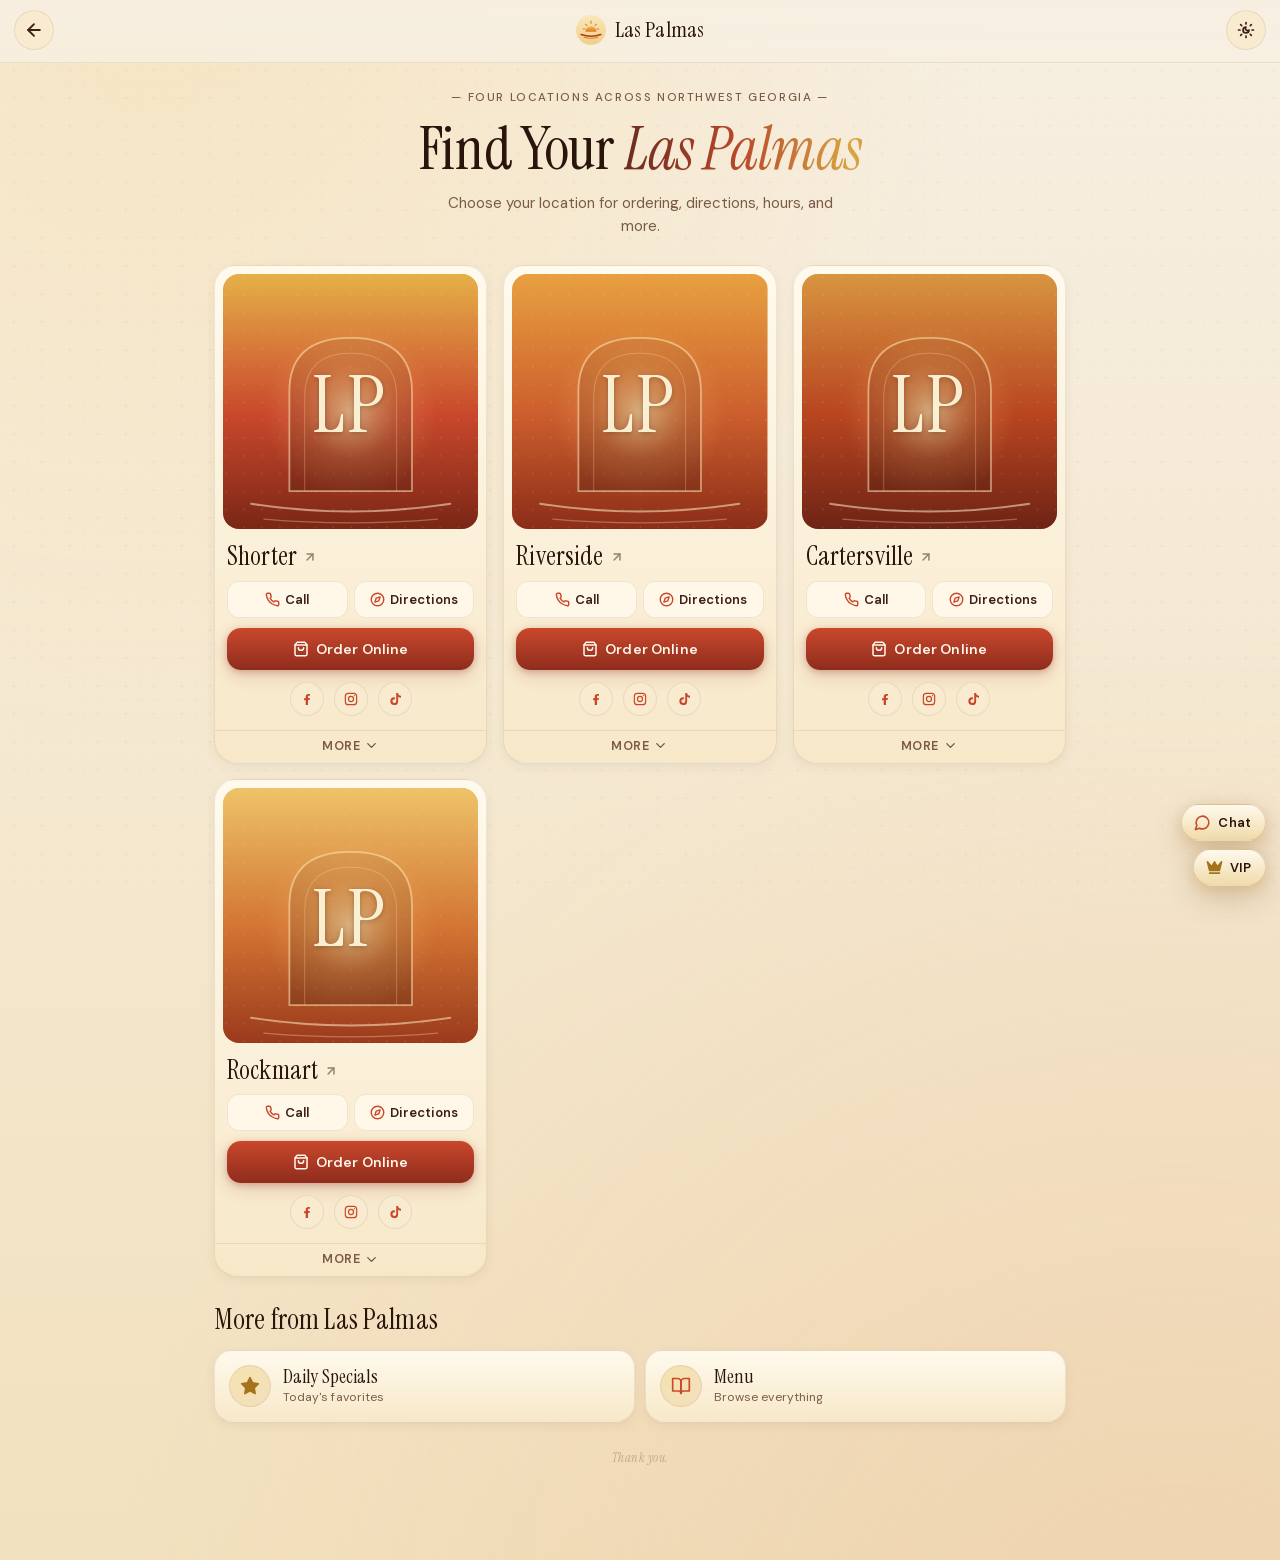
<file: locations/index.html>
<!DOCTYPE html>
<html lang="en">
<head>
<meta charset="utf-8">
<meta name="viewport" content="width=device-width, initial-scale=1">
<title>Las Palmas Locations | Rome, Rockmart &amp; Cartersville, GA</title>
<meta name="description" content="Find your Las Palmas — Shorter, Riverside, Cartersville &amp; Rockmart. Hours, directions, phone numbers, and online ordering for every location.">
<link rel="canonical" href="https://laspalmasmexicanrest.com/locations/">
<meta property="og:type" content="website">
<meta property="og:site_name" content="Las Palmas Mexican Restaurant">
<meta property="og:title" content="Find Your Las Palmas — Four Locations in Northwest Georgia">
<meta property="og:description" content="Choose your location for ordering, directions, hours, and more.">
<meta property="og:url" content="https://laspalmasmexicanrest.com/locations/">
<meta property="og:image" content="https://laspalmasmexicanrest.com/assets/images/shared/og-share.jpg">
<meta name="twitter:card" content="summary_large_image">
<meta name="twitter:title" content="Find Your Las Palmas — Four Locations in Northwest Georgia">
<meta name="twitter:description" content="Choose your location for ordering, directions, hours, and more.">
<meta name="twitter:image" content="https://laspalmasmexicanrest.com/assets/images/shared/og-share.jpg">
<meta name="theme-color" content="#F7EFE2" media="(prefers-color-scheme: light)">
<meta name="theme-color" content="#160C08" media="(prefers-color-scheme: dark)">

<!-- Glenn's theme model: pref (auto|light|dark) in localStorage lp-locations-theme; auto = dark 19:00–07:00 -->
<script>(function(){var p='auto';try{var s=localStorage.getItem('lp-locations-theme');if(s==='auto'||s==='light'||s==='dark')p=s;}catch(e){}var dark=p==='dark'||(p==='auto'&&(function(){try{return window.matchMedia('(prefers-color-scheme: dark)').matches}catch(e){return false}})());document.documentElement.setAttribute('data-lpl-pref',p);document.documentElement.setAttribute('data-lpl-dark',dark?'1':'0');})();</script>

<link rel="preload" href="/assets/fonts/instrument-serif.woff2" as="font" type="font/woff2" crossorigin>
<link rel="preload" href="/assets/fonts/dm-sans-var.woff2" as="font" type="font/woff2" crossorigin>

<style>
@font-face{font-family:'Instrument Serif';src:url('/assets/fonts/instrument-serif.woff2') format('woff2');font-weight:400;font-style:normal;font-display:swap}
@font-face{font-family:'Instrument Serif';src:url('/assets/fonts/instrument-serif-italic.woff2') format('woff2');font-weight:400;font-style:italic;font-display:swap}
@font-face{font-family:'DM Sans';src:url('/assets/fonts/dm-sans-var.woff2') format('woff2');font-weight:100 1000;font-style:normal;font-display:swap}
@font-face{font-family:'DM Sans';src:url('/assets/fonts/dm-sans-italic-var.woff2') format('woff2');font-weight:100 1000;font-style:italic;font-display:swap}

/* ════ LocationsV2.6 baseStyles — ported verbatim ════ */
:root, .lpl-root[data-theme="light"] {
  --bg:           #F7EFE2;
  --bg-deep:      #F2E5C2;
  --surface:      #FFF8E9;
  --surface-soft: #F8EBD0;
  --surface-deep: #F3DFBD;
  --text:         #3D2016;
  --text-strong:  #2A140C;
  --muted:        #7B5B45;
  --soft:         #A38968;
  --gold:         #C8923A;
  --gold-deep:    #A6731D;
  --gold-light:   #F5E2B0;
  --terracotta:        #C9482C;
  --terracotta-deep:   #8F2C1D;
  --terracotta-glow:   rgba(201, 72, 44, 0.20);
  --border:       rgba(120, 75, 35, 0.18);
  --border-soft:  rgba(120, 75, 35, 0.11);
  --shadow-sm:    0 1px 2px rgba(80, 45, 15, 0.04), 0 4px 12px rgba(80, 45, 15, 0.06);
  --shadow-md:    0 2px 4px rgba(80, 45, 15, 0.07), 0 12px 28px rgba(80, 45, 15, 0.10);
  --shadow-lg:    0 4px 8px rgba(80, 45, 15, 0.09), 0 22px 50px rgba(80, 45, 15, 0.14);
  --page-grad:
    radial-gradient(circle at 12% -6%, rgba(245, 219, 165, 0.55) 0%, transparent 42%),
    radial-gradient(circle at 92% 108%, rgba(232, 178, 138, 0.30) 0%, transparent 52%),
    linear-gradient(180deg, #F7EFE2 0%, #F2E1BE 100%);
  --texture-dot:    rgba(160, 110, 60, 0.045);
  --texture-dot-2:  rgba(160, 110, 60, 0.030);
  --header-bg:      rgba(247, 239, 226, 0.94);
  --header-bg-soft: rgba(247, 239, 226, 0.82);
  --card-grad:      linear-gradient(180deg, #FFFAEE 0%, #F7E8C8 100%);
  --card-hover:     linear-gradient(180deg, #FFFCEF 0%, #F4E0B4 100%);
  --details-bg:     rgba(248, 235, 208, 0.55);
  --actbtn-bg:      var(--surface);
  --actbtn-hover:   var(--surface-deep);
  --social-bg:      var(--surface-soft);
  --social-hover:   var(--surface-deep);
  --float-bg:       linear-gradient(180deg, #FFFAEE 0%, #F0DBA9 100%);
  --float-glow:     0 4px 14px rgba(200, 146, 58, 0.30), 0 12px 32px rgba(80, 45, 15, 0.18);
  --hero-shimmer-a: #6B2B1F;
  --hero-shimmer-b: #B9472A;
  --hero-shimmer-c: #D8A640;
  --hero-shimmer-d: #C9482C;
  --hero-shimmer-e: #7A2616;
  --on-terracotta:  #FFF8EC;
  --on-gold:        #3D2016;
  --font-display:   'Instrument Serif', 'Playfair Display', Georgia, serif;
  --font-body:      'DM Sans', -apple-system, BlinkMacSystemFont, 'Segoe UI', sans-serif;
}
.lpl-root[data-theme="dark"] {
  --bg:           #160C08;
  --bg-deep:      #0E0604;
  --surface:      #24140E;
  --surface-soft: #2E1B13;
  --surface-deep: #38241A;
  --text:         #F4E3C4;
  --text-strong:  #FAEDD0;
  --muted:        #C5A987;
  --soft:         #9A7E62;
  --gold:         #D3A647;
  --gold-deep:    #E1B85A;
  --gold-light:   #3F2D14;
  --terracotta:        #D45A35;
  --terracotta-deep:   #A33A22;
  --terracotta-glow:   rgba(212, 90, 53, 0.30);
  --border:       rgba(211, 166, 71, 0.22);
  --border-soft:  rgba(211, 166, 71, 0.13);
  --shadow-sm:    0 1px 2px rgba(0, 0, 0, 0.40), 0 4px 12px rgba(0, 0, 0, 0.45);
  --shadow-md:    0 2px 6px rgba(0, 0, 0, 0.45), 0 14px 32px rgba(0, 0, 0, 0.55);
  --shadow-lg:    0 4px 10px rgba(0, 0, 0, 0.50), 0 24px 56px rgba(0, 0, 0, 0.65);
  --page-grad:
    radial-gradient(circle at 12% -6%, rgba(180, 105, 50, 0.20) 0%, transparent 45%),
    radial-gradient(circle at 92% 108%, rgba(150, 75, 35, 0.22) 0%, transparent 52%),
    linear-gradient(180deg, #160C08 0%, #0E0604 100%);
  --texture-dot:    rgba(220, 170, 100, 0.028);
  --texture-dot-2:  rgba(220, 170, 100, 0.020);
  --header-bg:      rgba(20, 12, 7, 0.92);
  --header-bg-soft: rgba(20, 12, 7, 0.78);
  --card-grad:      linear-gradient(180deg, #2A1810 0%, #1D1009 100%);
  --card-hover:     linear-gradient(180deg, #321F15 0%, #21130B 100%);
  --details-bg:     rgba(40, 25, 16, 0.7);
  --actbtn-bg:      var(--surface-soft);
  --actbtn-hover:   var(--surface-deep);
  --social-bg:      var(--surface-soft);
  --social-hover:   var(--surface-deep);
  --float-bg:       linear-gradient(180deg, #3A2615 0%, #1F1209 100%);
  --float-glow:     0 4px 14px rgba(211, 166, 71, 0.24), 0 12px 36px rgba(0, 0, 0, 0.55);
  --hero-shimmer-a: #8F351F;
  --hero-shimmer-b: #D45A35;
  --hero-shimmer-c: #E5B85C;
  --hero-shimmer-d: #C95630;
  --hero-shimmer-e: #6F2A18;
  --on-terracotta:  #FFF5E5;
  --on-gold:        #1E0F08;
}

* { box-sizing: border-box; }
html, body { margin: 0; padding: 0; }
body { background: var(--bg, #F7EFE2); color: var(--text, #3D2016); }

.lpl-root {
  position: relative;
  min-height: 100dvh;
  min-height: 100vh;
  background: var(--page-grad);
  color: var(--text);
  font-family: var(--font-body);
  font-size: 16px;
  line-height: 1.55;
  -webkit-font-smoothing: antialiased;
  -webkit-tap-highlight-color: transparent;
}
.lpl-root::before {
  content: '';
  position: fixed;
  inset: 0;
  pointer-events: none;
  z-index: 0;
  background-image:
    radial-gradient(var(--texture-dot) 1px, transparent 1px),
    radial-gradient(var(--texture-dot-2) 1px, transparent 1px);
  background-size: 28px 28px, 14px 14px;
  background-position: 0 0, 7px 7px;
}

.lpl-header {
  position: sticky;
  top: 0;
  z-index: 30;
  display: grid;
  grid-template-columns: auto 1fr auto;
  align-items: center;
  gap: 10px;
  padding: max(env(safe-area-inset-top), 10px) 14px 12px;
  background: linear-gradient(180deg, var(--header-bg) 0%, var(--header-bg-soft) 100%);
  backdrop-filter: blur(10px);
  -webkit-backdrop-filter: blur(10px);
  border-bottom: 1px solid var(--border-soft);
}
.lpl-iconbtn {
  display: inline-flex;
  align-items: center;
  justify-content: center;
  width: 40px;
  height: 40px;
  border-radius: 999px;
  border: 1px solid var(--border-soft);
  background: var(--surface-soft);
  color: var(--text);
  text-decoration: none;
  cursor: pointer;
  font-family: inherit;
  transition: background 160ms ease, transform 160ms ease, border-color 160ms ease;
}
.lpl-iconbtn:hover { background: var(--surface-deep); border-color: var(--border); }
.lpl-iconbtn:active { transform: scale(0.96); }
.lpl-header-brand { display: inline-flex; align-items: center; justify-content: center; gap: 9px; }
.lpl-header-name {
  font-family: var(--font-display);
  font-size: clamp(19px, 5vw, 22px);
  font-weight: 400;
  color: var(--text-strong);
  letter-spacing: 0.005em;
  line-height: 1;
}
[data-lpl-pref="auto"] .lpl-theme-ico-light, [data-lpl-pref="auto"] .lpl-theme-ico-dark { display: none; }
[data-lpl-pref="light"] .lpl-theme-ico-auto, [data-lpl-pref="light"] .lpl-theme-ico-dark { display: none; }
[data-lpl-pref="dark"] .lpl-theme-ico-auto, [data-lpl-pref="dark"] .lpl-theme-ico-light { display: none; }

.lpl-main { position: relative; z-index: 1; width: 100%; max-width: 880px; margin: 0 auto; padding: 0 14px; }

.lpl-hero { text-align: center; padding: 26px 6px 22px; position: relative; }
.lpl-hero-eyebrow {
  font-size: 11.5px;
  font-weight: 500;
  letter-spacing: 0.14em;
  text-transform: uppercase;
  color: var(--muted);
  margin: 0 0 12px;
  opacity: 0.85;
}
.lpl-hero-title {
  font-family: var(--font-display);
  font-weight: 400;
  font-size: clamp(38px, 11vw, 60px);
  line-height: 1.02;
  color: var(--text-strong);
  margin: 0 0 12px;
  letter-spacing: -0.005em;
}
.lpl-hero-accent {
  background: linear-gradient(90deg, var(--hero-shimmer-a), var(--hero-shimmer-b), var(--hero-shimmer-c), var(--hero-shimmer-d), var(--hero-shimmer-e), var(--hero-shimmer-a));
  background-size: 240% auto;
  -webkit-background-clip: text;
  background-clip: text;
  -webkit-text-fill-color: transparent;
  color: transparent;
  display: inline-block;
  font-style: italic;
  animation: lpl-shimmer 9s ease-in-out infinite;
  filter: drop-shadow(0 1px 0 rgba(0,0,0,0.04));
}
@keyframes lpl-shimmer { 0%, 100% { background-position: 0% 50%; } 50% { background-position: 100% 50%; } }
.lpl-hero-sub { font-size: 15px; color: var(--muted); margin: 0 auto; max-width: 38ch; line-height: 1.5; }

.lpl-section-title {
  font-family: var(--font-display);
  font-weight: 400;
  font-size: clamp(22px, 6vw, 28px);
  color: var(--text-strong);
  margin: 0 0 14px;
  letter-spacing: 0.005em;
  line-height: 1.15;
}

.lpl-grid { display: grid; grid-template-columns: repeat(2, 1fr); gap: 12px; margin: 6px 0 28px; }
@media (min-width: 760px) { .lpl-grid { grid-template-columns: repeat(3, 1fr); gap: 16px; } }
@media (max-width: 340px) { .lpl-grid { grid-template-columns: 1fr; } }

.lpl-card {
  position: relative;
  display: flex;
  flex-direction: column;
  background: var(--card-grad);
  border: 1px solid var(--border-soft);
  border-radius: 22px;
  overflow: hidden;
  box-shadow: var(--shadow-sm);
  transition: transform 220ms ease, box-shadow 220ms ease, border-color 220ms ease, background 220ms ease;
}
.lpl-card:hover { background: var(--card-hover); border-color: var(--border); box-shadow: var(--shadow-md); }
.lpl-card.is-open { box-shadow: var(--shadow-md); border-color: var(--border); }

.lpl-card-imgwrap {
  position: relative;
  width: calc(100% - 16px);
  aspect-ratio: 1 / 1;
  border-radius: 16px;
  overflow: hidden;
  margin: 8px 8px 0;
  background: var(--surface-deep);
  box-shadow: 0 2px 6px rgba(60, 25, 10, 0.10) inset;
}
.lpl-art { display: block; width: 100%; height: 100%; }

.lpl-card-body { padding: 12px 12px 12px; display: flex; flex-direction: column; gap: 10px; }
.lpl-card-name a{color:inherit;text-decoration:none;display:inline-flex;align-items:center;gap:6px}
.lpl-card-name a:hover{color:var(--terracotta)}
.lpl-card-name a svg{opacity:.5}
.lpl-card-name a:hover svg{opacity:1}
.lpl-card-name {
  font-family: var(--font-display);
  font-weight: 400;
  font-size: clamp(22px, 5.5vw, 26px);
  color: var(--text-strong);
  margin: 2px 0 0;
  line-height: 1.05;
  letter-spacing: 0.005em;
}

.lpl-card-actions { display: grid; grid-template-columns: 1fr; gap: 6px; }
@media (min-width: 760px) { .lpl-card-actions { grid-template-columns: 1fr 1fr; } }
.lpl-actbtn {
  display: inline-flex;
  align-items: center;
  justify-content: center;
  gap: 5px;
  min-width: 0;
  padding: 9px 8px;
  background: var(--actbtn-bg);
  border: 1px solid var(--border-soft);
  border-radius: 12px;
  color: var(--text);
  font: 600 13px var(--font-body);
  text-decoration: none;
  cursor: pointer;
  transition: background 140ms ease, border-color 140ms ease, transform 140ms ease;
}
.lpl-actbtn:hover { background: var(--actbtn-hover); border-color: var(--border); }
.lpl-actbtn:active { transform: scale(0.97); }
.lpl-actbtn svg { color: var(--terracotta); flex-shrink: 0; }

.lpl-orderbtn {
  display: inline-flex;
  align-items: center;
  justify-content: center;
  gap: 7px;
  padding: 12px 14px;
  background: linear-gradient(180deg, var(--terracotta) 0%, var(--terracotta-deep) 100%);
  color: var(--on-terracotta);
  border: none;
  border-radius: 14px;
  font: 600 14px var(--font-body);
  text-decoration: none;
  cursor: pointer;
  letter-spacing: 0.01em;
  box-shadow: 0 2px 6px rgba(143, 44, 29, 0.28), 0 6px 18px rgba(143, 44, 29, 0.18);
  transition: transform 160ms ease, box-shadow 160ms ease, filter 160ms ease;
}
.lpl-orderbtn:hover { box-shadow: 0 3px 10px rgba(143, 44, 29, 0.40), 0 10px 28px rgba(143, 44, 29, 0.24); filter: brightness(1.04); }
.lpl-orderbtn:active { transform: scale(0.98); }

.lpl-card-socials { display: flex; align-items: center; justify-content: center; gap: 10px; padding: 2px 0 0; }
.lpl-social {
  display: inline-flex;
  align-items: center;
  justify-content: center;
  width: 34px;
  height: 34px;
  border-radius: 999px;
  background: var(--social-bg);
  border: 1px solid var(--border-soft);
  color: var(--terracotta);
  cursor: pointer;
  text-decoration: none;
  touch-action: manipulation;
  transition: background 140ms ease, color 140ms ease, transform 140ms ease, border-color 140ms ease;
}
.lpl-social:hover { background: var(--social-hover); color: var(--terracotta-deep); border-color: var(--border); }
.lpl-social:active { transform: scale(0.94); }

.lpl-social svg, .lpl-iconbtn svg, .lpl-float-btn svg, .lpl-orderbtn svg, .lpl-actbtn svg, .lpl-bigbtn-icon svg, .lpl-more-btn svg { pointer-events: none; }
.lpl-iconbtn, .lpl-orderbtn, .lpl-actbtn, .lpl-bigbtn, .lpl-float-btn, .lpl-more-btn { touch-action: manipulation; }

.lpl-more-btn {
  display: inline-flex;
  align-items: center;
  justify-content: center;
  gap: 4px;
  width: calc(100% + 24px);
  padding: 7px 10px;
  background: transparent;
  border: none;
  border-top: 1px solid var(--border-soft);
  border-radius: 0;
  color: var(--muted);
  font: 600 12.5px var(--font-body);
  letter-spacing: 0.04em;
  text-transform: uppercase;
  cursor: pointer;
  margin: 4px -12px -12px;
  transition: color 140ms ease, background 140ms ease;
}
.lpl-more-btn:hover { color: var(--text); background: var(--surface-soft); }
.lpl-more-chev { transition: transform 280ms cubic-bezier(.4, .14, .3, 1); }
.lpl-more-chev.is-flipped { transform: rotate(180deg); }

.lpl-details {
  max-height: 0;
  overflow: hidden;
  opacity: 0;
  background: var(--details-bg);
  transition:
    max-height 380ms cubic-bezier(.4, .14, .3, 1),
    opacity 260ms ease,
    padding 380ms cubic-bezier(.4, .14, .3, 1);
  border-top: 1px solid transparent;
}
.lpl-details.is-open { max-height: 900px; opacity: 1; border-top: 1px solid var(--border-soft); }
.lpl-details-inner { padding: 14px 14px 16px; display: flex; flex-direction: column; gap: 12px; }

.lpl-detail-block { margin: 0; font-size: 13.5px; }
.lpl-detail-block dt {
  font-family: var(--font-body);
  font-weight: 600;
  font-size: 10.5px;
  letter-spacing: 0.12em;
  text-transform: uppercase;
  color: var(--soft);
  margin-bottom: 5px;
}
.lpl-detail-block dt:not(:first-child) { margin-top: 14px; }
.lpl-detail-block dd { margin: 0; color: var(--text); line-height: 1.45; word-break: break-word; }
.lpl-detail-link {
  color: var(--terracotta);
  text-decoration: underline;
  text-underline-offset: 3px;
  text-decoration-thickness: 1px;
  font-weight: 500;
}
.lpl-detail-link:hover { color: var(--terracotta-deep); }

.lpl-hours { list-style: none; margin: 0; padding: 0; display: flex; flex-direction: column; gap: 4px; }
.lpl-hours li { display: flex; justify-content: space-between; gap: 12px; font-size: 13px; color: var(--text); }
.lpl-hours-days { font-weight: 600; color: var(--text-strong); }
.lpl-hours-time { color: var(--muted); font-variant-numeric: tabular-nums; }

.lpl-bottom { margin: 18px 0 22px; }
.lpl-bottom-actions { display: grid; grid-template-columns: 1fr 1fr; gap: 10px; }
@media (max-width: 380px) { .lpl-bottom-actions { grid-template-columns: 1fr; } }
.lpl-bigbtn {
  display: flex;
  align-items: center;
  gap: 12px;
  padding: 14px 14px;
  border: 1px solid var(--border-soft);
  border-radius: 18px;
  text-decoration: none;
  background: var(--card-grad);
  color: var(--text);
  box-shadow: var(--shadow-sm);
  cursor: pointer;
  transition: transform 180ms ease, box-shadow 180ms ease, border-color 180ms ease, background 180ms ease;
}
.lpl-bigbtn:hover { border-color: var(--border); box-shadow: var(--shadow-md); transform: translateY(-1px); background: var(--card-hover); }
.lpl-bigbtn:active { transform: translateY(0); }
.lpl-bigbtn-icon {
  flex-shrink: 0;
  width: 42px;
  height: 42px;
  border-radius: 999px;
  display: inline-flex;
  align-items: center;
  justify-content: center;
  background: radial-gradient(circle at 35% 30%, var(--gold-light) 0%, var(--surface-deep) 100%);
  border: 1px solid var(--border-soft);
  color: var(--terracotta);
}
.lpl-bigbtn--specials .lpl-bigbtn-icon { color: var(--gold-deep); }
.lpl-bigbtn-text { display: flex; flex-direction: column; gap: 1px; min-width: 0; }
.lpl-bigbtn-title { font-family: var(--font-display); font-size: 19px; font-weight: 400; color: var(--text-strong); line-height: 1.05; }
.lpl-bigbtn-sub { font-size: 12px; color: var(--muted); letter-spacing: 0.005em; }

.lpl-bottom-spacer { height: calc(env(safe-area-inset-bottom, 0px) + 88px); }

.lpl-float {
  position: fixed;
  right: 14px;
  bottom: calc(env(safe-area-inset-bottom, 0px) + 14px);
  z-index: 50;
  display: flex;
  flex-direction: column;
  gap: 8px;
  align-items: flex-end;
}
.lpl-float-btn {
  display: inline-flex;
  align-items: center;
  gap: 7px;
  padding: 9px 14px 9px 12px;
  background: var(--float-bg);
  color: var(--text-strong);
  font: 600 13px var(--font-body);
  text-decoration: none;
  border: 1px solid var(--border);
  border-radius: 999px;
  box-shadow: var(--float-glow);
  cursor: pointer;
  letter-spacing: 0.01em;
  transition: transform 160ms ease, box-shadow 160ms ease, filter 160ms ease;
  -webkit-backdrop-filter: blur(6px);
  backdrop-filter: blur(6px);
}
.lpl-float-btn:hover { filter: brightness(1.04); box-shadow: 0 6px 18px rgba(200, 146, 58, 0.36), 0 14px 36px rgba(80, 45, 15, 0.20); }
.lpl-float-btn:active { transform: scale(0.96); }
.lpl-float-btn--chat svg { color: var(--terracotta); }
.lpl-float-btn--vip svg  { color: var(--gold-deep); }

.lpl-root a:focus-visible, .lpl-root button:focus-visible { outline: 2px solid var(--gold); outline-offset: 2px; }

@media (prefers-reduced-motion: no-preference) {
  .lpl-hero-eyebrow, .lpl-hero-title, .lpl-hero-sub {
    opacity: 0;
    transform: translateY(8px);
    animation: lpl-rise 700ms cubic-bezier(.2, .7, .2, 1) forwards;
  }
  .lpl-hero-eyebrow { animation-delay: 60ms; }
  .lpl-hero-title   { animation-delay: 160ms; }
  .lpl-hero-sub     { animation-delay: 320ms; }
  .lpl-card {
    opacity: 0;
    transform: translateY(10px);
    animation: lpl-rise 600ms cubic-bezier(.2, .7, .2, 1) forwards;
  }
  .lpl-grid > .lpl-card:nth-child(1) { animation-delay: 380ms; }
  .lpl-grid > .lpl-card:nth-child(2) { animation-delay: 450ms; }
  .lpl-grid > .lpl-card:nth-child(3) { animation-delay: 520ms; }
  .lpl-grid > .lpl-card:nth-child(4) { animation-delay: 580ms; }
}
@keyframes lpl-rise { to { opacity: 1; transform: translateY(0); } }
@media (prefers-reduced-motion: reduce) { .lpl-hero-accent { animation: none; } }

/* Discreet "Thank you." line (hours-editor gate in the prototype; editor is backend-deferred) */
.lpl-thankyou-btn {
  display: block;
  margin: 18px auto 0;
  padding: 6px 14px;
  background: transparent;
  border: none;
  font: 400 italic 12.5px var(--font-display);
  color: var(--soft);
  opacity: 0.6;
  letter-spacing: 0.04em;
  text-align: center;
}
</style>

<script type="application/ld+json">
{
  "@context": "https://schema.org",
  "@type": "ItemList",
  "name": "Las Palmas Locations",
  "itemListElement": [
    { "@type": "ListItem", "position": 1, "name": "Las Palmas Shorter — Rome, GA", "item": "https://laspalmasmexicanrest.com/shorter/" },
    { "@type": "ListItem", "position": 2, "name": "Las Palmas Riverside — Rome, GA", "item": "https://laspalmasmexicanrest.com/riverside/" },
    { "@type": "ListItem", "position": 3, "name": "Las Palmas Cartersville — Cartersville, GA", "item": "https://laspalmasmexicanrest.com/cartersville/" },
    { "@type": "ListItem", "position": 4, "name": "Las Palmas Rockmart — Rockmart, GA", "item": "https://laspalmasmexicanrest.com/rockmart/" }
  ]
}
</script>
<script type="application/ld+json">
{
  "@context": "https://schema.org",
  "@type": "BreadcrumbList",
  "itemListElement": [
    { "@type": "ListItem", "position": 1, "name": "Home", "item": "https://laspalmasmexicanrest.com/" },
    { "@type": "ListItem", "position": 2, "name": "Locations", "item": "https://laspalmasmexicanrest.com/locations/" }
  ]
}
</script>
</head>
<body>
<div class="lpl-root" id="lpl-root" data-theme="light">

  <!-- Header -->
  <header class="lpl-header" role="banner">
    <a href="/" class="lpl-iconbtn" aria-label="Las Palmas home">
      <svg width="20" height="20" viewBox="0 0 24 24" fill="none" stroke="currentColor" stroke-width="2.25" stroke-linecap="round" stroke-linejoin="round" aria-hidden="true"><path d="m12 19-7-7 7-7"/><path d="M19 12H5"/></svg>
    </a>
    <div class="lpl-header-brand">
      <svg viewBox="0 0 44 44" width="30" height="30" aria-hidden="true">
        <defs>
          <linearGradient id="lpl-hm-bg" x1="0" y1="0" x2="0" y2="1"><stop offset="0%" stop-color="#FBE7BD"/><stop offset="100%" stop-color="#F0CF87"/></linearGradient>
          <linearGradient id="lpl-hm-sun" x1="0" y1="0" x2="0" y2="1"><stop offset="0%" stop-color="#F5BE3F"/><stop offset="100%" stop-color="#E07628"/></linearGradient>
        </defs>
        <circle cx="22" cy="22" r="22" fill="url(#lpl-hm-bg)"/>
        <g stroke="#C8801E" stroke-width="1.6" stroke-linecap="round" opacity="0.85">
          <line x1="22" y1="9" x2="22" y2="12.5"/><line x1="14" y1="13.5" x2="16.2" y2="15.7"/><line x1="30" y1="13.5" x2="27.8" y2="15.7"/><line x1="10.5" y1="20.5" x2="13.5" y2="20.5"/><line x1="33.5" y1="20.5" x2="30.5" y2="20.5"/>
        </g>
        <path d="M 14 24.5 a 8 8 0 0 1 16 0 z" fill="url(#lpl-hm-sun)"/>
        <path d="M 7.5 28.5 Q 22 33.5 36.5 28.5" stroke="#B23A14" stroke-width="2.2" fill="none" stroke-linecap="round"/>
        <path d="M 12 32.5 Q 22 35.5 32 32.5" stroke="#D88239" stroke-width="1.6" fill="none" stroke-linecap="round"/>
      </svg>
      <span class="lpl-header-name">Las Palmas</span>
    </div>
    <button type="button" id="lpl-theme" class="lpl-iconbtn" aria-label="Theme: auto. Click to change.">
      <svg class="lpl-theme-ico-auto" width="18" height="18" viewBox="0 0 24 24" fill="none" stroke="currentColor" stroke-width="2.25" stroke-linecap="round" stroke-linejoin="round" aria-hidden="true"><path d="M12 8a2.83 2.83 0 0 0 4 4 4 4 0 1 1-4-4"/><path d="M12 2v2"/><path d="M12 20v2"/><path d="m4.9 4.9 1.4 1.4"/><path d="m17.7 17.7 1.4 1.4"/><path d="M2 12h2"/><path d="M20 12h2"/><path d="m6.3 17.7-1.4 1.4"/><path d="m19.1 4.9-1.4 1.4"/></svg>
      <svg class="lpl-theme-ico-light" width="18" height="18" viewBox="0 0 24 24" fill="none" stroke="currentColor" stroke-width="2.25" stroke-linecap="round" stroke-linejoin="round" aria-hidden="true"><circle cx="12" cy="12" r="4"/><path d="M12 2v2M12 20v2M4.93 4.93l1.41 1.41M17.66 17.66l1.41 1.41M2 12h2M20 12h2M4.93 19.07l1.41-1.41M17.66 6.34l1.41-1.41"/></svg>
      <svg class="lpl-theme-ico-dark" width="18" height="18" viewBox="0 0 24 24" fill="none" stroke="currentColor" stroke-width="2.25" stroke-linecap="round" stroke-linejoin="round" aria-hidden="true"><path d="M21 12.79A9 9 0 1 1 11.21 3 7 7 0 0 0 21 12.79z"/></svg>
    </button>
  </header>

  <main class="lpl-main">
    <!-- Hero -->
    <section class="lpl-hero" aria-labelledby="lpl-hero-title">
      <p class="lpl-hero-eyebrow">— Four locations across Northwest Georgia —</p>
      <h1 id="lpl-hero-title" class="lpl-hero-title">Find Your <span class="lpl-hero-accent">Las Palmas</span></h1>
      <p class="lpl-hero-sub">Choose your location for ordering, directions, hours, and more.</p>
    </section>

    <!-- Location grid -->
    <section class="lpl-grid" aria-label="Las Palmas locations">

      <!-- Shorter — amber palette -->
      <article class="lpl-card" data-loc="shorter">
        <div class="lpl-card-imgwrap">
          <svg viewBox="0 0 200 200" preserveAspectRatio="xMidYMid slice" class="lpl-art" aria-hidden="true">
            <defs>
              <linearGradient id="lpl-bg-amber" x1="0" y1="0" x2="0" y2="1"><stop offset="0%" stop-color="#E6B048"/><stop offset="55%" stop-color="#C9482C"/><stop offset="100%" stop-color="#7A2616"/></linearGradient>
              <radialGradient id="lpl-sun-amber" cx="100" cy="108" r="68" gradientUnits="userSpaceOnUse"><stop offset="0%" stop-color="rgba(255, 232, 178, 0.75)"/><stop offset="55%" stop-color="rgba(255, 200, 125, 0.18)"/><stop offset="100%" stop-color="rgba(255, 200, 125, 0)"/></radialGradient>
              <pattern id="lpl-dots-amber" x="0" y="0" width="14" height="14" patternUnits="userSpaceOnUse"><circle cx="2.5" cy="2.5" r="0.7" fill="rgba(255, 240, 210, 0.13)"/></pattern>
              <linearGradient id="lpl-arch-amber" x1="0" y1="0" x2="0" y2="1"><stop offset="0%" stop-color="rgba(35, 16, 8, 0.05)"/><stop offset="100%" stop-color="rgba(35, 16, 8, 0.22)"/></linearGradient>
            </defs>
            <rect width="200" height="200" fill="url(#lpl-bg-amber)"/>
            <rect width="200" height="200" fill="url(#lpl-dots-amber)"/>
            <circle cx="100" cy="108" r="68" fill="url(#lpl-sun-amber)"/>
            <path d="M 52 170 L 52 92 Q 52 50 100 50 Q 148 50 148 92 L 148 170 Z" fill="url(#lpl-arch-amber)" stroke="rgba(255, 232, 180, 0.55)" stroke-width="1.4"/>
            <path d="M 64 170 L 64 96 Q 64 62 100 62 Q 136 62 136 96 L 136 170" fill="none" stroke="rgba(255, 232, 180, 0.32)" stroke-width="0.7"/>
            <text x="100" y="124" text-anchor="middle" fill="rgba(255, 246, 218, 0.94)" font-family="'Instrument Serif', Georgia, serif" font-size="62" font-weight="400" letter-spacing="2.5" style="filter:drop-shadow(0 1px 2px rgba(60, 25, 10, 0.35))">LP</text>
            <path d="M 22 180 Q 100 192 178 180" stroke="rgba(255, 235, 200, 0.55)" stroke-width="1.5" fill="none" stroke-linecap="round"/>
            <path d="M 32 192 Q 100 198 168 192" stroke="rgba(255, 235, 200, 0.32)" stroke-width="1" fill="none" stroke-linecap="round"/>
          </svg>
        </div>
        <div class="lpl-card-body">
          <h3 class="lpl-card-name"><a href="/shorter/" aria-label="Shorter location page">Shorter <svg width="14" height="14" viewBox="0 0 24 24" fill="none" stroke="currentColor" stroke-width="2.5" stroke-linecap="round" stroke-linejoin="round" aria-hidden="true" style="vertical-align:-1px"><path d="M7 7h10v10"/><path d="M7 17 17 7"/></svg></a></h3>
          <div class="lpl-card-actions">
            <a href="tel:7062919788" class="lpl-actbtn" aria-label="Call Shorter at 706-291-9788">
              <svg width="15" height="15" viewBox="0 0 24 24" fill="none" stroke="currentColor" stroke-width="2.25" stroke-linecap="round" stroke-linejoin="round" aria-hidden="true"><path d="M22 16.92v3a2 2 0 0 1-2.18 2 19.79 19.79 0 0 1-8.63-3.07 19.5 19.5 0 0 1-6-6 19.79 19.79 0 0 1-3.07-8.67A2 2 0 0 1 4.11 2h3a2 2 0 0 1 2 1.72 12.84 12.84 0 0 0 .7 2.81 2 2 0 0 1-.45 2.11L8.09 9.91a16 16 0 0 0 6 6l1.27-1.27a2 2 0 0 1 2.11-.45 12.84 12.84 0 0 0 2.81.7A2 2 0 0 1 22 16.92z"/></svg>
              <span>Call</span>
            </a>
            <a href="https://maps.app.goo.gl/NtYwt68mdmp5UQ7S6?g_st=ac" target="_blank" rel="noopener noreferrer" class="lpl-actbtn" aria-label="Get directions to Shorter">
              <svg width="15" height="15" viewBox="0 0 24 24" fill="none" stroke="currentColor" stroke-width="2.25" stroke-linecap="round" stroke-linejoin="round" aria-hidden="true"><circle cx="12" cy="12" r="10"/><polygon points="16.24 7.76 14.12 14.12 7.76 16.24 9.88 9.88 16.24 7.76"/></svg>
              <span>Directions</span>
            </a>
          </div>
          <a href="https://order.online/store/las-palmas-mexican-restaurant-rome-33448963/?hideModal=true&amp;delivery=true" target="_blank" rel="noopener noreferrer" class="lpl-orderbtn" aria-label="Order online from Shorter">
            <svg width="16" height="16" viewBox="0 0 24 24" fill="none" stroke="currentColor" stroke-width="2.25" stroke-linecap="round" stroke-linejoin="round" aria-hidden="true"><path d="M6 2 3 6v14a2 2 0 0 0 2 2h14a2 2 0 0 0 2-2V6l-3-4Z"/><path d="M3 6h18"/><path d="M16 10a4 4 0 0 1-8 0"/></svg>
            <span>Order Online</span>
          </a>
          <div class="lpl-card-socials" role="group" aria-label="Shorter social media">
            <a href="https://www.facebook.com/LasPalmasMexicanRestShorter" target="_blank" rel="noopener noreferrer" class="lpl-social" aria-label="Shorter on Facebook"><svg viewBox="0 0 24 24" width="16" height="16" fill="currentColor" aria-hidden="true"><path d="M13.5 21v-7.5h2.4l.4-3h-2.8V8.7c0-.87.27-1.47 1.52-1.47H16.4V4.55c-.28-.04-1.25-.13-2.38-.13-2.36 0-3.98 1.44-3.98 4.08v2.27H7.6v3h2.44V21h3.46z"/></svg></a>
            <a href="https://www.instagram.com/laspalmasmexicanrestaurants" target="_blank" rel="noopener noreferrer" class="lpl-social" aria-label="Shorter on Instagram"><svg viewBox="0 0 24 24" width="16" height="16" fill="none" stroke="currentColor" stroke-width="1.8" stroke-linecap="round" stroke-linejoin="round" aria-hidden="true"><rect x="3.5" y="3.5" width="17" height="17" rx="4.5"/><circle cx="12" cy="12" r="3.8"/><circle cx="17.1" cy="6.9" r="0.9" fill="currentColor" stroke="none"/></svg></a>
            <a href="https://www.tiktok.com/@laspalmas_shorter" target="_blank" rel="noopener noreferrer" class="lpl-social" aria-label="Shorter on TikTok"><svg viewBox="0 0 24 24" width="16" height="16" fill="currentColor" aria-hidden="true"><path d="M16.7 3h-2.85v12.06a2.84 2.84 0 1 1-2.84-2.84c.3 0 .58.05.85.14V9.42c-.28-.04-.56-.06-.85-.06A5.85 5.85 0 1 0 16.7 15.2V8.78a7.46 7.46 0 0 0 4.3 1.36V7.27a4.6 4.6 0 0 1-4.3-4.27z"/></svg></a>
          </div>
          <button type="button" class="lpl-more-btn" aria-expanded="false" aria-controls="lpl-details-shorter" data-more="shorter">
            <span data-more-label>More</span>
            <svg class="lpl-more-chev" width="15" height="15" viewBox="0 0 24 24" fill="none" stroke="currentColor" stroke-width="2.25" stroke-linecap="round" stroke-linejoin="round" aria-hidden="true"><path d="m6 9 6 6 6-6"/></svg>
          </button>
        </div>
        <div id="lpl-details-shorter" class="lpl-details" role="region" aria-label="Shorter details">
          <div class="lpl-details-inner">
            <dl class="lpl-detail-block">
              <dt>Address</dt>
              <dd><a href="https://maps.app.goo.gl/NtYwt68mdmp5UQ7S6?g_st=ac" target="_blank" rel="noopener noreferrer" class="lpl-detail-link">246 Shorter Ave NW, Rome, GA 30165</a></dd>
              <dt>Phone</dt>
              <dd><a href="tel:7062919788" class="lpl-detail-link">706-291-9788</a></dd>
              <dt>Hours</dt>
              <dd>
                <ul class="lpl-hours">
                  <li><span class="lpl-hours-days">Sun – Thu</span><span class="lpl-hours-time">11:00 AM – 10:00 PM</span></li>
                  <li><span class="lpl-hours-days">Fri</span><span class="lpl-hours-time">11:00 AM – 10:30 PM</span></li>
                  <li><span class="lpl-hours-days">Sat</span><span class="lpl-hours-time">11:00 AM – 10:00 PM</span></li>
                </ul>
              </dd>
            </dl>
          </div>
        </div>
      </article>

      <!-- Riverside — sunset palette -->
      <article class="lpl-card" data-loc="riverside">
        <div class="lpl-card-imgwrap">
          <svg viewBox="0 0 200 200" preserveAspectRatio="xMidYMid slice" class="lpl-art" aria-hidden="true">
            <defs>
              <linearGradient id="lpl-bg-sunset" x1="0" y1="0" x2="0" y2="1"><stop offset="0%" stop-color="#E8A040"/><stop offset="55%" stop-color="#CC5E2D"/><stop offset="100%" stop-color="#8B2D18"/></linearGradient>
              <radialGradient id="lpl-sun-sunset" cx="100" cy="108" r="68" gradientUnits="userSpaceOnUse"><stop offset="0%" stop-color="rgba(255, 232, 178, 0.75)"/><stop offset="55%" stop-color="rgba(255, 200, 125, 0.18)"/><stop offset="100%" stop-color="rgba(255, 200, 125, 0)"/></radialGradient>
              <pattern id="lpl-dots-sunset" x="0" y="0" width="14" height="14" patternUnits="userSpaceOnUse"><circle cx="2.5" cy="2.5" r="0.7" fill="rgba(255, 240, 210, 0.13)"/></pattern>
              <linearGradient id="lpl-arch-sunset" x1="0" y1="0" x2="0" y2="1"><stop offset="0%" stop-color="rgba(35, 16, 8, 0.05)"/><stop offset="100%" stop-color="rgba(35, 16, 8, 0.22)"/></linearGradient>
            </defs>
            <rect width="200" height="200" fill="url(#lpl-bg-sunset)"/>
            <rect width="200" height="200" fill="url(#lpl-dots-sunset)"/>
            <circle cx="100" cy="108" r="68" fill="url(#lpl-sun-sunset)"/>
            <path d="M 52 170 L 52 92 Q 52 50 100 50 Q 148 50 148 92 L 148 170 Z" fill="url(#lpl-arch-sunset)" stroke="rgba(255, 232, 180, 0.55)" stroke-width="1.4"/>
            <path d="M 64 170 L 64 96 Q 64 62 100 62 Q 136 62 136 96 L 136 170" fill="none" stroke="rgba(255, 232, 180, 0.32)" stroke-width="0.7"/>
            <text x="100" y="124" text-anchor="middle" fill="rgba(255, 246, 218, 0.94)" font-family="'Instrument Serif', Georgia, serif" font-size="62" font-weight="400" letter-spacing="2.5" style="filter:drop-shadow(0 1px 2px rgba(60, 25, 10, 0.35))">LP</text>
            <path d="M 22 180 Q 100 192 178 180" stroke="rgba(255, 235, 200, 0.55)" stroke-width="1.5" fill="none" stroke-linecap="round"/>
            <path d="M 32 192 Q 100 198 168 192" stroke="rgba(255, 235, 200, 0.32)" stroke-width="1" fill="none" stroke-linecap="round"/>
          </svg>
        </div>
        <div class="lpl-card-body">
          <h3 class="lpl-card-name"><a href="/riverside/" aria-label="Riverside location page">Riverside <svg width="14" height="14" viewBox="0 0 24 24" fill="none" stroke="currentColor" stroke-width="2.5" stroke-linecap="round" stroke-linejoin="round" aria-hidden="true" style="vertical-align:-1px"><path d="M7 7h10v10"/><path d="M7 17 17 7"/></svg></a></h3>
          <div class="lpl-card-actions">
            <a href="tel:7062350555" class="lpl-actbtn" aria-label="Call Riverside at 706-235-0555">
              <svg width="15" height="15" viewBox="0 0 24 24" fill="none" stroke="currentColor" stroke-width="2.25" stroke-linecap="round" stroke-linejoin="round" aria-hidden="true"><path d="M22 16.92v3a2 2 0 0 1-2.18 2 19.79 19.79 0 0 1-8.63-3.07 19.5 19.5 0 0 1-6-6 19.79 19.79 0 0 1-3.07-8.67A2 2 0 0 1 4.11 2h3a2 2 0 0 1 2 1.72 12.84 12.84 0 0 0 .7 2.81 2 2 0 0 1-.45 2.11L8.09 9.91a16 16 0 0 0 6 6l1.27-1.27a2 2 0 0 1 2.11-.45 12.84 12.84 0 0 0 2.81.7A2 2 0 0 1 22 16.92z"/></svg>
              <span>Call</span>
            </a>
            <a href="https://maps.app.goo.gl/dp5atybNyxoMBAwr9?g_st=ac" target="_blank" rel="noopener noreferrer" class="lpl-actbtn" aria-label="Get directions to Riverside">
              <svg width="15" height="15" viewBox="0 0 24 24" fill="none" stroke="currentColor" stroke-width="2.25" stroke-linecap="round" stroke-linejoin="round" aria-hidden="true"><circle cx="12" cy="12" r="10"/><polygon points="16.24 7.76 14.12 14.12 7.76 16.24 9.88 9.88 16.24 7.76"/></svg>
              <span>Directions</span>
            </a>
          </div>
          <a href="https://order.online/store/las-palmas-mexican-restaurant-rome-33450519/?hideModal=true" target="_blank" rel="noopener noreferrer" class="lpl-orderbtn" aria-label="Order online from Riverside">
            <svg width="16" height="16" viewBox="0 0 24 24" fill="none" stroke="currentColor" stroke-width="2.25" stroke-linecap="round" stroke-linejoin="round" aria-hidden="true"><path d="M6 2 3 6v14a2 2 0 0 0 2 2h14a2 2 0 0 0 2-2V6l-3-4Z"/><path d="M3 6h18"/><path d="M16 10a4 4 0 0 1-8 0"/></svg>
            <span>Order Online</span>
          </a>
          <div class="lpl-card-socials" role="group" aria-label="Riverside social media">
            <a href="https://www.facebook.com/share/17mXsWV6XS/" target="_blank" rel="noopener noreferrer" class="lpl-social" aria-label="Riverside on Facebook"><svg viewBox="0 0 24 24" width="16" height="16" fill="currentColor" aria-hidden="true"><path d="M13.5 21v-7.5h2.4l.4-3h-2.8V8.7c0-.87.27-1.47 1.52-1.47H16.4V4.55c-.28-.04-1.25-.13-2.38-.13-2.36 0-3.98 1.44-3.98 4.08v2.27H7.6v3h2.44V21h3.46z"/></svg></a>
            <a href="https://www.instagram.com/laspalmasmexicanrestaurants" target="_blank" rel="noopener noreferrer" class="lpl-social" aria-label="Riverside on Instagram"><svg viewBox="0 0 24 24" width="16" height="16" fill="none" stroke="currentColor" stroke-width="1.8" stroke-linecap="round" stroke-linejoin="round" aria-hidden="true"><rect x="3.5" y="3.5" width="17" height="17" rx="4.5"/><circle cx="12" cy="12" r="3.8"/><circle cx="17.1" cy="6.9" r="0.9" fill="currentColor" stroke="none"/></svg></a>
            <a href="https://www.tiktok.com/@laspalmas_riverside" target="_blank" rel="noopener noreferrer" class="lpl-social" aria-label="Riverside on TikTok"><svg viewBox="0 0 24 24" width="16" height="16" fill="currentColor" aria-hidden="true"><path d="M16.7 3h-2.85v12.06a2.84 2.84 0 1 1-2.84-2.84c.3 0 .58.05.85.14V9.42c-.28-.04-.56-.06-.85-.06A5.85 5.85 0 1 0 16.7 15.2V8.78a7.46 7.46 0 0 0 4.3 1.36V7.27a4.6 4.6 0 0 1-4.3-4.27z"/></svg></a>
          </div>
          <button type="button" class="lpl-more-btn" aria-expanded="false" aria-controls="lpl-details-riverside" data-more="riverside">
            <span data-more-label>More</span>
            <svg class="lpl-more-chev" width="15" height="15" viewBox="0 0 24 24" fill="none" stroke="currentColor" stroke-width="2.25" stroke-linecap="round" stroke-linejoin="round" aria-hidden="true"><path d="m6 9 6 6 6-6"/></svg>
          </button>
        </div>
        <div id="lpl-details-riverside" class="lpl-details" role="region" aria-label="Riverside details">
          <div class="lpl-details-inner">
            <dl class="lpl-detail-block">
              <dt>Address</dt>
              <dd><a href="https://maps.app.goo.gl/dp5atybNyxoMBAwr9?g_st=ac" target="_blank" rel="noopener noreferrer" class="lpl-detail-link">311 Riverside Pkwy NE, Rome, GA 30161</a></dd>
              <dt>Phone</dt>
              <dd><a href="tel:7062350555" class="lpl-detail-link">706-235-0555</a></dd>
              <dt>Hours</dt>
              <dd>
                <ul class="lpl-hours">
                  <li><span class="lpl-hours-days">Mon – Fri</span><span class="lpl-hours-time">11:00 AM – 10:00 PM</span></li>
                  <li><span class="lpl-hours-days">Sat</span><span class="lpl-hours-time">11:00 AM – 10:30 PM</span></li>
                  <li><span class="lpl-hours-days">Sun</span><span class="lpl-hours-time">11:00 AM – 10:00 PM</span></li>
                </ul>
              </dd>
            </dl>
          </div>
        </div>
      </article>

      <!-- Cartersville — rust palette -->
      <article class="lpl-card" data-loc="cartersville">
        <div class="lpl-card-imgwrap">
          <svg viewBox="0 0 200 200" preserveAspectRatio="xMidYMid slice" class="lpl-art" aria-hidden="true">
            <defs>
              <linearGradient id="lpl-bg-rust" x1="0" y1="0" x2="0" y2="1"><stop offset="0%" stop-color="#D89540"/><stop offset="55%" stop-color="#B84520"/><stop offset="100%" stop-color="#6E2316"/></linearGradient>
              <radialGradient id="lpl-sun-rust" cx="100" cy="108" r="68" gradientUnits="userSpaceOnUse"><stop offset="0%" stop-color="rgba(255, 232, 178, 0.75)"/><stop offset="55%" stop-color="rgba(255, 200, 125, 0.18)"/><stop offset="100%" stop-color="rgba(255, 200, 125, 0)"/></radialGradient>
              <pattern id="lpl-dots-rust" x="0" y="0" width="14" height="14" patternUnits="userSpaceOnUse"><circle cx="2.5" cy="2.5" r="0.7" fill="rgba(255, 240, 210, 0.13)"/></pattern>
              <linearGradient id="lpl-arch-rust" x1="0" y1="0" x2="0" y2="1"><stop offset="0%" stop-color="rgba(35, 16, 8, 0.05)"/><stop offset="100%" stop-color="rgba(35, 16, 8, 0.22)"/></linearGradient>
            </defs>
            <rect width="200" height="200" fill="url(#lpl-bg-rust)"/>
            <rect width="200" height="200" fill="url(#lpl-dots-rust)"/>
            <circle cx="100" cy="108" r="68" fill="url(#lpl-sun-rust)"/>
            <path d="M 52 170 L 52 92 Q 52 50 100 50 Q 148 50 148 92 L 148 170 Z" fill="url(#lpl-arch-rust)" stroke="rgba(255, 232, 180, 0.55)" stroke-width="1.4"/>
            <path d="M 64 170 L 64 96 Q 64 62 100 62 Q 136 62 136 96 L 136 170" fill="none" stroke="rgba(255, 232, 180, 0.32)" stroke-width="0.7"/>
            <text x="100" y="124" text-anchor="middle" fill="rgba(255, 246, 218, 0.94)" font-family="'Instrument Serif', Georgia, serif" font-size="62" font-weight="400" letter-spacing="2.5" style="filter:drop-shadow(0 1px 2px rgba(60, 25, 10, 0.35))">LP</text>
            <path d="M 22 180 Q 100 192 178 180" stroke="rgba(255, 235, 200, 0.55)" stroke-width="1.5" fill="none" stroke-linecap="round"/>
            <path d="M 32 192 Q 100 198 168 192" stroke="rgba(255, 235, 200, 0.32)" stroke-width="1" fill="none" stroke-linecap="round"/>
          </svg>
        </div>
        <div class="lpl-card-body">
          <h3 class="lpl-card-name"><a href="/cartersville/" aria-label="Cartersville location page">Cartersville <svg width="14" height="14" viewBox="0 0 24 24" fill="none" stroke="currentColor" stroke-width="2.5" stroke-linecap="round" stroke-linejoin="round" aria-hidden="true" style="vertical-align:-1px"><path d="M7 7h10v10"/><path d="M7 17 17 7"/></svg></a></h3>
          <div class="lpl-card-actions">
            <a href="tel:7703862977" class="lpl-actbtn" aria-label="Call Cartersville at 770-386-2977">
              <svg width="15" height="15" viewBox="0 0 24 24" fill="none" stroke="currentColor" stroke-width="2.25" stroke-linecap="round" stroke-linejoin="round" aria-hidden="true"><path d="M22 16.92v3a2 2 0 0 1-2.18 2 19.79 19.79 0 0 1-8.63-3.07 19.5 19.5 0 0 1-6-6 19.79 19.79 0 0 1-3.07-8.67A2 2 0 0 1 4.11 2h3a2 2 0 0 1 2 1.72 12.84 12.84 0 0 0 .7 2.81 2 2 0 0 1-.45 2.11L8.09 9.91a16 16 0 0 0 6 6l1.27-1.27a2 2 0 0 1 2.11-.45 12.84 12.84 0 0 0 2.81.7A2 2 0 0 1 22 16.92z"/></svg>
              <span>Call</span>
            </a>
            <a href="https://maps.app.goo.gl/sL8KN7RrmxCxdBfG6" target="_blank" rel="noopener noreferrer" class="lpl-actbtn" aria-label="Get directions to Cartersville">
              <svg width="15" height="15" viewBox="0 0 24 24" fill="none" stroke="currentColor" stroke-width="2.25" stroke-linecap="round" stroke-linejoin="round" aria-hidden="true"><circle cx="12" cy="12" r="10"/><polygon points="16.24 7.76 14.12 14.12 7.76 16.24 9.88 9.88 16.24 7.76"/></svg>
              <span>Directions</span>
            </a>
          </div>
          <a href="https://www.livewireorders.com/ordering/restaurant/menu?company_uid=91c58b6a-d322-4781-8a83-98998b9c5453&amp;restaurant_uid=a80eca9a-841b-48ec-9b51-c130487f3ed6&amp;facebook=true" target="_blank" rel="noopener noreferrer" class="lpl-orderbtn" aria-label="Order online from Cartersville">
            <svg width="16" height="16" viewBox="0 0 24 24" fill="none" stroke="currentColor" stroke-width="2.25" stroke-linecap="round" stroke-linejoin="round" aria-hidden="true"><path d="M6 2 3 6v14a2 2 0 0 0 2 2h14a2 2 0 0 0 2-2V6l-3-4Z"/><path d="M3 6h18"/><path d="M16 10a4 4 0 0 1-8 0"/></svg>
            <span>Order Online</span>
          </a>
          <div class="lpl-card-socials" role="group" aria-label="Cartersville social media">
            <a href="https://www.facebook.com/LasPalmasMexicanRestCartersville" target="_blank" rel="noopener noreferrer" class="lpl-social" aria-label="Cartersville on Facebook"><svg viewBox="0 0 24 24" width="16" height="16" fill="currentColor" aria-hidden="true"><path d="M13.5 21v-7.5h2.4l.4-3h-2.8V8.7c0-.87.27-1.47 1.52-1.47H16.4V4.55c-.28-.04-1.25-.13-2.38-.13-2.36 0-3.98 1.44-3.98 4.08v2.27H7.6v3h2.44V21h3.46z"/></svg></a>
            <a href="https://www.instagram.com/laspalmasmexicanrestaurants" target="_blank" rel="noopener noreferrer" class="lpl-social" aria-label="Cartersville on Instagram"><svg viewBox="0 0 24 24" width="16" height="16" fill="none" stroke="currentColor" stroke-width="1.8" stroke-linecap="round" stroke-linejoin="round" aria-hidden="true"><rect x="3.5" y="3.5" width="17" height="17" rx="4.5"/><circle cx="12" cy="12" r="3.8"/><circle cx="17.1" cy="6.9" r="0.9" fill="currentColor" stroke="none"/></svg></a>
            <a href="https://www.tiktok.com/@laspalmas_cartersville" target="_blank" rel="noopener noreferrer" class="lpl-social" aria-label="Cartersville on TikTok"><svg viewBox="0 0 24 24" width="16" height="16" fill="currentColor" aria-hidden="true"><path d="M16.7 3h-2.85v12.06a2.84 2.84 0 1 1-2.84-2.84c.3 0 .58.05.85.14V9.42c-.28-.04-.56-.06-.85-.06A5.85 5.85 0 1 0 16.7 15.2V8.78a7.46 7.46 0 0 0 4.3 1.36V7.27a4.6 4.6 0 0 1-4.3-4.27z"/></svg></a>
          </div>
          <button type="button" class="lpl-more-btn" aria-expanded="false" aria-controls="lpl-details-cartersville" data-more="cartersville">
            <span data-more-label>More</span>
            <svg class="lpl-more-chev" width="15" height="15" viewBox="0 0 24 24" fill="none" stroke="currentColor" stroke-width="2.25" stroke-linecap="round" stroke-linejoin="round" aria-hidden="true"><path d="m6 9 6 6 6-6"/></svg>
          </button>
        </div>
        <div id="lpl-details-cartersville" class="lpl-details" role="region" aria-label="Cartersville details">
          <div class="lpl-details-inner">
            <dl class="lpl-detail-block">
              <dt>Address</dt>
              <dd><a href="https://maps.app.goo.gl/sL8KN7RrmxCxdBfG6" target="_blank" rel="noopener noreferrer" class="lpl-detail-link">140 Main St Mkt Pl SE, Cartersville, GA 30121</a></dd>
              <dt>Phone</dt>
              <dd><a href="tel:7703862977" class="lpl-detail-link">770-386-2977</a></dd>
              <dt>Hours</dt>
              <dd>
                <ul class="lpl-hours">
                  <li><span class="lpl-hours-days">Sun – Thu</span><span class="lpl-hours-time">11:00 AM – 10:00 PM</span></li>
                  <li><span class="lpl-hours-days">Fri – Sat</span><span class="lpl-hours-time">11:00 AM – 10:30 PM</span></li>
                </ul>
              </dd>
            </dl>
          </div>
        </div>
      </article>

      <!-- Rockmart — honey palette -->
      <article class="lpl-card" data-loc="rockmart">
        <div class="lpl-card-imgwrap">
          <svg viewBox="0 0 200 200" preserveAspectRatio="xMidYMid slice" class="lpl-art" aria-hidden="true">
            <defs>
              <linearGradient id="lpl-bg-honey" x1="0" y1="0" x2="0" y2="1"><stop offset="0%" stop-color="#EEC368"/><stop offset="55%" stop-color="#D27433"/><stop offset="100%" stop-color="#9A3A1C"/></linearGradient>
              <radialGradient id="lpl-sun-honey" cx="100" cy="108" r="68" gradientUnits="userSpaceOnUse"><stop offset="0%" stop-color="rgba(255, 232, 178, 0.75)"/><stop offset="55%" stop-color="rgba(255, 200, 125, 0.18)"/><stop offset="100%" stop-color="rgba(255, 200, 125, 0)"/></radialGradient>
              <pattern id="lpl-dots-honey" x="0" y="0" width="14" height="14" patternUnits="userSpaceOnUse"><circle cx="2.5" cy="2.5" r="0.7" fill="rgba(255, 240, 210, 0.13)"/></pattern>
              <linearGradient id="lpl-arch-honey" x1="0" y1="0" x2="0" y2="1"><stop offset="0%" stop-color="rgba(35, 16, 8, 0.05)"/><stop offset="100%" stop-color="rgba(35, 16, 8, 0.22)"/></linearGradient>
            </defs>
            <rect width="200" height="200" fill="url(#lpl-bg-honey)"/>
            <rect width="200" height="200" fill="url(#lpl-dots-honey)"/>
            <circle cx="100" cy="108" r="68" fill="url(#lpl-sun-honey)"/>
            <path d="M 52 170 L 52 92 Q 52 50 100 50 Q 148 50 148 92 L 148 170 Z" fill="url(#lpl-arch-honey)" stroke="rgba(255, 232, 180, 0.55)" stroke-width="1.4"/>
            <path d="M 64 170 L 64 96 Q 64 62 100 62 Q 136 62 136 96 L 136 170" fill="none" stroke="rgba(255, 232, 180, 0.32)" stroke-width="0.7"/>
            <text x="100" y="124" text-anchor="middle" fill="rgba(255, 246, 218, 0.94)" font-family="'Instrument Serif', Georgia, serif" font-size="62" font-weight="400" letter-spacing="2.5" style="filter:drop-shadow(0 1px 2px rgba(60, 25, 10, 0.35))">LP</text>
            <path d="M 22 180 Q 100 192 178 180" stroke="rgba(255, 235, 200, 0.55)" stroke-width="1.5" fill="none" stroke-linecap="round"/>
            <path d="M 32 192 Q 100 198 168 192" stroke="rgba(255, 235, 200, 0.32)" stroke-width="1" fill="none" stroke-linecap="round"/>
          </svg>
        </div>
        <div class="lpl-card-body">
          <h3 class="lpl-card-name"><a href="/rockmart/" aria-label="Rockmart location page">Rockmart <svg width="14" height="14" viewBox="0 0 24 24" fill="none" stroke="currentColor" stroke-width="2.5" stroke-linecap="round" stroke-linejoin="round" aria-hidden="true" style="vertical-align:-1px"><path d="M7 7h10v10"/><path d="M7 17 17 7"/></svg></a></h3>
          <div class="lpl-card-actions">
            <a href="tel:6786854135" class="lpl-actbtn" aria-label="Call Rockmart at 678-685-4135">
              <svg width="15" height="15" viewBox="0 0 24 24" fill="none" stroke="currentColor" stroke-width="2.25" stroke-linecap="round" stroke-linejoin="round" aria-hidden="true"><path d="M22 16.92v3a2 2 0 0 1-2.18 2 19.79 19.79 0 0 1-8.63-3.07 19.5 19.5 0 0 1-6-6 19.79 19.79 0 0 1-3.07-8.67A2 2 0 0 1 4.11 2h3a2 2 0 0 1 2 1.72 12.84 12.84 0 0 0 .7 2.81 2 2 0 0 1-.45 2.11L8.09 9.91a16 16 0 0 0 6 6l1.27-1.27a2 2 0 0 1 2.11-.45 12.84 12.84 0 0 0 2.81.7A2 2 0 0 1 22 16.92z"/></svg>
              <span>Call</span>
            </a>
            <a href="https://maps.app.goo.gl/ewkzvty3xADFHQcN8" target="_blank" rel="noopener noreferrer" class="lpl-actbtn" aria-label="Get directions to Rockmart">
              <svg width="15" height="15" viewBox="0 0 24 24" fill="none" stroke="currentColor" stroke-width="2.25" stroke-linecap="round" stroke-linejoin="round" aria-hidden="true"><circle cx="12" cy="12" r="10"/><polygon points="16.24 7.76 14.12 14.12 7.76 16.24 9.88 9.88 16.24 7.76"/></svg>
              <span>Directions</span>
            </a>
          </div>
          <a href="https://order.online/store/las-palmas-mexican-restaurant-chattahoochee-33441203?pickup=true" target="_blank" rel="noopener noreferrer" class="lpl-orderbtn" aria-label="Order online from Rockmart">
            <svg width="16" height="16" viewBox="0 0 24 24" fill="none" stroke="currentColor" stroke-width="2.25" stroke-linecap="round" stroke-linejoin="round" aria-hidden="true"><path d="M6 2 3 6v14a2 2 0 0 0 2 2h14a2 2 0 0 0 2-2V6l-3-4Z"/><path d="M3 6h18"/><path d="M16 10a4 4 0 0 1-8 0"/></svg>
            <span>Order Online</span>
          </a>
          <div class="lpl-card-socials" role="group" aria-label="Rockmart social media">
            <a href="https://www.facebook.com/LasPalmasMexicanCuisineRockmart" target="_blank" rel="noopener noreferrer" class="lpl-social" aria-label="Rockmart on Facebook"><svg viewBox="0 0 24 24" width="16" height="16" fill="currentColor" aria-hidden="true"><path d="M13.5 21v-7.5h2.4l.4-3h-2.8V8.7c0-.87.27-1.47 1.52-1.47H16.4V4.55c-.28-.04-1.25-.13-2.38-.13-2.36 0-3.98 1.44-3.98 4.08v2.27H7.6v3h2.44V21h3.46z"/></svg></a>
            <a href="https://www.instagram.com/laspalmasmexicanrestaurants" target="_blank" rel="noopener noreferrer" class="lpl-social" aria-label="Rockmart on Instagram"><svg viewBox="0 0 24 24" width="16" height="16" fill="none" stroke="currentColor" stroke-width="1.8" stroke-linecap="round" stroke-linejoin="round" aria-hidden="true"><rect x="3.5" y="3.5" width="17" height="17" rx="4.5"/><circle cx="12" cy="12" r="3.8"/><circle cx="17.1" cy="6.9" r="0.9" fill="currentColor" stroke="none"/></svg></a>
            <a href="https://www.tiktok.com/@laspalmas_rockmart" target="_blank" rel="noopener noreferrer" class="lpl-social" aria-label="Rockmart on TikTok"><svg viewBox="0 0 24 24" width="16" height="16" fill="currentColor" aria-hidden="true"><path d="M16.7 3h-2.85v12.06a2.84 2.84 0 1 1-2.84-2.84c.3 0 .58.05.85.14V9.42c-.28-.04-.56-.06-.85-.06A5.85 5.85 0 1 0 16.7 15.2V8.78a7.46 7.46 0 0 0 4.3 1.36V7.27a4.6 4.6 0 0 1-4.3-4.27z"/></svg></a>
          </div>
          <button type="button" class="lpl-more-btn" aria-expanded="false" aria-controls="lpl-details-rockmart" data-more="rockmart">
            <span data-more-label>More</span>
            <svg class="lpl-more-chev" width="15" height="15" viewBox="0 0 24 24" fill="none" stroke="currentColor" stroke-width="2.25" stroke-linecap="round" stroke-linejoin="round" aria-hidden="true"><path d="m6 9 6 6 6-6"/></svg>
          </button>
        </div>
        <div id="lpl-details-rockmart" class="lpl-details" role="region" aria-label="Rockmart details">
          <div class="lpl-details-inner">
            <dl class="lpl-detail-block">
              <dt>Address</dt>
              <dd><a href="https://maps.app.goo.gl/ewkzvty3xADFHQcN8" target="_blank" rel="noopener noreferrer" class="lpl-detail-link">1422 Chattahoochee Dr, Rockmart, GA 30153</a></dd>
              <dt>Phone</dt>
              <dd><a href="tel:6786854135" class="lpl-detail-link">678-685-4135</a></dd>
              <dt>Hours</dt>
              <dd>
                <ul class="lpl-hours">
                  <li><span class="lpl-hours-days">Sun – Thu</span><span class="lpl-hours-time">11:00 AM – 10:00 PM</span></li>
                  <li><span class="lpl-hours-days">Fri – Sat</span><span class="lpl-hours-time">11:00 AM – 10:30 PM</span></li>
                </ul>
              </dd>
            </dl>
          </div>
        </div>
      </article>
    </section>

    <!-- Bottom actions -->
    <section class="lpl-bottom" aria-labelledby="lpl-bottom-title">
      <h2 id="lpl-bottom-title" class="lpl-section-title">More from Las Palmas</h2>
      <div class="lpl-bottom-actions">
        <a href="/specials/" class="lpl-bigbtn lpl-bigbtn--specials">
          <span class="lpl-bigbtn-icon" aria-hidden="true">
            <svg width="20" height="20" viewBox="0 0 24 24" fill="currentColor" stroke="currentColor" stroke-width="2" stroke-linecap="round" stroke-linejoin="round"><polygon points="12 2 15.09 8.26 22 9.27 17 14.14 18.18 21.02 12 17.77 5.82 21.02 7 14.14 2 9.27 8.91 8.26 12 2"/></svg>
          </span>
          <span class="lpl-bigbtn-text">
            <span class="lpl-bigbtn-title">Daily Specials</span>
            <span class="lpl-bigbtn-sub">Today's favorites</span>
          </span>
        </a>
        <a href="/menu/" class="lpl-bigbtn lpl-bigbtn--menu">
          <span class="lpl-bigbtn-icon" aria-hidden="true">
            <svg width="20" height="20" viewBox="0 0 24 24" fill="none" stroke="currentColor" stroke-width="2" stroke-linecap="round" stroke-linejoin="round"><path d="M2 3h6a4 4 0 0 1 4 4v14a3 3 0 0 0-3-3H2z"/><path d="M22 3h-6a4 4 0 0 0-4 4v14a3 3 0 0 1 3-3h7z"/></svg>
          </span>
          <span class="lpl-bigbtn-text">
            <span class="lpl-bigbtn-title">Menu</span>
            <span class="lpl-bigbtn-sub">Browse everything</span>
          </span>
        </a>
      </div>
    </section>

    <!-- Discreet sign-off (the prototype's hours-editor gate; editor is backend-deferred) -->
    <p class="lpl-thankyou-btn">Thank you.</p>

    <div class="lpl-bottom-spacer" aria-hidden="true"></div>
  </main>

  <!-- Floating actions -->
  <div class="lpl-float" aria-label="Quick actions">
    <a href="/chat/" class="lpl-float-btn lpl-float-btn--chat" aria-label="Open Las Palmas chat assistant">
      <svg width="17" height="17" viewBox="0 0 24 24" fill="none" stroke="currentColor" stroke-width="2.25" stroke-linecap="round" stroke-linejoin="round" aria-hidden="true"><path d="M7.9 20A9 9 0 1 0 4 16.1L2 22Z"/></svg>
      <span>Chat</span>
    </a>
    <a href="/tacopete/" class="lpl-float-btn lpl-float-btn--vip" aria-label="View VIP rewards program">
      <svg width="17" height="17" viewBox="0 0 24 24" fill="currentColor" stroke="currentColor" stroke-width="2.25" stroke-linecap="round" stroke-linejoin="round" aria-hidden="true"><path d="m2 4 3 12h14l3-12-6 7-4-7-4 7-6-7zm3 16h14"/></svg>
      <span>VIP</span>
    </a>
  </div>
</div>

<script>
(function(){
  var d=document, root=d.getElementById('lpl-root'), html=d.documentElement;
  /* ── Theme: auto (clock: dark 19–7) / light / dark; persists lp-locations-theme ── */
  var KEY='lp-locations-theme';
  function isDarkByClock(){try{return window.matchMedia('(prefers-color-scheme: dark)').matches}catch(e){return false}}
  function pref(){return html.getAttribute('data-lpl-pref')||'auto';}
  function apply(){
    var p=pref();
    var dark=p==='dark'||(p==='auto'&&isDarkByClock());
    root.setAttribute('data-theme',dark?'dark':'light');
    var btn=d.getElementById('lpl-theme');
    btn.setAttribute('aria-label','Theme: '+p+'. Click to change.');
    btn.title=p==='auto'?('Auto (currently '+(dark?'dark':'light')+' by system)'):p==='light'?'Light theme':'Dark theme';
  }
  d.getElementById('lpl-theme').addEventListener('click',function(){
    var next=pref()==='auto'?'light':pref()==='light'?'dark':'auto';
    html.setAttribute('data-lpl-pref',next);
    try{localStorage.setItem(KEY,next);}catch(e){}
    apply();
  });
  setInterval(apply,60000);
  apply();

  /* ── One-at-a-time accordion ── */
  var expanded=null;
  d.querySelectorAll('[data-more]').forEach(function(btn){
    btn.addEventListener('click',function(){
      var id=btn.getAttribute('data-more');
      var open=expanded===id?null:id;
      expanded=open;
      d.querySelectorAll('[data-more]').forEach(function(b){
        var bid=b.getAttribute('data-more');
        var is=bid===open;
        b.setAttribute('aria-expanded',String(is));
        b.querySelector('[data-more-label]').textContent=is?'Less':'More';
        b.querySelector('.lpl-more-chev').classList.toggle('is-flipped',is);
        var det=d.getElementById('lpl-details-'+bid);
        det.classList.toggle('is-open',is);
        b.closest('.lpl-card').classList.toggle('is-open',is);
      });
    });
  });
})();
</script>
</body>
</html>
</file>
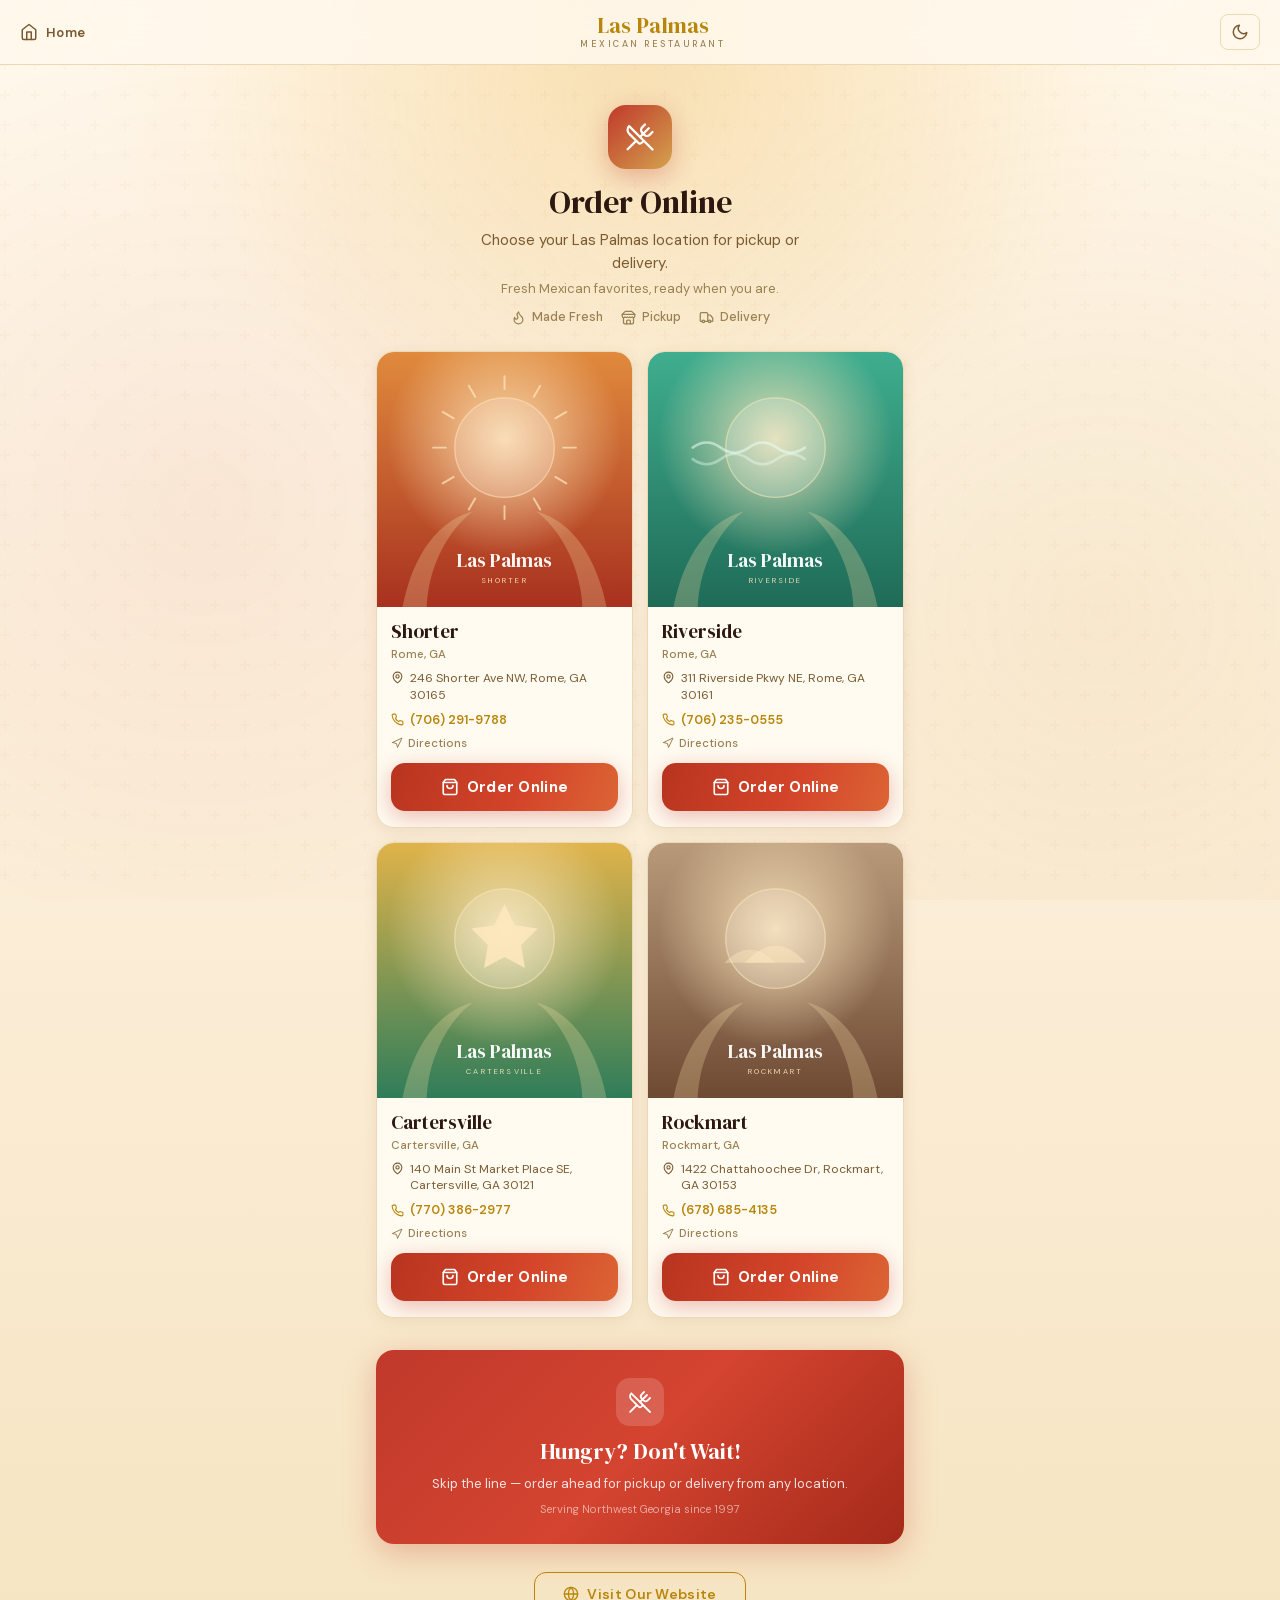
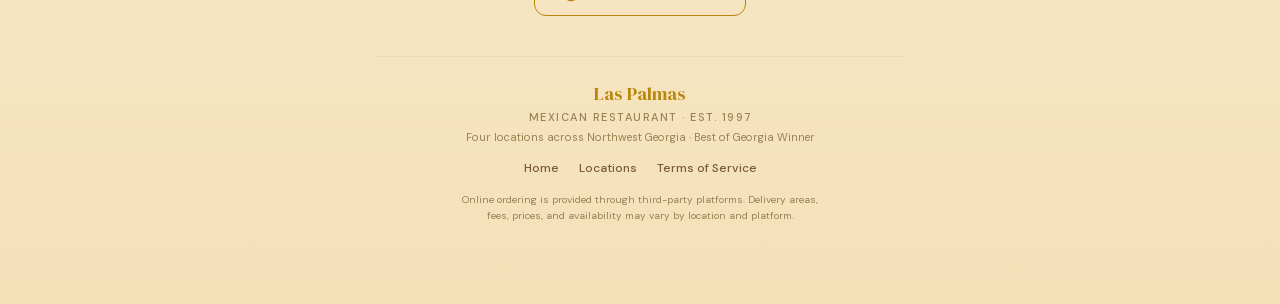
<file: order/index.html>
<!DOCTYPE html>
<html lang="en">
<head>
<meta charset="utf-8">
<meta name="viewport" content="width=device-width, initial-scale=1">
<title>Order Las Palmas Online | Pickup &amp; Delivery, Northwest GA</title>
<meta name="description" content="Order Las Palmas online for pickup or delivery — Shorter, Riverside, Cartersville &amp; Rockmart. Fresh Mexican favorites, ready when you are.">
<link rel="canonical" href="https://laspalmasmexicanrest.com/order/">
<meta property="og:type" content="website">
<meta property="og:site_name" content="Las Palmas Mexican Restaurant">
<meta property="og:title" content="Order Las Palmas Online — Pickup &amp; Delivery">
<meta property="og:description" content="Choose your Las Palmas location for pickup or delivery. Fresh Mexican favorites, ready when you are.">
<meta property="og:url" content="https://laspalmasmexicanrest.com/order/">
<meta property="og:image" content="https://laspalmasmexicanrest.com/assets/images/shared/og-share.jpg">
<meta name="twitter:card" content="summary_large_image">
<meta name="twitter:title" content="Order Las Palmas Online — Pickup &amp; Delivery">
<meta name="twitter:description" content="Choose your Las Palmas location for pickup or delivery.">
<meta name="twitter:image" content="https://laspalmasmexicanrest.com/assets/images/shared/og-share.jpg">
<meta name="theme-color" content="#FFF8EC" media="(prefers-color-scheme: light)">
<meta name="theme-color" content="#120d07" media="(prefers-color-scheme: dark)">

<!-- Glenn's theme model: dark from 19:00–07:00, light otherwise; manual toggle flips it. -->
<script>(function(){var dark=(function(){try{return window.matchMedia('(prefers-color-scheme: dark)').matches}catch(e){return false}})();document.documentElement.setAttribute('data-otheme',dark?'dark':'light');})();</script>

<link rel="preload" href="/assets/fonts/dm-serif-display.woff2" as="font" type="font/woff2" crossorigin>
<link rel="preload" href="/assets/fonts/dm-sans-var.woff2" as="font" type="font/woff2" crossorigin>

<style>
@font-face{font-family:'DM Serif Display';src:url('/assets/fonts/dm-serif-display.woff2') format('woff2');font-weight:400;font-style:normal;font-display:swap}
@font-face{font-family:'DM Serif Display';src:url('/assets/fonts/dm-serif-display-italic.woff2') format('woff2');font-weight:400;font-style:italic;font-display:swap}
@font-face{font-family:'DM Sans';src:url('/assets/fonts/dm-sans-var.woff2') format('woff2');font-weight:100 1000;font-style:normal;font-display:swap}
@font-face{font-family:'DM Sans';src:url('/assets/fonts/dm-sans-italic-var.woff2') format('woff2');font-weight:100 1000;font-style:italic;font-display:swap}

/* ── Glenn's theme objects, verbatim (LasPalmasOrderingV2.5 `t`) ── */
:root, html[data-otheme="light"]{
  --bg-grad:radial-gradient(ellipse 70% 42% at 50% 0%, rgba(255,233,189,0.9) 0%, rgba(255,233,189,0) 62%), linear-gradient(180deg, #FFF8EC 0%, #FAEBD2 58%, #F4E1B8 100%);
  --card:#FFFBF1; --card-hover:#FFF7E6; --card-border:#EAD9B4; --card-border-hover:#c0392b;
  --text:#2c1810; --text-sub:#7a5a30; --text-dim:#9a8052;
  --accent:#b8860b; --accent-red:#c0392b; --btn-text:#fff;
  --header-bg:rgba(255,248,236,0.9); --overlay:rgba(0,0,0,0.6); --tos-bg:#FFFBF1;
  --shadow:0 6px 26px rgba(122,80,28,0.13); --card-shadow:0 3px 14px rgba(122,80,28,0.10);
  --texture-opacity:0.04;
}
html[data-otheme="dark"]{
  --bg-grad:radial-gradient(ellipse at 50% 0%, #2a1a08 0%, #120d07 70%);
  --card:#1e1508; --card-hover:#2a1c0c; --card-border:#3a2a14; --card-border-hover:#d4a24e;
  --text:#f0e0c0; --text-sub:#b89e6a; --text-dim:#7a6540;
  --accent:#d4a24e; --accent-red:#c0392b; --btn-text:#fff;
  --header-bg:rgba(18,13,7,0.92); --overlay:rgba(0,0,0,0.85); --tos-bg:#1a1208;
  --shadow:0 8px 32px rgba(0,0,0,0.6); --card-shadow:0 4px 20px rgba(0,0,0,0.4);
  --texture-opacity:0.03;
}

*{box-sizing:border-box}
html,body{margin:0}
body{
  background:var(--bg-grad);
  min-height:100vh;
  font-family:'DM Sans',sans-serif;
  color:var(--text);
  transition:background 0.6s, color 0.5s;
  position:relative;
  overflow-x:hidden;
}

/* BG plus-pattern texture */
.lpo-texture{
  position:fixed; inset:0; opacity:var(--texture-opacity);
  background-image:url("data:image/svg+xml,%3Csvg width='60' height='60' viewBox='0 0 60 60' xmlns='http://www.w3.org/2000/svg'%3E%3Cg fill='none' fill-rule='evenodd'%3E%3Cg fill='%23d4a24e' fill-opacity='1'%3E%3Cpath d='M36 34v-4h-2v4h-4v2h4v4h2v-4h4v-2h-4zm0-30V0h-2v4h-4v2h4v4h2V6h4V4h-4zM6 34v-4H4v4H0v2h4v4h2v-4h4v-2H6zM6 4V0H4v4H0v2h4v4h2V6h4V4H6z'/%3E%3C/g%3E%3C/g%3E%3C/svg%3E");
  pointer-events:none; z-index:0;
}
/* Light-mode atmosphere glows (light only) */
.lpo-atmo{position:fixed; inset:0; pointer-events:none; z-index:0; display:none;
  background:radial-gradient(circle at 50% 11%, rgba(212,162,78,0.16) 0%, rgba(212,162,78,0) 42%),radial-gradient(circle at 16% 56%, rgba(192,57,43,0.06) 0%, rgba(192,57,43,0) 40%),radial-gradient(circle at 86% 68%, rgba(212,162,78,0.11) 0%, rgba(212,162,78,0) 46%);}
html[data-otheme="light"] .lpo-atmo{display:block}

/* ── Header (Glenn's own) ── */
.lpo-header{
  position:sticky; top:0; z-index:50;
  background:var(--header-bg);
  -webkit-backdrop-filter:blur(16px); backdrop-filter:blur(16px);
  border-bottom:1px solid var(--card-border);
  padding:14px 20px;
  display:flex; align-items:center; justify-content:space-between;
}
.lpo-home{display:flex; align-items:center; gap:8px; text-decoration:none; color:var(--text-sub)}
.lpo-home span{font-size:13px; font-weight:600; letter-spacing:0.3px}
.lpo-wordmark{text-align:center}
.lpo-wordmark-name{font-family:'DM Serif Display',serif; font-size:22px; color:var(--accent); line-height:1}
.lpo-wordmark-sub{font-size:9px; letter-spacing:2.5px; text-transform:uppercase; color:var(--text-dim); font-weight:500; margin-top:2px}
.lpo-themebtn{background:transparent; border:1px solid var(--card-border); border-radius:8px; padding:8px 10px; color:var(--text-sub); cursor:pointer; line-height:0; display:flex}
html[data-otheme="light"] .lpo-ico-sun{display:none}
html[data-otheme="dark"] .lpo-ico-moon{display:none}

/* ── Main column ── */
.lpo-main{position:relative; z-index:1; max-width:560px; margin:0 auto; padding:0 16px 80px}

/* Stagger entrance (Glenn's loaded-state transition, as keyframes) */
@keyframes lpoRise{from{opacity:0;transform:translateY(24px)}to{opacity:1;transform:translateY(0)}}
.lpo-st{opacity:0; animation:lpoRise 0.5s ease forwards}
.lpo-st0{animation-delay:0s}.lpo-st1{animation-delay:.07s}.lpo-st2{animation-delay:.14s}.lpo-st3{animation-delay:.21s}.lpo-st4{animation-delay:.28s}.lpo-st5{animation-delay:.35s}.lpo-st7{animation-delay:.49s}.lpo-st8{animation-delay:.56s}.lpo-st9{animation-delay:.63s}

/* ── Hero ── */
.lpo-hero{text-align:center; padding:40px 0 12px}
.lpo-hero-mark{width:64px; height:64px; margin:0 auto 14px; border-radius:18px; display:flex; align-items:center; justify-content:center;
  background:linear-gradient(135deg, var(--accent-red) 0%, #d4a24e 100%); box-shadow:0 8px 24px rgba(192,57,43,0.3); color:#fff}
.lpo-hero h1{font-family:'DM Serif Display',serif; font-size:32px; font-weight:400; margin:0 0 8px; line-height:1.2; color:var(--text)}
.lpo-hero-lead{font-size:15px; color:var(--text-sub); margin:0 0 4px; line-height:1.5; max-width:360px; margin-left:auto; margin-right:auto}
.lpo-hero-sub{font-size:13px; color:var(--text-dim); margin:6px 0 0}

/* ── Benefit chips ── */
.lpo-chips{display:flex; justify-content:center; gap:18px; margin-bottom:26px}
.lpo-chip{display:flex; align-items:center; gap:6px; font-size:12.5px; color:var(--text-dim); font-weight:500}

/* ── Location grid + cards ── */
.lpo-grid{display:grid; grid-template-columns:repeat(2,1fr); gap:14px}
@media (max-width:380px){.lpo-grid{grid-template-columns:1fr}}
.lpo-card{
  display:flex; flex-direction:column;
  background:var(--card); border:1.5px solid var(--card-border); border-radius:18px;
  overflow:hidden; box-shadow:var(--card-shadow);
  transition:background 0.25s ease, border-color 0.25s ease, box-shadow 0.25s ease, transform 0.25s ease;
}
.lpo-card:hover{background:var(--card-hover); border-color:var(--card-border-hover); box-shadow:var(--shadow); transform:translateY(-3px)}
.lpo-card-img{position:relative; width:100%; aspect-ratio:1/1; overflow:hidden; border-radius:16px 16px 0 0}
.lpo-card-img svg{width:100%; height:100%; display:block}
.lpo-card-body{display:flex; flex-direction:column; gap:8px; padding:14px 14px 16px; flex:1}
.lpo-card-name{font-family:'DM Serif Display',serif; font-size:19px; color:var(--text); text-decoration:none; line-height:1.15}
.lpo-card-city{font-size:11.5px; color:var(--text-dim); font-weight:500; margin-top:-4px}
.lpo-card-addr{display:flex; align-items:flex-start; gap:6px; font-size:12px; color:var(--text-sub); text-decoration:none; line-height:1.4}
.lpo-card-addr svg{flex-shrink:0; margin-top:1px}
.lpo-card-phone{display:flex; align-items:center; gap:6px; font-size:12.5px; color:var(--accent); text-decoration:none; font-weight:600}
.lpo-card-dir{display:inline-flex; align-items:center; gap:5px; font-size:11.5px; color:var(--text-dim); text-decoration:none; font-weight:500; margin-bottom:4px}

/* The Order button — the conversion star (verbatim Glenn) */
.lpo-order-btn{
  position:relative; display:flex; align-items:center; justify-content:center; gap:8px;
  width:100%; border:none; border-radius:14px; padding:14px 14px;
  color:#fff; font-family:inherit; font-size:15px; font-weight:700; letter-spacing:0.3px;
  text-decoration:none; cursor:pointer;
  background-image:linear-gradient(110deg, #b8341f 0%, #d4452a 22%, #e0763a 46%, #d4a24e 64%, #e0763a 82%, #b8341f 100%);
  background-size:280% 100%; background-position:0% 50%;
  box-shadow:0 6px 22px rgba(192,57,43,0.32);
  animation:lpoShift 9s ease-in-out infinite, lpoPulse 3.4s ease-in-out infinite;
  transition:transform 0.18s ease, box-shadow 0.25s ease, filter 0.2s ease;
  margin-top:auto;
}
.lpo-order-btn:hover{transform:translateY(-2px); filter:brightness(1.06); box-shadow:0 10px 30px rgba(192,57,43,0.42)}
.lpo-order-btn:active{transform:translateY(0) scale(0.985)}
.lpo-order-btn:focus-visible{outline:3px solid #d4a24e; outline-offset:3px}
@keyframes lpoShift{0%{background-position:0% 50%}50%{background-position:100% 50%}100%{background-position:0% 50%}}
@keyframes lpoPulse{0%,100%{box-shadow:0 6px 22px rgba(192,57,43,0.30)}50%{box-shadow:0 8px 30px rgba(212,162,78,0.40)}}

.lpo-link:focus-visible{outline:2px solid currentColor; outline-offset:2px; border-radius:4px}
.lpo-iconbtn:focus-visible{outline:2px solid #d4a24e; outline-offset:2px}
@keyframes lpoFadeIn{from{opacity:0}to{opacity:1}}
@keyframes lpoSlideUp{from{transform:translateY(100%)}to{transform:translateY(0)}}
@media (prefers-reduced-motion: reduce){
  .lpo-order-btn{animation:none; background-position:28% 50%}
  .lpo-order-btn:hover{transform:none}
  .lpo-st{animation:none; opacity:1}
}

/* ── CTA banner ── */
.lpo-cta{margin-top:32px; border-radius:18px; padding:28px 24px; text-align:center; box-shadow:0 8px 32px rgba(192,57,43,0.3);
  background:linear-gradient(135deg, var(--accent-red) 0%, #d44430 50%, #a52a1a 100%)}
html[data-otheme="dark"] .lpo-cta{background:linear-gradient(135deg, var(--accent-red) 0%, #d44430 50%, #b8340f 100%)}
.lpo-cta-mark{width:48px; height:48px; margin:0 auto 10px; border-radius:14px; display:flex; align-items:center; justify-content:center; background:rgba(255,255,255,0.16); color:#fff}
.lpo-cta h2{font-family:'DM Serif Display',serif; font-size:22px; color:#fff; margin:0 0 8px; font-weight:400}
.lpo-cta p{font-size:13px; color:rgba(255,255,255,0.85); margin:0 0 4px; line-height:1.5}
.lpo-cta-est{font-size:11px; color:rgba(255,255,255,0.55); margin-top:8px}

/* ── Visit website ── */
.lpo-visit{text-align:center; margin-top:28px}
.lpo-visit a{display:inline-flex; align-items:center; gap:8px; background:transparent; border:1.5px solid var(--accent); border-radius:12px;
  padding:12px 28px; color:var(--accent); font-size:14px; font-weight:600; font-family:inherit; text-decoration:none; letter-spacing:0.3px}

/* ── Footer ── */
.lpo-footer{margin-top:40px; text-align:center; padding-top:24px; border-top:1px solid var(--card-border)}
.lpo-footer-name{font-family:'DM Serif Display',serif; font-size:18px; color:var(--accent); margin-bottom:4px}
.lpo-footer-tag{font-size:11px; color:var(--text-dim); letter-spacing:1.5px; text-transform:uppercase; font-weight:500}
.lpo-footer-line{font-size:11px; color:var(--text-dim); margin-top:6px}
.lpo-footer-links{margin-top:16px; display:flex; justify-content:center; gap:20px; flex-wrap:wrap}
.lpo-footer-links a, .lpo-footer-links button{color:var(--text-sub); font-size:12px; text-decoration:none; font-weight:500; background:none; border:none; font-family:inherit; cursor:pointer; padding:0}
.lpo-disclaimer{margin:16px auto 0; font-size:10px; color:var(--text-dim); line-height:1.6; max-width:380px}

/* ── TOS modal ── */
.lpo-tos-overlay{position:fixed; inset:0; z-index:200; background:var(--overlay); display:flex; align-items:flex-end; justify-content:center; padding:0; animation:lpoFadeIn 0.2s ease}
.lpo-tos-overlay[hidden]{display:none}
.lpo-tos{background:var(--tos-bg); border-radius:20px 20px 0 0; padding:20px 20px 40px; max-height:85vh; width:100%; max-width:560px; overflow-y:auto;
  box-shadow:0 -8px 40px rgba(0,0,0,0.3); animation:lpoSlideUp 0.3s ease}
.lpo-tos-head{display:flex; justify-content:space-between; align-items:center; margin-bottom:16px; position:sticky; top:0; background:var(--tos-bg); padding-bottom:12px; border-bottom:1px solid var(--card-border)}
.lpo-tos-head h3{margin:0; font-family:'DM Serif Display',serif; font-size:18px; color:var(--text)}
.lpo-tos-close{background:var(--card); border:1px solid var(--card-border); border-radius:8px; width:32px; height:32px; display:flex; align-items:center; justify-content:center; cursor:pointer; color:var(--text-sub)}
.lpo-tos pre{font-family:'DM Sans',sans-serif; font-size:12px; line-height:1.7; color:var(--text-sub); white-space:pre-wrap; word-wrap:break-word; margin:0}
</style>

<script type="application/ld+json">
{
  "@context": "https://schema.org",
  "@type": "WebPage",
  "name": "Order Las Palmas Online",
  "description": "Order online for pickup or delivery from any Las Palmas location: Shorter, Riverside, Cartersville, and Rockmart.",
  "url": "https://laspalmasmexicanrest.com/order/"
}
</script>
<script type="application/ld+json">
{
  "@context": "https://schema.org",
  "@type": "BreadcrumbList",
  "itemListElement": [
    { "@type": "ListItem", "position": 1, "name": "Home", "item": "https://laspalmasmexicanrest.com/" },
    { "@type": "ListItem", "position": 2, "name": "Online Ordering", "item": "https://laspalmasmexicanrest.com/order/" }
  ]
}
</script>
</head>
<body>
<div class="lpo-texture" aria-hidden="true"></div>
<div class="lpo-atmo" aria-hidden="true"></div>

<!-- ── HEADER (Glenn's own page header) ── -->
<div class="lpo-header">
  <a href="/" class="lpo-home lpo-link">
    <svg width="18" height="18" viewBox="0 0 24 24" fill="none" stroke="currentColor" stroke-width="2" stroke-linecap="round" stroke-linejoin="round" aria-hidden="true"><path d="m3 9 9-7 9 7v11a2 2 0 0 1-2 2H5a2 2 0 0 1-2-2z"/><polyline points="9 22 9 12 15 12 15 22"/></svg>
    <span>Home</span>
  </a>
  <div class="lpo-wordmark">
    <div class="lpo-wordmark-name">Las Palmas</div>
    <div class="lpo-wordmark-sub">Mexican Restaurant</div>
  </div>
  <button class="lpo-themebtn lpo-iconbtn" id="lpo-theme" aria-label="Switch theme">
    <svg class="lpo-ico-sun" width="18" height="18" viewBox="0 0 24 24" fill="none" stroke="currentColor" stroke-width="2" stroke-linecap="round" stroke-linejoin="round" aria-hidden="true"><circle cx="12" cy="12" r="4"/><path d="M12 2v2M12 20v2M4.93 4.93l1.41 1.41M17.66 17.66l1.41 1.41M2 12h2M20 12h2M4.93 19.07l1.41-1.41M17.66 6.34l1.41-1.41"/></svg>
    <svg class="lpo-ico-moon" width="18" height="18" viewBox="0 0 24 24" fill="none" stroke="currentColor" stroke-width="2" stroke-linecap="round" stroke-linejoin="round" aria-hidden="true"><path d="M21 12.79A9 9 0 1 1 11.21 3 7 7 0 0 0 21 12.79z"/></svg>
  </button>
</div>

<!-- ── MAIN ── -->
<main class="lpo-main">
  <!-- HERO -->
  <div class="lpo-hero lpo-st lpo-st0">
    <div class="lpo-hero-mark">
      <svg width="30" height="30" viewBox="0 0 24 24" fill="none" stroke="currentColor" stroke-width="1.8" stroke-linecap="round" stroke-linejoin="round" aria-hidden="true"><path d="m16 2-2.3 2.3a3 3 0 0 0 0 4.2l1.8 1.8a3 3 0 0 0 4.2 0L22 8"/><path d="M15 15 3.3 3.3a4.2 4.2 0 0 0 0 6l7.3 7.3c.7.7 2 .7 2.8 0L15 15Zm0 0 7 7"/><path d="m2.1 21.8 6.4-6.3"/><path d="m19 5-7 7"/></svg>
    </div>
    <h1>Order Online</h1>
    <p class="lpo-hero-lead">Choose your Las Palmas location for pickup or delivery.</p>
    <p class="lpo-hero-sub">Fresh Mexican favorites, ready when you are.</p>
  </div>

  <!-- BENEFIT CHIPS -->
  <div class="lpo-chips lpo-st lpo-st1">
    <div class="lpo-chip"><svg width="15" height="15" viewBox="0 0 24 24" fill="none" stroke="currentColor" stroke-width="2" stroke-linecap="round" stroke-linejoin="round" aria-hidden="true"><path d="M8.5 14.5A2.5 2.5 0 0 0 11 12c0-1.38-.5-2-1-3-1.072-2.143-.224-4.054 2-6 .5 2.5 2 4.9 4 6.5 2 1.6 3 3.5 3 5.5a7 7 0 1 1-14 0c0-1.153.433-2.294 1-3a2.5 2.5 0 0 0 2.5 2.5z"/></svg>Made Fresh</div>
    <div class="lpo-chip"><svg width="15" height="15" viewBox="0 0 24 24" fill="none" stroke="currentColor" stroke-width="2" stroke-linecap="round" stroke-linejoin="round" aria-hidden="true"><path d="m2 7 4.41-4.41A2 2 0 0 1 7.83 2h8.34a2 2 0 0 1 1.42.59L22 7"/><path d="M4 12v8a2 2 0 0 0 2 2h12a2 2 0 0 0 2-2v-8"/><path d="M15 22v-4a2 2 0 0 0-2-2h-2a2 2 0 0 0-2 2v4"/><path d="M2 7h20"/><path d="M22 7v3a2 2 0 0 1-2 2 2.7 2.7 0 0 1-1.59-.63.7.7 0 0 0-.82 0A2.7 2.7 0 0 1 16 12a2.7 2.7 0 0 1-1.59-.63.7.7 0 0 0-.82 0A2.7 2.7 0 0 1 12 12a2.7 2.7 0 0 1-1.59-.63.7.7 0 0 0-.82 0A2.7 2.7 0 0 1 8 12a2.7 2.7 0 0 1-1.59-.63.7.7 0 0 0-.82 0A2.7 2.7 0 0 1 4 12a2 2 0 0 1-2-2V7"/></svg>Pickup</div>
    <div class="lpo-chip"><svg width="15" height="15" viewBox="0 0 24 24" fill="none" stroke="currentColor" stroke-width="2" stroke-linecap="round" stroke-linejoin="round" aria-hidden="true"><path d="M14 18V6a2 2 0 0 0-2-2H4a2 2 0 0 0-2 2v11a1 1 0 0 0 1 1h2"/><path d="M15 18H9"/><path d="M19 18h2a1 1 0 0 0 1-1v-3.65a1 1 0 0 0-.22-.624l-3.48-4.35A1 1 0 0 0 17.52 8H14"/><circle cx="17" cy="18" r="2"/><circle cx="7" cy="18" r="2"/></svg>Delivery</div>
  </div>

  <!-- LOCATION CARDS (2×2; Glenn's motif SVG art — real photos are a [BACKEND] swap-in later) -->
  <div class="lpo-grid">

    <!-- Shorter — sun motif -->
    <div class="lpo-card lpo-st lpo-st2">
      <div class="lpo-card-img">
        <svg viewBox="0 0 400 400" preserveAspectRatio="xMidYMid slice" aria-hidden="true">
          <defs>
            <linearGradient id="bg-shorter" x1="0" y1="0" x2="0" y2="1"><stop offset="0%" stop-color="#e08a3d"/><stop offset="100%" stop-color="#a8311f"/></linearGradient>
            <radialGradient id="glow-shorter" cx="50%" cy="34%" r="46%"><stop offset="0%" stop-color="#ffe9bf" stop-opacity="0.85"/><stop offset="100%" stop-color="#ffe9bf" stop-opacity="0"/></radialGradient>
          </defs>
          <rect width="400" height="400" fill="url(#bg-shorter)"/>
          <rect width="400" height="400" fill="url(#glow-shorter)"/>
          <g fill="#f3dca6" fill-opacity="0.28"><path d="M40 400 C 60 300 110 260 150 250 C 110 280 80 340 78 400 Z"/><path d="M360 400 C 340 300 290 260 250 250 C 290 280 320 340 322 400 Z"/></g>
          <circle cx="200" cy="150" r="78" fill="#ffffff" opacity="0.16"/>
          <circle cx="200" cy="150" r="78" fill="none" stroke="#ffe9bf" stroke-opacity="0.55" stroke-width="2"/>
          <g stroke="#ffe9bf" stroke-opacity="0.7" stroke-width="3" stroke-linecap="round"><line x1="292.0" y1="150.0" x2="312.0" y2="150.0"/><line x1="279.7" y1="196.0" x2="297.0" y2="206.0"/><line x1="246.0" y1="229.7" x2="256.0" y2="247.0"/><line x1="200.0" y1="242.0" x2="200.0" y2="262.0"/><line x1="154.0" y1="229.7" x2="144.0" y2="247.0"/><line x1="120.3" y1="196.0" x2="103.0" y2="206.0"/><line x1="108.0" y1="150.0" x2="88.0" y2="150.0"/><line x1="120.3" y1="104.0" x2="103.0" y2="94.0"/><line x1="154.0" y1="70.3" x2="144.0" y2="53.0"/><line x1="200.0" y1="58.0" x2="200.0" y2="38.0"/><line x1="246.0" y1="70.3" x2="256.0" y2="53.0"/><line x1="279.7" y1="104.0" x2="297.0" y2="94.0"/></g>
          <text x="200" y="338" text-anchor="middle" font-family="'DM Serif Display', serif" font-size="30" fill="#ffffff" fill-opacity="0.95">Las Palmas</text>
          <text x="200" y="362" text-anchor="middle" font-family="'DM Sans', sans-serif" font-size="12" letter-spacing="3.5" fill="#ffe9bf" fill-opacity="0.85">SHORTER</text>
        </svg>
      </div>
      <div class="lpo-card-body">
        <a href="https://www.google.com/maps/search/?api=1&amp;query=Las%20Palmas%20Mexican%20Restaurant%2C%20246%20Shorter%20Ave%20NW%2C%20Rome%2C%20GA%2030165" target="_blank" rel="noopener noreferrer" class="lpo-card-name lpo-link" aria-label="Shorter location — open directions">Shorter</a>
        <div class="lpo-card-city">Rome, GA</div>
        <a href="https://www.google.com/maps/search/?api=1&amp;query=Las%20Palmas%20Mexican%20Restaurant%2C%20246%20Shorter%20Ave%20NW%2C%20Rome%2C%20GA%2030165" target="_blank" rel="noopener noreferrer" class="lpo-card-addr lpo-link">
          <svg width="13" height="13" viewBox="0 0 24 24" fill="none" stroke="currentColor" stroke-width="2" stroke-linecap="round" stroke-linejoin="round" aria-hidden="true"><path d="M20 10c0 6-8 12-8 12s-8-6-8-12a8 8 0 0 1 16 0Z"/><circle cx="12" cy="10" r="3"/></svg>
          <span>246 Shorter Ave NW, Rome, GA 30165</span>
        </a>
        <a href="tel:7062919788" class="lpo-card-phone lpo-link" aria-label="Call Shorter at (706) 291-9788">
          <svg width="13" height="13" viewBox="0 0 24 24" fill="none" stroke="currentColor" stroke-width="2" stroke-linecap="round" stroke-linejoin="round" aria-hidden="true"><path d="M22 16.92v3a2 2 0 0 1-2.18 2 19.79 19.79 0 0 1-8.63-3.07 19.5 19.5 0 0 1-6-6 19.79 19.79 0 0 1-3.07-8.67A2 2 0 0 1 4.11 2h3a2 2 0 0 1 2 1.72 12.84 12.84 0 0 0 .7 2.81 2 2 0 0 1-.45 2.11L8.09 9.91a16 16 0 0 0 6 6l1.27-1.27a2 2 0 0 1 2.11-.45 12.84 12.84 0 0 0 2.81.7A2 2 0 0 1 22 16.92z"/></svg>
          (706) 291-9788
        </a>
        <a href="https://www.google.com/maps/search/?api=1&amp;query=Las%20Palmas%20Mexican%20Restaurant%2C%20246%20Shorter%20Ave%20NW%2C%20Rome%2C%20GA%2030165" target="_blank" rel="noopener noreferrer" class="lpo-card-dir lpo-link">
          <svg width="12" height="12" viewBox="0 0 24 24" fill="none" stroke="currentColor" stroke-width="2" stroke-linecap="round" stroke-linejoin="round" aria-hidden="true"><polygon points="3 11 22 2 13 21 11 13 3 11"/></svg>
          Directions
        </a>
        <a href="https://order.online/store/las-palmas-mexican-restaurant-rome-33448963/?hideModal=true&amp;delivery=true" target="_blank" rel="noopener noreferrer" class="lpo-order-btn" aria-label="Order online from Las Palmas Shorter">
          <svg width="18" height="18" viewBox="0 0 24 24" fill="none" stroke="currentColor" stroke-width="2.2" stroke-linecap="round" stroke-linejoin="round" aria-hidden="true"><path d="M6 2 3 6v14a2 2 0 0 0 2 2h14a2 2 0 0 0 2-2V6l-3-4Z"/><path d="M3 6h18"/><path d="M16 10a4 4 0 0 1-8 0"/></svg>
          Order Online
        </a>
      </div>
    </div>

    <!-- Riverside — wave motif -->
    <div class="lpo-card lpo-st lpo-st3">
      <div class="lpo-card-img">
        <svg viewBox="0 0 400 400" preserveAspectRatio="xMidYMid slice" aria-hidden="true">
          <defs>
            <linearGradient id="bg-riverside" x1="0" y1="0" x2="0" y2="1"><stop offset="0%" stop-color="#3fae8e"/><stop offset="100%" stop-color="#1f6b57"/></linearGradient>
            <radialGradient id="glow-riverside" cx="50%" cy="34%" r="46%"><stop offset="0%" stop-color="#ffe9bf" stop-opacity="0.85"/><stop offset="100%" stop-color="#ffe9bf" stop-opacity="0"/></radialGradient>
          </defs>
          <rect width="400" height="400" fill="url(#bg-riverside)"/>
          <rect width="400" height="400" fill="url(#glow-riverside)"/>
          <g fill="#f3dca6" fill-opacity="0.28"><path d="M40 400 C 60 300 110 260 150 250 C 110 280 80 340 78 400 Z"/><path d="M360 400 C 340 300 290 260 250 250 C 290 280 320 340 322 400 Z"/></g>
          <circle cx="200" cy="150" r="78" fill="#ffffff" opacity="0.16"/>
          <circle cx="200" cy="150" r="78" fill="none" stroke="#ffe9bf" stroke-opacity="0.55" stroke-width="2"/>
          <g fill="none" stroke="#eafff6" stroke-width="4" stroke-linecap="round" stroke-opacity="0.55"><path d="M70 150 q 22 -16 44 0 t 44 0 t 44 0 t 44 0"/><path d="M70 168 q 22 16 44 0 t 44 0 t 44 0 t 44 0" stroke-opacity="0.4"/></g>
          <text x="200" y="338" text-anchor="middle" font-family="'DM Serif Display', serif" font-size="30" fill="#ffffff" fill-opacity="0.95">Las Palmas</text>
          <text x="200" y="362" text-anchor="middle" font-family="'DM Sans', sans-serif" font-size="12" letter-spacing="3.5" fill="#ffe9bf" fill-opacity="0.85">RIVERSIDE</text>
        </svg>
      </div>
      <div class="lpo-card-body">
        <a href="https://www.google.com/maps/search/?api=1&amp;query=Las%20Palmas%20Mexican%20Restaurant%2C%20311%20Riverside%20Pkwy%20NE%2C%20Rome%2C%20GA%2030161" target="_blank" rel="noopener noreferrer" class="lpo-card-name lpo-link" aria-label="Riverside location — open directions">Riverside</a>
        <div class="lpo-card-city">Rome, GA</div>
        <a href="https://www.google.com/maps/search/?api=1&amp;query=Las%20Palmas%20Mexican%20Restaurant%2C%20311%20Riverside%20Pkwy%20NE%2C%20Rome%2C%20GA%2030161" target="_blank" rel="noopener noreferrer" class="lpo-card-addr lpo-link">
          <svg width="13" height="13" viewBox="0 0 24 24" fill="none" stroke="currentColor" stroke-width="2" stroke-linecap="round" stroke-linejoin="round" aria-hidden="true"><path d="M20 10c0 6-8 12-8 12s-8-6-8-12a8 8 0 0 1 16 0Z"/><circle cx="12" cy="10" r="3"/></svg>
          <span>311 Riverside Pkwy NE, Rome, GA 30161</span>
        </a>
        <a href="tel:7062350555" class="lpo-card-phone lpo-link" aria-label="Call Riverside at (706) 235-0555">
          <svg width="13" height="13" viewBox="0 0 24 24" fill="none" stroke="currentColor" stroke-width="2" stroke-linecap="round" stroke-linejoin="round" aria-hidden="true"><path d="M22 16.92v3a2 2 0 0 1-2.18 2 19.79 19.79 0 0 1-8.63-3.07 19.5 19.5 0 0 1-6-6 19.79 19.79 0 0 1-3.07-8.67A2 2 0 0 1 4.11 2h3a2 2 0 0 1 2 1.72 12.84 12.84 0 0 0 .7 2.81 2 2 0 0 1-.45 2.11L8.09 9.91a16 16 0 0 0 6 6l1.27-1.27a2 2 0 0 1 2.11-.45 12.84 12.84 0 0 0 2.81.7A2 2 0 0 1 22 16.92z"/></svg>
          (706) 235-0555
        </a>
        <a href="https://www.google.com/maps/search/?api=1&amp;query=Las%20Palmas%20Mexican%20Restaurant%2C%20311%20Riverside%20Pkwy%20NE%2C%20Rome%2C%20GA%2030161" target="_blank" rel="noopener noreferrer" class="lpo-card-dir lpo-link">
          <svg width="12" height="12" viewBox="0 0 24 24" fill="none" stroke="currentColor" stroke-width="2" stroke-linecap="round" stroke-linejoin="round" aria-hidden="true"><polygon points="3 11 22 2 13 21 11 13 3 11"/></svg>
          Directions
        </a>
        <a href="https://order.online/store/las-palmas-mexican-restaurant-rome-33450519/?hideModal=true" target="_blank" rel="noopener noreferrer" class="lpo-order-btn" aria-label="Order online from Las Palmas Riverside">
          <svg width="18" height="18" viewBox="0 0 24 24" fill="none" stroke="currentColor" stroke-width="2.2" stroke-linecap="round" stroke-linejoin="round" aria-hidden="true"><path d="M6 2 3 6v14a2 2 0 0 0 2 2h14a2 2 0 0 0 2-2V6l-3-4Z"/><path d="M3 6h18"/><path d="M16 10a4 4 0 0 1-8 0"/></svg>
          Order Online
        </a>
      </div>
    </div>

    <!-- Cartersville — star motif -->
    <div class="lpo-card lpo-st lpo-st4">
      <div class="lpo-card-img">
        <svg viewBox="0 0 400 400" preserveAspectRatio="xMidYMid slice" aria-hidden="true">
          <defs>
            <linearGradient id="bg-cartersville" x1="0" y1="0" x2="0" y2="1"><stop offset="0%" stop-color="#e0b34a"/><stop offset="100%" stop-color="#2f7d5a"/></linearGradient>
            <radialGradient id="glow-cartersville" cx="50%" cy="34%" r="46%"><stop offset="0%" stop-color="#ffe9bf" stop-opacity="0.85"/><stop offset="100%" stop-color="#ffe9bf" stop-opacity="0"/></radialGradient>
          </defs>
          <rect width="400" height="400" fill="url(#bg-cartersville)"/>
          <rect width="400" height="400" fill="url(#glow-cartersville)"/>
          <g fill="#f3dca6" fill-opacity="0.28"><path d="M40 400 C 60 300 110 260 150 250 C 110 280 80 340 78 400 Z"/><path d="M360 400 C 340 300 290 260 250 250 C 290 280 320 340 322 400 Z"/></g>
          <circle cx="200" cy="150" r="78" fill="#ffffff" opacity="0.16"/>
          <circle cx="200" cy="150" r="78" fill="none" stroke="#ffe9bf" stroke-opacity="0.55" stroke-width="2"/>
          <path d="M200 96 l 16 33 36 5 -26 26 6 36 -32 -17 -32 17 6 -36 -26 -26 36 -5z" fill="#ffe9bf" fill-opacity="0.85"/>
          <text x="200" y="338" text-anchor="middle" font-family="'DM Serif Display', serif" font-size="30" fill="#ffffff" fill-opacity="0.95">Las Palmas</text>
          <text x="200" y="362" text-anchor="middle" font-family="'DM Sans', sans-serif" font-size="12" letter-spacing="3.5" fill="#ffe9bf" fill-opacity="0.85">CARTERSVILLE</text>
        </svg>
      </div>
      <div class="lpo-card-body">
        <a href="https://www.google.com/maps/search/?api=1&amp;query=Las%20Palmas%20Mexican%20Restaurant%2C%20140%20Main%20St%20Market%20Place%20SE%2C%20Cartersville%2C%20GA%2030121" target="_blank" rel="noopener noreferrer" class="lpo-card-name lpo-link" aria-label="Cartersville location — open directions">Cartersville</a>
        <div class="lpo-card-city">Cartersville, GA</div>
        <a href="https://www.google.com/maps/search/?api=1&amp;query=Las%20Palmas%20Mexican%20Restaurant%2C%20140%20Main%20St%20Market%20Place%20SE%2C%20Cartersville%2C%20GA%2030121" target="_blank" rel="noopener noreferrer" class="lpo-card-addr lpo-link">
          <svg width="13" height="13" viewBox="0 0 24 24" fill="none" stroke="currentColor" stroke-width="2" stroke-linecap="round" stroke-linejoin="round" aria-hidden="true"><path d="M20 10c0 6-8 12-8 12s-8-6-8-12a8 8 0 0 1 16 0Z"/><circle cx="12" cy="10" r="3"/></svg>
          <span>140 Main St Market Place SE, Cartersville, GA 30121</span>
        </a>
        <a href="tel:7703862977" class="lpo-card-phone lpo-link" aria-label="Call Cartersville at (770) 386-2977">
          <svg width="13" height="13" viewBox="0 0 24 24" fill="none" stroke="currentColor" stroke-width="2" stroke-linecap="round" stroke-linejoin="round" aria-hidden="true"><path d="M22 16.92v3a2 2 0 0 1-2.18 2 19.79 19.79 0 0 1-8.63-3.07 19.5 19.5 0 0 1-6-6 19.79 19.79 0 0 1-3.07-8.67A2 2 0 0 1 4.11 2h3a2 2 0 0 1 2 1.72 12.84 12.84 0 0 0 .7 2.81 2 2 0 0 1-.45 2.11L8.09 9.91a16 16 0 0 0 6 6l1.27-1.27a2 2 0 0 1 2.11-.45 12.84 12.84 0 0 0 2.81.7A2 2 0 0 1 22 16.92z"/></svg>
          (770) 386-2977
        </a>
        <a href="https://www.google.com/maps/search/?api=1&amp;query=Las%20Palmas%20Mexican%20Restaurant%2C%20140%20Main%20St%20Market%20Place%20SE%2C%20Cartersville%2C%20GA%2030121" target="_blank" rel="noopener noreferrer" class="lpo-card-dir lpo-link">
          <svg width="12" height="12" viewBox="0 0 24 24" fill="none" stroke="currentColor" stroke-width="2" stroke-linecap="round" stroke-linejoin="round" aria-hidden="true"><polygon points="3 11 22 2 13 21 11 13 3 11"/></svg>
          Directions
        </a>
        <a href="https://www.livewireorders.com/ordering/restaurant/menu?company_uid=91c58b6a-d322-4781-8a83-98998b9c5453&amp;restaurant_uid=a80eca9a-841b-48ec-9b51-c130487f3ed6&amp;facebook=true" target="_blank" rel="noopener noreferrer" class="lpo-order-btn" aria-label="Order online from Las Palmas Cartersville">
          <svg width="18" height="18" viewBox="0 0 24 24" fill="none" stroke="currentColor" stroke-width="2.2" stroke-linecap="round" stroke-linejoin="round" aria-hidden="true"><path d="M6 2 3 6v14a2 2 0 0 0 2 2h14a2 2 0 0 0 2-2V6l-3-4Z"/><path d="M3 6h18"/><path d="M16 10a4 4 0 0 1-8 0"/></svg>
          Order Online
        </a>
      </div>
    </div>

    <!-- Rockmart — stone motif -->
    <div class="lpo-card lpo-st lpo-st5">
      <div class="lpo-card-img">
        <svg viewBox="0 0 400 400" preserveAspectRatio="xMidYMid slice" aria-hidden="true">
          <defs>
            <linearGradient id="bg-rockmart" x1="0" y1="0" x2="0" y2="1"><stop offset="0%" stop-color="#b89a7a"/><stop offset="100%" stop-color="#6e4a33"/></linearGradient>
            <radialGradient id="glow-rockmart" cx="50%" cy="34%" r="46%"><stop offset="0%" stop-color="#ffe9bf" stop-opacity="0.85"/><stop offset="100%" stop-color="#ffe9bf" stop-opacity="0"/></radialGradient>
          </defs>
          <rect width="400" height="400" fill="url(#bg-rockmart)"/>
          <rect width="400" height="400" fill="url(#glow-rockmart)"/>
          <g fill="#f3dca6" fill-opacity="0.28"><path d="M40 400 C 60 300 110 260 150 250 C 110 280 80 340 78 400 Z"/><path d="M360 400 C 340 300 290 260 250 250 C 290 280 320 340 322 400 Z"/></g>
          <circle cx="200" cy="150" r="78" fill="#ffffff" opacity="0.16"/>
          <circle cx="200" cy="150" r="78" fill="none" stroke="#ffe9bf" stroke-opacity="0.55" stroke-width="2"/>
          <g fill="#ffe9bf" fill-opacity="0.5"><path d="M120 188 q 40 -42 80 0 z" fill-opacity="0.4"/><path d="M152 188 q 48 -54 96 0 z"/></g>
          <text x="200" y="338" text-anchor="middle" font-family="'DM Serif Display', serif" font-size="30" fill="#ffffff" fill-opacity="0.95">Las Palmas</text>
          <text x="200" y="362" text-anchor="middle" font-family="'DM Sans', sans-serif" font-size="12" letter-spacing="3.5" fill="#ffe9bf" fill-opacity="0.85">ROCKMART</text>
        </svg>
      </div>
      <div class="lpo-card-body">
        <a href="https://www.google.com/maps/search/?api=1&amp;query=Las%20Palmas%20Mexican%20Restaurant%2C%201422%20Chattahoochee%20Dr%2C%20Rockmart%2C%20GA%2030153" target="_blank" rel="noopener noreferrer" class="lpo-card-name lpo-link" aria-label="Rockmart location — open directions">Rockmart</a>
        <div class="lpo-card-city">Rockmart, GA</div>
        <a href="https://www.google.com/maps/search/?api=1&amp;query=Las%20Palmas%20Mexican%20Restaurant%2C%201422%20Chattahoochee%20Dr%2C%20Rockmart%2C%20GA%2030153" target="_blank" rel="noopener noreferrer" class="lpo-card-addr lpo-link">
          <svg width="13" height="13" viewBox="0 0 24 24" fill="none" stroke="currentColor" stroke-width="2" stroke-linecap="round" stroke-linejoin="round" aria-hidden="true"><path d="M20 10c0 6-8 12-8 12s-8-6-8-12a8 8 0 0 1 16 0Z"/><circle cx="12" cy="10" r="3"/></svg>
          <span>1422 Chattahoochee Dr, Rockmart, GA 30153</span>
        </a>
        <a href="tel:6786854135" class="lpo-card-phone lpo-link" aria-label="Call Rockmart at (678) 685-4135">
          <svg width="13" height="13" viewBox="0 0 24 24" fill="none" stroke="currentColor" stroke-width="2" stroke-linecap="round" stroke-linejoin="round" aria-hidden="true"><path d="M22 16.92v3a2 2 0 0 1-2.18 2 19.79 19.79 0 0 1-8.63-3.07 19.5 19.5 0 0 1-6-6 19.79 19.79 0 0 1-3.07-8.67A2 2 0 0 1 4.11 2h3a2 2 0 0 1 2 1.72 12.84 12.84 0 0 0 .7 2.81 2 2 0 0 1-.45 2.11L8.09 9.91a16 16 0 0 0 6 6l1.27-1.27a2 2 0 0 1 2.11-.45 12.84 12.84 0 0 0 2.81.7A2 2 0 0 1 22 16.92z"/></svg>
          (678) 685-4135
        </a>
        <a href="https://www.google.com/maps/search/?api=1&amp;query=Las%20Palmas%20Mexican%20Restaurant%2C%201422%20Chattahoochee%20Dr%2C%20Rockmart%2C%20GA%2030153" target="_blank" rel="noopener noreferrer" class="lpo-card-dir lpo-link">
          <svg width="12" height="12" viewBox="0 0 24 24" fill="none" stroke="currentColor" stroke-width="2" stroke-linecap="round" stroke-linejoin="round" aria-hidden="true"><polygon points="3 11 22 2 13 21 11 13 3 11"/></svg>
          Directions
        </a>
        <a href="https://order.online/store/-33441203/?pickup=true&amp;hideModal=true&amp;utm_source=gfo&amp;rwg_token=AFd1xnF-63Vswvqjx_34jLz6UiOo8f2dOASbTpLWZ0Z8eEiZypMFSuW9pZOFTxzfiLKnoKKDN14KWqn1zAuiGa_1MH0jUhnF7g%3D%3D" target="_blank" rel="noopener noreferrer" class="lpo-order-btn" aria-label="Order online from Las Palmas Rockmart">
          <svg width="18" height="18" viewBox="0 0 24 24" fill="none" stroke="currentColor" stroke-width="2.2" stroke-linecap="round" stroke-linejoin="round" aria-hidden="true"><path d="M6 2 3 6v14a2 2 0 0 0 2 2h14a2 2 0 0 0 2-2V6l-3-4Z"/><path d="M3 6h18"/><path d="M16 10a4 4 0 0 1-8 0"/></svg>
          Order Online
        </a>
      </div>
    </div>
  </div>

  <!-- CTA BANNER -->
  <div class="lpo-cta lpo-st lpo-st7">
    <div class="lpo-cta-mark">
      <svg width="24" height="24" viewBox="0 0 24 24" fill="none" stroke="currentColor" stroke-width="1.8" stroke-linecap="round" stroke-linejoin="round" aria-hidden="true"><path d="m16 2-2.3 2.3a3 3 0 0 0 0 4.2l1.8 1.8a3 3 0 0 0 4.2 0L22 8"/><path d="M15 15 3.3 3.3a4.2 4.2 0 0 0 0 6l7.3 7.3c.7.7 2 .7 2.8 0L15 15Zm0 0 7 7"/><path d="m2.1 21.8 6.4-6.3"/><path d="m19 5-7 7"/></svg>
    </div>
    <h2>Hungry? Don't Wait!</h2>
    <p>Skip the line — order ahead for pickup or delivery from any location.</p>
    <div class="lpo-cta-est">Serving Northwest Georgia since 1997</div>
  </div>

  <!-- VISIT WEBSITE -->
  <div class="lpo-visit lpo-st lpo-st8">
    <a href="/" class="lpo-link">
      <svg width="16" height="16" viewBox="0 0 24 24" fill="none" stroke="currentColor" stroke-width="2" stroke-linecap="round" stroke-linejoin="round" aria-hidden="true"><circle cx="12" cy="12" r="10"/><path d="M12 2a14.5 14.5 0 0 0 0 20 14.5 14.5 0 0 0 0-20"/><path d="M2 12h20"/></svg>
      Visit Our Website
    </a>
  </div>

  <!-- FOOTER -->
  <div class="lpo-footer lpo-st lpo-st9">
    <div class="lpo-footer-name">Las Palmas</div>
    <div class="lpo-footer-tag">Mexican Restaurant · Est. 1997</div>
    <div class="lpo-footer-line">Four locations across Northwest Georgia · Best of Georgia Winner</div>
    <div class="lpo-footer-links">
      <a href="/" class="lpo-link">Home</a>
      <a href="/locations/" class="lpo-link">Locations</a>
      <button type="button" id="lpo-tos-open" class="lpo-link">Terms of Service</button>
    </div>
    <div class="lpo-disclaimer">Online ordering is provided through third-party platforms. Delivery areas, fees, prices, and availability may vary by location and platform.</div>
  </div>
</main>

<!-- TOS MODAL -->
<div class="lpo-tos-overlay" id="lpo-tos-overlay" hidden>
  <div class="lpo-tos" role="dialog" aria-modal="true" aria-label="Terms of Service">
    <div class="lpo-tos-head">
      <h3>Terms of Service</h3>
      <button type="button" class="lpo-tos-close lpo-iconbtn" id="lpo-tos-close" aria-label="Close terms of service">
        <svg width="16" height="16" viewBox="0 0 24 24" fill="none" stroke="currentColor" stroke-width="2" stroke-linecap="round" stroke-linejoin="round" aria-hidden="true"><line x1="18" y1="6" x2="6" y2="18"/><line x1="6" y1="6" x2="18" y2="18"/></svg>
      </button>
    </div>
    <pre>Terms of Service – Las Palmas Mexican Restaurant Online Ordering

Last Updated: March 2026

1. ACCEPTANCE OF TERMS
By accessing and using the website's online ordering platform, you agree to be bound by these Terms of Service. If you do not agree, please do not use the ordering features.

2. ORDERING &amp; PAYMENT
All orders placed through the website are subject to availability and confirmation. Prices displayed are current at the time of ordering but may change without notice. Payment is processed securely through our third-party ordering partners. Las Palmas Mexican Restaurant is not responsible for payment processing errors caused by third-party services.

3. ORDER ACCURACY
You are responsible for ensuring the accuracy of your order, including items selected, quantities, and any special instructions. Once an order is confirmed, modifications may not be possible.

4. DELIVERY &amp; PICKUP
Delivery times are estimates and may vary based on demand, weather, and other factors. Delivery areas and fees are determined by our third-party delivery partners. For pickup orders, please arrive at the scheduled time. Orders not picked up within a reasonable time may be discarded.

5. REFUNDS &amp; CANCELLATIONS
Refund and cancellation policies are governed by the respective third-party ordering platform used for your order. Please contact the ordering platform directly for refund requests. Las Palmas may offer store credit at its discretion for quality-related issues.

6. ALLERGEN INFORMATION
Our food may contain or come into contact with common allergens including wheat, eggs, dairy, soy, tree nuts, peanuts, fish, and shellfish. We cannot guarantee that any menu item is completely free of allergens. Customers with food allergies should exercise caution and inform staff.

7. PRIVACY
The website collects only the information necessary to process your order. We do not sell or share your personal information with third parties except as necessary to fulfill your order. Third-party ordering platforms have their own privacy policies.

8. LIMITATION OF LIABILITY
Las Palmas Mexican Restaurant shall not be liable for any indirect, incidental, or consequential damages arising from the use of the website or online ordering services. Our total liability is limited to the amount paid for your order.

9. MODIFICATIONS
We reserve the right to modify these terms at any time. Continued use of the website after changes constitutes acceptance of the modified terms.

10. CONTACT
For questions about these terms, contact any Las Palmas location directly or visit laspalmasmexicanrest.com.</pre>
  </div>
</div>

<script>
(function(){
  var d=document;
  d.getElementById('lpo-theme').addEventListener('click',function(){
    var r=d.documentElement;
    r.setAttribute('data-otheme', r.getAttribute('data-otheme')==='dark'?'light':'dark');
  });
  var ov=d.getElementById('lpo-tos-overlay');
  d.getElementById('lpo-tos-open').addEventListener('click',function(){ov.hidden=false;d.body.style.overflow='hidden';});
  function close(){ov.hidden=true;d.body.style.overflow='';}
  d.getElementById('lpo-tos-close').addEventListener('click',close);
  ov.addEventListener('click',function(e){if(e.target===ov)close();});
  d.addEventListener('keydown',function(e){if(e.key==='Escape'&&!ov.hidden)close();});
})();
</script>
</body>
</html>
</file>
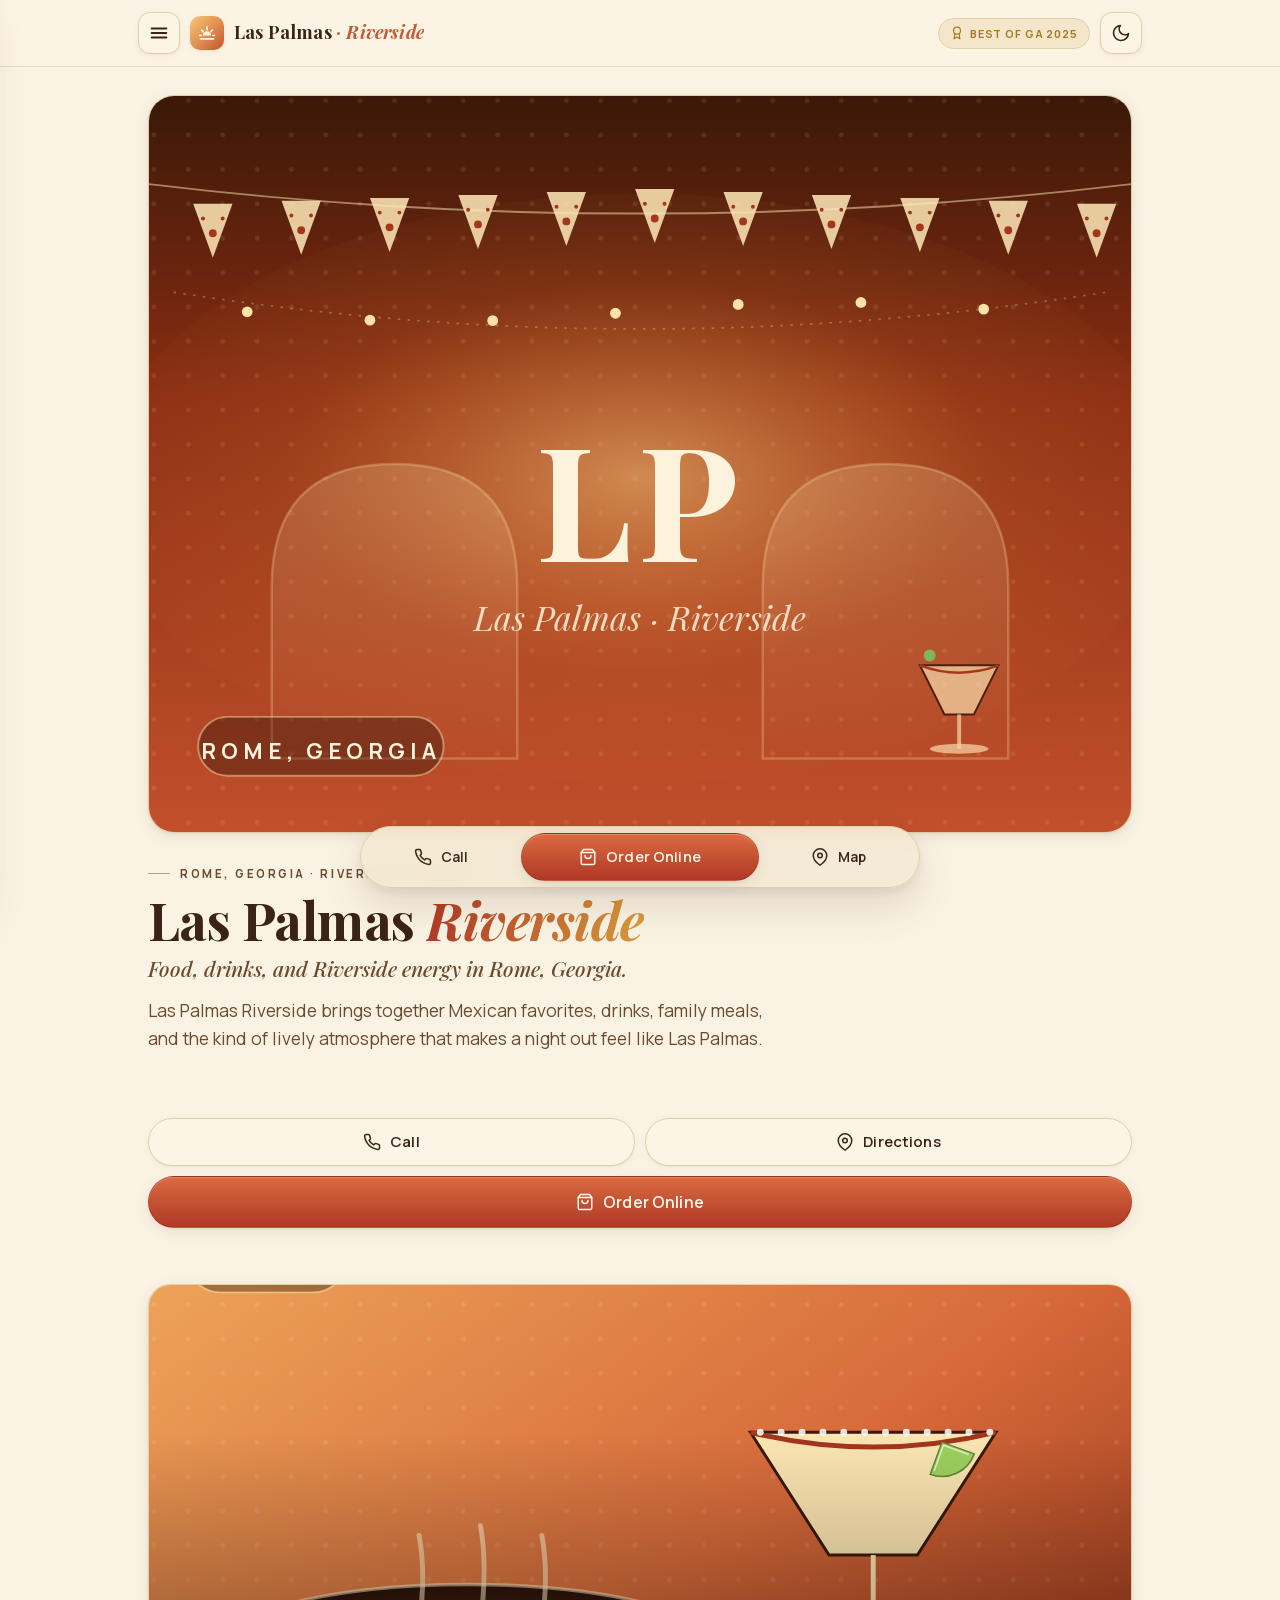
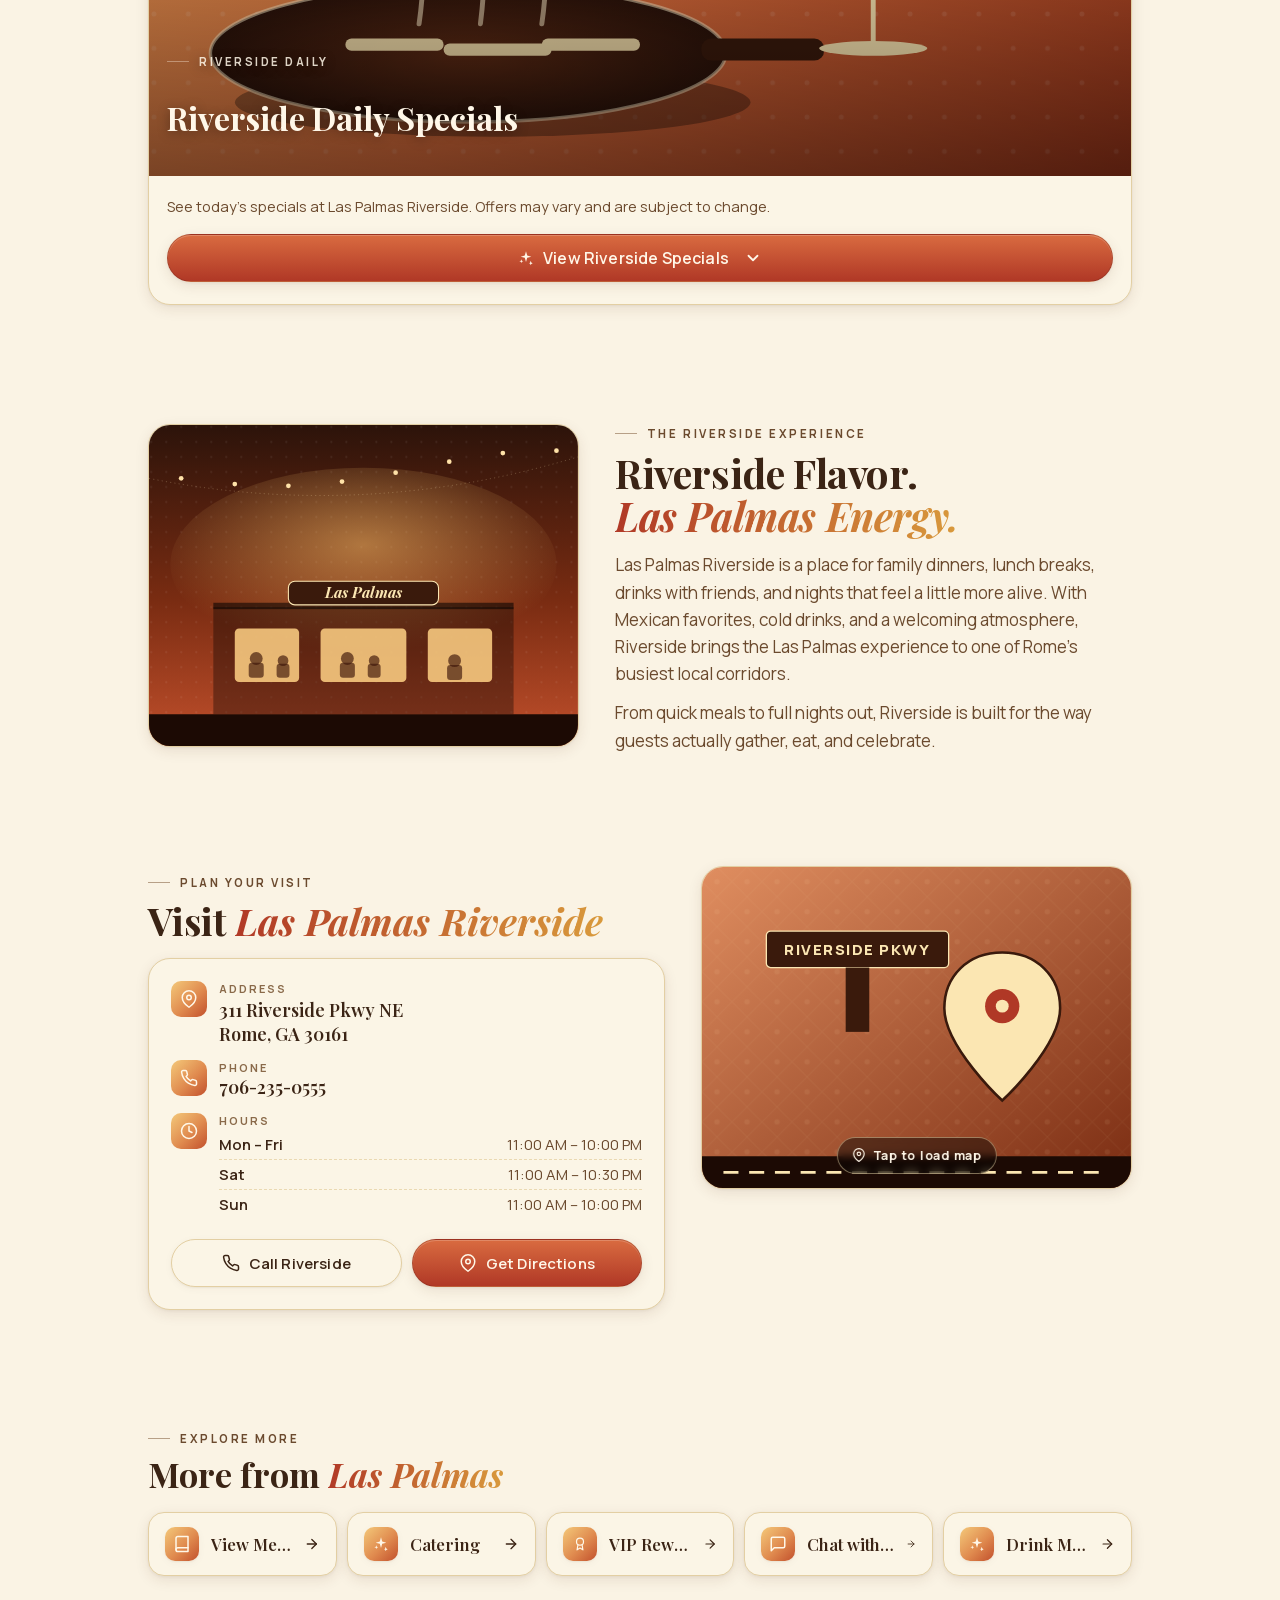
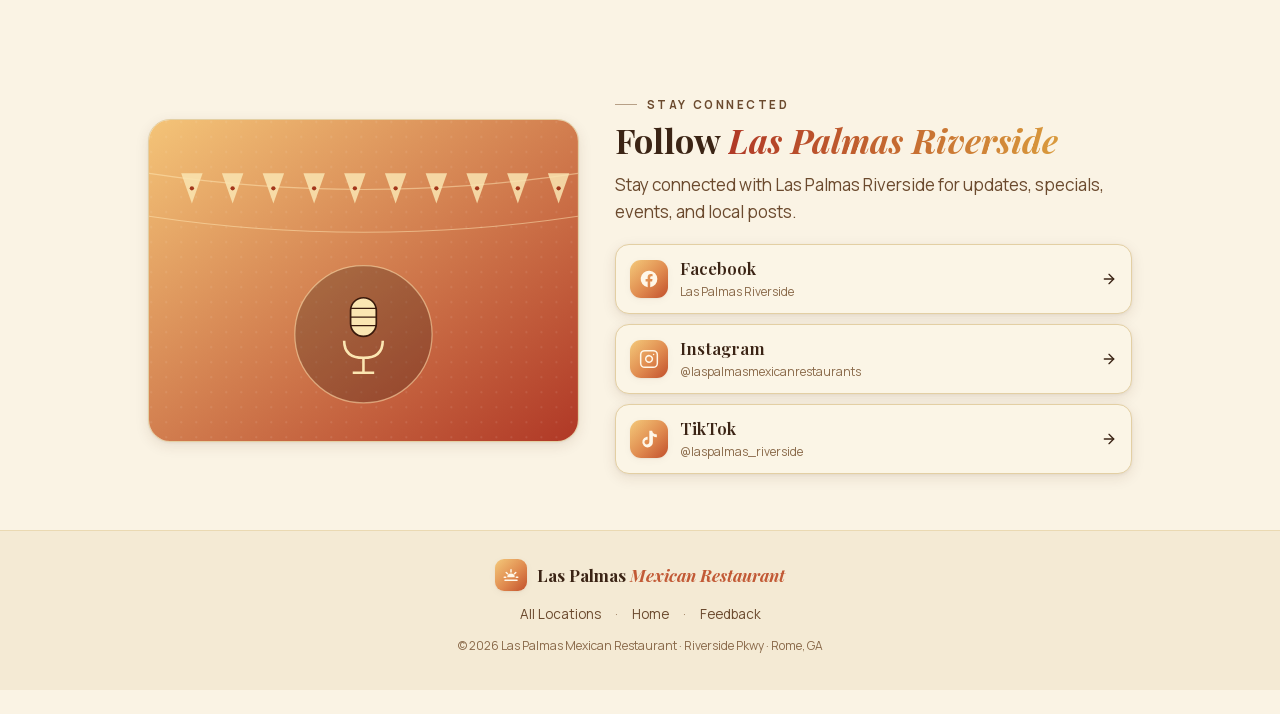
<file: riverside/index.html>
<!DOCTYPE html>
<html lang="en" class="no-js">
<head>
<meta charset="utf-8">
<meta name="viewport" content="width=device-width, initial-scale=1">
<title>Mexican Restaurant in Rome, GA | Las Palmas Riverside</title>
<meta name="description" content="Mexican favorites, margaritas &amp; daily specials on Riverside Pkwy in Rome, GA. Dine in or order online — karaoke Thursdays at Las Palmas Riverside.">
<link rel="canonical" href="https://laspalmasmexicanrest.com/riverside/">

<meta property="og:type" content="restaurant">
<meta property="og:site_name" content="Las Palmas Mexican Restaurant">
<meta property="og:title" content="Las Palmas Riverside — Mexican Restaurant in Rome, GA">
<meta property="og:description" content="Mexican favorites, margaritas &amp; daily specials on Riverside Pkwy in Rome, GA. Dine in or order online.">
<meta property="og:url" content="https://laspalmasmexicanrest.com/riverside/">
<meta property="og:image" content="https://laspalmasmexicanrest.com/assets/images/shared/og-share.jpg">
<meta name="twitter:card" content="summary_large_image">
<meta name="twitter:title" content="Las Palmas Riverside — Mexican Restaurant in Rome, GA">
<meta name="twitter:description" content="Mexican favorites, margaritas &amp; daily specials on Riverside Pkwy in Rome, GA.">
<meta name="twitter:image" content="https://laspalmasmexicanrest.com/assets/images/shared/og-share.jpg">
<meta name="theme-color" content="#faf3e4" media="(prefers-color-scheme: light)">
<meta name="theme-color" content="#1a0f07" media="(prefers-color-scheme: dark)">

<script>(function(){try{var t=localStorage.getItem('lp-theme')||(matchMedia('(prefers-color-scheme: dark)').matches?'dark':'light');document.documentElement.setAttribute('data-theme',t);}catch(e){}document.documentElement.classList.remove('no-js');})();</script>

<link rel="preload" href="/assets/fonts/playfair-var.woff2" as="font" type="font/woff2" crossorigin>
<link rel="preload" href="/assets/fonts/playfair-italic-var.woff2" as="font" type="font/woff2" crossorigin>
<link rel="preload" href="/assets/fonts/manrope-var.woff2" as="font" type="font/woff2" crossorigin>

<style>
@font-face{font-family:'Manrope';src:url('/assets/fonts/manrope-var.woff2') format('woff2');font-weight:200 800;font-style:normal;font-display:swap}
@font-face{font-family:'Playfair Display';src:url('/assets/fonts/playfair-var.woff2') format('woff2');font-weight:400 900;font-style:normal;font-display:swap}
@font-face{font-family:'Playfair Display';src:url('/assets/fonts/playfair-italic-var.woff2') format('woff2');font-weight:400 900;font-style:italic;font-display:swap}
:root{--bg:#faf3e4;--bg-elev:#f4ead4;--bg-card:#fbf5e6;--bg-card-2:#efe1c2;--line:#e3cfa3;--line-soft:#ead9b2;--text:#3b2415;--text-soft:#6b4a2e;--text-mute:#8a6a4a;--gold:#c89b3c;--gold-deep:#a87a1f;--amber:#d99a3c;--terracotta:#c25a36;--terracotta-deep:#a3411f;--salsa:#b03826;--shadow-sm:0 1px 2px rgba(74,42,18,.06),0 2px 8px rgba(74,42,18,.04);--shadow-md:0 4px 14px rgba(74,42,18,.10),0 1px 3px rgba(74,42,18,.06);--shadow-lg:0 18px 42px rgba(74,42,18,.14),0 4px 12px rgba(74,42,18,.08);--glow:0 0 0 1px rgba(217,154,60,.30),0 14px 38px -10px rgba(176,56,38,.30);--ring:0 0 0 3px rgba(200,155,60,.35);--gradient-warm:linear-gradient(135deg,#f4c97a 0%,#e08b4f 55%,#c2502c 100%);--gradient-button:linear-gradient(180deg,#d96b40 0%,#b03826 100%);--gradient-button-hover:linear-gradient(180deg,#e07a4d 0%,#c2452c 100%);--gradient-text:linear-gradient(95deg,#b03826 0%,#d99a3c 100%);--header-bg:rgba(250,243,228,.82)}
[data-theme="dark"]{--bg:#1a0f07;--bg-elev:#22150c;--bg-card:#28190f;--bg-card-2:#311e12;--line:#4a2f1c;--line-soft:#3a2616;--text:#f1e2c4;--text-soft:#d8bf94;--text-mute:#a48d65;--gold:#d9a23c;--gold-deep:#b8862e;--amber:#e0a84a;--terracotta:#d96d44;--terracotta-deep:#c2502c;--salsa:#c44525;--shadow-sm:0 1px 2px rgba(0,0,0,.45),0 2px 8px rgba(0,0,0,.25);--shadow-md:0 6px 20px rgba(0,0,0,.55),0 2px 6px rgba(0,0,0,.3);--shadow-lg:0 22px 50px rgba(0,0,0,.65),0 6px 16px rgba(0,0,0,.4);--glow:0 0 0 1px rgba(217,162,60,.32),0 16px 44px -10px rgba(217,130,60,.40);--ring:0 0 0 3px rgba(217,162,60,.40);--gradient-warm:linear-gradient(135deg,#b8752c 0%,#9c4825 55%,#5e2010 100%);--gradient-button:linear-gradient(180deg,#e0784a 0%,#b03e20 100%);--gradient-button-hover:linear-gradient(180deg,#ec8757 0%,#c54725 100%);--gradient-text:linear-gradient(95deg,#e08e60 0%,#e0b860 100%);--header-bg:rgba(28,17,8,.78)}
*{box-sizing:border-box}html,body{background:var(--bg)}
body{margin:0;font-family:'Manrope',system-ui,-apple-system,BlinkMacSystemFont,'Segoe UI',sans-serif;color:var(--text);-webkit-font-smoothing:antialiased}
.lp-page{background:var(--bg);color:var(--text);min-height:100vh}
.serif{font-family:'Playfair Display',Georgia,serif}.italic{font-style:italic}
.gradient-text{background:var(--gradient-text);-webkit-background-clip:text;background-clip:text;color:transparent}
.lp-glow{box-shadow:var(--shadow-md),var(--glow)}
.container{width:100%;max-width:720px;margin:0 auto;padding:0 18px}
@media(min-width:768px){.container{max-width:880px;padding:0 28px}}
@media(min-width:1100px){.container{max-width:1040px}}
.section{padding:38px 0}@media(min-width:768px){.section{padding:56px 0}}
.btn{display:inline-flex;align-items:center;justify-content:center;gap:9px;padding:14px 18px;border-radius:999px;border:1px solid transparent;font-family:'Manrope',sans-serif;font-weight:600;font-size:15px;cursor:pointer;text-decoration:none;min-height:48px;line-height:1}
.btn-primary{background:var(--gradient-button);color:#fff7e8;border-color:rgba(0,0,0,.12);box-shadow:var(--shadow-md),inset 0 1px 0 rgba(255,255,255,.20)}
.btn-secondary{background:var(--bg-card);color:var(--text);border:1px solid var(--line);box-shadow:var(--shadow-sm)}
.card{background:var(--bg-card);border:1px solid var(--line);border-radius:22px;box-shadow:var(--shadow-md);overflow:hidden}
.eyebrow{display:inline-flex;align-items:center;gap:10px;font-size:11.5px;font-weight:700;letter-spacing:.22em;text-transform:uppercase;color:var(--text-soft)}
.eyebrow-rule{display:inline-block;width:22px;height:1px;background:var(--text-mute);opacity:.6}
.lp-header{position:sticky;top:0;z-index:50;-webkit-backdrop-filter:saturate(140%) blur(10px);backdrop-filter:saturate(140%) blur(10px);background:var(--header-bg);border-bottom:1px solid var(--line-soft)}
.lp-header-inner{display:flex;align-items:center;gap:10px;padding:12px 18px}
.lp-iconbtn{width:42px;height:42px;display:inline-flex;align-items:center;justify-content:center;background:var(--bg-card);border:1px solid var(--line);color:var(--text);border-radius:12px;cursor:pointer;box-shadow:var(--shadow-sm)}
.lp-brand{display:flex;align-items:center;gap:10px;text-decoration:none;color:var(--text);flex:1;min-width:0}
.lp-brand-mark{width:34px;height:34px;border-radius:10px;background:var(--gradient-warm);display:inline-flex;align-items:center;justify-content:center;box-shadow:var(--shadow-sm);color:#fff7e8;flex:0 0 34px}
.lp-brand-name{font-family:'Playfair Display',Georgia,serif;font-size:18px;font-weight:700;line-height:1.1;white-space:nowrap;overflow:hidden;text-overflow:ellipsis}
.lp-brand-name em{color:var(--terracotta);font-style:italic}
.header-badge{display:none;align-items:center;gap:6px;padding:7px 11px;border-radius:999px;background:rgba(200,155,60,.14);border:1px solid var(--line);color:var(--gold-deep);font-size:11px;font-weight:700;letter-spacing:.08em;text-transform:uppercase;white-space:nowrap}
@media(min-width:520px){.header-badge{display:inline-flex}}
.lp-hero{padding-top:28px;position:relative}
.lp-hero-media{position:relative;aspect-ratio:4/3;border-radius:26px}
.lp-hero-media svg{width:100%;height:100%;display:block}
.lp-hero-copy{margin-top:24px}
.lp-hero h1{margin:12px 0 6px;font-size:clamp(34px,7vw,52px);line-height:1.05;letter-spacing:-.01em;font-weight:700}
.lp-hero-tagline{margin:6px 0 14px;font-size:clamp(17px,3.6vw,21px);color:var(--text-soft);font-style:italic;font-weight:500}
.lp-hero-body{margin:0;font-size:clamp(15.5px,3.4vw,17.5px);line-height:1.6;color:var(--text-soft);max-width:640px}
.lp-actions-section{padding-top:4px}
.lp-actions{display:grid;grid-template-columns:1fr 1fr;gap:10px;margin-top:6px}
.lp-actions .btn-order{grid-column:1/-1;font-size:16px;padding:16px 18px}
@keyframes lp-fade-up{from{opacity:0;transform:translateY(14px)}to{opacity:1;transform:translateY(0)}}
@keyframes lp-shimmer{0%{background-position:-200% 0}100%{background-position:200% 0}}
.reveal{opacity:0;animation:lp-fade-up 700ms cubic-bezier(.2,.7,.2,1) forwards}
.reveal-1{animation-delay:60ms}.reveal-2{animation-delay:140ms}.reveal-3{animation-delay:220ms}.reveal-4{animation-delay:300ms}.reveal-5{animation-delay:380ms}
.shimmer-text{background:linear-gradient(95deg,var(--salsa) 0%,var(--amber) 50%,var(--salsa) 100%);background-size:200% 100%;-webkit-background-clip:text;background-clip:text;color:transparent;animation:lp-shimmer 5s linear infinite}
.has-dock{padding-bottom:96px}@media(min-width:900px){.has-dock{padding-bottom:24px}}
.lps-intro{position:fixed;inset:0;z-index:2000;display:grid;place-items:center;overflow:hidden;pointer-events:none;animation:lps-intro-veil var(--intro-dur,1650ms) ease forwards}
.lps-intro.is-done{display:none}
.lps-intro-bloom{position:absolute;width:120vmin;height:120vmin;border-radius:50%;filter:blur(6px);animation:lps-intro-bloom 1650ms cubic-bezier(.2,.7,.2,1) forwards}
.lps-intro-arc{position:relative;width:clamp(150px,44vmin,230px);height:auto;margin-bottom:6px;animation:lps-intro-arc 1000ms cubic-bezier(.2,.7,.2,1) both}
.lps-intro-rays{animation:lps-intro-rays 1400ms ease both;transform-origin:100px 78px}
.lps-intro-sunbody{animation:lps-intro-sun 900ms cubic-bezier(.2,.7,.2,1) both;transform-origin:100px 78px}
.lps-intro-text{position:relative;display:flex;flex-direction:column;align-items:center;gap:2px;text-align:center;padding:0 18px}
.lps-intro-welcome{font:500 13px 'Manrope',sans-serif;letter-spacing:.34em;text-transform:uppercase;color:var(--text-mute);animation:lps-intro-rise 700ms ease both;animation-delay:160ms}
.lps-intro-name{font-family:'Playfair Display',Georgia,serif;font-weight:600;font-size:clamp(40px,13vw,68px);line-height:1.02;background-size:220% auto;-webkit-background-clip:text;background-clip:text;-webkit-text-fill-color:transparent;color:transparent;animation:lps-intro-name 900ms cubic-bezier(.2,.7,.2,1) both,lps-shimmer2 4.5s ease-in-out infinite;animation-delay:300ms,600ms;filter:drop-shadow(0 2px 6px rgba(120,45,18,.18))}
@keyframes lps-shimmer2{0%,100%{background-position:0% 50%}50%{background-position:100% 50%}}
@keyframes lps-intro-veil{0%,66%{opacity:1}100%{opacity:0}}
@keyframes lps-intro-bloom{0%{opacity:0;transform:scale(.6)}40%{opacity:.95}70%{opacity:.8;transform:scale(1.06)}100%{opacity:0;transform:scale(1.16)}}
@keyframes lps-intro-arc{0%{opacity:0;transform:translateY(16px) scale(.92)}60%{opacity:1}100%{opacity:1;transform:translateY(0) scale(1)}}
@keyframes lps-intro-rays{0%{opacity:0}55%{opacity:.85}100%{opacity:.85}}
@keyframes lps-intro-sun{0%{transform:scaleY(.2);opacity:0}100%{transform:scaleY(1);opacity:1}}
@keyframes lps-intro-rise{0%{opacity:0;transform:translateY(10px)}100%{opacity:1;transform:translateY(0)}}
@keyframes lps-intro-name{0%{opacity:0;transform:translateY(14px) scale(.96)}100%{opacity:1;transform:translateY(0) scale(1)}}
@media(prefers-reduced-motion:reduce){.reveal,.shimmer-text,[class*="reveal-"]{animation:none!important;opacity:1!important;transform:none!important}.lps-intro{animation:lps-intro-veil-quick 750ms ease forwards}.lps-intro-bloom,.lps-intro-arc,.lps-intro-rays,.lps-intro-sunbody,.lps-intro-welcome,.lps-intro-name{animation:none!important;opacity:1!important;transform:none!important}}
@keyframes lps-intro-veil-quick{0%,55%{opacity:1}100%{opacity:0}}
.lp-scrim{position:fixed;inset:0;opacity:0;pointer-events:none;border:none;padding:0}.lp-drawer{position:fixed;top:0;left:0;bottom:0;width:min(86vw,340px);transform:translateX(-105%)}
.no-js .lps-intro{display:none}
</style>
<link rel="stylesheet" href="/assets/css/site.css" media="print" onload="this.media='all'">
<noscript><link rel="stylesheet" href="/assets/css/site.css"></noscript>

<script type="application/ld+json">
{
  "@context": "https://schema.org",
  "@type": "Restaurant",
  "@id": "https://laspalmasmexicanrest.com/riverside/#restaurant",
  "name": "Las Palmas Mexican Restaurant - Riverside",
  "alternateName": "Las Palmas Riverside",
  "url": "https://laspalmasmexicanrest.com/riverside/",
  "image": "https://laspalmasmexicanrest.com/assets/images/shared/og-share.jpg",
  "telephone": "+17062350555",
  "servesCuisine": "Mexican",
  "priceRange": "$$",
  "address": {
    "@type": "PostalAddress",
    "streetAddress": "311 Riverside Pkwy NE",
    "addressLocality": "Rome",
    "addressRegion": "GA",
    "postalCode": "30161",
    "addressCountry": "US"
  },
  "geo": {
    "@type": "GeoCoordinates",
    "latitude": 34.2595784,
    "longitude": -85.168711
  },
  "openingHoursSpecification": [
    { "@type": "OpeningHoursSpecification", "dayOfWeek": ["Monday","Tuesday","Wednesday","Thursday","Friday"], "opens": "11:00", "closes": "22:00" },
    { "@type": "OpeningHoursSpecification", "dayOfWeek": "Saturday", "opens": "11:00", "closes": "22:30" },
    { "@type": "OpeningHoursSpecification", "dayOfWeek": "Sunday", "opens": "11:00", "closes": "22:00" }
  ],
  "hasMap": "https://maps.app.goo.gl/dp5atybNyxoMBAwr9",
  "menu": "https://laspalmasmexicanrest.com/menu/",
  "sameAs": [
    "https://www.facebook.com/share/17mXsWV6XS/",
    "https://www.instagram.com/laspalmasmexicanrestaurants",
    "https://www.tiktok.com/@laspalmas_riverside"
  ],
  "parentOrganization": {
    "@type": "Organization",
    "name": "Las Palmas Mexican Restaurant",
    "url": "https://laspalmasmexicanrest.com/"
  }
}
</script>
<script type="application/ld+json">
{
  "@context": "https://schema.org",
  "@type": "BreadcrumbList",
  "itemListElement": [
    { "@type": "ListItem", "position": 1, "name": "Home", "item": "https://laspalmasmexicanrest.com/" },
    { "@type": "ListItem", "position": 2, "name": "Locations", "item": "https://laspalmasmexicanrest.com/locations/" },
    { "@type": "ListItem", "position": 3, "name": "Riverside — Rome, GA", "item": "https://laspalmasmexicanrest.com/riverside/" }
  ]
}
</script>
</head>
<body>
<div class="lp-page has-dock">

  <!-- Welcome intro (sunrise / sunset palette / intensity 70 — values baked from Glenn's defaults) -->
  <div class="lps-intro" data-duration="1650" role="presentation" aria-hidden="true"
       style="--intro-dur:1650ms;background:radial-gradient(circle at 50% 42%, rgba(245,190,63,0.345), transparent 58%),radial-gradient(circle at 22% 78%, rgba(217,70,42,0.264), transparent 55%),radial-gradient(circle at 80% 24%, rgba(122,38,22,0.203), transparent 52%),var(--bg)">
    <div class="lps-intro-bloom" style="background:radial-gradient(circle, rgba(245,190,63,0.558) 0%, rgba(245,190,63,0.305) 35%, rgba(217,70,42,0.142) 60%, transparent 72%)"></div>
    <svg class="lps-intro-arc" viewBox="0 0 200 120" aria-hidden="true">
      <defs>
        <linearGradient id="lps-intro-sun" x1="0" y1="0" x2="0" y2="1">
          <stop offset="0%" stop-color="#F5BE3F"/>
          <stop offset="100%" stop-color="#D9462A"/>
        </linearGradient>
      </defs>
      <g class="lps-intro-rays" stroke="#F5BE3F" stroke-width="2" stroke-linecap="round" opacity="0.8">
        <line x1="100" y1="34" x2="100" y2="50"/>
        <line x1="64" y1="44" x2="74" y2="56"/>
        <line x1="136" y1="44" x2="126" y2="56"/>
        <line x1="46" y1="70" x2="60" y2="72"/>
        <line x1="154" y1="70" x2="140" y2="72"/>
      </g>
      <path class="lps-intro-sunbody" d="M 70 78 a 30 30 0 0 1 60 0 z" fill="url(#lps-intro-sun)"/>
      <path d="M 30 88 Q 100 100 170 88" stroke="#7A2616" stroke-width="3" fill="none" stroke-linecap="round"/>
      <path d="M 44 96 Q 100 104 156 96" stroke="#D9462A" stroke-width="2.2" fill="none" stroke-linecap="round"/>
    </svg>
    <div class="lps-intro-text">
      <span class="lps-intro-welcome">Welcome to Las Palmas</span>
      <span class="lps-intro-name" style="background-image:linear-gradient(90deg,#D9462A,#F5BE3F,#7A2616,#F5BE3F,#D9462A)">Riverside</span>
    </div>
  </div>

  <header class="lp-header">
    <div class="container lp-header-inner">
      <button class="lp-iconbtn" aria-label="Open menu" data-nav-open>
        <svg width="22" height="22" viewBox="0 0 24 24" fill="none" stroke="currentColor" stroke-width="2.2" stroke-linecap="round" stroke-linejoin="round" aria-hidden="true"><line x1="4" y1="7" x2="20" y2="7"/><line x1="4" y1="12" x2="20" y2="12"/><line x1="4" y1="17" x2="20" y2="17"/></svg>
      </button>

      <a class="lp-brand" href="/">
        <span class="lp-brand-mark" aria-hidden="true">
          <svg width="20" height="20" viewBox="0 0 24 24" fill="none" stroke="currentColor" stroke-width="2" stroke-linecap="round" aria-hidden="true"><path d="M7 15a5 5 0 0 1 10 0" fill="currentColor" stroke="none"/><line x1="12" y1="5" x2="12" y2="8"/><line x1="5.6" y1="8.6" x2="7.4" y2="10.4"/><line x1="18.4" y1="8.6" x2="16.6" y2="10.4"/><line x1="3" y1="15" x2="5" y2="15"/><line x1="19" y1="15" x2="21" y2="15"/><path d="M4 19h16"/></svg>
        </span>
        <span class="lp-brand-name">Las Palmas <em>· Riverside</em></span>
      </a>

      <span class="header-badge">
        <svg width="14" height="14" viewBox="0 0 24 24" fill="none" stroke="currentColor" stroke-width="2" stroke-linecap="round" stroke-linejoin="round" aria-hidden="true"><circle cx="12" cy="8" r="6"/><path d="M15.477 12.89 17 22l-5-3-5 3 1.523-9.11"/></svg>
        Best of GA 2025
      </span>

      <button class="lp-iconbtn" aria-label="Switch to dark mode" data-theme-toggle>
        <svg class="icon-sun" width="20" height="20" viewBox="0 0 24 24" fill="none" stroke="currentColor" stroke-width="2" stroke-linecap="round" stroke-linejoin="round" aria-hidden="true" style="display:none"><circle cx="12" cy="12" r="4"/><path d="M12 2v2M12 20v2M4.93 4.93l1.41 1.41M17.66 17.66l1.41 1.41M2 12h2M20 12h2M4.93 19.07l1.41-1.41M17.66 6.34l1.41-1.41"/></svg>
        <svg class="icon-moon" width="20" height="20" viewBox="0 0 24 24" fill="none" stroke="currentColor" stroke-width="2" stroke-linecap="round" stroke-linejoin="round" aria-hidden="true"><path d="M21 12.79A9 9 0 1 1 11.21 3 7 7 0 0 0 21 12.79z"/></svg>
      </button>
    </div>
  </header>

  <button class="lp-scrim" tabindex="-1" aria-hidden="true"></button>
  <aside class="lp-drawer" role="dialog" aria-modal="true" aria-label="Site menu" aria-hidden="true" inert>
    <div class="lp-drawer-head">
      <span class="lp-drawer-title">Las Palmas <em>Menu</em></span>
      <button class="lp-drawer-close" aria-label="Close menu" data-nav-close>
        <svg width="22" height="22" viewBox="0 0 24 24" fill="none" stroke="currentColor" stroke-width="2.2" stroke-linecap="round" stroke-linejoin="round" aria-hidden="true"><line x1="6" y1="6" x2="18" y2="18"/><line x1="18" y1="6" x2="6" y2="18"/></svg>
      </button>
    </div>
    <nav class="lp-drawer-nav">
      <a href="/"><span>Home</span><svg width="16" height="16" viewBox="0 0 24 24" fill="none" stroke="currentColor" stroke-width="2" stroke-linecap="round" stroke-linejoin="round" aria-hidden="true"><line x1="5" y1="12" x2="19" y2="12"/><polyline points="12 5 19 12 12 19"/></svg></a>
      <a href="/menu/"><span>Menu</span><svg width="16" height="16" viewBox="0 0 24 24" fill="none" stroke="currentColor" stroke-width="2" stroke-linecap="round" stroke-linejoin="round" aria-hidden="true"><line x1="5" y1="12" x2="19" y2="12"/><polyline points="12 5 19 12 12 19"/></svg></a>
      <a href="/chat/"><span>Chat</span><svg width="16" height="16" viewBox="0 0 24 24" fill="none" stroke="currentColor" stroke-width="2" stroke-linecap="round" stroke-linejoin="round" aria-hidden="true"><line x1="5" y1="12" x2="19" y2="12"/><polyline points="12 5 19 12 12 19"/></svg></a>
      <a href="/locations/"><span>Locations</span><svg width="16" height="16" viewBox="0 0 24 24" fill="none" stroke="currentColor" stroke-width="2" stroke-linecap="round" stroke-linejoin="round" aria-hidden="true"><line x1="5" y1="12" x2="19" y2="12"/><polyline points="12 5 19 12 12 19"/></svg></a>
      <a href="/specials/"><span>Daily Specials</span><svg width="16" height="16" viewBox="0 0 24 24" fill="none" stroke="currentColor" stroke-width="2" stroke-linecap="round" stroke-linejoin="round" aria-hidden="true"><line x1="5" y1="12" x2="19" y2="12"/><polyline points="12 5 19 12 12 19"/></svg></a>
      <a href="/drinks/"><span>Drinks</span><svg width="16" height="16" viewBox="0 0 24 24" fill="none" stroke="currentColor" stroke-width="2" stroke-linecap="round" stroke-linejoin="round" aria-hidden="true"><line x1="5" y1="12" x2="19" y2="12"/><polyline points="12 5 19 12 12 19"/></svg></a>
      <a href="/catering/"><span>Catering</span><svg width="16" height="16" viewBox="0 0 24 24" fill="none" stroke="currentColor" stroke-width="2" stroke-linecap="round" stroke-linejoin="round" aria-hidden="true"><line x1="5" y1="12" x2="19" y2="12"/><polyline points="12 5 19 12 12 19"/></svg></a>
      <a href="/feedback/"><span>Feedback</span><svg width="16" height="16" viewBox="0 0 24 24" fill="none" stroke="currentColor" stroke-width="2" stroke-linecap="round" stroke-linejoin="round" aria-hidden="true"><line x1="5" y1="12" x2="19" y2="12"/><polyline points="12 5 19 12 12 19"/></svg></a>
      <a href="/events/"><span>Events</span><svg width="16" height="16" viewBox="0 0 24 24" fill="none" stroke="currentColor" stroke-width="2" stroke-linecap="round" stroke-linejoin="round" aria-hidden="true"><line x1="5" y1="12" x2="19" y2="12"/><polyline points="12 5 19 12 12 19"/></svg></a>
      <a href="/tacopete/"><span>VIP Rewards</span><svg width="16" height="16" viewBox="0 0 24 24" fill="none" stroke="currentColor" stroke-width="2" stroke-linecap="round" stroke-linejoin="round" aria-hidden="true"><line x1="5" y1="12" x2="19" y2="12"/><polyline points="12 5 19 12 12 19"/></svg></a>
      <a href="/join-our-team/"><span>Join Our Team</span><svg width="16" height="16" viewBox="0 0 24 24" fill="none" stroke="currentColor" stroke-width="2" stroke-linecap="round" stroke-linejoin="round" aria-hidden="true"><line x1="5" y1="12" x2="19" y2="12"/><polyline points="12 5 19 12 12 19"/></svg></a>
      <a href="/order/"><span>Online Ordering</span><svg width="16" height="16" viewBox="0 0 24 24" fill="none" stroke="currentColor" stroke-width="2" stroke-linecap="round" stroke-linejoin="round" aria-hidden="true"><line x1="5" y1="12" x2="19" y2="12"/><polyline points="12 5 19 12 12 19"/></svg></a>
    </nav>
    <div class="lp-drawer-foot">© <span data-year>2026</span> Las Palmas Mexican Restaurant</div>
  </aside>

  <main>
    <!-- ── Hero ─────────────────────────────────────────────────────── -->
    <section class="section lp-hero">
      <div class="container">
        <div class="card lp-hero-media lp-glow reveal reveal-1">
          <!-- TODO: replace with real Riverside hero photo (WebP) when Glenn delivers; SVG scene is Glenn's designed fallback -->
          <svg viewBox="0 0 400 300" preserveAspectRatio="xMidYMid slice" role="img" aria-label="Las Palmas Riverside — food, drinks, and warm Riverside energy">
            <defs>
              <linearGradient id="rv-hero-grad" x1="0" y1="0" x2="0" y2="1">
                <stop offset="0%" stop-color="#3a1808"/><stop offset="40%" stop-color="#8a2d12"/><stop offset="100%" stop-color="#c2502c"/>
              </linearGradient>
              <linearGradient id="rv-arch" x1="0" y1="0" x2="0" y2="1">
                <stop offset="0%" stop-color="rgba(255,233,184,0.20)"/><stop offset="100%" stop-color="rgba(255,233,184,0)"/>
              </linearGradient>
              <radialGradient id="rv-glow" cx="50%" cy="48%" r="55%">
                <stop offset="0%" stop-color="rgba(255,210,130,0.55)"/><stop offset="60%" stop-color="rgba(255,160,70,0.10)"/><stop offset="100%" stop-color="rgba(255,160,70,0)"/>
              </radialGradient>
              <pattern id="rv-hero-dots" x="0" y="0" width="14" height="14" patternUnits="userSpaceOnUse">
                <circle cx="2" cy="2" r="1" fill="rgba(255,233,184,0.10)"/>
              </pattern>
            </defs>
            <rect width="400" height="300" fill="url(#rv-hero-grad)"/>
            <rect width="400" height="300" fill="url(#rv-hero-dots)"/>
            <ellipse cx="200" cy="160" rx="220" ry="120" fill="url(#rv-glow)"/>
            <path d="M 0 36 Q 200 60 400 36" stroke="rgba(255,233,184,0.5)" stroke-width="0.8" fill="none"/>
            <g class="lp-anim-sway" style="transform-origin:26px 42px;animation-delay:0s"><path d="M 18 44 L 26 66 L 34 44 Z" fill="rgba(255,233,184,0.85)"/><circle cx="26" cy="56" r="1.6" fill="#a3361b"/><circle cx="22" cy="50" r="0.8" fill="#a3361b"/><circle cx="30" cy="50" r="0.8" fill="#a3361b"/></g>
            <g class="lp-anim-sway" style="transform-origin:62px 41px;animation-delay:.18s"><path d="M 54 42.8 L 62 64.8 L 70 42.8 Z" fill="rgba(255,233,184,0.85)"/><circle cx="62" cy="54.8" r="1.6" fill="#a3361b"/><circle cx="58" cy="48.8" r="0.8" fill="#a3361b"/><circle cx="66" cy="48.8" r="0.8" fill="#a3361b"/></g>
            <g class="lp-anim-sway" style="transform-origin:98px 40px;animation-delay:.36s"><path d="M 90 41.6 L 98 63.6 L 106 41.6 Z" fill="rgba(255,233,184,0.85)"/><circle cx="98" cy="53.6" r="1.6" fill="#a3361b"/><circle cx="94" cy="47.6" r="0.8" fill="#a3361b"/><circle cx="102" cy="47.6" r="0.8" fill="#a3361b"/></g>
            <g class="lp-anim-sway" style="transform-origin:134px 38px;animation-delay:.54s"><path d="M 126 40.4 L 134 62.4 L 142 40.4 Z" fill="rgba(255,233,184,0.85)"/><circle cx="134" cy="52.4" r="1.6" fill="#a3361b"/><circle cx="130" cy="46.4" r="0.8" fill="#a3361b"/><circle cx="138" cy="46.4" r="0.8" fill="#a3361b"/></g>
            <g class="lp-anim-sway" style="transform-origin:170px 37px;animation-delay:.72s"><path d="M 162 39.2 L 170 61.2 L 178 39.2 Z" fill="rgba(255,233,184,0.85)"/><circle cx="170" cy="51.2" r="1.6" fill="#a3361b"/><circle cx="166" cy="45.2" r="0.8" fill="#a3361b"/><circle cx="174" cy="45.2" r="0.8" fill="#a3361b"/></g>
            <g class="lp-anim-sway" style="transform-origin:206px 36px;animation-delay:.9s"><path d="M 198 38 L 206 60 L 214 38 Z" fill="rgba(255,233,184,0.85)"/><circle cx="206" cy="50" r="1.6" fill="#a3361b"/><circle cx="202" cy="44" r="0.8" fill="#a3361b"/><circle cx="210" cy="44" r="0.8" fill="#a3361b"/></g>
            <g class="lp-anim-sway" style="transform-origin:242px 37px;animation-delay:1.08s"><path d="M 234 39.2 L 242 61.2 L 250 39.2 Z" fill="rgba(255,233,184,0.85)"/><circle cx="242" cy="51.2" r="1.6" fill="#a3361b"/><circle cx="238" cy="45.2" r="0.8" fill="#a3361b"/><circle cx="246" cy="45.2" r="0.8" fill="#a3361b"/></g>
            <g class="lp-anim-sway" style="transform-origin:278px 38px;animation-delay:1.26s"><path d="M 270 40.4 L 278 62.4 L 286 40.4 Z" fill="rgba(255,233,184,0.85)"/><circle cx="278" cy="52.4" r="1.6" fill="#a3361b"/><circle cx="274" cy="46.4" r="0.8" fill="#a3361b"/><circle cx="282" cy="46.4" r="0.8" fill="#a3361b"/></g>
            <g class="lp-anim-sway" style="transform-origin:314px 40px;animation-delay:1.44s"><path d="M 306 41.6 L 314 63.6 L 322 41.6 Z" fill="rgba(255,233,184,0.85)"/><circle cx="314" cy="53.6" r="1.6" fill="#a3361b"/><circle cx="310" cy="47.6" r="0.8" fill="#a3361b"/><circle cx="318" cy="47.6" r="0.8" fill="#a3361b"/></g>
            <g class="lp-anim-sway" style="transform-origin:350px 41px;animation-delay:1.62s"><path d="M 342 42.8 L 350 64.8 L 358 42.8 Z" fill="rgba(255,233,184,0.85)"/><circle cx="350" cy="54.8" r="1.6" fill="#a3361b"/><circle cx="346" cy="48.8" r="0.8" fill="#a3361b"/><circle cx="354" cy="48.8" r="0.8" fill="#a3361b"/></g>
            <g class="lp-anim-sway" style="transform-origin:386px 42px;animation-delay:1.8s"><path d="M 378 44 L 386 66 L 394 44 Z" fill="rgba(255,233,184,0.85)"/><circle cx="386" cy="56" r="1.6" fill="#a3361b"/><circle cx="382" cy="50" r="0.8" fill="#a3361b"/><circle cx="390" cy="50" r="0.8" fill="#a3361b"/></g>
            <path d="M 10 80 Q 200 110 390 80" stroke="rgba(255,233,184,0.30)" stroke-width="0.7" fill="none" stroke-dasharray="1 3"/>
            <g fill="#ffe2a8">
              <circle class="lp-anim-twinkle" cx="40" cy="88" r="2.2" style="animation-duration:2.4s;animation-delay:0s"/>
              <circle class="lp-anim-twinkle" cx="90" cy="91.4" r="2.2" style="animation-duration:2.8s;animation-delay:.2s"/>
              <circle class="lp-anim-twinkle" cx="140" cy="91.6" r="2.2" style="animation-duration:3.2s;animation-delay:.4s"/>
              <circle class="lp-anim-twinkle" cx="190" cy="88.6" r="2.2" style="animation-duration:2.4s;animation-delay:.6s"/>
              <circle class="lp-anim-twinkle" cx="240" cy="85" r="2.2" style="animation-duration:2.8s;animation-delay:.8s"/>
              <circle class="lp-anim-twinkle" cx="290" cy="84.2" r="2.2" style="animation-duration:3.2s;animation-delay:1s"/>
              <circle class="lp-anim-twinkle" cx="340" cy="86.9" r="2.2" style="animation-duration:2.4s;animation-delay:1.2s"/>
            </g>
            <path d="M 50 270 L 50 200 Q 50 150 100 150 Q 150 150 150 200 L 150 270 Z" fill="url(#rv-arch)" stroke="rgba(255,233,184,0.25)" stroke-width="1"/>
            <path d="M 250 270 L 250 200 Q 250 150 300 150 Q 350 150 350 200 L 350 270 Z" fill="url(#rv-arch)" stroke="rgba(255,233,184,0.25)" stroke-width="1"/>
            <text x="200" y="190" text-anchor="middle" font-family="Playfair Display, Georgia, serif" font-size="64" font-weight="700" fill="#fdf2dc" letter-spacing="2.5">LP</text>
            <text x="200" y="218" text-anchor="middle" font-family="Playfair Display, Georgia, serif" font-style="italic" font-size="14" fill="#fdf2dc" opacity="0.85">Las Palmas · Riverside</text>
            <g transform="translate(330,260)" opacity="0.85">
              <path d="M -16 -28 L 16 -28 L 6 -8 L -6 -8 Z" fill="rgba(255,233,184,0.75)" stroke="#3a1808" stroke-width="0.8"/>
              <rect x="-0.8" y="-8" width="1.6" height="14" fill="rgba(255,233,184,0.75)"/>
              <ellipse cx="0" cy="6" rx="12" ry="2" fill="rgba(255,233,184,0.75)"/>
              <path d="M -16 -28 Q 0 -22 16 -28" stroke="#a3361b" stroke-width="1" fill="none"/>
              <circle cx="-12" cy="-32" r="2.4" fill="#7ac75c"/>
            </g>
            <g transform="translate(70,265)">
              <rect x="-50" y="-12" width="100" height="24" rx="12" fill="rgba(0,0,0,0.30)" stroke="rgba(255,233,184,0.45)" stroke-width="0.8"/>
              <text x="0" y="5" text-anchor="middle" font-family="Manrope, sans-serif" font-size="9" font-weight="700" letter-spacing="2" fill="#fdf2dc">ROME, GEORGIA</text>
            </g>
          </svg>
        </div>

        <div class="lp-hero-copy">
          <div class="eyebrow reveal reveal-2">
            <span class="eyebrow-rule"></span>
            Rome, Georgia · Riverside Parkway
            <span class="eyebrow-rule"></span>
          </div>
          <h1 class="serif reveal reveal-3">Las Palmas <span class="italic shimmer-text">Riverside</span></h1>
          <p class="serif lp-hero-tagline reveal reveal-4">Food, drinks, and Riverside energy in Rome, Georgia.</p>
          <p class="lp-hero-body reveal reveal-5">Las Palmas Riverside brings together Mexican favorites, drinks, family meals, and the kind of lively atmosphere that makes a night out feel like Las Palmas.</p>
        </div>
      </div>
    </section>

    <!-- ── Primary actions ──────────────────────────────────────────── -->
    <section class="lp-actions-section">
      <div class="container">
        <div class="lp-actions reveal reveal-5">
          <a href="tel:+17062350555" class="btn btn-secondary" aria-label="Call Las Palmas Riverside">
            <svg width="18" height="18" viewBox="0 0 24 24" fill="none" stroke="currentColor" stroke-width="2" stroke-linecap="round" stroke-linejoin="round" aria-hidden="true"><path d="M22 16.92v3a2 2 0 0 1-2.18 2 19.79 19.79 0 0 1-8.63-3.07 19.5 19.5 0 0 1-6-6 19.79 19.79 0 0 1-3.07-8.67A2 2 0 0 1 4.11 2h3a2 2 0 0 1 2 1.72 12.84 12.84 0 0 0 .7 2.81 2 2 0 0 1-.45 2.11L8.09 9.91a16 16 0 0 0 6 6l1.27-1.27a2 2 0 0 1 2.11-.45 12.84 12.84 0 0 0 2.81.7A2 2 0 0 1 22 16.92z"/></svg>
            Call
          </a>
          <a href="https://maps.app.goo.gl/dp5atybNyxoMBAwr9" target="_blank" rel="noopener noreferrer" class="btn btn-secondary" aria-label="Get directions to Las Palmas Riverside">
            <svg width="18" height="18" viewBox="0 0 24 24" fill="none" stroke="currentColor" stroke-width="2" stroke-linecap="round" stroke-linejoin="round" aria-hidden="true"><path d="M21 10c0 7-9 13-9 13s-9-6-9-13a9 9 0 0 1 18 0z"/><circle cx="12" cy="10" r="3"/></svg>
            Directions
          </a>
          <a href="https://order.online/store/las-palmas-mexican-restaurant-rome-33450519/?hideModal=true" target="_blank" rel="noopener noreferrer" class="btn btn-primary btn-order" aria-label="Order online from Las Palmas Riverside">
            <svg width="18" height="18" viewBox="0 0 24 24" fill="none" stroke="currentColor" stroke-width="2" stroke-linecap="round" stroke-linejoin="round" aria-hidden="true"><path d="M6 2 3 6v14a2 2 0 0 0 2 2h14a2 2 0 0 0 2-2V6L18 2H6z"/><line x1="3" y1="6" x2="21" y2="6"/><path d="M16 10a4 4 0 0 1-8 0"/></svg>
            Order Online
          </a>
        </div>
      </div>
    </section>

    <!-- ── Daily specials ───────────────────────────────────────────── -->
    <section class="section lp-specials-section" id="specials">
      <div class="container">
        <div class="card" style="padding:0">
          <div class="lp-specials-banner">
            <svg viewBox="0 0 400 300" preserveAspectRatio="xMidYMid slice" role="img" aria-label="Riverside food and drink specials">
              <defs>
                <linearGradient id="rv-sp-grad" x1="0" y1="0" x2="1" y2="1">
                  <stop offset="0%" stop-color="#f1ad5e"/><stop offset="55%" stop-color="#d76a3a"/><stop offset="100%" stop-color="#8a2812"/>
                </linearGradient>
                <pattern id="rv-sp-dots" x="0" y="0" width="14" height="14" patternUnits="userSpaceOnUse">
                  <circle cx="2" cy="2" r="1" fill="rgba(255,255,255,0.10)"/>
                </pattern>
                <radialGradient id="rv-plate" cx="50%" cy="50%" r="50%">
                  <stop offset="0%" stop-color="#5c2a14"/><stop offset="100%" stop-color="#2c130a"/>
                </radialGradient>
              </defs>
              <rect width="400" height="300" fill="url(#rv-sp-grad)"/>
              <rect width="400" height="300" fill="url(#rv-sp-dots)"/>
              <ellipse cx="140" cy="220" rx="105" ry="14" fill="rgba(0,0,0,0.32)"/>
              <ellipse cx="130" cy="200" rx="105" ry="28" fill="url(#rv-plate)" stroke="rgba(255,237,200,0.55)" stroke-width="1.4"/>
              <rect x="225" y="194" width="50" height="9" rx="4" fill="#3a1a0c"/>
              <g fill="#fbe6b2" opacity="0.95">
                <rect x="80" y="194" width="40" height="5" rx="2.5"/><rect x="120" y="196" width="44" height="5" rx="2.5"/><rect x="160" y="194" width="40" height="5" rx="2.5"/>
              </g>
              <g stroke="rgba(255,237,200,0.6)" stroke-width="2" fill="none" stroke-linecap="round">
                <path d="M 110 188 Q 113 168 110 152"/><path d="M 135 188 Q 138 164 135 148"/><path d="M 160 188 Q 163 168 160 152"/>
              </g>
              <g transform="translate(295,160)">
                <path d="M -50 -50 L 50 -50 L 18 0 L -18 0 Z" fill="#fbe6b2" stroke="#3a1a0c" stroke-width="1.2"/>
                <path d="M -50 -50 Q 0 -38 50 -50" stroke="#a3361b" stroke-width="2" fill="none"/>
                <g fill="#fff" opacity="0.85">
                  <circle cx="-46" cy="-50" r="1.4"/><circle cx="-37.5" cy="-50" r="1.4"/><circle cx="-29" cy="-50" r="1.4"/><circle cx="-20.5" cy="-50" r="1.4"/><circle cx="-12" cy="-50" r="1.4"/><circle cx="-3.5" cy="-50" r="1.4"/><circle cx="5" cy="-50" r="1.4"/><circle cx="13.5" cy="-50" r="1.4"/><circle cx="22" cy="-50" r="1.4"/><circle cx="30.5" cy="-50" r="1.4"/><circle cx="39" cy="-50" r="1.4"/><circle cx="47.5" cy="-50" r="1.4"/>
                </g>
                <rect x="-1" y="0" width="2" height="36" fill="#fbe6b2"/>
                <ellipse cx="0" cy="38" rx="22" ry="3" fill="#fbe6b2"/>
                <g transform="translate(28,-46) rotate(20)">
                  <path d="M 0 0 L 14 0 A 14 14 0 0 1 0 14 Z" fill="#9ed25e" stroke="#5e8838" stroke-width="0.6"/>
                  <path d="M 1 1 L 12 1 M 1 1 L 1 12" stroke="#fff" stroke-width="0.6" opacity="0.7"/>
                </g>
              </g>
              <g transform="translate(48,40)">
                <rect x="-32" y="-13" width="64" height="26" rx="13" fill="rgba(0,0,0,0.30)" stroke="rgba(255,233,184,0.5)" stroke-width="0.8"/>
                <text x="0" y="4" text-anchor="middle" font-family="Manrope, sans-serif" font-size="9.5" font-weight="700" letter-spacing="2" fill="#fdf2dc">SPECIALS</text>
              </g>
            </svg>
            <div class="lp-banner-overlay"></div>
            <div class="lp-banner-caption">
              <div class="eyebrow"><span class="eyebrow-rule"></span>Riverside Daily</div>
              <h2 class="serif lp-banner-title">Riverside Daily Specials</h2>
            </div>
          </div>

          <div class="lp-specials-body">
            <p class="lp-specials-intro">See today's specials at Las Palmas Riverside. Offers may vary and are subject to change.</p>

            <button class="btn btn-primary lp-expand" data-specials-toggle aria-expanded="false" aria-controls="riverside-specials-panel"
                    data-label-show="View Riverside Specials" data-label-hide="Hide Riverside Specials">
              <svg width="16" height="16" viewBox="0 0 24 24" fill="currentColor" aria-hidden="true"><path d="M12 2l1.8 6.2L20 10l-6.2 1.8L12 18l-1.8-6.2L4 10l6.2-1.8L12 2zM19 16l.9 2.6L22 20l-2.1.9L19 23l-.9-2.6L16 20l2.1-1L19 16zM5 14l.7 2L8 17l-2.3.7L5 20l-.7-2.3L2 17l2.3-1L5 14z"/></svg>
              <span class="lbl">View Riverside Specials</span>
              <span class="chev"><svg width="18" height="18" viewBox="0 0 24 24" fill="none" stroke="currentColor" stroke-width="2.4" stroke-linecap="round" stroke-linejoin="round" aria-hidden="true"><polyline points="6 9 12 15 18 9"/></svg></span>
            </button>

            <div id="riverside-specials-panel" class="lp-reveal-panel" data-specials-panel role="region" aria-label="Riverside specials">
              <div>
                <div class="lp-panel-pad">
                  <div class="lp-seg-tabs" role="tablist" aria-label="Specials view">
                    <button role="tab" aria-selected="true" aria-controls="tab-panel-daily" id="tab-daily">Daily</button>
                    <button role="tab" aria-selected="false" aria-controls="tab-panel-lunch" id="tab-lunch">Lunch</button>
                  </div>

                  <div role="tabpanel" id="tab-panel-daily" aria-labelledby="tab-daily">
                    <div class="lp-days">
                      <div data-today-slot></div>
                      <div class="lp-days-grid" data-days>
                        <div class="lp-day-card" data-day="0">
                          <span class="today-pill">Today</span>
                          <div class="lp-day-name">Sunday</div>
                          <ul class="lp-day-items">
                            <li><span class="lp-day-item-text">$4.99 Lime Margaritas<span class="alc" aria-hidden="true">*</span></span></li>
                          </ul>
                        </div>
                        <div class="lp-day-card" data-day="1">
                          <span class="today-pill">Today</span>
                          <div class="lp-day-name">Monday</div>
                          <ul class="lp-day-items">
                            <li><span class="lp-day-item-text">99¢ Mini Tacos</span></li>
                            <li><span class="lp-day-item-text">$1.99 Domestic Draft Beer<span class="alc" aria-hidden="true">*</span></span></li>
                          </ul>
                        </div>
                        <div class="lp-day-card" data-day="2">
                          <span class="today-pill">Today</span>
                          <div class="lp-day-name">Tuesday</div>
                          <ul class="lp-day-items">
                            <li><span class="lp-day-item-text">$9.99 Combo Dinners</span></li>
                          </ul>
                        </div>
                        <div class="lp-day-card" data-day="3">
                          <span class="today-pill">Today</span>
                          <div class="lp-day-name">Wednesday</div>
                          <ul class="lp-day-items">
                            <li>
                              <span class="lp-day-item-text">Kids Eat Free</span>
                              <span class="lp-day-item-note">From Kids Menu</span>
                            </li>
                          </ul>
                        </div>
                        <div class="lp-day-card" data-day="4">
                          <span class="today-pill">Today</span>
                          <div class="lp-day-name">Thursday</div>
                          <ul class="lp-day-items">
                            <li><span class="lp-day-item-text">$3.99 Burrito</span></li>
                          </ul>
                          <div class="lp-day-badge">
                            <span class="karaoke-chip">
                              <svg width="14" height="14" viewBox="0 0 24 24" fill="none" stroke="currentColor" stroke-width="2" stroke-linecap="round" stroke-linejoin="round" aria-hidden="true"><path d="M12 1a3 3 0 0 0-3 3v8a3 3 0 0 0 6 0V4a3 3 0 0 0-3-3z"/><path d="M19 10v2a7 7 0 0 1-14 0v-2"/><line x1="12" y1="19" x2="12" y2="23"/><line x1="8" y1="23" x2="16" y2="23"/></svg>
                              Karaoke Night
                            </span>
                          </div>
                        </div>
                        <div class="lp-day-card" data-day="5">
                          <span class="today-pill">Today</span>
                          <div class="lp-day-name">Friday</div>
                          <div>
                            <div class="lp-day-fallback-title">Weekend Starts Here</div>
                            <div class="lp-day-fallback-body">Good food, cold drinks, and Riverside energy.</div>
                          </div>
                        </div>
                        <div class="lp-day-card" data-day="6">
                          <span class="today-pill">Today</span>
                          <div class="lp-day-name">Saturday</div>
                          <ul class="lp-day-items">
                            <li>
                              <span class="lp-day-item-text">$19.99 Chicken Fajitas For 2</span>
                              <span class="lp-day-item-note">Includes 2 Sweet Teas</span>
                            </li>
                          </ul>
                        </div>
                      </div>
                    </div>
                  </div>

                  <div role="tabpanel" id="tab-panel-lunch" aria-labelledby="tab-lunch" hidden>
                    <div class="lp-lunch">
                      <div class="lp-lunch-head">
                        <div>
                          <div class="eyebrow"><span class="eyebrow-rule"></span>Mon – Fri</div>
                          <h3 class="serif lp-lunch-title">Lunch Specials</h3>
                        </div>
                        <div class="lp-lunch-price">
                          $8.99
                          <div class="lp-lunch-includes">Sweet Tea Included</div>
                        </div>
                      </div>
                      <hr>
                      <ul class="lp-lunch-items">
                        <li><span class="lp-lunch-num">1</span>Grilled Chicken Burrito Wrap w/ Soup</li>
                        <li><span class="lp-lunch-num">2</span>Quesadilla &amp; Rice w/ Soup</li>
                        <li><span class="lp-lunch-num">3</span>Chimichanga &amp; Rice w/ Soup</li>
                        <li><span class="lp-lunch-num">4</span>Chicken Loco Rice with Soup</li>
                        <li><span class="lp-lunch-num">5</span>Burrito: Rice, Beans &amp; Soup</li>
                        <li><span class="lp-lunch-num">6</span>2 Tacos w/ Rice &amp; Beans</li>
                        <li><span class="lp-lunch-num">7</span>2 Enchiladas w/ Rice &amp; Beans</li>
                      </ul>
                      <p class="lp-lunch-cutoff">Only until 3:00 PM, Monday through Friday. Dine-in only.</p>
                    </div>
                  </div>

                  <p class="lp-fine-print">Specials are dine-in only unless otherwise stated. Offers, pricing, availability, and days may change without notice. Must be 21+ to drink. Please drink responsibly. See restaurant for details.</p>
                </div>
              </div>
            </div>
          </div>
        </div>
      </div>
    </section>

    <!-- ── Story ────────────────────────────────────────────────────── -->
    <section class="section">
      <div class="container">
        <div class="story-grid">
          <div class="card lp-media">
            <!-- TODO: replace with real Riverside interior/food photo (WebP) when Glenn delivers -->
            <svg viewBox="0 0 400 300" preserveAspectRatio="xMidYMid slice" role="img" aria-label="Riverside flavor and Las Palmas energy">
              <defs>
                <linearGradient id="rv-story-sky" x1="0" y1="0" x2="0" y2="1">
                  <stop offset="0%" stop-color="#2c130a"/><stop offset="55%" stop-color="#7a2c12"/><stop offset="100%" stop-color="#c2502c"/>
                </linearGradient>
                <pattern id="rv-story-dots" x="0" y="0" width="14" height="14" patternUnits="userSpaceOnUse">
                  <circle cx="2" cy="2" r="1" fill="rgba(255,255,255,0.08)"/>
                </pattern>
                <radialGradient id="rv-story-glow" cx="50%" cy="40%" r="55%">
                  <stop offset="0%" stop-color="rgba(255,200,110,0.5)"/><stop offset="100%" stop-color="rgba(255,200,110,0)"/>
                </radialGradient>
              </defs>
              <rect width="400" height="300" fill="url(#rv-story-sky)"/>
              <rect width="400" height="300" fill="url(#rv-story-dots)"/>
              <ellipse cx="200" cy="130" rx="180" ry="90" fill="url(#rv-story-glow)"/>
              <path d="M 0 50 Q 200 90 400 30" stroke="rgba(255,233,184,0.3)" stroke-width="0.8" fill="none" stroke-dasharray="1 3"/>
              <g fill="#ffe2a8">
                <circle class="lp-anim-twinkle" cx="30" cy="50" r="2.2" style="animation-duration:2.6s;animation-delay:0s"/>
                <circle class="lp-anim-twinkle" cx="80" cy="55.3" r="2.2" style="animation-duration:2.9s;animation-delay:.15s"/>
                <circle class="lp-anim-twinkle" cx="130" cy="57" r="2.2" style="animation-duration:3.2s;animation-delay:.3s"/>
                <circle class="lp-anim-twinkle" cx="180" cy="53" r="2.2" style="animation-duration:3.5s;animation-delay:.45s"/>
                <circle class="lp-anim-twinkle" cx="230" cy="44.7" r="2.2" style="animation-duration:2.6s;animation-delay:.6s"/>
                <circle class="lp-anim-twinkle" cx="280" cy="34.4" r="2.2" style="animation-duration:2.9s;animation-delay:.75s"/>
                <circle class="lp-anim-twinkle" cx="330" cy="26.4" r="2.2" style="animation-duration:3.2s;animation-delay:.9s"/>
                <circle class="lp-anim-twinkle" cx="380" cy="24.2" r="2.2" style="animation-duration:3.5s;animation-delay:1.05s"/>
              </g>
              <rect x="60" y="170" width="280" height="100" fill="rgba(0,0,0,0.35)"/>
              <rect x="60" y="166" width="280" height="6" fill="rgba(0,0,0,0.55)"/>
              <rect x="80" y="190" width="60" height="50" rx="4" fill="#ffd285" opacity="0.85"/>
              <rect x="160" y="190" width="80" height="50" rx="4" fill="#ffd285" opacity="0.85"/>
              <rect x="260" y="190" width="60" height="50" rx="4" fill="#ffd285" opacity="0.85"/>
              <g fill="rgba(60,20,8,0.65)">
                <circle cx="100" cy="218" r="6"/><rect x="93" y="222" width="14" height="14" rx="3"/>
                <circle cx="125" cy="220" r="5"/><rect x="119" y="223" width="12" height="13" rx="3"/>
                <circle cx="185" cy="218" r="6"/><rect x="178" y="222" width="14" height="14" rx="3"/>
                <circle cx="210" cy="220" r="5"/><rect x="204" y="223" width="12" height="13" rx="3"/>
                <circle cx="285" cy="220" r="6"/><rect x="278" y="224" width="14" height="14" rx="3"/>
              </g>
              <rect x="130" y="146" width="140" height="22" rx="6" fill="#3a1a0c" stroke="#fbe6b2" stroke-width="1"/>
              <text x="200" y="162" text-anchor="middle" font-family="Playfair Display, serif" font-style="italic" font-size="14" font-weight="700" fill="#fbe6b2">Las Palmas</text>
              <rect x="0" y="270" width="400" height="30" fill="#1c0a04"/>
            </svg>
          </div>
          <div>
            <div class="eyebrow" style="margin-bottom:10px"><span class="eyebrow-rule"></span>The Riverside Experience</div>
            <h2 class="serif lp-h2">Riverside Flavor.<br><span class="italic gradient-text">Las Palmas Energy.</span></h2>
            <p class="lp-body-text">Las Palmas Riverside is a place for family dinners, lunch breaks, drinks with friends, and nights that feel a little more alive. With Mexican favorites, cold drinks, and a welcoming atmosphere, Riverside brings the Las Palmas experience to one of Rome's busiest local corridors.</p>
            <p class="lp-body-text">From quick meals to full nights out, Riverside is built for the way guests actually gather, eat, and celebrate.</p>
          </div>
        </div>
      </div>
    </section>

    <!-- ── Visit / hours / map ──────────────────────────────────────── -->
    <section class="section" id="visit">
      <div class="container">
        <div class="hours-grid">
          <div>
            <div class="eyebrow" style="margin-bottom:10px"><span class="eyebrow-rule"></span>Plan Your Visit</div>
            <h2 class="serif lp-visit-h2">Visit <span class="italic gradient-text">Las Palmas Riverside</span></h2>

            <div class="card lp-info-card">
              <div class="lp-info-row">
                <span class="lp-chiplet" aria-hidden="true">
                  <svg width="18" height="18" viewBox="0 0 24 24" fill="none" stroke="currentColor" stroke-width="2" stroke-linecap="round" stroke-linejoin="round" aria-hidden="true"><path d="M21 10c0 7-9 13-9 13s-9-6-9-13a9 9 0 0 1 18 0z"/><circle cx="12" cy="10" r="3"/></svg>
                </span>
                <div>
                  <div class="lp-info-label">Address</div>
                  <div class="serif lp-info-value">311 Riverside Pkwy NE<br>Rome, GA 30161</div>
                </div>
              </div>

              <div class="lp-info-row">
                <span class="lp-chiplet" aria-hidden="true">
                  <svg width="18" height="18" viewBox="0 0 24 24" fill="none" stroke="currentColor" stroke-width="2" stroke-linecap="round" stroke-linejoin="round" aria-hidden="true"><path d="M22 16.92v3a2 2 0 0 1-2.18 2 19.79 19.79 0 0 1-8.63-3.07 19.5 19.5 0 0 1-6-6 19.79 19.79 0 0 1-3.07-8.67A2 2 0 0 1 4.11 2h3a2 2 0 0 1 2 1.72 12.84 12.84 0 0 0 .7 2.81 2 2 0 0 1-.45 2.11L8.09 9.91a16 16 0 0 0 6 6l1.27-1.27a2 2 0 0 1 2.11-.45 12.84 12.84 0 0 0 2.81.7A2 2 0 0 1 22 16.92z"/></svg>
                </span>
                <div>
                  <div class="lp-info-label">Phone</div>
                  <a href="tel:+17062350555" class="serif lp-info-value">706-235-0555</a>
                </div>
              </div>

              <div class="lp-info-row">
                <span class="lp-chiplet" aria-hidden="true">
                  <svg width="18" height="18" viewBox="0 0 24 24" fill="none" stroke="currentColor" stroke-width="2" stroke-linecap="round" stroke-linejoin="round" aria-hidden="true"><circle cx="12" cy="12" r="10"/><polyline points="12 6 12 12 16 14"/></svg>
                </span>
                <div style="flex:1">
                  <div class="lp-info-label">Hours</div>
                  <ul class="lp-hours-list">
                    <li><span class="d">Mon – Fri</span><span class="t">11:00 AM – 10:00 PM</span></li>
                    <li><span class="d">Sat</span><span class="t">11:00 AM – 10:30 PM</span></li>
                    <li><span class="d">Sun</span><span class="t">11:00 AM – 10:00 PM</span></li>
                  </ul>
                </div>
              </div>

              <div class="lp-info-ctas">
                <a href="tel:+17062350555" class="btn btn-secondary" aria-label="Call Las Palmas Riverside">
                  <svg width="18" height="18" viewBox="0 0 24 24" fill="none" stroke="currentColor" stroke-width="2" stroke-linecap="round" stroke-linejoin="round" aria-hidden="true"><path d="M22 16.92v3a2 2 0 0 1-2.18 2 19.79 19.79 0 0 1-8.63-3.07 19.5 19.5 0 0 1-6-6 19.79 19.79 0 0 1-3.07-8.67A2 2 0 0 1 4.11 2h3a2 2 0 0 1 2 1.72 12.84 12.84 0 0 0 .7 2.81 2 2 0 0 1-.45 2.11L8.09 9.91a16 16 0 0 0 6 6l1.27-1.27a2 2 0 0 1 2.11-.45 12.84 12.84 0 0 0 2.81.7A2 2 0 0 1 22 16.92z"/></svg>
                  Call Riverside
                </a>
                <a href="https://maps.app.goo.gl/dp5atybNyxoMBAwr9" target="_blank" rel="noopener noreferrer" class="btn btn-primary" aria-label="Get directions">
                  <svg width="18" height="18" viewBox="0 0 24 24" fill="none" stroke="currentColor" stroke-width="2" stroke-linecap="round" stroke-linejoin="round" aria-hidden="true"><path d="M21 10c0 7-9 13-9 13s-9-6-9-13a9 9 0 0 1 18 0z"/><circle cx="12" cy="10" r="3"/></svg>
                  Get Directions
                </a>
              </div>
            </div>
          </div>

          <div class="card lp-media">
            <!-- Glenn's street-sign artwork doubles as the click-to-load map placeholder (zero map JS until tapped) -->
            <button class="lp-map-load" data-map-load
                    data-map-src="https://www.google.com/maps?q=Las%20Palmas%20Mexican%20Restaurant%2C%20311%20Riverside%20Pkwy%20NE%2C%20Rome%2C%20GA%2030161&output=embed"
                    data-map-title="Map showing Las Palmas Riverside at 311 Riverside Pkwy NE, Rome, GA"
                    aria-label="Load interactive map of Las Palmas Riverside">
              <svg viewBox="0 0 400 300" preserveAspectRatio="xMidYMid slice" role="img" aria-label="Visit Las Palmas Riverside on Riverside Parkway">
                <defs>
                  <linearGradient id="rv-hr-grad" x1="0" y1="0" x2="1" y2="1">
                    <stop offset="0%" stop-color="#e08e60"/><stop offset="100%" stop-color="#7a2c12"/>
                  </linearGradient>
                  <pattern id="rv-hr-tiles" x="0" y="0" width="28" height="28" patternUnits="userSpaceOnUse">
                    <path d="M14 0 L28 14 L14 28 L0 14 Z" fill="none" stroke="rgba(255,233,184,0.10)" stroke-width="0.6"/>
                    <circle cx="14" cy="14" r="2.5" fill="rgba(255,233,184,0.08)"/>
                  </pattern>
                </defs>
                <rect width="400" height="300" fill="url(#rv-hr-grad)"/>
                <rect width="400" height="300" fill="url(#rv-hr-tiles)"/>
                <g transform="translate(60,60)">
                  <rect x="0" y="0" width="170" height="34" rx="4" fill="#3a1a0c" stroke="#fbe6b2" stroke-width="1.2"/>
                  <text x="85" y="22" text-anchor="middle" font-family="Manrope, sans-serif" font-size="14" font-weight="800" letter-spacing="1.4" fill="#fbe6b2">RIVERSIDE PKWY</text>
                  <rect x="74" y="34" width="22" height="60" fill="#3a1a0c"/>
                </g>
                <g transform="translate(280,140)">
                  <path d="M 0 -60 C -32 -60 -54 -38 -54 -8 C -54 28 0 78 0 78 C 0 78 54 28 54 -8 C 54 -38 32 -60 0 -60 Z" fill="#fbe6b2" stroke="#3a1a0c" stroke-width="2.4"/>
                  <circle cx="0" cy="-10" r="16" fill="#b03826"/>
                  <circle cx="0" cy="-10" r="6" fill="#fbe6b2"/>
                </g>
                <rect x="0" y="270" width="400" height="30" fill="#1c0a04"/>
                <g stroke="#fbe6b2" stroke-width="2.5" stroke-dasharray="14 10">
                  <line x1="20" y1="285" x2="380" y2="285"/>
                </g>
              </svg>
              <span class="lp-map-hint">
                <svg width="14" height="14" viewBox="0 0 24 24" fill="none" stroke="currentColor" stroke-width="2" stroke-linecap="round" stroke-linejoin="round" aria-hidden="true"><path d="M21 10c0 7-9 13-9 13s-9-6-9-13a9 9 0 0 1 18 0z"/><circle cx="12" cy="10" r="3"/></svg>
                Tap to load map
              </span>
            </button>
          </div>
        </div>
      </div>
    </section>

    <!-- ── More from Las Palmas ─────────────────────────────────────── -->
    <section class="section">
      <div class="container">
        <div class="eyebrow" style="margin-bottom:10px"><span class="eyebrow-rule"></span>Explore More</div>
        <h2 class="serif lp-h2-more">More from <span class="italic gradient-text">Las Palmas</span></h2>
        <div class="more-grid">
          <a class="card more-card" href="/menu/">
            <span class="more-card-l">
              <span class="more-chip" aria-hidden="true"><svg width="18" height="18" viewBox="0 0 24 24" fill="none" stroke="currentColor" stroke-width="2" stroke-linecap="round" stroke-linejoin="round" aria-hidden="true"><path d="M4 19.5A2.5 2.5 0 0 1 6.5 17H20"/><path d="M6.5 2H20v20H6.5A2.5 2.5 0 0 1 4 19.5v-15A2.5 2.5 0 0 1 6.5 2z"/></svg></span>
              <span class="more-label">View Menu</span>
            </span>
            <svg width="16" height="16" viewBox="0 0 24 24" fill="none" stroke="currentColor" stroke-width="2" stroke-linecap="round" stroke-linejoin="round" aria-hidden="true"><line x1="5" y1="12" x2="19" y2="12"/><polyline points="12 5 19 12 12 19"/></svg>
          </a>
          <a class="card more-card" href="/catering/">
            <span class="more-card-l">
              <span class="more-chip" aria-hidden="true"><svg width="16" height="16" viewBox="0 0 24 24" fill="currentColor" aria-hidden="true"><path d="M12 2l1.8 6.2L20 10l-6.2 1.8L12 18l-1.8-6.2L4 10l6.2-1.8L12 2zM19 16l.9 2.6L22 20l-2.1.9L19 23l-.9-2.6L16 20l2.1-1L19 16zM5 14l.7 2L8 17l-2.3.7L5 20l-.7-2.3L2 17l2.3-1L5 14z"/></svg></span>
              <span class="more-label">Catering</span>
            </span>
            <svg width="16" height="16" viewBox="0 0 24 24" fill="none" stroke="currentColor" stroke-width="2" stroke-linecap="round" stroke-linejoin="round" aria-hidden="true"><line x1="5" y1="12" x2="19" y2="12"/><polyline points="12 5 19 12 12 19"/></svg>
          </a>
          <a class="card more-card" href="/tacopete/">
            <span class="more-card-l">
              <span class="more-chip" aria-hidden="true"><svg width="14" height="14" viewBox="0 0 24 24" fill="none" stroke="currentColor" stroke-width="2" stroke-linecap="round" stroke-linejoin="round" aria-hidden="true"><circle cx="12" cy="8" r="6"/><path d="M15.477 12.89 17 22l-5-3-5 3 1.523-9.11"/></svg></span>
              <span class="more-label">VIP Rewards</span>
            </span>
            <svg width="16" height="16" viewBox="0 0 24 24" fill="none" stroke="currentColor" stroke-width="2" stroke-linecap="round" stroke-linejoin="round" aria-hidden="true"><line x1="5" y1="12" x2="19" y2="12"/><polyline points="12 5 19 12 12 19"/></svg>
          </a>
          <a class="card more-card" href="/chat/">
            <span class="more-card-l">
              <span class="more-chip" aria-hidden="true"><svg width="18" height="18" viewBox="0 0 24 24" fill="none" stroke="currentColor" stroke-width="2" stroke-linecap="round" stroke-linejoin="round" aria-hidden="true"><path d="M21 15a2 2 0 0 1-2 2H7l-4 4V5a2 2 0 0 1 2-2h14a2 2 0 0 1 2 2z"/></svg></span>
              <span class="more-label">Chat with Las Palmas</span>
            </span>
            <svg width="16" height="16" viewBox="0 0 24 24" fill="none" stroke="currentColor" stroke-width="2" stroke-linecap="round" stroke-linejoin="round" aria-hidden="true"><line x1="5" y1="12" x2="19" y2="12"/><polyline points="12 5 19 12 12 19"/></svg>
          </a>
          <a class="card more-card" href="/drinks/">
            <span class="more-card-l">
              <span class="more-chip" aria-hidden="true"><svg width="16" height="16" viewBox="0 0 24 24" fill="currentColor" aria-hidden="true"><path d="M12 2l1.8 6.2L20 10l-6.2 1.8L12 18l-1.8-6.2L4 10l6.2-1.8L12 2zM19 16l.9 2.6L22 20l-2.1.9L19 23l-.9-2.6L16 20l2.1-1L19 16zM5 14l.7 2L8 17l-2.3.7L5 20l-.7-2.3L2 17l2.3-1L5 14z"/></svg></span>
              <span class="more-label">Drink Menu</span>
            </span>
            <svg width="16" height="16" viewBox="0 0 24 24" fill="none" stroke="currentColor" stroke-width="2" stroke-linecap="round" stroke-linejoin="round" aria-hidden="true"><line x1="5" y1="12" x2="19" y2="12"/><polyline points="12 5 19 12 12 19"/></svg>
          </a>
        </div>
      </div>
    </section>

    <!-- ── Social ───────────────────────────────────────────────────── -->
    <section class="section">
      <div class="container">
        <div class="social-grid">
          <div class="card lp-media">
            <!-- TODO: replace with real Riverside community photo (WebP) when Glenn delivers -->
            <svg viewBox="0 0 400 300" preserveAspectRatio="xMidYMid slice" role="img" aria-label="Follow Las Palmas Riverside on social">
              <defs>
                <linearGradient id="rv-soc-grad" x1="0" y1="0" x2="1" y2="1">
                  <stop offset="0%" stop-color="#f4c478"/><stop offset="100%" stop-color="#b03826"/>
                </linearGradient>
                <pattern id="rv-soc-dots" x="0" y="0" width="14" height="14" patternUnits="userSpaceOnUse">
                  <circle cx="2" cy="2" r="1" fill="rgba(255,255,255,0.10)"/>
                </pattern>
              </defs>
              <rect width="400" height="300" fill="url(#rv-soc-grad)"/>
              <rect width="400" height="300" fill="url(#rv-soc-dots)"/>
              <g stroke="rgba(255,233,184,0.5)" stroke-width="1" fill="none">
                <path d="M 0 50 Q 200 80 400 50"/>
                <path d="M 0 90 Q 200 120 400 90"/>
              </g>
              <g><path d="M 30 50 L 40 78 L 50 50 Z" fill="#fbe6b2" opacity="0.85"/><circle cx="40" cy="64" r="2" fill="#a3361b"/></g>
              <g><path d="M 68 50 L 78 78 L 88 50 Z" fill="#fbe6b2" opacity="0.85"/><circle cx="78" cy="64" r="2" fill="#a3361b"/></g>
              <g><path d="M 106 50 L 116 78 L 126 50 Z" fill="#fbe6b2" opacity="0.85"/><circle cx="116" cy="64" r="2" fill="#a3361b"/></g>
              <g><path d="M 144 50 L 154 78 L 164 50 Z" fill="#fbe6b2" opacity="0.85"/><circle cx="154" cy="64" r="2" fill="#a3361b"/></g>
              <g><path d="M 182 50 L 192 78 L 202 50 Z" fill="#fbe6b2" opacity="0.85"/><circle cx="192" cy="64" r="2" fill="#a3361b"/></g>
              <g><path d="M 220 50 L 230 78 L 240 50 Z" fill="#fbe6b2" opacity="0.85"/><circle cx="230" cy="64" r="2" fill="#a3361b"/></g>
              <g><path d="M 258 50 L 268 78 L 278 50 Z" fill="#fbe6b2" opacity="0.85"/><circle cx="268" cy="64" r="2" fill="#a3361b"/></g>
              <g><path d="M 296 50 L 306 78 L 316 50 Z" fill="#fbe6b2" opacity="0.85"/><circle cx="306" cy="64" r="2" fill="#a3361b"/></g>
              <g><path d="M 334 50 L 344 78 L 354 50 Z" fill="#fbe6b2" opacity="0.85"/><circle cx="344" cy="64" r="2" fill="#a3361b"/></g>
              <g><path d="M 372 50 L 382 78 L 392 50 Z" fill="#fbe6b2" opacity="0.85"/><circle cx="382" cy="64" r="2" fill="#a3361b"/></g>
              <g transform="translate(200,200)">
                <circle cx="0" cy="0" r="64" fill="rgba(0,0,0,0.22)" stroke="rgba(255,233,184,0.5)" stroke-width="1.2"/>
                <g transform="translate(0,-12)">
                  <rect x="-12" y="-22" width="24" height="36" rx="12" fill="#fbe6b2" stroke="#3a1a0c" stroke-width="1.6"/>
                  <line x1="-12" y1="-12" x2="12" y2="-12" stroke="#3a1a0c" stroke-width="1.2"/>
                  <line x1="-12" y1="-4" x2="12" y2="-4" stroke="#3a1a0c" stroke-width="1.2"/>
                  <line x1="-12" y1="4" x2="12" y2="4" stroke="#3a1a0c" stroke-width="1.2"/>
                </g>
                <path d="M -18 6 Q -18 22 0 22 Q 18 22 18 6" stroke="#fbe6b2" stroke-width="2.4" fill="none"/>
                <line x1="0" y1="22" x2="0" y2="36" stroke="#fbe6b2" stroke-width="2.4"/>
                <line x1="-10" y1="36" x2="10" y2="36" stroke="#fbe6b2" stroke-width="2.4"/>
              </g>
            </svg>
          </div>
          <div>
            <div class="eyebrow" style="margin-bottom:10px"><span class="eyebrow-rule"></span>Stay Connected</div>
            <h2 class="serif lp-h2-more" style="margin-bottom:12px">Follow <span class="italic gradient-text">Las Palmas Riverside</span></h2>
            <p class="lp-body-text" style="margin-bottom:18px">Stay connected with Las Palmas Riverside for updates, specials, events, and local posts.</p>
            <div class="lp-social-list">
              <a class="card social-card" href="https://www.facebook.com/share/17mXsWV6XS/" target="_blank" rel="noopener noreferrer" aria-label="Follow Las Palmas Riverside on Facebook">
                <span class="social-card-l">
                  <span class="social-chip" aria-hidden="true"><svg width="20" height="20" viewBox="0 0 24 24" fill="currentColor" aria-hidden="true"><path d="M22 12a10 10 0 1 0-11.6 9.87v-6.98H7.9V12h2.5V9.8c0-2.47 1.47-3.83 3.7-3.83 1.07 0 2.2.19 2.2.19v2.42h-1.24c-1.22 0-1.6.76-1.6 1.54V12h2.72l-.43 2.89h-2.29v6.98A10 10 0 0 0 22 12z"/></svg></span>
                  <span><span class="social-name">Facebook</span><span class="social-handle">Las Palmas Riverside</span></span>
                </span>
                <svg width="16" height="16" viewBox="0 0 24 24" fill="none" stroke="currentColor" stroke-width="2" stroke-linecap="round" stroke-linejoin="round" aria-hidden="true"><line x1="5" y1="12" x2="19" y2="12"/><polyline points="12 5 19 12 12 19"/></svg>
              </a>
              <a class="card social-card" href="https://www.instagram.com/laspalmasmexicanrestaurants" target="_blank" rel="noopener noreferrer" aria-label="Follow Las Palmas Riverside on Instagram">
                <span class="social-card-l">
                  <span class="social-chip" aria-hidden="true"><svg width="20" height="20" viewBox="0 0 24 24" fill="none" stroke="currentColor" stroke-width="1.8" stroke-linecap="round" stroke-linejoin="round" aria-hidden="true"><rect x="2" y="2" width="20" height="20" rx="5" ry="5"/><path d="M16 11.37A4 4 0 1 1 12.63 8 4 4 0 0 1 16 11.37z"/><line x1="17.5" y1="6.5" x2="17.51" y2="6.5"/></svg></span>
                  <span><span class="social-name">Instagram</span><span class="social-handle">@laspalmasmexicanrestaurants</span></span>
                </span>
                <svg width="16" height="16" viewBox="0 0 24 24" fill="none" stroke="currentColor" stroke-width="2" stroke-linecap="round" stroke-linejoin="round" aria-hidden="true"><line x1="5" y1="12" x2="19" y2="12"/><polyline points="12 5 19 12 12 19"/></svg>
              </a>
              <a class="card social-card" href="https://www.tiktok.com/@laspalmas_riverside" target="_blank" rel="noopener noreferrer" aria-label="Follow Las Palmas Riverside on TikTok">
                <span class="social-card-l">
                  <span class="social-chip" aria-hidden="true"><svg width="20" height="20" viewBox="0 0 24 24" fill="currentColor" aria-hidden="true"><path d="M19.59 6.69a4.83 4.83 0 0 1-3.77-4.25V2h-3.45v13.67a2.89 2.89 0 0 1-5.2 1.74 2.89 2.89 0 0 1 2.31-4.64 2.93 2.93 0 0 1 .88.13V9.4a6.84 6.84 0 0 0-1-.05A6.33 6.33 0 0 0 5.8 20.1a6.34 6.34 0 0 0 10.86-4.43V8.41a8.16 8.16 0 0 0 4.77 1.52v-3.4a4.85 4.85 0 0 1-1.84-.84z"/></svg></span>
                  <span><span class="social-name">TikTok</span><span class="social-handle">@laspalmas_riverside</span></span>
                </span>
                <svg width="16" height="16" viewBox="0 0 24 24" fill="none" stroke="currentColor" stroke-width="2" stroke-linecap="round" stroke-linejoin="round" aria-hidden="true"><line x1="5" y1="12" x2="19" y2="12"/><polyline points="12 5 19 12 12 19"/></svg>
              </a>
            </div>
          </div>
        </div>
      </div>
    </section>
  </main>

  <footer class="lp-footer">
    <div class="container lp-footer-inner">
      <a class="lp-footer-brand" href="/">
        <span class="lp-footer-mark" aria-hidden="true">
          <svg width="18" height="18" viewBox="0 0 24 24" fill="none" stroke="currentColor" stroke-width="2" stroke-linecap="round" aria-hidden="true"><path d="M7 15a5 5 0 0 1 10 0" fill="currentColor" stroke="none"/><line x1="12" y1="5" x2="12" y2="8"/><line x1="5.6" y1="8.6" x2="7.4" y2="10.4"/><line x1="18.4" y1="8.6" x2="16.6" y2="10.4"/><line x1="3" y1="15" x2="5" y2="15"/><line x1="19" y1="15" x2="21" y2="15"/><path d="M4 19h16"/></svg>
        </span>
        <span class="lp-footer-name">Las Palmas <em>Mexican Restaurant</em></span>
      </a>
      <div class="lp-footer-links">
        <a href="/locations/">All Locations</a>
        <span class="dot-sep">·</span>
        <a href="/">Home</a>
        <span class="dot-sep">·</span>
        <a href="/feedback/">Feedback</a>
      </div>
      <div class="lp-footer-copy">© <span data-year>2026</span> Las Palmas Mexican Restaurant · Riverside Pkwy · Rome, GA</div>
    </div>
  </footer>

  <div class="lp-dock" aria-label="Quick actions for Las Palmas Riverside">
    <div class="lp-dock-inner">
      <a href="tel:+17062350555" class="btn btn-ghost" aria-label="Call Las Palmas Riverside">
        <svg width="18" height="18" viewBox="0 0 24 24" fill="none" stroke="currentColor" stroke-width="2" stroke-linecap="round" stroke-linejoin="round" aria-hidden="true"><path d="M22 16.92v3a2 2 0 0 1-2.18 2 19.79 19.79 0 0 1-8.63-3.07 19.5 19.5 0 0 1-6-6 19.79 19.79 0 0 1-3.07-8.67A2 2 0 0 1 4.11 2h3a2 2 0 0 1 2 1.72 12.84 12.84 0 0 0 .7 2.81 2 2 0 0 1-.45 2.11L8.09 9.91a16 16 0 0 0 6 6l1.27-1.27a2 2 0 0 1 2.11-.45 12.84 12.84 0 0 0 2.81.7A2 2 0 0 1 22 16.92z"/></svg>
        Call
      </a>
      <a href="https://order.online/store/las-palmas-mexican-restaurant-rome-33450519/?hideModal=true" target="_blank" rel="noopener noreferrer" class="btn btn-primary" aria-label="Order online from Las Palmas Riverside">
        <svg width="18" height="18" viewBox="0 0 24 24" fill="none" stroke="currentColor" stroke-width="2" stroke-linecap="round" stroke-linejoin="round" aria-hidden="true"><path d="M6 2 3 6v14a2 2 0 0 0 2 2h14a2 2 0 0 0 2-2V6L18 2H6z"/><line x1="3" y1="6" x2="21" y2="6"/><path d="M16 10a4 4 0 0 1-8 0"/></svg>
        Order Online
      </a>
      <a href="https://maps.app.goo.gl/dp5atybNyxoMBAwr9" target="_blank" rel="noopener noreferrer" class="btn btn-ghost" aria-label="Directions to Las Palmas Riverside">
        <svg width="18" height="18" viewBox="0 0 24 24" fill="none" stroke="currentColor" stroke-width="2" stroke-linecap="round" stroke-linejoin="round" aria-hidden="true"><path d="M21 10c0 7-9 13-9 13s-9-6-9-13a9 9 0 0 1 18 0z"/><circle cx="12" cy="10" r="3"/></svg>
        Map
      </a>
    </div>
  </div>

</div>
<script src="/assets/js/main.js" defer></script>
</body>
</html>
</file>
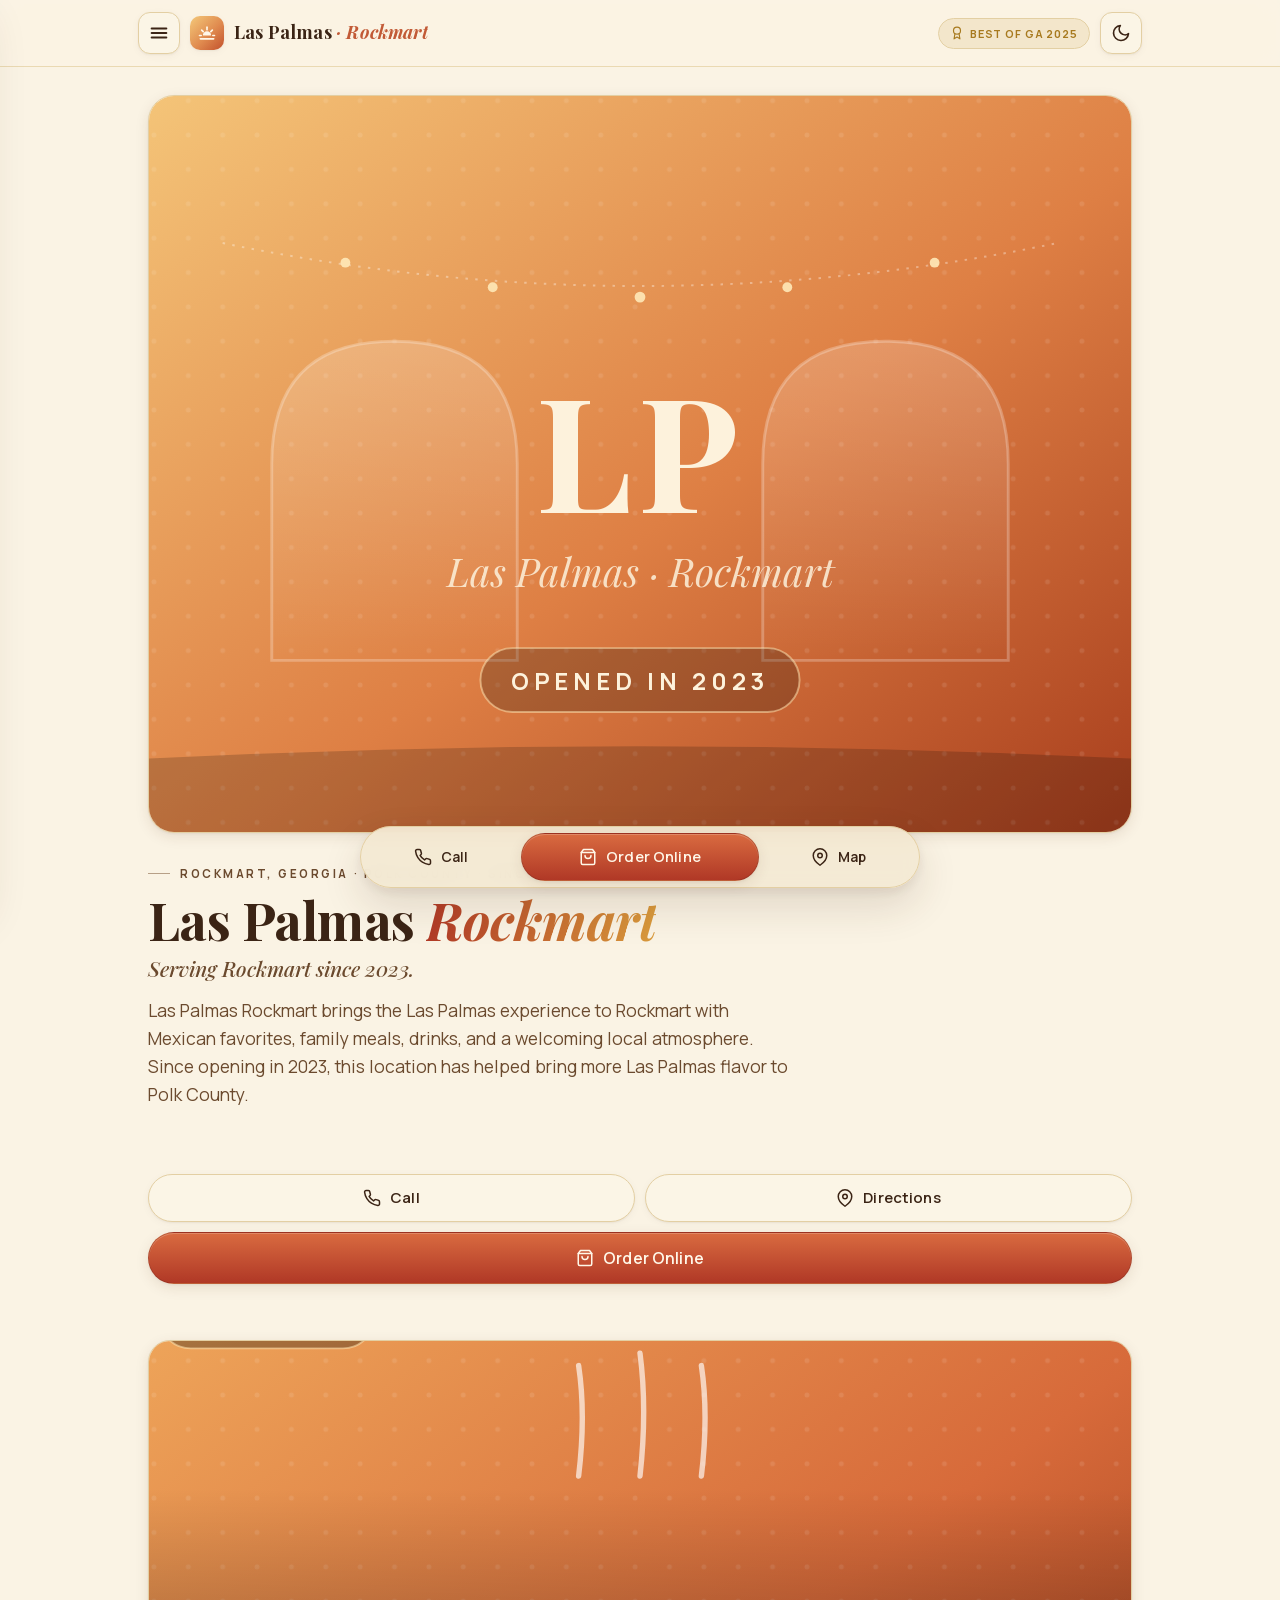
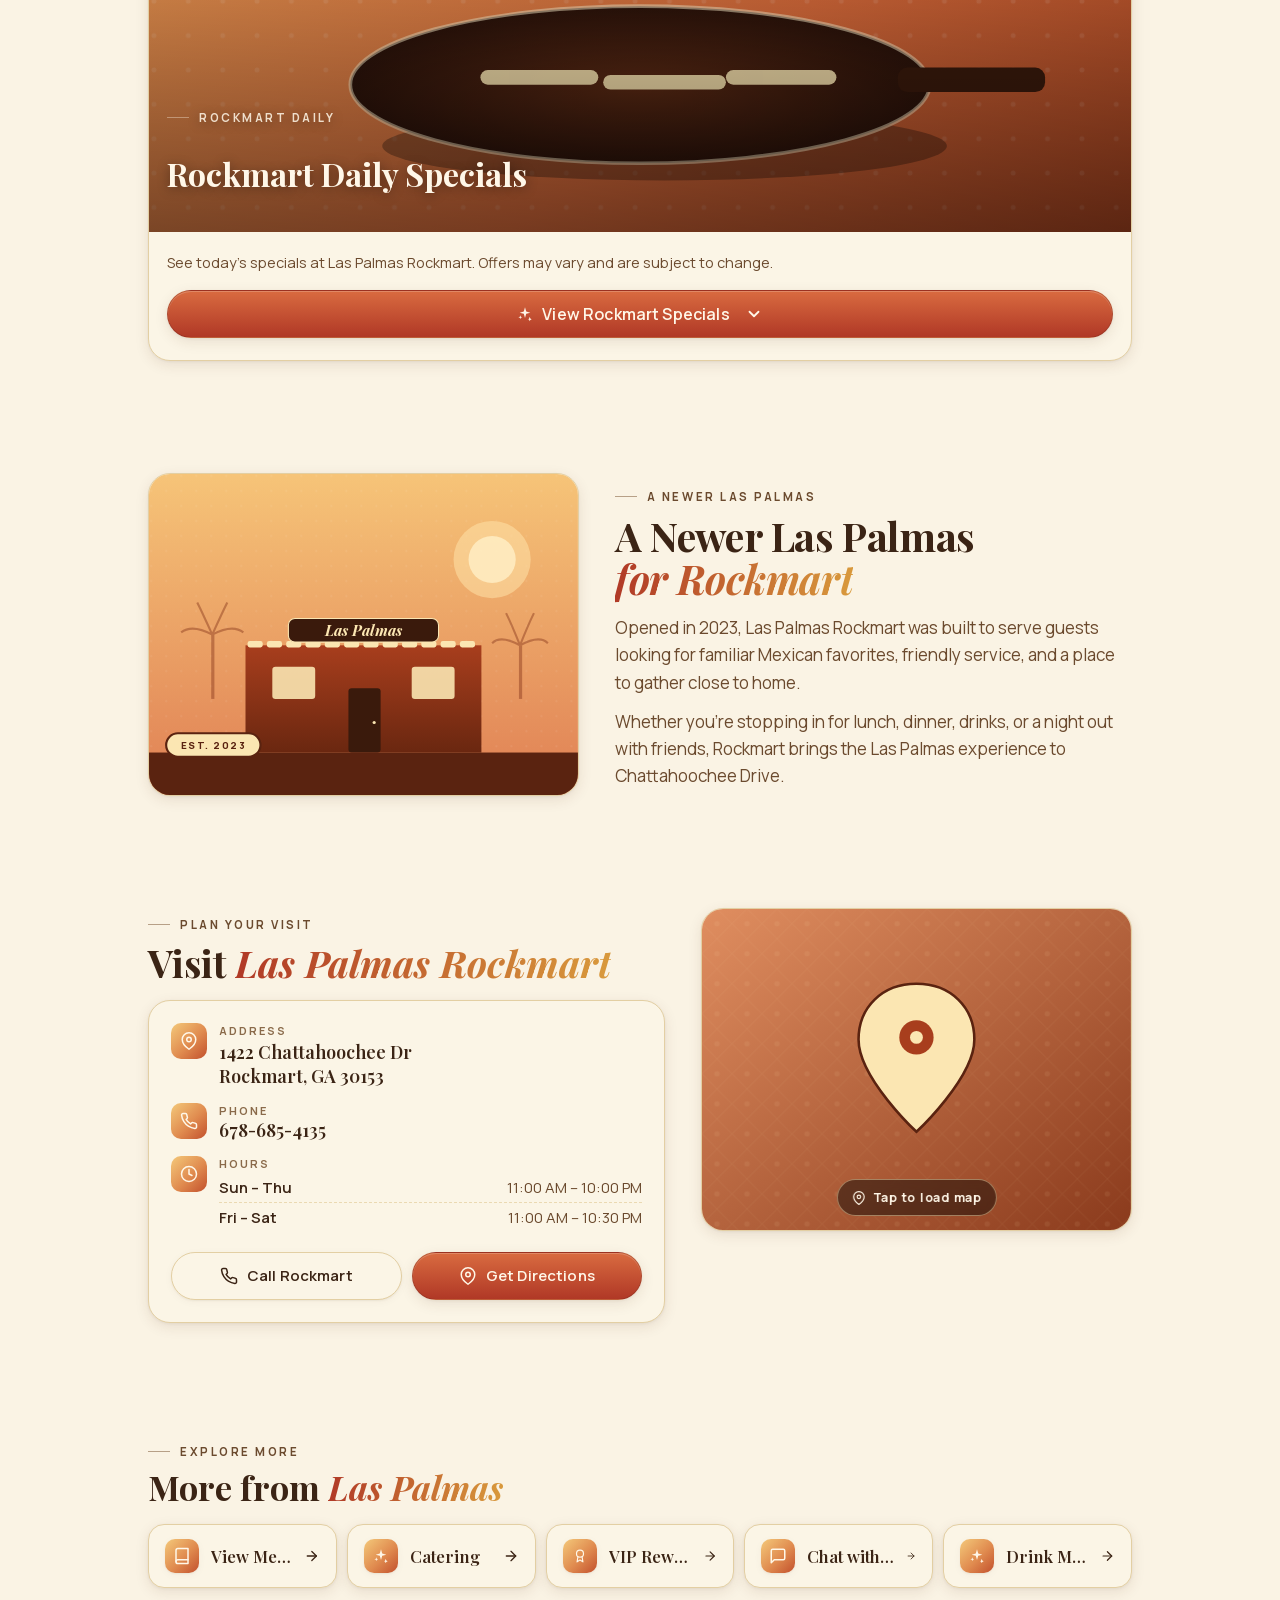
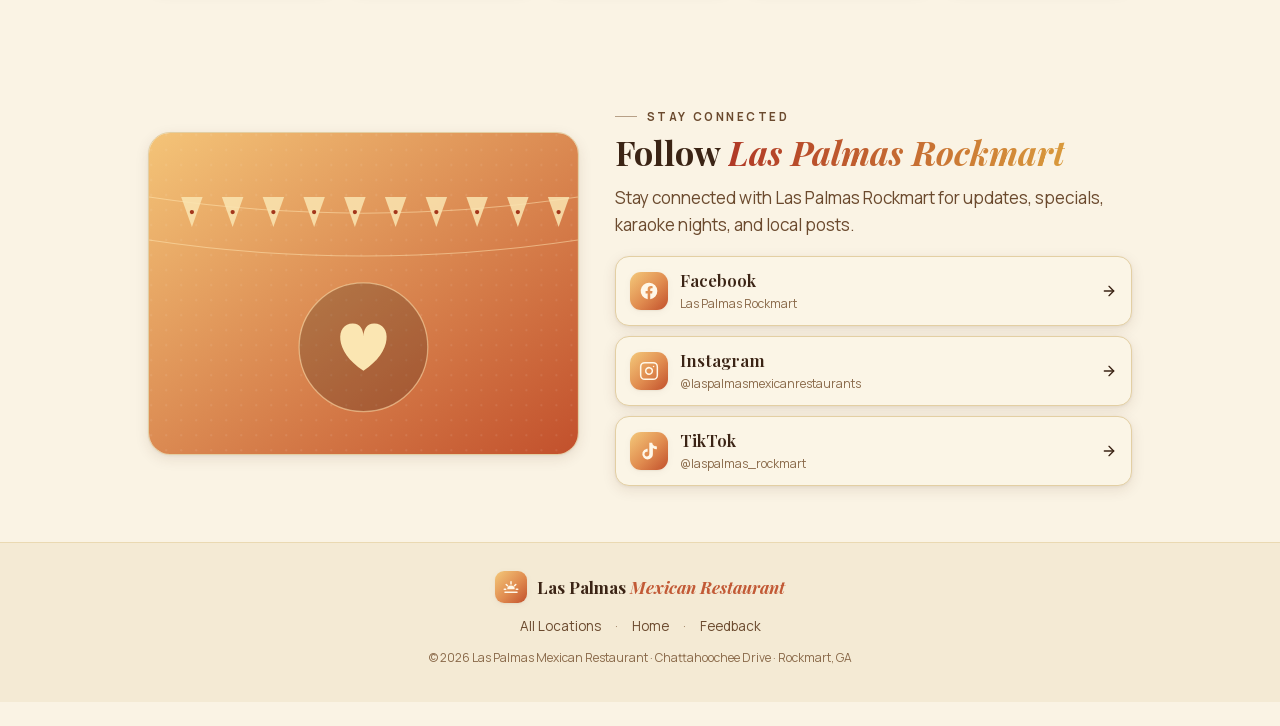
<file: rockmart/index.html>
<!DOCTYPE html>
<html lang="en" class="no-js">
<head>
<meta charset="utf-8">
<meta name="viewport" content="width=device-width, initial-scale=1">
<title>Mexican Restaurant in Rockmart, GA | Las Palmas</title>
<meta name="description" content="Mexican favorites, birria tacos &amp; daily specials on Chattahoochee Dr in Rockmart, GA. Dine in or order online — karaoke Thursdays at Las Palmas Rockmart.">
<link rel="canonical" href="https://laspalmasmexicanrest.com/rockmart/">

<meta property="og:type" content="restaurant">
<meta property="og:site_name" content="Las Palmas Mexican Restaurant">
<meta property="og:title" content="Las Palmas Rockmart — Mexican Restaurant in Rockmart, GA">
<meta property="og:description" content="Mexican favorites, birria tacos &amp; daily specials on Chattahoochee Dr in Rockmart, GA. Dine in or order online.">
<meta property="og:url" content="https://laspalmasmexicanrest.com/rockmart/">
<meta property="og:image" content="https://laspalmasmexicanrest.com/assets/images/shared/og-share.jpg">
<meta name="twitter:card" content="summary_large_image">
<meta name="twitter:title" content="Las Palmas Rockmart — Mexican Restaurant in Rockmart, GA">
<meta name="twitter:description" content="Mexican favorites, birria tacos &amp; daily specials on Chattahoochee Dr in Rockmart, GA.">
<meta name="twitter:image" content="https://laspalmasmexicanrest.com/assets/images/shared/og-share.jpg">
<meta name="theme-color" content="#faf3e4" media="(prefers-color-scheme: light)">
<meta name="theme-color" content="#1a0f07" media="(prefers-color-scheme: dark)">

<script>(function(){try{var t=localStorage.getItem('lp-theme')||(matchMedia('(prefers-color-scheme: dark)').matches?'dark':'light');document.documentElement.setAttribute('data-theme',t);}catch(e){}document.documentElement.classList.remove('no-js');})();</script>

<link rel="preload" href="/assets/fonts/playfair-var.woff2" as="font" type="font/woff2" crossorigin>
<link rel="preload" href="/assets/fonts/playfair-italic-var.woff2" as="font" type="font/woff2" crossorigin>
<link rel="preload" href="/assets/fonts/manrope-var.woff2" as="font" type="font/woff2" crossorigin>

<style>
@font-face{font-family:'Manrope';src:url('/assets/fonts/manrope-var.woff2') format('woff2');font-weight:200 800;font-style:normal;font-display:swap}
@font-face{font-family:'Playfair Display';src:url('/assets/fonts/playfair-var.woff2') format('woff2');font-weight:400 900;font-style:normal;font-display:swap}
@font-face{font-family:'Playfair Display';src:url('/assets/fonts/playfair-italic-var.woff2') format('woff2');font-weight:400 900;font-style:italic;font-display:swap}
:root{--bg:#faf3e4;--bg-elev:#f4ead4;--bg-card:#fbf5e6;--bg-card-2:#efe1c2;--line:#e3cfa3;--line-soft:#ead9b2;--text:#3b2415;--text-soft:#6b4a2e;--text-mute:#8a6a4a;--gold:#c89b3c;--gold-deep:#a87a1f;--amber:#d99a3c;--terracotta:#c25a36;--terracotta-deep:#a3411f;--salsa:#b03826;--shadow-sm:0 1px 2px rgba(74,42,18,.06),0 2px 8px rgba(74,42,18,.04);--shadow-md:0 4px 14px rgba(74,42,18,.10),0 1px 3px rgba(74,42,18,.06);--shadow-lg:0 18px 42px rgba(74,42,18,.14),0 4px 12px rgba(74,42,18,.08);--glow:0 0 0 1px rgba(217,154,60,.30),0 14px 38px -10px rgba(176,56,38,.30);--ring:0 0 0 3px rgba(200,155,60,.35);--gradient-warm:linear-gradient(135deg,#f4c97a 0%,#e08b4f 55%,#c2502c 100%);--gradient-button:linear-gradient(180deg,#d96b40 0%,#b03826 100%);--gradient-button-hover:linear-gradient(180deg,#e07a4d 0%,#c2452c 100%);--gradient-text:linear-gradient(95deg,#b03826 0%,#d99a3c 100%);--header-bg:rgba(250,243,228,.82)}
[data-theme="dark"]{--bg:#1a0f07;--bg-elev:#22150c;--bg-card:#28190f;--bg-card-2:#311e12;--line:#4a2f1c;--line-soft:#3a2616;--text:#f1e2c4;--text-soft:#d8bf94;--text-mute:#a48d65;--gold:#d9a23c;--gold-deep:#b8862e;--amber:#e0a84a;--terracotta:#d96d44;--terracotta-deep:#c2502c;--salsa:#c44525;--shadow-sm:0 1px 2px rgba(0,0,0,.45),0 2px 8px rgba(0,0,0,.25);--shadow-md:0 6px 20px rgba(0,0,0,.55),0 2px 6px rgba(0,0,0,.3);--shadow-lg:0 22px 50px rgba(0,0,0,.65),0 6px 16px rgba(0,0,0,.4);--glow:0 0 0 1px rgba(217,162,60,.32),0 16px 44px -10px rgba(217,130,60,.40);--ring:0 0 0 3px rgba(217,162,60,.40);--gradient-warm:linear-gradient(135deg,#b8752c 0%,#9c4825 55%,#5e2010 100%);--gradient-button:linear-gradient(180deg,#e0784a 0%,#b03e20 100%);--gradient-button-hover:linear-gradient(180deg,#ec8757 0%,#c54725 100%);--gradient-text:linear-gradient(95deg,#e08e60 0%,#e0b860 100%);--header-bg:rgba(28,17,8,.78)}
*{box-sizing:border-box}html,body{background:var(--bg)}
body{margin:0;font-family:'Manrope',system-ui,-apple-system,BlinkMacSystemFont,'Segoe UI',sans-serif;color:var(--text);-webkit-font-smoothing:antialiased}
.lp-page{background:var(--bg);color:var(--text);min-height:100vh}
.serif{font-family:'Playfair Display',Georgia,serif}.italic{font-style:italic}
.gradient-text{background:var(--gradient-text);-webkit-background-clip:text;background-clip:text;color:transparent}
.lp-glow{box-shadow:var(--shadow-md),var(--glow)}
.container{width:100%;max-width:720px;margin:0 auto;padding:0 18px}
@media(min-width:768px){.container{max-width:880px;padding:0 28px}}
@media(min-width:1100px){.container{max-width:1040px}}
.section{padding:38px 0}@media(min-width:768px){.section{padding:56px 0}}
.btn{display:inline-flex;align-items:center;justify-content:center;gap:9px;padding:14px 18px;border-radius:999px;border:1px solid transparent;font-family:'Manrope',sans-serif;font-weight:600;font-size:15px;cursor:pointer;text-decoration:none;min-height:48px;line-height:1}
.btn-primary{background:var(--gradient-button);color:#fff7e8;border-color:rgba(0,0,0,.12);box-shadow:var(--shadow-md),inset 0 1px 0 rgba(255,255,255,.20)}
.btn-secondary{background:var(--bg-card);color:var(--text);border:1px solid var(--line);box-shadow:var(--shadow-sm)}
.card{background:var(--bg-card);border:1px solid var(--line);border-radius:22px;box-shadow:var(--shadow-md);overflow:hidden}
.eyebrow{display:inline-flex;align-items:center;gap:10px;font-size:11.5px;font-weight:700;letter-spacing:.22em;text-transform:uppercase;color:var(--text-soft)}
.eyebrow-rule{display:inline-block;width:22px;height:1px;background:var(--text-mute);opacity:.6}
.lp-header{position:sticky;top:0;z-index:50;-webkit-backdrop-filter:saturate(140%) blur(10px);backdrop-filter:saturate(140%) blur(10px);background:var(--header-bg);border-bottom:1px solid var(--line-soft)}
.lp-header-inner{display:flex;align-items:center;gap:10px;padding:12px 18px}
.lp-iconbtn{width:42px;height:42px;display:inline-flex;align-items:center;justify-content:center;background:var(--bg-card);border:1px solid var(--line);color:var(--text);border-radius:12px;cursor:pointer;box-shadow:var(--shadow-sm)}
.lp-brand{display:flex;align-items:center;gap:10px;text-decoration:none;color:var(--text);flex:1;min-width:0}
.lp-brand-mark{width:34px;height:34px;border-radius:10px;background:var(--gradient-warm);display:inline-flex;align-items:center;justify-content:center;box-shadow:var(--shadow-sm);color:#fff7e8;flex:0 0 34px}
.lp-brand-name{font-family:'Playfair Display',Georgia,serif;font-size:18px;font-weight:700;line-height:1.1;white-space:nowrap;overflow:hidden;text-overflow:ellipsis}
.lp-brand-name em{color:var(--terracotta);font-style:italic}
.header-badge{display:none;align-items:center;gap:6px;padding:7px 11px;border-radius:999px;background:rgba(200,155,60,.14);border:1px solid var(--line);color:var(--gold-deep);font-size:11px;font-weight:700;letter-spacing:.08em;text-transform:uppercase;white-space:nowrap}
@media(min-width:520px){.header-badge{display:inline-flex}}
.lp-hero{padding-top:28px;position:relative}
.lp-hero-media{position:relative;aspect-ratio:4/3;border-radius:26px}
.lp-hero-media svg{width:100%;height:100%;display:block}
.lp-hero-copy{margin-top:24px}
.lp-hero h1{margin:12px 0 6px;font-size:clamp(34px,7vw,52px);line-height:1.05;letter-spacing:-.01em;font-weight:700}
.lp-hero-tagline{margin:6px 0 14px;font-size:clamp(17px,3.6vw,21px);color:var(--text-soft);font-style:italic;font-weight:500}
.lp-hero-body{margin:0;font-size:clamp(15.5px,3.4vw,17.5px);line-height:1.6;color:var(--text-soft);max-width:640px}
.lp-actions-section{padding-top:4px}
.lp-actions{display:grid;grid-template-columns:1fr 1fr;gap:10px;margin-top:6px}
.lp-actions .btn-order{grid-column:1/-1;font-size:16px;padding:16px 18px}
@keyframes lp-fade-up{from{opacity:0;transform:translateY(14px)}to{opacity:1;transform:translateY(0)}}
@keyframes lp-shimmer{0%{background-position:-200% 0}100%{background-position:200% 0}}
.reveal{opacity:0;animation:lp-fade-up 700ms cubic-bezier(.2,.7,.2,1) forwards}
.reveal-1{animation-delay:60ms}.reveal-2{animation-delay:140ms}.reveal-3{animation-delay:220ms}.reveal-4{animation-delay:300ms}.reveal-5{animation-delay:380ms}
.shimmer-text{background:linear-gradient(95deg,var(--salsa) 0%,var(--amber) 50%,var(--salsa) 100%);background-size:200% 100%;-webkit-background-clip:text;background-clip:text;color:transparent;animation:lp-shimmer 5s linear infinite}
.has-dock{padding-bottom:96px}@media(min-width:900px){.has-dock{padding-bottom:24px}}
.lps-intro{position:fixed;inset:0;z-index:2000;display:grid;place-items:center;overflow:hidden;pointer-events:none;animation:lps-intro-veil var(--intro-dur,1650ms) ease forwards}
.lps-intro.is-done{display:none}
.lps-intro-bloom{position:absolute;width:120vmin;height:120vmin;border-radius:50%;filter:blur(6px);animation:lps-intro-bloom 1650ms cubic-bezier(.2,.7,.2,1) forwards}
.lps-intro-arc{position:relative;width:clamp(150px,44vmin,230px);height:auto;margin-bottom:6px;animation:lps-intro-arc 1000ms cubic-bezier(.2,.7,.2,1) both}
.lps-intro-rays{animation:lps-intro-rays 1400ms ease both;transform-origin:100px 78px}
.lps-intro-sunbody{animation:lps-intro-sun 900ms cubic-bezier(.2,.7,.2,1) both;transform-origin:100px 78px}
.lps-intro-text{position:relative;display:flex;flex-direction:column;align-items:center;gap:2px;text-align:center;padding:0 18px}
.lps-intro-welcome{font:500 13px 'Manrope',sans-serif;letter-spacing:.34em;text-transform:uppercase;color:var(--text-mute);animation:lps-intro-rise 700ms ease both;animation-delay:160ms}
.lps-intro-name{font-family:'Playfair Display',Georgia,serif;font-weight:600;font-size:clamp(40px,13vw,68px);line-height:1.02;background-size:220% auto;-webkit-background-clip:text;background-clip:text;-webkit-text-fill-color:transparent;color:transparent;animation:lps-intro-name 900ms cubic-bezier(.2,.7,.2,1) both,lps-shimmer2 4.5s ease-in-out infinite;animation-delay:300ms,600ms;filter:drop-shadow(0 2px 6px rgba(120,45,18,.18))}
@keyframes lps-shimmer2{0%,100%{background-position:0% 50%}50%{background-position:100% 50%}}
@keyframes lps-intro-veil{0%,66%{opacity:1}100%{opacity:0}}
@keyframes lps-intro-bloom{0%{opacity:0;transform:scale(.6)}40%{opacity:.95}70%{opacity:.8;transform:scale(1.06)}100%{opacity:0;transform:scale(1.16)}}
@keyframes lps-intro-arc{0%{opacity:0;transform:translateY(16px) scale(.92)}60%{opacity:1}100%{opacity:1;transform:translateY(0) scale(1)}}
@keyframes lps-intro-rays{0%{opacity:0}55%{opacity:.85}100%{opacity:.85}}
@keyframes lps-intro-sun{0%{transform:scaleY(.2);opacity:0}100%{transform:scaleY(1);opacity:1}}
@keyframes lps-intro-rise{0%{opacity:0;transform:translateY(10px)}100%{opacity:1;transform:translateY(0)}}
@keyframes lps-intro-name{0%{opacity:0;transform:translateY(14px) scale(.96)}100%{opacity:1;transform:translateY(0) scale(1)}}
@media(prefers-reduced-motion:reduce){.reveal,.shimmer-text,[class*="reveal-"]{animation:none!important;opacity:1!important;transform:none!important}.lps-intro{animation:lps-intro-veil-quick 750ms ease forwards}.lps-intro-bloom,.lps-intro-arc,.lps-intro-rays,.lps-intro-sunbody,.lps-intro-welcome,.lps-intro-name{animation:none!important;opacity:1!important;transform:none!important}}
@keyframes lps-intro-veil-quick{0%,55%{opacity:1}100%{opacity:0}}
.lp-scrim{position:fixed;inset:0;opacity:0;pointer-events:none;border:none;padding:0}.lp-drawer{position:fixed;top:0;left:0;bottom:0;width:min(86vw,340px);transform:translateX(-105%)}
.no-js .lps-intro{display:none}
</style>
<link rel="stylesheet" href="/assets/css/site.css" media="print" onload="this.media='all'">
<noscript><link rel="stylesheet" href="/assets/css/site.css"></noscript>

<script type="application/ld+json">
{
  "@context": "https://schema.org",
  "@type": "Restaurant",
  "@id": "https://laspalmasmexicanrest.com/rockmart/#restaurant",
  "name": "Las Palmas Mexican Restaurant - Rockmart",
  "alternateName": "Las Palmas Rockmart",
  "url": "https://laspalmasmexicanrest.com/rockmart/",
  "image": "https://laspalmasmexicanrest.com/assets/images/shared/og-share.jpg",
  "telephone": "+16786854135",
  "servesCuisine": "Mexican",
  "priceRange": "$$",
  "foundingDate": "2023",
  "address": {
    "@type": "PostalAddress",
    "streetAddress": "1422 Chattahoochee Dr",
    "addressLocality": "Rockmart",
    "addressRegion": "GA",
    "postalCode": "30153",
    "addressCountry": "US"
  },
  "geo": {
    "@type": "GeoCoordinates",
    "latitude": 34.0086917,
    "longitude": -85.0329565
  },
  "openingHoursSpecification": [
    { "@type": "OpeningHoursSpecification", "dayOfWeek": ["Sunday","Monday","Tuesday","Wednesday","Thursday"], "opens": "11:00", "closes": "22:00" },
    { "@type": "OpeningHoursSpecification", "dayOfWeek": ["Friday","Saturday"], "opens": "11:00", "closes": "22:30" }
  ],
  "hasMap": "https://maps.app.goo.gl/ewkzvty3xADFHQcN8",
  "menu": "https://laspalmasmexicanrest.com/menu/",
  "sameAs": [
    "https://www.facebook.com/LasPalmasMexicanCuisineRockmart",
    "https://www.instagram.com/laspalmasmexicanrestaurants",
    "https://www.tiktok.com/@laspalmas_rockmart"
  ],
  "parentOrganization": {
    "@type": "Organization",
    "name": "Las Palmas Mexican Restaurant",
    "url": "https://laspalmasmexicanrest.com/"
  }
}
</script>
<script type="application/ld+json">
{
  "@context": "https://schema.org",
  "@type": "BreadcrumbList",
  "itemListElement": [
    { "@type": "ListItem", "position": 1, "name": "Home", "item": "https://laspalmasmexicanrest.com/" },
    { "@type": "ListItem", "position": 2, "name": "Locations", "item": "https://laspalmasmexicanrest.com/locations/" },
    { "@type": "ListItem", "position": 3, "name": "Rockmart, GA", "item": "https://laspalmasmexicanrest.com/rockmart/" }
  ]
}
</script>
</head>
<body>
<div class="lp-page has-dock">

  <!-- Welcome intro (sunrise / sunset palette / intensity 70) -->
  <div class="lps-intro" data-duration="1650" role="presentation" aria-hidden="true"
       style="--intro-dur:1650ms;background:radial-gradient(circle at 50% 42%, rgba(245,190,63,0.345), transparent 58%),radial-gradient(circle at 22% 78%, rgba(217,70,42,0.264), transparent 55%),radial-gradient(circle at 80% 24%, rgba(122,38,22,0.203), transparent 52%),var(--bg)">
    <div class="lps-intro-bloom" style="background:radial-gradient(circle, rgba(245,190,63,0.558) 0%, rgba(245,190,63,0.305) 35%, rgba(217,70,42,0.142) 60%, transparent 72%)"></div>
    <svg class="lps-intro-arc" viewBox="0 0 200 120" aria-hidden="true">
      <defs>
        <linearGradient id="lps-intro-sun" x1="0" y1="0" x2="0" y2="1">
          <stop offset="0%" stop-color="#F5BE3F"/>
          <stop offset="100%" stop-color="#D9462A"/>
        </linearGradient>
      </defs>
      <g class="lps-intro-rays" stroke="#F5BE3F" stroke-width="2" stroke-linecap="round" opacity="0.8">
        <line x1="100" y1="34" x2="100" y2="50"/>
        <line x1="64" y1="44" x2="74" y2="56"/>
        <line x1="136" y1="44" x2="126" y2="56"/>
        <line x1="46" y1="70" x2="60" y2="72"/>
        <line x1="154" y1="70" x2="140" y2="72"/>
      </g>
      <path class="lps-intro-sunbody" d="M 70 78 a 30 30 0 0 1 60 0 z" fill="url(#lps-intro-sun)"/>
      <path d="M 30 88 Q 100 100 170 88" stroke="#7A2616" stroke-width="3" fill="none" stroke-linecap="round"/>
      <path d="M 44 96 Q 100 104 156 96" stroke="#D9462A" stroke-width="2.2" fill="none" stroke-linecap="round"/>
    </svg>
    <div class="lps-intro-text">
      <span class="lps-intro-welcome">Welcome to Las Palmas</span>
      <span class="lps-intro-name" style="background-image:linear-gradient(90deg,#D9462A,#F5BE3F,#7A2616,#F5BE3F,#D9462A)">Rockmart</span>
    </div>
  </div>

  <header class="lp-header">
    <div class="container lp-header-inner">
      <button class="lp-iconbtn" aria-label="Open menu" data-nav-open>
        <svg width="22" height="22" viewBox="0 0 24 24" fill="none" stroke="currentColor" stroke-width="2.2" stroke-linecap="round" stroke-linejoin="round" aria-hidden="true"><line x1="4" y1="7" x2="20" y2="7"/><line x1="4" y1="12" x2="20" y2="12"/><line x1="4" y1="17" x2="20" y2="17"/></svg>
      </button>

      <a class="lp-brand" href="/">
        <span class="lp-brand-mark" aria-hidden="true">
          <svg width="20" height="20" viewBox="0 0 24 24" fill="none" stroke="currentColor" stroke-width="2" stroke-linecap="round" aria-hidden="true"><path d="M7 15a5 5 0 0 1 10 0" fill="currentColor" stroke="none"/><line x1="12" y1="5" x2="12" y2="8"/><line x1="5.6" y1="8.6" x2="7.4" y2="10.4"/><line x1="18.4" y1="8.6" x2="16.6" y2="10.4"/><line x1="3" y1="15" x2="5" y2="15"/><line x1="19" y1="15" x2="21" y2="15"/><path d="M4 19h16"/></svg>
        </span>
        <span class="lp-brand-name">Las Palmas <em>· Rockmart</em></span>
      </a>

      <span class="header-badge">
        <svg width="14" height="14" viewBox="0 0 24 24" fill="none" stroke="currentColor" stroke-width="2" stroke-linecap="round" stroke-linejoin="round" aria-hidden="true"><circle cx="12" cy="8" r="6"/><path d="M15.477 12.89 17 22l-5-3-5 3 1.523-9.11"/></svg>
        Best of GA 2025
      </span>

      <button class="lp-iconbtn" aria-label="Switch to dark mode" data-theme-toggle>
        <svg class="icon-sun" width="20" height="20" viewBox="0 0 24 24" fill="none" stroke="currentColor" stroke-width="2" stroke-linecap="round" stroke-linejoin="round" aria-hidden="true" style="display:none"><circle cx="12" cy="12" r="4"/><path d="M12 2v2M12 20v2M4.93 4.93l1.41 1.41M17.66 17.66l1.41 1.41M2 12h2M20 12h2M4.93 19.07l1.41-1.41M17.66 6.34l1.41-1.41"/></svg>
        <svg class="icon-moon" width="20" height="20" viewBox="0 0 24 24" fill="none" stroke="currentColor" stroke-width="2" stroke-linecap="round" stroke-linejoin="round" aria-hidden="true"><path d="M21 12.79A9 9 0 1 1 11.21 3 7 7 0 0 0 21 12.79z"/></svg>
      </button>
    </div>
  </header>

  <button class="lp-scrim" tabindex="-1" aria-hidden="true"></button>
  <aside class="lp-drawer" role="dialog" aria-modal="true" aria-label="Site menu" aria-hidden="true" inert>
    <div class="lp-drawer-head">
      <span class="lp-drawer-title">Las Palmas <em>Menu</em></span>
      <button class="lp-drawer-close" aria-label="Close menu" data-nav-close>
        <svg width="22" height="22" viewBox="0 0 24 24" fill="none" stroke="currentColor" stroke-width="2.2" stroke-linecap="round" stroke-linejoin="round" aria-hidden="true"><line x1="6" y1="6" x2="18" y2="18"/><line x1="18" y1="6" x2="6" y2="18"/></svg>
      </button>
    </div>
    <nav class="lp-drawer-nav">
      <a href="/"><span>Home</span><svg width="16" height="16" viewBox="0 0 24 24" fill="none" stroke="currentColor" stroke-width="2" stroke-linecap="round" stroke-linejoin="round" aria-hidden="true"><line x1="5" y1="12" x2="19" y2="12"/><polyline points="12 5 19 12 12 19"/></svg></a>
      <a href="/menu/"><span>Menu</span><svg width="16" height="16" viewBox="0 0 24 24" fill="none" stroke="currentColor" stroke-width="2" stroke-linecap="round" stroke-linejoin="round" aria-hidden="true"><line x1="5" y1="12" x2="19" y2="12"/><polyline points="12 5 19 12 12 19"/></svg></a>
      <a href="/chat/"><span>Chat</span><svg width="16" height="16" viewBox="0 0 24 24" fill="none" stroke="currentColor" stroke-width="2" stroke-linecap="round" stroke-linejoin="round" aria-hidden="true"><line x1="5" y1="12" x2="19" y2="12"/><polyline points="12 5 19 12 12 19"/></svg></a>
      <a href="/locations/"><span>Locations</span><svg width="16" height="16" viewBox="0 0 24 24" fill="none" stroke="currentColor" stroke-width="2" stroke-linecap="round" stroke-linejoin="round" aria-hidden="true"><line x1="5" y1="12" x2="19" y2="12"/><polyline points="12 5 19 12 12 19"/></svg></a>
      <a href="/specials/"><span>Daily Specials</span><svg width="16" height="16" viewBox="0 0 24 24" fill="none" stroke="currentColor" stroke-width="2" stroke-linecap="round" stroke-linejoin="round" aria-hidden="true"><line x1="5" y1="12" x2="19" y2="12"/><polyline points="12 5 19 12 12 19"/></svg></a>
      <a href="/drinks/"><span>Drinks</span><svg width="16" height="16" viewBox="0 0 24 24" fill="none" stroke="currentColor" stroke-width="2" stroke-linecap="round" stroke-linejoin="round" aria-hidden="true"><line x1="5" y1="12" x2="19" y2="12"/><polyline points="12 5 19 12 12 19"/></svg></a>
      <a href="/catering/"><span>Catering</span><svg width="16" height="16" viewBox="0 0 24 24" fill="none" stroke="currentColor" stroke-width="2" stroke-linecap="round" stroke-linejoin="round" aria-hidden="true"><line x1="5" y1="12" x2="19" y2="12"/><polyline points="12 5 19 12 12 19"/></svg></a>
      <a href="/feedback/"><span>Feedback</span><svg width="16" height="16" viewBox="0 0 24 24" fill="none" stroke="currentColor" stroke-width="2" stroke-linecap="round" stroke-linejoin="round" aria-hidden="true"><line x1="5" y1="12" x2="19" y2="12"/><polyline points="12 5 19 12 12 19"/></svg></a>
      <a href="/events/"><span>Events</span><svg width="16" height="16" viewBox="0 0 24 24" fill="none" stroke="currentColor" stroke-width="2" stroke-linecap="round" stroke-linejoin="round" aria-hidden="true"><line x1="5" y1="12" x2="19" y2="12"/><polyline points="12 5 19 12 12 19"/></svg></a>
      <a href="/tacopete/"><span>VIP Rewards</span><svg width="16" height="16" viewBox="0 0 24 24" fill="none" stroke="currentColor" stroke-width="2" stroke-linecap="round" stroke-linejoin="round" aria-hidden="true"><line x1="5" y1="12" x2="19" y2="12"/><polyline points="12 5 19 12 12 19"/></svg></a>
      <a href="/join-our-team/"><span>Join Our Team</span><svg width="16" height="16" viewBox="0 0 24 24" fill="none" stroke="currentColor" stroke-width="2" stroke-linecap="round" stroke-linejoin="round" aria-hidden="true"><line x1="5" y1="12" x2="19" y2="12"/><polyline points="12 5 19 12 12 19"/></svg></a>
      <a href="/order/"><span>Online Ordering</span><svg width="16" height="16" viewBox="0 0 24 24" fill="none" stroke="currentColor" stroke-width="2" stroke-linecap="round" stroke-linejoin="round" aria-hidden="true"><line x1="5" y1="12" x2="19" y2="12"/><polyline points="12 5 19 12 12 19"/></svg></a>
    </nav>
    <div class="lp-drawer-foot">© <span data-year>2026</span> Las Palmas Mexican Restaurant</div>
  </aside>

  <main>
    <!-- ── Hero ─────────────────────────────────────────────────────── -->
    <section class="section lp-hero">
      <div class="container">
        <div class="card lp-hero-media lp-glow reveal reveal-1">
          <!-- TODO: replace with real Rockmart hero photo (WebP) when Glenn delivers -->
          <svg viewBox="0 0 400 300" preserveAspectRatio="xMidYMid slice" role="img" aria-label="Las Palmas Rockmart — Mexican favorites in the heart of Rockmart">
            <defs>
              <linearGradient id="cv-hero" x1="0" y1="0" x2="1" y2="1">
                <stop offset="0%" stop-color="#f4c478"/><stop offset="55%" stop-color="#de7f44"/><stop offset="100%" stop-color="#a83e1d"/>
              </linearGradient>
              <linearGradient id="cv-arch" x1="0" y1="0" x2="0" y2="1">
                <stop offset="0%" stop-color="rgba(255,255,255,0.18)"/><stop offset="100%" stop-color="rgba(255,255,255,0)"/>
              </linearGradient>
              <pattern id="cv-dots" x="0" y="0" width="14" height="14" patternUnits="userSpaceOnUse">
                <circle cx="2" cy="2" r="1" fill="rgba(255,255,255,0.10)"/>
              </pattern>
            </defs>
            <rect width="400" height="300" fill="url(#cv-hero)"/>
            <rect width="400" height="300" fill="url(#cv-dots)"/>
            <path d="M 50 230 L 50 150 Q 50 100 100 100 Q 150 100 150 150 L 150 230 Z" fill="url(#cv-arch)" stroke="rgba(255,255,255,0.25)" stroke-width="1.2"/>
            <path d="M 250 230 L 250 150 Q 250 100 300 100 Q 350 100 350 150 L 350 230 Z" fill="url(#cv-arch)" stroke="rgba(255,255,255,0.25)" stroke-width="1.2"/>
            <path d="M 30 60 Q 200 95 370 60" stroke="rgba(255,255,255,0.35)" stroke-width="0.8" fill="none" stroke-dasharray="1 3"/>
            <g fill="#ffe9b8" opacity="0.9">
              <circle cx="80" cy="68" r="2"/><circle cx="140" cy="78" r="2"/><circle cx="200" cy="82" r="2.2"/><circle cx="260" cy="78" r="2"/><circle cx="320" cy="68" r="2"/>
            </g>
            <text x="200" y="170" text-anchor="middle" font-family="Playfair Display, Georgia, serif" font-size="64" font-weight="700" fill="#fdf2dc" letter-spacing="2.5">LP</text>
            <text x="200" y="200" text-anchor="middle" font-family="Playfair Display, Georgia, serif" font-style="italic" font-size="16" fill="#fdf2dc" opacity="0.85">Las Palmas · Rockmart</text>
            <g transform="translate(200,238)">
              <rect x="-65" y="-13" width="130" height="26" rx="13" fill="rgba(0,0,0,0.22)" stroke="rgba(255,233,184,0.5)" stroke-width="0.8"/>
              <text x="0" y="4" text-anchor="middle" font-family="Manrope, sans-serif" font-size="9.5" font-weight="700" letter-spacing="2" fill="#fdf2dc">OPENED IN 2023</text>
            </g>
            <path d="M 0 270 Q 200 260 400 270 L 400 300 L 0 300 Z" fill="rgba(0,0,0,0.18)"/>
          </svg>
        </div>

        <div class="lp-hero-copy">
          <div class="eyebrow reveal reveal-2">
            <span class="eyebrow-rule"></span>
            Rockmart, Georgia · Polk County · Since 2023
            <span class="eyebrow-rule"></span>
          </div>
          <h1 class="serif reveal reveal-3">Las Palmas <span class="italic shimmer-text">Rockmart</span></h1>
          <p class="serif lp-hero-tagline reveal reveal-4">Serving Rockmart since 2023.</p>
          <p class="lp-hero-body reveal reveal-5">Las Palmas Rockmart brings the Las Palmas experience to Rockmart with Mexican favorites, family meals, drinks, and a welcoming local atmosphere. Since opening in 2023, this location has helped bring more Las Palmas flavor to Polk County.</p>
        </div>
      </div>
    </section>

    <!-- ── Primary actions ──────────────────────────────────────────── -->
    <section class="lp-actions-section">
      <div class="container">
        <div class="lp-actions reveal reveal-5">
          <a href="tel:+16786854135" class="btn btn-secondary" aria-label="Call Las Palmas Rockmart">
            <svg width="18" height="18" viewBox="0 0 24 24" fill="none" stroke="currentColor" stroke-width="2" stroke-linecap="round" stroke-linejoin="round" aria-hidden="true"><path d="M22 16.92v3a2 2 0 0 1-2.18 2 19.79 19.79 0 0 1-8.63-3.07 19.5 19.5 0 0 1-6-6 19.79 19.79 0 0 1-3.07-8.67A2 2 0 0 1 4.11 2h3a2 2 0 0 1 2 1.72 12.84 12.84 0 0 0 .7 2.81 2 2 0 0 1-.45 2.11L8.09 9.91a16 16 0 0 0 6 6l1.27-1.27a2 2 0 0 1 2.11-.45 12.84 12.84 0 0 0 2.81.7A2 2 0 0 1 22 16.92z"/></svg>
            Call
          </a>
          <a href="https://maps.app.goo.gl/ewkzvty3xADFHQcN8" target="_blank" rel="noopener noreferrer" class="btn btn-secondary" aria-label="Get directions to Las Palmas Rockmart">
            <svg width="18" height="18" viewBox="0 0 24 24" fill="none" stroke="currentColor" stroke-width="2" stroke-linecap="round" stroke-linejoin="round" aria-hidden="true"><path d="M21 10c0 7-9 13-9 13s-9-6-9-13a9 9 0 0 1 18 0z"/><circle cx="12" cy="10" r="3"/></svg>
            Directions
          </a>
          <a href="https://order.online/store/-33441203/?pickup=true&amp;hideModal=true&amp;utm_source=gfo&amp;rwg_token=AFd1xnF-63Vswvqjx_34jLz6UiOo8f2dOASbTpLWZ0Z8eEiZypMFSuW9pZOFTxzfiLKnoKKDN14KWqn1zAuiGa_1MH0jUhnF7g%3D%3D" target="_blank" rel="noopener noreferrer" class="btn btn-primary btn-order" aria-label="Order online from Las Palmas Rockmart">
            <svg width="18" height="18" viewBox="0 0 24 24" fill="none" stroke="currentColor" stroke-width="2" stroke-linecap="round" stroke-linejoin="round" aria-hidden="true"><path d="M6 2 3 6v14a2 2 0 0 0 2 2h14a2 2 0 0 0 2-2V6L18 2H6z"/><line x1="3" y1="6" x2="21" y2="6"/><path d="M16 10a4 4 0 0 1-8 0"/></svg>
            Order Online
          </a>
        </div>
      </div>
    </section>

    <!-- ── Daily specials (Rockmart: daily only, pill notes) ────────── -->
    <section class="section lp-specials-section" id="specials">
      <div class="container">
        <div class="card" style="padding:0">
          <div class="lp-specials-banner">
            <svg viewBox="0 0 400 300" preserveAspectRatio="xMidYMid slice" role="img" aria-label="Sizzling Rockmart favorites">
              <defs>
                <linearGradient id="cv-sp" x1="0" y1="0" x2="1" y2="1">
                  <stop offset="0%" stop-color="#f1ad5e"/><stop offset="60%" stop-color="#d76a3a"/><stop offset="100%" stop-color="#9a3a1a"/>
                </linearGradient>
                <pattern id="cv-sp-dots" x="0" y="0" width="14" height="14" patternUnits="userSpaceOnUse">
                  <circle cx="2" cy="2" r="1" fill="rgba(255,255,255,0.10)"/>
                </pattern>
                <radialGradient id="cv-plate" cx="50%" cy="50%" r="50%">
                  <stop offset="0%" stop-color="#5c2a14"/><stop offset="100%" stop-color="#2c130a"/>
                </radialGradient>
              </defs>
              <rect width="400" height="300" fill="url(#cv-sp)"/>
              <rect width="400" height="300" fill="url(#cv-sp-dots)"/>
              <g stroke="rgba(255,255,255,0.65)" stroke-width="2.2" fill="none" stroke-linecap="round">
                <path d="M 175 105 Q 178 80 175 60"/><path d="M 200 105 Q 203 78 200 55"/><path d="M 225 105 Q 228 80 225 60"/>
              </g>
              <ellipse cx="210" cy="215" rx="115" ry="14" fill="rgba(0,0,0,0.30)"/>
              <ellipse cx="200" cy="190" rx="118" ry="32" fill="url(#cv-plate)" stroke="rgba(255,237,200,0.55)" stroke-width="1.5"/>
              <rect x="305" y="183" width="60" height="10" rx="4" fill="#3a1a0c"/>
              <g fill="#fbe6b2" opacity="0.95">
                <rect x="135" y="184" width="48" height="6" rx="3"/><rect x="185" y="186" width="50" height="6" rx="3"/><rect x="235" y="184" width="45" height="6" rx="3"/>
              </g>
              <g transform="translate(48,40)">
                <rect x="-44" y="-13" width="88" height="26" rx="13" fill="rgba(0,0,0,0.30)" stroke="rgba(255,233,184,0.5)" stroke-width="0.8"/>
                <text x="0" y="4" text-anchor="middle" font-family="Manrope, sans-serif" font-size="9.5" font-weight="700" letter-spacing="2" fill="#fdf2dc">SPECIALS</text>
              </g>
            </svg>
            <div class="lp-banner-overlay"></div>
            <div class="lp-banner-caption">
              <div class="eyebrow"><span class="eyebrow-rule"></span>Rockmart Daily</div>
              <h2 class="serif lp-banner-title">Rockmart Daily Specials</h2>
            </div>
          </div>

          <div class="lp-specials-body">
            <p class="lp-specials-intro">See today's specials at Las Palmas Rockmart. Offers may vary and are subject to change.</p>

            <button class="btn btn-primary lp-expand" data-specials-toggle aria-expanded="false" aria-controls="rockmart-specials-panel"
                    data-label-show="View Rockmart Specials" data-label-hide="Hide Rockmart Specials">
              <svg width="16" height="16" viewBox="0 0 24 24" fill="currentColor" aria-hidden="true"><path d="M12 2l1.8 6.2L20 10l-6.2 1.8L12 18l-1.8-6.2L4 10l6.2-1.8L12 2zM19 16l.9 2.6L22 20l-2.1.9L19 23l-.9-2.6L16 20l2.1-1L19 16zM5 14l.7 2L8 17l-2.3.7L5 20l-.7-2.3L2 17l2.3-1L5 14z"/></svg>
              <span class="lbl">View Rockmart Specials</span>
              <span class="chev"><svg width="18" height="18" viewBox="0 0 24 24" fill="none" stroke="currentColor" stroke-width="2.4" stroke-linecap="round" stroke-linejoin="round" aria-hidden="true"><polyline points="6 9 12 15 18 9"/></svg></span>
            </button>

            <div id="rockmart-specials-panel" class="lp-reveal-panel" data-specials-panel role="region" aria-label="Rockmart specials">
              <div>
                <div class="lp-panel-pad">
                  <div class="lp-days">
                    <div data-today-slot></div>
                    <div class="lp-days-grid lp-days-grid--tall" data-days>
                      <div class="lp-day-card" data-day="0">
                        <span class="today-pill">Today</span>
                        <div class="lp-day-name">Sunday</div>
                        <ul class="lp-day-items">
                          <li>
                            <span class="lp-day-item-text">Kids Eat Free</span>
                            <span class="lp-day-item-note--pill">From Kids Menu</span>
                          </li>
                          <li><span class="lp-day-item-text">$8.99 Loco Rice</span></li>
                        </ul>
                      </div>
                      <div class="lp-day-card" data-day="1">
                        <span class="today-pill">Today</span>
                        <div class="lp-day-name">Monday</div>
                        <ul class="lp-day-items">
                          <li>
                            <span class="lp-day-item-text">BOGO Combos</span>
                            <span class="lp-day-item-note--pill">When you purchase 2 soft drinks</span>
                          </li>
                        </ul>
                      </div>
                      <div class="lp-day-card" data-day="2">
                        <span class="today-pill">Today</span>
                        <div class="lp-day-name">Tuesday</div>
                        <ul class="lp-day-items">
                          <li><span class="lp-day-item-text">$8.99 Chicken Wings and Fries</span></li>
                          <li><span class="lp-day-item-text">$4.99 Flavored Margarita<span class="alc" aria-hidden="true">*</span></span></li>
                        </ul>
                      </div>
                      <div class="lp-day-card" data-day="3">
                        <span class="today-pill">Today</span>
                        <div class="lp-day-name">Wednesday</div>
                        <ul class="lp-day-items">
                          <li>
                            <span class="lp-day-item-text">$9.99 Birria Tacos</span>
                            <span class="lp-day-item-note--pill">Includes a side of Rice</span>
                          </li>
                        </ul>
                      </div>
                      <div class="lp-day-card" data-day="4">
                        <span class="today-pill">Today</span>
                        <div class="lp-day-name">Thursday</div>
                        <ul class="lp-day-items">
                          <li><span class="lp-day-item-text">99¢ Tacos</span></li>
                          <li><span class="lp-day-item-text">$1.49 Draft Beer<span class="alc" aria-hidden="true">*</span></span></li>
                        </ul>
                        <div class="lp-day-badge">
                          <span class="karaoke-chip">
                            <svg width="14" height="14" viewBox="0 0 24 24" fill="none" stroke="currentColor" stroke-width="2" stroke-linecap="round" stroke-linejoin="round" aria-hidden="true"><path d="M12 1a3 3 0 0 0-3 3v8a3 3 0 0 0 6 0V4a3 3 0 0 0-3-3z"/><path d="M19 10v2a7 7 0 0 1-14 0v-2"/><line x1="12" y1="19" x2="12" y2="23"/><line x1="8" y1="23" x2="16" y2="23"/></svg>
                            Karaoke Night
                          </span>
                        </div>
                      </div>
                      <div class="lp-day-card" data-day="5">
                        <span class="today-pill">Today</span>
                        <div class="lp-day-name">Friday</div>
                        <ul class="lp-day-items">
                          <li>
                            <span class="lp-day-item-text">$9.99 Taco Salad</span>
                            <span class="lp-day-item-note--pill">Sweet Tea Included</span>
                          </li>
                        </ul>
                      </div>
                      <div class="lp-day-card" data-day="6">
                        <span class="today-pill">Today</span>
                        <div class="lp-day-name">Saturday</div>
                        <ul class="lp-day-items">
                          <li>
                            <span class="lp-day-item-text">$19.99 Chicken Fajitas For 2</span>
                            <span class="lp-day-item-note--pill">Includes 2 Sweet Teas</span>
                          </li>
                        </ul>
                      </div>
                    </div>
                  </div>

                  <p class="lp-fine-print">Specials are dine-in only unless otherwise stated. Offers, pricing, availability, and days may change without notice. Must be 21+ to drink. Please drink responsibly. See restaurant for details.</p>
                </div>
              </div>
            </div>
          </div>
        </div>
      </div>
    </section>

    <!-- ── Story ────────────────────────────────────────────────────── -->
    <section class="section">
      <div class="container">
        <div class="story-grid">
          <div class="card lp-media">
            <!-- TODO: replace with real Rockmart interior/food photo (WebP) when Glenn delivers -->
            <svg viewBox="0 0 400 300" preserveAspectRatio="xMidYMid slice" role="img" aria-label="Rockmart flavor, Las Palmas hospitality">
              <defs>
                <linearGradient id="cv-sky" x1="0" y1="0" x2="0" y2="1">
                  <stop offset="0%" stop-color="#f6c478"/><stop offset="100%" stop-color="#e08054"/>
                </linearGradient>
                <linearGradient id="cv-bld" x1="0" y1="0" x2="0" y2="1">
                  <stop offset="0%" stop-color="#a83e1d"/><stop offset="100%" stop-color="#6a2710"/>
                </linearGradient>
                <pattern id="cv-sky-dots" x="0" y="0" width="14" height="14" patternUnits="userSpaceOnUse">
                  <circle cx="2" cy="2" r="1" fill="rgba(255,255,255,0.08)"/>
                </pattern>
              </defs>
              <rect width="400" height="300" fill="url(#cv-sky)"/>
              <rect width="400" height="300" fill="url(#cv-sky-dots)"/>
              <circle cx="320" cy="80" r="36" fill="#ffe2a8" opacity="0.55"/>
              <circle cx="320" cy="80" r="22" fill="#ffeec4" opacity="0.85"/>
              <g opacity="0.4" fill="#7c2a12">
                <rect x="58" y="150" width="3" height="60"/>
                <path d="M59 150 Q 40 140 30 148 M59 150 Q 78 140 88 148 M59 150 Q 50 130 45 120 M59 150 Q 68 130 73 120" stroke="#7c2a12" stroke-width="2" fill="none"/>
                <rect x="345" y="160" width="3" height="50"/>
                <path d="M346 160 Q 328 150 320 158 M346 160 Q 364 150 372 158 M346 160 Q 338 140 333 130 M346 160 Q 354 140 359 130" stroke="#7c2a12" stroke-width="2" fill="none"/>
              </g>
              <rect x="90" y="160" width="220" height="100" fill="url(#cv-bld)"/>
              <g fill="#fbe6b2">
                <rect x="92" y="156" width="14" height="6" rx="2"/><rect x="110" y="156" width="14" height="6" rx="2"/><rect x="128" y="156" width="14" height="6" rx="2"/><rect x="146" y="156" width="14" height="6" rx="2"/><rect x="164" y="156" width="14" height="6" rx="2"/><rect x="182" y="156" width="14" height="6" rx="2"/><rect x="200" y="156" width="14" height="6" rx="2"/><rect x="218" y="156" width="14" height="6" rx="2"/><rect x="236" y="156" width="14" height="6" rx="2"/><rect x="254" y="156" width="14" height="6" rx="2"/><rect x="272" y="156" width="14" height="6" rx="2"/><rect x="290" y="156" width="14" height="6" rx="2"/>
              </g>
              <rect x="186" y="200" width="30" height="60" rx="3" fill="#3a1a0c"/>
              <circle cx="210" cy="232" r="1.5" fill="#fbe6b2"/>
              <rect x="115" y="180" width="40" height="30" rx="3" fill="#fbe6b2" opacity="0.9"/>
              <rect x="245" y="180" width="40" height="30" rx="3" fill="#fbe6b2" opacity="0.9"/>
              <rect x="130" y="135" width="140" height="22" rx="6" fill="#3a1a0c" stroke="#fbe6b2" stroke-width="1"/>
              <text x="200" y="151" text-anchor="middle" font-family="Playfair Display, serif" font-style="italic" font-size="14" font-weight="700" fill="#fbe6b2">Las Palmas</text>
              <rect x="0" y="260" width="400" height="40" fill="#5a2310"/>
              <g transform="translate(60,260)">
                <rect x="-44" y="-18" width="88" height="22" rx="11" fill="#fbe6b2" stroke="#5a2310" stroke-width="2"/>
                <text x="0" y="-3" text-anchor="middle" font-family="Manrope, sans-serif" font-size="9" font-weight="800" letter-spacing="1.4" fill="#5a2310">EST. 2023</text>
              </g>
            </svg>
          </div>
          <div>
            <div class="eyebrow" style="margin-bottom:10px"><span class="eyebrow-rule"></span>A Newer Las Palmas</div>
            <h2 class="serif lp-h2">A Newer Las Palmas<br><span class="italic gradient-text">for Rockmart</span></h2>
            <p class="lp-body-text">Opened in 2023, Las Palmas Rockmart was built to serve guests looking for familiar Mexican favorites, friendly service, and a place to gather close to home.</p>
            <p class="lp-body-text">Whether you're stopping in for lunch, dinner, drinks, or a night out with friends, Rockmart brings the Las Palmas experience to Chattahoochee Drive.</p>
          </div>
        </div>
      </div>
    </section>

    <!-- ── Visit / hours / map ──────────────────────────────────────── -->
    <section class="section" id="visit">
      <div class="container">
        <div class="hours-grid">
          <div>
            <div class="eyebrow" style="margin-bottom:10px"><span class="eyebrow-rule"></span>Plan Your Visit</div>
            <h2 class="serif lp-visit-h2">Visit <span class="italic gradient-text">Las Palmas Rockmart</span></h2>

            <div class="card lp-info-card">
              <div class="lp-info-row">
                <span class="lp-chiplet" aria-hidden="true">
                  <svg width="18" height="18" viewBox="0 0 24 24" fill="none" stroke="currentColor" stroke-width="2" stroke-linecap="round" stroke-linejoin="round" aria-hidden="true"><path d="M21 10c0 7-9 13-9 13s-9-6-9-13a9 9 0 0 1 18 0z"/><circle cx="12" cy="10" r="3"/></svg>
                </span>
                <div>
                  <div class="lp-info-label">Address</div>
                  <div class="serif lp-info-value">1422 Chattahoochee Dr<br>Rockmart, GA 30153</div>
                </div>
              </div>

              <div class="lp-info-row">
                <span class="lp-chiplet" aria-hidden="true">
                  <svg width="18" height="18" viewBox="0 0 24 24" fill="none" stroke="currentColor" stroke-width="2" stroke-linecap="round" stroke-linejoin="round" aria-hidden="true"><path d="M22 16.92v3a2 2 0 0 1-2.18 2 19.79 19.79 0 0 1-8.63-3.07 19.5 19.5 0 0 1-6-6 19.79 19.79 0 0 1-3.07-8.67A2 2 0 0 1 4.11 2h3a2 2 0 0 1 2 1.72 12.84 12.84 0 0 0 .7 2.81 2 2 0 0 1-.45 2.11L8.09 9.91a16 16 0 0 0 6 6l1.27-1.27a2 2 0 0 1 2.11-.45 12.84 12.84 0 0 0 2.81.7A2 2 0 0 1 22 16.92z"/></svg>
                </span>
                <div>
                  <div class="lp-info-label">Phone</div>
                  <a href="tel:+16786854135" class="serif lp-info-value">678-685-4135</a>
                </div>
              </div>

              <div class="lp-info-row">
                <span class="lp-chiplet" aria-hidden="true">
                  <svg width="18" height="18" viewBox="0 0 24 24" fill="none" stroke="currentColor" stroke-width="2" stroke-linecap="round" stroke-linejoin="round" aria-hidden="true"><circle cx="12" cy="12" r="10"/><polyline points="12 6 12 12 16 14"/></svg>
                </span>
                <div style="flex:1">
                  <div class="lp-info-label">Hours</div>
                  <ul class="lp-hours-list">
                    <li><span class="d">Sun – Thu</span><span class="t">11:00 AM – 10:00 PM</span></li>
                    <li><span class="d">Fri – Sat</span><span class="t">11:00 AM – 10:30 PM</span></li>
                  </ul>
                </div>
              </div>

              <div class="lp-info-ctas">
                <a href="tel:+16786854135" class="btn btn-secondary" aria-label="Call Las Palmas Rockmart">
                  <svg width="18" height="18" viewBox="0 0 24 24" fill="none" stroke="currentColor" stroke-width="2" stroke-linecap="round" stroke-linejoin="round" aria-hidden="true"><path d="M22 16.92v3a2 2 0 0 1-2.18 2 19.79 19.79 0 0 1-8.63-3.07 19.5 19.5 0 0 1-6-6 19.79 19.79 0 0 1-3.07-8.67A2 2 0 0 1 4.11 2h3a2 2 0 0 1 2 1.72 12.84 12.84 0 0 0 .7 2.81 2 2 0 0 1-.45 2.11L8.09 9.91a16 16 0 0 0 6 6l1.27-1.27a2 2 0 0 1 2.11-.45 12.84 12.84 0 0 0 2.81.7A2 2 0 0 1 22 16.92z"/></svg>
                  Call Rockmart
                </a>
                <a href="https://maps.app.goo.gl/ewkzvty3xADFHQcN8" target="_blank" rel="noopener noreferrer" class="btn btn-primary" aria-label="Get directions">
                  <svg width="18" height="18" viewBox="0 0 24 24" fill="none" stroke="currentColor" stroke-width="2" stroke-linecap="round" stroke-linejoin="round" aria-hidden="true"><path d="M21 10c0 7-9 13-9 13s-9-6-9-13a9 9 0 0 1 18 0z"/><circle cx="12" cy="10" r="3"/></svg>
                  Get Directions
                </a>
              </div>
            </div>
          </div>

          <div class="card lp-media">
            <button class="lp-map-load" data-map-load
                    data-map-src="https://www.google.com/maps?q=Las%20Palmas%20Mexican%20Restaurant%2C%201422%20Chattahoochee%20Dr%2C%20Rockmart%2C%20GA%2030153&output=embed"
                    data-map-title="Map showing Las Palmas Rockmart at 1422 Chattahoochee Dr, Rockmart, GA"
                    aria-label="Load interactive map of Las Palmas Rockmart">
              <svg viewBox="0 0 400 300" preserveAspectRatio="xMidYMid slice" role="img" aria-label="Visit Las Palmas Rockmart">
                <defs>
                  <linearGradient id="cv-hr" x1="0" y1="0" x2="1" y2="1">
                    <stop offset="0%" stop-color="#e08e60"/><stop offset="100%" stop-color="#8a3a1c"/>
                  </linearGradient>
                  <pattern id="cv-hr-tiles" x="0" y="0" width="28" height="28" patternUnits="userSpaceOnUse">
                    <path d="M14 0 L28 14 L14 28 L0 14 Z" fill="none" stroke="rgba(255,233,184,0.10)" stroke-width="0.6"/>
                    <circle cx="14" cy="14" r="2.5" fill="rgba(255,233,184,0.08)"/>
                  </pattern>
                </defs>
                <rect width="400" height="300" fill="url(#cv-hr)"/>
                <rect width="400" height="300" fill="url(#cv-hr-tiles)"/>
                <g transform="translate(200,130)">
                  <path d="M 0 -60 C -32 -60 -54 -38 -54 -8 C -54 28 0 78 0 78 C 0 78 54 28 54 -8 C 54 -38 32 -60 0 -60 Z" fill="#fbe6b2" stroke="#5a2310" stroke-width="2.4"/>
                  <circle cx="0" cy="-10" r="16" fill="#a83e1d"/>
                  <circle cx="0" cy="-10" r="6" fill="#fbe6b2"/>
                </g>
              </svg>
              <span class="lp-map-hint">
                <svg width="14" height="14" viewBox="0 0 24 24" fill="none" stroke="currentColor" stroke-width="2" stroke-linecap="round" stroke-linejoin="round" aria-hidden="true"><path d="M21 10c0 7-9 13-9 13s-9-6-9-13a9 9 0 0 1 18 0z"/><circle cx="12" cy="10" r="3"/></svg>
                Tap to load map
              </span>
            </button>
          </div>
        </div>
      </div>
    </section>

    <!-- ── More from Las Palmas ─────────────────────────────────────── -->
    <section class="section">
      <div class="container">
        <div class="eyebrow" style="margin-bottom:10px"><span class="eyebrow-rule"></span>Explore More</div>
        <h2 class="serif lp-h2-more">More from <span class="italic gradient-text">Las Palmas</span></h2>
        <div class="more-grid">
          <a class="card more-card" href="/menu/">
            <span class="more-card-l">
              <span class="more-chip" aria-hidden="true"><svg width="18" height="18" viewBox="0 0 24 24" fill="none" stroke="currentColor" stroke-width="2" stroke-linecap="round" stroke-linejoin="round" aria-hidden="true"><path d="M4 19.5A2.5 2.5 0 0 1 6.5 17H20"/><path d="M6.5 2H20v20H6.5A2.5 2.5 0 0 1 4 19.5v-15A2.5 2.5 0 0 1 6.5 2z"/></svg></span>
              <span class="more-label">View Menu</span>
            </span>
            <svg width="16" height="16" viewBox="0 0 24 24" fill="none" stroke="currentColor" stroke-width="2" stroke-linecap="round" stroke-linejoin="round" aria-hidden="true"><line x1="5" y1="12" x2="19" y2="12"/><polyline points="12 5 19 12 12 19"/></svg>
          </a>
          <a class="card more-card" href="/catering/">
            <span class="more-card-l">
              <span class="more-chip" aria-hidden="true"><svg width="16" height="16" viewBox="0 0 24 24" fill="currentColor" aria-hidden="true"><path d="M12 2l1.8 6.2L20 10l-6.2 1.8L12 18l-1.8-6.2L4 10l6.2-1.8L12 2zM19 16l.9 2.6L22 20l-2.1.9L19 23l-.9-2.6L16 20l2.1-1L19 16zM5 14l.7 2L8 17l-2.3.7L5 20l-.7-2.3L2 17l2.3-1L5 14z"/></svg></span>
              <span class="more-label">Catering</span>
            </span>
            <svg width="16" height="16" viewBox="0 0 24 24" fill="none" stroke="currentColor" stroke-width="2" stroke-linecap="round" stroke-linejoin="round" aria-hidden="true"><line x1="5" y1="12" x2="19" y2="12"/><polyline points="12 5 19 12 12 19"/></svg>
          </a>
          <a class="card more-card" href="/tacopete/">
            <span class="more-card-l">
              <span class="more-chip" aria-hidden="true"><svg width="14" height="14" viewBox="0 0 24 24" fill="none" stroke="currentColor" stroke-width="2" stroke-linecap="round" stroke-linejoin="round" aria-hidden="true"><circle cx="12" cy="8" r="6"/><path d="M15.477 12.89 17 22l-5-3-5 3 1.523-9.11"/></svg></span>
              <span class="more-label">VIP Rewards</span>
            </span>
            <svg width="16" height="16" viewBox="0 0 24 24" fill="none" stroke="currentColor" stroke-width="2" stroke-linecap="round" stroke-linejoin="round" aria-hidden="true"><line x1="5" y1="12" x2="19" y2="12"/><polyline points="12 5 19 12 12 19"/></svg>
          </a>
          <a class="card more-card" href="/chat/">
            <span class="more-card-l">
              <span class="more-chip" aria-hidden="true"><svg width="18" height="18" viewBox="0 0 24 24" fill="none" stroke="currentColor" stroke-width="2" stroke-linecap="round" stroke-linejoin="round" aria-hidden="true"><path d="M21 15a2 2 0 0 1-2 2H7l-4 4V5a2 2 0 0 1 2-2h14a2 2 0 0 1 2 2z"/></svg></span>
              <span class="more-label">Chat with Las Palmas</span>
            </span>
            <svg width="16" height="16" viewBox="0 0 24 24" fill="none" stroke="currentColor" stroke-width="2" stroke-linecap="round" stroke-linejoin="round" aria-hidden="true"><line x1="5" y1="12" x2="19" y2="12"/><polyline points="12 5 19 12 12 19"/></svg>
          </a>
          <a class="card more-card" href="/drinks/">
            <span class="more-card-l">
              <span class="more-chip" aria-hidden="true"><svg width="16" height="16" viewBox="0 0 24 24" fill="currentColor" aria-hidden="true"><path d="M12 2l1.8 6.2L20 10l-6.2 1.8L12 18l-1.8-6.2L4 10l6.2-1.8L12 2zM19 16l.9 2.6L22 20l-2.1.9L19 23l-.9-2.6L16 20l2.1-1L19 16zM5 14l.7 2L8 17l-2.3.7L5 20l-.7-2.3L2 17l2.3-1L5 14z"/></svg></span>
              <span class="more-label">Drink Menu</span>
            </span>
            <svg width="16" height="16" viewBox="0 0 24 24" fill="none" stroke="currentColor" stroke-width="2" stroke-linecap="round" stroke-linejoin="round" aria-hidden="true"><line x1="5" y1="12" x2="19" y2="12"/><polyline points="12 5 19 12 12 19"/></svg>
          </a>
        </div>
      </div>
    </section>

    <!-- ── Social ───────────────────────────────────────────────────── -->
    <section class="section">
      <div class="container">
        <div class="social-grid">
          <div class="card lp-media">
            <!-- TODO: replace with real Rockmart community photo (WebP) when Glenn delivers -->
            <svg viewBox="0 0 400 300" preserveAspectRatio="xMidYMid slice" role="img" aria-label="Follow Las Palmas Rockmart">
              <defs>
                <linearGradient id="cv-soc" x1="0" y1="0" x2="1" y2="1">
                  <stop offset="0%" stop-color="#f4c478"/><stop offset="100%" stop-color="#c2502c"/>
                </linearGradient>
                <pattern id="cv-soc-dots" x="0" y="0" width="14" height="14" patternUnits="userSpaceOnUse">
                  <circle cx="2" cy="2" r="1" fill="rgba(255,255,255,0.10)"/>
                </pattern>
              </defs>
              <rect width="400" height="300" fill="url(#cv-soc)"/>
              <rect width="400" height="300" fill="url(#cv-soc-dots)"/>
              <g stroke="rgba(255,233,184,0.5)" stroke-width="1" fill="none">
                <path d="M 0 60 Q 200 90 400 60"/>
                <path d="M 0 100 Q 200 130 400 100"/>
              </g>
              <g><path d="M 30 60 L 40 88 L 50 60 Z" fill="#fbe6b2" opacity="0.85"/><circle cx="40" cy="74" r="2" fill="#a3361b"/></g>
              <g><path d="M 68 60 L 78 88 L 88 60 Z" fill="#fbe6b2" opacity="0.85"/><circle cx="78" cy="74" r="2" fill="#a3361b"/></g>
              <g><path d="M 106 60 L 116 88 L 126 60 Z" fill="#fbe6b2" opacity="0.85"/><circle cx="116" cy="74" r="2" fill="#a3361b"/></g>
              <g><path d="M 144 60 L 154 88 L 164 60 Z" fill="#fbe6b2" opacity="0.85"/><circle cx="154" cy="74" r="2" fill="#a3361b"/></g>
              <g><path d="M 182 60 L 192 88 L 202 60 Z" fill="#fbe6b2" opacity="0.85"/><circle cx="192" cy="74" r="2" fill="#a3361b"/></g>
              <g><path d="M 220 60 L 230 88 L 240 60 Z" fill="#fbe6b2" opacity="0.85"/><circle cx="230" cy="74" r="2" fill="#a3361b"/></g>
              <g><path d="M 258 60 L 268 88 L 278 60 Z" fill="#fbe6b2" opacity="0.85"/><circle cx="268" cy="74" r="2" fill="#a3361b"/></g>
              <g><path d="M 296 60 L 306 88 L 316 60 Z" fill="#fbe6b2" opacity="0.85"/><circle cx="306" cy="74" r="2" fill="#a3361b"/></g>
              <g><path d="M 334 60 L 344 88 L 354 60 Z" fill="#fbe6b2" opacity="0.85"/><circle cx="344" cy="74" r="2" fill="#a3361b"/></g>
              <g><path d="M 372 60 L 382 88 L 392 60 Z" fill="#fbe6b2" opacity="0.85"/><circle cx="382" cy="74" r="2" fill="#a3361b"/></g>
              <g transform="translate(200,200)">
                <circle cx="0" cy="0" r="60" fill="rgba(0,0,0,0.20)" stroke="rgba(255,233,184,0.5)" stroke-width="1.2"/>
                <path d="M 0 22 C -28 4 -26 -22 -10 -22 C -3 -22 0 -16 0 -10 C 0 -16 3 -22 10 -22 C 26 -22 28 4 0 22 Z" fill="#fbe6b2"/>
              </g>
            </svg>
          </div>
          <div>
            <div class="eyebrow" style="margin-bottom:10px"><span class="eyebrow-rule"></span>Stay Connected</div>
            <h2 class="serif lp-h2-more" style="margin-bottom:12px">Follow <span class="italic gradient-text">Las Palmas Rockmart</span></h2>
            <p class="lp-body-text" style="margin-bottom:18px">Stay connected with Las Palmas Rockmart for updates, specials, karaoke nights, and local posts.</p>
            <div class="lp-social-list">
              <a class="card social-card" href="https://www.facebook.com/LasPalmasMexicanCuisineRockmart" target="_blank" rel="noopener noreferrer" aria-label="Follow Las Palmas Rockmart on Facebook">
                <span class="social-card-l">
                  <span class="social-chip" aria-hidden="true"><svg width="20" height="20" viewBox="0 0 24 24" fill="currentColor" aria-hidden="true"><path d="M22 12a10 10 0 1 0-11.6 9.87v-6.98H7.9V12h2.5V9.8c0-2.47 1.47-3.83 3.7-3.83 1.07 0 2.2.19 2.2.19v2.42h-1.24c-1.22 0-1.6.76-1.6 1.54V12h2.72l-.43 2.89h-2.29v6.98A10 10 0 0 0 22 12z"/></svg></span>
                  <span><span class="social-name">Facebook</span><span class="social-handle">Las Palmas Rockmart</span></span>
                </span>
                <svg width="16" height="16" viewBox="0 0 24 24" fill="none" stroke="currentColor" stroke-width="2" stroke-linecap="round" stroke-linejoin="round" aria-hidden="true"><line x1="5" y1="12" x2="19" y2="12"/><polyline points="12 5 19 12 12 19"/></svg>
              </a>
              <a class="card social-card" href="https://www.instagram.com/laspalmasmexicanrestaurants" target="_blank" rel="noopener noreferrer" aria-label="Follow Las Palmas Rockmart on Instagram">
                <span class="social-card-l">
                  <span class="social-chip" aria-hidden="true"><svg width="20" height="20" viewBox="0 0 24 24" fill="none" stroke="currentColor" stroke-width="1.8" stroke-linecap="round" stroke-linejoin="round" aria-hidden="true"><rect x="2" y="2" width="20" height="20" rx="5" ry="5"/><path d="M16 11.37A4 4 0 1 1 12.63 8 4 4 0 0 1 16 11.37z"/><line x1="17.5" y1="6.5" x2="17.51" y2="6.5"/></svg></span>
                  <span><span class="social-name">Instagram</span><span class="social-handle">@laspalmasmexicanrestaurants</span></span>
                </span>
                <svg width="16" height="16" viewBox="0 0 24 24" fill="none" stroke="currentColor" stroke-width="2" stroke-linecap="round" stroke-linejoin="round" aria-hidden="true"><line x1="5" y1="12" x2="19" y2="12"/><polyline points="12 5 19 12 12 19"/></svg>
              </a>
              <a class="card social-card" href="https://www.tiktok.com/@laspalmas_rockmart" target="_blank" rel="noopener noreferrer" aria-label="Follow Las Palmas Rockmart on TikTok">
                <span class="social-card-l">
                  <span class="social-chip" aria-hidden="true"><svg width="20" height="20" viewBox="0 0 24 24" fill="currentColor" aria-hidden="true"><path d="M19.59 6.69a4.83 4.83 0 0 1-3.77-4.25V2h-3.45v13.67a2.89 2.89 0 0 1-5.2 1.74 2.89 2.89 0 0 1 2.31-4.64 2.93 2.93 0 0 1 .88.13V9.4a6.84 6.84 0 0 0-1-.05A6.33 6.33 0 0 0 5.8 20.1a6.34 6.34 0 0 0 10.86-4.43V8.41a8.16 8.16 0 0 0 4.77 1.52v-3.4a4.85 4.85 0 0 1-1.84-.84z"/></svg></span>
                  <span><span class="social-name">TikTok</span><span class="social-handle">@laspalmas_rockmart</span></span>
                </span>
                <svg width="16" height="16" viewBox="0 0 24 24" fill="none" stroke="currentColor" stroke-width="2" stroke-linecap="round" stroke-linejoin="round" aria-hidden="true"><line x1="5" y1="12" x2="19" y2="12"/><polyline points="12 5 19 12 12 19"/></svg>
              </a>
            </div>
          </div>
        </div>
      </div>
    </section>
  </main>

  <footer class="lp-footer">
    <div class="container lp-footer-inner">
      <a class="lp-footer-brand" href="/">
        <span class="lp-footer-mark" aria-hidden="true">
          <svg width="18" height="18" viewBox="0 0 24 24" fill="none" stroke="currentColor" stroke-width="2" stroke-linecap="round" aria-hidden="true"><path d="M7 15a5 5 0 0 1 10 0" fill="currentColor" stroke="none"/><line x1="12" y1="5" x2="12" y2="8"/><line x1="5.6" y1="8.6" x2="7.4" y2="10.4"/><line x1="18.4" y1="8.6" x2="16.6" y2="10.4"/><line x1="3" y1="15" x2="5" y2="15"/><line x1="19" y1="15" x2="21" y2="15"/><path d="M4 19h16"/></svg>
        </span>
        <span class="lp-footer-name">Las Palmas <em>Mexican Restaurant</em></span>
      </a>
      <div class="lp-footer-links">
        <a href="/locations/">All Locations</a>
        <span class="dot-sep">·</span>
        <a href="/">Home</a>
        <span class="dot-sep">·</span>
        <a href="/feedback/">Feedback</a>
      </div>
      <div class="lp-footer-copy">© <span data-year>2026</span> Las Palmas Mexican Restaurant · Chattahoochee Drive · Rockmart, GA</div>
    </div>
  </footer>

  <div class="lp-dock" aria-label="Quick actions for Las Palmas Rockmart">
    <div class="lp-dock-inner">
      <a href="tel:+16786854135" class="btn btn-ghost" aria-label="Call Las Palmas Rockmart">
        <svg width="18" height="18" viewBox="0 0 24 24" fill="none" stroke="currentColor" stroke-width="2" stroke-linecap="round" stroke-linejoin="round" aria-hidden="true"><path d="M22 16.92v3a2 2 0 0 1-2.18 2 19.79 19.79 0 0 1-8.63-3.07 19.5 19.5 0 0 1-6-6 19.79 19.79 0 0 1-3.07-8.67A2 2 0 0 1 4.11 2h3a2 2 0 0 1 2 1.72 12.84 12.84 0 0 0 .7 2.81 2 2 0 0 1-.45 2.11L8.09 9.91a16 16 0 0 0 6 6l1.27-1.27a2 2 0 0 1 2.11-.45 12.84 12.84 0 0 0 2.81.7A2 2 0 0 1 22 16.92z"/></svg>
        Call
      </a>
      <a href="https://order.online/store/-33441203/?pickup=true&amp;hideModal=true&amp;utm_source=gfo&amp;rwg_token=AFd1xnF-63Vswvqjx_34jLz6UiOo8f2dOASbTpLWZ0Z8eEiZypMFSuW9pZOFTxzfiLKnoKKDN14KWqn1zAuiGa_1MH0jUhnF7g%3D%3D" target="_blank" rel="noopener noreferrer" class="btn btn-primary" aria-label="Order online from Las Palmas Rockmart">
        <svg width="18" height="18" viewBox="0 0 24 24" fill="none" stroke="currentColor" stroke-width="2" stroke-linecap="round" stroke-linejoin="round" aria-hidden="true"><path d="M6 2 3 6v14a2 2 0 0 0 2 2h14a2 2 0 0 0 2-2V6L18 2H6z"/><line x1="3" y1="6" x2="21" y2="6"/><path d="M16 10a4 4 0 0 1-8 0"/></svg>
        Order Online
      </a>
      <a href="https://maps.app.goo.gl/ewkzvty3xADFHQcN8" target="_blank" rel="noopener noreferrer" class="btn btn-ghost" aria-label="Directions to Las Palmas Rockmart">
        <svg width="18" height="18" viewBox="0 0 24 24" fill="none" stroke="currentColor" stroke-width="2" stroke-linecap="round" stroke-linejoin="round" aria-hidden="true"><path d="M21 10c0 7-9 13-9 13s-9-6-9-13a9 9 0 0 1 18 0z"/><circle cx="12" cy="10" r="3"/></svg>
        Map
      </a>
    </div>
  </div>

</div>
<script src="/assets/js/main.js" defer></script>
</body>
</html>
</file>
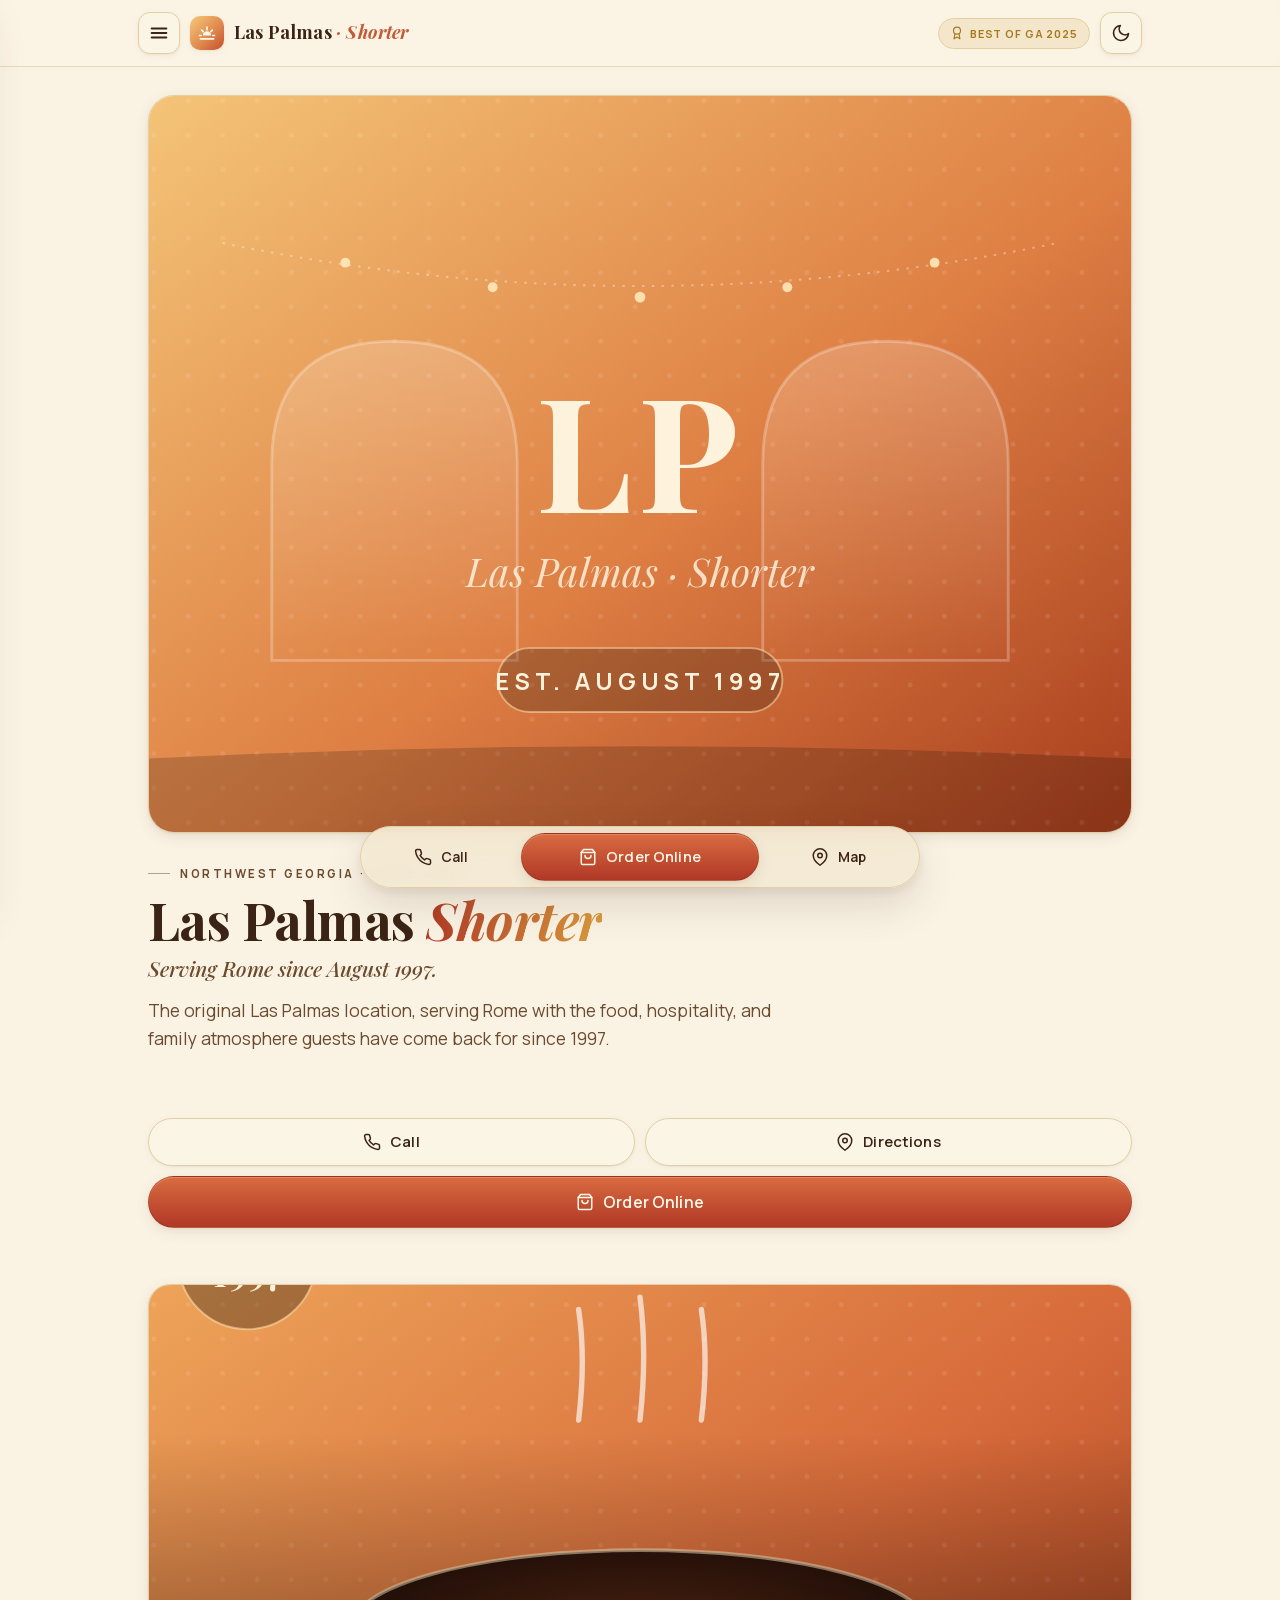
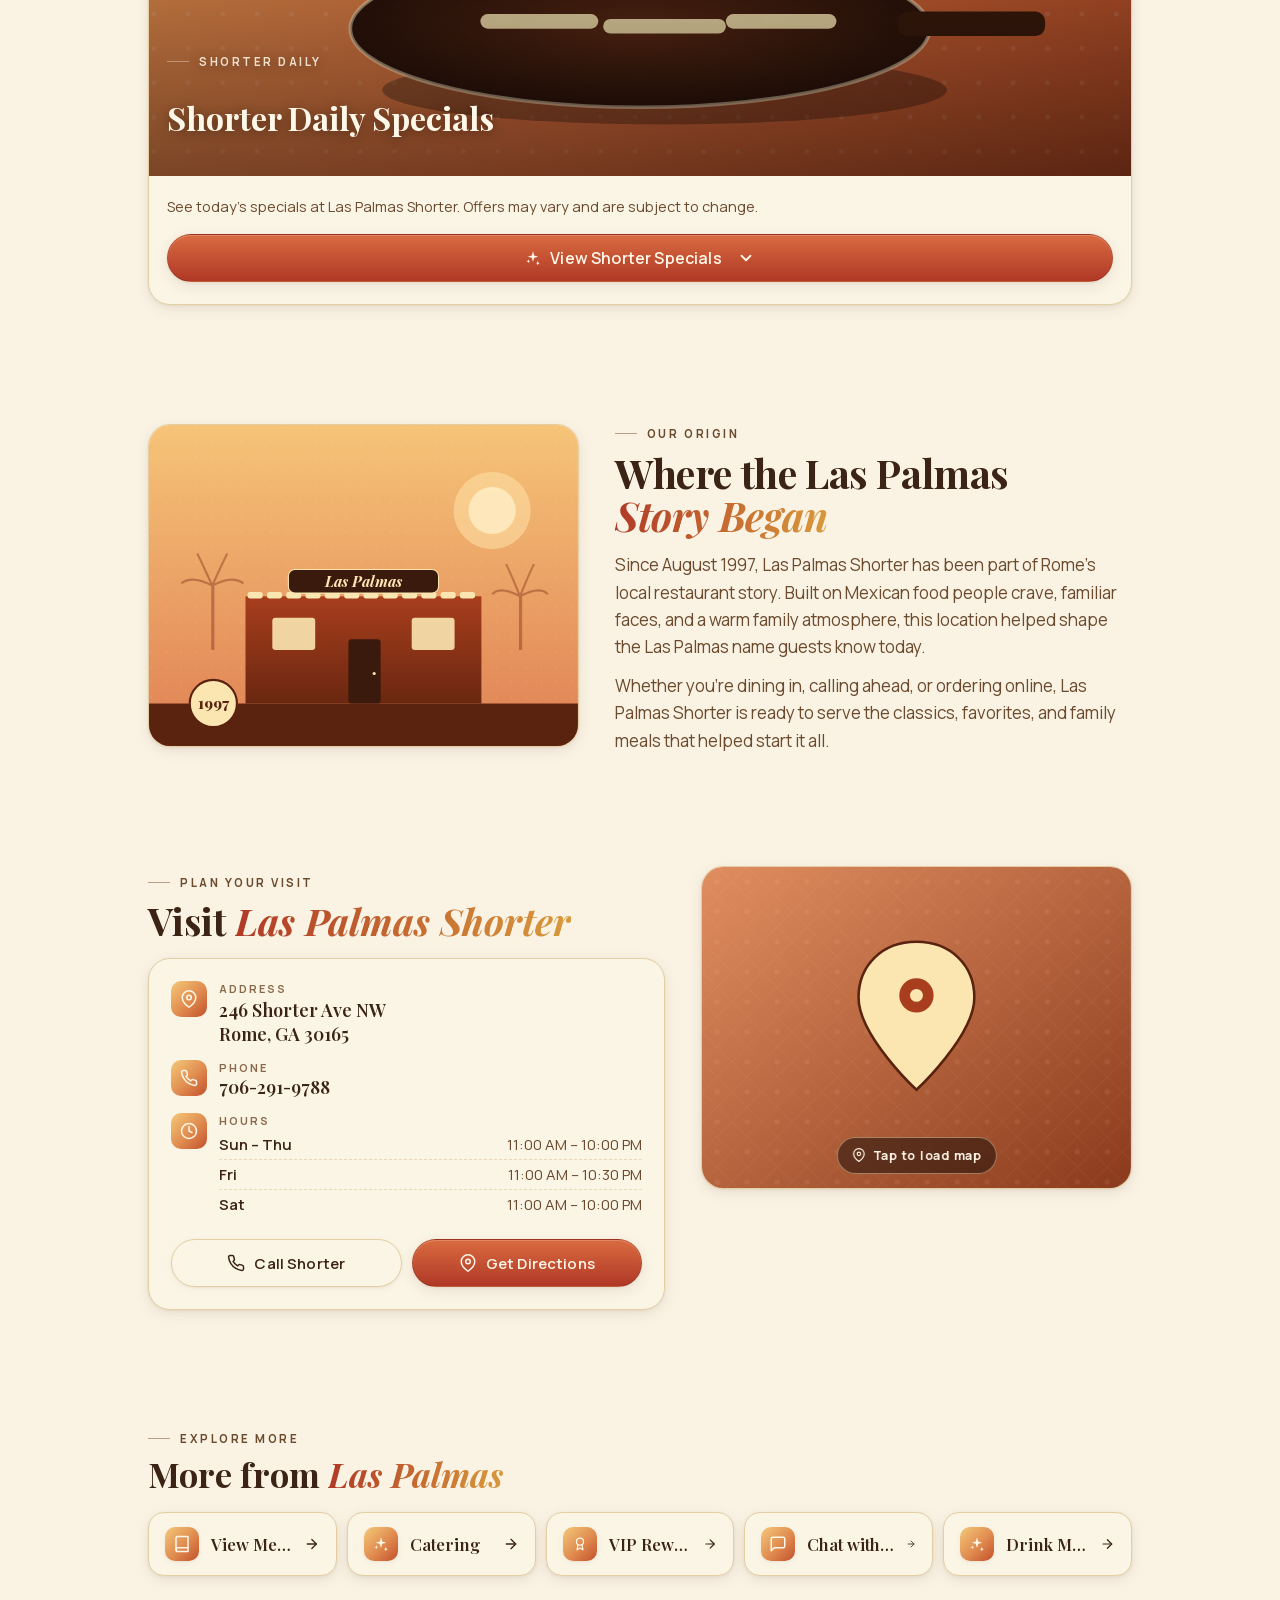
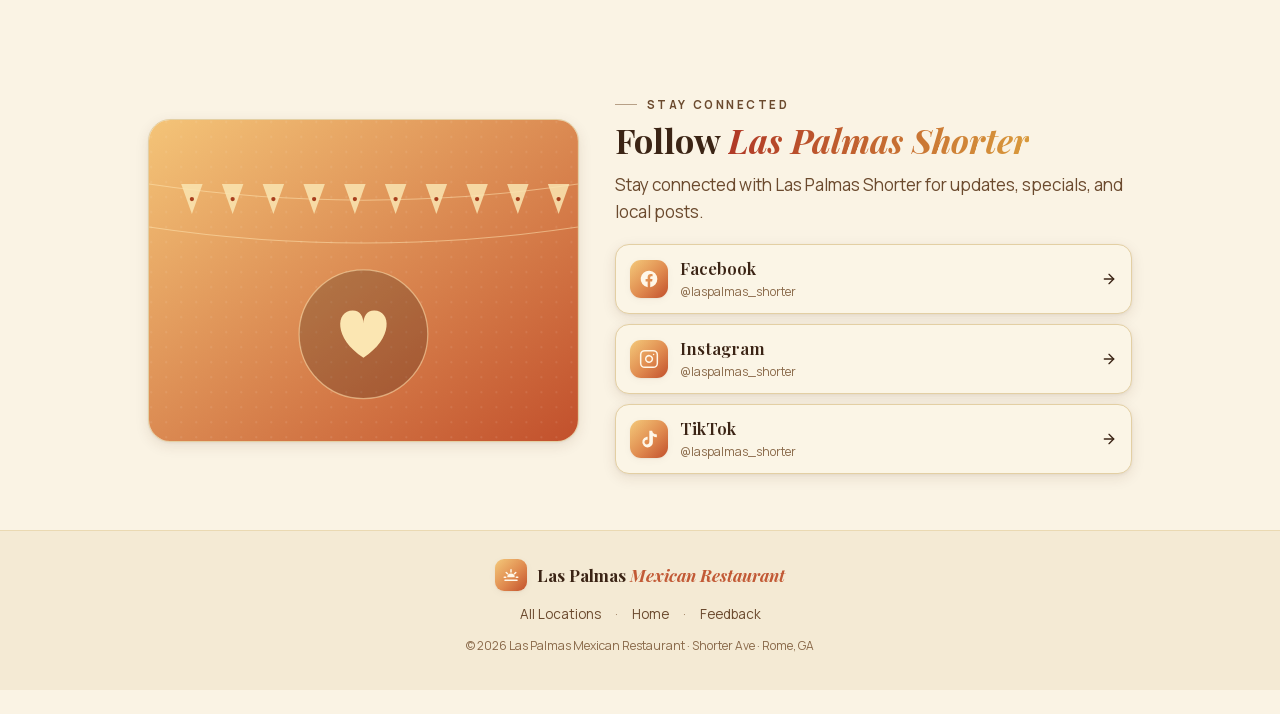
<file: shorter/index.html>
<!DOCTYPE html>
<html lang="en" class="no-js">
<head>
<meta charset="utf-8">
<meta name="viewport" content="width=device-width, initial-scale=1">
<title>Mexican Restaurant in Rome, GA | Las Palmas Shorter Ave</title>
<meta name="description" content="The original Las Palmas — serving Rome, GA since 1997 on Shorter Ave NW. Mexican classics, daily specials &amp; a family atmosphere. Dine in or order online.">
<link rel="canonical" href="https://laspalmasmexicanrest.com/shorter/">

<meta property="og:type" content="restaurant">
<meta property="og:site_name" content="Las Palmas Mexican Restaurant">
<meta property="og:title" content="Las Palmas Shorter — the Original, Rome, GA · Since 1997">
<meta property="og:description" content="The original Las Palmas — serving Rome, GA since 1997 on Shorter Ave NW. Mexican classics, daily specials &amp; a family atmosphere.">
<meta property="og:url" content="https://laspalmasmexicanrest.com/shorter/">
<meta property="og:image" content="https://laspalmasmexicanrest.com/assets/images/shared/og-share.jpg">
<meta name="twitter:card" content="summary_large_image">
<meta name="twitter:title" content="Las Palmas Shorter — the Original, Rome, GA · Since 1997">
<meta name="twitter:description" content="The original Las Palmas — serving Rome, GA since 1997 on Shorter Ave NW.">
<meta name="twitter:image" content="https://laspalmasmexicanrest.com/assets/images/shared/og-share.jpg">
<meta name="theme-color" content="#faf3e4" media="(prefers-color-scheme: light)">
<meta name="theme-color" content="#1a0f07" media="(prefers-color-scheme: dark)">

<script>(function(){try{var t=localStorage.getItem('lp-theme')||(matchMedia('(prefers-color-scheme: dark)').matches?'dark':'light');document.documentElement.setAttribute('data-theme',t);}catch(e){}document.documentElement.classList.remove('no-js');})();</script>

<link rel="preload" href="/assets/fonts/playfair-var.woff2" as="font" type="font/woff2" crossorigin>
<link rel="preload" href="/assets/fonts/playfair-italic-var.woff2" as="font" type="font/woff2" crossorigin>
<link rel="preload" href="/assets/fonts/manrope-var.woff2" as="font" type="font/woff2" crossorigin>

<style>
@font-face{font-family:'Manrope';src:url('/assets/fonts/manrope-var.woff2') format('woff2');font-weight:200 800;font-style:normal;font-display:swap}
@font-face{font-family:'Playfair Display';src:url('/assets/fonts/playfair-var.woff2') format('woff2');font-weight:400 900;font-style:normal;font-display:swap}
@font-face{font-family:'Playfair Display';src:url('/assets/fonts/playfair-italic-var.woff2') format('woff2');font-weight:400 900;font-style:italic;font-display:swap}
:root{--bg:#faf3e4;--bg-elev:#f4ead4;--bg-card:#fbf5e6;--bg-card-2:#efe1c2;--line:#e3cfa3;--line-soft:#ead9b2;--text:#3b2415;--text-soft:#6b4a2e;--text-mute:#8a6a4a;--gold:#c89b3c;--gold-deep:#a87a1f;--amber:#d99a3c;--terracotta:#c25a36;--terracotta-deep:#a3411f;--salsa:#b03826;--shadow-sm:0 1px 2px rgba(74,42,18,.06),0 2px 8px rgba(74,42,18,.04);--shadow-md:0 4px 14px rgba(74,42,18,.10),0 1px 3px rgba(74,42,18,.06);--shadow-lg:0 18px 42px rgba(74,42,18,.14),0 4px 12px rgba(74,42,18,.08);--glow:0 0 0 1px rgba(217,154,60,.30),0 14px 38px -10px rgba(176,56,38,.30);--ring:0 0 0 3px rgba(200,155,60,.35);--gradient-warm:linear-gradient(135deg,#f4c97a 0%,#e08b4f 55%,#c2502c 100%);--gradient-button:linear-gradient(180deg,#d96b40 0%,#b03826 100%);--gradient-button-hover:linear-gradient(180deg,#e07a4d 0%,#c2452c 100%);--gradient-text:linear-gradient(95deg,#b03826 0%,#d99a3c 100%);--header-bg:rgba(250,243,228,.82)}
[data-theme="dark"]{--bg:#1a0f07;--bg-elev:#22150c;--bg-card:#28190f;--bg-card-2:#311e12;--line:#4a2f1c;--line-soft:#3a2616;--text:#f1e2c4;--text-soft:#d8bf94;--text-mute:#a48d65;--gold:#d9a23c;--gold-deep:#b8862e;--amber:#e0a84a;--terracotta:#d96d44;--terracotta-deep:#c2502c;--salsa:#c44525;--shadow-sm:0 1px 2px rgba(0,0,0,.45),0 2px 8px rgba(0,0,0,.25);--shadow-md:0 6px 20px rgba(0,0,0,.55),0 2px 6px rgba(0,0,0,.3);--shadow-lg:0 22px 50px rgba(0,0,0,.65),0 6px 16px rgba(0,0,0,.4);--glow:0 0 0 1px rgba(217,162,60,.32),0 16px 44px -10px rgba(217,130,60,.40);--ring:0 0 0 3px rgba(217,162,60,.40);--gradient-warm:linear-gradient(135deg,#b8752c 0%,#9c4825 55%,#5e2010 100%);--gradient-button:linear-gradient(180deg,#e0784a 0%,#b03e20 100%);--gradient-button-hover:linear-gradient(180deg,#ec8757 0%,#c54725 100%);--gradient-text:linear-gradient(95deg,#e08e60 0%,#e0b860 100%);--header-bg:rgba(28,17,8,.78)}
*{box-sizing:border-box}html,body{background:var(--bg)}
body{margin:0;font-family:'Manrope',system-ui,-apple-system,BlinkMacSystemFont,'Segoe UI',sans-serif;color:var(--text);-webkit-font-smoothing:antialiased}
.lp-page{background:var(--bg);color:var(--text);min-height:100vh}
.serif{font-family:'Playfair Display',Georgia,serif}.italic{font-style:italic}
.gradient-text{background:var(--gradient-text);-webkit-background-clip:text;background-clip:text;color:transparent}
.lp-glow{box-shadow:var(--shadow-md),var(--glow)}
.container{width:100%;max-width:720px;margin:0 auto;padding:0 18px}
@media(min-width:768px){.container{max-width:880px;padding:0 28px}}
@media(min-width:1100px){.container{max-width:1040px}}
.section{padding:38px 0}@media(min-width:768px){.section{padding:56px 0}}
.btn{display:inline-flex;align-items:center;justify-content:center;gap:9px;padding:14px 18px;border-radius:999px;border:1px solid transparent;font-family:'Manrope',sans-serif;font-weight:600;font-size:15px;cursor:pointer;text-decoration:none;min-height:48px;line-height:1}
.btn-primary{background:var(--gradient-button);color:#fff7e8;border-color:rgba(0,0,0,.12);box-shadow:var(--shadow-md),inset 0 1px 0 rgba(255,255,255,.20)}
.btn-secondary{background:var(--bg-card);color:var(--text);border:1px solid var(--line);box-shadow:var(--shadow-sm)}
.card{background:var(--bg-card);border:1px solid var(--line);border-radius:22px;box-shadow:var(--shadow-md);overflow:hidden}
.eyebrow{display:inline-flex;align-items:center;gap:10px;font-size:11.5px;font-weight:700;letter-spacing:.22em;text-transform:uppercase;color:var(--text-soft)}
.eyebrow-rule{display:inline-block;width:22px;height:1px;background:var(--text-mute);opacity:.6}
.lp-header{position:sticky;top:0;z-index:50;-webkit-backdrop-filter:saturate(140%) blur(10px);backdrop-filter:saturate(140%) blur(10px);background:var(--header-bg);border-bottom:1px solid var(--line-soft)}
.lp-header-inner{display:flex;align-items:center;gap:10px;padding:12px 18px}
.lp-iconbtn{width:42px;height:42px;display:inline-flex;align-items:center;justify-content:center;background:var(--bg-card);border:1px solid var(--line);color:var(--text);border-radius:12px;cursor:pointer;box-shadow:var(--shadow-sm)}
.lp-brand{display:flex;align-items:center;gap:10px;text-decoration:none;color:var(--text);flex:1;min-width:0}
.lp-brand-mark{width:34px;height:34px;border-radius:10px;background:var(--gradient-warm);display:inline-flex;align-items:center;justify-content:center;box-shadow:var(--shadow-sm);color:#fff7e8;flex:0 0 34px}
.lp-brand-name{font-family:'Playfair Display',Georgia,serif;font-size:18px;font-weight:700;line-height:1.1;white-space:nowrap;overflow:hidden;text-overflow:ellipsis}
.lp-brand-name em{color:var(--terracotta);font-style:italic}
.header-badge{display:none;align-items:center;gap:6px;padding:7px 11px;border-radius:999px;background:rgba(200,155,60,.14);border:1px solid var(--line);color:var(--gold-deep);font-size:11px;font-weight:700;letter-spacing:.08em;text-transform:uppercase;white-space:nowrap}
@media(min-width:520px){.header-badge{display:inline-flex}}
.lp-hero{padding-top:28px;position:relative}
.lp-hero-media{position:relative;aspect-ratio:4/3;border-radius:26px}
.lp-hero-media svg{width:100%;height:100%;display:block}
.lp-hero-copy{margin-top:24px}
.lp-hero h1{margin:12px 0 6px;font-size:clamp(34px,7vw,52px);line-height:1.05;letter-spacing:-.01em;font-weight:700}
.lp-hero-tagline{margin:6px 0 14px;font-size:clamp(17px,3.6vw,21px);color:var(--text-soft);font-style:italic;font-weight:500}
.lp-hero-body{margin:0;font-size:clamp(15.5px,3.4vw,17.5px);line-height:1.6;color:var(--text-soft);max-width:640px}
.lp-actions-section{padding-top:4px}
.lp-actions{display:grid;grid-template-columns:1fr 1fr;gap:10px;margin-top:6px}
.lp-actions .btn-order{grid-column:1/-1;font-size:16px;padding:16px 18px}
@keyframes lp-fade-up{from{opacity:0;transform:translateY(14px)}to{opacity:1;transform:translateY(0)}}
@keyframes lp-shimmer{0%{background-position:-200% 0}100%{background-position:200% 0}}
.reveal{opacity:0;animation:lp-fade-up 700ms cubic-bezier(.2,.7,.2,1) forwards}
.reveal-1{animation-delay:60ms}.reveal-2{animation-delay:140ms}.reveal-3{animation-delay:220ms}.reveal-4{animation-delay:300ms}.reveal-5{animation-delay:380ms}
.shimmer-text{background:linear-gradient(95deg,var(--salsa) 0%,var(--amber) 50%,var(--salsa) 100%);background-size:200% 100%;-webkit-background-clip:text;background-clip:text;color:transparent;animation:lp-shimmer 5s linear infinite}
.has-dock{padding-bottom:96px}@media(min-width:900px){.has-dock{padding-bottom:24px}}
.lps-intro{position:fixed;inset:0;z-index:2000;display:grid;place-items:center;overflow:hidden;pointer-events:none;animation:lps-intro-veil var(--intro-dur,1650ms) ease forwards}
.lps-intro.is-done{display:none}
.lps-intro-bloom{position:absolute;width:120vmin;height:120vmin;border-radius:50%;filter:blur(6px);animation:lps-intro-bloom 1650ms cubic-bezier(.2,.7,.2,1) forwards}
.lps-intro-arc{position:relative;width:clamp(150px,44vmin,230px);height:auto;margin-bottom:6px;animation:lps-intro-arc 1000ms cubic-bezier(.2,.7,.2,1) both}
.lps-intro-rays{animation:lps-intro-rays 1400ms ease both;transform-origin:100px 78px}
.lps-intro-sunbody{animation:lps-intro-sun 900ms cubic-bezier(.2,.7,.2,1) both;transform-origin:100px 78px}
.lps-intro-text{position:relative;display:flex;flex-direction:column;align-items:center;gap:2px;text-align:center;padding:0 18px}
.lps-intro-welcome{font:500 13px 'Manrope',sans-serif;letter-spacing:.34em;text-transform:uppercase;color:var(--text-mute);animation:lps-intro-rise 700ms ease both;animation-delay:160ms}
.lps-intro-name{font-family:'Playfair Display',Georgia,serif;font-weight:600;font-size:clamp(40px,13vw,68px);line-height:1.02;background-size:220% auto;-webkit-background-clip:text;background-clip:text;-webkit-text-fill-color:transparent;color:transparent;animation:lps-intro-name 900ms cubic-bezier(.2,.7,.2,1) both,lps-shimmer2 4.5s ease-in-out infinite;animation-delay:300ms,600ms;filter:drop-shadow(0 2px 6px rgba(120,45,18,.18))}
@keyframes lps-shimmer2{0%,100%{background-position:0% 50%}50%{background-position:100% 50%}}
@keyframes lps-intro-veil{0%,66%{opacity:1}100%{opacity:0}}
@keyframes lps-intro-bloom{0%{opacity:0;transform:scale(.6)}40%{opacity:.95}70%{opacity:.8;transform:scale(1.06)}100%{opacity:0;transform:scale(1.16)}}
@keyframes lps-intro-arc{0%{opacity:0;transform:translateY(16px) scale(.92)}60%{opacity:1}100%{opacity:1;transform:translateY(0) scale(1)}}
@keyframes lps-intro-rays{0%{opacity:0}55%{opacity:.85}100%{opacity:.85}}
@keyframes lps-intro-sun{0%{transform:scaleY(.2);opacity:0}100%{transform:scaleY(1);opacity:1}}
@keyframes lps-intro-rise{0%{opacity:0;transform:translateY(10px)}100%{opacity:1;transform:translateY(0)}}
@keyframes lps-intro-name{0%{opacity:0;transform:translateY(14px) scale(.96)}100%{opacity:1;transform:translateY(0) scale(1)}}
@media(prefers-reduced-motion:reduce){.reveal,.shimmer-text,[class*="reveal-"]{animation:none!important;opacity:1!important;transform:none!important}.lps-intro{animation:lps-intro-veil-quick 750ms ease forwards}.lps-intro-bloom,.lps-intro-arc,.lps-intro-rays,.lps-intro-sunbody,.lps-intro-welcome,.lps-intro-name{animation:none!important;opacity:1!important;transform:none!important}}
@keyframes lps-intro-veil-quick{0%,55%{opacity:1}100%{opacity:0}}
.lp-scrim{position:fixed;inset:0;opacity:0;pointer-events:none;border:none;padding:0}.lp-drawer{position:fixed;top:0;left:0;bottom:0;width:min(86vw,340px);transform:translateX(-105%)}
.no-js .lps-intro{display:none}
</style>
<link rel="stylesheet" href="/assets/css/site.css" media="print" onload="this.media='all'">
<noscript><link rel="stylesheet" href="/assets/css/site.css"></noscript>

<script type="application/ld+json">
{
  "@context": "https://schema.org",
  "@type": "Restaurant",
  "@id": "https://laspalmasmexicanrest.com/shorter/#restaurant",
  "name": "Las Palmas Mexican Restaurant - Shorter Avenue",
  "alternateName": "Las Palmas Shorter",
  "url": "https://laspalmasmexicanrest.com/shorter/",
  "image": "https://laspalmasmexicanrest.com/assets/images/shared/og-share.jpg",
  "telephone": "+17062919788",
  "servesCuisine": "Mexican",
  "priceRange": "$$",
  "foundingDate": "1997-08",
  "address": {
    "@type": "PostalAddress",
    "streetAddress": "246 Shorter Ave NW",
    "addressLocality": "Rome",
    "addressRegion": "GA",
    "postalCode": "30165",
    "addressCountry": "US"
  },
  "geo": {
    "@type": "GeoCoordinates",
    "latitude": 34.2630774,
    "longitude": -85.1882697
  },
  "openingHoursSpecification": [
    { "@type": "OpeningHoursSpecification", "dayOfWeek": ["Sunday","Monday","Tuesday","Wednesday","Thursday"], "opens": "11:00", "closes": "22:00" },
    { "@type": "OpeningHoursSpecification", "dayOfWeek": "Friday", "opens": "11:00", "closes": "22:30" },
    { "@type": "OpeningHoursSpecification", "dayOfWeek": "Saturday", "opens": "11:00", "closes": "22:00" }
  ],
  "hasMap": "https://maps.app.goo.gl/NtYwt68mdmp5UQ7S6",
  "menu": "https://laspalmasmexicanrest.com/menu/",
  "sameAs": [
    "https://www.facebook.com/LasPalmasMexicanRestShorter",
    "https://www.instagram.com/laspalmasmexicanrestaurants",
    "https://www.tiktok.com/@laspalmas_shorter"
  ],
  "parentOrganization": {
    "@type": "Organization",
    "name": "Las Palmas Mexican Restaurant",
    "url": "https://laspalmasmexicanrest.com/"
  }
}
</script>
<script type="application/ld+json">
{
  "@context": "https://schema.org",
  "@type": "BreadcrumbList",
  "itemListElement": [
    { "@type": "ListItem", "position": 1, "name": "Home", "item": "https://laspalmasmexicanrest.com/" },
    { "@type": "ListItem", "position": 2, "name": "Locations", "item": "https://laspalmasmexicanrest.com/locations/" },
    { "@type": "ListItem", "position": 3, "name": "Shorter Ave — Rome, GA", "item": "https://laspalmasmexicanrest.com/shorter/" }
  ]
}
</script>
</head>
<body>
<div class="lp-page has-dock">

  <!-- Welcome intro (sunrise / sunset palette / intensity 70) -->
  <div class="lps-intro" data-duration="1650" role="presentation" aria-hidden="true"
       style="--intro-dur:1650ms;background:radial-gradient(circle at 50% 42%, rgba(245,190,63,0.345), transparent 58%),radial-gradient(circle at 22% 78%, rgba(217,70,42,0.264), transparent 55%),radial-gradient(circle at 80% 24%, rgba(122,38,22,0.203), transparent 52%),var(--bg)">
    <div class="lps-intro-bloom" style="background:radial-gradient(circle, rgba(245,190,63,0.558) 0%, rgba(245,190,63,0.305) 35%, rgba(217,70,42,0.142) 60%, transparent 72%)"></div>
    <svg class="lps-intro-arc" viewBox="0 0 200 120" aria-hidden="true">
      <defs>
        <linearGradient id="lps-intro-sun" x1="0" y1="0" x2="0" y2="1">
          <stop offset="0%" stop-color="#F5BE3F"/>
          <stop offset="100%" stop-color="#D9462A"/>
        </linearGradient>
      </defs>
      <g class="lps-intro-rays" stroke="#F5BE3F" stroke-width="2" stroke-linecap="round" opacity="0.8">
        <line x1="100" y1="34" x2="100" y2="50"/>
        <line x1="64" y1="44" x2="74" y2="56"/>
        <line x1="136" y1="44" x2="126" y2="56"/>
        <line x1="46" y1="70" x2="60" y2="72"/>
        <line x1="154" y1="70" x2="140" y2="72"/>
      </g>
      <path class="lps-intro-sunbody" d="M 70 78 a 30 30 0 0 1 60 0 z" fill="url(#lps-intro-sun)"/>
      <path d="M 30 88 Q 100 100 170 88" stroke="#7A2616" stroke-width="3" fill="none" stroke-linecap="round"/>
      <path d="M 44 96 Q 100 104 156 96" stroke="#D9462A" stroke-width="2.2" fill="none" stroke-linecap="round"/>
    </svg>
    <div class="lps-intro-text">
      <span class="lps-intro-welcome">Welcome to Las Palmas</span>
      <span class="lps-intro-name" style="background-image:linear-gradient(90deg,#D9462A,#F5BE3F,#7A2616,#F5BE3F,#D9462A)">Shorter</span>
    </div>
  </div>

  <header class="lp-header">
    <div class="container lp-header-inner">
      <button class="lp-iconbtn" aria-label="Open menu" data-nav-open>
        <svg width="22" height="22" viewBox="0 0 24 24" fill="none" stroke="currentColor" stroke-width="2.2" stroke-linecap="round" stroke-linejoin="round" aria-hidden="true"><line x1="4" y1="7" x2="20" y2="7"/><line x1="4" y1="12" x2="20" y2="12"/><line x1="4" y1="17" x2="20" y2="17"/></svg>
      </button>

      <a class="lp-brand" href="/">
        <span class="lp-brand-mark" aria-hidden="true">
          <svg width="20" height="20" viewBox="0 0 24 24" fill="none" stroke="currentColor" stroke-width="2" stroke-linecap="round" aria-hidden="true"><path d="M7 15a5 5 0 0 1 10 0" fill="currentColor" stroke="none"/><line x1="12" y1="5" x2="12" y2="8"/><line x1="5.6" y1="8.6" x2="7.4" y2="10.4"/><line x1="18.4" y1="8.6" x2="16.6" y2="10.4"/><line x1="3" y1="15" x2="5" y2="15"/><line x1="19" y1="15" x2="21" y2="15"/><path d="M4 19h16"/></svg>
        </span>
        <span class="lp-brand-name">Las Palmas <em>· Shorter</em></span>
      </a>

      <span class="header-badge">
        <svg width="14" height="14" viewBox="0 0 24 24" fill="none" stroke="currentColor" stroke-width="2" stroke-linecap="round" stroke-linejoin="round" aria-hidden="true"><circle cx="12" cy="8" r="6"/><path d="M15.477 12.89 17 22l-5-3-5 3 1.523-9.11"/></svg>
        Best of GA 2025
      </span>

      <button class="lp-iconbtn" aria-label="Switch to dark mode" data-theme-toggle>
        <svg class="icon-sun" width="20" height="20" viewBox="0 0 24 24" fill="none" stroke="currentColor" stroke-width="2" stroke-linecap="round" stroke-linejoin="round" aria-hidden="true" style="display:none"><circle cx="12" cy="12" r="4"/><path d="M12 2v2M12 20v2M4.93 4.93l1.41 1.41M17.66 17.66l1.41 1.41M2 12h2M20 12h2M4.93 19.07l1.41-1.41M17.66 6.34l1.41-1.41"/></svg>
        <svg class="icon-moon" width="20" height="20" viewBox="0 0 24 24" fill="none" stroke="currentColor" stroke-width="2" stroke-linecap="round" stroke-linejoin="round" aria-hidden="true"><path d="M21 12.79A9 9 0 1 1 11.21 3 7 7 0 0 0 21 12.79z"/></svg>
      </button>
    </div>
  </header>

  <button class="lp-scrim" tabindex="-1" aria-hidden="true"></button>
  <aside class="lp-drawer" role="dialog" aria-modal="true" aria-label="Site menu" aria-hidden="true" inert>
    <div class="lp-drawer-head">
      <span class="lp-drawer-title">Las Palmas <em>Menu</em></span>
      <button class="lp-drawer-close" aria-label="Close menu" data-nav-close>
        <svg width="22" height="22" viewBox="0 0 24 24" fill="none" stroke="currentColor" stroke-width="2.2" stroke-linecap="round" stroke-linejoin="round" aria-hidden="true"><line x1="6" y1="6" x2="18" y2="18"/><line x1="18" y1="6" x2="6" y2="18"/></svg>
      </button>
    </div>
    <nav class="lp-drawer-nav">
      <a href="/"><span>Home</span><svg width="16" height="16" viewBox="0 0 24 24" fill="none" stroke="currentColor" stroke-width="2" stroke-linecap="round" stroke-linejoin="round" aria-hidden="true"><line x1="5" y1="12" x2="19" y2="12"/><polyline points="12 5 19 12 12 19"/></svg></a>
      <a href="/menu/"><span>Menu</span><svg width="16" height="16" viewBox="0 0 24 24" fill="none" stroke="currentColor" stroke-width="2" stroke-linecap="round" stroke-linejoin="round" aria-hidden="true"><line x1="5" y1="12" x2="19" y2="12"/><polyline points="12 5 19 12 12 19"/></svg></a>
      <a href="/locations/"><span>Locations</span><svg width="16" height="16" viewBox="0 0 24 24" fill="none" stroke="currentColor" stroke-width="2" stroke-linecap="round" stroke-linejoin="round" aria-hidden="true"><line x1="5" y1="12" x2="19" y2="12"/><polyline points="12 5 19 12 12 19"/></svg></a>
      <a href="/specials/"><span>Daily Specials</span><svg width="16" height="16" viewBox="0 0 24 24" fill="none" stroke="currentColor" stroke-width="2" stroke-linecap="round" stroke-linejoin="round" aria-hidden="true"><line x1="5" y1="12" x2="19" y2="12"/><polyline points="12 5 19 12 12 19"/></svg></a>
      <a href="/drinks/"><span>Drinks</span><svg width="16" height="16" viewBox="0 0 24 24" fill="none" stroke="currentColor" stroke-width="2" stroke-linecap="round" stroke-linejoin="round" aria-hidden="true"><line x1="5" y1="12" x2="19" y2="12"/><polyline points="12 5 19 12 12 19"/></svg></a>
      <a href="/catering/"><span>Catering</span><svg width="16" height="16" viewBox="0 0 24 24" fill="none" stroke="currentColor" stroke-width="2" stroke-linecap="round" stroke-linejoin="round" aria-hidden="true"><line x1="5" y1="12" x2="19" y2="12"/><polyline points="12 5 19 12 12 19"/></svg></a>
      <a href="/feedback/"><span>Feedback</span><svg width="16" height="16" viewBox="0 0 24 24" fill="none" stroke="currentColor" stroke-width="2" stroke-linecap="round" stroke-linejoin="round" aria-hidden="true"><line x1="5" y1="12" x2="19" y2="12"/><polyline points="12 5 19 12 12 19"/></svg></a>
      <a href="/events/"><span>Events</span><svg width="16" height="16" viewBox="0 0 24 24" fill="none" stroke="currentColor" stroke-width="2" stroke-linecap="round" stroke-linejoin="round" aria-hidden="true"><line x1="5" y1="12" x2="19" y2="12"/><polyline points="12 5 19 12 12 19"/></svg></a>
      <a href="/tacopete/"><span>VIP Rewards</span><svg width="16" height="16" viewBox="0 0 24 24" fill="none" stroke="currentColor" stroke-width="2" stroke-linecap="round" stroke-linejoin="round" aria-hidden="true"><line x1="5" y1="12" x2="19" y2="12"/><polyline points="12 5 19 12 12 19"/></svg></a>
      <a href="/join-our-team/"><span>Join Our Team</span><svg width="16" height="16" viewBox="0 0 24 24" fill="none" stroke="currentColor" stroke-width="2" stroke-linecap="round" stroke-linejoin="round" aria-hidden="true"><line x1="5" y1="12" x2="19" y2="12"/><polyline points="12 5 19 12 12 19"/></svg></a>
      <a href="/order/"><span>Online Ordering</span><svg width="16" height="16" viewBox="0 0 24 24" fill="none" stroke="currentColor" stroke-width="2" stroke-linecap="round" stroke-linejoin="round" aria-hidden="true"><line x1="5" y1="12" x2="19" y2="12"/><polyline points="12 5 19 12 12 19"/></svg></a>
    </nav>
    <div class="lp-drawer-foot">© <span data-year>2026</span> Las Palmas Mexican Restaurant</div>
  </aside>

  <main>
    <!-- ── Hero ─────────────────────────────────────────────────────── -->
    <section class="section lp-hero">
      <div class="container">
        <div class="card lp-hero-media lp-glow reveal reveal-1">
          <!-- TODO: replace with real Shorter hero photo (WebP) when Glenn delivers -->
          <svg viewBox="0 0 400 300" preserveAspectRatio="xMidYMid slice" role="img" aria-label="Las Palmas Shorter — original location since 1997">
            <defs>
              <linearGradient id="hero-grad" x1="0" y1="0" x2="1" y2="1">
                <stop offset="0%" stop-color="#f4c478"/><stop offset="55%" stop-color="#de7f44"/><stop offset="100%" stop-color="#a83e1d"/>
              </linearGradient>
              <linearGradient id="arch-grad" x1="0" y1="0" x2="0" y2="1">
                <stop offset="0%" stop-color="rgba(255,255,255,0.18)"/><stop offset="100%" stop-color="rgba(255,255,255,0)"/>
              </linearGradient>
              <pattern id="hero-dots" x="0" y="0" width="14" height="14" patternUnits="userSpaceOnUse">
                <circle cx="2" cy="2" r="1" fill="rgba(255,255,255,0.10)"/>
              </pattern>
            </defs>
            <rect width="400" height="300" fill="url(#hero-grad)"/>
            <rect width="400" height="300" fill="url(#hero-dots)"/>
            <path d="M 50 230 L 50 150 Q 50 100 100 100 Q 150 100 150 150 L 150 230 Z" fill="url(#arch-grad)" stroke="rgba(255,255,255,0.25)" stroke-width="1.2"/>
            <path d="M 250 230 L 250 150 Q 250 100 300 100 Q 350 100 350 150 L 350 230 Z" fill="url(#arch-grad)" stroke="rgba(255,255,255,0.25)" stroke-width="1.2"/>
            <path d="M 30 60 Q 200 95 370 60" stroke="rgba(255,255,255,0.35)" stroke-width="0.8" fill="none" stroke-dasharray="1 3"/>
            <g fill="#ffe9b8" opacity="0.9">
              <circle cx="80" cy="68" r="2"/><circle cx="140" cy="78" r="2"/><circle cx="200" cy="82" r="2.2"/><circle cx="260" cy="78" r="2"/><circle cx="320" cy="68" r="2"/>
            </g>
            <text x="200" y="170" text-anchor="middle" font-family="Playfair Display, Georgia, serif" font-size="64" font-weight="700" fill="#fdf2dc" letter-spacing="2.5">LP</text>
            <text x="200" y="200" text-anchor="middle" font-family="Playfair Display, Georgia, serif" font-style="italic" font-size="16" fill="#fdf2dc" opacity="0.85">Las Palmas · Shorter</text>
            <g transform="translate(200,238)">
              <rect x="-58" y="-13" width="116" height="26" rx="13" fill="rgba(0,0,0,0.22)" stroke="rgba(255,233,184,0.5)" stroke-width="0.8"/>
              <text x="0" y="4" text-anchor="middle" font-family="Manrope, sans-serif" font-size="9.5" font-weight="700" letter-spacing="2" fill="#fdf2dc">EST. AUGUST 1997</text>
            </g>
            <path d="M 0 270 Q 200 260 400 270 L 400 300 L 0 300 Z" fill="rgba(0,0,0,0.18)"/>
          </svg>
        </div>

        <div class="lp-hero-copy">
          <div class="eyebrow reveal reveal-2">
            <span class="eyebrow-rule"></span>
            Northwest Georgia · Since 1997
            <span class="eyebrow-rule"></span>
          </div>
          <h1 class="serif reveal reveal-3">Las Palmas <span class="italic shimmer-text">Shorter</span></h1>
          <p class="serif lp-hero-tagline reveal reveal-4">Serving Rome since August 1997.</p>
          <p class="lp-hero-body reveal reveal-5">The original Las Palmas location, serving Rome with the food, hospitality, and family atmosphere guests have come back for since 1997.</p>
        </div>
      </div>
    </section>

    <!-- ── Primary actions ──────────────────────────────────────────── -->
    <section class="lp-actions-section">
      <div class="container">
        <div class="lp-actions reveal reveal-5">
          <a href="tel:+17062919788" class="btn btn-secondary" aria-label="Call Las Palmas Shorter">
            <svg width="18" height="18" viewBox="0 0 24 24" fill="none" stroke="currentColor" stroke-width="2" stroke-linecap="round" stroke-linejoin="round" aria-hidden="true"><path d="M22 16.92v3a2 2 0 0 1-2.18 2 19.79 19.79 0 0 1-8.63-3.07 19.5 19.5 0 0 1-6-6 19.79 19.79 0 0 1-3.07-8.67A2 2 0 0 1 4.11 2h3a2 2 0 0 1 2 1.72 12.84 12.84 0 0 0 .7 2.81 2 2 0 0 1-.45 2.11L8.09 9.91a16 16 0 0 0 6 6l1.27-1.27a2 2 0 0 1 2.11-.45 12.84 12.84 0 0 0 2.81.7A2 2 0 0 1 22 16.92z"/></svg>
            Call
          </a>
          <a href="https://maps.app.goo.gl/NtYwt68mdmp5UQ7S6" target="_blank" rel="noopener noreferrer" class="btn btn-secondary" aria-label="Get directions to Las Palmas Shorter">
            <svg width="18" height="18" viewBox="0 0 24 24" fill="none" stroke="currentColor" stroke-width="2" stroke-linecap="round" stroke-linejoin="round" aria-hidden="true"><path d="M21 10c0 7-9 13-9 13s-9-6-9-13a9 9 0 0 1 18 0z"/><circle cx="12" cy="10" r="3"/></svg>
            Directions
          </a>
          <a href="https://order.online/store/las-palmas-mexican-restaurant-rome-33448963/?hideModal=true&amp;delivery=true" target="_blank" rel="noopener noreferrer" class="btn btn-primary btn-order" aria-label="Order online from Las Palmas Shorter">
            <svg width="18" height="18" viewBox="0 0 24 24" fill="none" stroke="currentColor" stroke-width="2" stroke-linecap="round" stroke-linejoin="round" aria-hidden="true"><path d="M6 2 3 6v14a2 2 0 0 0 2 2h14a2 2 0 0 0 2-2V6L18 2H6z"/><line x1="3" y1="6" x2="21" y2="6"/><path d="M16 10a4 4 0 0 1-8 0"/></svg>
            Order Online
          </a>
        </div>
      </div>
    </section>

    <!-- ── Daily specials (Daily + Lunch tabs) ──────────────────────── -->
    <section class="section lp-specials-section" id="specials">
      <div class="container">
        <div class="card" style="padding:0">
          <div class="lp-specials-banner">
            <svg viewBox="0 0 400 300" preserveAspectRatio="xMidYMid slice" role="img" aria-label="Sizzling Las Palmas favorites">
              <defs>
                <linearGradient id="sp-grad" x1="0" y1="0" x2="1" y2="1">
                  <stop offset="0%" stop-color="#f1ad5e"/><stop offset="60%" stop-color="#d76a3a"/><stop offset="100%" stop-color="#9a3a1a"/>
                </linearGradient>
                <pattern id="sp-dots" x="0" y="0" width="14" height="14" patternUnits="userSpaceOnUse">
                  <circle cx="2" cy="2" r="1" fill="rgba(255,255,255,0.10)"/>
                </pattern>
                <radialGradient id="plate-grad" cx="50%" cy="50%" r="50%">
                  <stop offset="0%" stop-color="#5c2a14"/><stop offset="100%" stop-color="#2c130a"/>
                </radialGradient>
              </defs>
              <rect width="400" height="300" fill="url(#sp-grad)"/>
              <rect width="400" height="300" fill="url(#sp-dots)"/>
              <g stroke="rgba(255,255,255,0.65)" stroke-width="2.2" fill="none" stroke-linecap="round">
                <path d="M 175 105 Q 178 80 175 60"/><path d="M 200 105 Q 203 78 200 55"/><path d="M 225 105 Q 228 80 225 60"/>
              </g>
              <ellipse cx="210" cy="215" rx="115" ry="14" fill="rgba(0,0,0,0.30)"/>
              <ellipse cx="200" cy="190" rx="118" ry="32" fill="url(#plate-grad)" stroke="rgba(255,237,200,0.55)" stroke-width="1.5"/>
              <rect x="305" y="183" width="60" height="10" rx="4" fill="#3a1a0c"/>
              <g fill="#fbe6b2" opacity="0.95">
                <rect x="135" y="184" width="48" height="6" rx="3"/><rect x="185" y="186" width="50" height="6" rx="3"/><rect x="235" y="184" width="45" height="6" rx="3"/>
              </g>
              <g transform="translate(40,40)">
                <circle cx="0" cy="0" r="28" fill="rgba(0,0,0,0.30)" stroke="rgba(255,233,184,0.5)" stroke-width="0.8"/>
                <text x="0" y="-3" text-anchor="middle" font-family="Playfair Display, serif" font-size="9" font-weight="700" letter-spacing="1.8" fill="#fdf2dc">SINCE</text>
                <text x="0" y="11" text-anchor="middle" font-family="Playfair Display, serif" font-size="14" font-weight="700" fill="#fdf2dc">1997</text>
              </g>
            </svg>
            <div class="lp-banner-overlay"></div>
            <div class="lp-banner-caption">
              <div class="eyebrow"><span class="eyebrow-rule"></span>Shorter Daily</div>
              <h2 class="serif lp-banner-title">Shorter Daily Specials</h2>
            </div>
          </div>

          <div class="lp-specials-body">
            <p class="lp-specials-intro">See today's specials at Las Palmas Shorter. Offers may vary and are subject to change.</p>

            <button class="btn btn-primary lp-expand" data-specials-toggle aria-expanded="false" aria-controls="shorter-specials-panel"
                    data-label-show="View Shorter Specials" data-label-hide="Hide Shorter Specials">
              <svg width="16" height="16" viewBox="0 0 24 24" fill="currentColor" aria-hidden="true"><path d="M12 2l1.8 6.2L20 10l-6.2 1.8L12 18l-1.8-6.2L4 10l6.2-1.8L12 2zM19 16l.9 2.6L22 20l-2.1.9L19 23l-.9-2.6L16 20l2.1-1L19 16zM5 14l.7 2L8 17l-2.3.7L5 20l-.7-2.3L2 17l2.3-1L5 14z"/></svg>
              <span class="lbl">View Shorter Specials</span>
              <span class="chev"><svg width="18" height="18" viewBox="0 0 24 24" fill="none" stroke="currentColor" stroke-width="2.4" stroke-linecap="round" stroke-linejoin="round" aria-hidden="true"><polyline points="6 9 12 15 18 9"/></svg></span>
            </button>

            <div id="shorter-specials-panel" class="lp-reveal-panel" data-specials-panel role="region" aria-label="Shorter specials">
              <div>
                <div class="lp-panel-pad">
                  <div class="lp-seg-tabs" role="tablist" aria-label="Specials view">
                    <button role="tab" aria-selected="true" aria-controls="tab-panel-daily" id="tab-daily">Daily</button>
                    <button role="tab" aria-selected="false" aria-controls="tab-panel-lunch" id="tab-lunch">Lunch</button>
                  </div>

                  <div role="tabpanel" id="tab-panel-daily" aria-labelledby="tab-daily">
                    <div class="lp-days">
                      <div data-today-slot></div>
                      <div class="lp-days-grid" data-days>
                        <div class="lp-day-card" data-day="0">
                          <span class="today-pill">Today</span>
                          <div class="lp-day-name">Sunday</div>
                          <ul class="lp-day-items">
                            <li><span class="lp-day-item-text">$9.99 Chicken Loco Rice</span></li>
                            <li>
                              <span class="lp-day-item-text">$3.99 Burritos</span>
                              <span class="lp-day-item-note">After 5 PM</span>
                            </li>
                            <li>
                              <span class="lp-day-item-text">$4.99 Margaritas<span class="alc" aria-hidden="true">*</span></span>
                              <span class="lp-day-item-note">After 5 PM</span>
                            </li>
                          </ul>
                        </div>
                        <div class="lp-day-card" data-day="1">
                          <span class="today-pill">Today</span>
                          <div class="lp-day-name">Monday</div>
                          <ul class="lp-day-items">
                            <li><span class="lp-day-item-text">$6.99 Soup</span></li>
                          </ul>
                        </div>
                        <div class="lp-day-card" data-day="2">
                          <span class="today-pill">Today</span>
                          <div class="lp-day-name">Tuesday</div>
                          <ul class="lp-day-items">
                            <li>
                              <span class="lp-day-item-text">Kids Eat Free</span>
                              <span class="lp-day-item-note">From Kids Menu</span>
                            </li>
                          </ul>
                        </div>
                        <div class="lp-day-card" data-day="3">
                          <span class="today-pill">Today</span>
                          <div class="lp-day-name">Wednesday</div>
                          <ul class="lp-day-items">
                            <li>
                              <span class="lp-day-item-text">$12.99 Chicken Fajitas</span>
                              <span class="lp-day-item-note">After 5 PM</span>
                            </li>
                          </ul>
                        </div>
                        <div class="lp-day-card" data-day="4">
                          <span class="today-pill">Today</span>
                          <div class="lp-day-name">Thursday</div>
                          <ul class="lp-day-items">
                            <li><span class="lp-day-item-text">99¢ Mini Tacos</span></li>
                          </ul>
                        </div>
                        <div class="lp-day-card" data-day="5">
                          <span class="today-pill">Today</span>
                          <div class="lp-day-name">Friday</div>
                          <div>
                            <div class="lp-day-fallback-title">Night Out with Amigos</div>
                            <div class="lp-day-fallback-body">Start the weekend with chips, salsa, and your Las Palmas favorites.</div>
                          </div>
                        </div>
                        <div class="lp-day-card" data-day="6">
                          <span class="today-pill">Today</span>
                          <div class="lp-day-name">Saturday</div>
                          <ul class="lp-day-items">
                            <li>
                              <span class="lp-day-item-text">$8.99 Combos</span>
                              <span class="lp-day-item-note">After 5 PM</span>
                            </li>
                            <li><span class="lp-day-item-text">$1.99 Domestic Draft Beer<span class="alc" aria-hidden="true">*</span></span></li>
                          </ul>
                        </div>
                      </div>
                    </div>
                  </div>

                  <div role="tabpanel" id="tab-panel-lunch" aria-labelledby="tab-lunch" hidden>
                    <div class="lp-lunch">
                      <div class="lp-lunch-head">
                        <div>
                          <div class="eyebrow"><span class="eyebrow-rule"></span>Mon – Fri</div>
                          <h3 class="serif lp-lunch-title">Lunch Specials</h3>
                        </div>
                        <div class="lp-lunch-price">
                          $8.99
                          <div class="lp-lunch-includes">Sweet Tea Included</div>
                        </div>
                      </div>
                      <hr>
                      <ul class="lp-lunch-items">
                        <li><span class="lp-lunch-num">1</span>Grilled Chicken Burrito Wrap w/ Soup</li>
                        <li><span class="lp-lunch-num">2</span>Quesadilla &amp; Rice w/ Soup</li>
                        <li><span class="lp-lunch-num">3</span>Chimichanga &amp; Rice w/ Soup</li>
                        <li><span class="lp-lunch-num">4</span>Chicken Loco Rice with Soup</li>
                        <li><span class="lp-lunch-num">5</span>Burrito: Rice, Beans &amp; Soup</li>
                        <li><span class="lp-lunch-num">6</span>2 Tacos w/ Rice &amp; Beans</li>
                        <li><span class="lp-lunch-num">7</span>2 Enchiladas w/ Rice &amp; Beans</li>
                      </ul>
                      <p class="lp-lunch-cutoff">Only until 3:00 PM, Monday through Friday. Dine-in only.</p>
                    </div>
                  </div>

                  <p class="lp-fine-print">Specials are dine-in only unless otherwise stated. Offers, pricing, availability, and days may change without notice. Must be 21+ to drink. Please drink responsibly. See restaurant for details.</p>
                </div>
              </div>
            </div>
          </div>
        </div>
      </div>
    </section>

    <!-- ── Story (Our Origin) ───────────────────────────────────────── -->
    <section class="section">
      <div class="container">
        <div class="story-grid">
          <div class="card lp-media">
            <!-- TODO: replace with real Shorter interior/heritage photo (WebP) when Glenn delivers -->
            <svg viewBox="0 0 400 300" preserveAspectRatio="xMidYMid slice" role="img" aria-label="Where the Las Palmas story began">
              <defs>
                <linearGradient id="story-sky" x1="0" y1="0" x2="0" y2="1">
                  <stop offset="0%" stop-color="#f6c478"/><stop offset="100%" stop-color="#e08054"/>
                </linearGradient>
                <linearGradient id="story-bld" x1="0" y1="0" x2="0" y2="1">
                  <stop offset="0%" stop-color="#a83e1d"/><stop offset="100%" stop-color="#6a2710"/>
                </linearGradient>
                <pattern id="story-dots" x="0" y="0" width="14" height="14" patternUnits="userSpaceOnUse">
                  <circle cx="2" cy="2" r="1" fill="rgba(255,255,255,0.08)"/>
                </pattern>
              </defs>
              <rect width="400" height="300" fill="url(#story-sky)"/>
              <rect width="400" height="300" fill="url(#story-dots)"/>
              <circle cx="320" cy="80" r="36" fill="#ffe2a8" opacity="0.55"/>
              <circle cx="320" cy="80" r="22" fill="#ffeec4" opacity="0.85"/>
              <g opacity="0.4" fill="#7c2a12">
                <rect x="58" y="150" width="3" height="60"/>
                <path d="M59 150 Q 40 140 30 148 M59 150 Q 78 140 88 148 M59 150 Q 50 130 45 120 M59 150 Q 68 130 73 120" stroke="#7c2a12" stroke-width="2" fill="none"/>
                <rect x="345" y="160" width="3" height="50"/>
                <path d="M346 160 Q 328 150 320 158 M346 160 Q 364 150 372 158 M346 160 Q 338 140 333 130 M346 160 Q 354 140 359 130" stroke="#7c2a12" stroke-width="2" fill="none"/>
              </g>
              <rect x="90" y="160" width="220" height="100" fill="url(#story-bld)"/>
              <g fill="#fbe6b2">
                <rect x="92" y="156" width="14" height="6" rx="2"/><rect x="110" y="156" width="14" height="6" rx="2"/><rect x="128" y="156" width="14" height="6" rx="2"/><rect x="146" y="156" width="14" height="6" rx="2"/><rect x="164" y="156" width="14" height="6" rx="2"/><rect x="182" y="156" width="14" height="6" rx="2"/><rect x="200" y="156" width="14" height="6" rx="2"/><rect x="218" y="156" width="14" height="6" rx="2"/><rect x="236" y="156" width="14" height="6" rx="2"/><rect x="254" y="156" width="14" height="6" rx="2"/><rect x="272" y="156" width="14" height="6" rx="2"/><rect x="290" y="156" width="14" height="6" rx="2"/>
              </g>
              <rect x="186" y="200" width="30" height="60" rx="3" fill="#3a1a0c"/>
              <circle cx="210" cy="232" r="1.5" fill="#fbe6b2"/>
              <rect x="115" y="180" width="40" height="30" rx="3" fill="#fbe6b2" opacity="0.9"/>
              <rect x="245" y="180" width="40" height="30" rx="3" fill="#fbe6b2" opacity="0.9"/>
              <rect x="130" y="135" width="140" height="22" rx="6" fill="#3a1a0c" stroke="#fbe6b2" stroke-width="1"/>
              <text x="200" y="151" text-anchor="middle" font-family="Playfair Display, serif" font-style="italic" font-size="14" font-weight="700" fill="#fbe6b2">Las Palmas</text>
              <rect x="0" y="260" width="400" height="40" fill="#5a2310"/>
              <g transform="translate(60,260)">
                <circle cx="0" cy="0" r="22" fill="#fbe6b2" stroke="#5a2310" stroke-width="2"/>
                <text x="0" y="5" text-anchor="middle" font-family="Playfair Display, serif" font-size="14" font-weight="800" fill="#5a2310">1997</text>
              </g>
            </svg>
          </div>
          <div>
            <div class="eyebrow" style="margin-bottom:10px"><span class="eyebrow-rule"></span>Our Origin</div>
            <h2 class="serif lp-h2">Where the Las Palmas<br><span class="italic gradient-text">Story Began</span></h2>
            <p class="lp-body-text">Since August 1997, Las Palmas Shorter has been part of Rome's local restaurant story. Built on Mexican food people crave, familiar faces, and a warm family atmosphere, this location helped shape the Las Palmas name guests know today.</p>
            <p class="lp-body-text">Whether you're dining in, calling ahead, or ordering online, Las Palmas Shorter is ready to serve the classics, favorites, and family meals that helped start it all.</p>
          </div>
        </div>
      </div>
    </section>

    <!-- ── Visit / hours / map ──────────────────────────────────────── -->
    <section class="section" id="visit">
      <div class="container">
        <div class="hours-grid">
          <div>
            <div class="eyebrow" style="margin-bottom:10px"><span class="eyebrow-rule"></span>Plan Your Visit</div>
            <h2 class="serif lp-visit-h2">Visit <span class="italic gradient-text">Las Palmas Shorter</span></h2>

            <div class="card lp-info-card">
              <div class="lp-info-row">
                <span class="lp-chiplet" aria-hidden="true">
                  <svg width="18" height="18" viewBox="0 0 24 24" fill="none" stroke="currentColor" stroke-width="2" stroke-linecap="round" stroke-linejoin="round" aria-hidden="true"><path d="M21 10c0 7-9 13-9 13s-9-6-9-13a9 9 0 0 1 18 0z"/><circle cx="12" cy="10" r="3"/></svg>
                </span>
                <div>
                  <div class="lp-info-label">Address</div>
                  <div class="serif lp-info-value">246 Shorter Ave NW<br>Rome, GA 30165</div>
                </div>
              </div>

              <div class="lp-info-row">
                <span class="lp-chiplet" aria-hidden="true">
                  <svg width="18" height="18" viewBox="0 0 24 24" fill="none" stroke="currentColor" stroke-width="2" stroke-linecap="round" stroke-linejoin="round" aria-hidden="true"><path d="M22 16.92v3a2 2 0 0 1-2.18 2 19.79 19.79 0 0 1-8.63-3.07 19.5 19.5 0 0 1-6-6 19.79 19.79 0 0 1-3.07-8.67A2 2 0 0 1 4.11 2h3a2 2 0 0 1 2 1.72 12.84 12.84 0 0 0 .7 2.81 2 2 0 0 1-.45 2.11L8.09 9.91a16 16 0 0 0 6 6l1.27-1.27a2 2 0 0 1 2.11-.45 12.84 12.84 0 0 0 2.81.7A2 2 0 0 1 22 16.92z"/></svg>
                </span>
                <div>
                  <div class="lp-info-label">Phone</div>
                  <a href="tel:+17062919788" class="serif lp-info-value">706-291-9788</a>
                </div>
              </div>

              <div class="lp-info-row">
                <span class="lp-chiplet" aria-hidden="true">
                  <svg width="18" height="18" viewBox="0 0 24 24" fill="none" stroke="currentColor" stroke-width="2" stroke-linecap="round" stroke-linejoin="round" aria-hidden="true"><circle cx="12" cy="12" r="10"/><polyline points="12 6 12 12 16 14"/></svg>
                </span>
                <div style="flex:1">
                  <div class="lp-info-label">Hours</div>
                  <ul class="lp-hours-list">
                    <li><span class="d">Sun – Thu</span><span class="t">11:00 AM – 10:00 PM</span></li>
                    <li><span class="d">Fri</span><span class="t">11:00 AM – 10:30 PM</span></li>
                    <li><span class="d">Sat</span><span class="t">11:00 AM – 10:00 PM</span></li>
                  </ul>
                </div>
              </div>

              <div class="lp-info-ctas">
                <a href="tel:+17062919788" class="btn btn-secondary" aria-label="Call Las Palmas Shorter">
                  <svg width="18" height="18" viewBox="0 0 24 24" fill="none" stroke="currentColor" stroke-width="2" stroke-linecap="round" stroke-linejoin="round" aria-hidden="true"><path d="M22 16.92v3a2 2 0 0 1-2.18 2 19.79 19.79 0 0 1-8.63-3.07 19.5 19.5 0 0 1-6-6 19.79 19.79 0 0 1-3.07-8.67A2 2 0 0 1 4.11 2h3a2 2 0 0 1 2 1.72 12.84 12.84 0 0 0 .7 2.81 2 2 0 0 1-.45 2.11L8.09 9.91a16 16 0 0 0 6 6l1.27-1.27a2 2 0 0 1 2.11-.45 12.84 12.84 0 0 0 2.81.7A2 2 0 0 1 22 16.92z"/></svg>
                  Call Shorter
                </a>
                <a href="https://maps.app.goo.gl/NtYwt68mdmp5UQ7S6" target="_blank" rel="noopener noreferrer" class="btn btn-primary" aria-label="Get directions">
                  <svg width="18" height="18" viewBox="0 0 24 24" fill="none" stroke="currentColor" stroke-width="2" stroke-linecap="round" stroke-linejoin="round" aria-hidden="true"><path d="M21 10c0 7-9 13-9 13s-9-6-9-13a9 9 0 0 1 18 0z"/><circle cx="12" cy="10" r="3"/></svg>
                  Get Directions
                </a>
              </div>
            </div>
          </div>

          <div class="card lp-media">
            <button class="lp-map-load" data-map-load
                    data-map-src="https://www.google.com/maps?q=Las%20Palmas%20Mexican%20Restaurant%2C%20246%20Shorter%20Ave%20NW%2C%20Rome%2C%20GA%2030165&output=embed"
                    data-map-title="Map showing Las Palmas Shorter at 246 Shorter Ave NW, Rome, GA"
                    aria-label="Load interactive map of Las Palmas Shorter">
              <svg viewBox="0 0 400 300" preserveAspectRatio="xMidYMid slice" role="img" aria-label="Visit Las Palmas Shorter">
                <defs>
                  <linearGradient id="hr-grad" x1="0" y1="0" x2="1" y2="1">
                    <stop offset="0%" stop-color="#e08e60"/><stop offset="100%" stop-color="#8a3a1c"/>
                  </linearGradient>
                  <pattern id="hr-tiles" x="0" y="0" width="28" height="28" patternUnits="userSpaceOnUse">
                    <path d="M14 0 L28 14 L14 28 L0 14 Z" fill="none" stroke="rgba(255,233,184,0.10)" stroke-width="0.6"/>
                    <circle cx="14" cy="14" r="2.5" fill="rgba(255,233,184,0.08)"/>
                  </pattern>
                </defs>
                <rect width="400" height="300" fill="url(#hr-grad)"/>
                <rect width="400" height="300" fill="url(#hr-tiles)"/>
                <g transform="translate(200,130)">
                  <path d="M 0 -60 C -32 -60 -54 -38 -54 -8 C -54 28 0 78 0 78 C 0 78 54 28 54 -8 C 54 -38 32 -60 0 -60 Z" fill="#fbe6b2" stroke="#5a2310" stroke-width="2.4"/>
                  <circle cx="0" cy="-10" r="16" fill="#a83e1d"/>
                  <circle cx="0" cy="-10" r="6" fill="#fbe6b2"/>
                </g>
              </svg>
              <span class="lp-map-hint">
                <svg width="14" height="14" viewBox="0 0 24 24" fill="none" stroke="currentColor" stroke-width="2" stroke-linecap="round" stroke-linejoin="round" aria-hidden="true"><path d="M21 10c0 7-9 13-9 13s-9-6-9-13a9 9 0 0 1 18 0z"/><circle cx="12" cy="10" r="3"/></svg>
                Tap to load map
              </span>
            </button>
          </div>
        </div>
      </div>
    </section>

    <!-- ── More from Las Palmas ─────────────────────────────────────── -->
    <section class="section">
      <div class="container">
        <div class="eyebrow" style="margin-bottom:10px"><span class="eyebrow-rule"></span>Explore More</div>
        <h2 class="serif lp-h2-more">More from <span class="italic gradient-text">Las Palmas</span></h2>
        <div class="more-grid">
          <a class="card more-card" href="/menu/">
            <span class="more-card-l">
              <span class="more-chip" aria-hidden="true"><svg width="18" height="18" viewBox="0 0 24 24" fill="none" stroke="currentColor" stroke-width="2" stroke-linecap="round" stroke-linejoin="round" aria-hidden="true"><path d="M4 19.5A2.5 2.5 0 0 1 6.5 17H20"/><path d="M6.5 2H20v20H6.5A2.5 2.5 0 0 1 4 19.5v-15A2.5 2.5 0 0 1 6.5 2z"/></svg></span>
              <span class="more-label">View Menu</span>
            </span>
            <svg width="16" height="16" viewBox="0 0 24 24" fill="none" stroke="currentColor" stroke-width="2" stroke-linecap="round" stroke-linejoin="round" aria-hidden="true"><line x1="5" y1="12" x2="19" y2="12"/><polyline points="12 5 19 12 12 19"/></svg>
          </a>
          <a class="card more-card" href="/catering/">
            <span class="more-card-l">
              <span class="more-chip" aria-hidden="true"><svg width="16" height="16" viewBox="0 0 24 24" fill="currentColor" aria-hidden="true"><path d="M12 2l1.8 6.2L20 10l-6.2 1.8L12 18l-1.8-6.2L4 10l6.2-1.8L12 2zM19 16l.9 2.6L22 20l-2.1.9L19 23l-.9-2.6L16 20l2.1-1L19 16zM5 14l.7 2L8 17l-2.3.7L5 20l-.7-2.3L2 17l2.3-1L5 14z"/></svg></span>
              <span class="more-label">Catering</span>
            </span>
            <svg width="16" height="16" viewBox="0 0 24 24" fill="none" stroke="currentColor" stroke-width="2" stroke-linecap="round" stroke-linejoin="round" aria-hidden="true"><line x1="5" y1="12" x2="19" y2="12"/><polyline points="12 5 19 12 12 19"/></svg>
          </a>
          <a class="card more-card" href="/tacopete/">
            <span class="more-card-l">
              <span class="more-chip" aria-hidden="true"><svg width="14" height="14" viewBox="0 0 24 24" fill="none" stroke="currentColor" stroke-width="2" stroke-linecap="round" stroke-linejoin="round" aria-hidden="true"><circle cx="12" cy="8" r="6"/><path d="M15.477 12.89 17 22l-5-3-5 3 1.523-9.11"/></svg></span>
              <span class="more-label">VIP Rewards</span>
            </span>
            <svg width="16" height="16" viewBox="0 0 24 24" fill="none" stroke="currentColor" stroke-width="2" stroke-linecap="round" stroke-linejoin="round" aria-hidden="true"><line x1="5" y1="12" x2="19" y2="12"/><polyline points="12 5 19 12 12 19"/></svg>
          </a>
          <a class="card more-card" href="/chat/">
            <span class="more-card-l">
              <span class="more-chip" aria-hidden="true"><svg width="18" height="18" viewBox="0 0 24 24" fill="none" stroke="currentColor" stroke-width="2" stroke-linecap="round" stroke-linejoin="round" aria-hidden="true"><path d="M21 15a2 2 0 0 1-2 2H7l-4 4V5a2 2 0 0 1 2-2h14a2 2 0 0 1 2 2z"/></svg></span>
              <span class="more-label">Chat with Las Palmas</span>
            </span>
            <svg width="16" height="16" viewBox="0 0 24 24" fill="none" stroke="currentColor" stroke-width="2" stroke-linecap="round" stroke-linejoin="round" aria-hidden="true"><line x1="5" y1="12" x2="19" y2="12"/><polyline points="12 5 19 12 12 19"/></svg>
          </a>
          <a class="card more-card" href="/drinks/">
            <span class="more-card-l">
              <span class="more-chip" aria-hidden="true"><svg width="16" height="16" viewBox="0 0 24 24" fill="currentColor" aria-hidden="true"><path d="M12 2l1.8 6.2L20 10l-6.2 1.8L12 18l-1.8-6.2L4 10l6.2-1.8L12 2zM19 16l.9 2.6L22 20l-2.1.9L19 23l-.9-2.6L16 20l2.1-1L19 16zM5 14l.7 2L8 17l-2.3.7L5 20l-.7-2.3L2 17l2.3-1L5 14z"/></svg></span>
              <span class="more-label">Drink Menu</span>
            </span>
            <svg width="16" height="16" viewBox="0 0 24 24" fill="none" stroke="currentColor" stroke-width="2" stroke-linecap="round" stroke-linejoin="round" aria-hidden="true"><line x1="5" y1="12" x2="19" y2="12"/><polyline points="12 5 19 12 12 19"/></svg>
          </a>
        </div>
      </div>
    </section>

    <!-- ── Social ───────────────────────────────────────────────────── -->
    <section class="section">
      <div class="container">
        <div class="social-grid">
          <div class="card lp-media">
            <!-- TODO: replace with real Shorter community photo (WebP) when Glenn delivers -->
            <svg viewBox="0 0 400 300" preserveAspectRatio="xMidYMid slice" role="img" aria-label="Follow Las Palmas Shorter">
              <defs>
                <linearGradient id="soc-grad" x1="0" y1="0" x2="1" y2="1">
                  <stop offset="0%" stop-color="#f4c478"/><stop offset="100%" stop-color="#c2502c"/>
                </linearGradient>
                <pattern id="soc-dots" x="0" y="0" width="14" height="14" patternUnits="userSpaceOnUse">
                  <circle cx="2" cy="2" r="1" fill="rgba(255,255,255,0.10)"/>
                </pattern>
              </defs>
              <rect width="400" height="300" fill="url(#soc-grad)"/>
              <rect width="400" height="300" fill="url(#soc-dots)"/>
              <g stroke="rgba(255,233,184,0.5)" stroke-width="1" fill="none">
                <path d="M 0 60 Q 200 90 400 60"/>
                <path d="M 0 100 Q 200 130 400 100"/>
              </g>
              <g><path d="M 30 60 L 40 88 L 50 60 Z" fill="#fbe6b2" opacity="0.85"/><circle cx="40" cy="74" r="2" fill="#a83e1d"/></g>
              <g><path d="M 68 60 L 78 88 L 88 60 Z" fill="#fbe6b2" opacity="0.85"/><circle cx="78" cy="74" r="2" fill="#a83e1d"/></g>
              <g><path d="M 106 60 L 116 88 L 126 60 Z" fill="#fbe6b2" opacity="0.85"/><circle cx="116" cy="74" r="2" fill="#a83e1d"/></g>
              <g><path d="M 144 60 L 154 88 L 164 60 Z" fill="#fbe6b2" opacity="0.85"/><circle cx="154" cy="74" r="2" fill="#a83e1d"/></g>
              <g><path d="M 182 60 L 192 88 L 202 60 Z" fill="#fbe6b2" opacity="0.85"/><circle cx="192" cy="74" r="2" fill="#a83e1d"/></g>
              <g><path d="M 220 60 L 230 88 L 240 60 Z" fill="#fbe6b2" opacity="0.85"/><circle cx="230" cy="74" r="2" fill="#a83e1d"/></g>
              <g><path d="M 258 60 L 268 88 L 278 60 Z" fill="#fbe6b2" opacity="0.85"/><circle cx="268" cy="74" r="2" fill="#a83e1d"/></g>
              <g><path d="M 296 60 L 306 88 L 316 60 Z" fill="#fbe6b2" opacity="0.85"/><circle cx="306" cy="74" r="2" fill="#a83e1d"/></g>
              <g><path d="M 334 60 L 344 88 L 354 60 Z" fill="#fbe6b2" opacity="0.85"/><circle cx="344" cy="74" r="2" fill="#a83e1d"/></g>
              <g><path d="M 372 60 L 382 88 L 392 60 Z" fill="#fbe6b2" opacity="0.85"/><circle cx="382" cy="74" r="2" fill="#a83e1d"/></g>
              <g transform="translate(200,200)">
                <circle cx="0" cy="0" r="60" fill="rgba(0,0,0,0.20)" stroke="rgba(255,233,184,0.5)" stroke-width="1.2"/>
                <path d="M 0 22 C -28 4 -26 -22 -10 -22 C -3 -22 0 -16 0 -10 C 0 -16 3 -22 10 -22 C 26 -22 28 4 0 22 Z" fill="#fbe6b2"/>
              </g>
            </svg>
          </div>
          <div>
            <div class="eyebrow" style="margin-bottom:10px"><span class="eyebrow-rule"></span>Stay Connected</div>
            <h2 class="serif lp-h2-more" style="margin-bottom:12px">Follow <span class="italic gradient-text">Las Palmas Shorter</span></h2>
            <p class="lp-body-text" style="margin-bottom:18px">Stay connected with Las Palmas Shorter for updates, specials, and local posts.</p>
            <div class="lp-social-list">
              <a class="card social-card" href="https://www.facebook.com/LasPalmasMexicanRestShorter" target="_blank" rel="noopener noreferrer" aria-label="Follow Las Palmas Shorter on Facebook">
                <span class="social-card-l">
                  <span class="social-chip" aria-hidden="true"><svg width="20" height="20" viewBox="0 0 24 24" fill="currentColor" aria-hidden="true"><path d="M22 12a10 10 0 1 0-11.6 9.87v-6.98H7.9V12h2.5V9.8c0-2.47 1.47-3.83 3.7-3.83 1.07 0 2.2.19 2.2.19v2.42h-1.24c-1.22 0-1.6.76-1.6 1.54V12h2.72l-.43 2.89h-2.29v6.98A10 10 0 0 0 22 12z"/></svg></span>
                  <span><span class="social-name">Facebook</span><span class="social-handle">@laspalmas_shorter</span></span>
                </span>
                <svg width="16" height="16" viewBox="0 0 24 24" fill="none" stroke="currentColor" stroke-width="2" stroke-linecap="round" stroke-linejoin="round" aria-hidden="true"><line x1="5" y1="12" x2="19" y2="12"/><polyline points="12 5 19 12 12 19"/></svg>
              </a>
              <a class="card social-card" href="https://www.instagram.com/laspalmasmexicanrestaurants" target="_blank" rel="noopener noreferrer" aria-label="Follow Las Palmas Shorter on Instagram">
                <span class="social-card-l">
                  <span class="social-chip" aria-hidden="true"><svg width="20" height="20" viewBox="0 0 24 24" fill="none" stroke="currentColor" stroke-width="1.8" stroke-linecap="round" stroke-linejoin="round" aria-hidden="true"><rect x="2" y="2" width="20" height="20" rx="5" ry="5"/><path d="M16 11.37A4 4 0 1 1 12.63 8 4 4 0 0 1 16 11.37z"/><line x1="17.5" y1="6.5" x2="17.51" y2="6.5"/></svg></span>
                  <span><span class="social-name">Instagram</span><span class="social-handle">@laspalmas_shorter</span></span>
                </span>
                <svg width="16" height="16" viewBox="0 0 24 24" fill="none" stroke="currentColor" stroke-width="2" stroke-linecap="round" stroke-linejoin="round" aria-hidden="true"><line x1="5" y1="12" x2="19" y2="12"/><polyline points="12 5 19 12 12 19"/></svg>
              </a>
              <a class="card social-card" href="https://www.tiktok.com/@laspalmas_shorter" target="_blank" rel="noopener noreferrer" aria-label="Follow Las Palmas Shorter on TikTok">
                <span class="social-card-l">
                  <span class="social-chip" aria-hidden="true"><svg width="20" height="20" viewBox="0 0 24 24" fill="currentColor" aria-hidden="true"><path d="M19.59 6.69a4.83 4.83 0 0 1-3.77-4.25V2h-3.45v13.67a2.89 2.89 0 0 1-5.2 1.74 2.89 2.89 0 0 1 2.31-4.64 2.93 2.93 0 0 1 .88.13V9.4a6.84 6.84 0 0 0-1-.05A6.33 6.33 0 0 0 5.8 20.1a6.34 6.34 0 0 0 10.86-4.43V8.41a8.16 8.16 0 0 0 4.77 1.52v-3.4a4.85 4.85 0 0 1-1.84-.84z"/></svg></span>
                  <span><span class="social-name">TikTok</span><span class="social-handle">@laspalmas_shorter</span></span>
                </span>
                <svg width="16" height="16" viewBox="0 0 24 24" fill="none" stroke="currentColor" stroke-width="2" stroke-linecap="round" stroke-linejoin="round" aria-hidden="true"><line x1="5" y1="12" x2="19" y2="12"/><polyline points="12 5 19 12 12 19"/></svg>
              </a>
            </div>
          </div>
        </div>
      </div>
    </section>
  </main>

  <footer class="lp-footer">
    <div class="container lp-footer-inner">
      <a class="lp-footer-brand" href="/">
        <span class="lp-footer-mark" aria-hidden="true">
          <svg width="18" height="18" viewBox="0 0 24 24" fill="none" stroke="currentColor" stroke-width="2" stroke-linecap="round" aria-hidden="true"><path d="M7 15a5 5 0 0 1 10 0" fill="currentColor" stroke="none"/><line x1="12" y1="5" x2="12" y2="8"/><line x1="5.6" y1="8.6" x2="7.4" y2="10.4"/><line x1="18.4" y1="8.6" x2="16.6" y2="10.4"/><line x1="3" y1="15" x2="5" y2="15"/><line x1="19" y1="15" x2="21" y2="15"/><path d="M4 19h16"/></svg>
        </span>
        <span class="lp-footer-name">Las Palmas <em>Mexican Restaurant</em></span>
      </a>
      <div class="lp-footer-links">
        <a href="/locations/">All Locations</a>
        <span class="dot-sep">·</span>
        <a href="/">Home</a>
        <span class="dot-sep">·</span>
        <a href="/feedback/">Feedback</a>
      </div>
      <div class="lp-footer-copy">© <span data-year>2026</span> Las Palmas Mexican Restaurant · Shorter Ave · Rome, GA</div>
    </div>
  </footer>

  <div class="lp-dock" aria-label="Quick actions for Las Palmas Shorter">
    <div class="lp-dock-inner">
      <a href="tel:+17062919788" class="btn btn-ghost" aria-label="Call Las Palmas Shorter">
        <svg width="18" height="18" viewBox="0 0 24 24" fill="none" stroke="currentColor" stroke-width="2" stroke-linecap="round" stroke-linejoin="round" aria-hidden="true"><path d="M22 16.92v3a2 2 0 0 1-2.18 2 19.79 19.79 0 0 1-8.63-3.07 19.5 19.5 0 0 1-6-6 19.79 19.79 0 0 1-3.07-8.67A2 2 0 0 1 4.11 2h3a2 2 0 0 1 2 1.72 12.84 12.84 0 0 0 .7 2.81 2 2 0 0 1-.45 2.11L8.09 9.91a16 16 0 0 0 6 6l1.27-1.27a2 2 0 0 1 2.11-.45 12.84 12.84 0 0 0 2.81.7A2 2 0 0 1 22 16.92z"/></svg>
        Call
      </a>
      <a href="https://order.online/store/las-palmas-mexican-restaurant-rome-33448963/?hideModal=true&amp;delivery=true" target="_blank" rel="noopener noreferrer" class="btn btn-primary" aria-label="Order online from Las Palmas Shorter">
        <svg width="18" height="18" viewBox="0 0 24 24" fill="none" stroke="currentColor" stroke-width="2" stroke-linecap="round" stroke-linejoin="round" aria-hidden="true"><path d="M6 2 3 6v14a2 2 0 0 0 2 2h14a2 2 0 0 0 2-2V6L18 2H6z"/><line x1="3" y1="6" x2="21" y2="6"/><path d="M16 10a4 4 0 0 1-8 0"/></svg>
        Order Online
      </a>
      <a href="https://maps.app.goo.gl/NtYwt68mdmp5UQ7S6" target="_blank" rel="noopener noreferrer" class="btn btn-ghost" aria-label="Directions to Las Palmas Shorter">
        <svg width="18" height="18" viewBox="0 0 24 24" fill="none" stroke="currentColor" stroke-width="2" stroke-linecap="round" stroke-linejoin="round" aria-hidden="true"><path d="M21 10c0 7-9 13-9 13s-9-6-9-13a9 9 0 0 1 18 0z"/><circle cx="12" cy="10" r="3"/></svg>
        Map
      </a>
    </div>
  </div>

</div>
<script src="/assets/js/main.js" defer></script>
</body>
</html>
</file>
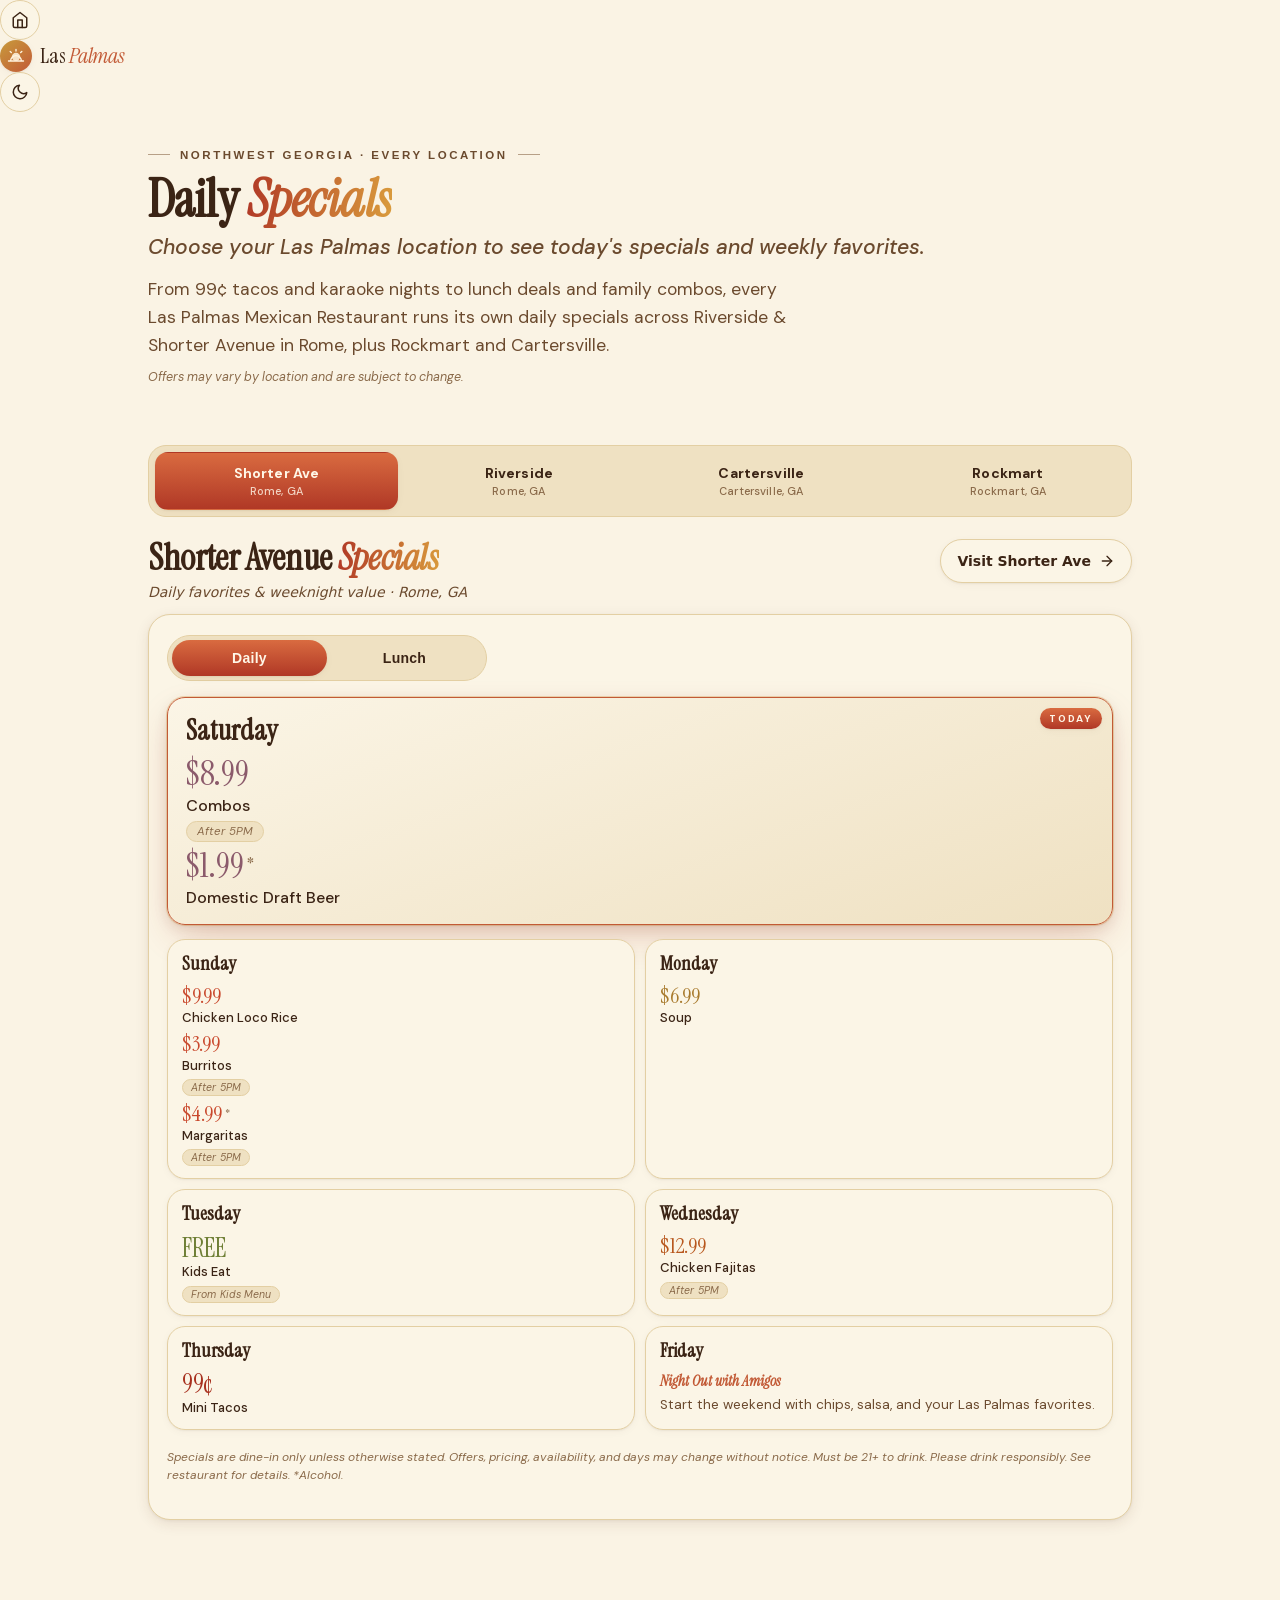
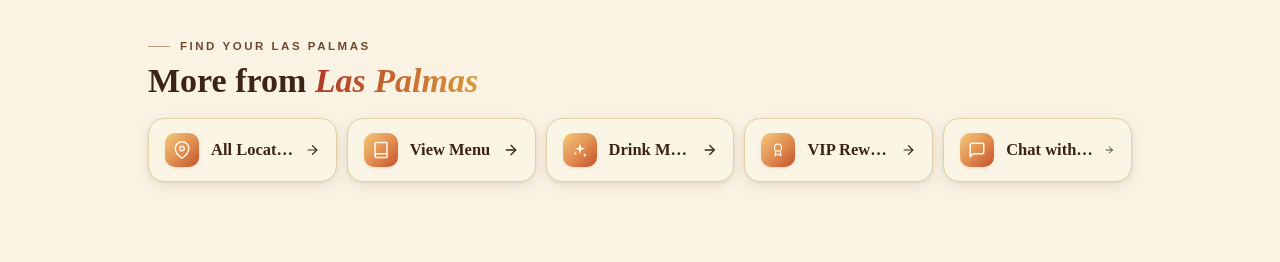
<file: specials/index.html>
<!DOCTYPE html>
<html lang="en" class="no-js">
<head>
<meta charset="utf-8">
<meta name="viewport" content="width=device-width, initial-scale=1">
<title>Daily Specials | Las Palmas Mexican Restaurant, NW Georgia</title>
<meta name="description" content="Daily food &amp; drink specials at every Las Palmas in NW Georgia — Riverside, Shorter Ave, Rockmart &amp; Cartersville. See today's deals by location.">
<link rel="canonical" href="https://laspalmasmexicanrest.com/specials/">

<meta property="og:type" content="website">
<meta property="og:site_name" content="Las Palmas Mexican Restaurant">
<meta property="og:title" content="Daily Specials | Las Palmas Mexican Restaurant, NW Georgia">
<meta property="og:description" content="Daily food &amp; drink specials at every Las Palmas in NW Georgia — Riverside, Shorter Ave, Rockmart &amp; Cartersville. See today's deals by location.">
<meta property="og:url" content="https://laspalmasmexicanrest.com/specials/">
<meta property="og:image" content="https://laspalmasmexicanrest.com/assets/images/shared/og-share.jpg">
<meta name="twitter:card" content="summary_large_image">
<meta name="twitter:title" content="Daily Specials | Las Palmas Mexican Restaurant, NW Georgia">
<meta name="twitter:description" content="Daily food &amp; drink specials at every Las Palmas in NW Georgia. See today's deals by location.">
<meta name="twitter:image" content="https://laspalmasmexicanrest.com/assets/images/shared/og-share.jpg">
<meta name="theme-color" content="#faf3e4" media="(prefers-color-scheme: light)">
<meta name="theme-color" content="#1a0f07" media="(prefers-color-scheme: dark)">

<script>(function(){var t='light';try{var s=localStorage.getItem('lp-ds-theme');if(s==='light'||s==='dark')t=s;else if(matchMedia('(prefers-color-scheme: dark)').matches)t='dark';}catch(e){}if(t==='dark')document.documentElement.setAttribute('data-theme','dark');})();</script>

<link rel="preload" href="/assets/fonts/instrument-serif.woff2" as="font" type="font/woff2" crossorigin>
<link rel="preload" href="/assets/fonts/dm-sans-var.woff2" as="font" type="font/woff2" crossorigin>

<style>
@font-face{font-family:'Instrument Serif';src:url('/assets/fonts/instrument-serif.woff2') format('woff2');font-weight:400;font-style:normal;font-display:swap}
@font-face{font-family:'Instrument Serif';src:url('/assets/fonts/instrument-serif-italic.woff2') format('woff2');font-weight:400;font-style:italic;font-display:swap}
@font-face{font-family:'DM Sans';src:url('/assets/fonts/dm-sans-var.woff2') format('woff2');font-weight:100 1000;font-style:normal;font-display:swap}
@font-face{font-family:'DM Sans';src:url('/assets/fonts/dm-sans-italic-var.woff2') format('woff2');font-weight:100 1000;font-style:italic;font-display:swap}
:root{--bg:#faf3e4;--bg-elev:#f4ead4;--bg-card:#fbf5e6;--bg-card-2:#efe1c2;--line:#e3cfa3;--line-soft:#ead9b2;--text:#3b2415;--text-soft:#6b4a2e;--text-mute:#8a6a4a;--gold:#c89b3c;--gold-deep:#a87a1f;--amber:#d99a3c;--terracotta:#c25a36;--terracotta-deep:#a3411f;--salsa:#b03826;--shadow-sm:0 1px 2px rgba(74,42,18,.06),0 2px 8px rgba(74,42,18,.04);--shadow-md:0 4px 14px rgba(74,42,18,.10),0 1px 3px rgba(74,42,18,.06);--shadow-lg:0 18px 42px rgba(74,42,18,.14),0 4px 12px rgba(74,42,18,.08);--glow:0 0 0 1px rgba(217,154,60,.30),0 14px 38px -10px rgba(176,56,38,.30);--ring:0 0 0 3px rgba(200,155,60,.35);--gradient-warm:linear-gradient(135deg,#f4c97a 0%,#e08b4f 55%,#c2502c 100%);--gradient-button:linear-gradient(180deg,#d96b40 0%,#b03826 100%);--gradient-button-hover:linear-gradient(180deg,#e07a4d 0%,#c2452c 100%);--gradient-text:linear-gradient(95deg,#b03826 0%,#d99a3c 100%);--header-bg:rgba(250,243,228,.82)}
[data-theme="dark"]{--bg:#1a0f07;--bg-elev:#22150c;--bg-card:#28190f;--bg-card-2:#311e12;--line:#4a2f1c;--line-soft:#3a2616;--text:#f1e2c4;--text-soft:#d8bf94;--text-mute:#a48d65;--gold:#d9a23c;--gold-deep:#b8862e;--amber:#e0a84a;--terracotta:#d96d44;--terracotta-deep:#c2502c;--salsa:#c44525;--shadow-sm:0 1px 2px rgba(0,0,0,.45),0 2px 8px rgba(0,0,0,.25);--shadow-md:0 6px 20px rgba(0,0,0,.55),0 2px 6px rgba(0,0,0,.3);--shadow-lg:0 22px 50px rgba(0,0,0,.65),0 6px 16px rgba(0,0,0,.4);--glow:0 0 0 1px rgba(217,162,60,.32),0 16px 44px -10px rgba(217,130,60,.40);--ring:0 0 0 3px rgba(217,162,60,.40);--gradient-warm:linear-gradient(135deg,#b8752c 0%,#9c4825 55%,#5e2010 100%);--gradient-button:linear-gradient(180deg,#e0784a 0%,#b03e20 100%);--gradient-button-hover:linear-gradient(180deg,#ec8757 0%,#c54725 100%);--gradient-text:linear-gradient(95deg,#e08e60 0%,#e0b860 100%);--header-bg:rgba(28,17,8,.78)}
*{box-sizing:border-box}html,body{background:var(--bg)}
body{margin:0;font-family:'DM Sans',system-ui,-apple-system,BlinkMacSystemFont,'Segoe UI',sans-serif;color:var(--text);-webkit-font-smoothing:antialiased}
.lp-page{background:var(--bg);color:var(--text);min-height:100vh}
.serif{font-family:'Instrument Serif',Georgia,serif}.italic{font-style:italic}
.gradient-text{background:var(--gradient-text);-webkit-background-clip:text;background-clip:text;color:transparent}
.lp-glow{box-shadow:var(--shadow-md),var(--glow)}
.container{width:100%;max-width:720px;margin:0 auto;padding:0 18px}
@media(min-width:768px){.container{max-width:880px;padding:0 28px}}
@media(min-width:1100px){.container{max-width:1040px}}
.section{padding:38px 0}@media(min-width:768px){.section{padding:56px 0}}
.btn{display:inline-flex;align-items:center;justify-content:center;gap:9px;padding:14px 18px;border-radius:999px;border:1px solid transparent;font-family:'DM Sans',sans-serif;font-weight:600;font-size:15px;cursor:pointer;text-decoration:none;min-height:48px;line-height:1}
.btn-primary{background:var(--gradient-button);color:#fff7e8;border-color:rgba(0,0,0,.12);box-shadow:var(--shadow-md),inset 0 1px 0 rgba(255,255,255,.20)}
.btn-secondary{background:var(--bg-card);color:var(--text);border:1px solid var(--line);box-shadow:var(--shadow-sm)}
.card{background:var(--bg-card);border:1px solid var(--line);border-radius:22px;box-shadow:var(--shadow-md);overflow:hidden}
.eyebrow{display:inline-flex;align-items:center;gap:10px;font-size:11.5px;font-weight:700;letter-spacing:.22em;text-transform:uppercase;color:var(--text-soft)}
.eyebrow-rule{display:inline-block;width:22px;height:1px;background:var(--text-mute);opacity:.6}
.lp-iconbtn{width:42px;height:42px;display:inline-flex;align-items:center;justify-content:center;background:var(--bg-card);border:1px solid var(--line);color:var(--text);border-radius:12px;cursor:pointer;box-shadow:var(--shadow-sm)}
.header-badge{display:none;align-items:center;gap:6px;padding:7px 11px;border-radius:999px;background:rgba(200,155,60,.14);border:1px solid var(--line);color:var(--gold-deep);font-size:11px;font-weight:700;letter-spacing:.08em;text-transform:uppercase;white-space:nowrap}
@media(min-width:520px){.header-badge{display:inline-flex}}
@keyframes lp-fade-up{from{opacity:0;transform:translateY(14px)}to{opacity:1;transform:translateY(0)}}
@keyframes lp-shimmer{0%{background-position:-200% 0}100%{background-position:200% 0}}
.reveal{opacity:0;animation:lp-fade-up 700ms cubic-bezier(.2,.7,.2,1) forwards}
.reveal-1{animation-delay:60ms}.reveal-2{animation-delay:140ms}.reveal-3{animation-delay:220ms}.reveal-4{animation-delay:300ms}.reveal-5{animation-delay:380ms}
.shimmer-text{background:linear-gradient(95deg,var(--salsa) 0%,var(--amber) 50%,var(--salsa) 100%);background-size:200% 100%;-webkit-background-clip:text;background-clip:text;color:transparent;animation:lp-shimmer 5s linear infinite}
.has-dock{padding-bottom:24px}
50%{background-position:100% 50%}}
100%{opacity:0}}
40%{opacity:.95}70%{opacity:.8;transform:scale(1.06)}100%{opacity:0;transform:scale(1.16)}}
60%{opacity:1}100%{opacity:1;transform:translateY(0) scale(1)}}
55%{opacity:.85}100%{opacity:.85}}
100%{transform:scaleY(1);opacity:1}}
100%{opacity:1;transform:translateY(0)}}
@media(prefers-reduced-motion:reduce){.reveal,.shimmer-text,[class*="reveal-"]{animation:none!important;opacity:1!important;transform:none!important}}
100%{opacity:0}}
.ds-header-left,.ds-header-right{display:flex;flex:0 0 auto;min-width:40px}
.ds-brand{display:inline-flex;align-items:center;gap:8px;font-family:'Instrument Serif',Georgia,serif;font-size:22px;line-height:1;color:var(--text);letter-spacing:-0.01em}
.ds-brand-icon{display:inline-flex;align-items:center;justify-content:center;width:32px;height:32px;border-radius:50%;background:linear-gradient(140deg,var(--gold),var(--terracotta));color:#fff4df;box-shadow:var(--shadow-sm)}
html[data-theme="dark"] .ds-brand-icon{color:#160c08}
.ds-brand-text-accent{font-style:italic;color:var(--terracotta)}
.ds-icon-btn{display:inline-flex;align-items:center;justify-content:center;width:40px;height:40px;border-radius:50%;background:var(--bg-card);color:var(--text);border:1px solid var(--line);cursor:pointer;transition:transform 0.15s ease,background 0.15s ease,border-color 0.15s ease;text-decoration:none;-webkit-tap-highlight-color:transparent}
.ds-icon-btn:hover{border-color:var(--line-soft);transform:translateY(-1px)}
html:not([data-theme="dark"]) .ds-ico-sun{display:none}
html[data-theme="dark"] .ds-ico-moon{display:none}
</style>
<link rel="stylesheet" href="/assets/css/site.css" media="print" onload="this.media='all'">
<noscript><link rel="stylesheet" href="/assets/css/site.css"></noscript>

<!-- Page-specific styles for the corporate specials aggregator -->
<style>
.lp-specials-hero{padding-top:28px}
.lp-specials-hero h1{margin:12px 0 6px;font-size:clamp(34px,7vw,52px);line-height:1.05;letter-spacing:-.01em;font-weight:700}
.lp-specials-hero .lp-hero-tagline{margin:6px 0 14px;font-size:clamp(17px,3.6vw,21px);color:var(--text-soft);font-style:italic;font-weight:500}
.lp-specials-hero .lp-hero-body{margin:0 0 6px;font-size:clamp(15.5px,3.4vw,17.5px);line-height:1.6;color:var(--text-soft);max-width:640px}
.lp-specials-hero .lp-hero-fine{margin:10px 0 0;font-size:12.5px;color:var(--text-mute);font-style:italic}
/* Location switcher */
.lp-loc-switch{display:flex;flex-wrap:wrap;gap:8px;padding:6px;background:var(--bg-card-2);border:1px solid var(--line);border-radius:18px;margin:0 0 4px}
.lp-loc-switch button{flex:1 1 auto;min-width:120px;padding:11px 14px;border-radius:13px;border:1px solid transparent;cursor:pointer;font-family:'DM Sans',sans-serif;font-size:14px;font-weight:700;letter-spacing:.01em;color:var(--text);background:transparent;transition:all 200ms ease;min-height:44px;display:inline-flex;align-items:center;justify-content:center;gap:7px}
.lp-loc-switch button[aria-selected="true"]{color:#fff7e8;background:var(--gradient-button);box-shadow:var(--shadow-sm)}
.lp-loc-switch button[aria-selected="true"] .lp-loc-switch-town{color:rgba(255,247,232,.8)}
.lp-loc-switch-name{display:inline}
.lp-loc-switch-town{display:none;font-weight:500;font-size:11px;color:var(--text-mute)}
@media(min-width:680px){.lp-loc-switch button{flex-direction:column;gap:2px}.lp-loc-switch-town{display:inline}}
/* Location block head */
.lp-loc-block{margin-top:22px}
.lp-loc-block-head{display:flex;align-items:flex-start;justify-content:space-between;gap:14px;flex-wrap:wrap;margin-bottom:14px}
.lp-loc-block-title{margin:0;font-size:clamp(26px,5.4vw,36px);line-height:1.08;font-weight:700;letter-spacing:-.01em}
.lp-loc-block-blurb{margin:6px 0 0;color:var(--text-soft);font-size:14px;font-style:italic}
.lp-loc-visit{display:inline-flex;align-items:center;gap:8px;align-self:flex-start;padding:11px 16px;border-radius:999px;background:var(--bg-card);border:1px solid var(--line);color:var(--text);text-decoration:none;font-weight:600;font-size:14px;box-shadow:var(--shadow-sm);min-height:44px;white-space:nowrap;transition:border-color 200ms ease,background 200ms ease}
.lp-loc-visit:hover{border-color:var(--amber);background:var(--bg-card-2)}
.lp-loc-visit svg{flex:0 0 auto}
/* Bottom CTA strip */
.lp-spec-cta{display:flex;flex-wrap:wrap;gap:10px;justify-content:center;margin-top:8px}
.lp-spec-cta .btn{flex:1 1 200px}

/* ── Specials typography → Instrument Serif + DM Sans (Glenn's JSX render) ── */
.lp-specials-hero h1,.lp-loc-block-title,.lp-day-name,.item-headline,.everyday-headline,
.lp-day-fallback-title,.lp-everyday-title,.lp-lunch-title{font-family:'Instrument Serif',Georgia,serif}
.lp-specials-hero .lp-hero-tagline,.lp-specials-hero .lp-hero-body,.lp-specials-hero .lp-hero-fine,
.lp-loc-switch button,.item-subhead,.item-condition,.everyday-subhead,.everyday-label,
.lp-day-item-note,.lp-day-item-note--pill,.lp-day-fallback-body,.lp-fine-print,
.lp-lunch-items,.lp-lunch-num,.lp-lunch-includes,.lp-lunch-cutoff,.lp-everyday-chip,
.today-pill,.karaoke-chip{font-family:'DM Sans',system-ui,-apple-system,sans-serif}

/* ── JSX SpecialItem two-element format (item-headline over item-subhead) ── */
.lp-day-items li{display:flex;flex-direction:column;gap:1px}
.item-headline{font-family:'Instrument Serif',Georgia,serif;font-weight:400;font-size:22px;line-height:1;
  color:var(--day-tint,var(--terracotta));letter-spacing:-.01em;display:inline-flex;align-items:baseline;gap:1px}
.item-headline-short{font-size:26px}
.lp-day-card.is-today .item-headline{font-size:34px}
.lp-day-card.is-today .item-headline-short{font-size:40px}
.item-headline .ast{font-size:.55em;color:var(--text-mute);margin-left:2px;position:relative;top:-.3em}
.item-subhead{font-size:13px;font-weight:500;color:var(--text);line-height:1.25;margin-top:2px}
.lp-day-card.is-today .item-subhead{font-size:16px;margin-top:4px;font-weight:500}
.item-conditions{display:flex;flex-wrap:wrap;gap:4px 8px;margin-top:4px}
.item-condition{display:inline-flex;align-items:center;font-size:10.5px;color:var(--text-mute);font-style:italic;
  letter-spacing:.01em;padding:1px 8px;border-radius:999px;background:var(--bg-card-2);border:1px solid var(--line)}
.lp-day-card.is-today .item-condition{font-size:11.5px;padding:2px 10px}

/* ── JSX EverydayBlock (Cartersville) ── */
.everyday-block{display:flex;flex-direction:column;gap:12px}
.everyday-eyebrow{display:flex;align-items:center;gap:10px;justify-content:center;color:var(--gold-deep);
  font-size:11px;font-weight:600;letter-spacing:.18em;text-transform:uppercase}
.everyday-line{flex:1;height:1px;max-width:60px;background:linear-gradient(to right,transparent,var(--line),transparent)}
.everyday-items{display:grid;grid-template-columns:1fr 1fr;gap:12px}
.everyday-item{display:flex;flex-direction:column;align-items:center;text-align:center;padding:10px 6px;
  border-radius:13px;background:rgba(200,149,52,.08);border:1px solid rgba(200,149,52,.20)}
[data-theme="dark"] .everyday-item{background:rgba(211,166,71,.10);border-color:rgba(211,166,71,.28)}
.everyday-headline{font-family:'Instrument Serif',Georgia,serif;font-size:26px;line-height:1;color:var(--gold-deep);
  letter-spacing:-.01em;margin-bottom:4px}
.everyday-headline .ast{font-size:.55em;color:var(--text-mute);margin-left:2px;position:relative;top:-.3em}
.everyday-subhead{font-size:12px;color:var(--text);font-weight:500;line-height:1.3}
</style>

<script type="application/ld+json">
{
  "@context": "https://schema.org",
  "@type": "WebPage",
  "@id": "https://laspalmasmexicanrest.com/specials/#webpage",
  "url": "https://laspalmasmexicanrest.com/specials/",
  "name": "Daily Specials | Las Palmas Mexican Restaurant, NW Georgia",
  "description": "Daily food and drink specials at every Las Palmas Mexican Restaurant location in Northwest Georgia — Riverside and Shorter Avenue in Rome, plus Rockmart and Cartersville.",
  "isPartOf": {
    "@type": "WebSite",
    "name": "Las Palmas Mexican Restaurant",
    "url": "https://laspalmasmexicanrest.com/"
  },
  "about": {
    "@type": "Organization",
    "name": "Las Palmas Mexican Restaurant",
    "url": "https://laspalmasmexicanrest.com/"
  }
}
</script>
<script type="application/ld+json">
{
  "@context": "https://schema.org",
  "@type": "BreadcrumbList",
  "itemListElement": [
    { "@type": "ListItem", "position": 1, "name": "Home", "item": "https://laspalmasmexicanrest.com/" },
    { "@type": "ListItem", "position": 2, "name": "Daily Specials", "item": "https://laspalmasmexicanrest.com/specials/" }
  ]
}
</script>
</head>
<body>
<div class="lp-page has-dock">

  <header class="ds-header">
  <div class="ds-header-left">
    <a href="/" class="ds-icon-btn" aria-label="Las Palmas home">
      <svg width="18" height="18" viewBox="0 0 24 24" fill="none" stroke="currentColor" stroke-width="2" stroke-linecap="round" stroke-linejoin="round" aria-hidden="true"><path d="m3 9 9-7 9 7v11a2 2 0 0 1-2 2H5a2 2 0 0 1-2-2z"/><polyline points="9 22 9 12 15 12 15 22"/></svg>
    </a>
  </div>
  <div class="ds-brand">
    <span class="ds-brand-icon" aria-hidden="true">
      <svg width="20" height="20" viewBox="0 0 24 24" fill="none" aria-hidden="true">
        <circle cx="12" cy="13" r="5" fill="currentColor" opacity="0.85"/>
        <path d="M3 18h18M5.5 18a6.5 6.5 0 0 1 13 0" stroke="currentColor" stroke-width="1.6" stroke-linecap="round" fill="none"/>
        <path d="M12 4v2M19 6.5l-1.4 1.4M5 6.5l1.4 1.4" stroke="currentColor" stroke-width="1.6" stroke-linecap="round"/>
      </svg>
    </span>
    <span class="ds-brand-text">Las <span class="ds-brand-text-accent">Palmas</span></span>
  </div>
  <div class="ds-header-right">
    <button type="button" class="ds-icon-btn" id="ds-theme" aria-label="Switch theme">
      <svg class="ds-ico-sun" width="18" height="18" viewBox="0 0 24 24" fill="none" stroke="currentColor" stroke-width="2" stroke-linecap="round" stroke-linejoin="round" aria-hidden="true"><circle cx="12" cy="12" r="4"/><path d="M12 2v2M12 20v2M4.93 4.93l1.41 1.41M17.66 17.66l1.41 1.41M2 12h2M20 12h2M4.93 19.07l1.41-1.41M17.66 6.34l1.41-1.41"/></svg>
      <svg class="ds-ico-moon" width="18" height="18" viewBox="0 0 24 24" fill="none" stroke="currentColor" stroke-width="2" stroke-linecap="round" stroke-linejoin="round" aria-hidden="true"><path d="M21 12.79A9 9 0 1 1 11.21 3 7 7 0 0 0 21 12.79z"/></svg>
    </button>
  </div>
</header>

  <main>
    <!-- ── Hero ─────────────────────────────────────────────────────── -->
    <section class="section lp-specials-hero">
      <div class="container">
        <div class="eyebrow reveal reveal-2">
          <span class="eyebrow-rule"></span>
          Northwest Georgia · Every Location
          <span class="eyebrow-rule"></span>
        </div>
        <h1 class="serif reveal reveal-3">Daily <span class="italic shimmer-text">Specials</span></h1>
        <p class="serif lp-hero-tagline reveal reveal-4">Choose your Las Palmas location to see today's specials and weekly favorites.</p>
        <p class="lp-hero-body reveal reveal-5">From 99¢ tacos and karaoke nights to lunch deals and family combos, every Las Palmas Mexican Restaurant runs its own daily specials across Riverside &amp; Shorter Avenue in Rome, plus Rockmart and Cartersville.</p>
        <p class="lp-hero-fine reveal reveal-5">Offers may vary by location and are subject to change.</p>
      </div>
    </section>

    <!-- ── Specials by location ─────────────────────────────────────── -->
    <section class="section" id="specials" style="padding-top:4px">
      <div class="container">

        <!-- Location switcher (all blocks remain in the DOM for crawlers) -->
        <div class="lp-loc-switch" role="tablist" aria-label="Choose a Las Palmas location">
          <button role="tab" id="corp-tab-shorter" aria-controls="corp-block-shorter" aria-selected="true" data-corp-loc="shorter">
            <span class="lp-loc-switch-name">Shorter Ave</span><span class="lp-loc-switch-town">Rome, GA</span>
          </button>
          <button role="tab" id="corp-tab-riverside" aria-controls="corp-block-riverside" aria-selected="false" data-corp-loc="riverside">
            <span class="lp-loc-switch-name">Riverside</span><span class="lp-loc-switch-town">Rome, GA</span>
          </button>
          <button role="tab" id="corp-tab-cartersville" aria-controls="corp-block-cartersville" aria-selected="false" data-corp-loc="cartersville">
            <span class="lp-loc-switch-name">Cartersville</span><span class="lp-loc-switch-town">Cartersville, GA</span>
          </button>
          <button role="tab" id="corp-tab-rockmart" aria-controls="corp-block-rockmart" aria-selected="false" data-corp-loc="rockmart">
            <span class="lp-loc-switch-name">Rockmart</span><span class="lp-loc-switch-town">Rockmart, GA</span>
          </button>
        </div>

        <!-- ===== SHORTER AVENUE ===== -->
        <div class="lp-loc-block" id="corp-block-shorter" role="tabpanel" aria-labelledby="corp-tab-shorter" data-corp-block="shorter">
          <div class="lp-loc-block-head">
            <div>
              <h2 class="serif lp-loc-block-title">Shorter Avenue <span class="italic gradient-text">Specials</span></h2>
              <p class="lp-loc-block-blurb">Daily favorites &amp; weeknight value · Rome, GA</p>
            </div>
            <a class="lp-loc-visit" href="/shorter/" aria-label="Visit the Las Palmas Shorter Avenue location page">
              Visit Shorter Ave
              <svg width="16" height="16" viewBox="0 0 24 24" fill="none" stroke="currentColor" stroke-width="2" stroke-linecap="round" stroke-linejoin="round" aria-hidden="true"><line x1="5" y1="12" x2="19" y2="12"/><polyline points="12 5 19 12 12 19"/></svg>
            </a>
          </div>

          <div class="card">
            <div class="lp-specials-body">
              <div class="lp-seg-tabs" role="tablist" aria-label="Shorter specials view">
                <button role="tab" aria-selected="true" aria-controls="corp-shorter-daily" id="corp-shorter-tab-daily" data-corp-tab>Daily</button>
                <button role="tab" aria-selected="false" aria-controls="corp-shorter-lunch" id="corp-shorter-tab-lunch" data-corp-tab>Lunch</button>
              </div>

              <div role="tabpanel" id="corp-shorter-daily" aria-labelledby="corp-shorter-tab-daily">
                <div class="lp-days">
                  <div data-corp-today-slot></div>
                  <div class="lp-days-grid" data-corp-days>
                    <div class="lp-day-card" data-corp-day="0" style="--day-tint:#c9482c">
                      <span class="today-pill">Today</span>
                      <div class="lp-day-name">Sunday</div>
                      <ul class="lp-day-items">
                        <li class="item">
                          <div class="item-headline">$9.99</div>
                          <div class="item-subhead">Chicken Loco Rice</div>
                        </li>
                        <li class="item">
                          <div class="item-headline">$3.99</div>
                          <div class="item-subhead">Burritos</div>
                          <div class="item-conditions"><span class="item-condition">After 5PM</span></div>
                        </li>
                        <li class="item">
                          <div class="item-headline">$4.99<span class="ast" aria-label="alcohol">*</span></div>
                          <div class="item-subhead">Margaritas</div>
                          <div class="item-conditions"><span class="item-condition">After 5PM</span></div>
                        </li>
                      </ul>
                    </div>
                    <div class="lp-day-card" data-corp-day="1" style="--day-tint:#a87a2d">
                      <span class="today-pill">Today</span>
                      <div class="lp-day-name">Monday</div>
                      <ul class="lp-day-items">
                        <li class="item">
                          <div class="item-headline">$6.99</div>
                          <div class="item-subhead">Soup</div>
                        </li>
                      </ul>
                    </div>
                    <div class="lp-day-card" data-corp-day="2" style="--day-tint:#6f7f36">
                      <span class="today-pill">Today</span>
                      <div class="lp-day-name">Tuesday</div>
                      <ul class="lp-day-items">
                        <li class="item">
                          <div class="item-headline item-headline-short">FREE</div>
                          <div class="item-subhead">Kids Eat</div>
                          <div class="item-conditions"><span class="item-condition">From Kids Menu</span></div>
                        </li>
                      </ul>
                    </div>
                    <div class="lp-day-card" data-corp-day="3" style="--day-tint:#b8581e">
                      <span class="today-pill">Today</span>
                      <div class="lp-day-name">Wednesday</div>
                      <ul class="lp-day-items">
                        <li class="item">
                          <div class="item-headline">$12.99</div>
                          <div class="item-subhead">Chicken Fajitas</div>
                          <div class="item-conditions"><span class="item-condition">After 5PM</span></div>
                        </li>
                      </ul>
                    </div>
                    <div class="lp-day-card" data-corp-day="4" style="--day-tint:#a8311f">
                      <span class="today-pill">Today</span>
                      <div class="lp-day-name">Thursday</div>
                      <ul class="lp-day-items">
                        <li class="item">
                          <div class="item-headline item-headline-short">99¢</div>
                          <div class="item-subhead">Mini Tacos</div>
                        </li>
                      </ul>
                    </div>
                    <div class="lp-day-card" data-corp-day="5" style="--day-tint:#5a847a">
                      <span class="today-pill">Today</span>
                      <div class="lp-day-name">Friday</div>
                      <div>
                        <div class="lp-day-fallback-title">Night Out with Amigos</div>
                        <div class="lp-day-fallback-body">Start the weekend with chips, salsa, and your Las Palmas favorites.</div>
                      </div>
                    </div>
                    <div class="lp-day-card" data-corp-day="6" style="--day-tint:#8b5a6b">
                      <span class="today-pill">Today</span>
                      <div class="lp-day-name">Saturday</div>
                      <ul class="lp-day-items">
                        <li class="item">
                          <div class="item-headline">$8.99</div>
                          <div class="item-subhead">Combos</div>
                          <div class="item-conditions"><span class="item-condition">After 5PM</span></div>
                        </li>
                        <li class="item">
                          <div class="item-headline">$1.99<span class="ast" aria-label="alcohol">*</span></div>
                          <div class="item-subhead">Domestic Draft Beer</div>
                        </li>
                      </ul>
                    </div>
                  </div>
                </div>
              </div>

              <div role="tabpanel" id="corp-shorter-lunch" aria-labelledby="corp-shorter-tab-lunch" hidden>
                <div class="lp-lunch">
                  <div class="lp-lunch-head">
                    <div>
                      <div class="eyebrow"><span class="eyebrow-rule"></span>Mon – Fri</div>
                      <h3 class="serif lp-lunch-title">Lunch Specials</h3>
                    </div>
                    <div class="lp-lunch-price">
                      $8.99
                      <div class="lp-lunch-includes">Sweet Tea Included</div>
                    </div>
                  </div>
                  <hr>
                  <ul class="lp-lunch-items">
                    <li><span class="lp-lunch-num">1</span>Grilled Chicken Burrito Wrap w/ Soup</li>
                    <li><span class="lp-lunch-num">2</span>Quesadilla &amp; Rice w/ Soup</li>
                    <li><span class="lp-lunch-num">3</span>Chimichanga &amp; Rice w/ Soup</li>
                    <li><span class="lp-lunch-num">4</span>Chicken Loco Rice with Soup</li>
                    <li><span class="lp-lunch-num">5</span>Burrito: Rice, Beans &amp; Soup</li>
                    <li><span class="lp-lunch-num">6</span>2 Tacos w/ Rice &amp; Beans</li>
                    <li><span class="lp-lunch-num">7</span>2 Enchiladas w/ Rice &amp; Beans</li>
                  </ul>
                  <p class="lp-lunch-cutoff">Only until 3:00 PM, Monday through Friday. Dine-in only.</p>
                </div>
              </div>

              <p class="lp-fine-print">Specials are dine-in only unless otherwise stated. Offers, pricing, availability, and days may change without notice. Must be 21+ to drink. Please drink responsibly. See restaurant for details. <span class="alc">*</span>Alcohol.</p>
            </div>
          </div>
        </div>

        <!-- ===== RIVERSIDE ===== -->
        <div class="lp-loc-block" id="corp-block-riverside" role="tabpanel" aria-labelledby="corp-tab-riverside" data-corp-block="riverside" hidden>
          <div class="lp-loc-block-head">
            <div>
              <h2 class="serif lp-loc-block-title">Riverside <span class="italic gradient-text">Specials</span></h2>
              <p class="lp-loc-block-blurb">River-town energy, classic Las Palmas · Rome, GA</p>
            </div>
            <a class="lp-loc-visit" href="/riverside/" aria-label="Visit the Las Palmas Riverside location page">
              Visit Riverside
              <svg width="16" height="16" viewBox="0 0 24 24" fill="none" stroke="currentColor" stroke-width="2" stroke-linecap="round" stroke-linejoin="round" aria-hidden="true"><line x1="5" y1="12" x2="19" y2="12"/><polyline points="12 5 19 12 12 19"/></svg>
            </a>
          </div>

          <div class="card">
            <div class="lp-specials-body">
              <div class="lp-seg-tabs" role="tablist" aria-label="Riverside specials view">
                <button role="tab" aria-selected="true" aria-controls="corp-riverside-daily" id="corp-riverside-tab-daily" data-corp-tab>Daily</button>
                <button role="tab" aria-selected="false" aria-controls="corp-riverside-lunch" id="corp-riverside-tab-lunch" data-corp-tab>Lunch</button>
              </div>

              <div role="tabpanel" id="corp-riverside-daily" aria-labelledby="corp-riverside-tab-daily">
                <div class="lp-days">
                  <div data-corp-today-slot></div>
                  <div class="lp-days-grid" data-corp-days>
                    <div class="lp-day-card" data-corp-day="0" style="--day-tint:#c9482c">
                      <span class="today-pill">Today</span>
                      <div class="lp-day-name">Sunday</div>
                      <ul class="lp-day-items">
                        <li class="item">
                          <div class="item-headline">$4.99<span class="ast" aria-label="alcohol">*</span></div>
                          <div class="item-subhead">Lime Margaritas</div>
                        </li>
                      </ul>
                    </div>
                    <div class="lp-day-card" data-corp-day="1" style="--day-tint:#a87a2d">
                      <span class="today-pill">Today</span>
                      <div class="lp-day-name">Monday</div>
                      <ul class="lp-day-items">
                        <li class="item">
                          <div class="item-headline item-headline-short">99¢</div>
                          <div class="item-subhead">Mini Tacos</div>
                        </li>
                        <li class="item">
                          <div class="item-headline">$1.99<span class="ast" aria-label="alcohol">*</span></div>
                          <div class="item-subhead">Domestic Draft Beer</div>
                        </li>
                      </ul>
                    </div>
                    <div class="lp-day-card" data-corp-day="2" style="--day-tint:#6f7f36">
                      <span class="today-pill">Today</span>
                      <div class="lp-day-name">Tuesday</div>
                      <ul class="lp-day-items">
                        <li class="item">
                          <div class="item-headline">$9.99</div>
                          <div class="item-subhead">Combo Dinners</div>
                        </li>
                      </ul>
                    </div>
                    <div class="lp-day-card" data-corp-day="3" style="--day-tint:#b8581e">
                      <span class="today-pill">Today</span>
                      <div class="lp-day-name">Wednesday</div>
                      <ul class="lp-day-items">
                        <li class="item">
                          <div class="item-headline item-headline-short">FREE</div>
                          <div class="item-subhead">Kids Eat</div>
                        </li>
                      </ul>
                    </div>
                    <div class="lp-day-card" data-corp-day="4" style="--day-tint:#a8311f">
                      <span class="today-pill">Today</span>
                      <div class="lp-day-name">Thursday</div>
                      <ul class="lp-day-items">
                        <li class="item">
                          <div class="item-headline">$3.99</div>
                          <div class="item-subhead">Burrito</div>
                        </li>
                      </ul>
                      <div class="lp-day-badge">
                        <span class="karaoke-chip">
                          <svg width="14" height="14" viewBox="0 0 24 24" fill="none" stroke="currentColor" stroke-width="2" stroke-linecap="round" stroke-linejoin="round" aria-hidden="true"><path d="M12 1a3 3 0 0 0-3 3v8a3 3 0 0 0 6 0V4a3 3 0 0 0-3-3z"/><path d="M19 10v2a7 7 0 0 1-14 0v-2"/><line x1="12" y1="19" x2="12" y2="23"/><line x1="8" y1="23" x2="16" y2="23"/></svg>
                          Karaoke Night
                        </span>
                      </div>
                    </div>
                    <div class="lp-day-card" data-corp-day="5" style="--day-tint:#5a847a">
                      <span class="today-pill">Today</span>
                      <div class="lp-day-name">Friday</div>
                      <div>
                        <div class="lp-day-fallback-title">Weekend Starts Here</div>
                        <div class="lp-day-fallback-body">Good food, cold drinks, and Riverside energy.</div>
                      </div>
                    </div>
                    <div class="lp-day-card" data-corp-day="6" style="--day-tint:#8b5a6b">
                      <span class="today-pill">Today</span>
                      <div class="lp-day-name">Saturday</div>
                      <ul class="lp-day-items">
                        <li class="item">
                          <div class="item-headline">$19.99</div>
                          <div class="item-subhead">Chicken Fajitas For 2</div>
                          <div class="item-conditions"><span class="item-condition">With 2 Sweet Teas</span></div>
                        </li>
                      </ul>
                    </div>
                  </div>
                </div>
              </div>

              <div role="tabpanel" id="corp-riverside-lunch" aria-labelledby="corp-riverside-tab-lunch" hidden>
                <div class="lp-lunch">
                  <div class="lp-lunch-head">
                    <div>
                      <div class="eyebrow"><span class="eyebrow-rule"></span>Mon – Fri</div>
                      <h3 class="serif lp-lunch-title">Lunch Specials</h3>
                    </div>
                    <div class="lp-lunch-price">
                      $8.99
                      <div class="lp-lunch-includes">Sweet Tea Included</div>
                    </div>
                  </div>
                  <hr>
                  <ul class="lp-lunch-items">
                    <li><span class="lp-lunch-num">1</span>Grilled Chicken Burrito Wrap w/ Soup</li>
                    <li><span class="lp-lunch-num">2</span>Quesadilla &amp; Rice w/ Soup</li>
                    <li><span class="lp-lunch-num">3</span>Chimichanga &amp; Rice w/ Soup</li>
                    <li><span class="lp-lunch-num">4</span>Chicken Loco Rice with Soup</li>
                    <li><span class="lp-lunch-num">5</span>Burrito: Rice, Beans &amp; Soup</li>
                    <li><span class="lp-lunch-num">6</span>2 Tacos w/ Rice &amp; Beans</li>
                    <li><span class="lp-lunch-num">7</span>2 Enchiladas w/ Rice &amp; Beans</li>
                  </ul>
                  <p class="lp-lunch-cutoff">Only until 3:00 PM, Monday through Friday. Dine-in only.</p>
                </div>
              </div>

              <p class="lp-fine-print">Specials are dine-in only unless otherwise stated. Offers, pricing, availability, and days may change without notice. Must be 21+ to drink. Please drink responsibly. See restaurant for details. <span class="alc">*</span>Alcohol.</p>
            </div>
          </div>
        </div>

        <!-- ===== CARTERSVILLE ===== -->
        <div class="lp-loc-block" id="corp-block-cartersville" role="tabpanel" aria-labelledby="corp-tab-cartersville" data-corp-block="cartersville" hidden>
          <div class="lp-loc-block-head">
            <div>
              <h2 class="serif lp-loc-block-title">Cartersville <span class="italic gradient-text">Specials</span></h2>
              <p class="lp-loc-block-blurb">Every-day savings on combinations &amp; frozens · Cartersville, GA</p>
            </div>
            <a class="lp-loc-visit" href="/cartersville/" aria-label="Visit the Las Palmas Cartersville location page">
              Visit Cartersville
              <svg width="16" height="16" viewBox="0 0 24 24" fill="none" stroke="currentColor" stroke-width="2" stroke-linecap="round" stroke-linejoin="round" aria-hidden="true"><line x1="5" y1="12" x2="19" y2="12"/><polyline points="12 5 19 12 12 19"/></svg>
            </a>
          </div>

          <div class="card">
            <div class="lp-specials-body">
              <section class="lp-everyday everyday-block" aria-label="Every Day Specials">
                <div class="everyday-eyebrow">
                  <span class="everyday-line" aria-hidden="true"></span>
                  <span class="everyday-label">Every Day Specials</span>
                  <span class="everyday-line" aria-hidden="true"></span>
                </div>
                <div class="everyday-items">
                  <div class="everyday-item">
                    <div class="everyday-headline">$2 OFF</div>
                    <div class="everyday-subhead">Any Combination</div>
                  </div>
                  <div class="everyday-item">
                    <div class="everyday-headline">$2 OFF<span class="ast" aria-label="alcohol">*</span></div>
                    <div class="everyday-subhead">Any Frozen Margarita</div>
                  </div>
                </div>
              </section>

              <div class="lp-days">
                <div data-corp-today-slot></div>
                <div class="lp-days-grid lp-days-grid--tall" data-corp-days>
                  <div class="lp-day-card" data-corp-day="0" style="--day-tint:#c9482c">
                    <span class="today-pill">Today</span>
                    <div class="lp-day-name">Sunday</div>
                    <div>
                      <div class="lp-day-fallback-title">Family Table Day</div>
                      <div class="lp-day-fallback-body">Settle in for favorites, combinations, and a relaxed Sunday meal.</div>
                    </div>
                  </div>
                  <div class="lp-day-card" data-corp-day="1" style="--day-tint:#a87a2d">
                    <span class="today-pill">Today</span>
                    <div class="lp-day-name">Monday</div>
                    <ul class="lp-day-items">
                      <li class="item">
                        <div class="item-headline">$5.00</div>
                        <div class="item-subhead">Kids Menu</div>
                      </li>
                      <li class="item">
                        <div class="item-headline">$10.00</div>
                        <div class="item-subhead">Grilled Chicken Quesadilla w/ Rice &amp; Small Soup</div>
                        <div class="item-conditions"><span class="item-condition">11AM – 3PM</span></div>
                      </li>
                      <li class="item">
                        <div class="item-headline">$14.00</div>
                        <div class="item-subhead">Chicken Fajitas</div>
                      </li>
                    </ul>
                  </div>
                  <div class="lp-day-card" data-corp-day="2" style="--day-tint:#6f7f36">
                    <span class="today-pill">Today</span>
                    <div class="lp-day-name">Tuesday</div>
                    <ul class="lp-day-items">
                      <li class="item">
                        <div class="item-headline">$1.50<span class="ast" aria-label="alcohol">*</span></div>
                        <div class="item-subhead">Draft Domestic Beer 16 oz</div>
                      </li>
                      <li class="item">
                        <div class="item-headline">$1.50</div>
                        <div class="item-subhead">Taco Tuesday</div>
                        <div class="item-conditions"><span class="item-condition">Ground Beef or Shredded Chicken</span><span class="item-condition">Each</span></div>
                      </li>
                      <li class="item">
                        <div class="item-headline">$10.00</div>
                        <div class="item-subhead">Lunch Taco Salad w/ Small Soup</div>
                        <div class="item-conditions"><span class="item-condition">11AM – 3PM</span></div>
                      </li>
                    </ul>
                  </div>
                  <div class="lp-day-card" data-corp-day="3" style="--day-tint:#b8581e">
                    <span class="today-pill">Today</span>
                    <div class="lp-day-name">Wednesday</div>
                    <ul class="lp-day-items">
                      <li class="item">
                        <div class="item-headline">$10.00</div>
                        <div class="item-subhead">Speedy Gonzalez w/ Small Soup</div>
                        <div class="item-conditions"><span class="item-condition">11AM – 3PM</span></div>
                      </li>
                      <li class="item">
                        <div class="item-headline">$10.00</div>
                        <div class="item-subhead">Chimichanga &amp; Rice w/ Small Soup</div>
                        <div class="item-conditions"><span class="item-condition">11AM – 3PM</span></div>
                      </li>
                      <li class="item">
                        <div class="item-headline">$10.00</div>
                        <div class="item-subhead">Enchiladas Supremas</div>
                      </li>
                    </ul>
                  </div>
                  <div class="lp-day-card" data-corp-day="4" style="--day-tint:#a8311f">
                    <span class="today-pill">Today</span>
                    <div class="lp-day-name">Thursday</div>
                    <ul class="lp-day-items">
                      <li class="item">
                        <div class="item-headline">$10.00</div>
                        <div class="item-subhead">Lunch Loco Rice w/ Small Soup</div>
                        <div class="item-conditions"><span class="item-condition">11AM – 3PM</span></div>
                      </li>
                      <li class="item">
                        <div class="item-headline">$10.00</div>
                        <div class="item-subhead">Fiesta Quesadilla</div>
                        <div class="item-conditions"><span class="item-condition">Grilled Chicken</span></div>
                      </li>
                    </ul>
                  </div>
                  <div class="lp-day-card" data-corp-day="5" style="--day-tint:#5a847a">
                    <span class="today-pill">Today</span>
                    <div class="lp-day-name">Friday</div>
                    <ul class="lp-day-items">
                      <li class="item">
                        <div class="item-headline">$10.00</div>
                        <div class="item-subhead">Lunch Palmas Bowl (Chicken) w/ Small Soup</div>
                        <div class="item-conditions"><span class="item-condition">11AM – 3PM</span></div>
                      </li>
                    </ul>
                  </div>
                  <div class="lp-day-card" data-corp-day="6" style="--day-tint:#8b5a6b">
                    <span class="today-pill">Today</span>
                    <div class="lp-day-name">Saturday</div>
                    <div>
                      <div class="lp-day-fallback-title">Bring the Crew</div>
                      <div class="lp-day-fallback-body">Ask your server about today's favorites and enjoy the Las Palmas classics.</div>
                    </div>
                  </div>
                </div>
              </div>

              <p class="lp-fine-print">Specials are dine-in only unless otherwise stated. Offers, pricing, availability, and days may change without notice. Must be 21+ to drink. Please drink responsibly. See restaurant for details. <span class="alc">*</span>Alcohol.</p>
            </div>
          </div>
        </div>

        <!-- ===== ROCKMART ===== -->
        <div class="lp-loc-block" id="corp-block-rockmart" role="tabpanel" aria-labelledby="corp-tab-rockmart" data-corp-block="rockmart" hidden>
          <div class="lp-loc-block-head">
            <div>
              <h2 class="serif lp-loc-block-title">Rockmart <span class="italic gradient-text">Specials</span></h2>
              <p class="lp-loc-block-blurb">Karaoke nights &amp; midweek deals · Rockmart, GA</p>
            </div>
            <a class="lp-loc-visit" href="/rockmart/" aria-label="Visit the Las Palmas Rockmart location page">
              Visit Rockmart
              <svg width="16" height="16" viewBox="0 0 24 24" fill="none" stroke="currentColor" stroke-width="2" stroke-linecap="round" stroke-linejoin="round" aria-hidden="true"><line x1="5" y1="12" x2="19" y2="12"/><polyline points="12 5 19 12 12 19"/></svg>
            </a>
          </div>

          <div class="card">
            <div class="lp-specials-body">
              <div class="lp-days">
                <div data-corp-today-slot></div>
                <div class="lp-days-grid lp-days-grid--tall" data-corp-days>
                  <div class="lp-day-card" data-corp-day="0" style="--day-tint:#c9482c">
                    <span class="today-pill">Today</span>
                    <div class="lp-day-name">Sunday</div>
                    <ul class="lp-day-items">
                      <li class="item">
                        <div class="item-headline item-headline-short">FREE</div>
                        <div class="item-subhead">Kids Eat</div>
                      </li>
                      <li class="item">
                        <div class="item-headline">$8.99</div>
                        <div class="item-subhead">Loco Rice</div>
                      </li>
                    </ul>
                  </div>
                  <div class="lp-day-card" data-corp-day="1" style="--day-tint:#a87a2d">
                    <span class="today-pill">Today</span>
                    <div class="lp-day-name">Monday</div>
                    <ul class="lp-day-items">
                      <li class="item">
                        <div class="item-headline item-headline-short">BOGO</div>
                        <div class="item-subhead">Combos</div>
                        <div class="item-conditions"><span class="item-condition">When you purchase 2 soft drinks</span></div>
                      </li>
                    </ul>
                  </div>
                  <div class="lp-day-card" data-corp-day="2" style="--day-tint:#6f7f36">
                    <span class="today-pill">Today</span>
                    <div class="lp-day-name">Tuesday</div>
                    <ul class="lp-day-items">
                      <li class="item">
                        <div class="item-headline">$8.99</div>
                        <div class="item-subhead">Chicken Wings &amp; Fries</div>
                      </li>
                      <li class="item">
                        <div class="item-headline">$4.99<span class="ast" aria-label="alcohol">*</span></div>
                        <div class="item-subhead">Flavored Margarita</div>
                      </li>
                    </ul>
                  </div>
                  <div class="lp-day-card" data-corp-day="3" style="--day-tint:#b8581e">
                    <span class="today-pill">Today</span>
                    <div class="lp-day-name">Wednesday</div>
                    <ul class="lp-day-items">
                      <li class="item">
                        <div class="item-headline">$9.99</div>
                        <div class="item-subhead">Birria Tacos</div>
                        <div class="item-conditions"><span class="item-condition">With a side of Rice</span></div>
                      </li>
                    </ul>
                  </div>
                  <div class="lp-day-card" data-corp-day="4" style="--day-tint:#a8311f">
                    <span class="today-pill">Today</span>
                    <div class="lp-day-name">Thursday</div>
                    <ul class="lp-day-items">
                      <li class="item">
                        <div class="item-headline item-headline-short">99¢</div>
                        <div class="item-subhead">Tacos</div>
                      </li>
                      <li class="item">
                        <div class="item-headline">$1.49<span class="ast" aria-label="alcohol">*</span></div>
                        <div class="item-subhead">Draft Beer</div>
                      </li>
                    </ul>
                    <div class="lp-day-badge">
                      <span class="karaoke-chip">
                        <svg width="14" height="14" viewBox="0 0 24 24" fill="none" stroke="currentColor" stroke-width="2" stroke-linecap="round" stroke-linejoin="round" aria-hidden="true"><path d="M12 1a3 3 0 0 0-3 3v8a3 3 0 0 0 6 0V4a3 3 0 0 0-3-3z"/><path d="M19 10v2a7 7 0 0 1-14 0v-2"/><line x1="12" y1="19" x2="12" y2="23"/><line x1="8" y1="23" x2="16" y2="23"/></svg>
                        Karaoke Night
                      </span>
                    </div>
                  </div>
                  <div class="lp-day-card" data-corp-day="5" style="--day-tint:#5a847a">
                    <span class="today-pill">Today</span>
                    <div class="lp-day-name">Friday</div>
                    <ul class="lp-day-items">
                      <li class="item">
                        <div class="item-headline">$9.99</div>
                        <div class="item-subhead">Taco Salad</div>
                        <div class="item-conditions"><span class="item-condition">Sweet Tea Included</span></div>
                      </li>
                    </ul>
                  </div>
                  <div class="lp-day-card" data-corp-day="6" style="--day-tint:#8b5a6b">
                    <span class="today-pill">Today</span>
                    <div class="lp-day-name">Saturday</div>
                    <ul class="lp-day-items">
                      <li class="item">
                        <div class="item-headline">$19.99</div>
                        <div class="item-subhead">Chicken Fajitas For 2</div>
                        <div class="item-conditions"><span class="item-condition">With 2 Sweet Teas</span></div>
                      </li>
                    </ul>
                  </div>
                </div>
              </div>

              <p class="lp-fine-print">Specials are dine-in only unless otherwise stated. Offers, pricing, availability, and days may change without notice. Must be 21+ to drink. Please drink responsibly. See restaurant for details. <span class="alc">*</span>Alcohol.</p>
            </div>
          </div>
        </div>

      </div>
    </section>

    <!-- ── Explore more ─────────────────────────────────────────────── -->
    <section class="section">
      <div class="container">
        <div class="eyebrow" style="margin-bottom:10px"><span class="eyebrow-rule"></span>Find Your Las Palmas</div>
        <h2 class="serif lp-h2-more">More from <span class="italic gradient-text">Las Palmas</span></h2>
        <div class="more-grid">
          <a class="card more-card" href="/locations/">
            <span class="more-card-l">
              <span class="more-chip" aria-hidden="true"><svg width="18" height="18" viewBox="0 0 24 24" fill="none" stroke="currentColor" stroke-width="2" stroke-linecap="round" stroke-linejoin="round" aria-hidden="true"><path d="M21 10c0 7-9 13-9 13s-9-6-9-13a9 9 0 0 1 18 0z"/><circle cx="12" cy="10" r="3"/></svg></span>
              <span class="more-label">All Locations</span>
            </span>
            <svg width="16" height="16" viewBox="0 0 24 24" fill="none" stroke="currentColor" stroke-width="2" stroke-linecap="round" stroke-linejoin="round" aria-hidden="true"><line x1="5" y1="12" x2="19" y2="12"/><polyline points="12 5 19 12 12 19"/></svg>
          </a>
          <a class="card more-card" href="/menu/">
            <span class="more-card-l">
              <span class="more-chip" aria-hidden="true"><svg width="18" height="18" viewBox="0 0 24 24" fill="none" stroke="currentColor" stroke-width="2" stroke-linecap="round" stroke-linejoin="round" aria-hidden="true"><path d="M4 19.5A2.5 2.5 0 0 1 6.5 17H20"/><path d="M6.5 2H20v20H6.5A2.5 2.5 0 0 1 4 19.5v-15A2.5 2.5 0 0 1 6.5 2z"/></svg></span>
              <span class="more-label">View Menu</span>
            </span>
            <svg width="16" height="16" viewBox="0 0 24 24" fill="none" stroke="currentColor" stroke-width="2" stroke-linecap="round" stroke-linejoin="round" aria-hidden="true"><line x1="5" y1="12" x2="19" y2="12"/><polyline points="12 5 19 12 12 19"/></svg>
          </a>
          <a class="card more-card" href="/drinks/">
            <span class="more-card-l">
              <span class="more-chip" aria-hidden="true"><svg width="16" height="16" viewBox="0 0 24 24" fill="currentColor" aria-hidden="true"><path d="M12 2l1.8 6.2L20 10l-6.2 1.8L12 18l-1.8-6.2L4 10l6.2-1.8L12 2zM19 16l.9 2.6L22 20l-2.1.9L19 23l-.9-2.6L16 20l2.1-1L19 16zM5 14l.7 2L8 17l-2.3.7L5 20l-.7-2.3L2 17l2.3-1L5 14z"/></svg></span>
              <span class="more-label">Drink Menu</span>
            </span>
            <svg width="16" height="16" viewBox="0 0 24 24" fill="none" stroke="currentColor" stroke-width="2" stroke-linecap="round" stroke-linejoin="round" aria-hidden="true"><line x1="5" y1="12" x2="19" y2="12"/><polyline points="12 5 19 12 12 19"/></svg>
          </a>
          <a class="card more-card" href="/tacopete/">
            <span class="more-card-l">
              <span class="more-chip" aria-hidden="true"><svg width="14" height="14" viewBox="0 0 24 24" fill="none" stroke="currentColor" stroke-width="2" stroke-linecap="round" stroke-linejoin="round" aria-hidden="true"><circle cx="12" cy="8" r="6"/><path d="M15.477 12.89 17 22l-5-3-5 3 1.523-9.11"/></svg></span>
              <span class="more-label">VIP Rewards</span>
            </span>
            <svg width="16" height="16" viewBox="0 0 24 24" fill="none" stroke="currentColor" stroke-width="2" stroke-linecap="round" stroke-linejoin="round" aria-hidden="true"><line x1="5" y1="12" x2="19" y2="12"/><polyline points="12 5 19 12 12 19"/></svg>
          </a>
          <a class="card more-card" href="/chat/">
            <span class="more-card-l">
              <span class="more-chip" aria-hidden="true"><svg width="18" height="18" viewBox="0 0 24 24" fill="none" stroke="currentColor" stroke-width="2" stroke-linecap="round" stroke-linejoin="round" aria-hidden="true"><path d="M21 15a2 2 0 0 1-2 2H7l-4 4V5a2 2 0 0 1 2-2h14a2 2 0 0 1 2 2z"/></svg></span>
              <span class="more-label">Chat with Las Palmas</span>
            </span>
            <svg width="16" height="16" viewBox="0 0 24 24" fill="none" stroke="currentColor" stroke-width="2" stroke-linecap="round" stroke-linejoin="round" aria-hidden="true"><line x1="5" y1="12" x2="19" y2="12"/><polyline points="12 5 19 12 12 19"/></svg>
          </a>
        </div>
      </div>
    </section>
  </main>

</div>

<script>
/* Corporate specials aggregator — page-specific behavior.
   Uses data-corp-* attributes so it never collides with the shared
   main.js single-panel specials/tab/today logic. All content stays
   in the DOM; switching only toggles the [hidden] attribute. */
(function(){
  "use strict";
  var d=document;

  /* Location switcher */
  var switchBtns=d.querySelectorAll(".lp-loc-switch [data-corp-loc]");
  var blocks=d.querySelectorAll("[data-corp-block]");
  function showLoc(id){
    switchBtns.forEach(function(b){ b.setAttribute("aria-selected", String(b.getAttribute("data-corp-loc")===id)); });
    blocks.forEach(function(bl){ bl.hidden = bl.getAttribute("data-corp-block")!==id; });
  }
  switchBtns.forEach(function(b){
    b.addEventListener("click", function(){ showLoc(b.getAttribute("data-corp-loc")); });
  });

  /* Daily / Lunch segmented tabs, scoped per location block */
  d.querySelectorAll(".lp-seg-tabs").forEach(function(group){
    var tabs=group.querySelectorAll("[data-corp-tab]");
    tabs.forEach(function(tab){
      tab.addEventListener("click", function(){
        tabs.forEach(function(t){
          var on=t===tab;
          t.setAttribute("aria-selected", String(on));
          var p=d.getElementById(t.getAttribute("aria-controls"));
          if(p) p.hidden=!on;
        });
      });
    });
  });

  /* Promote + highlight today's card within every location block */
  var today=new Date().getDay(); /* 0 = Sunday */
  d.querySelectorAll("[data-corp-days]").forEach(function(daysWrap){
    var card=daysWrap.querySelector('[data-corp-day="'+today+'"]');
    var slot=daysWrap.parentElement.querySelector("[data-corp-today-slot]");
    if(card&&slot){
      card.classList.add("is-today","pulse-glow");
      slot.appendChild(card);
    }
  });

  /* Footer year (shared main.js also sets [data-year]; harmless duplicate) */
  var yr=d.querySelector("[data-year]");
  if(yr) yr.textContent=String(new Date().getFullYear());
})();
</script>
<script>
(function(){
  var d=document, html=d.documentElement;
  var btn=d.getElementById('ds-theme');
  if(btn)btn.addEventListener('click',function(){
    var dark=html.getAttribute('data-theme')==='dark';
    if(dark){html.removeAttribute('data-theme');}else{html.setAttribute('data-theme','dark');}
    try{localStorage.setItem('lp-ds-theme',dark?'light':'dark');}catch(e){}
  });
})();
</script>
</body>
</html>
</file>
<file: assets/css/site.css>
/* Las Palmas — shared design system.
   Ported 1:1 from Glenn's LocationPageV2.5 CSS-in-JS (Las Palmas V2 ecosystem).
   Tokens, components, and section layouts are shared by all location pages. */

:root {
  /* Light mode — parchment base, accents pushed toward salsa+amber */
  --bg: #faf3e4;
  --bg-elev: #f4ead4;
  --bg-card: #fbf5e6;
  --bg-card-2: #efe1c2;
  --line: #e3cfa3;
  --line-soft: #ead9b2;
  --text: #3b2415;
  --text-soft: #6b4a2e;
  --text-mute: #8a6a4a;
  --gold: #c89b3c;
  --gold-deep: #a87a1f;
  --amber: #d99a3c;
  --terracotta: #c25a36;
  --terracotta-deep: #a3411f;
  --salsa: #b03826;
  --brown: #5c3a24;
  --clay: #d4a574;
  --green: #2f7b4f;
  --shadow-sm: 0 1px 2px rgba(74, 42, 18, 0.06), 0 2px 8px rgba(74, 42, 18, 0.04);
  --shadow-md: 0 4px 14px rgba(74, 42, 18, 0.10), 0 1px 3px rgba(74, 42, 18, 0.06);
  --shadow-lg: 0 18px 42px rgba(74, 42, 18, 0.14), 0 4px 12px rgba(74, 42, 18, 0.08);
  --glow: 0 0 0 1px rgba(217, 154, 60, 0.30), 0 14px 38px -10px rgba(176, 56, 38, 0.30);
  --ring: 0 0 0 3px rgba(200, 155, 60, 0.35);
  --gradient-warm: linear-gradient(135deg, #f4c97a 0%, #e08b4f 55%, #c2502c 100%);
  --gradient-button: linear-gradient(180deg, #d96b40 0%, #b03826 100%);
  --gradient-button-hover: linear-gradient(180deg, #e07a4d 0%, #c2452c 100%);
  --gradient-text: linear-gradient(95deg, #b03826 0%, #d99a3c 100%);
  --gradient-hero-bg: linear-gradient(160deg, #f6c478 0%, #de7f44 50%, #a3361b 100%);
  --dot: rgba(120, 70, 30, 0.10);
  --header-bg: rgba(250, 243, 228, 0.82);
}

[data-theme="dark"] {
  --bg: #1a0f07;
  --bg-elev: #22150c;
  --bg-card: #28190f;
  --bg-card-2: #311e12;
  --line: #4a2f1c;
  --line-soft: #3a2616;
  --text: #f1e2c4;
  --text-soft: #d8bf94;
  --text-mute: #a48d65;
  --gold: #d9a23c;
  --gold-deep: #b8862e;
  --amber: #e0a84a;
  --terracotta: #d96d44;
  --terracotta-deep: #c2502c;
  --salsa: #c44525;
  --brown: #f1e2c4;
  --clay: #b88752;
  --green: #5fae7e;
  --shadow-sm: 0 1px 2px rgba(0,0,0,0.45), 0 2px 8px rgba(0,0,0,0.25);
  --shadow-md: 0 6px 20px rgba(0,0,0,0.55), 0 2px 6px rgba(0,0,0,0.3);
  --shadow-lg: 0 22px 50px rgba(0,0,0,0.65), 0 6px 16px rgba(0,0,0,0.4);
  --glow: 0 0 0 1px rgba(217, 162, 60, 0.32), 0 16px 44px -10px rgba(217, 130, 60, 0.40);
  --ring: 0 0 0 3px rgba(217, 162, 60, 0.40);
  --gradient-warm: linear-gradient(135deg, #b8752c 0%, #9c4825 55%, #5e2010 100%);
  --gradient-button: linear-gradient(180deg, #e0784a 0%, #b03e20 100%);
  --gradient-button-hover: linear-gradient(180deg, #ec8757 0%, #c54725 100%);
  --gradient-text: linear-gradient(95deg, #e08e60 0%, #e0b860 100%);
  --gradient-hero-bg: linear-gradient(160deg, #b8752c 0%, #8a3a1c 60%, #401a08 100%);
  --dot: rgba(217, 162, 60, 0.10);
  --header-bg: rgba(28, 17, 8, 0.78);
}

* { box-sizing: border-box; }
html, body { background: var(--bg); }
body {
  margin: 0;
  font-family: 'Manrope', system-ui, -apple-system, BlinkMacSystemFont, 'Segoe UI', sans-serif;
  color: var(--text);
  -webkit-font-smoothing: antialiased;
  -moz-osx-font-smoothing: grayscale;
  transition: background-color 240ms ease, color 240ms ease;
}

.lp-page { background: var(--bg); color: var(--text); min-height: 100vh; }

.serif { font-family: 'Playfair Display', Georgia, serif; }
.italic { font-style: italic; }

.gradient-text {
  background: var(--gradient-text);
  -webkit-background-clip: text;
  background-clip: text;
  color: transparent;
}

.lp-glow { box-shadow: var(--shadow-md), var(--glow); }

button:focus-visible, a:focus-visible {
  outline: none;
  box-shadow: var(--ring);
  border-radius: 12px;
}

@keyframes lp-fade-up {
  from { opacity: 0; transform: translateY(14px); }
  to   { opacity: 1; transform: translateY(0); }
}
@keyframes lp-shimmer {
  0%   { background-position: -200% 0; }
  100% { background-position: 200% 0; }
}
@keyframes lp-pulse-glow {
  0%, 100% { box-shadow: var(--shadow-md), 0 0 0 0 rgba(217, 154, 60, 0.30), 0 14px 38px -10px rgba(176, 56, 38, 0.20); }
  50%      { box-shadow: var(--shadow-md), 0 0 0 4px rgba(217, 154, 60, 0.12), 0 22px 44px -10px rgba(176, 56, 38, 0.36); }
}
@keyframes lp-twinkle {
  0%, 100% { opacity: 0.5; }
  50%      { opacity: 1; }
}
@keyframes lp-sway {
  0%, 100% { transform: rotate(-1.2deg); }
  50%      { transform: rotate(1.2deg); }
}

.reveal { opacity: 0; animation: lp-fade-up 700ms cubic-bezier(.2,.7,.2,1) forwards; }
.reveal-1 { animation-delay: 60ms; }
.reveal-2 { animation-delay: 140ms; }
.reveal-3 { animation-delay: 220ms; }
.reveal-4 { animation-delay: 300ms; }
.reveal-5 { animation-delay: 380ms; }

.shimmer-text {
  background: linear-gradient(95deg, var(--salsa) 0%, var(--amber) 50%, var(--salsa) 100%);
  background-size: 200% 100%;
  -webkit-background-clip: text;
  background-clip: text;
  color: transparent;
  animation: lp-shimmer 5s linear infinite;
}

.pulse-glow { animation: lp-pulse-glow 4.2s ease-in-out infinite; }

.lp-anim-sway { animation: lp-sway 5.5s ease-in-out infinite; }
.lp-anim-twinkle { animation: lp-twinkle 2.6s ease-in-out infinite; }

@media (prefers-reduced-motion: reduce) {
  .reveal, .shimmer-text, .pulse-glow, [class*="reveal-"], .lp-anim-sway, .lp-anim-twinkle {
    animation: none !important;
    opacity: 1 !important;
    transform: none !important;
  }
  * { transition: none !important; }
}

.container { width: 100%; max-width: 720px; margin: 0 auto; padding: 0 18px; }
@media (min-width: 768px) { .container { max-width: 880px; padding: 0 28px; } }
@media (min-width: 1100px) { .container { max-width: 1040px; } }

.section { padding: 38px 0; }
@media (min-width: 768px) { .section { padding: 56px 0; } }

.btn {
  display: inline-flex;
  align-items: center;
  justify-content: center;
  gap: 9px;
  padding: 14px 18px;
  border-radius: 999px;
  border: 1px solid transparent;
  font-family: 'Manrope', sans-serif;
  font-weight: 600;
  font-size: 15px;
  letter-spacing: 0.01em;
  cursor: pointer;
  text-decoration: none;
  transition: transform 140ms ease, box-shadow 200ms ease, background 200ms ease, border-color 200ms ease, color 200ms ease;
  min-height: 48px;
  line-height: 1;
}
.btn:active { transform: translateY(1px) scale(0.985); }

.btn-primary {
  background: var(--gradient-button);
  color: #fff7e8;
  border-color: rgba(0,0,0,0.12);
  box-shadow: var(--shadow-md), inset 0 1px 0 rgba(255,255,255,0.20);
}
.btn-primary:hover {
  background: var(--gradient-button-hover);
  box-shadow: var(--shadow-lg), inset 0 1px 0 rgba(255,255,255,0.25);
}

.btn-secondary {
  background: var(--bg-card);
  color: var(--text);
  border: 1px solid var(--line);
  box-shadow: var(--shadow-sm);
}
.btn-secondary:hover { background: var(--bg-card-2); border-color: var(--amber); }

.btn-ghost { background: transparent; color: var(--text); border: 1px solid var(--line); }
.btn-ghost:hover { background: var(--bg-card); border-color: var(--amber); }

.card {
  background: var(--bg-card);
  border: 1px solid var(--line);
  border-radius: 22px;
  box-shadow: var(--shadow-md);
  overflow: hidden;
}

.eyebrow {
  display: inline-flex;
  align-items: center;
  gap: 10px;
  font-family: 'Manrope', sans-serif;
  font-size: 11.5px;
  font-weight: 700;
  letter-spacing: 0.22em;
  text-transform: uppercase;
  color: var(--text-soft);
}
.eyebrow-rule {
  display: inline-block;
  width: 22px;
  height: 1px;
  background: var(--text-mute);
  opacity: 0.6;
}

.has-dock { padding-bottom: 96px; }
@media (min-width: 900px) { .has-dock { padding-bottom: 24px; } }

/* Karaoke / badge chip */
.karaoke-chip {
  display: inline-flex;
  align-items: center;
  gap: 6px;
  padding: 4px 10px;
  border-radius: 999px;
  background: linear-gradient(95deg, rgba(176, 56, 38, 0.12), rgba(217, 154, 60, 0.18));
  border: 1px solid var(--amber);
  color: var(--terracotta-deep);
  font-size: 11px;
  font-weight: 700;
  letter-spacing: 0.14em;
  text-transform: uppercase;
  white-space: nowrap;
}
[data-theme="dark"] .karaoke-chip { color: var(--amber); }

/* ── Header ─────────────────────────────────────────────────────────── */
.lp-header {
  position: sticky; top: 0; z-index: 50;
  -webkit-backdrop-filter: saturate(140%) blur(10px);
  backdrop-filter: saturate(140%) blur(10px);
  background: var(--header-bg);
  border-bottom: 1px solid var(--line-soft);
}
.lp-header-inner { display: flex; align-items: center; gap: 10px; padding: 12px 18px; }
.lp-iconbtn {
  width: 42px; height: 42px;
  display: inline-flex; align-items: center; justify-content: center;
  background: var(--bg-card); border: 1px solid var(--line);
  color: var(--text); border-radius: 12px; cursor: pointer;
  box-shadow: var(--shadow-sm);
}
.lp-brand {
  display: flex; align-items: center; gap: 10px;
  text-decoration: none; color: var(--text); flex: 1; min-width: 0;
}
.lp-brand-mark {
  width: 34px; height: 34px; border-radius: 10px;
  background: var(--gradient-warm);
  display: inline-flex; align-items: center; justify-content: center;
  box-shadow: var(--shadow-sm); color: #fff7e8; flex: 0 0 34px;
}
.lp-brand-name {
  font-family: 'Playfair Display', Georgia, serif;
  font-size: 18px; font-weight: 700; letter-spacing: 0.01em; line-height: 1.1;
  white-space: nowrap; overflow: hidden; text-overflow: ellipsis;
}
.lp-brand-name em { color: var(--terracotta); font-style: italic; }
.header-badge {
  display: none; align-items: center; gap: 6px;
  padding: 7px 11px; border-radius: 999px;
  background: rgba(200,155,60,0.14);
  border: 1px solid var(--line);
  color: var(--gold-deep);
  font-size: 11px; font-weight: 700; letter-spacing: 0.08em; text-transform: uppercase;
  white-space: nowrap;
}
[data-theme="dark"] .header-badge { background: rgba(212,162,60,0.10); }
@media (min-width: 520px) { .header-badge { display: inline-flex; } }

/* ── Drawer nav ─────────────────────────────────────────────────────── */
.lp-scrim {
  position: fixed; inset: 0; z-index: 60;
  background: rgba(28, 17, 8, 0.55);
  -webkit-backdrop-filter: blur(2px); backdrop-filter: blur(2px);
  opacity: 0; pointer-events: none;
  transition: opacity 220ms ease;
  border: none; padding: 0; width: 100%;
}
.lp-drawer {
  position: fixed; top: 0; left: 0; bottom: 0;
  width: min(86vw, 340px); z-index: 70;
  background: var(--bg-elev); border-right: 1px solid var(--line);
  box-shadow: var(--shadow-lg);
  transform: translateX(-105%);
  transition: transform 280ms cubic-bezier(.2,.7,.2,1);
  display: flex; flex-direction: column;
}
.lp-page.nav-open .lp-scrim { opacity: 1; pointer-events: auto; }
.lp-page.nav-open .lp-drawer { transform: translateX(0); }
.lp-drawer-head {
  display: flex; align-items: center; justify-content: space-between;
  padding: 16px 18px; border-bottom: 1px solid var(--line-soft);
}
.lp-drawer-title { font-family: 'Playfair Display', Georgia, serif; font-size: 18px; font-weight: 700; }
.lp-drawer-title em { color: var(--terracotta); font-style: italic; }
.lp-drawer-close {
  width: 38px; height: 38px;
  display: inline-flex; align-items: center; justify-content: center;
  background: var(--bg-card); border: 1px solid var(--line);
  color: var(--text); border-radius: 10px; cursor: pointer;
}
.lp-drawer-nav { padding: 10px 10px 18px; overflow: auto; flex: 1; }
.lp-drawer-nav a {
  display: flex; align-items: center; justify-content: space-between;
  padding: 13px 14px; margin: 4px 0; border-radius: 12px;
  color: var(--text); text-decoration: none;
  font-weight: 600; font-size: 15.5px;
  border: 1px solid transparent;
}
.lp-drawer-nav a:hover { background: var(--bg-card); border-color: var(--line); }
.lp-drawer-foot {
  padding: 14px 18px; border-top: 1px solid var(--line-soft);
  color: var(--text-mute); font-size: 12px;
}

/* ── Hero ───────────────────────────────────────────────────────────── */
.lp-hero { padding-top: 28px; position: relative; }
.lp-hero-media { position: relative; aspect-ratio: 4 / 3; border-radius: 26px; }
.lp-hero-media svg, .lp-media svg { width: 100%; height: 100%; display: block; }
.lp-hero-copy { margin-top: 24px; }
.lp-hero h1 {
  margin: 12px 0 6px;
  font-size: clamp(34px, 7vw, 52px);
  line-height: 1.05; letter-spacing: -0.01em; font-weight: 700;
}
.lp-hero-tagline {
  margin: 6px 0 14px;
  font-size: clamp(17px, 3.6vw, 21px);
  color: var(--text-soft); font-style: italic; font-weight: 500;
}
.lp-hero-body {
  margin: 0;
  font-size: clamp(15.5px, 3.4vw, 17.5px);
  line-height: 1.6; color: var(--text-soft); max-width: 640px;
}

/* ── Primary actions ────────────────────────────────────────────────── */
.lp-actions-section { padding-top: 4px; }
.lp-actions { display: grid; grid-template-columns: 1fr 1fr; gap: 10px; margin-top: 6px; }
.lp-actions .btn-order { grid-column: 1 / -1; font-size: 16px; padding: 16px 18px; }

/* ── Specials ───────────────────────────────────────────────────────── */
.lp-specials-section { position: relative; }
.lp-specials-banner { position: relative; aspect-ratio: 16 / 8; }
.lp-specials-banner svg { width: 100%; height: 100%; display: block; }
.lp-banner-overlay {
  position: absolute; inset: 0;
  background: linear-gradient(180deg, transparent 30%, rgba(0,0,0,0.45) 100%);
}
.lp-banner-caption {
  position: absolute; left: 18px; right: 18px; bottom: 14px;
  color: #fff7e8; text-shadow: 0 2px 12px rgba(0,0,0,0.4);
}
.lp-banner-caption .eyebrow { color: rgba(255,247,232,0.85); margin-bottom: 4px; }
.lp-banner-caption .eyebrow-rule { background: rgba(255,247,232,0.6); }
.lp-banner-title { font-size: clamp(22px, 5vw, 32px); font-weight: 700; line-height: 1.1; }
.lp-specials-body { padding: 20px 18px 22px; }
.lp-specials-intro { margin: 0 0 16px; color: var(--text-soft); font-size: 14.5px; line-height: 1.55; }
.lp-expand { width: 100%; font-size: 16px; padding: 14px 18px; }
.lp-expand .chev { margin-left: 6px; display: inline-flex; transition: transform 220ms ease; }
.lp-expand[aria-expanded="true"] .chev { transform: rotate(180deg); }
.lp-reveal-panel {
  display: grid; grid-template-rows: 0fr;
  transition: grid-template-rows 320ms cubic-bezier(.2,.7,.2,1);
}
.lp-reveal-panel.is-open { grid-template-rows: 1fr; }
.lp-reveal-panel > div { overflow: hidden; }
.lp-panel-pad { padding-top: 18px; }

.lp-seg-tabs {
  display: inline-flex; padding: 4px;
  background: var(--bg-card-2); border: 1px solid var(--line);
  border-radius: 999px; margin-bottom: 16px;
  width: 100%; max-width: 320px;
}
.lp-seg-tabs button {
  flex: 1; padding: 10px 14px; border-radius: 999px; border: none; cursor: pointer;
  font-family: 'Manrope', sans-serif; font-size: 14px; font-weight: 700; letter-spacing: 0.02em;
  color: var(--text); background: transparent;
  transition: all 200ms ease;
}
.lp-seg-tabs button[aria-selected="true"] {
  color: #fff7e8; background: var(--gradient-button); box-shadow: var(--shadow-sm);
}

.lp-days { display: flex; flex-direction: column; gap: 14px; }
.lp-days-grid { display: grid; grid-template-columns: 1fr 1fr; gap: 10px; }

.lp-day-card {
  position: relative;
  background: var(--bg-card);
  border: 1px solid var(--line);
  border-radius: 18px;
  padding: 14px 14px 12px;
  box-shadow: var(--shadow-sm);
  overflow: hidden;
}
.lp-day-card.is-today {
  background: linear-gradient(160deg, var(--bg-card) 0%, var(--bg-card-2) 100%);
  border-color: var(--terracotta);
  box-shadow: var(--shadow-md), var(--glow);
  padding: 18px 18px 16px;
}
.today-pill {
  display: none;
  position: absolute; top: 10px; right: 10px;
  font-size: 10px; font-weight: 700; letter-spacing: 0.18em; text-transform: uppercase;
  color: #fff7e8; padding: 4px 9px; border-radius: 999px;
  background: var(--gradient-button); box-shadow: var(--shadow-sm);
}
.lp-day-card.is-today .today-pill { display: inline-block; }
.lp-day-name {
  font-family: 'Playfair Display', Georgia, serif;
  font-size: 19px; font-weight: 700; line-height: 1.1; margin-bottom: 10px; color: var(--text);
}
.lp-day-card.is-today .lp-day-name { font-size: 28px; }
.lp-day-items { list-style: none; margin: 0; padding: 0; display: flex; flex-direction: column; gap: 7px; }
.lp-day-items li { display: flex; flex-direction: column; gap: 2px; }
.lp-day-item-text { font-size: 14.5px; font-weight: 600; color: var(--text); line-height: 1.35; }
.lp-day-card.is-today .lp-day-item-text { font-size: 17px; }
.lp-day-item-text .alc { color: var(--terracotta); }
.lp-day-item-note { font-size: 11.5px; color: var(--text-mute); font-style: italic; letter-spacing: 0.02em; }
.lp-day-fallback-title {
  font-family: 'Playfair Display', Georgia, serif; font-style: italic;
  font-size: 15px; font-weight: 600; color: var(--terracotta); margin-bottom: 4px;
}
.lp-day-card.is-today .lp-day-fallback-title { font-size: 19px; }
.lp-day-fallback-body { font-size: 13.5px; color: var(--text-soft); line-height: 1.45; }
.lp-day-badge { margin-top: 10px; }
.lp-fine-print { margin-top: 18px; font-size: 12px; line-height: 1.55; color: var(--text-mute); font-style: italic; }

/* Pill-style item notes (Rockmart / Cartersville variant) */
.lp-day-item-note--pill {
  display: inline-block; width: fit-content;
  font-size: 11px; color: var(--text-mute);
  font-style: italic; letter-spacing: 0.02em;
  padding: 2px 8px; border-radius: 999px;
  background: var(--bg-card-2); border: 1px solid var(--line-soft);
  margin-top: 2px;
}

/* Taller uniform day cards (Rockmart / Cartersville variant) */
.lp-days-grid--tall .lp-day-card { min-height: 140px; display: flex; flex-direction: column; }

/* Every Day Specials block (Cartersville) */
.lp-everyday {
  position: relative;
  background: linear-gradient(160deg, var(--bg-card-2) 0%, var(--bg-card) 100%);
  border: 1.5px solid var(--gold);
  border-radius: 18px;
  padding: 18px 18px 16px;
  box-shadow: var(--shadow-md);
  margin-bottom: 14px;
}
.lp-everyday-chip {
  position: absolute; top: 12px; right: 12px;
  display: inline-flex; align-items: center; gap: 5px;
  font-size: 10px; font-weight: 700; letter-spacing: 0.18em; text-transform: uppercase;
  color: var(--gold-deep); padding: 4px 10px; border-radius: 999px;
  background: rgba(200,155,60,0.14); border: 1px solid var(--gold);
}
.lp-everyday-title {
  font-family: 'Playfair Display', Georgia, serif;
  font-size: 22px; font-weight: 700; line-height: 1.1; margin-bottom: 12px;
  padding-right: 110px; color: var(--text);
}
.lp-everyday .alc { color: var(--gold-deep); }

/* Lunch block */
.lp-lunch {
  background: linear-gradient(160deg, var(--bg-card) 0%, var(--bg-card-2) 100%);
  border: 1px solid var(--amber);
  border-radius: 20px;
  padding: 22px 20px;
  box-shadow: var(--shadow-md);
}
.lp-lunch-head { display: flex; align-items: flex-start; justify-content: space-between; gap: 10px; flex-wrap: wrap; }
.lp-lunch-head .eyebrow { margin-bottom: 8px; }
.lp-lunch-title { margin: 0; font-size: 26px; font-weight: 700; line-height: 1.1; }
.lp-lunch-price {
  text-align: right;
  font-family: 'Playfair Display', serif;
  font-weight: 800; font-size: 30px; color: var(--terracotta); line-height: 1;
}
.lp-lunch-includes {
  font-size: 11px; font-weight: 600; color: var(--text-mute);
  letter-spacing: 0.1em; text-transform: uppercase; margin-top: 4px;
  font-family: 'Manrope', sans-serif;
}
.lp-lunch hr { border: 0; border-top: 1px dashed var(--line); margin: 16px 0; }
.lp-lunch-items { list-style: none; margin: 0; padding: 0; display: grid; grid-template-columns: 1fr; gap: 8px; }
.lp-lunch-items li {
  display: flex; align-items: center; gap: 10px;
  font-size: 14.5px; color: var(--text);
  padding: 8px 10px;
  background: rgba(0,0,0,0.02);
  border-radius: 10px;
  border: 1px solid var(--line-soft);
}
.lp-lunch-num {
  display: inline-flex; align-items: center; justify-content: center;
  width: 24px; height: 24px; border-radius: 8px; flex: 0 0 24px;
  background: var(--gradient-warm); color: #fff7e8;
  font-size: 11px; font-weight: 800;
}
.lp-lunch-cutoff { margin: 16px 0 0; font-size: 12.5px; color: var(--text-mute); font-style: italic; line-height: 1.5; }

/* ── Story / Social shared split grids ──────────────────────────────── */
.story-grid, .social-grid { display: grid; grid-template-columns: 1fr; gap: 22px; align-items: center; }
.lp-media { position: relative; aspect-ratio: 4 / 3; border-radius: 22px; }
.lp-h2 {
  margin: 0 0 14px;
  font-size: clamp(28px, 5.6vw, 40px);
  line-height: 1.08; font-weight: 700; letter-spacing: -0.01em;
}
.lp-body-text { margin: 0 0 12px; font-size: clamp(15px, 3.4vw, 17px); line-height: 1.6; color: var(--text-soft); }
.lp-body-text:last-child { margin-bottom: 0; }
@media (min-width: 820px) {
  .story-grid { grid-template-columns: 5fr 6fr; gap: 36px; }
  .social-grid { grid-template-columns: 5fr 6fr; gap: 36px; }
}

/* ── Visit / hours ──────────────────────────────────────────────────── */
.hours-grid { display: grid; grid-template-columns: 1fr; gap: 22px; }
.hours-grid .lp-media { order: -1; }
.lp-visit-h2 { margin: 0 0 16px; font-size: clamp(28px, 5.6vw, 38px); line-height: 1.1; font-weight: 700; }
.lp-info-card { padding: 22px; }
.lp-info-row { display: flex; align-items: flex-start; gap: 12px; margin-bottom: 14px; }
.lp-info-row:last-of-type { margin-bottom: 0; }
.lp-chiplet {
  width: 36px; height: 36px; flex: 0 0 36px;
  background: var(--gradient-warm); color: #fff7e8; border-radius: 10px;
  display: inline-flex; align-items: center; justify-content: center;
}
.lp-info-label {
  font-size: 11px; font-weight: 700; letter-spacing: 0.18em;
  text-transform: uppercase; color: var(--text-mute);
}
.lp-info-value {
  font-family: 'Playfair Display', Georgia, serif;
  font-size: 18px; font-weight: 600; line-height: 1.35; margin-top: 2px;
}
a.lp-info-value { color: var(--text); text-decoration: none; }
.lp-hours-list { list-style: none; margin: 6px 0 0; padding: 0; display: flex; flex-direction: column; gap: 4px; }
.lp-hours-list li {
  display: flex; justify-content: space-between; gap: 12px;
  font-size: 15px; color: var(--text); padding-bottom: 4px;
  border-bottom: 1px dashed var(--line-soft);
}
.lp-hours-list li:last-child { border-bottom: none; }
.lp-hours-list .d { font-weight: 600; }
.lp-hours-list .t { color: var(--text-soft); }
.lp-info-ctas { display: grid; grid-template-columns: 1fr 1fr; gap: 10px; margin-top: 20px; }
@media (min-width: 820px) {
  .hours-grid { grid-template-columns: 6fr 5fr; gap: 36px; }
  .hours-grid .lp-media { order: 0; }
}

/* Click-to-load map (inside the visit media card) */
.lp-map-load {
  position: absolute; inset: 0; width: 100%; height: 100%;
  border: none; padding: 0; margin: 0; cursor: pointer; background: transparent;
  display: block;
}
.lp-map-hint {
  position: absolute; left: 50%; bottom: 14px; transform: translateX(-50%);
  display: inline-flex; align-items: center; gap: 7px;
  padding: 9px 14px; border-radius: 999px;
  background: rgba(0,0,0,0.45); color: #fff7e8;
  font-family: 'Manrope', sans-serif; font-size: 12.5px; font-weight: 700;
  letter-spacing: 0.06em; white-space: nowrap;
  border: 1px solid rgba(255,233,184,0.45);
  -webkit-backdrop-filter: blur(4px); backdrop-filter: blur(4px);
}
.lp-media iframe { position: absolute; inset: 0; width: 100%; height: 100%; border: 0; }

/* ── More from Las Palmas ───────────────────────────────────────────── */
.more-grid { display: grid; grid-template-columns: repeat(2, minmax(0, 1fr)); gap: 10px; }
.more-card {
  display: flex; align-items: center; justify-content: space-between;
  gap: 10px; padding: 14px 16px;
  text-decoration: none; color: var(--text); border-radius: 16px;
  transition: transform 160ms ease, border-color 200ms ease, box-shadow 200ms ease;
}
.more-card:hover { transform: translateY(-2px); border-color: var(--amber); box-shadow: var(--shadow-md); }
.more-card-l { display: flex; align-items: center; gap: 12px; min-width: 0; }
.more-chip {
  width: 34px; height: 34px; border-radius: 10px; flex: 0 0 34px;
  background: var(--gradient-warm); color: #fff7e8;
  display: inline-flex; align-items: center; justify-content: center;
  box-shadow: var(--shadow-sm);
}
.more-label {
  font-family: 'Playfair Display', Georgia, serif;
  font-size: 16.5px; font-weight: 600;
  white-space: nowrap; overflow: hidden; text-overflow: ellipsis;
}
.lp-h2-more { margin: 0 0 18px; font-size: clamp(26px, 5.2vw, 34px); line-height: 1.1; font-weight: 700; }
@media (min-width: 720px) { .more-grid { grid-template-columns: repeat(5, minmax(0, 1fr)); } }

/* ── Social ─────────────────────────────────────────────────────────── */
.lp-social-list { display: flex; flex-direction: column; gap: 10px; }
.social-card {
  display: flex; align-items: center; justify-content: space-between;
  padding: 12px 14px; text-decoration: none; color: var(--text); border-radius: 14px;
  transition: transform 160ms ease, border-color 200ms ease, box-shadow 200ms ease;
}
.social-card:hover { transform: translateY(-1px); border-color: var(--amber); box-shadow: var(--shadow-md); }
.social-card-l { display: flex; align-items: center; gap: 12px; }
.social-chip {
  width: 38px; height: 38px; border-radius: 11px;
  background: var(--gradient-warm); color: #fff7e8;
  display: inline-flex; align-items: center; justify-content: center;
  box-shadow: var(--shadow-sm);
}
.social-name { display: block; font-family: 'Playfair Display', Georgia, serif; font-size: 17px; font-weight: 600; }
.social-handle { font-size: 12px; color: var(--text-mute); }

/* ── Footer ─────────────────────────────────────────────────────────── */
.lp-footer { padding: 28px 0 36px; border-top: 1px solid var(--line-soft); background: var(--bg-elev); }
.lp-footer-inner { display: flex; flex-direction: column; gap: 14px; align-items: center; text-align: center; }
.lp-footer-brand { display: flex; align-items: center; gap: 10px; text-decoration: none; color: var(--text); }
.lp-footer-mark {
  width: 32px; height: 32px; border-radius: 9px;
  background: var(--gradient-warm); color: #fff7e8;
  display: inline-flex; align-items: center; justify-content: center;
  box-shadow: var(--shadow-sm);
}
.lp-footer-name { font-family: 'Playfair Display', Georgia, serif; font-size: 17px; font-weight: 700; }
.lp-footer-name em { color: var(--terracotta); font-style: italic; }
.lp-footer-links { display: flex; flex-wrap: wrap; gap: 14px; justify-content: center; font-size: 13.5px; }
.lp-footer-links a { color: var(--text-soft); text-decoration: none; }
.lp-footer-links .dot-sep { color: var(--text-mute); }
.lp-footer-copy { font-size: 12px; color: var(--text-mute); }

/* ── Mobile dock ────────────────────────────────────────────────────── */
.lp-dock {
  position: fixed; left: 50%; transform: translateX(-50%);
  bottom: max(12px, env(safe-area-inset-bottom, 12px));
  z-index: 40; width: min(560px, calc(100vw - 24px));
}
.lp-dock-inner {
  display: grid; grid-template-columns: 1fr 1.6fr 1fr;
  gap: 6px; padding: 6px;
  background: color-mix(in srgb, var(--bg-elev) 92%, transparent);
  border: 1px solid var(--line);
  border-radius: 999px; box-shadow: var(--shadow-lg);
  -webkit-backdrop-filter: blur(10px) saturate(140%);
  backdrop-filter: blur(10px) saturate(140%);
}
.lp-dock .btn-ghost { padding: 11px 10px; font-size: 14px; border-color: transparent; }
.lp-dock .btn-primary { padding: 11px 10px; font-size: 14.5px; }

/* ── Welcome intro (sunrise engine, palette baked per page) ─────────── */
.lps-intro {
  position: fixed; inset: 0; z-index: 2000;
  display: grid; place-items: center; overflow: hidden; pointer-events: none;
  animation: lps-intro-veil var(--intro-dur, 1650ms) ease forwards;
}
.lps-intro.is-done { display: none; }
.lps-intro-bloom {
  position: absolute; width: 120vmin; height: 120vmin; border-radius: 50%;
  filter: blur(6px);
  animation: lps-intro-bloom 1650ms cubic-bezier(.2,.7,.2,1) forwards;
}
.lps-intro-arc {
  position: relative; width: clamp(150px, 44vmin, 230px); height: auto; margin-bottom: 6px;
  animation: lps-intro-arc 1000ms cubic-bezier(.2,.7,.2,1) both;
}
.lps-intro-rays { animation: lps-intro-rays 1400ms ease both; transform-origin: 100px 78px; }
.lps-intro-sunbody { animation: lps-intro-sun 900ms cubic-bezier(.2,.7,.2,1) both; transform-origin: 100px 78px; }
.lps-intro-text { position: relative; display: flex; flex-direction: column; align-items: center; gap: 2px; text-align: center; padding: 0 18px; }
.lps-intro-welcome {
  font: 500 13px 'Manrope', sans-serif;
  letter-spacing: 0.34em; text-transform: uppercase; color: var(--text-mute);
  animation: lps-intro-rise 700ms ease both; animation-delay: 160ms;
}
.lps-intro-name {
  font-family: 'Playfair Display', Georgia, serif; font-weight: 600;
  font-size: clamp(40px, 13vw, 68px); line-height: 1.02; letter-spacing: 0.01em;
  background-size: 220% auto;
  -webkit-background-clip: text; background-clip: text;
  -webkit-text-fill-color: transparent; color: transparent;
  animation: lps-intro-name 900ms cubic-bezier(.2,.7,.2,1) both, lps-shimmer 4.5s ease-in-out infinite;
  animation-delay: 300ms, 600ms;
  filter: drop-shadow(0 2px 6px rgba(120, 45, 18, 0.18));
}
@keyframes lps-shimmer { 0%, 100% { background-position: 0% 50%; } 50% { background-position: 100% 50%; } }
@keyframes lps-intro-veil { 0%, 66% { opacity: 1; } 100% { opacity: 0; } }
@keyframes lps-intro-bloom {
  0% { opacity: 0; transform: scale(0.6); }
  40% { opacity: 0.95; }
  70% { opacity: 0.8; transform: scale(1.06); }
  100% { opacity: 0; transform: scale(1.16); }
}
@keyframes lps-intro-arc {
  0% { opacity: 0; transform: translateY(16px) scale(0.92); }
  60% { opacity: 1; }
  100% { opacity: 1; transform: translateY(0) scale(1); }
}
@keyframes lps-intro-rays { 0% { opacity: 0; } 55% { opacity: 0.85; } 100% { opacity: 0.85; } }
@keyframes lps-intro-sun { 0% { transform: scaleY(0.2); opacity: 0; } 100% { transform: scaleY(1); opacity: 1; } }
@keyframes lps-intro-rise { 0% { opacity: 0; transform: translateY(10px); } 100% { opacity: 1; transform: translateY(0); } }
@keyframes lps-intro-name { 0% { opacity: 0; transform: translateY(14px) scale(0.96); } 100% { opacity: 1; transform: translateY(0) scale(1); } }

@media (prefers-reduced-motion: reduce) {
  .lps-intro { animation: lps-intro-veil-quick 750ms ease forwards; }
  .lps-intro-bloom, .lps-intro-arc, .lps-intro-rays, .lps-intro-sunbody,
  .lps-intro-welcome, .lps-intro-name { animation: none !important; opacity: 1 !important; transform: none !important; }
}
@keyframes lps-intro-veil-quick { 0%, 55% { opacity: 1; } 100% { opacity: 0; } }

/* No-JS: keep content reachable — intro hidden, panels open, all day cards equal */
.no-js .lps-intro { display: none; }
.no-js .lp-reveal-panel { grid-template-rows: 1fr; }
.no-js .lp-dock { display: none; }
</file>
